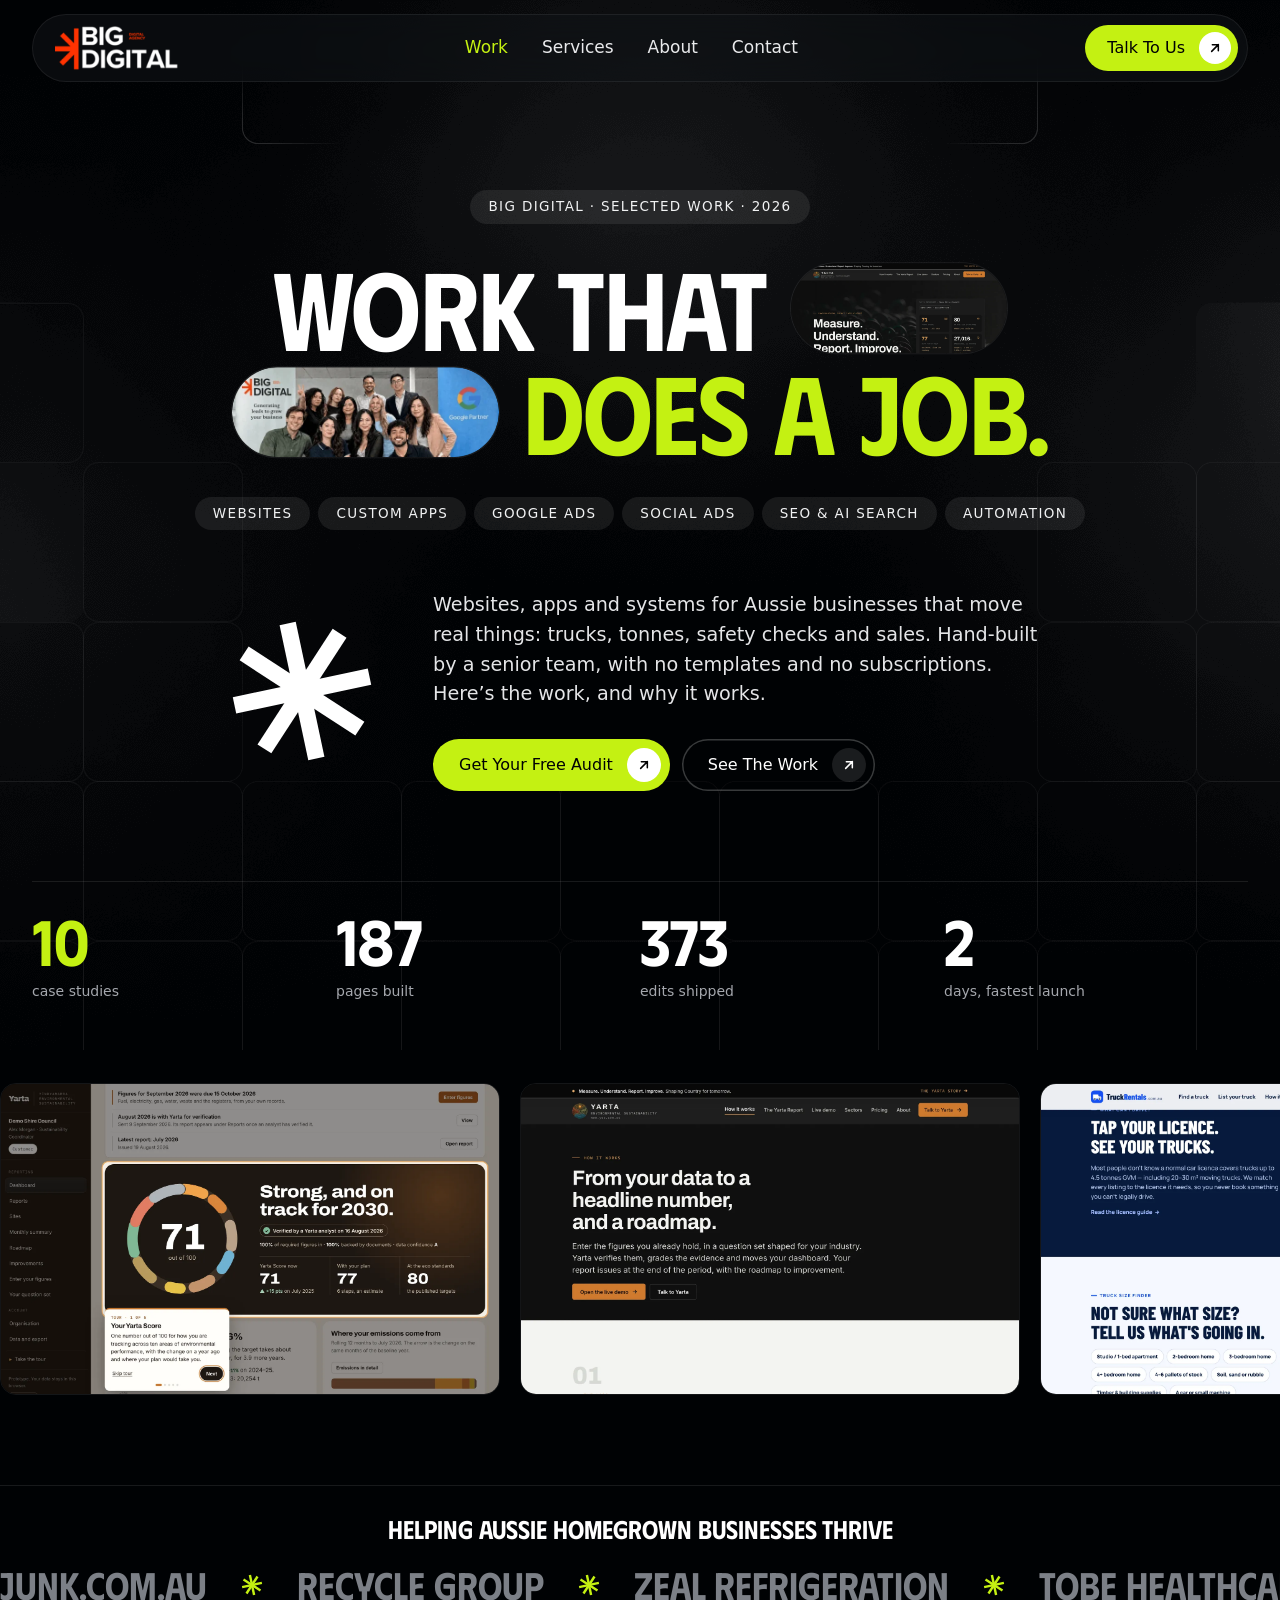
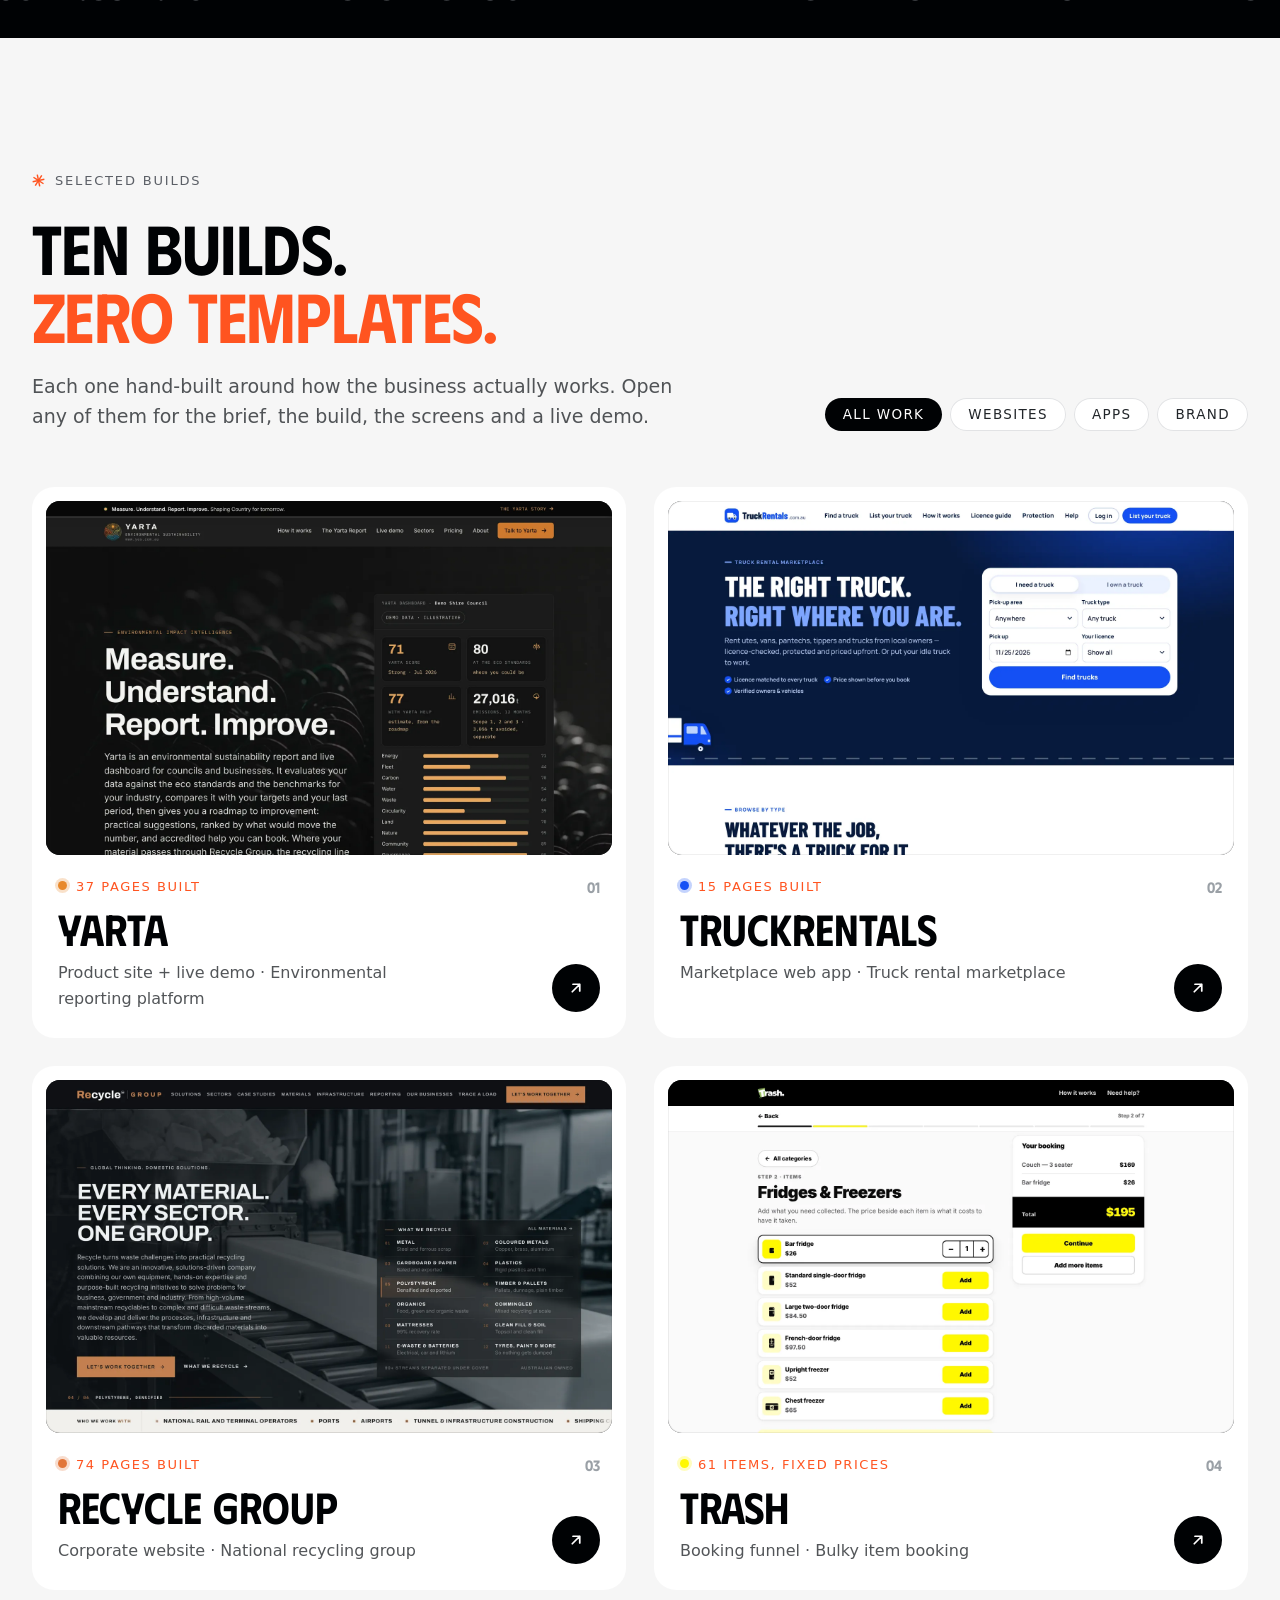
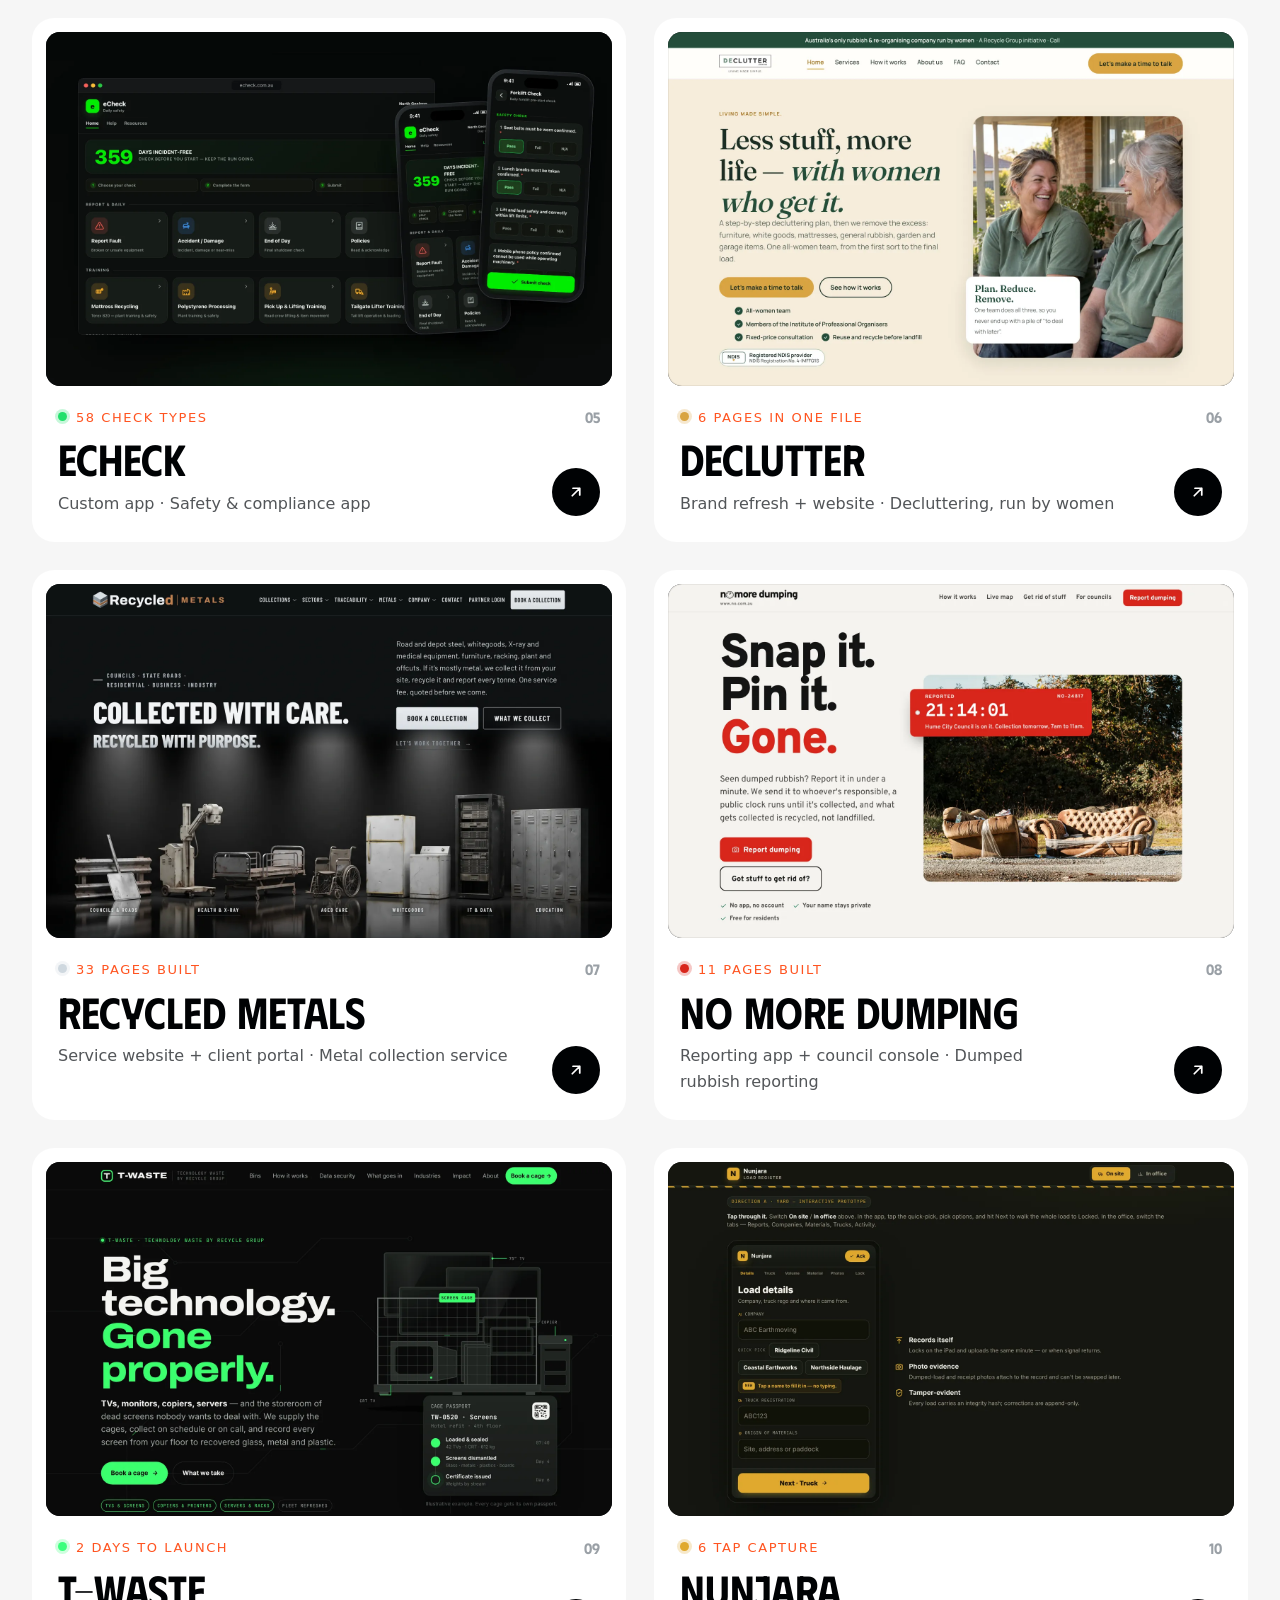
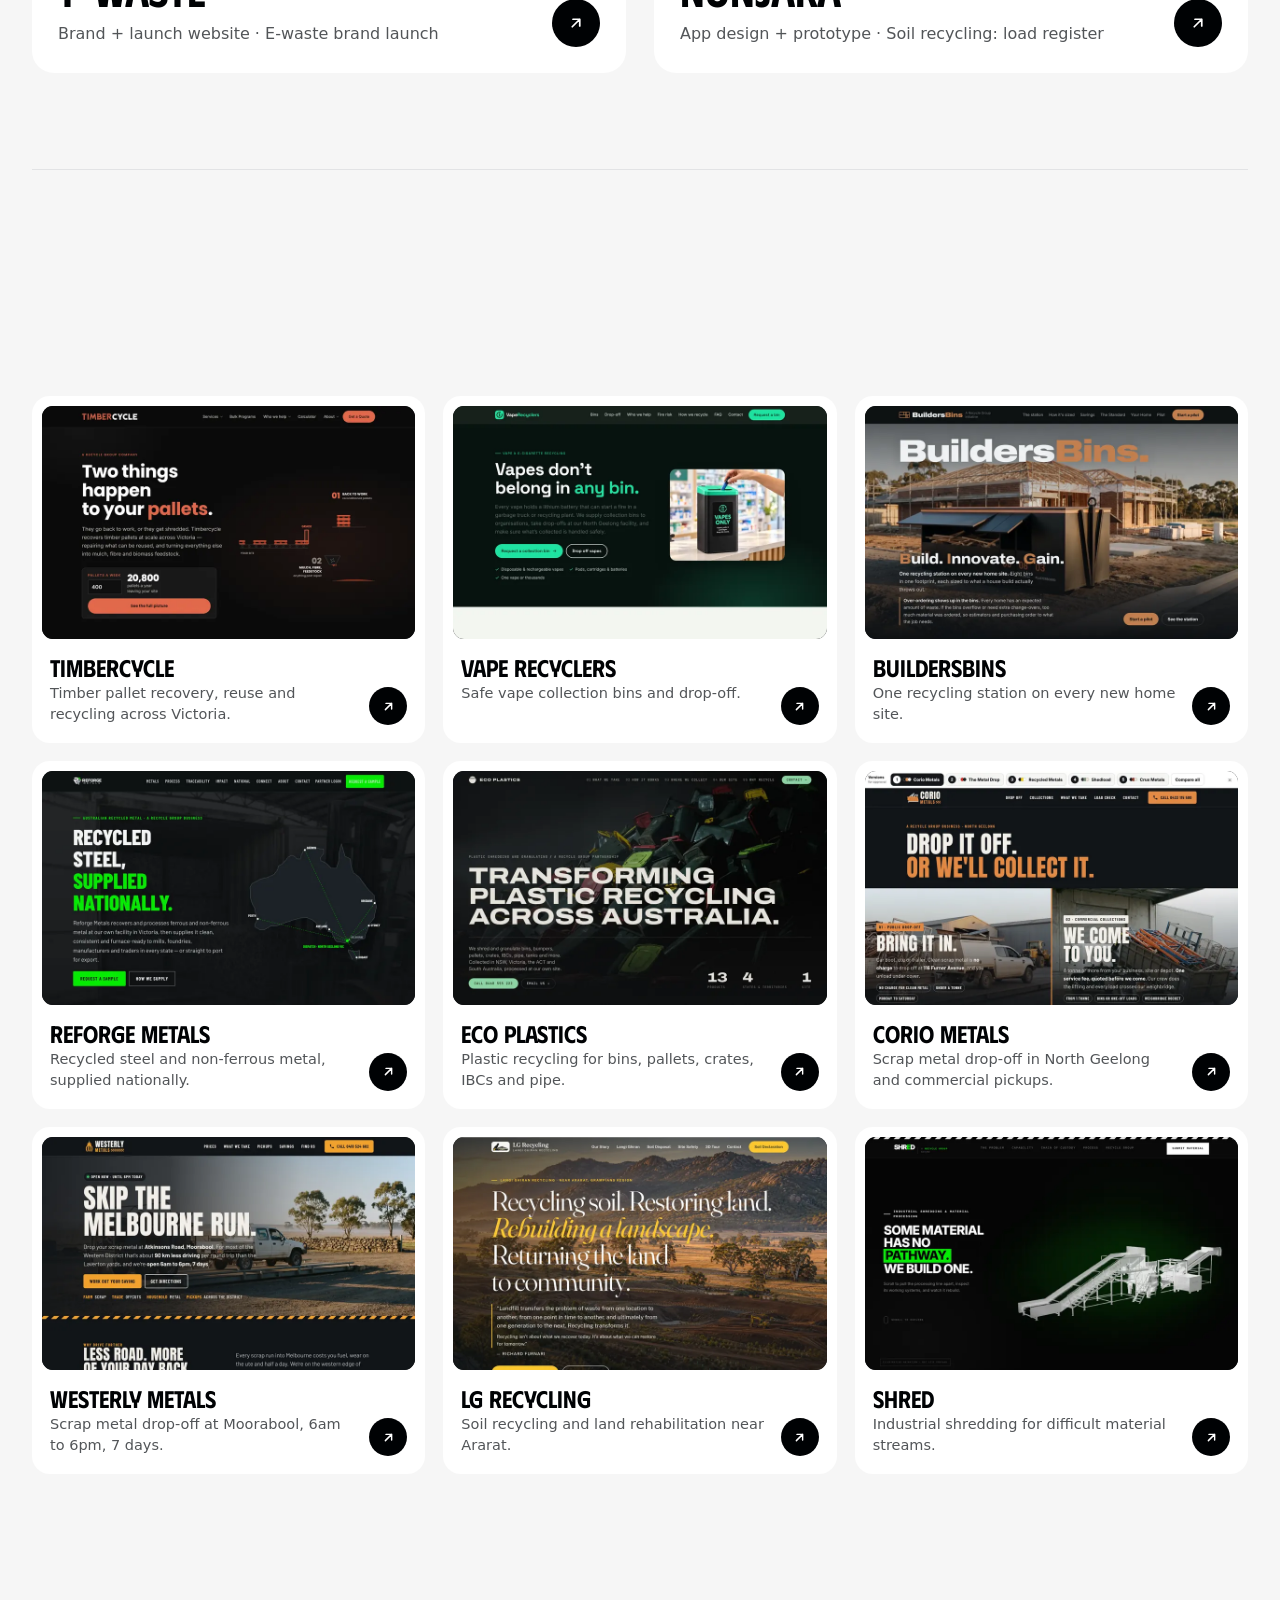
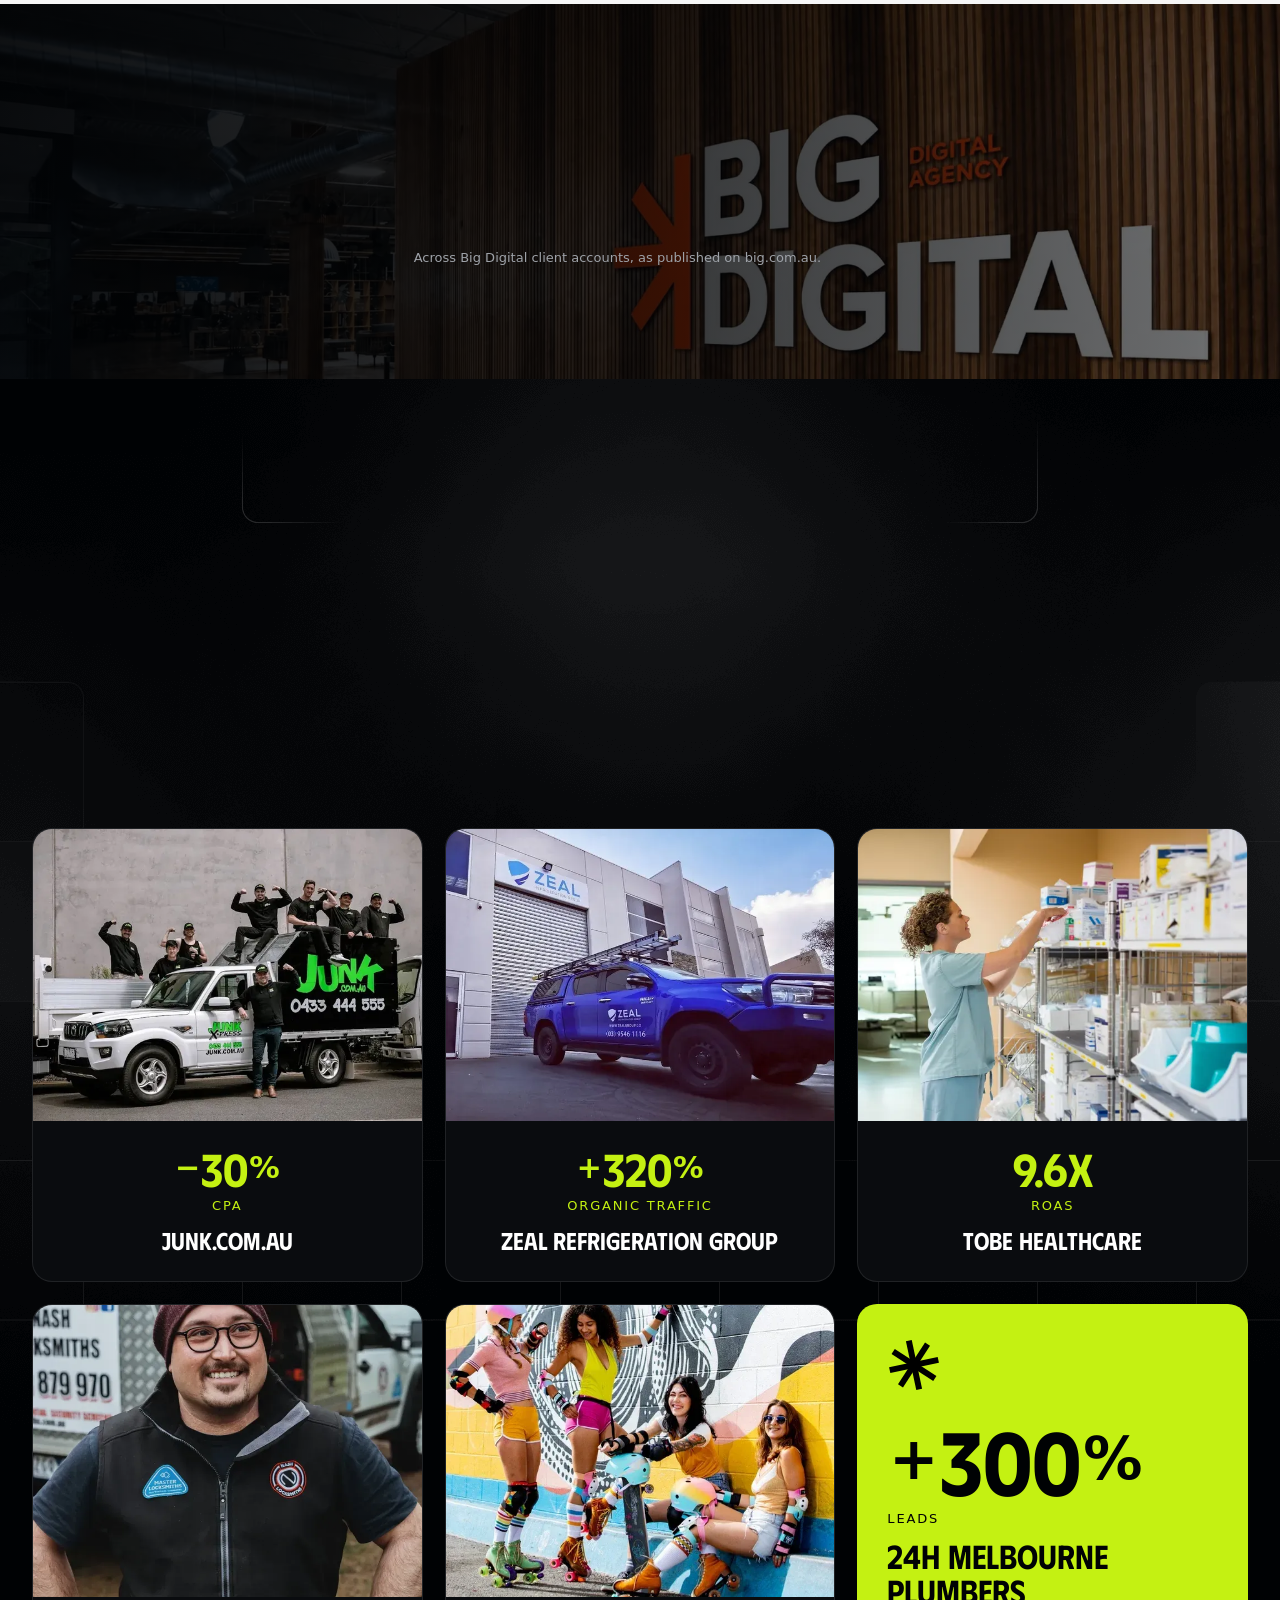
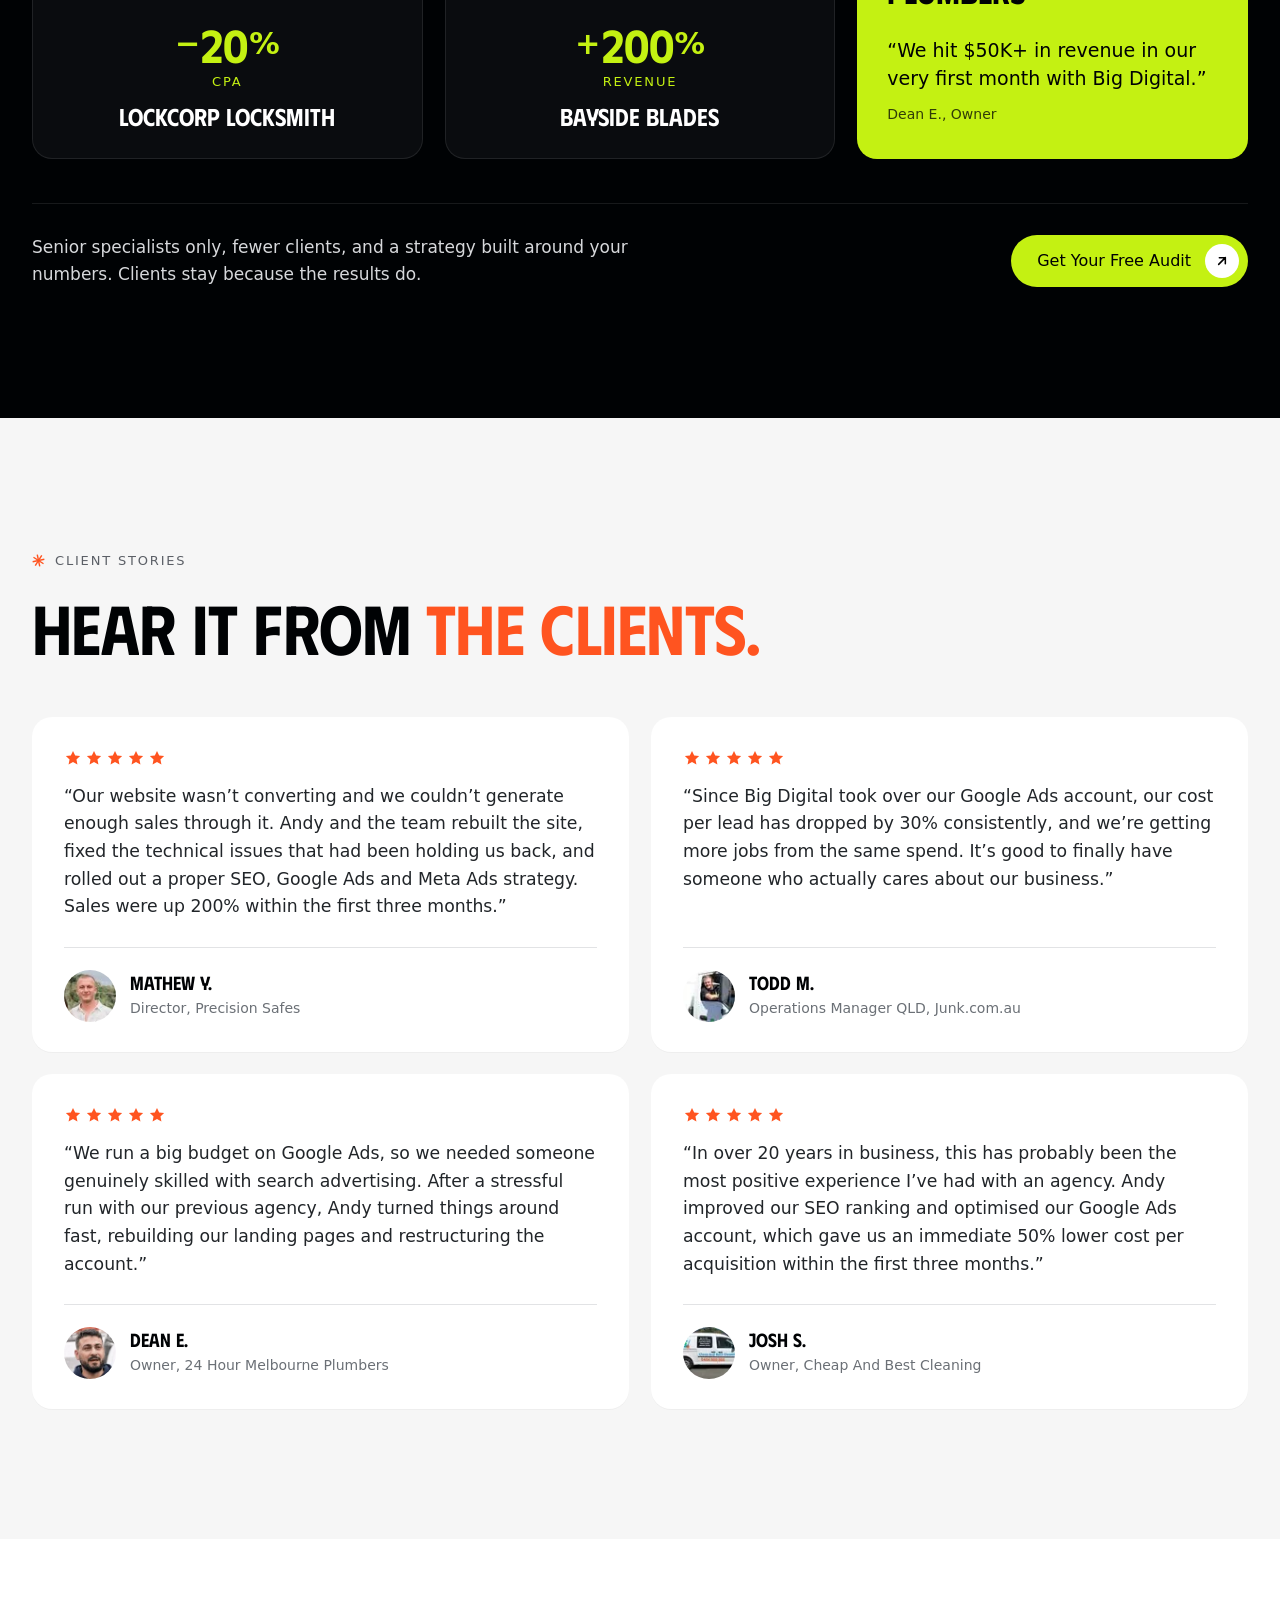
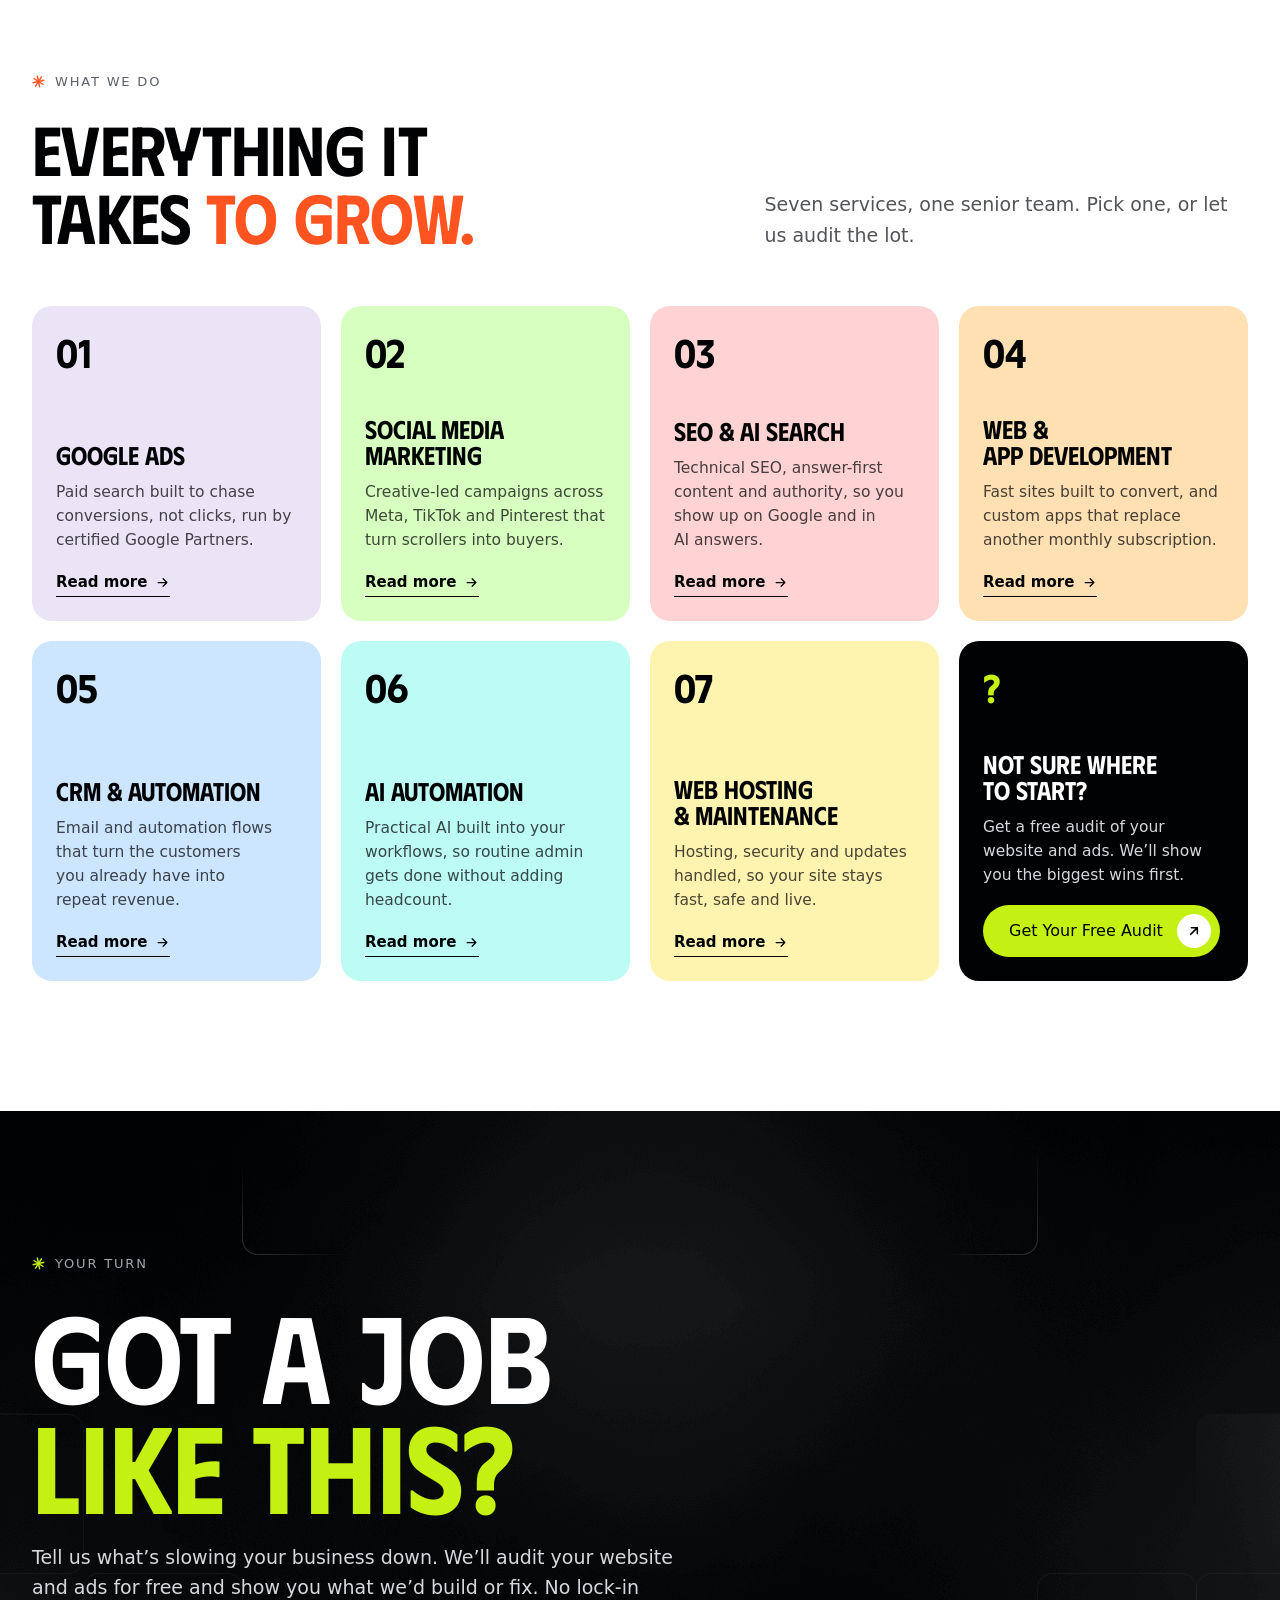
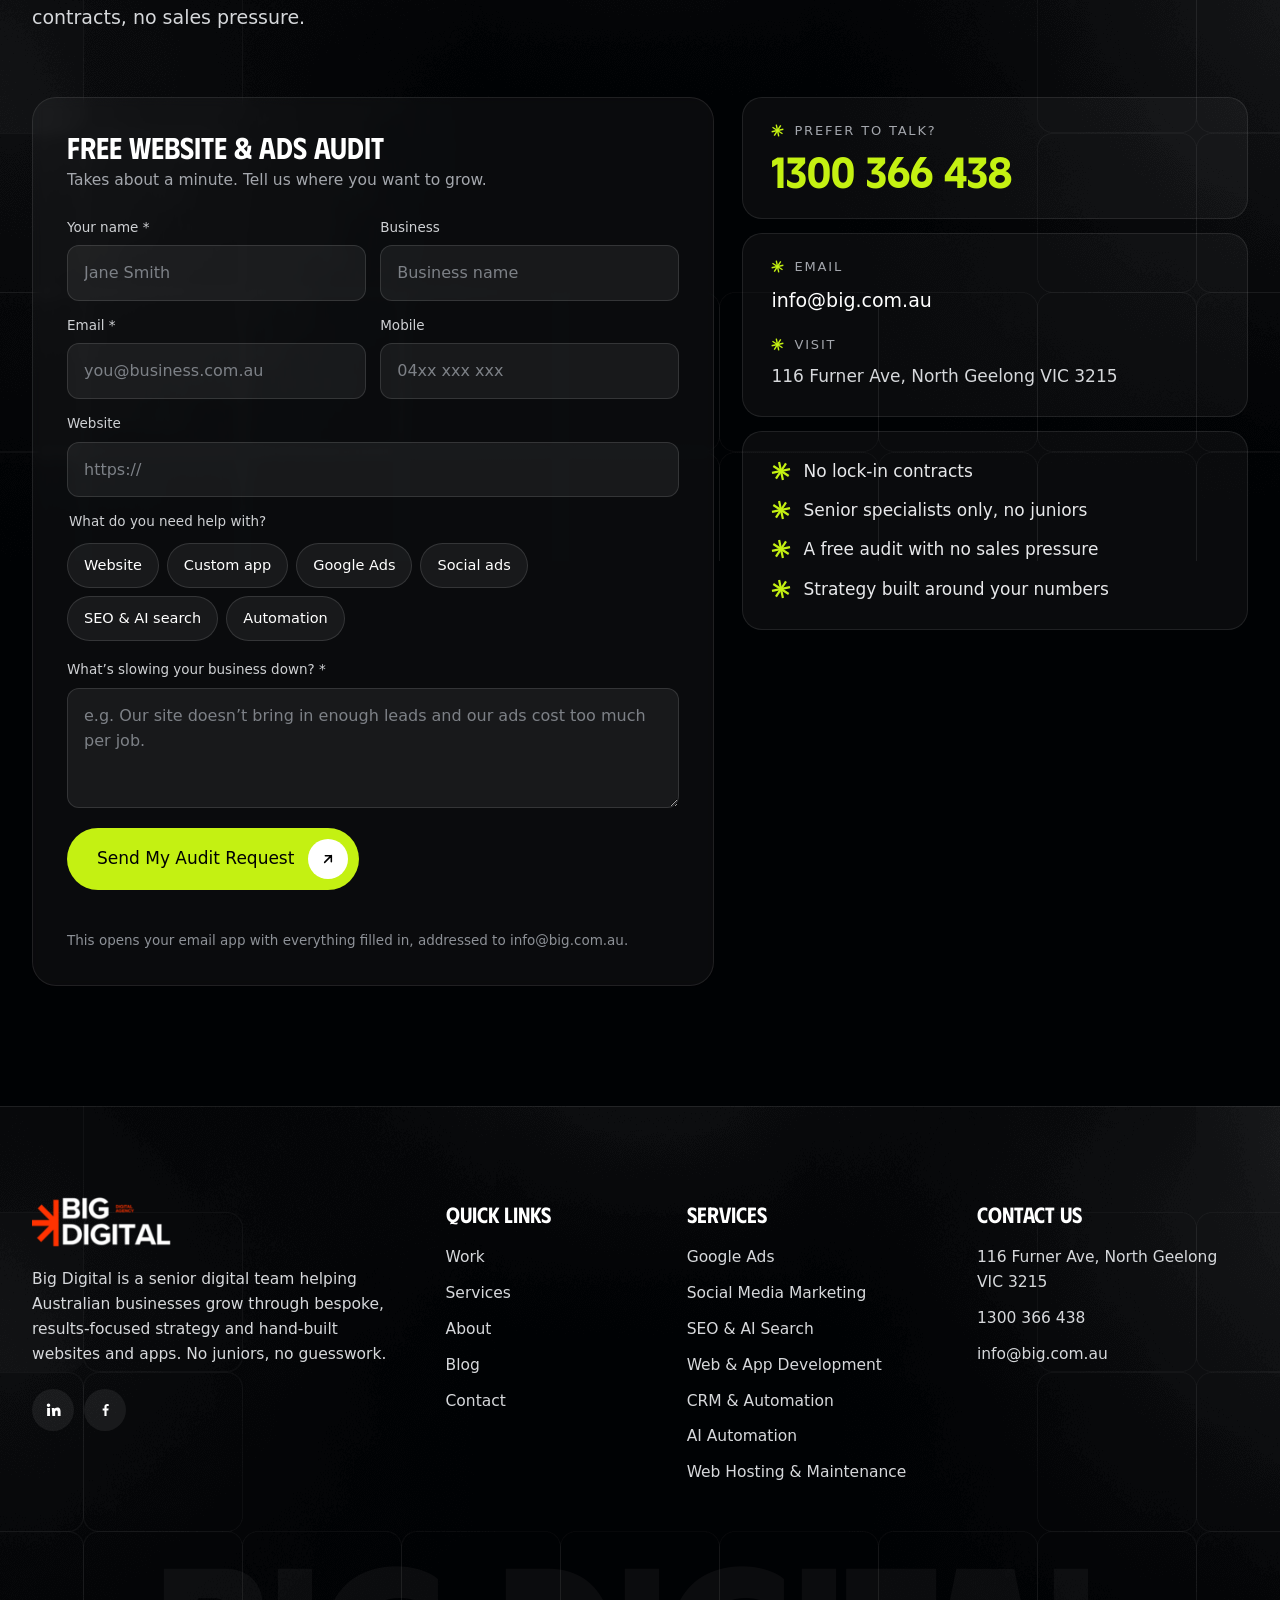
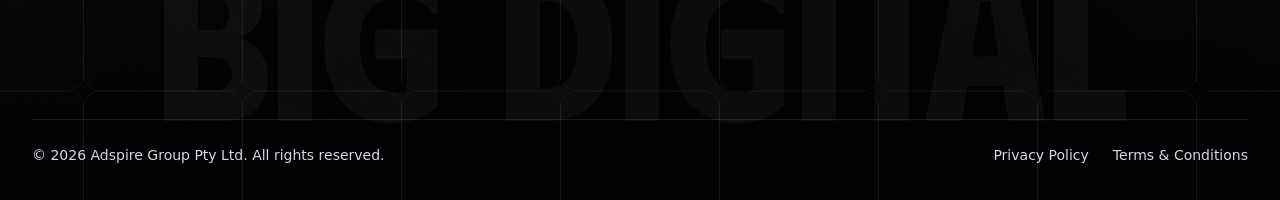
<file: index.html>
<!doctype html>
<html lang="en-AU"><head>
<meta charset="utf-8"><meta name="viewport" content="width=device-width,initial-scale=1">
<title>Our Work | Big Digital</title><meta name="description" content="Websites, apps and growth results from Big Digital: senior-led digital for Australian businesses. Get a free website and ads audit.">
<meta property="og:title" content="Our Work | Big Digital"><meta property="og:description" content="Websites, apps and growth results from Big Digital: senior-led digital for Australian businesses. Get a free website and ads audit."><meta property="og:type" content="website">
<meta property="og:image" content="https://rdodeployme.github.io/big-media-case-studies/img/bd-results.webp"><meta name="theme-color" content="#000204">
<link rel="icon" href="assets/favicon.svg" type="image/svg+xml">
<link rel="preconnect" href="https://fonts.googleapis.com"><link rel="preconnect" href="https://fonts.gstatic.com" crossorigin>
<link href="https://fonts.googleapis.com/css2?family=Google+Sans:wght@400;500;600;700&family=Phudu:wght@500;600;700&display=swap" rel="stylesheet">
<link rel="stylesheet" href="assets/site.css">
<style>:root{--a:#C4F112;--a-ink:#000204;--a-dark:#212529}</style>
</head><body class="">
<div class="prog" aria-hidden="true"></div>
<header class="top"><div class="wrap"><div class="bar">
  <a class="logo" href="./" aria-label="Big Digital: our work"><img src="img/bd-logo.png" alt="Big Digital" width="156" height="56"></a>
  <nav class="nav" aria-label="Main"><a class="on" href="#work">Work</a><a href="#services">Services</a><a href="https://big.com.au/about/" target="_blank" rel="noopener">About</a><a href="#contact">Contact</a></nav>
  <a class="btn " href="#contact">Talk To Us<span class="ic"><svg viewBox="0 0 24 24" fill="none" stroke="currentColor" stroke-width="2.3" stroke-linecap="round" stroke-linejoin="round"><path d="M7 17 17 7M8 7h9v9"/></svg></span></a>
</div></div></header>
<main>
<section class="hero pat">
  <div class="vert"><a href="https://www.linkedin.com/company/big-digital-aus/" target="_blank" rel="noopener">LinkedIn</a><a href="https://www.facebook.com/profile.php?id=61585934444174" target="_blank" rel="noopener">Facebook</a></div>
  <div class="wrap">
  <div class="tagline rv"><span class="chip">Big Digital · Selected work · 2026</span></div>
  <h1 class="rv d1"><span class="ln">Work that <span class="cap"><img src="img/yarta-hero.webp" alt=""></span></span><span class="ln"><span class="cap team"><img src="img/bd-team.webp" alt="The Big Digital team"></span><em>does a job.</em></span></h1>
  <div class="tags rv d2"><span class="chip">Websites</span><span class="chip">Custom apps</span><span class="chip">Google Ads</span><span class="chip">Social ads</span><span class="chip">SEO &amp; AI search</span><span class="chip">Automation</span></div>
  <div class="hero-sub"><img class="ast spin" src="img/bd-asterisk.svg" alt="" width="150" height="150">
    <div class="rv d3"><p>Websites, apps and systems for Aussie businesses that move real things: trucks, tonnes, safety checks and sales. Hand-built by a senior team, with no templates and no subscriptions. Here’s the work, and why it works.</p>
    <div class="ctas"><a class="btn " href="#contact">Get Your Free Audit<span class="ic"><svg viewBox="0 0 24 24" fill="none" stroke="currentColor" stroke-width="2.3" stroke-linecap="round" stroke-linejoin="round"><path d="M7 17 17 7M8 7h9v9"/></svg></span></a><a class="btn ghost" href="#work">See The Work<span class="ic"><svg viewBox="0 0 24 24" fill="none" stroke="currentColor" stroke-width="2.3" stroke-linecap="round" stroke-linejoin="round"><path d="M7 17 17 7M8 7h9v9"/></svg></span></a></div></div></div>
  <div class="agg countme rv"><div><b data-n="10">10</b><span>case studies</span></div><div><b data-n="187">187</b><span>pages built</span></div><div><b data-n="373">373</b><span>edits shipped</span></div><div><b data-n="2">2</b><span>days, fastest launch</span></div></div>
  </div>
  <div class="reel" aria-hidden="true"><div class="tr"><img src="img/yarta-demo.webp" alt="" loading="lazy"><img src="img/yarta-how.webp" alt="" loading="lazy"><img src="img/truck-licence.webp" alt="" loading="lazy"><img src="img/truck-list.webp" alt="" loading="lazy"><img src="img/recycle-materials.webp" alt="" loading="lazy"><img src="img/recycle-trace.webp" alt="" loading="lazy"><img src="img/trash-items.webp" alt="" loading="lazy"><img src="img/trash-hero.webp" alt="" loading="lazy"><img src="img/echeck-scene-checks.webp" alt="" loading="lazy"><img src="img/echeck-scene-desk.webp" alt="" loading="lazy"><img src="img/dec-personal.webp" alt="" loading="lazy"><img src="img/dec-space.webp" alt="" loading="lazy"><img src="img/steel-process.webp" alt="" loading="lazy"><img src="img/metals-book.webp" alt="" loading="lazy"><img src="img/nmd-taps.webp" alt="" loading="lazy"><img src="img/nmd-after.webp" alt="" loading="lazy"><img src="img/twaste-tv.webp" alt="" loading="lazy"><img src="img/twaste-what.webp" alt="" loading="lazy"><img src="img/nun-a-truck.webp" alt="" loading="lazy"><img src="img/nun-a-office.webp" alt="" loading="lazy"><img src="img/yarta-demo.webp" alt="" loading="lazy"><img src="img/yarta-how.webp" alt="" loading="lazy"><img src="img/truck-licence.webp" alt="" loading="lazy"><img src="img/truck-list.webp" alt="" loading="lazy"><img src="img/recycle-materials.webp" alt="" loading="lazy"><img src="img/recycle-trace.webp" alt="" loading="lazy"><img src="img/trash-items.webp" alt="" loading="lazy"><img src="img/trash-hero.webp" alt="" loading="lazy"><img src="img/echeck-scene-checks.webp" alt="" loading="lazy"><img src="img/echeck-scene-desk.webp" alt="" loading="lazy"><img src="img/dec-personal.webp" alt="" loading="lazy"><img src="img/dec-space.webp" alt="" loading="lazy"><img src="img/steel-process.webp" alt="" loading="lazy"><img src="img/metals-book.webp" alt="" loading="lazy"><img src="img/nmd-taps.webp" alt="" loading="lazy"><img src="img/nmd-after.webp" alt="" loading="lazy"><img src="img/twaste-tv.webp" alt="" loading="lazy"><img src="img/twaste-what.webp" alt="" loading="lazy"><img src="img/nun-a-truck.webp" alt="" loading="lazy"><img src="img/nun-a-office.webp" alt="" loading="lazy"></div></div>
  <div class="marq"><div class="lbl">Helping Aussie homegrown businesses thrive</div><div class="tr" aria-hidden="true"><span>Junk.com.au</span><span>Recycle Group</span><span>Zeal Refrigeration</span><span>Tobe Healthcare</span><span>24H Melbourne Plumbers</span><span>Lockcorp</span><span>Bayside Blades</span><span>Precision Safes</span><span>Cheap And Best Cleaning</span><span>The Mattress Recycling Company</span><span>Nunjara</span><span>Hektik Automotive</span><span>Junk.com.au</span><span>Recycle Group</span><span>Zeal Refrigeration</span><span>Tobe Healthcare</span><span>24H Melbourne Plumbers</span><span>Lockcorp</span><span>Bayside Blades</span><span>Precision Safes</span><span>Cheap And Best Cleaning</span><span>The Mattress Recycling Company</span><span>Nunjara</span><span>Hektik Automotive</span></div></div>
</section>

<section class="sec light" id="work"><div class="wrap">
  <div class="sec-head"><div><div class="k rv">Selected builds</div><h2 class="h2 rv d1">Ten builds. <em>Zero templates.</em></h2>
  <p class="lead rv d2">Each one hand-built around how the business actually works. Open any of them for the brief, the build, the screens and a live demo.</p></div>
  <div class="filters rv" role="group" aria-label="Filter the work"><button class="chip" data-f="all" aria-pressed="true">All work</button><button class="chip" data-f="web" aria-pressed="false">Websites</button><button class="chip" data-f="app" aria-pressed="false">Apps</button><button class="chip" data-f="brand" aria-pressed="false">Brand</button></div></div>
  <div class="cards"><a class="card rv" href="yarta/" data-f="web app" style="--c:#e8892c">
<span class="shot"><img src="img/yarta-hero.webp" alt="Yarta: Environmental reporting platform" loading="lazy" width="1600" height="1000"></span>
<span class="row1"><span class="metric"><span class="dot"></span>37 pages built</span><span class="n">01</span></span>
<h3>Yarta</h3><p>Product site + live demo · Environmental reporting platform</p><span class="go"><svg viewBox="0 0 24 24" fill="none" stroke="currentColor" stroke-width="2.3" stroke-linecap="round" stroke-linejoin="round"><path d="M7 17 17 7M8 7h9v9"/></svg></span></a><a class="card rv d1" href="truckrentals/" data-f="web app" style="--c:#1450F5">
<span class="shot"><img src="img/truck-hero.webp" alt="TruckRentals: Truck rental marketplace" loading="lazy" width="1600" height="1000"></span>
<span class="row1"><span class="metric"><span class="dot"></span>15 pages built</span><span class="n">02</span></span>
<h3>TruckRentals</h3><p>Marketplace web app · Truck rental marketplace</p><span class="go"><svg viewBox="0 0 24 24" fill="none" stroke="currentColor" stroke-width="2.3" stroke-linecap="round" stroke-linejoin="round"><path d="M7 17 17 7M8 7h9v9"/></svg></span></a><a class="card rv" href="recycle-group/" data-f="web" style="--c:#e2763a">
<span class="shot"><img src="img/recycle-hero.webp" alt="Recycle Group: National recycling group" loading="lazy" width="1600" height="1000"></span>
<span class="row1"><span class="metric"><span class="dot"></span>74 pages built</span><span class="n">03</span></span>
<h3>Recycle Group</h3><p>Corporate website · National recycling group</p><span class="go"><svg viewBox="0 0 24 24" fill="none" stroke="currentColor" stroke-width="2.3" stroke-linecap="round" stroke-linejoin="round"><path d="M7 17 17 7M8 7h9v9"/></svg></span></a><a class="card rv d1" href="trash/" data-f="web app" style="--c:#FFF800">
<span class="shot"><img src="img/trash-cart.webp" alt="Trash: Bulky item booking" loading="lazy" width="1600" height="1000"></span>
<span class="row1"><span class="metric"><span class="dot"></span>61 items, fixed prices</span><span class="n">04</span></span>
<h3>Trash</h3><p>Booking funnel · Bulky item booking</p><span class="go"><svg viewBox="0 0 24 24" fill="none" stroke="currentColor" stroke-width="2.3" stroke-linecap="round" stroke-linejoin="round"><path d="M7 17 17 7M8 7h9v9"/></svg></span></a><a class="card rv" href="echeck/" data-f="app" style="--c:#22e06b">
<span class="shot"><img src="img/echeck-scene-hero.webp" alt="eCheck: Safety &amp; compliance app" loading="lazy" width="1600" height="1000"></span>
<span class="row1"><span class="metric"><span class="dot"></span>58 check types</span><span class="n">05</span></span>
<h3>eCheck</h3><p>Custom app · Safety &amp; compliance app</p><span class="go"><svg viewBox="0 0 24 24" fill="none" stroke="currentColor" stroke-width="2.3" stroke-linecap="round" stroke-linejoin="round"><path d="M7 17 17 7M8 7h9v9"/></svg></span></a><a class="card rv d1" href="declutter/" data-f="web brand" style="--c:#D9A441">
<span class="shot"><img src="img/dec-hero.webp" alt="Declutter: Decluttering, run by women" loading="lazy" width="1600" height="1000"></span>
<span class="row1"><span class="metric"><span class="dot"></span>6 pages in one file</span><span class="n">06</span></span>
<h3>Declutter</h3><p>Brand refresh + website · Decluttering, run by women</p><span class="go"><svg viewBox="0 0 24 24" fill="none" stroke="currentColor" stroke-width="2.3" stroke-linecap="round" stroke-linejoin="round"><path d="M7 17 17 7M8 7h9v9"/></svg></span></a><a class="card rv" href="recycled-metals/" data-f="web" style="--c:#cfd8df">
<span class="shot"><img src="img/metals-hero.webp" alt="Recycled Metals: Metal collection service" loading="lazy" width="1600" height="1000"></span>
<span class="row1"><span class="metric"><span class="dot"></span>33 pages built</span><span class="n">07</span></span>
<h3>Recycled Metals</h3><p>Service website + client portal · Metal collection service</p><span class="go"><svg viewBox="0 0 24 24" fill="none" stroke="currentColor" stroke-width="2.3" stroke-linecap="round" stroke-linejoin="round"><path d="M7 17 17 7M8 7h9v9"/></svg></span></a><a class="card rv d1" href="no-more-dumping/" data-f="app web" style="--c:#D8261C">
<span class="shot"><img src="img/nmd-hero.webp" alt="No More Dumping: Dumped rubbish reporting" loading="lazy" width="1600" height="1000"></span>
<span class="row1"><span class="metric"><span class="dot"></span>11 pages built</span><span class="n">08</span></span>
<h3>No More Dumping</h3><p>Reporting app + council console · Dumped rubbish reporting</p><span class="go"><svg viewBox="0 0 24 24" fill="none" stroke="currentColor" stroke-width="2.3" stroke-linecap="round" stroke-linejoin="round"><path d="M7 17 17 7M8 7h9v9"/></svg></span></a><a class="card rv" href="t-waste/" data-f="web brand" style="--c:#3cff7d">
<span class="shot"><img src="img/twaste-hero.webp" alt="T-Waste: E-waste brand launch" loading="lazy" width="1600" height="1000"></span>
<span class="row1"><span class="metric"><span class="dot"></span>2 days to launch</span><span class="n">09</span></span>
<h3>T-Waste</h3><p>Brand + launch website · E-waste brand launch</p><span class="go"><svg viewBox="0 0 24 24" fill="none" stroke="currentColor" stroke-width="2.3" stroke-linecap="round" stroke-linejoin="round"><path d="M7 17 17 7M8 7h9v9"/></svg></span></a><a class="card rv d1" href="nunjara/" data-f="app" style="--c:#e0a92e">
<span class="shot"><img src="img/nun-a-field.webp" alt="Nunjara: Soil recycling: load register" loading="lazy" width="1600" height="1000"></span>
<span class="row1"><span class="metric"><span class="dot"></span>6 tap capture</span><span class="n">10</span></span>
<h3>Nunjara</h3><p>App design + prototype · Soil recycling: load register</p><span class="go"><svg viewBox="0 0 24 24" fill="none" stroke="currentColor" stroke-width="2.3" stroke-linecap="round" stroke-linejoin="round"><path d="M7 17 17 7M8 7h9v9"/></svg></span></a></div>
  <div class="more" id="more-sites"><div class="more-head"><div><div class="k rv">More sites, live now</div><h3 class="rv d1">Plus 9 more brand sites, <em>each one hand-built.</em></h3></div>
  <p class="rv d2">No templates here either. Tap any of them to open the live site.</p></div>
  <div class="mgrid"><a class="mt rv" href="https://rdodeployme.github.io/timbercycle-site/" target="_blank" rel="noopener">
<span class="mi"><img src="img/more-timbercycle.webp" alt="Timbercycle" loading="lazy" width="800" height="500"></span>
<span class="mx"><b>Timbercycle</b><span>Timber pallet recovery, reuse and recycling across Victoria.</span></span><span class="go"><svg viewBox="0 0 24 24" fill="none" stroke="currentColor" stroke-width="2.3" stroke-linecap="round" stroke-linejoin="round"><path d="M7 17 17 7M8 7h9v9"/></svg></span></a><a class="mt rv d1" href="https://rdodeployme.github.io/vaperecyclers-com-au/" target="_blank" rel="noopener">
<span class="mi"><img src="img/more-vape.webp" alt="Vape Recyclers" loading="lazy" width="800" height="500"></span>
<span class="mx"><b>Vape Recyclers</b><span>Safe vape collection bins and drop-off.</span></span><span class="go"><svg viewBox="0 0 24 24" fill="none" stroke="currentColor" stroke-width="2.3" stroke-linecap="round" stroke-linejoin="round"><path d="M7 17 17 7M8 7h9v9"/></svg></span></a><a class="mt rv d2" href="https://rdodeployme.github.io/buildbin-com-au/" target="_blank" rel="noopener">
<span class="mi"><img src="img/more-buildbin.webp" alt="BuildersBins" loading="lazy" width="800" height="500"></span>
<span class="mx"><b>BuildersBins</b><span>One recycling station on every new home site.</span></span><span class="go"><svg viewBox="0 0 24 24" fill="none" stroke="currentColor" stroke-width="2.3" stroke-linecap="round" stroke-linejoin="round"><path d="M7 17 17 7M8 7h9v9"/></svg></span></a><a class="mt rv" href="https://rdodeployme.github.io/reforge-metals/" target="_blank" rel="noopener">
<span class="mi"><img src="img/more-reforge.webp" alt="Reforge Metals" loading="lazy" width="800" height="500"></span>
<span class="mx"><b>Reforge Metals</b><span>Recycled steel and non-ferrous metal, supplied nationally.</span></span><span class="go"><svg viewBox="0 0 24 24" fill="none" stroke="currentColor" stroke-width="2.3" stroke-linecap="round" stroke-linejoin="round"><path d="M7 17 17 7M8 7h9v9"/></svg></span></a><a class="mt rv d1" href="https://rdodeployme.github.io/eco-plastics/" target="_blank" rel="noopener">
<span class="mi"><img src="img/more-ecoplastics.webp" alt="Eco Plastics" loading="lazy" width="800" height="500"></span>
<span class="mx"><b>Eco Plastics</b><span>Plastic recycling for bins, pallets, crates, IBCs and pipe.</span></span><span class="go"><svg viewBox="0 0 24 24" fill="none" stroke="currentColor" stroke-width="2.3" stroke-linecap="round" stroke-linejoin="round"><path d="M7 17 17 7M8 7h9v9"/></svg></span></a><a class="mt rv d2" href="https://rdodeployme.github.io/corio-metals/" target="_blank" rel="noopener">
<span class="mi"><img src="img/more-corio.webp" alt="Corio Metals" loading="lazy" width="800" height="500"></span>
<span class="mx"><b>Corio Metals</b><span>Scrap metal drop-off in North Geelong and commercial pickups.</span></span><span class="go"><svg viewBox="0 0 24 24" fill="none" stroke="currentColor" stroke-width="2.3" stroke-linecap="round" stroke-linejoin="round"><path d="M7 17 17 7M8 7h9v9"/></svg></span></a><a class="mt rv" href="https://rdodeployme.github.io/westerly-metals/" target="_blank" rel="noopener">
<span class="mi"><img src="img/more-westerly.webp" alt="Westerly Metals" loading="lazy" width="800" height="500"></span>
<span class="mx"><b>Westerly Metals</b><span>Scrap metal drop-off at Moorabool, 6am to 6pm, 7 days.</span></span><span class="go"><svg viewBox="0 0 24 24" fill="none" stroke="currentColor" stroke-width="2.3" stroke-linecap="round" stroke-linejoin="round"><path d="M7 17 17 7M8 7h9v9"/></svg></span></a><a class="mt rv d1" href="https://rdodeployme.github.io/Langi-Ghiran/" target="_blank" rel="noopener">
<span class="mi"><img src="img/more-lg.webp" alt="LG Recycling" loading="lazy" width="800" height="500"></span>
<span class="mx"><b>LG Recycling</b><span>Soil recycling and land rehabilitation near Ararat.</span></span><span class="go"><svg viewBox="0 0 24 24" fill="none" stroke="currentColor" stroke-width="2.3" stroke-linecap="round" stroke-linejoin="round"><path d="M7 17 17 7M8 7h9v9"/></svg></span></a><a class="mt rv d2" href="https://rdodeployme.github.io/shred-onepager/" target="_blank" rel="noopener">
<span class="mi"><img src="img/more-shred.webp" alt="SHRED" loading="lazy" width="800" height="500"></span>
<span class="mx"><b>SHRED</b><span>Industrial shredding for difficult material streams.</span></span><span class="go"><svg viewBox="0 0 24 24" fill="none" stroke="currentColor" stroke-width="2.3" stroke-linecap="round" stroke-linejoin="round"><path d="M7 17 17 7M8 7h9v9"/></svg></span></a></div></div>
</div></section>

<section class="results" style="background-image:url(img/bd-results.webp)"><div class="wrap">
  <h2 class="rv">Proven results<br>by the numbers</h2>
  <div class="nums countme"><div class="rv d0"><b><span data-n="7.2" data-d="1">7.2</span></b><span class="lbl">Average ROAS</span></div><div class="rv d1"><b><span data-n="500" data-d="0">500</span>K<i class="sy">+</i></b><span class="lbl">Sales orders</span></div><div class="rv d2"><b><span data-n="650" data-d="0">650</span>K<i class="sy">+</i></b><span class="lbl">Leads generated</span></div><div class="rv d3"><b><span data-n="200" data-d="0">200</span>M<i class="sy">+</i></b><span class="lbl">Revenue driven</span></div><small>Across Big Digital client accounts, as published on big.com.au.</small></div>
</div></section>

<section class="sec pat" id="growth"><div class="wrap">
  <div class="k rv">Grown by Big Digital</div><h2 class="h2 rv d1" style="max-width:16ch">Ads and SEO that <em>pay their way.</em></h2>
  <p class="lead rv d2">The same senior team runs Google Ads, social, SEO and email for homegrown Aussie brands. A few of the headline results:</p>
  <div class="grow"><article class="gcard rv"><div class="ph"><img src="img/grow-junk.webp" alt="Junk.com.au" loading="lazy"></div>
<div class="tx"><div class="m"><i class="sy">−</i>30<i class="sy">%</i></div><span class="ml">CPA</span><h3>Junk.com.au</h3></div></article><article class="gcard rv d1"><div class="ph"><img src="img/grow-zeal.webp" alt="Zeal Refrigeration Group" loading="lazy"></div>
<div class="tx"><div class="m"><i class="sy">+</i>320<i class="sy">%</i></div><span class="ml">Organic traffic</span><h3>Zeal Refrigeration Group</h3></div></article><article class="gcard rv d2"><div class="ph"><img src="img/grow-tobe.webp" alt="Tobe Healthcare" loading="lazy"></div>
<div class="tx"><div class="m">9.6x</div><span class="ml">ROAS</span><h3>Tobe Healthcare</h3></div></article><article class="gcard rv"><div class="ph"><img src="img/grow-lockcorp.webp" alt="Lockcorp Locksmith" loading="lazy"></div>
<div class="tx"><div class="m"><i class="sy">−</i>20<i class="sy">%</i></div><span class="ml">CPA</span><h3>Lockcorp Locksmith</h3></div></article><article class="gcard rv d1"><div class="ph"><img src="img/grow-bayside.webp" alt="Bayside Blades" loading="lazy"></div>
<div class="tx"><div class="m"><i class="sy">+</i>200<i class="sy">%</i></div><span class="ml">Revenue</span><h3>Bayside Blades</h3></div></article><article class="gcard feat2 rv d2"><img class="ast2" src="img/bd-asterisk.svg" alt="" width="54" height="54">
<div><div class="m"><i class="sy">+</i>300<i class="sy">%</i></div><span class="ml">Leads</span><h3>24H Melbourne Plumbers</h3>
<blockquote>“We hit $50K+ in revenue in our very first month with Big Digital.”<cite>Dean E., Owner</cite></blockquote></div></article></div>
  <div class="grow-foot rv"><p>Senior specialists only, fewer clients, and a strategy built around your numbers. Clients stay because the results do.</p><a class="btn " href="#contact">Get Your Free Audit<span class="ic"><svg viewBox="0 0 24 24" fill="none" stroke="currentColor" stroke-width="2.3" stroke-linecap="round" stroke-linejoin="round"><path d="M7 17 17 7M8 7h9v9"/></svg></span></a></div>
</div></section>

<section class="sec light" id="clients"><div class="wrap">
  <div class="k rv">Client stories</div><h2 class="h2 rv d1">Hear it from <em>the clients.</em></h2>
  <div class="quotes"><figure class="q rv"><div><div class="stars" aria-label="5 stars"><svg viewBox="0 0 24 24" fill="currentColor"><path d="M12 2.5l2.9 6.1 6.6.8-4.9 4.6 1.3 6.6L12 17.3l-5.9 3.3 1.3-6.6-4.9-4.6 6.6-.8z"/></svg><svg viewBox="0 0 24 24" fill="currentColor"><path d="M12 2.5l2.9 6.1 6.6.8-4.9 4.6 1.3 6.6L12 17.3l-5.9 3.3 1.3-6.6-4.9-4.6 6.6-.8z"/></svg><svg viewBox="0 0 24 24" fill="currentColor"><path d="M12 2.5l2.9 6.1 6.6.8-4.9 4.6 1.3 6.6L12 17.3l-5.9 3.3 1.3-6.6-4.9-4.6 6.6-.8z"/></svg><svg viewBox="0 0 24 24" fill="currentColor"><path d="M12 2.5l2.9 6.1 6.6.8-4.9 4.6 1.3 6.6L12 17.3l-5.9 3.3 1.3-6.6-4.9-4.6 6.6-.8z"/></svg><svg viewBox="0 0 24 24" fill="currentColor"><path d="M12 2.5l2.9 6.1 6.6.8-4.9 4.6 1.3 6.6L12 17.3l-5.9 3.3 1.3-6.6-4.9-4.6 6.6-.8z"/></svg></div><blockquote>“Our website wasn’t converting and we couldn’t generate enough sales through it. Andy and the team rebuilt the site, fixed the technical issues that had been holding us back, and rolled out a proper SEO, Google Ads and Meta Ads strategy. Sales were up 200% within the first three months.”</blockquote></div>
<figcaption class="who"><img src="img/t-mathew.webp" alt="" width="52" height="52" loading="lazy"><div><b>Mathew Y.</b><span>Director, Precision Safes</span></div></figcaption></figure><figure class="q rv d1"><div><div class="stars" aria-label="5 stars"><svg viewBox="0 0 24 24" fill="currentColor"><path d="M12 2.5l2.9 6.1 6.6.8-4.9 4.6 1.3 6.6L12 17.3l-5.9 3.3 1.3-6.6-4.9-4.6 6.6-.8z"/></svg><svg viewBox="0 0 24 24" fill="currentColor"><path d="M12 2.5l2.9 6.1 6.6.8-4.9 4.6 1.3 6.6L12 17.3l-5.9 3.3 1.3-6.6-4.9-4.6 6.6-.8z"/></svg><svg viewBox="0 0 24 24" fill="currentColor"><path d="M12 2.5l2.9 6.1 6.6.8-4.9 4.6 1.3 6.6L12 17.3l-5.9 3.3 1.3-6.6-4.9-4.6 6.6-.8z"/></svg><svg viewBox="0 0 24 24" fill="currentColor"><path d="M12 2.5l2.9 6.1 6.6.8-4.9 4.6 1.3 6.6L12 17.3l-5.9 3.3 1.3-6.6-4.9-4.6 6.6-.8z"/></svg><svg viewBox="0 0 24 24" fill="currentColor"><path d="M12 2.5l2.9 6.1 6.6.8-4.9 4.6 1.3 6.6L12 17.3l-5.9 3.3 1.3-6.6-4.9-4.6 6.6-.8z"/></svg></div><blockquote>“Since Big Digital took over our Google Ads account, our cost per lead has dropped by 30% consistently, and we’re getting more jobs from the same spend. It’s good to finally have someone who actually cares about our business.”</blockquote></div>
<figcaption class="who"><img src="img/t-todd.webp" alt="" width="52" height="52" loading="lazy"><div><b>Todd M.</b><span>Operations Manager QLD, Junk.com.au</span></div></figcaption></figure><figure class="q rv"><div><div class="stars" aria-label="5 stars"><svg viewBox="0 0 24 24" fill="currentColor"><path d="M12 2.5l2.9 6.1 6.6.8-4.9 4.6 1.3 6.6L12 17.3l-5.9 3.3 1.3-6.6-4.9-4.6 6.6-.8z"/></svg><svg viewBox="0 0 24 24" fill="currentColor"><path d="M12 2.5l2.9 6.1 6.6.8-4.9 4.6 1.3 6.6L12 17.3l-5.9 3.3 1.3-6.6-4.9-4.6 6.6-.8z"/></svg><svg viewBox="0 0 24 24" fill="currentColor"><path d="M12 2.5l2.9 6.1 6.6.8-4.9 4.6 1.3 6.6L12 17.3l-5.9 3.3 1.3-6.6-4.9-4.6 6.6-.8z"/></svg><svg viewBox="0 0 24 24" fill="currentColor"><path d="M12 2.5l2.9 6.1 6.6.8-4.9 4.6 1.3 6.6L12 17.3l-5.9 3.3 1.3-6.6-4.9-4.6 6.6-.8z"/></svg><svg viewBox="0 0 24 24" fill="currentColor"><path d="M12 2.5l2.9 6.1 6.6.8-4.9 4.6 1.3 6.6L12 17.3l-5.9 3.3 1.3-6.6-4.9-4.6 6.6-.8z"/></svg></div><blockquote>“We run a big budget on Google Ads, so we needed someone genuinely skilled with search advertising. After a stressful run with our previous agency, Andy turned things around fast, rebuilding our landing pages and restructuring the account.”</blockquote></div>
<figcaption class="who"><img src="img/t-dean.webp" alt="" width="52" height="52" loading="lazy"><div><b>Dean E.</b><span>Owner, 24 Hour Melbourne Plumbers</span></div></figcaption></figure><figure class="q rv d1"><div><div class="stars" aria-label="5 stars"><svg viewBox="0 0 24 24" fill="currentColor"><path d="M12 2.5l2.9 6.1 6.6.8-4.9 4.6 1.3 6.6L12 17.3l-5.9 3.3 1.3-6.6-4.9-4.6 6.6-.8z"/></svg><svg viewBox="0 0 24 24" fill="currentColor"><path d="M12 2.5l2.9 6.1 6.6.8-4.9 4.6 1.3 6.6L12 17.3l-5.9 3.3 1.3-6.6-4.9-4.6 6.6-.8z"/></svg><svg viewBox="0 0 24 24" fill="currentColor"><path d="M12 2.5l2.9 6.1 6.6.8-4.9 4.6 1.3 6.6L12 17.3l-5.9 3.3 1.3-6.6-4.9-4.6 6.6-.8z"/></svg><svg viewBox="0 0 24 24" fill="currentColor"><path d="M12 2.5l2.9 6.1 6.6.8-4.9 4.6 1.3 6.6L12 17.3l-5.9 3.3 1.3-6.6-4.9-4.6 6.6-.8z"/></svg><svg viewBox="0 0 24 24" fill="currentColor"><path d="M12 2.5l2.9 6.1 6.6.8-4.9 4.6 1.3 6.6L12 17.3l-5.9 3.3 1.3-6.6-4.9-4.6 6.6-.8z"/></svg></div><blockquote>“In over 20 years in business, this has probably been the most positive experience I’ve had with an agency. Andy improved our SEO ranking and optimised our Google Ads account, which gave us an immediate 50% lower cost per acquisition within the first three months.”</blockquote></div>
<figcaption class="who"><img src="img/t-josh.webp" alt="" width="52" height="52" loading="lazy"><div><b>Josh S.</b><span>Owner, Cheap And Best Cleaning</span></div></figcaption></figure></div>
</div></section>

<section class="sec white" id="services"><div class="wrap">
  <div class="sec-head"><div><div class="k rv">What we do</div><h2 class="h2 rv d1">Everything it takes <em>to grow.</em></h2></div>
  <p class="lead rv d2" style="max-width:40ch">Seven services, one senior team. Pick one, or let us audit the lot.</p></div>
  <div class="svc"><a class="s rv" href="https://big.com.au/services/google-ads/" target="_blank" rel="noopener" style="--t:#EBE4F7">
<span class="num">01</span><h3>Google Ads</h3><p>Paid search built to chase conversions, not clicks, run by certified Google Partners.</p><span class="txt">Read more <svg viewBox="0 0 24 24" fill="none" stroke="currentColor" stroke-width="2" stroke-linecap="round" stroke-linejoin="round"><path d="M5 12h14M13 6l6 6-6 6"/></svg></span></a><a class="s rv d1" href="https://big.com.au/services/social-media-marketing/" target="_blank" rel="noopener" style="--t:#D7FFBF">
<span class="num">02</span><h3>Social Media Marketing</h3><p>Creative-led campaigns across Meta, TikTok and Pinterest that turn scrollers into buyers.</p><span class="txt">Read more <svg viewBox="0 0 24 24" fill="none" stroke="currentColor" stroke-width="2" stroke-linecap="round" stroke-linejoin="round"><path d="M5 12h14M13 6l6 6-6 6"/></svg></span></a><a class="s rv d2" href="https://big.com.au/services/seo-aeo-geo/" target="_blank" rel="noopener" style="--t:#FFD3D3">
<span class="num">03</span><h3>SEO &amp; AI Search</h3><p>Technical SEO, answer-first content and authority, so you show up on Google and in AI answers.</p><span class="txt">Read more <svg viewBox="0 0 24 24" fill="none" stroke="currentColor" stroke-width="2" stroke-linecap="round" stroke-linejoin="round"><path d="M5 12h14M13 6l6 6-6 6"/></svg></span></a><a class="s rv d3" href="https://big.com.au/services/web-app-development/" target="_blank" rel="noopener" style="--t:#FFE0B3">
<span class="num">04</span><h3>Web &amp; App Development</h3><p>Fast sites built to convert, and custom apps that replace another monthly subscription.</p><span class="txt">Read more <svg viewBox="0 0 24 24" fill="none" stroke="currentColor" stroke-width="2" stroke-linecap="round" stroke-linejoin="round"><path d="M5 12h14M13 6l6 6-6 6"/></svg></span></a><a class="s rv" href="https://big.com.au/services/crm-automation/" target="_blank" rel="noopener" style="--t:#CDE6FF">
<span class="num">05</span><h3>CRM &amp; Automation</h3><p>Email and automation flows that turn the customers you already have into repeat revenue.</p><span class="txt">Read more <svg viewBox="0 0 24 24" fill="none" stroke="currentColor" stroke-width="2" stroke-linecap="round" stroke-linejoin="round"><path d="M5 12h14M13 6l6 6-6 6"/></svg></span></a><a class="s rv d1" href="https://big.com.au/services/ai-automation/" target="_blank" rel="noopener" style="--t:#BDFCF5">
<span class="num">06</span><h3>AI Automation</h3><p>Practical AI built into your workflows, so routine admin gets done without adding headcount.</p><span class="txt">Read more <svg viewBox="0 0 24 24" fill="none" stroke="currentColor" stroke-width="2" stroke-linecap="round" stroke-linejoin="round"><path d="M5 12h14M13 6l6 6-6 6"/></svg></span></a><a class="s rv d2" href="https://big.com.au/services/web-hosting-maintenance/" target="_blank" rel="noopener" style="--t:#FFF3B0">
<span class="num">07</span><h3>Web Hosting &amp; Maintenance</h3><p>Hosting, security and updates handled, so your site stays fast, safe and live.</p><span class="txt">Read more <svg viewBox="0 0 24 24" fill="none" stroke="currentColor" stroke-width="2" stroke-linecap="round" stroke-linejoin="round"><path d="M5 12h14M13 6l6 6-6 6"/></svg></span></a><div class="s cta-s rv d3"><span class="num" style="color:var(--lime)">?</span><h3>Not sure where to start?</h3><p>Get a free audit of your website and ads. We’ll show you the biggest wins first.</p><a class="btn " href="#contact">Get Your Free Audit<span class="ic"><svg viewBox="0 0 24 24" fill="none" stroke="currentColor" stroke-width="2.3" stroke-linecap="round" stroke-linejoin="round"><path d="M7 17 17 7M8 7h9v9"/></svg></span></a></div></div>
</div></section>

<section class="contact pat" id="contact"><div class="wrap">
  <div class="k rv">Your turn</div>
  <h2 class="rv d1">Got a job<br><em>like this?</em></h2>
  <p class="lead rv d2">Tell us what’s slowing your business down. We’ll audit your website and ads for free and show you what we’d build or fix. No lock-in contracts, no sales pressure.</p>
  <div class="ct-grid">
  <form class="ct-form rv" id="audit-form" novalidate data-to="info@big.com.au">
    <h3>Free website &amp; ads audit</h3><p class="sub">Takes about a minute. Tell us where you want to grow.</p>
    <div class="f2"><div class="fld"><label for="f-name">Your name *</label><input id="f-name" name="name" autocomplete="name" required placeholder="Jane Smith"></div>
    <div class="fld"><label for="f-biz">Business</label><input id="f-biz" name="business" autocomplete="organization" placeholder="Business name"></div></div>
    <div class="f2"><div class="fld"><label for="f-email">Email *</label><input id="f-email" name="email" type="email" autocomplete="email" required placeholder="you@business.com.au"></div>
    <div class="fld"><label for="f-phone">Mobile</label><input id="f-phone" name="phone" type="tel" autocomplete="tel" placeholder="04xx xxx xxx"></div></div>
    <div class="fld"><label for="f-site">Website</label><input id="f-site" name="website" type="url" inputmode="url" placeholder="https://"></div>
    <fieldset class="fs"><legend>What do you need help with?</legend><div class="opts"><label><input type="checkbox" name="need" value="Website"><span>Website</span></label><label><input type="checkbox" name="need" value="Custom app"><span>Custom app</span></label><label><input type="checkbox" name="need" value="Google Ads"><span>Google Ads</span></label><label><input type="checkbox" name="need" value="Social ads"><span>Social ads</span></label><label><input type="checkbox" name="need" value="SEO &amp; AI search"><span>SEO &amp; AI search</span></label><label><input type="checkbox" name="need" value="Automation"><span>Automation</span></label></div></fieldset>
    <div class="fld"><label for="f-msg">What’s slowing your business down? *</label><textarea id="f-msg" name="message" required placeholder="e.g. Our site doesn’t bring in enough leads and our ads cost too much per job."></textarea></div>
    <button class="btn big" type="submit">Send My Audit Request<span class="ic"><svg viewBox="0 0 24 24" fill="none" stroke="currentColor" stroke-width="2.3" stroke-linecap="round" stroke-linejoin="round"><path d="M7 17 17 7M8 7h9v9"/></svg></span></button>
    <p class="err" role="alert" aria-live="polite"></p>
    <p class="note">This opens your email app with everything filled in, addressed to info@big.com.au.</p>
  </form>
  <aside class="ct-side">
    <div class="box rv d1"><div class="k">Prefer to talk?</div><a class="big" href="tel:1300366438">1300 366 438</a></div>
    <div class="box rv d2"><div class="k">Email</div><a class="mid" href="mailto:info@big.com.au">info@big.com.au</a><div class="k" style="margin-top:22px">Visit</div><p>116 Furner Ave, North Geelong VIC 3215</p></div>
    <div class="box rv d3"><ul class="ticks"><li>No lock-in contracts</li><li>Senior specialists only, no juniors</li><li>A free audit with no sales pressure</li><li>Strategy built around your numbers</li></ul></div>
  </aside>
  </div>
</div></section>
</main><footer class="foot"><div class="wrap">
<div class="f-grid">
  <div><img src="img/bd-logo.png" alt="Big Digital" width="156" height="56" loading="lazy">
    <p>Big Digital is a senior digital team helping Australian businesses grow through bespoke, results-focused strategy and hand-built websites and apps. No juniors, no guesswork.</p>
    <div class="soc"><a href="https://www.linkedin.com/company/big-digital-aus/" target="_blank" rel="noopener" aria-label="LinkedIn"><svg viewBox="0 0 24 24" fill="currentColor"><path d="M4.98 3.5a2.5 2.5 0 1 1 0 5 2.5 2.5 0 0 1 0-5zM3 9.75h4V21H3zM9.5 9.75h3.83v1.54h.06c.53-1 1.84-2.06 3.79-2.06 4.05 0 4.8 2.67 4.8 6.14V21h-4v-5.02c0-1.2-.02-2.74-1.67-2.74-1.67 0-1.93 1.3-1.93 2.65V21h-4z"/></svg></a><a href="https://www.facebook.com/profile.php?id=61585934444174" target="_blank" rel="noopener" aria-label="Facebook"><svg viewBox="0 0 24 24" fill="currentColor"><path d="M13.5 21v-7.5h2.5l.4-3h-2.9V8.6c0-.87.25-1.46 1.5-1.46H16.6V4.45A20 20 0 0 0 14.3 4.3c-2.3 0-3.8 1.4-3.8 3.95v2.25H8v3h2.5V21z"/></svg></a></div></div>
  <div><h4>Quick links</h4><ul><li><a href="#work">Work</a></li><li><a href="#services">Services</a></li><li><a href="https://big.com.au/about/" target="_blank" rel="noopener">About</a></li><li><a href="https://big.com.au/blog/" target="_blank" rel="noopener">Blog</a></li><li><a href="#contact">Contact</a></li></ul></div>
  <div><h4>Services</h4><ul><li><a href="https://big.com.au/services/google-ads/" target="_blank" rel="noopener">Google Ads</a></li><li><a href="https://big.com.au/services/social-media-marketing/" target="_blank" rel="noopener">Social Media Marketing</a></li><li><a href="https://big.com.au/services/seo-aeo-geo/" target="_blank" rel="noopener">SEO &amp; AI Search</a></li><li><a href="https://big.com.au/services/web-app-development/" target="_blank" rel="noopener">Web &amp; App Development</a></li><li><a href="https://big.com.au/services/crm-automation/" target="_blank" rel="noopener">CRM &amp; Automation</a></li><li><a href="https://big.com.au/services/ai-automation/" target="_blank" rel="noopener">AI Automation</a></li><li><a href="https://big.com.au/services/web-hosting-maintenance/" target="_blank" rel="noopener">Web Hosting &amp; Maintenance</a></li></ul></div>
  <div><h4>Contact us</h4><ul><li>116 Furner Ave, North Geelong VIC 3215</li><li><a href="tel:1300366438">1300 366 438</a></li><li><a href="mailto:info@big.com.au">info@big.com.au</a></li></ul></div>
</div>
<div class="wm" aria-hidden="true">Big Digital</div>
<div class="f-bot"><span>© 2026 Adspire Group Pty Ltd. All rights reserved.</span><nav><a href="https://big.com.au/privacy-policy/" target="_blank" rel="noopener">Privacy Policy</a><a href="https://big.com.au/terms-and-conditions/" target="_blank" rel="noopener">Terms &amp; Conditions</a></nav></div>
</div></footer>
<a class="sticky" href="#contact"><svg viewBox="0 0 24 24" fill="none" stroke="currentColor" stroke-width="2" stroke-linecap="round" stroke-linejoin="round"><path d="M21 12a8 8 0 0 1-11.6 7.1L4 20l1-4.6A8 8 0 1 1 21 12z"/><path d="M8.5 11h7M8.5 14.5h4.5"/></svg>Free Audit</a>
<div class="lb" role="dialog" aria-modal="true" aria-label="Screenshot"><img alt=""><div class="cap"></div><button class="x" aria-label="Close"><svg viewBox="0 0 24 24" fill="none" stroke="currentColor" stroke-width="2" stroke-linecap="round"><path d="M6 6l12 12M18 6L6 18"/></svg></button><button class="pv" aria-label="Previous"><svg viewBox="0 0 24 24" fill="none" stroke="currentColor" stroke-width="2" stroke-linecap="round" stroke-linejoin="round"><path d="M19 12H5M11 6l-6 6 6 6"/></svg></button><button class="nx" aria-label="Next"><svg viewBox="0 0 24 24" fill="none" stroke="currentColor" stroke-width="2" stroke-linecap="round" stroke-linejoin="round"><path d="M5 12h14M13 6l6 6-6 6"/></svg></button></div>
<script src="assets/site.js" defer></script>
</body></html>
</file>
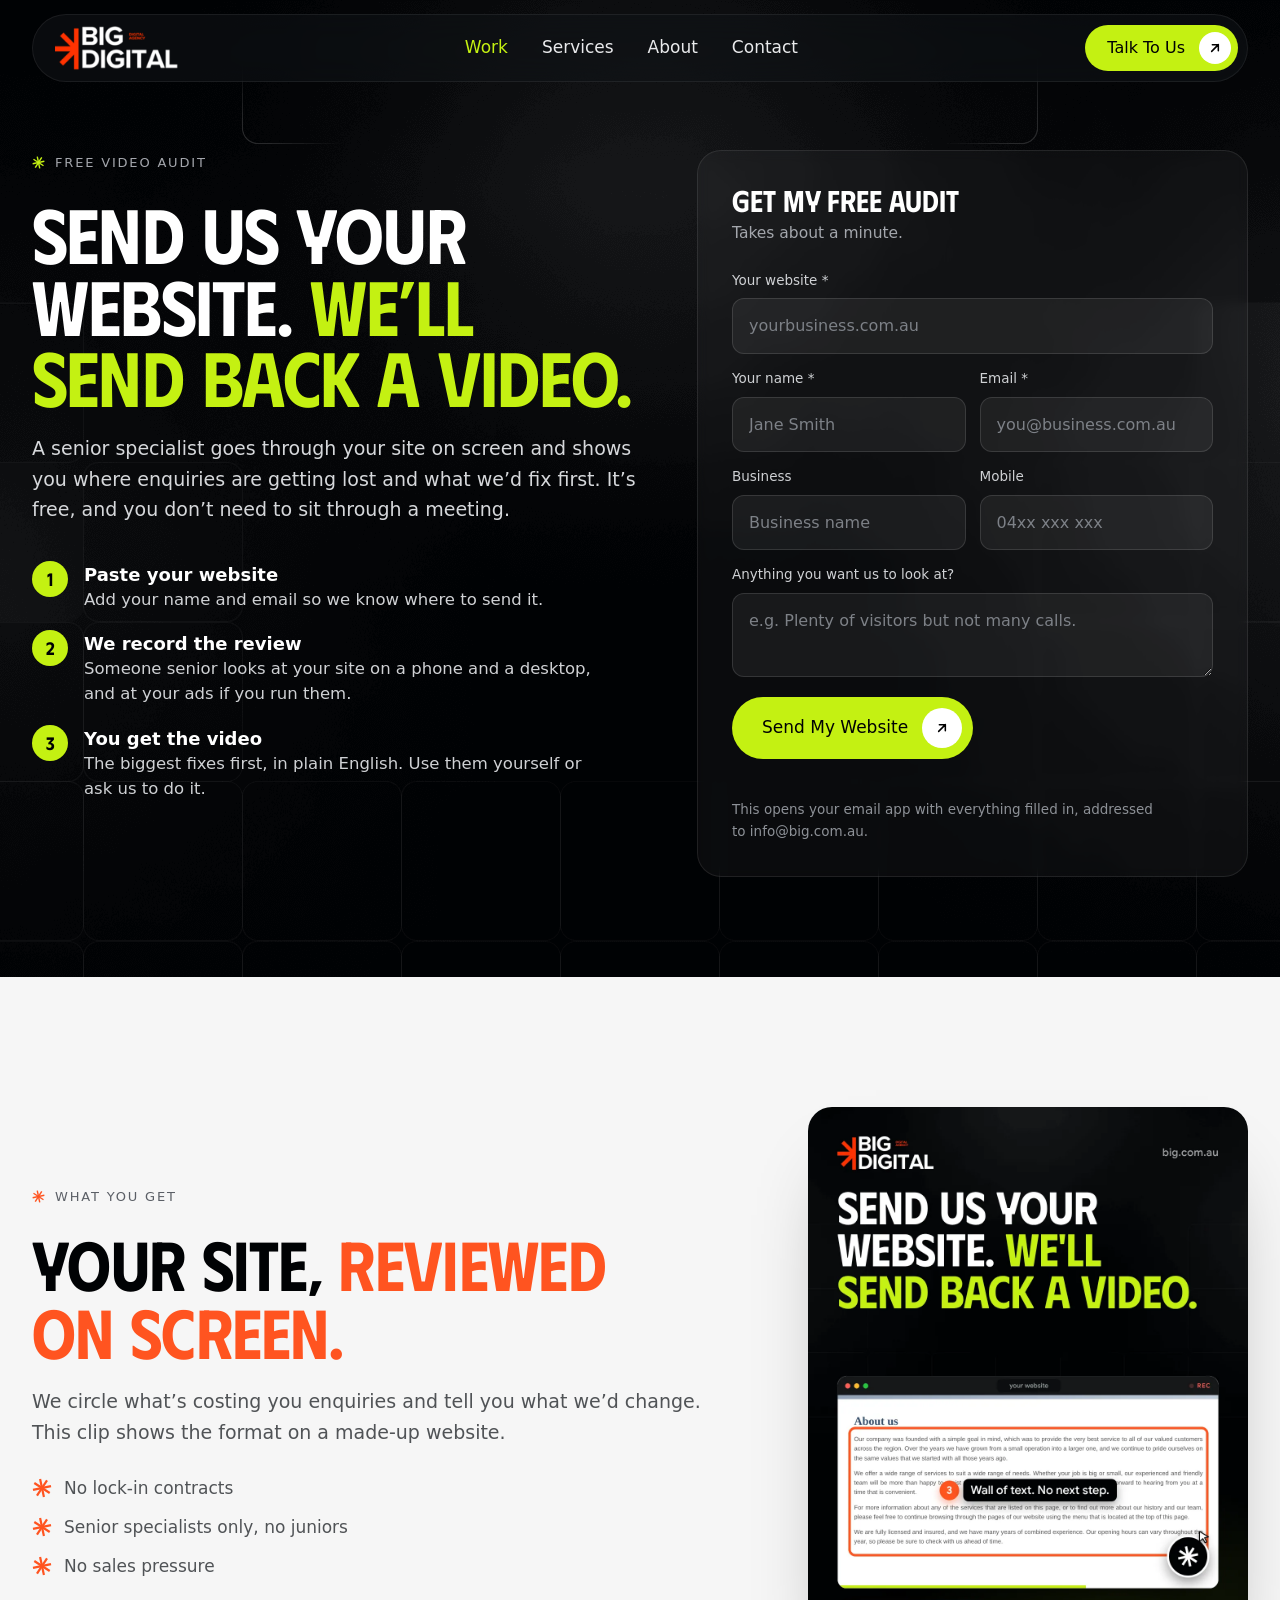
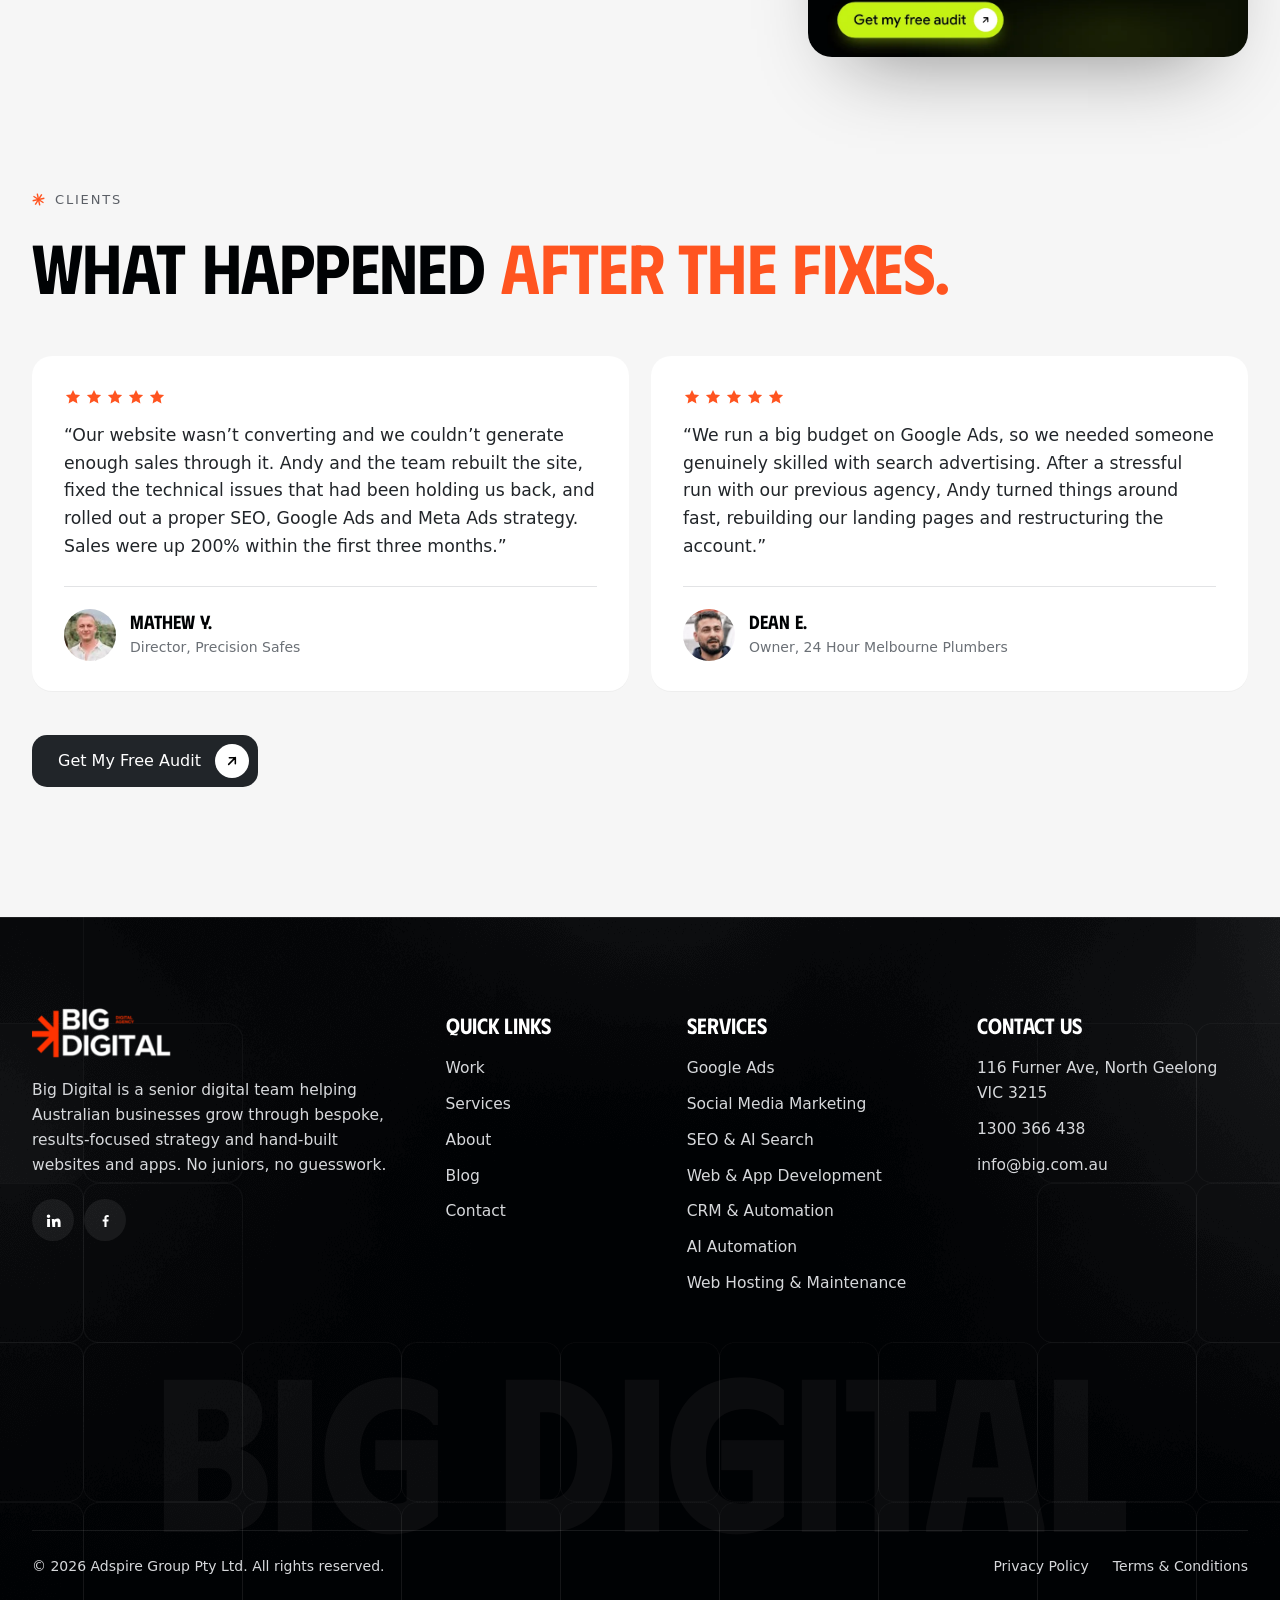
<file: audit/index.html>
<!doctype html>
<html lang="en-AU"><head>
<meta charset="utf-8"><meta name="viewport" content="width=device-width,initial-scale=1">
<title>Free Video Audit | Big Digital</title><meta name="description" content="Send Big Digital your website and get a free video review back: where enquiries are getting lost and what to fix first. No meeting needed.">
<meta property="og:title" content="Free Video Audit | Big Digital"><meta property="og:description" content="Send Big Digital your website and get a free video review back: where enquiries are getting lost and what to fix first. No meeting needed."><meta property="og:type" content="website">
<meta property="og:image" content="https://rdodeployme.github.io/big-media-case-studies/img/bd-results.webp"><meta name="theme-color" content="#000204">
<link rel="icon" href="../assets/favicon.svg" type="image/svg+xml">
<link rel="preconnect" href="https://fonts.googleapis.com"><link rel="preconnect" href="https://fonts.gstatic.com" crossorigin>
<link href="https://fonts.googleapis.com/css2?family=Google+Sans:wght@400;500;600;700&family=Phudu:wght@500;600;700&display=swap" rel="stylesheet">
<link rel="stylesheet" href="../assets/site.css">
<style>:root{--a:#C4F112;--a-ink:#000204;--a-dark:#212529}</style>
</head><body class="">
<div class="prog" aria-hidden="true"></div>
<header class="top"><div class="wrap"><div class="bar">
  <a class="logo" href="../" aria-label="Big Digital: our work"><img src="../img/bd-logo.png" alt="Big Digital" width="156" height="56"></a>
  <nav class="nav" aria-label="Main"><a class="on" href="../#work">Work</a><a href="../#services">Services</a><a href="https://big.com.au/about/" target="_blank" rel="noopener">About</a><a href="../#contact">Contact</a></nav>
  <a class="btn " href="../#contact">Talk To Us<span class="ic"><svg viewBox="0 0 24 24" fill="none" stroke="currentColor" stroke-width="2.3" stroke-linecap="round" stroke-linejoin="round"><path d="M7 17 17 7M8 7h9v9"/></svg></span></a>
</div></div></header><main>
<section class="au pat"><div class="wrap">
  <div class="au-grid">
  <div>
    <div class="k rv">Free video audit</div>
    <h1 class="rv d1">Send us your website. <em>We’ll send back a video.</em></h1>
    <p class="lead rv d2">A senior specialist goes through your site on screen and shows you where enquiries are getting lost and what we’d fix first. It’s free, and you don’t need to sit through a meeting.</p>
    <ol class="steps rv d3">
      <li><div><b>Paste your website</b>Add your name and email so we know where to send it.</div></li>
      <li><div><b>We record the review</b>Someone senior looks at your site on a phone and a desktop, and at your ads if you run them.</div></li>
      <li><div><b>You get the video</b>The biggest fixes first, in plain English. Use them yourself or ask us to do it.</div></li>
    </ol>
  </div>
  <form class="ct-form rv d1" id="audit-form" novalidate data-to="info@big.com.au" data-req="website">
    <h3>Get my free audit</h3><p class="sub">Takes about a minute.</p>
    <div class="fld"><label for="f-site">Your website *</label><input id="f-site" name="website" inputmode="url" autocomplete="url" required placeholder="yourbusiness.com.au"></div>
    <div class="f2"><div class="fld"><label for="f-name">Your name *</label><input id="f-name" name="name" autocomplete="name" required placeholder="Jane Smith"></div>
    <div class="fld"><label for="f-email">Email *</label><input id="f-email" name="email" type="email" autocomplete="email" required placeholder="you@business.com.au"></div></div>
    <div class="f2"><div class="fld"><label for="f-biz">Business</label><input id="f-biz" name="business" autocomplete="organization" placeholder="Business name"></div>
    <div class="fld"><label for="f-phone">Mobile</label><input id="f-phone" name="phone" type="tel" autocomplete="tel" placeholder="04xx xxx xxx"></div></div>
    <div class="fld"><label for="f-msg">Anything you want us to look at?</label><textarea id="f-msg" name="message" style="min-height:84px" placeholder="e.g. Plenty of visitors but not many calls."></textarea></div>
    <button class="btn big" type="submit">Send My Website<span class="ic"><svg viewBox="0 0 24 24" fill="none" stroke="currentColor" stroke-width="2.3" stroke-linecap="round" stroke-linejoin="round"><path d="M7 17 17 7M8 7h9v9"/></svg></span></button>
    <p class="err" role="alert" aria-live="polite"></p>
    <p class="note">This opens your email app with everything filled in, addressed to info@big.com.au.</p>
  </form>
  </div>
</div></section>
<section class="sec light"><div class="wrap">
  <div class="au-what">
    <div><div class="k rv">What you get</div><h2 class="h2 rv d1">Your site, <em>reviewed on screen.</em></h2>
    <p class="lead rv d2">We circle what’s costing you enquiries and tell you what we’d change. This clip shows the format on a made-up website.</p>
    <ul class="ticks au-ticks rv d3"><li>No lock-in contracts</li><li>Senior specialists only, no juniors</li><li>No sales pressure</li></ul></div>
    <video class="rv d1" src="../assets/audit-example.mp4" poster="../img/audit-poster.webp" autoplay muted loop playsinline preload="metadata" width="1080" height="1350" aria-label="Example of a video audit on a made-up website"></video>
  </div>
</div></section>
<section class="sec light" style="padding-top:0"><div class="wrap">
  <div class="k rv">Clients</div><h2 class="h2 rv d1">What happened <em>after the fixes.</em></h2>
  <div class="quotes"><figure class="q rv"><div><div class="stars" aria-label="5 stars"><svg viewBox="0 0 24 24" fill="currentColor"><path d="M12 2.5l2.9 6.1 6.6.8-4.9 4.6 1.3 6.6L12 17.3l-5.9 3.3 1.3-6.6-4.9-4.6 6.6-.8z"/></svg><svg viewBox="0 0 24 24" fill="currentColor"><path d="M12 2.5l2.9 6.1 6.6.8-4.9 4.6 1.3 6.6L12 17.3l-5.9 3.3 1.3-6.6-4.9-4.6 6.6-.8z"/></svg><svg viewBox="0 0 24 24" fill="currentColor"><path d="M12 2.5l2.9 6.1 6.6.8-4.9 4.6 1.3 6.6L12 17.3l-5.9 3.3 1.3-6.6-4.9-4.6 6.6-.8z"/></svg><svg viewBox="0 0 24 24" fill="currentColor"><path d="M12 2.5l2.9 6.1 6.6.8-4.9 4.6 1.3 6.6L12 17.3l-5.9 3.3 1.3-6.6-4.9-4.6 6.6-.8z"/></svg><svg viewBox="0 0 24 24" fill="currentColor"><path d="M12 2.5l2.9 6.1 6.6.8-4.9 4.6 1.3 6.6L12 17.3l-5.9 3.3 1.3-6.6-4.9-4.6 6.6-.8z"/></svg></div><blockquote>“Our website wasn’t converting and we couldn’t generate enough sales through it. Andy and the team rebuilt the site, fixed the technical issues that had been holding us back, and rolled out a proper SEO, Google Ads and Meta Ads strategy. Sales were up 200% within the first three months.”</blockquote></div>
<figcaption class="who"><img src="../img/t-mathew.webp" alt="" width="52" height="52" loading="lazy"><div><b>Mathew Y.</b><span>Director, Precision Safes</span></div></figcaption></figure><figure class="q rv d1"><div><div class="stars" aria-label="5 stars"><svg viewBox="0 0 24 24" fill="currentColor"><path d="M12 2.5l2.9 6.1 6.6.8-4.9 4.6 1.3 6.6L12 17.3l-5.9 3.3 1.3-6.6-4.9-4.6 6.6-.8z"/></svg><svg viewBox="0 0 24 24" fill="currentColor"><path d="M12 2.5l2.9 6.1 6.6.8-4.9 4.6 1.3 6.6L12 17.3l-5.9 3.3 1.3-6.6-4.9-4.6 6.6-.8z"/></svg><svg viewBox="0 0 24 24" fill="currentColor"><path d="M12 2.5l2.9 6.1 6.6.8-4.9 4.6 1.3 6.6L12 17.3l-5.9 3.3 1.3-6.6-4.9-4.6 6.6-.8z"/></svg><svg viewBox="0 0 24 24" fill="currentColor"><path d="M12 2.5l2.9 6.1 6.6.8-4.9 4.6 1.3 6.6L12 17.3l-5.9 3.3 1.3-6.6-4.9-4.6 6.6-.8z"/></svg><svg viewBox="0 0 24 24" fill="currentColor"><path d="M12 2.5l2.9 6.1 6.6.8-4.9 4.6 1.3 6.6L12 17.3l-5.9 3.3 1.3-6.6-4.9-4.6 6.6-.8z"/></svg></div><blockquote>“We run a big budget on Google Ads, so we needed someone genuinely skilled with search advertising. After a stressful run with our previous agency, Andy turned things around fast, rebuilding our landing pages and restructuring the account.”</blockquote></div>
<figcaption class="who"><img src="../img/t-dean.webp" alt="" width="52" height="52" loading="lazy"><div><b>Dean E.</b><span>Owner, 24 Hour Melbourne Plumbers</span></div></figcaption></figure></div>
  <div style="margin-top:44px" class="rv"><a class="btn dark" href="#audit-form">Get My Free Audit<span class="ic"><svg viewBox="0 0 24 24" fill="none" stroke="currentColor" stroke-width="2.3" stroke-linecap="round" stroke-linejoin="round"><path d="M7 17 17 7M8 7h9v9"/></svg></span></a></div>
</div></section>
</main><footer class="foot"><div class="wrap">
<div class="f-grid">
  <div><img src="../img/bd-logo.png" alt="Big Digital" width="156" height="56" loading="lazy">
    <p>Big Digital is a senior digital team helping Australian businesses grow through bespoke, results-focused strategy and hand-built websites and apps. No juniors, no guesswork.</p>
    <div class="soc"><a href="https://www.linkedin.com/company/big-digital-aus/" target="_blank" rel="noopener" aria-label="LinkedIn"><svg viewBox="0 0 24 24" fill="currentColor"><path d="M4.98 3.5a2.5 2.5 0 1 1 0 5 2.5 2.5 0 0 1 0-5zM3 9.75h4V21H3zM9.5 9.75h3.83v1.54h.06c.53-1 1.84-2.06 3.79-2.06 4.05 0 4.8 2.67 4.8 6.14V21h-4v-5.02c0-1.2-.02-2.74-1.67-2.74-1.67 0-1.93 1.3-1.93 2.65V21h-4z"/></svg></a><a href="https://www.facebook.com/profile.php?id=61585934444174" target="_blank" rel="noopener" aria-label="Facebook"><svg viewBox="0 0 24 24" fill="currentColor"><path d="M13.5 21v-7.5h2.5l.4-3h-2.9V8.6c0-.87.25-1.46 1.5-1.46H16.6V4.45A20 20 0 0 0 14.3 4.3c-2.3 0-3.8 1.4-3.8 3.95v2.25H8v3h2.5V21z"/></svg></a></div></div>
  <div><h4>Quick links</h4><ul><li><a href="../#work">Work</a></li><li><a href="../#services">Services</a></li><li><a href="https://big.com.au/about/" target="_blank" rel="noopener">About</a></li><li><a href="https://big.com.au/blog/" target="_blank" rel="noopener">Blog</a></li><li><a href="../#contact">Contact</a></li></ul></div>
  <div><h4>Services</h4><ul><li><a href="https://big.com.au/services/google-ads/" target="_blank" rel="noopener">Google Ads</a></li><li><a href="https://big.com.au/services/social-media-marketing/" target="_blank" rel="noopener">Social Media Marketing</a></li><li><a href="https://big.com.au/services/seo-aeo-geo/" target="_blank" rel="noopener">SEO &amp; AI Search</a></li><li><a href="https://big.com.au/services/web-app-development/" target="_blank" rel="noopener">Web &amp; App Development</a></li><li><a href="https://big.com.au/services/crm-automation/" target="_blank" rel="noopener">CRM &amp; Automation</a></li><li><a href="https://big.com.au/services/ai-automation/" target="_blank" rel="noopener">AI Automation</a></li><li><a href="https://big.com.au/services/web-hosting-maintenance/" target="_blank" rel="noopener">Web Hosting &amp; Maintenance</a></li></ul></div>
  <div><h4>Contact us</h4><ul><li>116 Furner Ave, North Geelong VIC 3215</li><li><a href="tel:1300366438">1300 366 438</a></li><li><a href="mailto:info@big.com.au">info@big.com.au</a></li></ul></div>
</div>
<div class="wm" aria-hidden="true">Big Digital</div>
<div class="f-bot"><span>© 2026 Adspire Group Pty Ltd. All rights reserved.</span><nav><a href="https://big.com.au/privacy-policy/" target="_blank" rel="noopener">Privacy Policy</a><a href="https://big.com.au/terms-and-conditions/" target="_blank" rel="noopener">Terms &amp; Conditions</a></nav></div>
</div></footer>
<a class="sticky" href="../#contact"><svg viewBox="0 0 24 24" fill="none" stroke="currentColor" stroke-width="2" stroke-linecap="round" stroke-linejoin="round"><path d="M21 12a8 8 0 0 1-11.6 7.1L4 20l1-4.6A8 8 0 1 1 21 12z"/><path d="M8.5 11h7M8.5 14.5h4.5"/></svg>Free Audit</a>
<div class="lb" role="dialog" aria-modal="true" aria-label="Screenshot"><img alt=""><div class="cap"></div><button class="x" aria-label="Close"><svg viewBox="0 0 24 24" fill="none" stroke="currentColor" stroke-width="2" stroke-linecap="round"><path d="M6 6l12 12M18 6L6 18"/></svg></button><button class="pv" aria-label="Previous"><svg viewBox="0 0 24 24" fill="none" stroke="currentColor" stroke-width="2" stroke-linecap="round" stroke-linejoin="round"><path d="M19 12H5M11 6l-6 6 6 6"/></svg></button><button class="nx" aria-label="Next"><svg viewBox="0 0 24 24" fill="none" stroke="currentColor" stroke-width="2" stroke-linecap="round" stroke-linejoin="round"><path d="M5 12h14M13 6l6 6-6 6"/></svg></button></div>
<script src="../assets/site.js" defer></script>
</body></html>
</file>
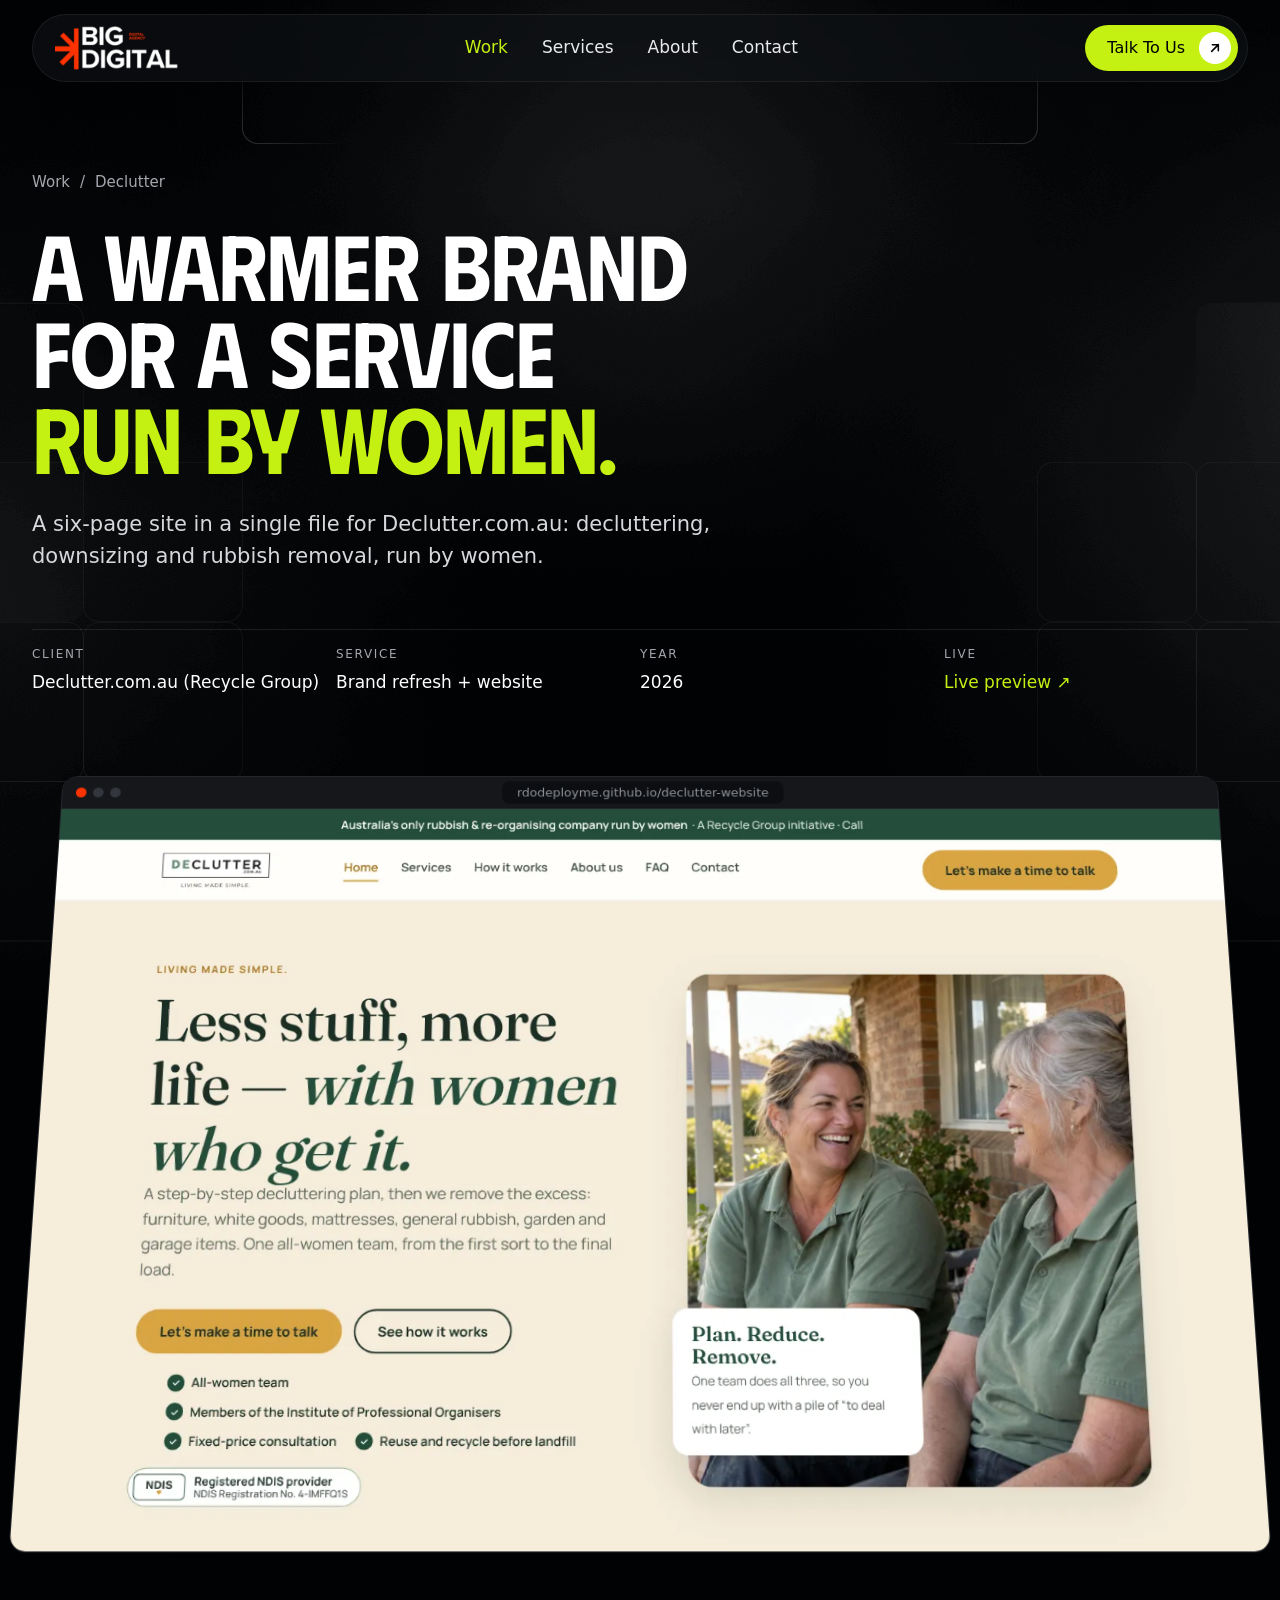
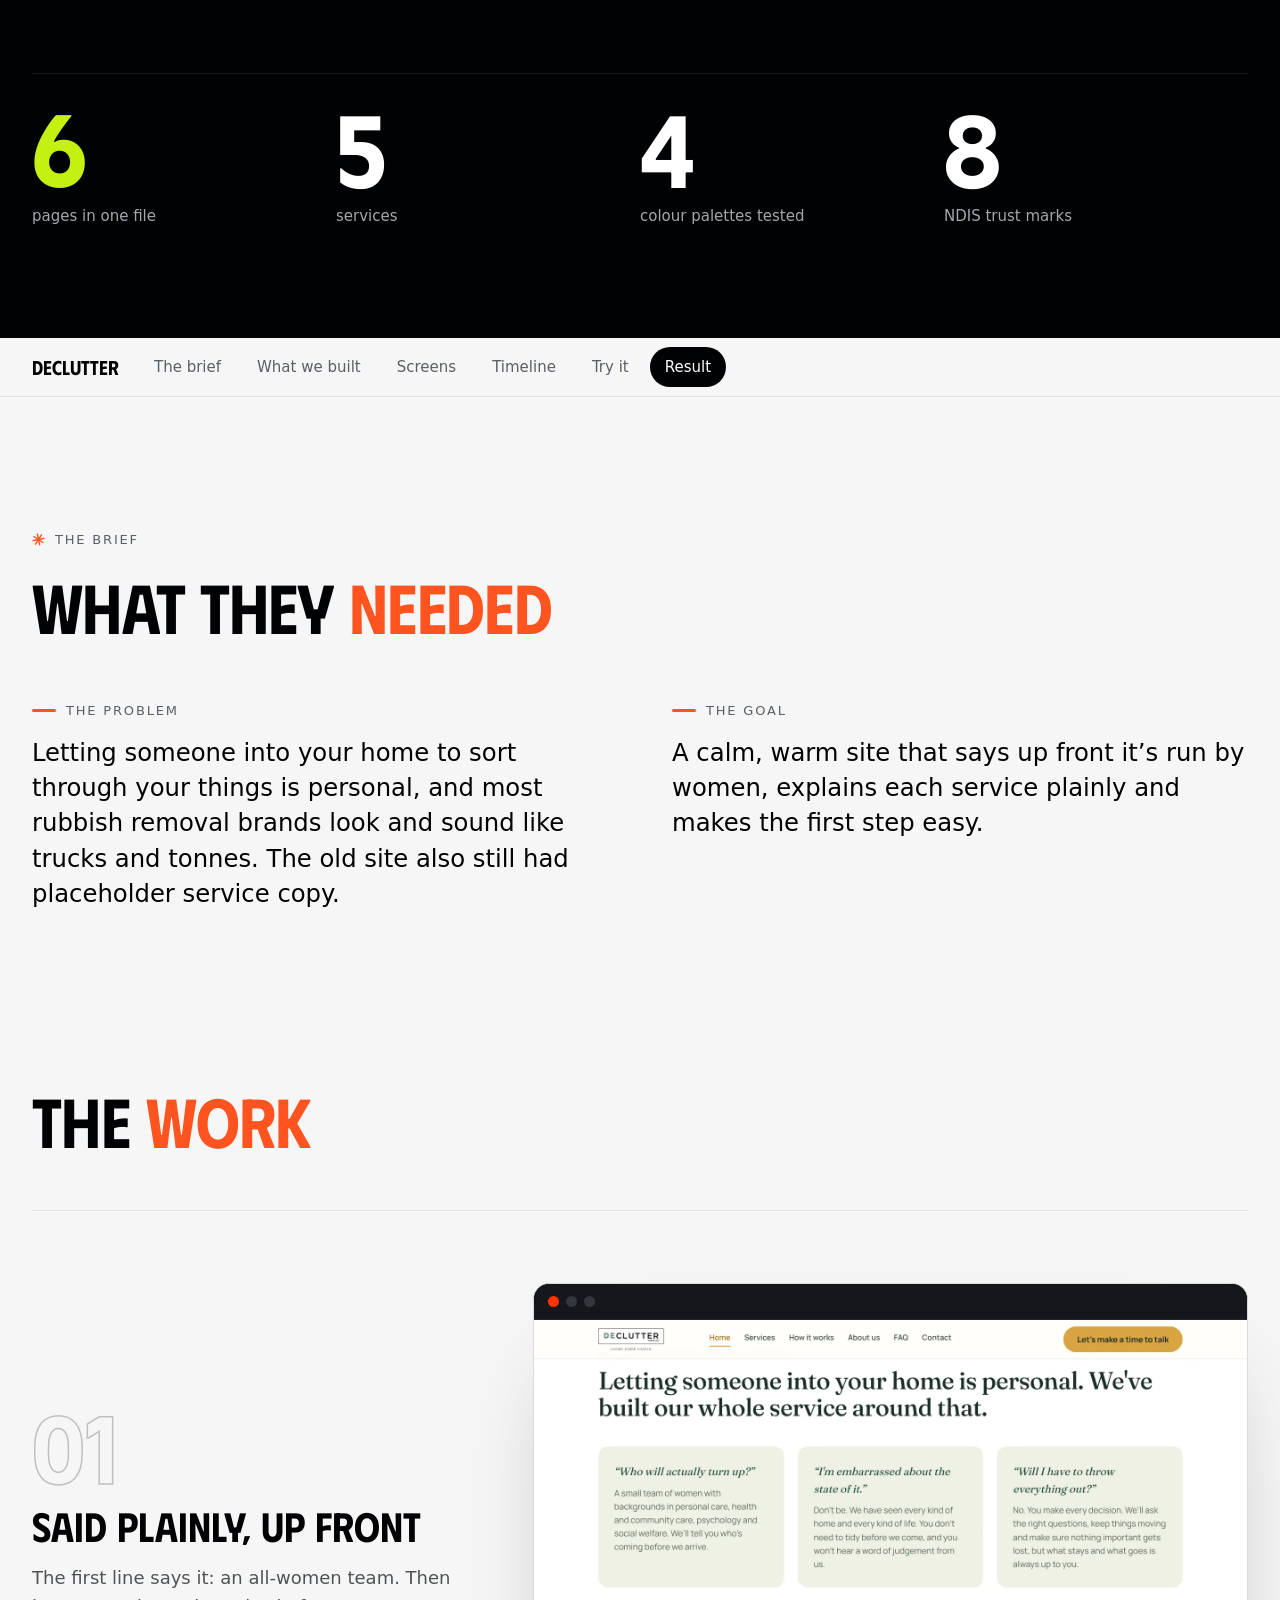
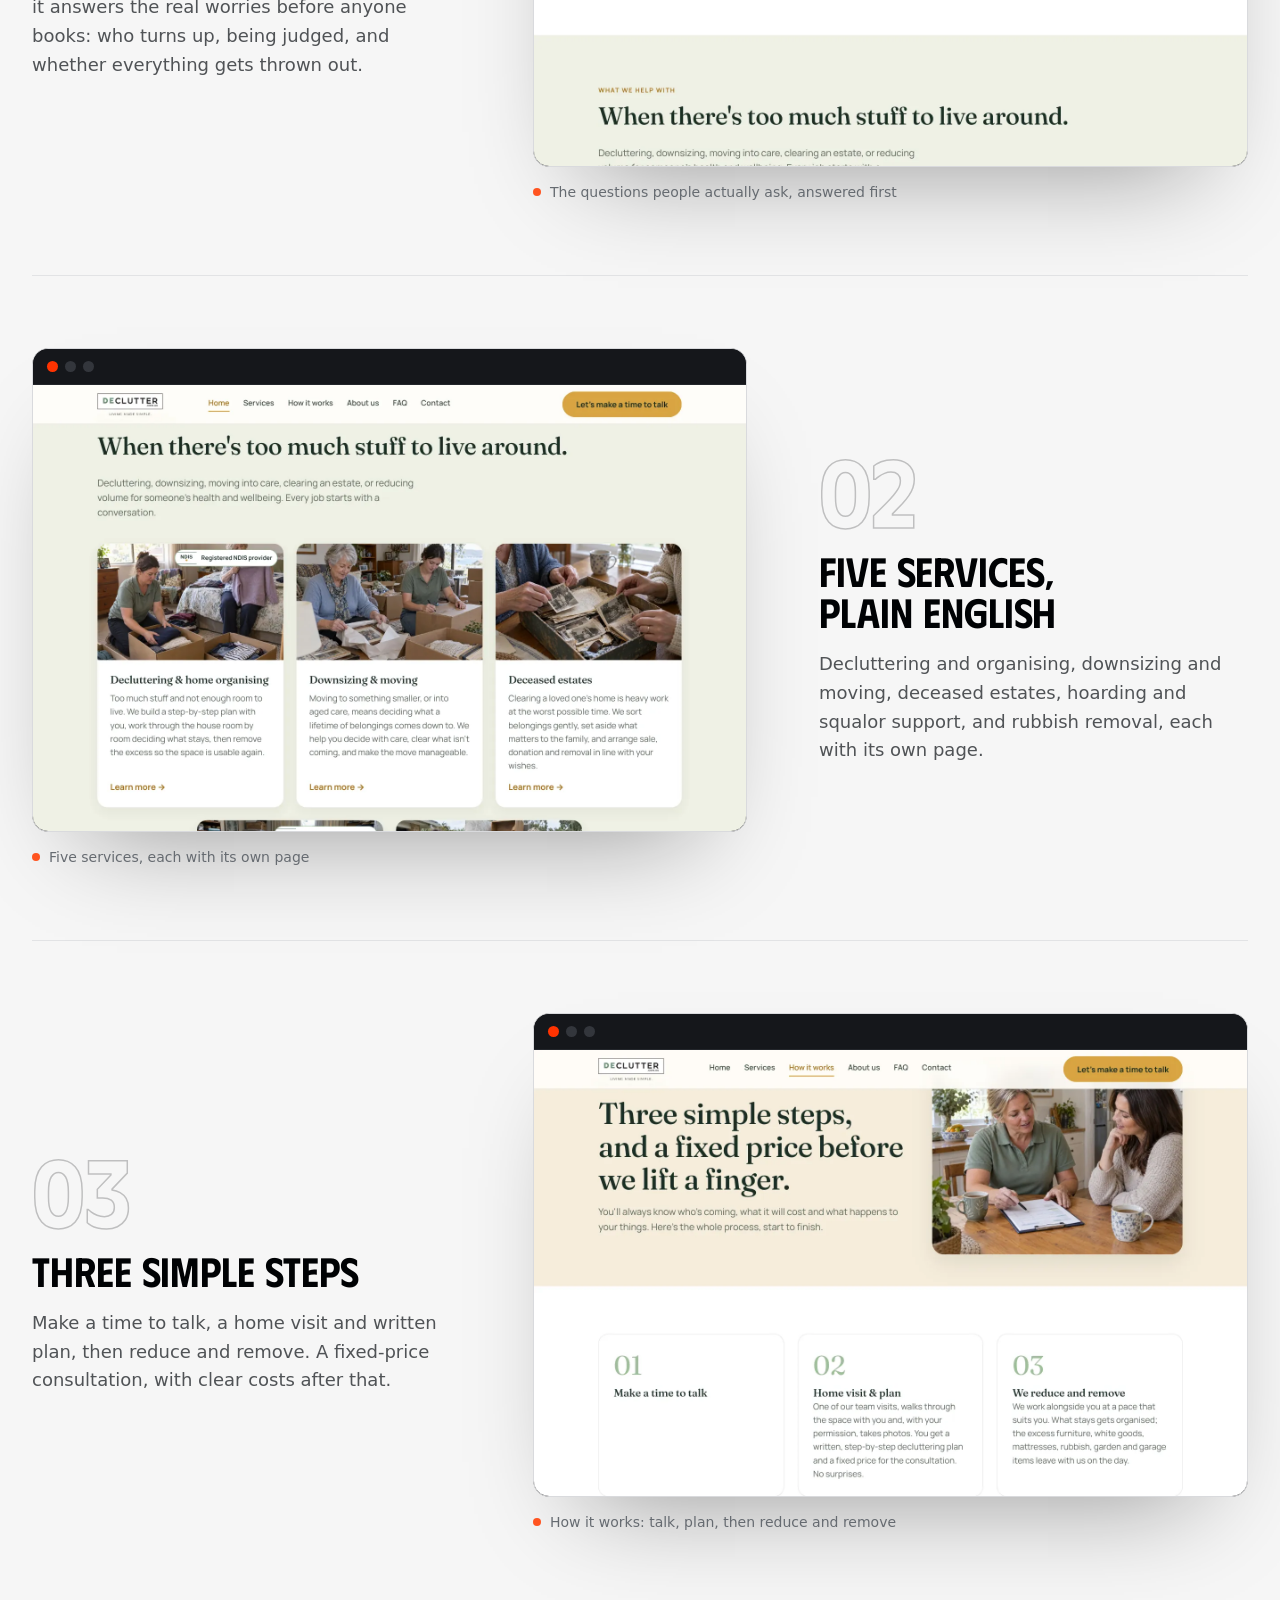
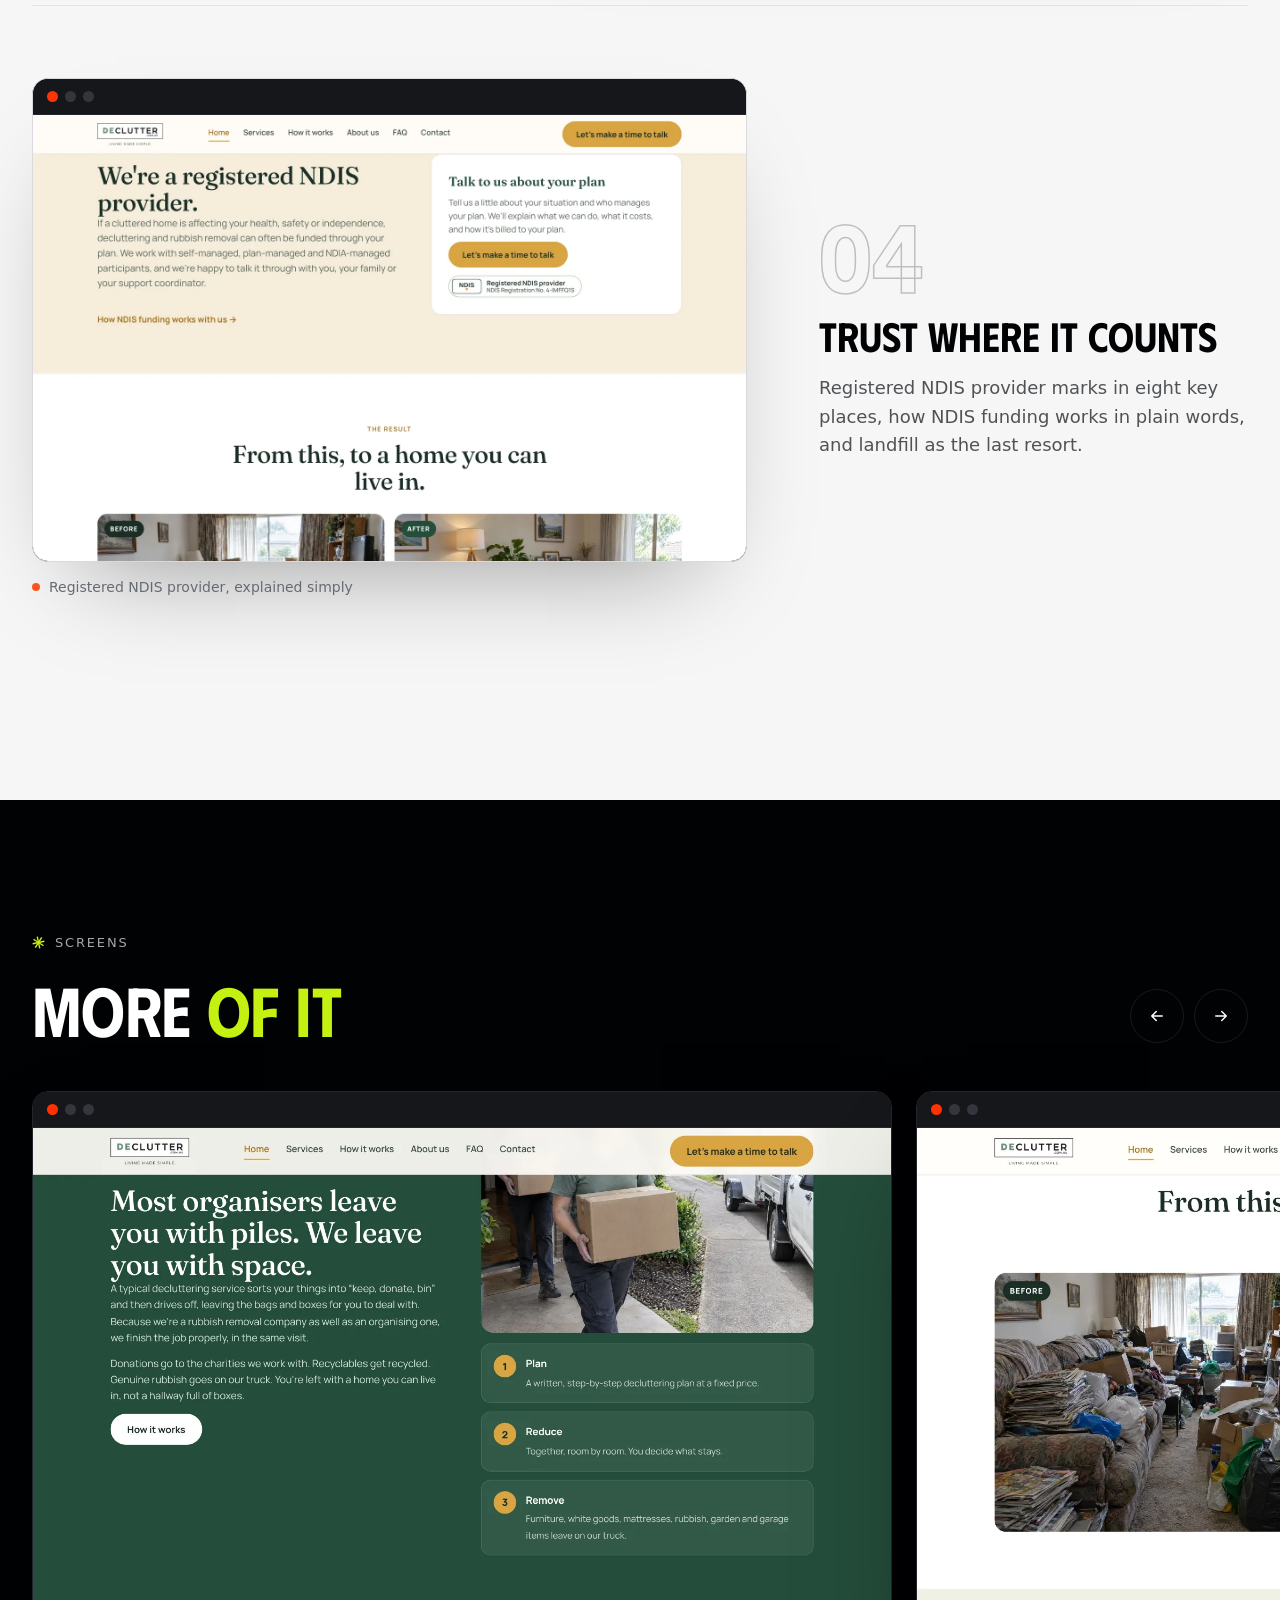
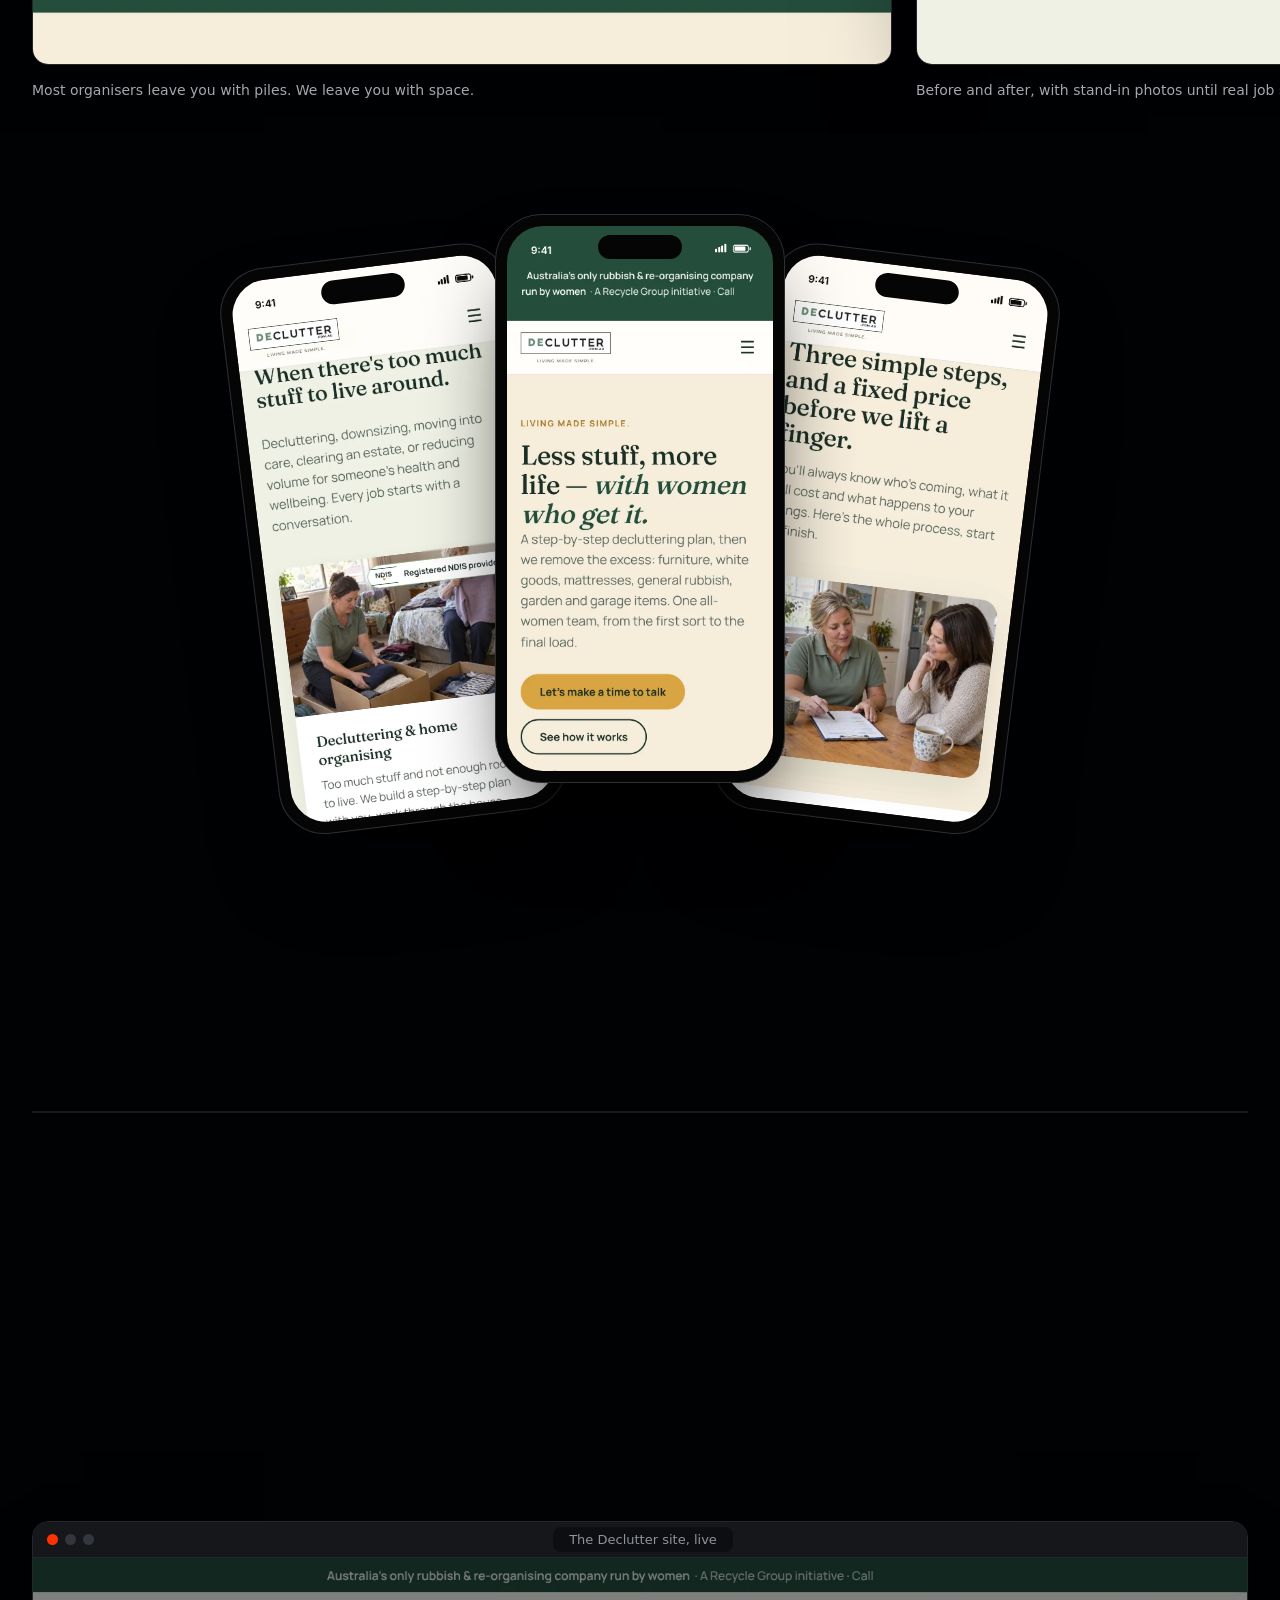
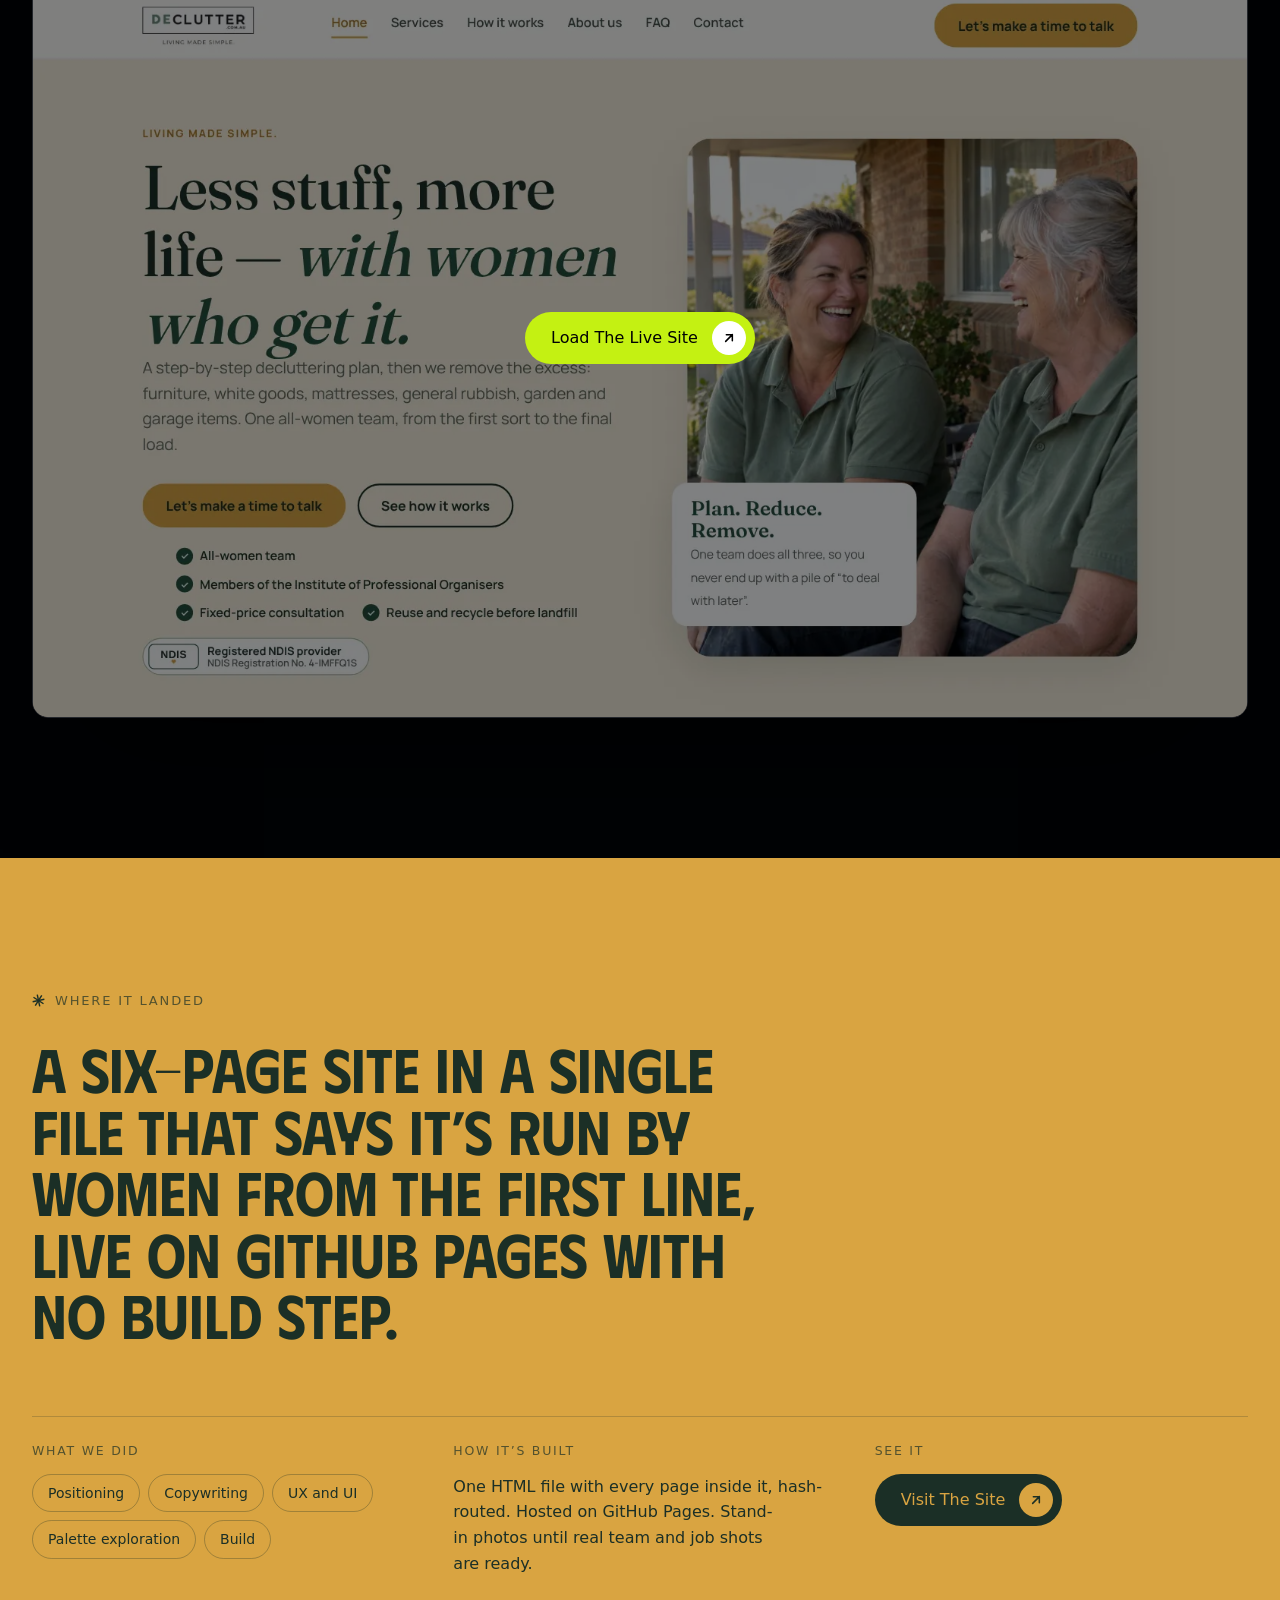
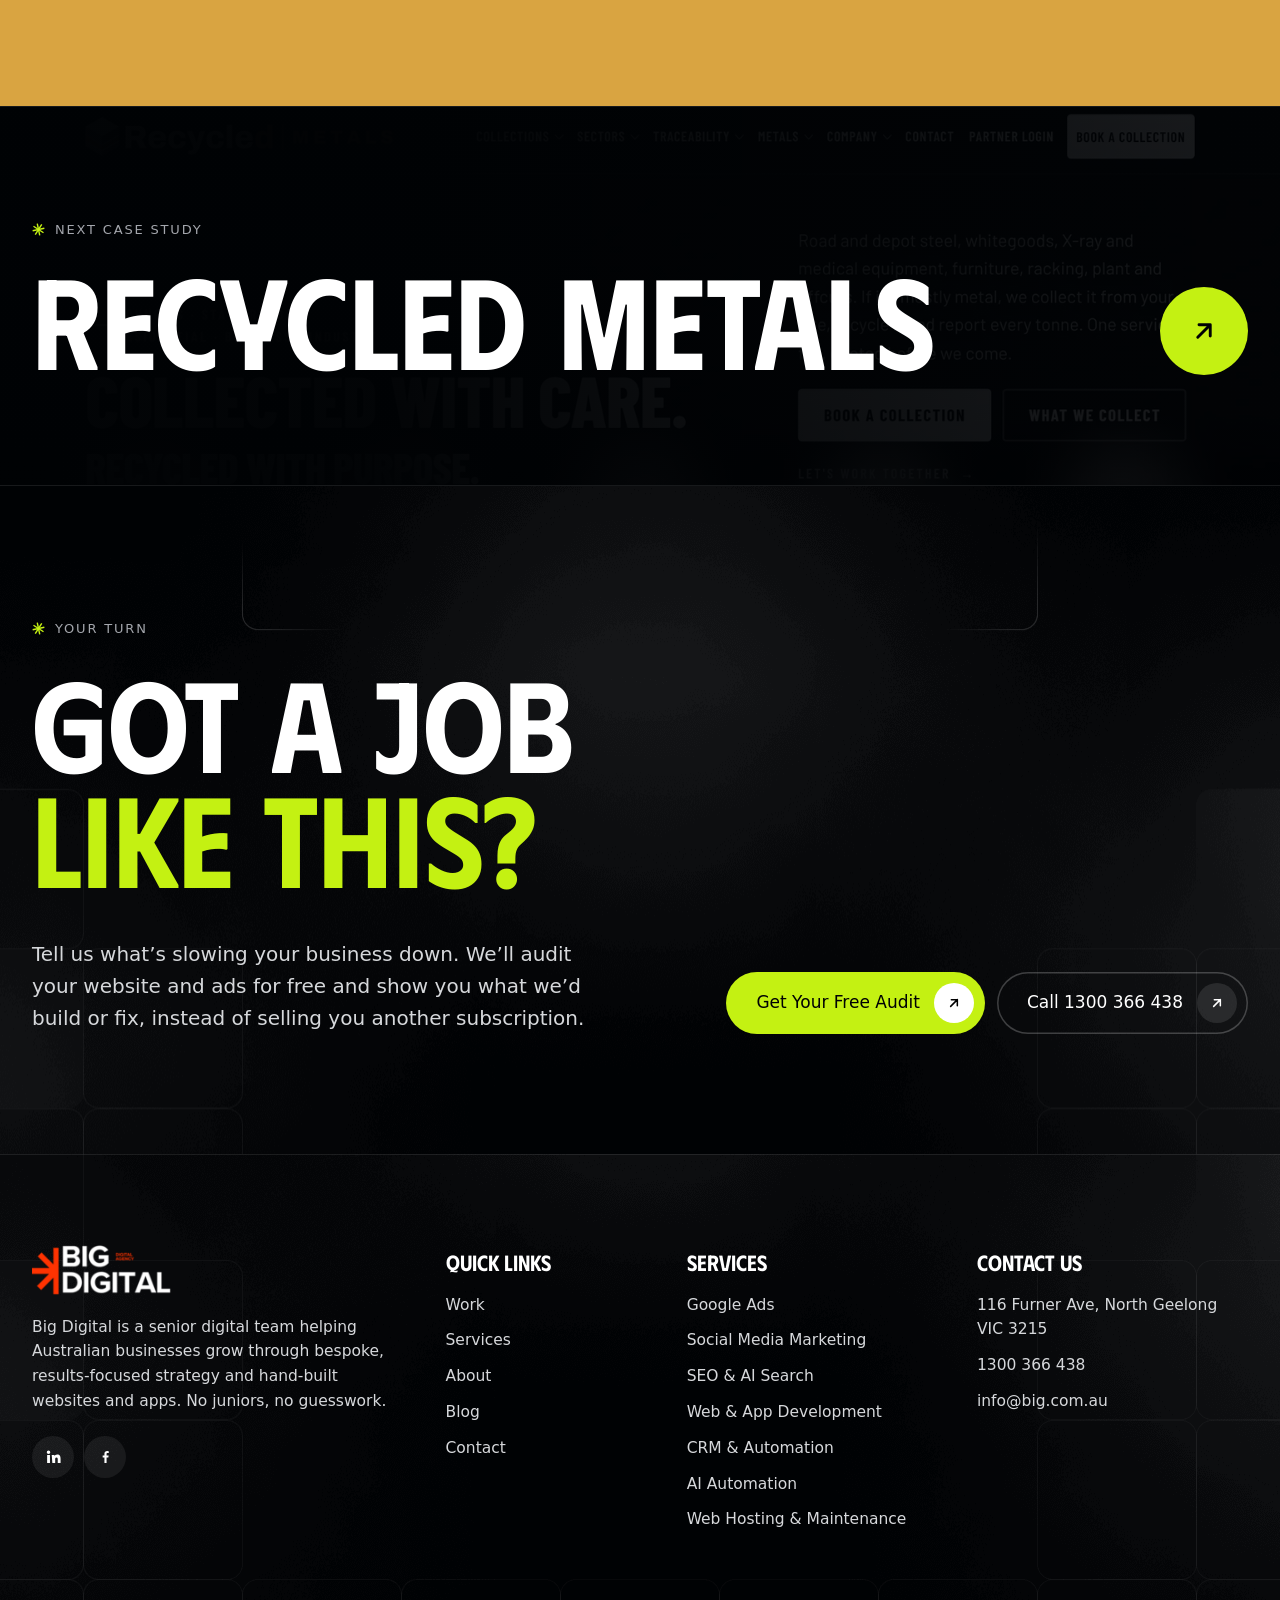
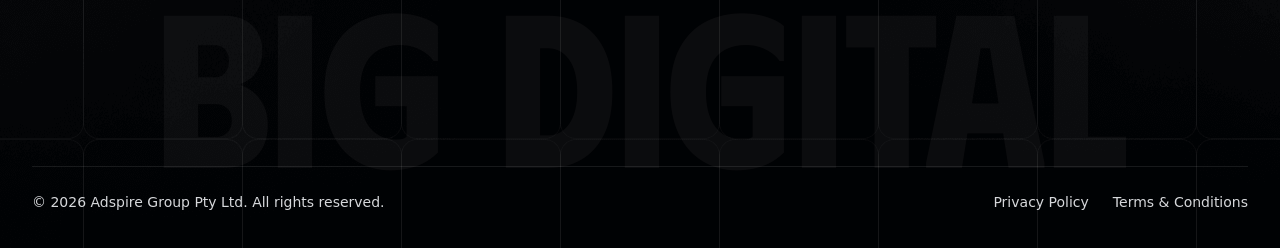
<file: declutter/index.html>
<!doctype html>
<html lang="en-AU"><head>
<meta charset="utf-8"><meta name="viewport" content="width=device-width,initial-scale=1">
<title>Declutter: Decluttering, run by women | Big Digital</title><meta name="description" content="A six-page site in a single file for Declutter.com.au: decluttering, downsizing and rubbish removal, run by women.">
<meta property="og:title" content="Declutter: Decluttering, run by women | Big Digital"><meta property="og:description" content="A six-page site in a single file for Declutter.com.au: decluttering, downsizing and rubbish removal, run by women."><meta property="og:type" content="website">
<meta property="og:image" content="https://rdodeployme.github.io/big-media-case-studies/img/bd-results.webp"><meta name="theme-color" content="#000204">
<link rel="icon" href="../assets/favicon.svg" type="image/svg+xml">
<link rel="preconnect" href="https://fonts.googleapis.com"><link rel="preconnect" href="https://fonts.gstatic.com" crossorigin>
<link href="https://fonts.googleapis.com/css2?family=Google+Sans:wght@400;500;600;700&family=Phudu:wght@500;600;700&display=swap" rel="stylesheet">
<link rel="stylesheet" href="../assets/site.css">
<style>:root{--a:#D9A441;--a-ink:#1B2F26;--a-dark:#234d3a}</style>
</head><body class="case">
<div class="prog" aria-hidden="true"></div>
<header class="top"><div class="wrap"><div class="bar">
  <a class="logo" href="../" aria-label="Big Digital: our work"><img src="../img/bd-logo.png" alt="Big Digital" width="156" height="56"></a>
  <nav class="nav" aria-label="Main"><a class="on" href="../#work">Work</a><a href="../#services">Services</a><a href="https://big.com.au/about/" target="_blank" rel="noopener">About</a><a href="../#contact">Contact</a></nav>
  <a class="btn " href="../#contact">Talk To Us<span class="ic"><svg viewBox="0 0 24 24" fill="none" stroke="currentColor" stroke-width="2.3" stroke-linecap="round" stroke-linejoin="round"><path d="M7 17 17 7M8 7h9v9"/></svg></span></a>
</div></div></header>
<main>
<section class="c-hero pat"><div class="wrap">
  <div class="crumb rv"><a href="../#work">Work</a><span>/</span><span>Declutter</span></div>
  <h1 class="rv d1">A warmer brand for a service <em>run by women.</em></h1>
  <p class="c-line rv d2">A six-page site in a single file for Declutter.com.au: decluttering, downsizing and rubbish removal, run by women.</p>
  <dl class="c-meta rv d3"><div><dt>Client</dt><dd>Declutter.com.au (Recycle Group)</dd></div><div><dt>Service</dt><dd>Brand refresh + website</dd></div><div><dt>Year</dt><dd>2026</dd></div><div><dt>Live</dt><dd><a href="https://rdodeployme.github.io/declutter-website/" target="_blank" rel="noopener">Live preview ↗</a></dd></div></dl>
  <div class="stagewrap"><div class="tilt"><div class="frame" data-zoom="../img/dec-hero.webp" data-cap="Declutter" role="button" tabindex="0"><div class="bar"><i></i><i></i><i></i><em>rdodeployme.github.io/declutter-website</em></div><img src="../img/dec-hero.webp" alt="Declutter" width="1600" height="1000"></div></div></div>
</div></section>
<section class="stats"><div class="wrap"><div class="g"><div class="rv"><b class="ac"><span data-n="6">6</span></b><span>pages in one file</span></div><div class="rv"><b class=""><span data-n="5">5</span></b><span>services</span></div><div class="rv"><b class=""><span data-n="4">4</span></b><span>colour palettes tested</span></div><div class="rv"><b class=""><span data-n="8">8</span></b><span>NDIS trust marks</span></div></div></div></section>
<nav class="subnav" aria-label="Sections"><div class="wrap"><span class="nm">Declutter</span><a href="#brief">The brief</a><a href="#build">What we built</a><a href="#screens">Screens</a><a href="#timeline">Timeline</a><a href="#live">Try it</a><a href="#result">Result</a></div></nav>
<div class="light">
<section class="sec" id="brief"><div class="wrap">
  <div class="k rv">The brief</div><h2 class="h2 rv d1">What they <em>needed</em></h2>
  <div class="pg"><div class="rv"><h3>The problem</h3><p>Letting someone into your home to sort through your things is personal, and most rubbish removal brands look and sound like trucks and tonnes. The old site also still had placeholder service copy.</p></div><div class="rv d1"><h3>The goal</h3><p>A calm, warm site that says up front it’s run by women, explains each service plainly and makes the first step easy.</p></div></div>
</div></section>
<section class="sec" id="build" style="padding-top:0"><div class="wrap">
  <div class="k rv">What we built</div><h2 class="h2 rv d1" style="margin-bottom:56px">The <em>work</em></h2>
  <article class="feat"><div class="ft rv"><div class="num">01</div><h3>Said plainly, up front</h3><p>The first line says it: an all-women team. Then it answers the real worries before anyone books: who turns up, being judged, and whether everything gets thrown out.</p></div>
<figure class="rv d1"><div class="frame" data-zoom="../img/dec-personal.webp" data-cap="The questions people actually ask, answered first" role="button" tabindex="0"><div class="bar"><i></i><i></i><i></i></div><img src="../img/dec-personal.webp" alt="The questions people actually ask, answered first" width="1600" height="1000" loading=lazy decoding=async></div><figcaption>The questions people actually ask, answered first</figcaption></figure></article><article class="feat"><div class="ft rv"><div class="num">02</div><h3>Five services, plain English</h3><p>Decluttering and organising, downsizing and moving, deceased estates, hoarding and squalor support, and rubbish removal, each with its own page.</p></div>
<figure class="rv d1"><div class="frame" data-zoom="../img/dec-services.webp" data-cap="Five services, each with its own page" role="button" tabindex="0"><div class="bar"><i></i><i></i><i></i></div><img src="../img/dec-services.webp" alt="Five services, each with its own page" width="1600" height="1000" loading=lazy decoding=async></div><figcaption>Five services, each with its own page</figcaption></figure></article><article class="feat"><div class="ft rv"><div class="num">03</div><h3>Three simple steps</h3><p>Make a time to talk, a home visit and written plan, then reduce and remove. A fixed-price consultation, with clear costs after that.</p></div>
<figure class="rv d1"><div class="frame" data-zoom="../img/dec-steps.webp" data-cap="How it works: talk, plan, then reduce and remove" role="button" tabindex="0"><div class="bar"><i></i><i></i><i></i></div><img src="../img/dec-steps.webp" alt="How it works: talk, plan, then reduce and remove" width="1600" height="1000" loading=lazy decoding=async></div><figcaption>How it works: talk, plan, then reduce and remove</figcaption></figure></article><article class="feat"><div class="ft rv"><div class="num">04</div><h3>Trust where it counts</h3><p>Registered NDIS provider marks in eight key places, how NDIS funding works in plain words, and landfill as the last resort.</p></div>
<figure class="rv d1"><div class="frame" data-zoom="../img/dec-ndis.webp" data-cap="Registered NDIS provider, explained simply" role="button" tabindex="0"><div class="bar"><i></i><i></i><i></i></div><img src="../img/dec-ndis.webp" alt="Registered NDIS provider, explained simply" width="1600" height="1000" loading=lazy decoding=async></div><figcaption>Registered NDIS provider, explained simply</figcaption></figure></article>
</div></section>
</div>
<section class="gal" id="screens"><div class="wrap galhead"><div><div class="k rv">Screens</div><h2 class="h2 rv d1">More <em>of it</em></h2></div>
<div class="arrows rv"><button type="button" data-d="-1" aria-label="Scroll back"><svg viewBox="0 0 24 24" fill="none" stroke="currentColor" stroke-width="2" stroke-linecap="round" stroke-linejoin="round"><path d="M19 12H5M11 6l-6 6 6 6"/></svg></button><button type="button" data-d="1" aria-label="Scroll forward"><svg viewBox="0 0 24 24" fill="none" stroke="currentColor" stroke-width="2" stroke-linecap="round" stroke-linejoin="round"><path d="M5 12h14M13 6l6 6-6 6"/></svg></button></div></div>
<div class="strip"><figure><div class="frame" data-zoom="../img/dec-space.webp" data-cap="Most organisers leave you with piles. We leave you with space." role="button" tabindex="0"><div class="bar"><i></i><i></i><i></i></div><img src="../img/dec-space.webp" alt="Most organisers leave you with piles. We leave you with space." width="1600" height="1000" loading=lazy decoding=async></div><figcaption>Most organisers leave you with piles. We leave you with space.</figcaption></figure><figure><div class="frame" data-zoom="../img/dec-before.webp" data-cap="Before and after, with stand-in photos until real job shots are ready" role="button" tabindex="0"><div class="bar"><i></i><i></i><i></i></div><img src="../img/dec-before.webp" alt="Before and after, with stand-in photos until real job shots are ready" width="1600" height="1000" loading=lazy decoding=async></div><figcaption>Before and after, with stand-in photos until real job shots are ready</figcaption></figure></div>
<div class="wrap"><div class="phones"><div class="phone rv d0"><img src="../img/dec-m2.webp" alt="Declutter on a phone" loading="lazy" width="390" height="800"></div><div class="phone rv d1"><img src="../img/dec-m1.webp" alt="Declutter on a phone" loading="lazy" width="390" height="800"></div><div class="phone rv d2"><img src="../img/dec-m3.webp" alt="Declutter on a phone" loading="lazy" width="390" height="800"></div></div></div></section>
<section class="tl" id="timeline"><div class="wrap"><div class="k rv">Timeline</div><h2 class="h2 rv d1">How it <em>came together</em></h2>
<ol><li class="rv d0"><b>11 Sep</b><span>Brief, copy and first build</span></li><li class="rv d1"><b>29 Sep</b><span>Forest-and-honey palette and NDIS marks, published</span></li></ol></div></section>
<section class="live" id="live"><div class="wrap">
<div class="row2"><div><div class="k rv">Try it</div><h2 class="h2 rv d1">Don’t take <em>our word</em> for it.</h2></div>
<span class="rv"><a class="btn ghost" href="https://rdodeployme.github.io/declutter-website/" target="_blank" rel="noopener">Open Full Screen<span class="ic"><svg viewBox="0 0 24 24" fill="none" stroke="currentColor" stroke-width="2.3" stroke-linecap="round" stroke-linejoin="round"><path d="M7 17 17 7M8 7h9v9"/></svg></span></a></span></div>
<div class="frame rv d1"><div class="bar"><i></i><i></i><i></i><em>The Declutter site, live</em></div>
<div class="vp" style="background-image:url(../img/dec-hero.webp)"><iframe title="The Declutter site, live" data-src="https://rdodeployme.github.io/declutter-website/" loading="lazy"></iframe>
<div class="cover"><button class="btn" type="button">Load The Live Site<span class="ic"><svg viewBox="0 0 24 24" fill="none" stroke="currentColor" stroke-width="2.3" stroke-linecap="round" stroke-linejoin="round"><path d="M7 17 17 7M8 7h9v9"/></svg></span></button></div></div></div>
</div></section>
<section class="result" id="result"><div class="wrap">
  <div class="k rv">Where it landed</div>
  <p class="big rv d1">A six-page site in a single file that says it’s run by women from the first line, live on GitHub Pages with no build step.</p>
  <div class="cols rv d2"><div><h4>What we did</h4><ul><li>Positioning</li><li>Copywriting</li><li>UX and UI</li><li>Palette exploration</li><li>Build</li></ul></div>
  <div><h4>How it’s built</h4><p>One HTML file with every page inside it, hash-routed. Hosted on GitHub Pages. Stand-in photos until real team and job shots are ready.</p></div><div><h4>See it</h4><a class="btn " href="https://rdodeployme.github.io/declutter-website/" target="_blank" rel="noopener">Visit The Site<span class="ic"><svg viewBox="0 0 24 24" fill="none" stroke="currentColor" stroke-width="2.3" stroke-linecap="round" stroke-linejoin="round"><path d="M7 17 17 7M8 7h9v9"/></svg></span></a></div></div>
</div></section>
<a class="next" href="../recycled-metals/"><img src="../img/metals-hero.webp" alt="" loading="lazy">
<div class="wrap"><div><div class="k">Next case study</div><strong>Recycled Metals</strong></div><span class="ar"><svg viewBox="0 0 24 24" fill="none" stroke="currentColor" stroke-width="2.3" stroke-linecap="round" stroke-linejoin="round"><path d="M7 17 17 7M8 7h9v9"/></svg></span></div></a>
<section class="cta pat"><div class="wrap">
  <div class="k rv">Your turn</div>
  <h2 class="rv d1">Got a job<br><em>like this?</em></h2>
  <div class="row3 rv d2"><p>Tell us what’s slowing your business down. We’ll audit your website and ads for free and show you what we’d build or fix, instead of selling you another subscription.</p>
  <div style="display:flex;gap:12px;flex-wrap:wrap"><a class="btn big" href="../#contact">Get Your Free Audit<span class="ic"><svg viewBox="0 0 24 24" fill="none" stroke="currentColor" stroke-width="2.3" stroke-linecap="round" stroke-linejoin="round"><path d="M7 17 17 7M8 7h9v9"/></svg></span></a><a class="btn ghost big" href="tel:1300366438">Call 1300 366 438<span class="ic"><svg viewBox="0 0 24 24" fill="none" stroke="currentColor" stroke-width="2.3" stroke-linecap="round" stroke-linejoin="round"><path d="M7 17 17 7M8 7h9v9"/></svg></span></a></div></div>
</div></section>
</main><footer class="foot"><div class="wrap">
<div class="f-grid">
  <div><img src="../img/bd-logo.png" alt="Big Digital" width="156" height="56" loading="lazy">
    <p>Big Digital is a senior digital team helping Australian businesses grow through bespoke, results-focused strategy and hand-built websites and apps. No juniors, no guesswork.</p>
    <div class="soc"><a href="https://www.linkedin.com/company/big-digital-aus/" target="_blank" rel="noopener" aria-label="LinkedIn"><svg viewBox="0 0 24 24" fill="currentColor"><path d="M4.98 3.5a2.5 2.5 0 1 1 0 5 2.5 2.5 0 0 1 0-5zM3 9.75h4V21H3zM9.5 9.75h3.83v1.54h.06c.53-1 1.84-2.06 3.79-2.06 4.05 0 4.8 2.67 4.8 6.14V21h-4v-5.02c0-1.2-.02-2.74-1.67-2.74-1.67 0-1.93 1.3-1.93 2.65V21h-4z"/></svg></a><a href="https://www.facebook.com/profile.php?id=61585934444174" target="_blank" rel="noopener" aria-label="Facebook"><svg viewBox="0 0 24 24" fill="currentColor"><path d="M13.5 21v-7.5h2.5l.4-3h-2.9V8.6c0-.87.25-1.46 1.5-1.46H16.6V4.45A20 20 0 0 0 14.3 4.3c-2.3 0-3.8 1.4-3.8 3.95v2.25H8v3h2.5V21z"/></svg></a></div></div>
  <div><h4>Quick links</h4><ul><li><a href="../#work">Work</a></li><li><a href="../#services">Services</a></li><li><a href="https://big.com.au/about/" target="_blank" rel="noopener">About</a></li><li><a href="https://big.com.au/blog/" target="_blank" rel="noopener">Blog</a></li><li><a href="../#contact">Contact</a></li></ul></div>
  <div><h4>Services</h4><ul><li><a href="https://big.com.au/services/google-ads/" target="_blank" rel="noopener">Google Ads</a></li><li><a href="https://big.com.au/services/social-media-marketing/" target="_blank" rel="noopener">Social Media Marketing</a></li><li><a href="https://big.com.au/services/seo-aeo-geo/" target="_blank" rel="noopener">SEO &amp; AI Search</a></li><li><a href="https://big.com.au/services/web-app-development/" target="_blank" rel="noopener">Web &amp; App Development</a></li><li><a href="https://big.com.au/services/crm-automation/" target="_blank" rel="noopener">CRM &amp; Automation</a></li><li><a href="https://big.com.au/services/ai-automation/" target="_blank" rel="noopener">AI Automation</a></li><li><a href="https://big.com.au/services/web-hosting-maintenance/" target="_blank" rel="noopener">Web Hosting &amp; Maintenance</a></li></ul></div>
  <div><h4>Contact us</h4><ul><li>116 Furner Ave, North Geelong VIC 3215</li><li><a href="tel:1300366438">1300 366 438</a></li><li><a href="mailto:info@big.com.au">info@big.com.au</a></li></ul></div>
</div>
<div class="wm" aria-hidden="true">Big Digital</div>
<div class="f-bot"><span>© 2026 Adspire Group Pty Ltd. All rights reserved.</span><nav><a href="https://big.com.au/privacy-policy/" target="_blank" rel="noopener">Privacy Policy</a><a href="https://big.com.au/terms-and-conditions/" target="_blank" rel="noopener">Terms &amp; Conditions</a></nav></div>
</div></footer>
<a class="sticky" href="../#contact"><svg viewBox="0 0 24 24" fill="none" stroke="currentColor" stroke-width="2" stroke-linecap="round" stroke-linejoin="round"><path d="M21 12a8 8 0 0 1-11.6 7.1L4 20l1-4.6A8 8 0 1 1 21 12z"/><path d="M8.5 11h7M8.5 14.5h4.5"/></svg>Free Audit</a>
<div class="lb" role="dialog" aria-modal="true" aria-label="Screenshot"><img alt=""><div class="cap"></div><button class="x" aria-label="Close"><svg viewBox="0 0 24 24" fill="none" stroke="currentColor" stroke-width="2" stroke-linecap="round"><path d="M6 6l12 12M18 6L6 18"/></svg></button><button class="pv" aria-label="Previous"><svg viewBox="0 0 24 24" fill="none" stroke="currentColor" stroke-width="2" stroke-linecap="round" stroke-linejoin="round"><path d="M19 12H5M11 6l-6 6 6 6"/></svg></button><button class="nx" aria-label="Next"><svg viewBox="0 0 24 24" fill="none" stroke="currentColor" stroke-width="2" stroke-linecap="round" stroke-linejoin="round"><path d="M5 12h14M13 6l6 6-6 6"/></svg></button></div>
<script src="../assets/site.js" defer></script>
</body></html>
</file>
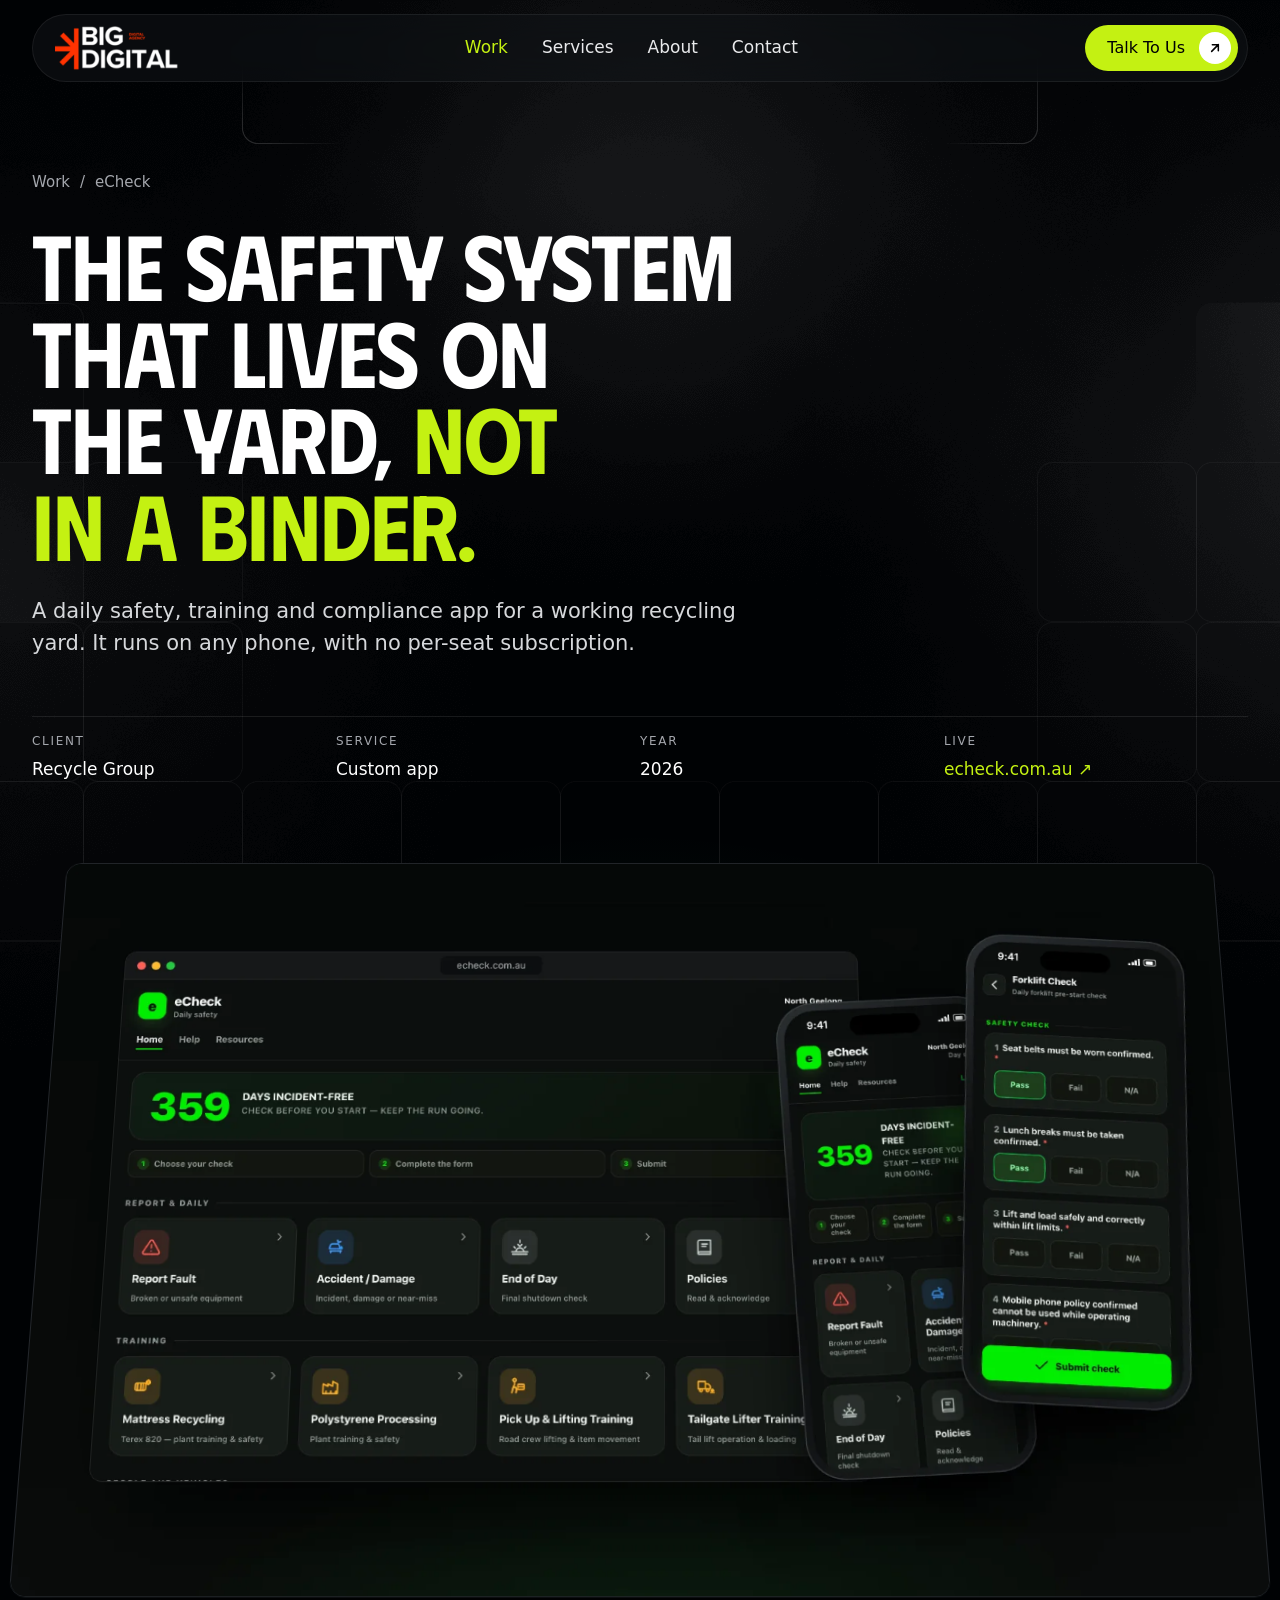
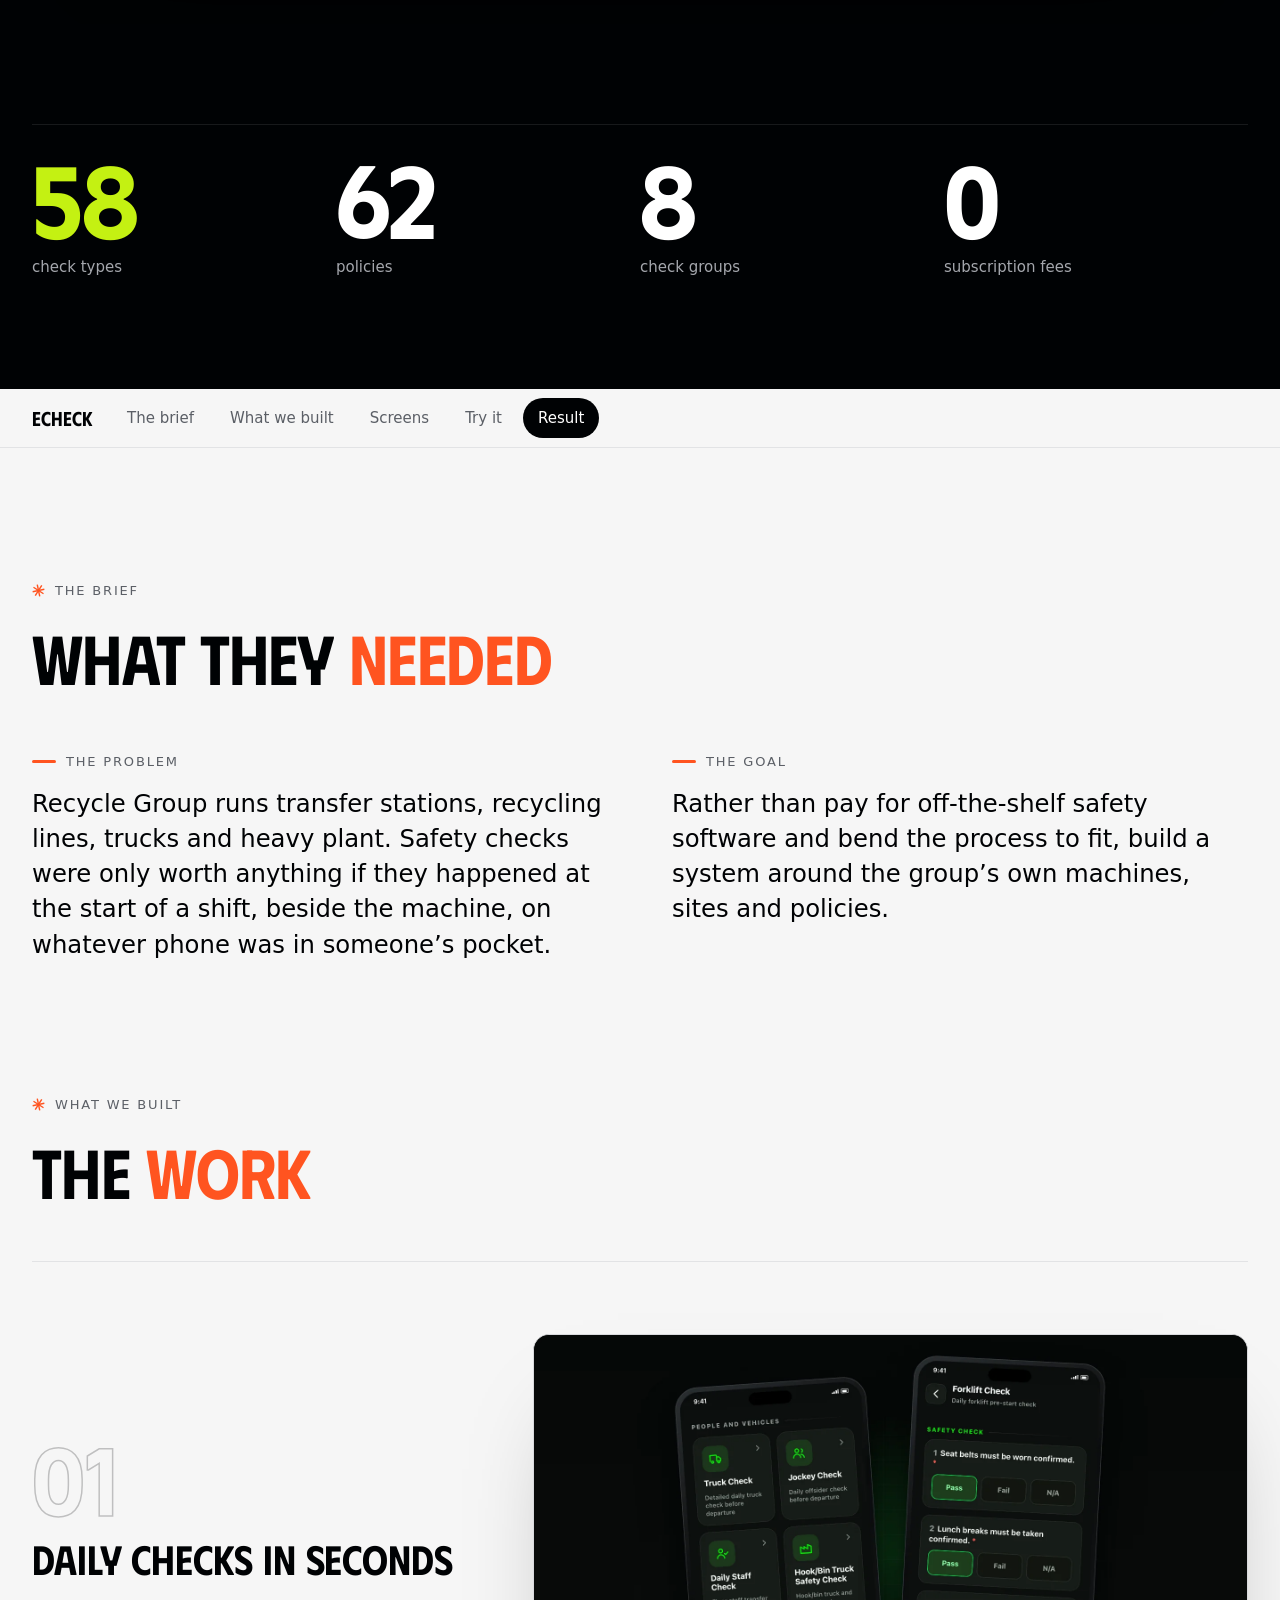
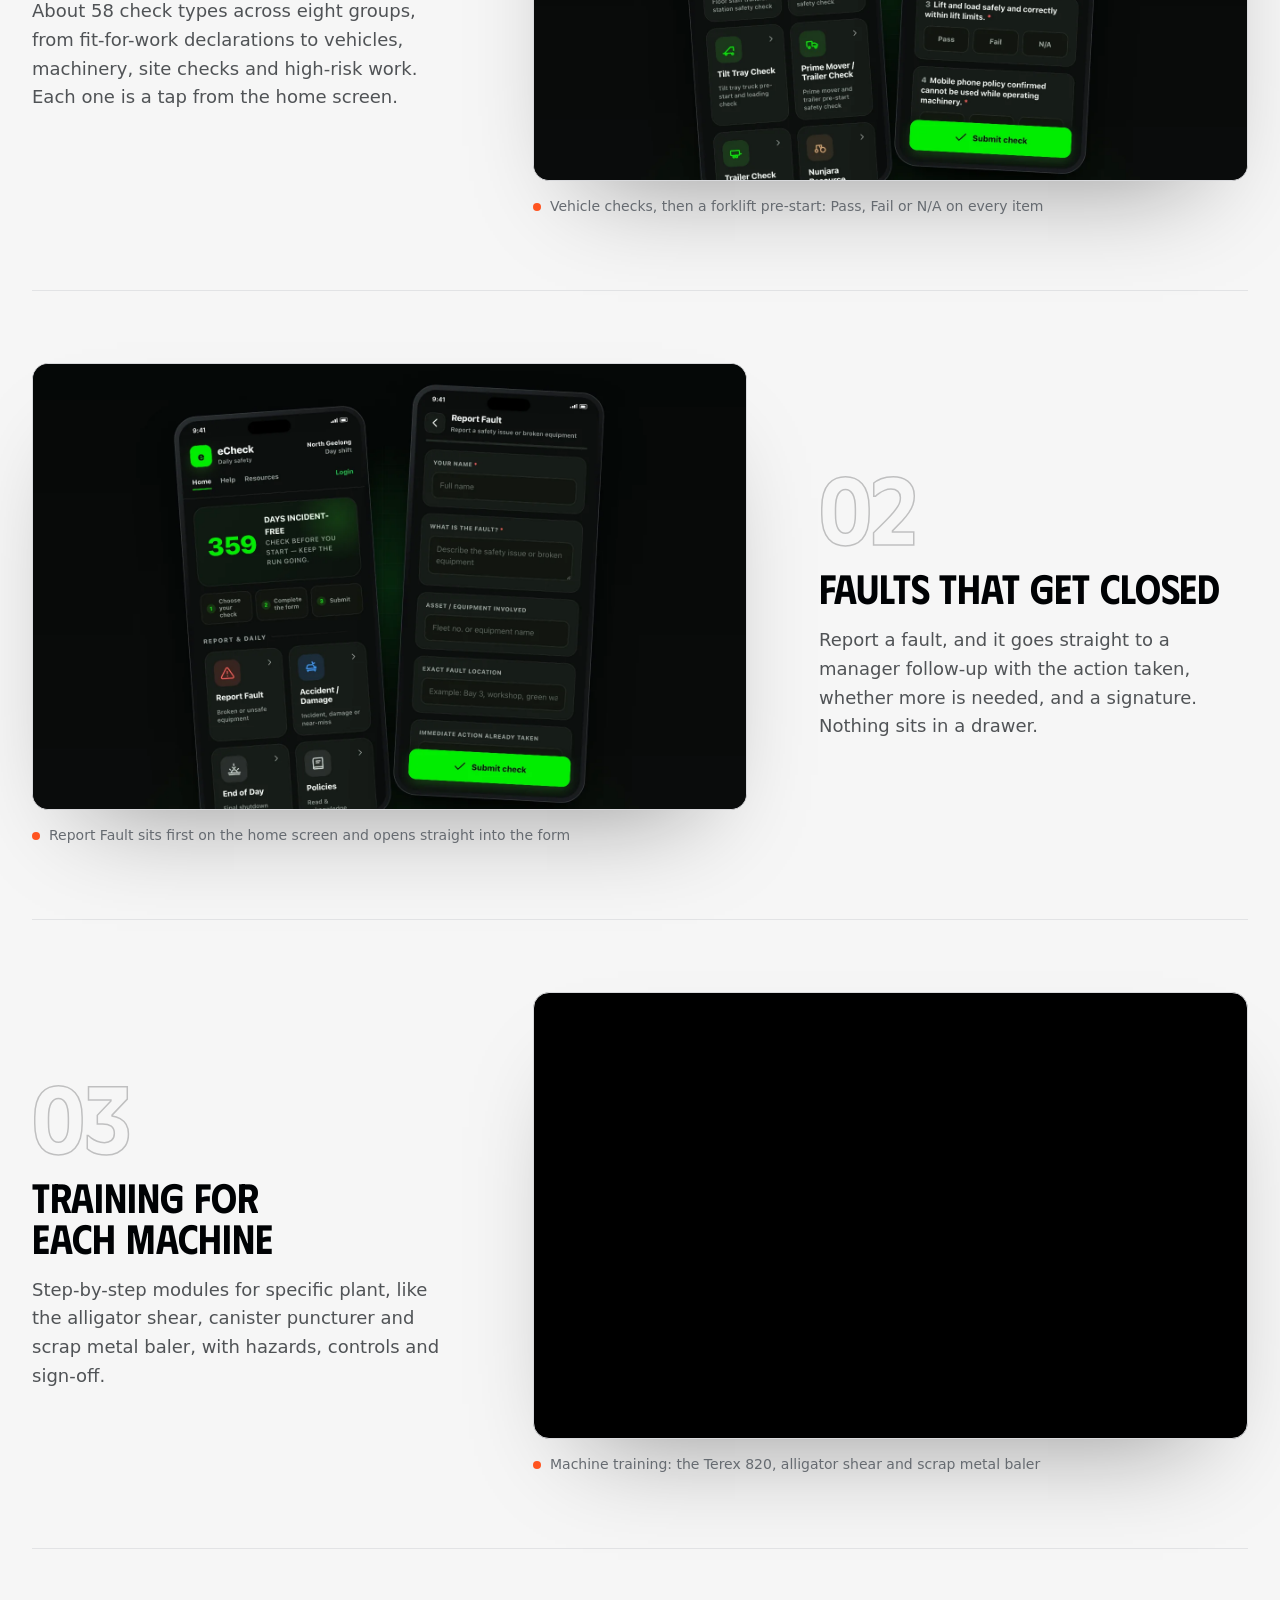
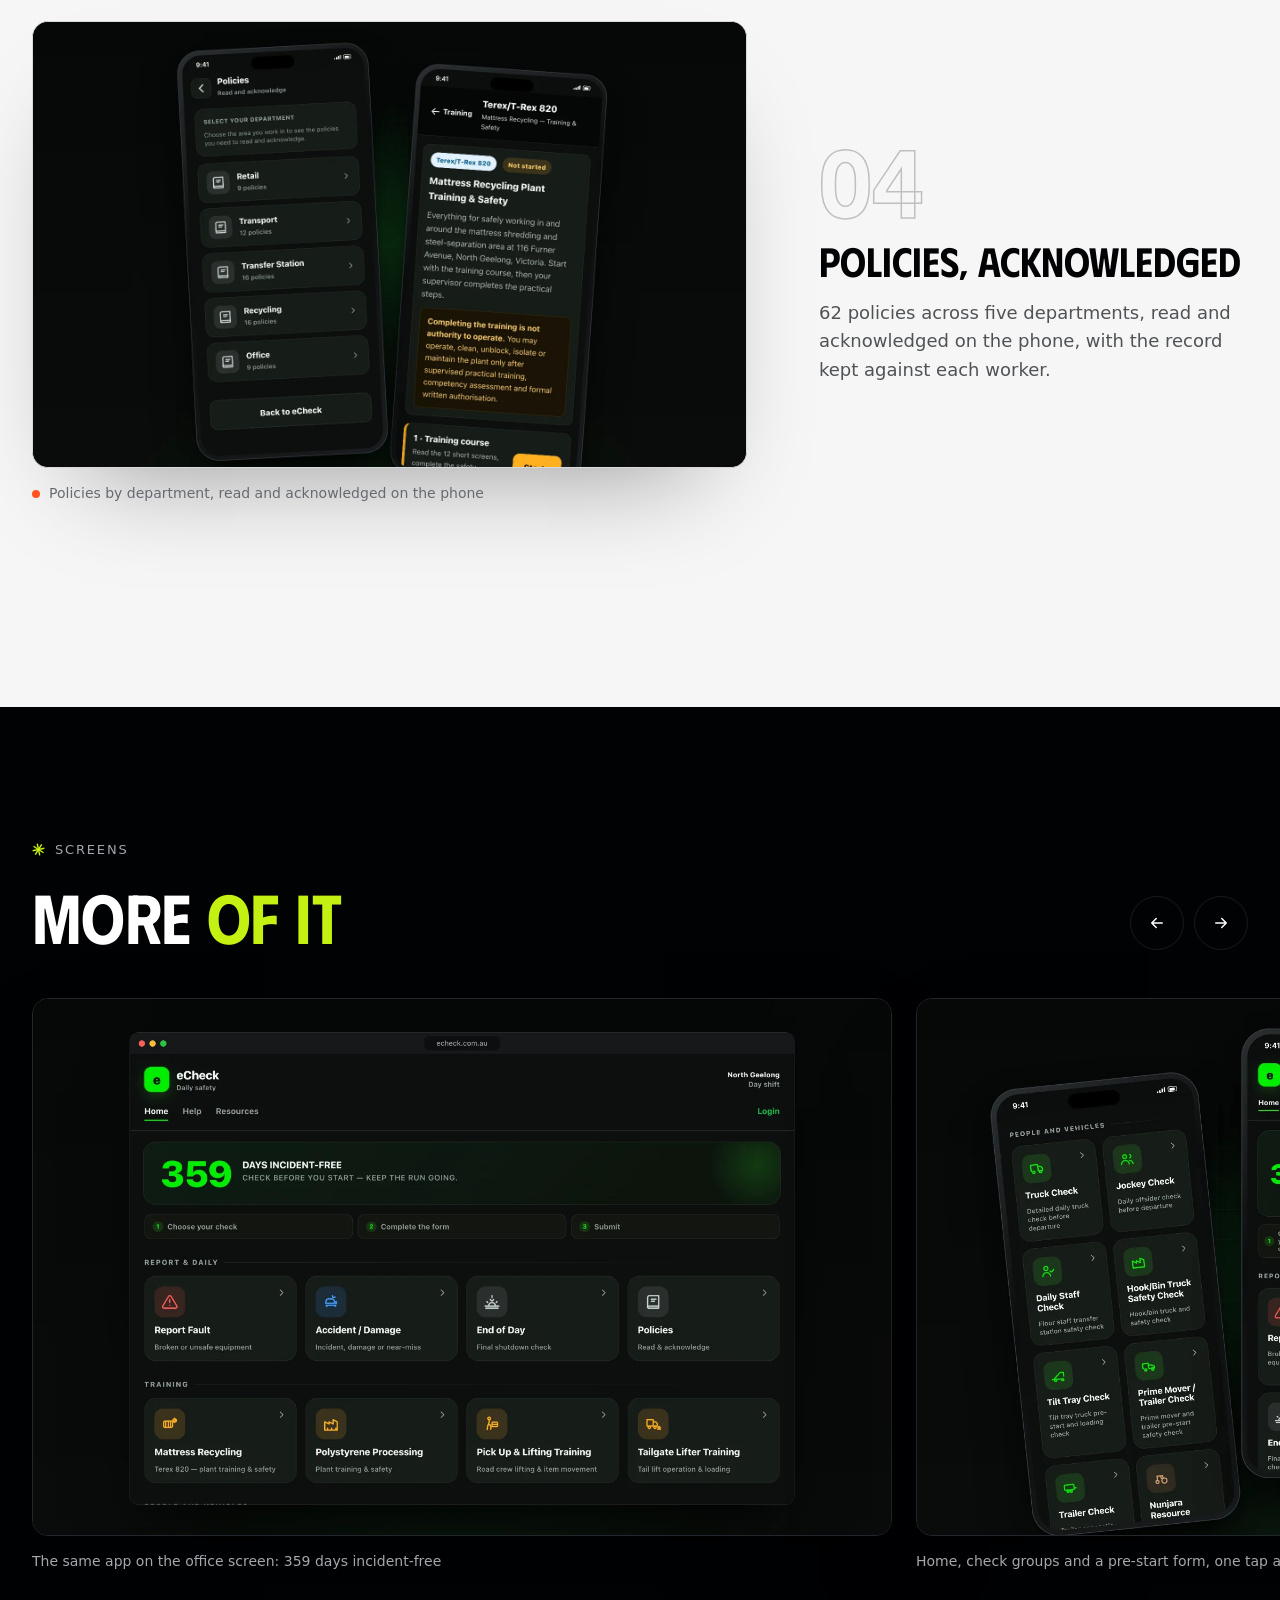
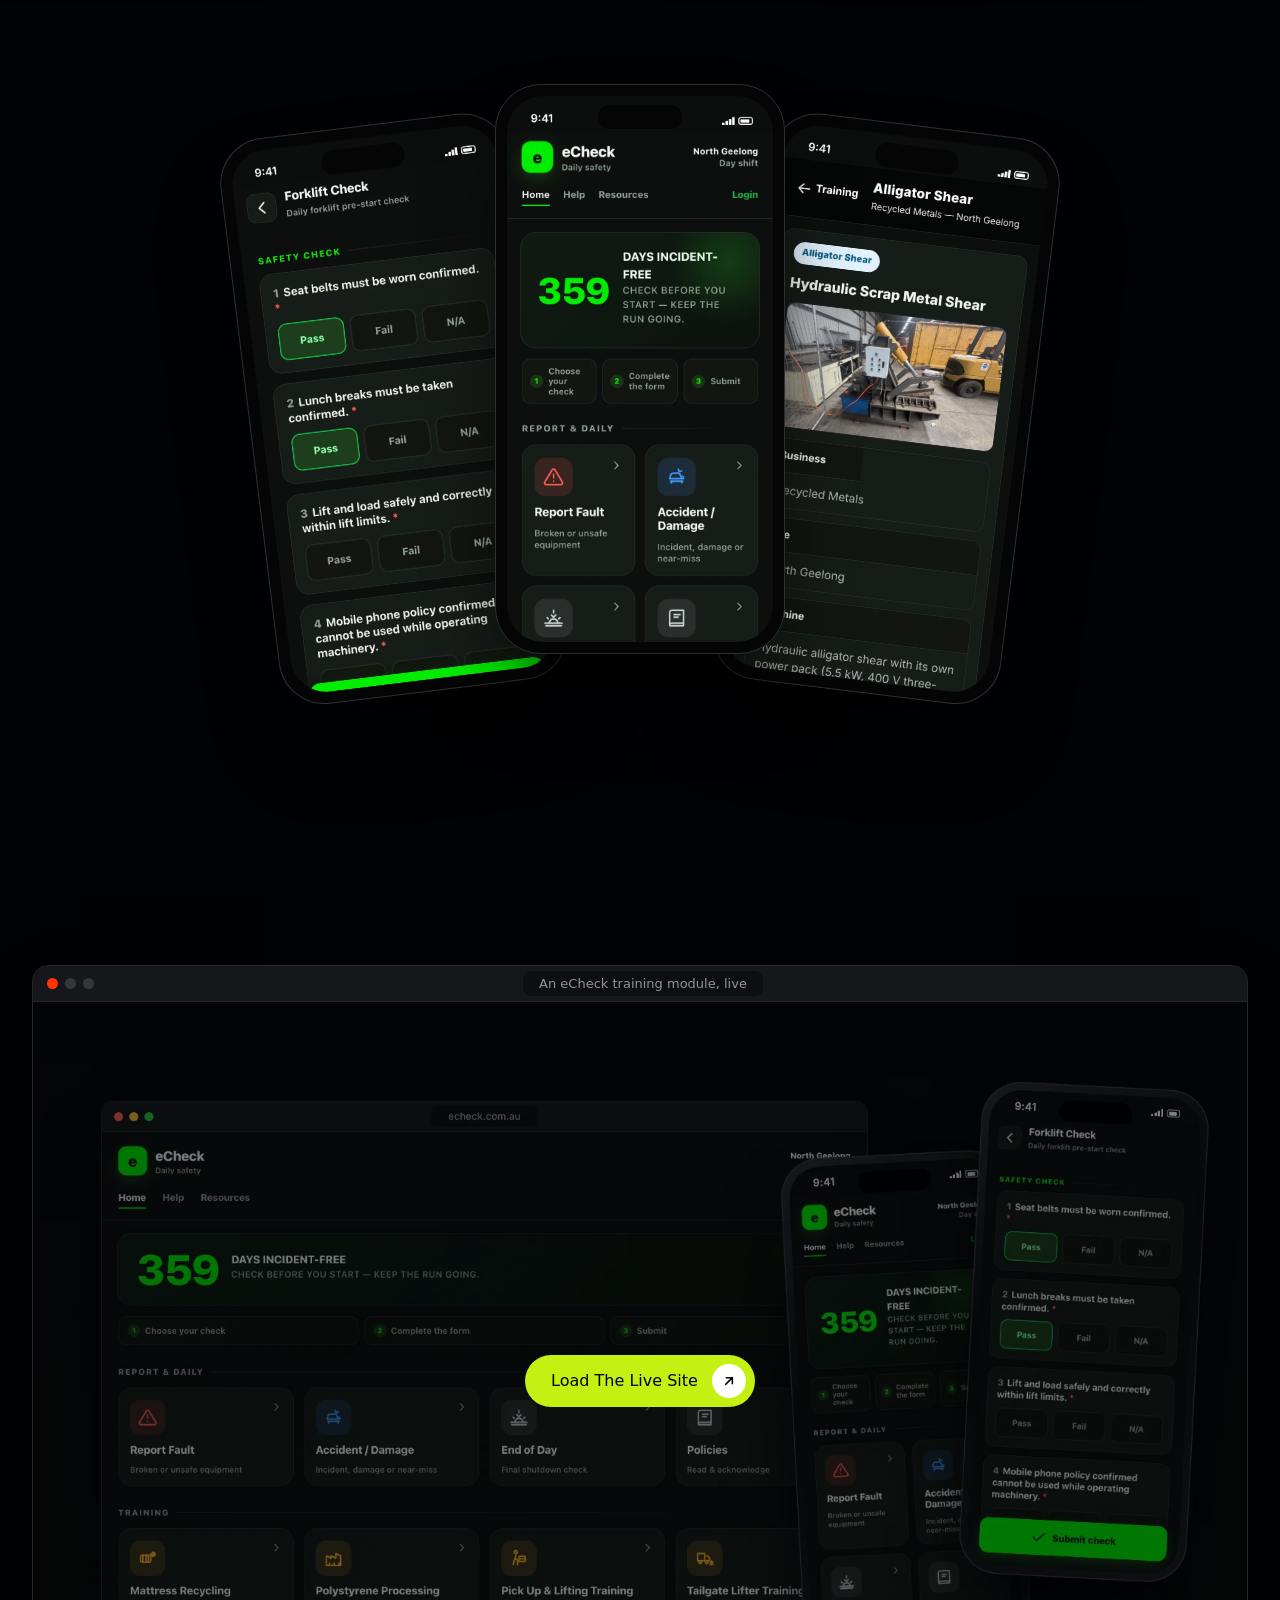
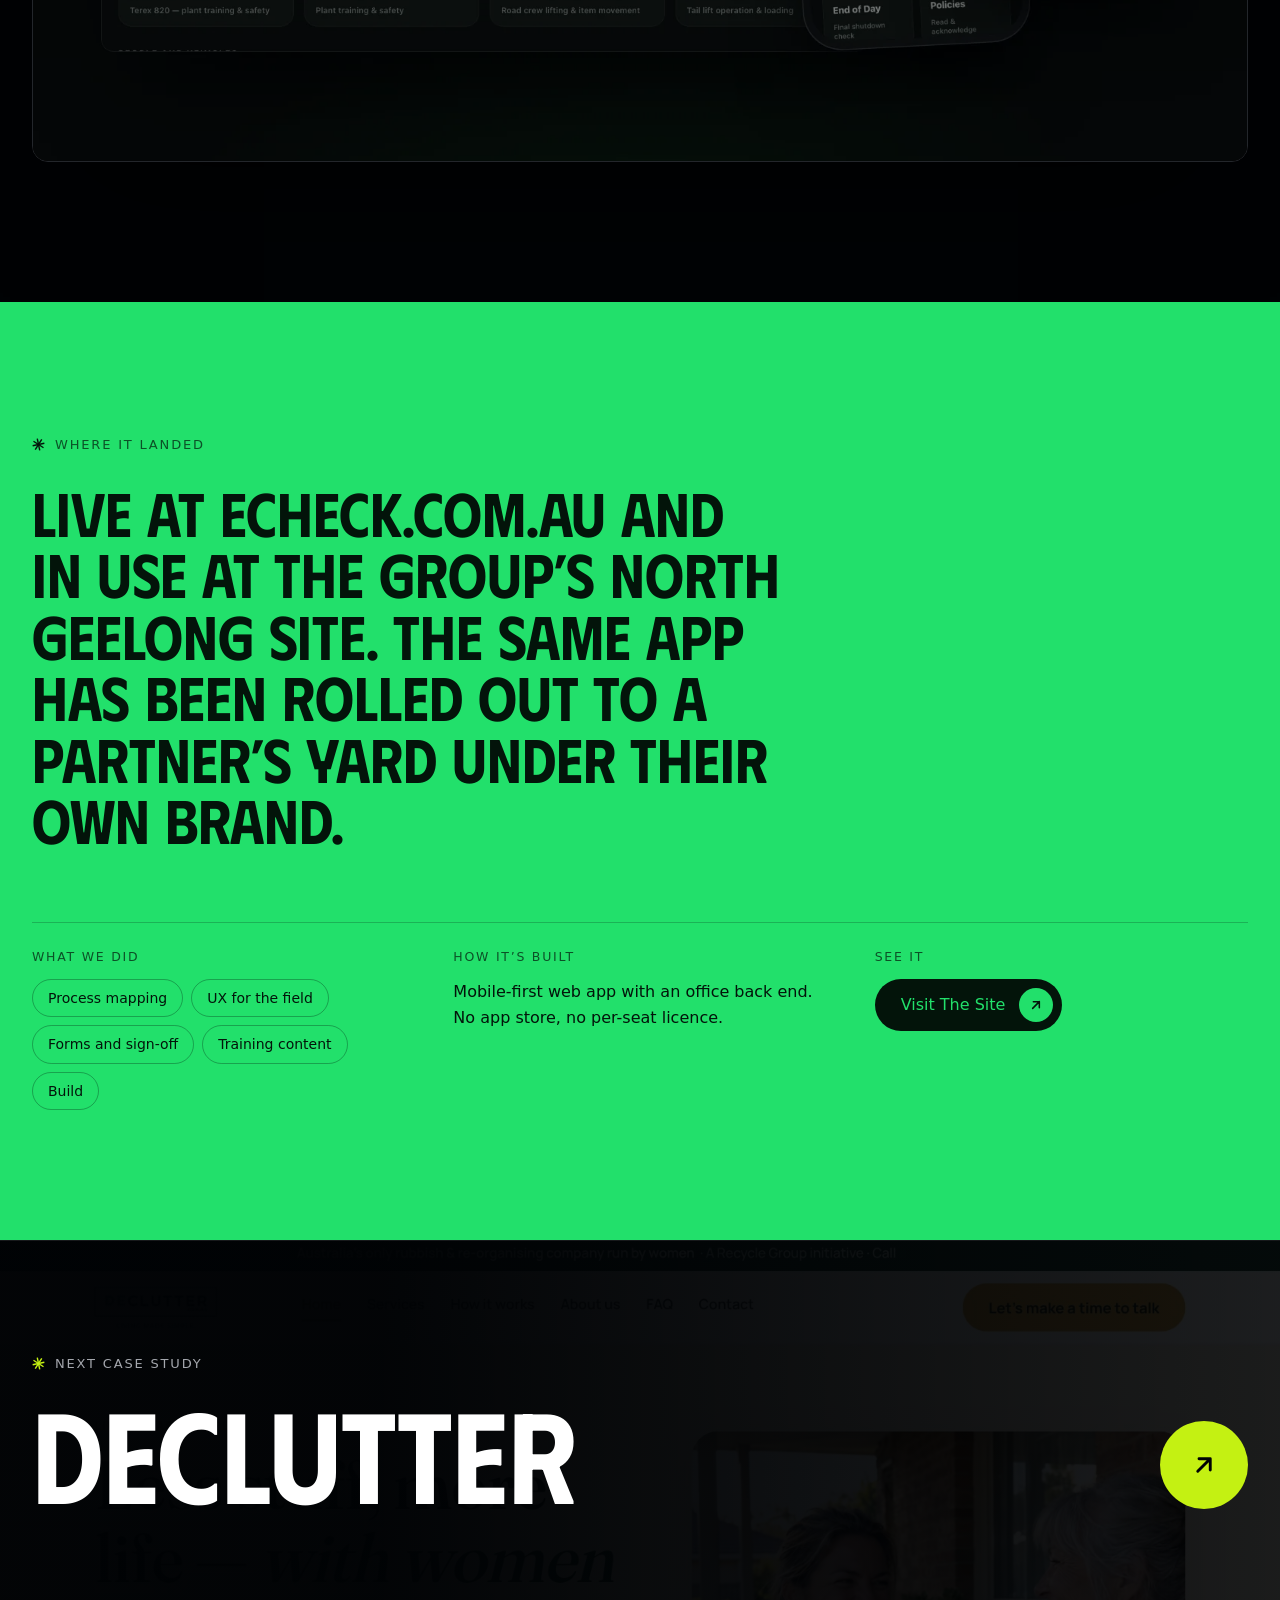
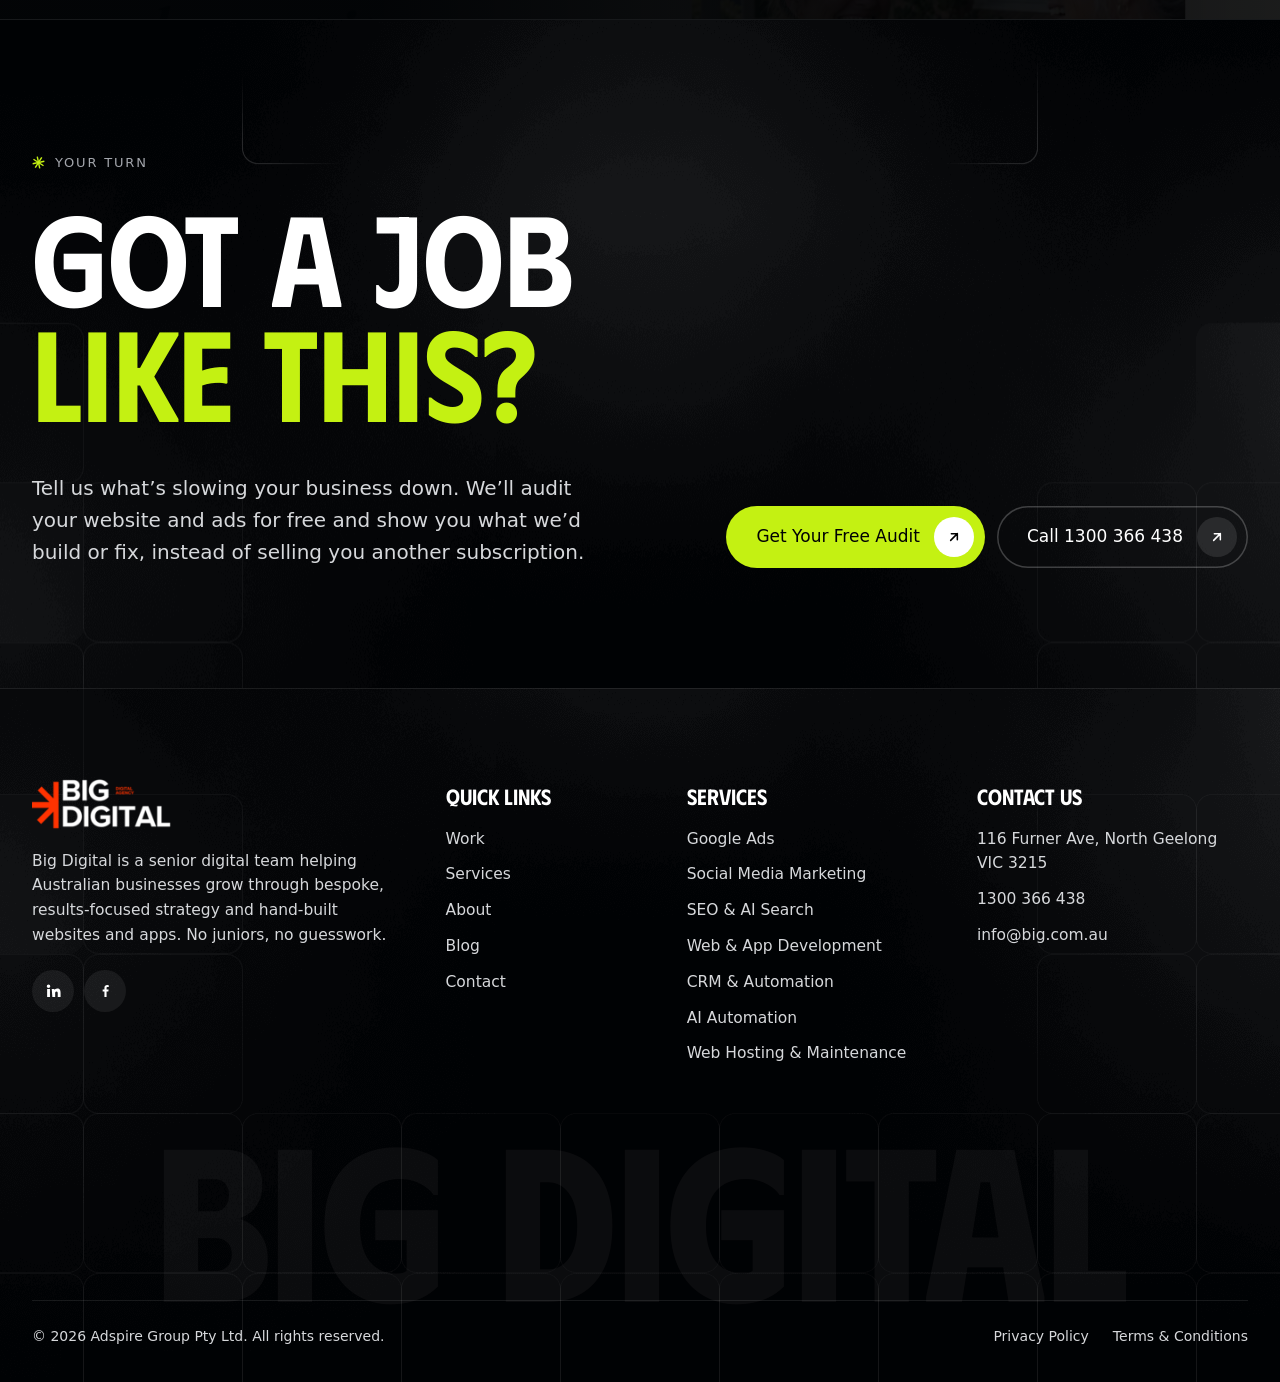
<file: echeck/index.html>
<!doctype html>
<html lang="en-AU"><head>
<meta charset="utf-8"><meta name="viewport" content="width=device-width,initial-scale=1">
<title>eCheck: Safety &amp; compliance app | Big Digital</title><meta name="description" content="A daily safety, training and compliance app for a working recycling yard. It runs on any phone, with no per-seat subscription.">
<meta property="og:title" content="eCheck: Safety &amp; compliance app | Big Digital"><meta property="og:description" content="A daily safety, training and compliance app for a working recycling yard. It runs on any phone, with no per-seat subscription."><meta property="og:type" content="website">
<meta property="og:image" content="https://rdodeployme.github.io/big-media-case-studies/img/bd-results.webp"><meta name="theme-color" content="#000204">
<link rel="icon" href="../assets/favicon.svg" type="image/svg+xml">
<link rel="preconnect" href="https://fonts.googleapis.com"><link rel="preconnect" href="https://fonts.gstatic.com" crossorigin>
<link href="https://fonts.googleapis.com/css2?family=Google+Sans:wght@400;500;600;700&family=Phudu:wght@500;600;700&display=swap" rel="stylesheet">
<link rel="stylesheet" href="../assets/site.css">
<style>:root{--a:#22e06b;--a-ink:#03140a;--a-dark:#0f9a49}</style>
</head><body class="case">
<div class="prog" aria-hidden="true"></div>
<header class="top"><div class="wrap"><div class="bar">
  <a class="logo" href="../" aria-label="Big Digital: our work"><img src="../img/bd-logo.png" alt="Big Digital" width="156" height="56"></a>
  <nav class="nav" aria-label="Main"><a class="on" href="../#work">Work</a><a href="../#services">Services</a><a href="https://big.com.au/about/" target="_blank" rel="noopener">About</a><a href="../#contact">Contact</a></nav>
  <a class="btn " href="../#contact">Talk To Us<span class="ic"><svg viewBox="0 0 24 24" fill="none" stroke="currentColor" stroke-width="2.3" stroke-linecap="round" stroke-linejoin="round"><path d="M7 17 17 7M8 7h9v9"/></svg></span></a>
</div></div></header>
<main>
<section class="c-hero pat"><div class="wrap">
  <div class="crumb rv"><a href="../#work">Work</a><span>/</span><span>eCheck</span></div>
  <h1 class="rv d1">The safety system that lives on the yard, <em>not in a binder.</em></h1>
  <p class="c-line rv d2">A daily safety, training and compliance app for a working recycling yard. It runs on any phone, with no per-seat subscription.</p>
  <dl class="c-meta rv d3"><div><dt>Client</dt><dd>Recycle Group</dd></div><div><dt>Service</dt><dd>Custom app</dd></div><div><dt>Year</dt><dd>2026</dd></div><div><dt>Live</dt><dd><a href="https://echeck.com.au/" target="_blank" rel="noopener">echeck.com.au ↗</a></dd></div></dl>
  <div class="stagewrap"><div class="tilt"><div class="frame" data-zoom="../img/echeck-scene-hero.webp" data-cap="eCheck" role="button" tabindex="0"><img src="../img/echeck-scene-hero.webp" alt="eCheck" width="1600" height="1000"></div></div></div>
</div></section>
<section class="stats"><div class="wrap"><div class="g"><div class="rv"><b class="ac"><span data-n="58">58</span></b><span>check types</span></div><div class="rv"><b class=""><span data-n="62">62</span></b><span>policies</span></div><div class="rv"><b class=""><span data-n="8">8</span></b><span>check groups</span></div><div class="rv"><b class=""><span data-n="0">0</span></b><span>subscription fees</span></div></div></div></section>
<nav class="subnav" aria-label="Sections"><div class="wrap"><span class="nm">eCheck</span><a href="#brief">The brief</a><a href="#build">What we built</a><a href="#screens">Screens</a><a href="#live">Try it</a><a href="#result">Result</a></div></nav>
<div class="light">
<section class="sec" id="brief"><div class="wrap">
  <div class="k rv">The brief</div><h2 class="h2 rv d1">What they <em>needed</em></h2>
  <div class="pg"><div class="rv"><h3>The problem</h3><p>Recycle Group runs transfer stations, recycling lines, trucks and heavy plant. Safety checks were only worth anything if they happened at the start of a shift, beside the machine, on whatever phone was in someone’s pocket.</p></div><div class="rv d1"><h3>The goal</h3><p>Rather than pay for off-the-shelf safety software and bend the process to fit, build a system around the group’s own machines, sites and policies.</p></div></div>
</div></section>
<section class="sec" id="build" style="padding-top:0"><div class="wrap">
  <div class="k rv">What we built</div><h2 class="h2 rv d1" style="margin-bottom:56px">The <em>work</em></h2>
  <article class="feat"><div class="ft rv"><div class="num">01</div><h3>Daily checks in seconds</h3><p>About 58 check types across eight groups, from fit-for-work declarations to vehicles, machinery, site checks and high-risk work. Each one is a tap from the home screen.</p></div>
<figure class="rv d1"><div class="frame" data-zoom="../img/echeck-scene-checks.webp" data-cap="Vehicle checks, then a forklift pre-start: Pass, Fail or N/A on every item" role="button" tabindex="0"><img src="../img/echeck-scene-checks.webp" alt="Vehicle checks, then a forklift pre-start: Pass, Fail or N/A on every item" width="1600" height="1000" loading=lazy decoding=async></div><figcaption>Vehicle checks, then a forklift pre-start: Pass, Fail or N/A on every item</figcaption></figure></article><article class="feat"><div class="ft rv"><div class="num">02</div><h3>Faults that get closed</h3><p>Report a fault, and it goes straight to a manager follow-up with the action taken, whether more is needed, and a signature. Nothing sits in a drawer.</p></div>
<figure class="rv d1"><div class="frame" data-zoom="../img/echeck-scene-fault.webp" data-cap="Report Fault sits first on the home screen and opens straight into the form" role="button" tabindex="0"><img src="../img/echeck-scene-fault.webp" alt="Report Fault sits first on the home screen and opens straight into the form" width="1600" height="1000" loading=lazy decoding=async></div><figcaption>Report Fault sits first on the home screen and opens straight into the form</figcaption></figure></article><article class="feat"><div class="ft rv"><div class="num">03</div><h3>Training for each machine</h3><p>Step-by-step modules for specific plant, like the alligator shear, canister puncturer and scrap metal baler, with hazards, controls and sign-off.</p></div>
<figure class="rv d1"><div class="frame" data-zoom="../img/echeck-scene-training.webp" data-cap="Machine training: the Terex 820, alligator shear and scrap metal baler" role="button" tabindex="0"><img src="../img/echeck-scene-training.webp" alt="Machine training: the Terex 820, alligator shear and scrap metal baler" width="1600" height="1000" loading=lazy decoding=async></div><figcaption>Machine training: the Terex 820, alligator shear and scrap metal baler</figcaption></figure></article><article class="feat"><div class="ft rv"><div class="num">04</div><h3>Policies, acknowledged</h3><p>62 policies across five departments, read and acknowledged on the phone, with the record kept against each worker.</p></div>
<figure class="rv d1"><div class="frame" data-zoom="../img/echeck-scene-policies.webp" data-cap="Policies by department, read and acknowledged on the phone" role="button" tabindex="0"><img src="../img/echeck-scene-policies.webp" alt="Policies by department, read and acknowledged on the phone" width="1600" height="1000" loading=lazy decoding=async></div><figcaption>Policies by department, read and acknowledged on the phone</figcaption></figure></article>
</div></section>
</div>
<section class="gal" id="screens"><div class="wrap galhead"><div><div class="k rv">Screens</div><h2 class="h2 rv d1">More <em>of it</em></h2></div>
<div class="arrows rv"><button type="button" data-d="-1" aria-label="Scroll back"><svg viewBox="0 0 24 24" fill="none" stroke="currentColor" stroke-width="2" stroke-linecap="round" stroke-linejoin="round"><path d="M19 12H5M11 6l-6 6 6 6"/></svg></button><button type="button" data-d="1" aria-label="Scroll forward"><svg viewBox="0 0 24 24" fill="none" stroke="currentColor" stroke-width="2" stroke-linecap="round" stroke-linejoin="round"><path d="M5 12h14M13 6l6 6-6 6"/></svg></button></div></div>
<div class="strip"><figure><div class="frame" data-zoom="../img/echeck-scene-desk.webp" data-cap="The same app on the office screen: 359 days incident-free" role="button" tabindex="0"><img src="../img/echeck-scene-desk.webp" alt="The same app on the office screen: 359 days incident-free" width="1600" height="1000" loading=lazy decoding=async></div><figcaption>The same app on the office screen: 359 days incident-free</figcaption></figure><figure><div class="frame" data-zoom="../img/echeck-scene-trio.webp" data-cap="Home, check groups and a pre-start form, one tap apart" role="button" tabindex="0"><img src="../img/echeck-scene-trio.webp" alt="Home, check groups and a pre-start form, one tap apart" width="1600" height="1000" loading=lazy decoding=async></div><figcaption>Home, check groups and a pre-start form, one tap apart</figcaption></figure></div>
<div class="wrap"><div class="phones"><div class="phone rv d0"><img src="../img/echeck-p1.webp" alt="eCheck on a phone" loading="lazy" width="390" height="800"></div><div class="phone rv d1"><img src="../img/echeck-p2.webp" alt="eCheck on a phone" loading="lazy" width="390" height="800"></div><div class="phone rv d2"><img src="../img/echeck-p3.webp" alt="eCheck on a phone" loading="lazy" width="390" height="800"></div></div></div></section>

<section class="live" id="live"><div class="wrap">
<div class="row2"><div><div class="k rv">Try it</div><h2 class="h2 rv d1">Don’t take <em>our word</em> for it.</h2></div>
<span class="rv"><a class="btn ghost" href="https://rm-echeck-shear-baler-2611.netlify.app/training/alligator-shear/" target="_blank" rel="noopener">Open Full Screen<span class="ic"><svg viewBox="0 0 24 24" fill="none" stroke="currentColor" stroke-width="2.3" stroke-linecap="round" stroke-linejoin="round"><path d="M7 17 17 7M8 7h9v9"/></svg></span></a></span></div>
<div class="frame rv d1"><div class="bar"><i></i><i></i><i></i><em>An eCheck training module, live</em></div>
<div class="vp" style="background-image:url(../img/echeck-scene-hero.webp)"><iframe title="An eCheck training module, live" data-src="https://rm-echeck-shear-baler-2611.netlify.app/training/alligator-shear/" loading="lazy"></iframe>
<div class="cover"><button class="btn" type="button">Load The Live Site<span class="ic"><svg viewBox="0 0 24 24" fill="none" stroke="currentColor" stroke-width="2.3" stroke-linecap="round" stroke-linejoin="round"><path d="M7 17 17 7M8 7h9v9"/></svg></span></button></div></div></div>
</div></section>
<section class="result" id="result"><div class="wrap">
  <div class="k rv">Where it landed</div>
  <p class="big rv d1">Live at echeck.com.au and in use at the group’s North Geelong site. The same app has been rolled out to a partner’s yard under their own brand.</p>
  <div class="cols rv d2"><div><h4>What we did</h4><ul><li>Process mapping</li><li>UX for the field</li><li>Forms and sign-off</li><li>Training content</li><li>Build</li></ul></div>
  <div><h4>How it’s built</h4><p>Mobile-first web app with an office back end. No app store, no per-seat licence.</p></div><div><h4>See it</h4><a class="btn " href="https://echeck.com.au/" target="_blank" rel="noopener">Visit The Site<span class="ic"><svg viewBox="0 0 24 24" fill="none" stroke="currentColor" stroke-width="2.3" stroke-linecap="round" stroke-linejoin="round"><path d="M7 17 17 7M8 7h9v9"/></svg></span></a></div></div>
</div></section>
<a class="next" href="../declutter/"><img src="../img/dec-hero.webp" alt="" loading="lazy">
<div class="wrap"><div><div class="k">Next case study</div><strong>Declutter</strong></div><span class="ar"><svg viewBox="0 0 24 24" fill="none" stroke="currentColor" stroke-width="2.3" stroke-linecap="round" stroke-linejoin="round"><path d="M7 17 17 7M8 7h9v9"/></svg></span></div></a>
<section class="cta pat"><div class="wrap">
  <div class="k rv">Your turn</div>
  <h2 class="rv d1">Got a job<br><em>like this?</em></h2>
  <div class="row3 rv d2"><p>Tell us what’s slowing your business down. We’ll audit your website and ads for free and show you what we’d build or fix, instead of selling you another subscription.</p>
  <div style="display:flex;gap:12px;flex-wrap:wrap"><a class="btn big" href="../#contact">Get Your Free Audit<span class="ic"><svg viewBox="0 0 24 24" fill="none" stroke="currentColor" stroke-width="2.3" stroke-linecap="round" stroke-linejoin="round"><path d="M7 17 17 7M8 7h9v9"/></svg></span></a><a class="btn ghost big" href="tel:1300366438">Call 1300 366 438<span class="ic"><svg viewBox="0 0 24 24" fill="none" stroke="currentColor" stroke-width="2.3" stroke-linecap="round" stroke-linejoin="round"><path d="M7 17 17 7M8 7h9v9"/></svg></span></a></div></div>
</div></section>
</main><footer class="foot"><div class="wrap">
<div class="f-grid">
  <div><img src="../img/bd-logo.png" alt="Big Digital" width="156" height="56" loading="lazy">
    <p>Big Digital is a senior digital team helping Australian businesses grow through bespoke, results-focused strategy and hand-built websites and apps. No juniors, no guesswork.</p>
    <div class="soc"><a href="https://www.linkedin.com/company/big-digital-aus/" target="_blank" rel="noopener" aria-label="LinkedIn"><svg viewBox="0 0 24 24" fill="currentColor"><path d="M4.98 3.5a2.5 2.5 0 1 1 0 5 2.5 2.5 0 0 1 0-5zM3 9.75h4V21H3zM9.5 9.75h3.83v1.54h.06c.53-1 1.84-2.06 3.79-2.06 4.05 0 4.8 2.67 4.8 6.14V21h-4v-5.02c0-1.2-.02-2.74-1.67-2.74-1.67 0-1.93 1.3-1.93 2.65V21h-4z"/></svg></a><a href="https://www.facebook.com/profile.php?id=61585934444174" target="_blank" rel="noopener" aria-label="Facebook"><svg viewBox="0 0 24 24" fill="currentColor"><path d="M13.5 21v-7.5h2.5l.4-3h-2.9V8.6c0-.87.25-1.46 1.5-1.46H16.6V4.45A20 20 0 0 0 14.3 4.3c-2.3 0-3.8 1.4-3.8 3.95v2.25H8v3h2.5V21z"/></svg></a></div></div>
  <div><h4>Quick links</h4><ul><li><a href="../#work">Work</a></li><li><a href="../#services">Services</a></li><li><a href="https://big.com.au/about/" target="_blank" rel="noopener">About</a></li><li><a href="https://big.com.au/blog/" target="_blank" rel="noopener">Blog</a></li><li><a href="../#contact">Contact</a></li></ul></div>
  <div><h4>Services</h4><ul><li><a href="https://big.com.au/services/google-ads/" target="_blank" rel="noopener">Google Ads</a></li><li><a href="https://big.com.au/services/social-media-marketing/" target="_blank" rel="noopener">Social Media Marketing</a></li><li><a href="https://big.com.au/services/seo-aeo-geo/" target="_blank" rel="noopener">SEO &amp; AI Search</a></li><li><a href="https://big.com.au/services/web-app-development/" target="_blank" rel="noopener">Web &amp; App Development</a></li><li><a href="https://big.com.au/services/crm-automation/" target="_blank" rel="noopener">CRM &amp; Automation</a></li><li><a href="https://big.com.au/services/ai-automation/" target="_blank" rel="noopener">AI Automation</a></li><li><a href="https://big.com.au/services/web-hosting-maintenance/" target="_blank" rel="noopener">Web Hosting &amp; Maintenance</a></li></ul></div>
  <div><h4>Contact us</h4><ul><li>116 Furner Ave, North Geelong VIC 3215</li><li><a href="tel:1300366438">1300 366 438</a></li><li><a href="mailto:info@big.com.au">info@big.com.au</a></li></ul></div>
</div>
<div class="wm" aria-hidden="true">Big Digital</div>
<div class="f-bot"><span>© 2026 Adspire Group Pty Ltd. All rights reserved.</span><nav><a href="https://big.com.au/privacy-policy/" target="_blank" rel="noopener">Privacy Policy</a><a href="https://big.com.au/terms-and-conditions/" target="_blank" rel="noopener">Terms &amp; Conditions</a></nav></div>
</div></footer>
<a class="sticky" href="../#contact"><svg viewBox="0 0 24 24" fill="none" stroke="currentColor" stroke-width="2" stroke-linecap="round" stroke-linejoin="round"><path d="M21 12a8 8 0 0 1-11.6 7.1L4 20l1-4.6A8 8 0 1 1 21 12z"/><path d="M8.5 11h7M8.5 14.5h4.5"/></svg>Free Audit</a>
<div class="lb" role="dialog" aria-modal="true" aria-label="Screenshot"><img alt=""><div class="cap"></div><button class="x" aria-label="Close"><svg viewBox="0 0 24 24" fill="none" stroke="currentColor" stroke-width="2" stroke-linecap="round"><path d="M6 6l12 12M18 6L6 18"/></svg></button><button class="pv" aria-label="Previous"><svg viewBox="0 0 24 24" fill="none" stroke="currentColor" stroke-width="2" stroke-linecap="round" stroke-linejoin="round"><path d="M19 12H5M11 6l-6 6 6 6"/></svg></button><button class="nx" aria-label="Next"><svg viewBox="0 0 24 24" fill="none" stroke="currentColor" stroke-width="2" stroke-linecap="round" stroke-linejoin="round"><path d="M5 12h14M13 6l6 6-6 6"/></svg></button></div>
<script src="../assets/site.js" defer></script>
</body></html>
</file>
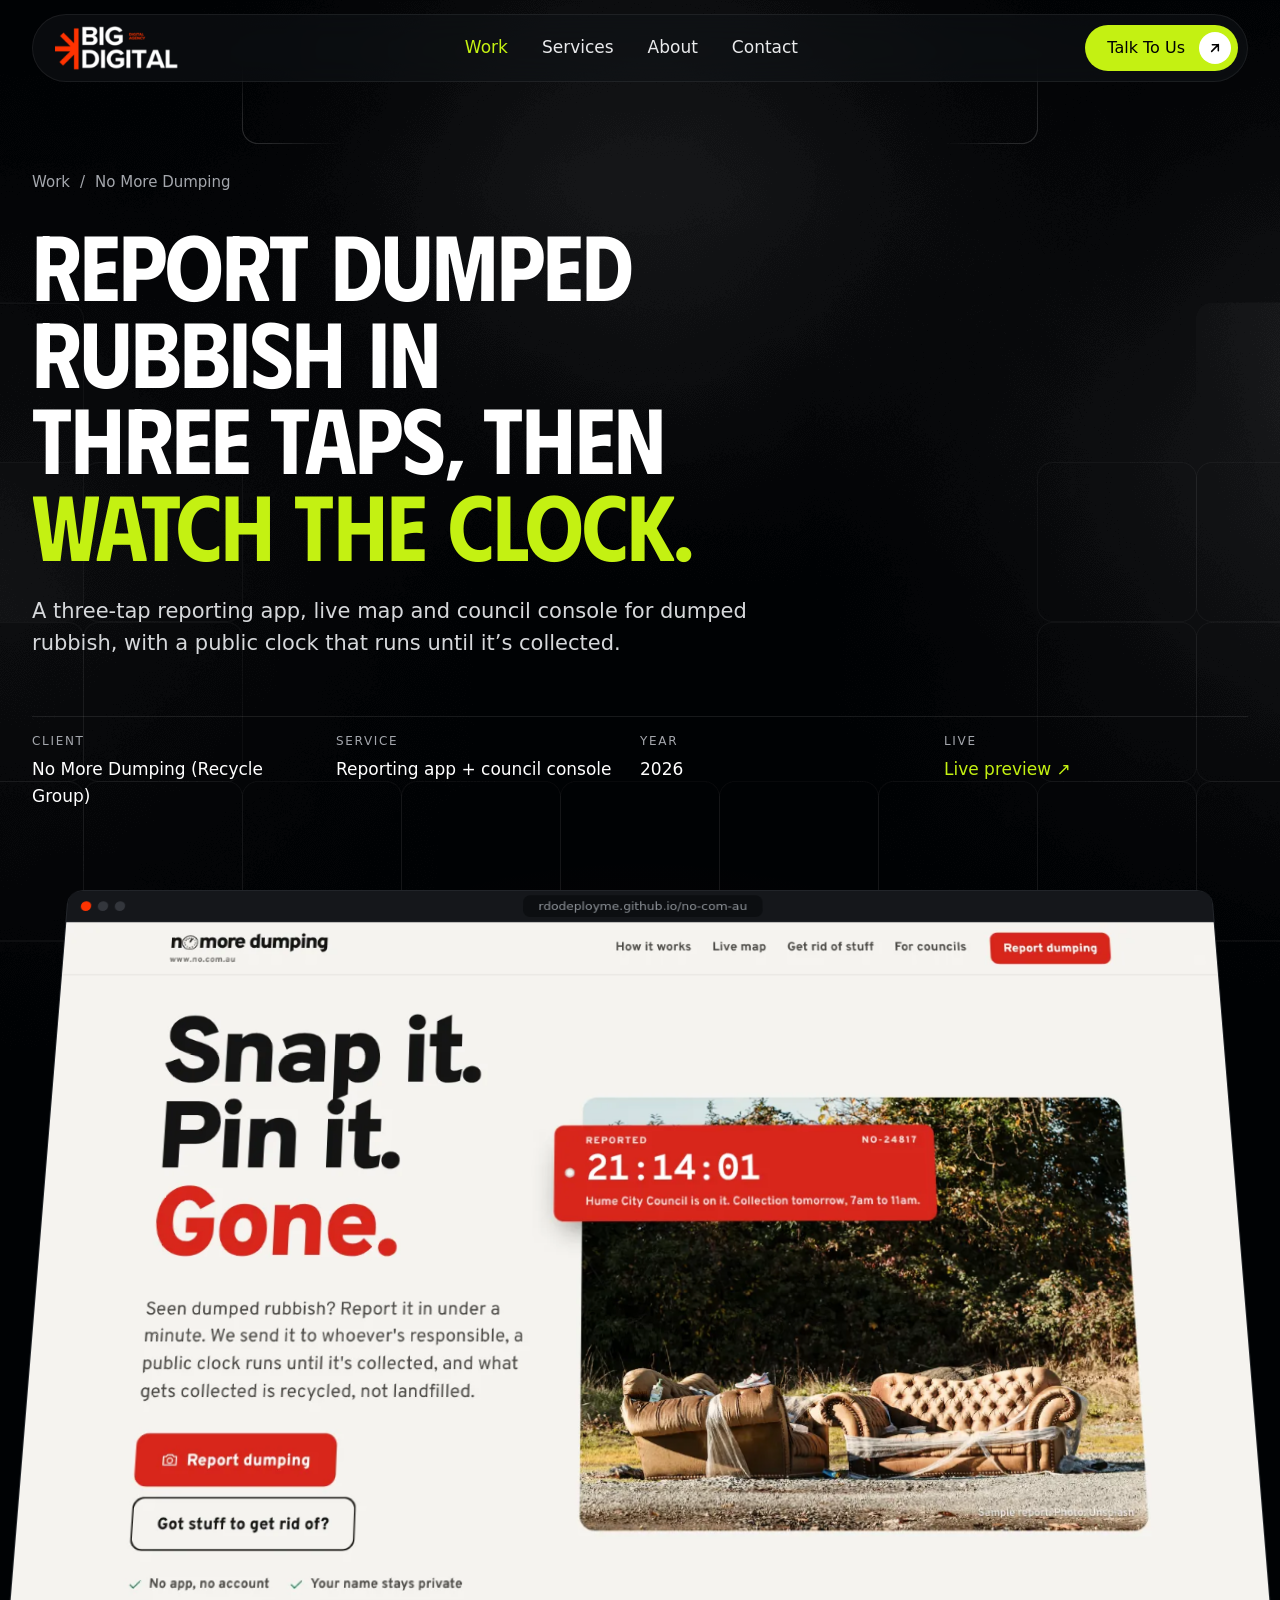
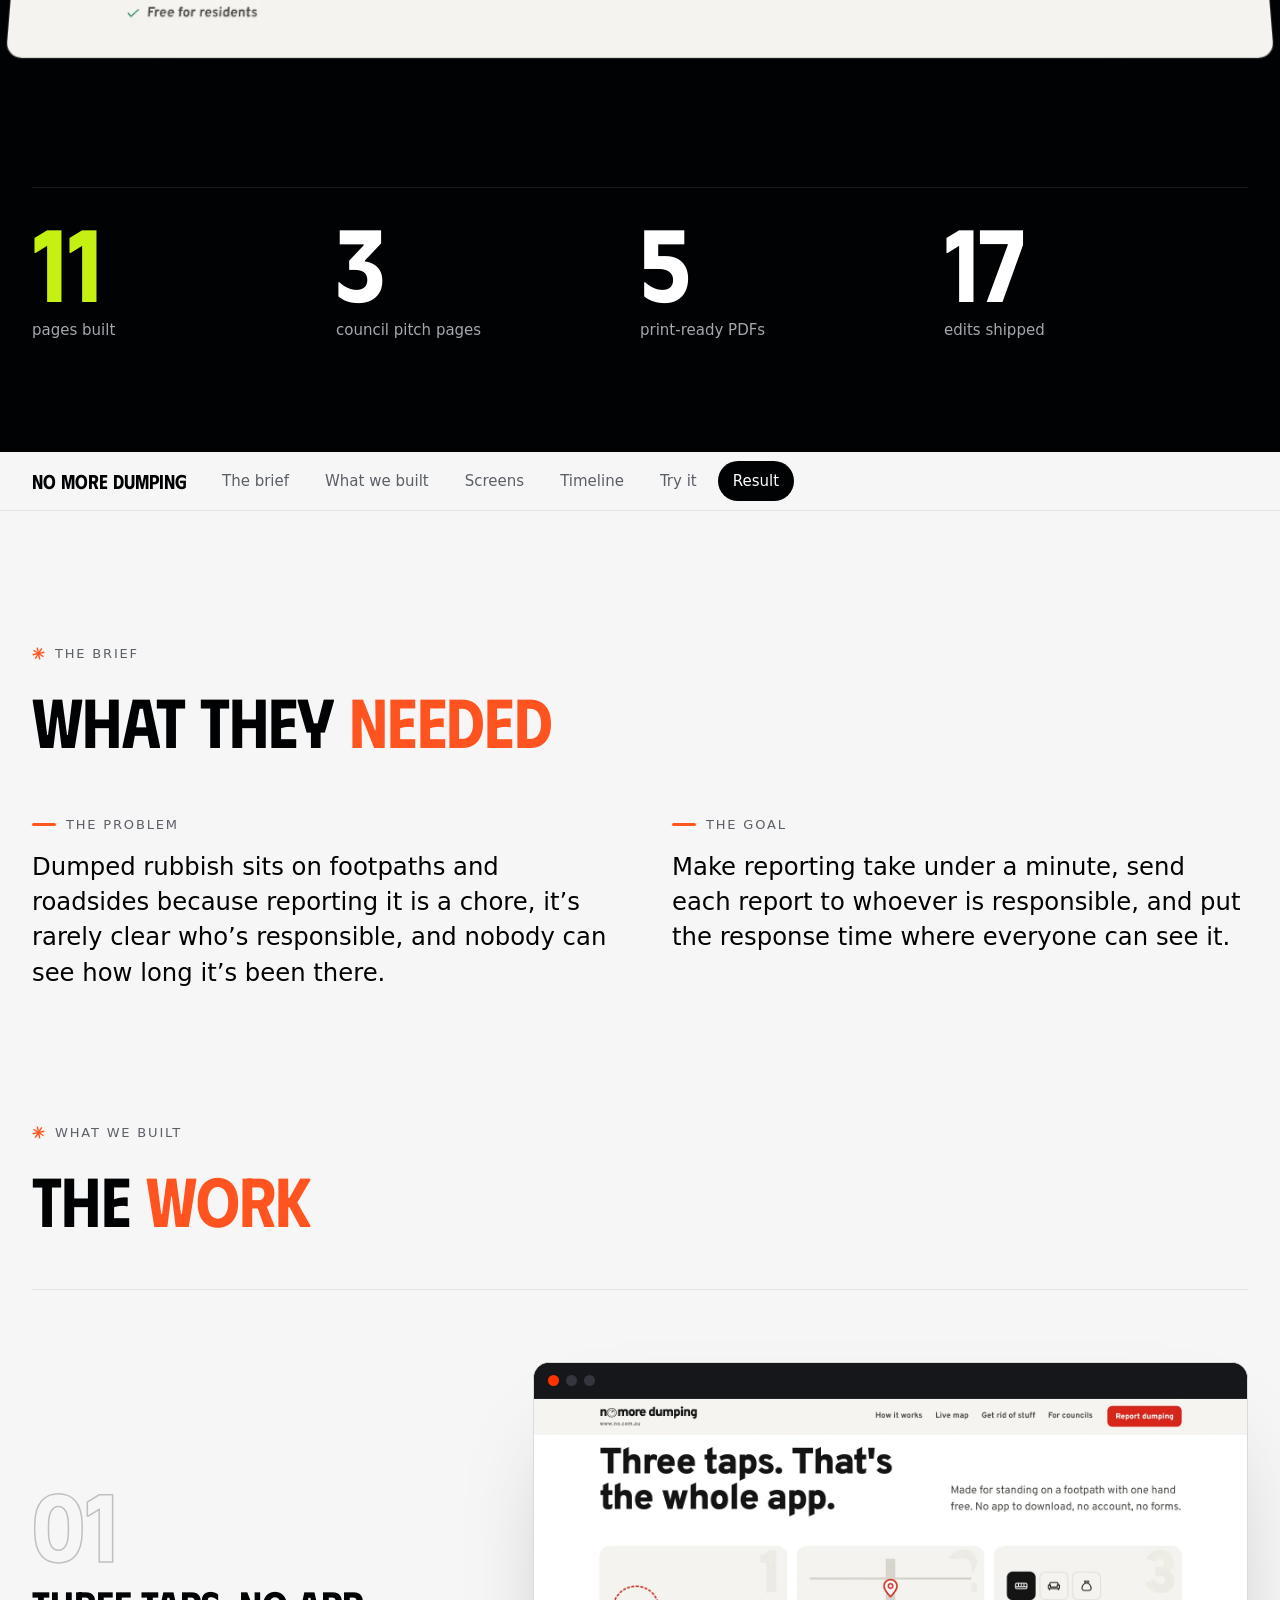
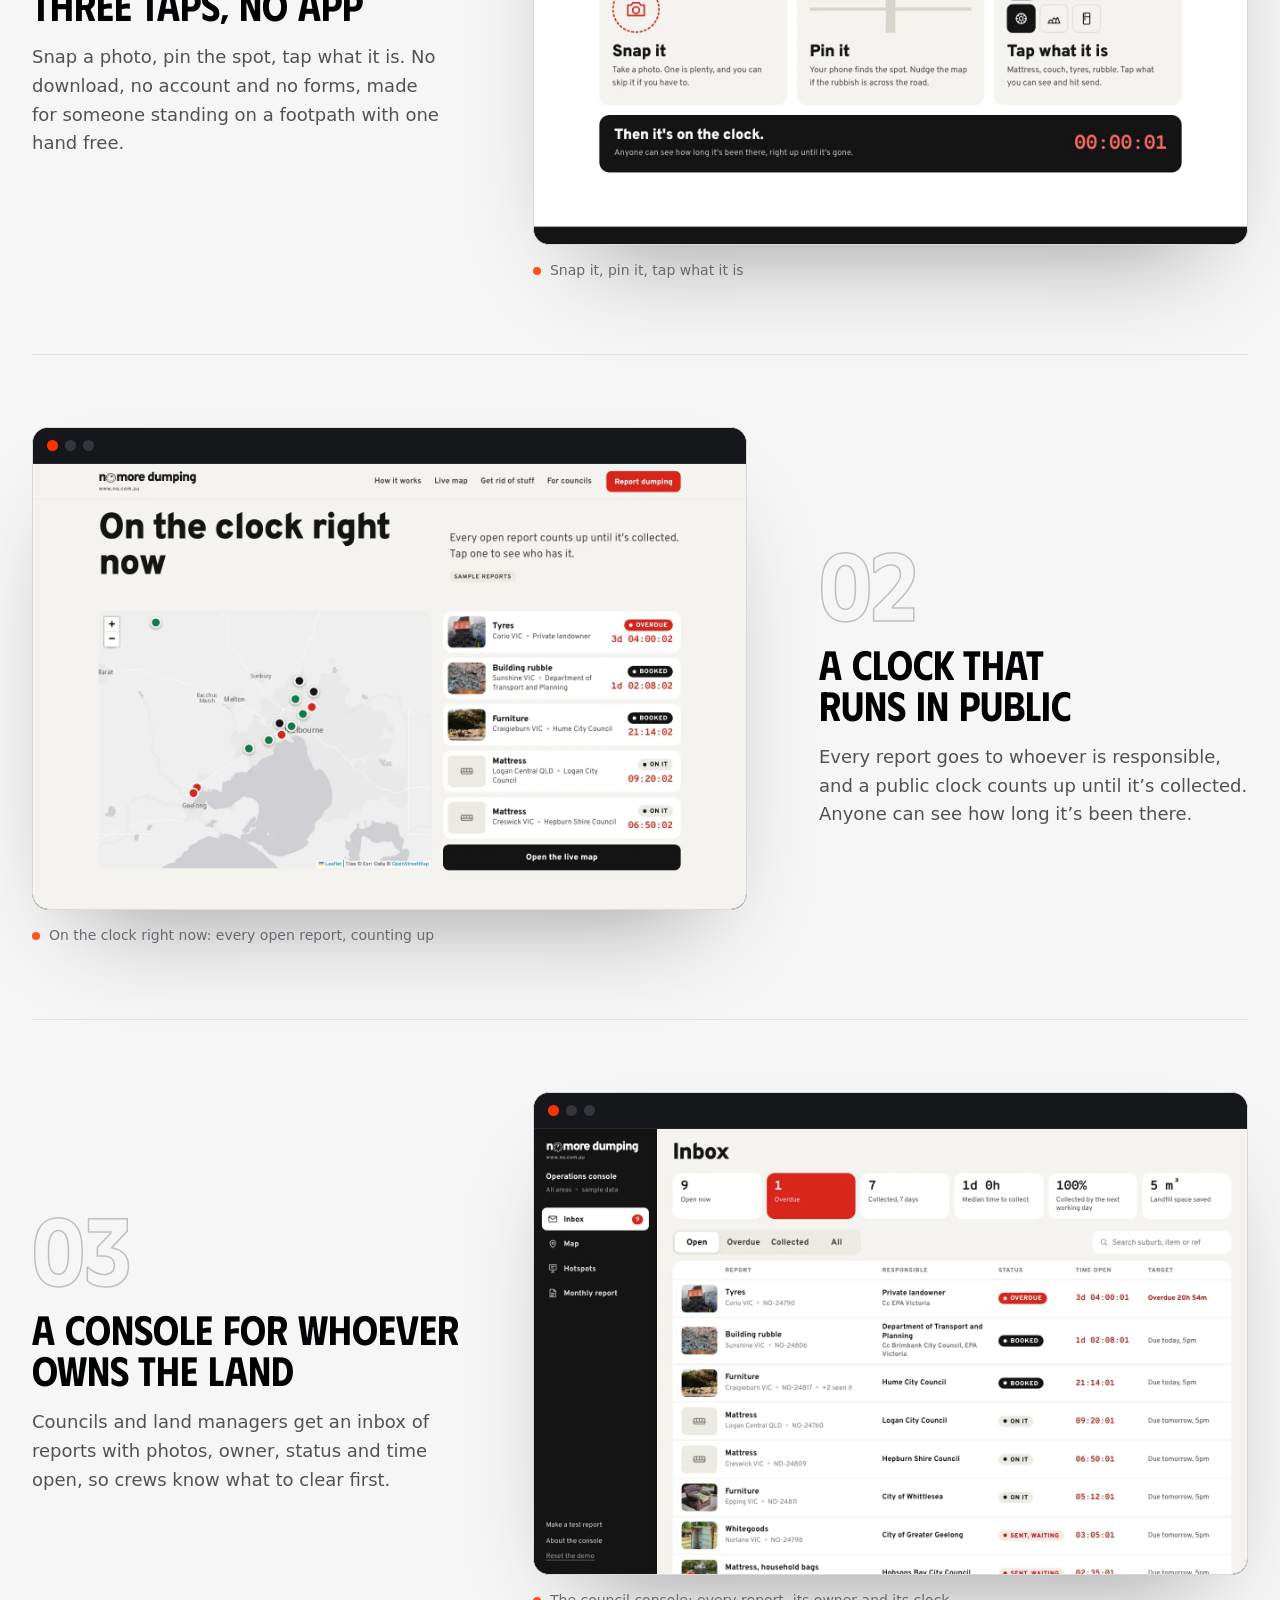
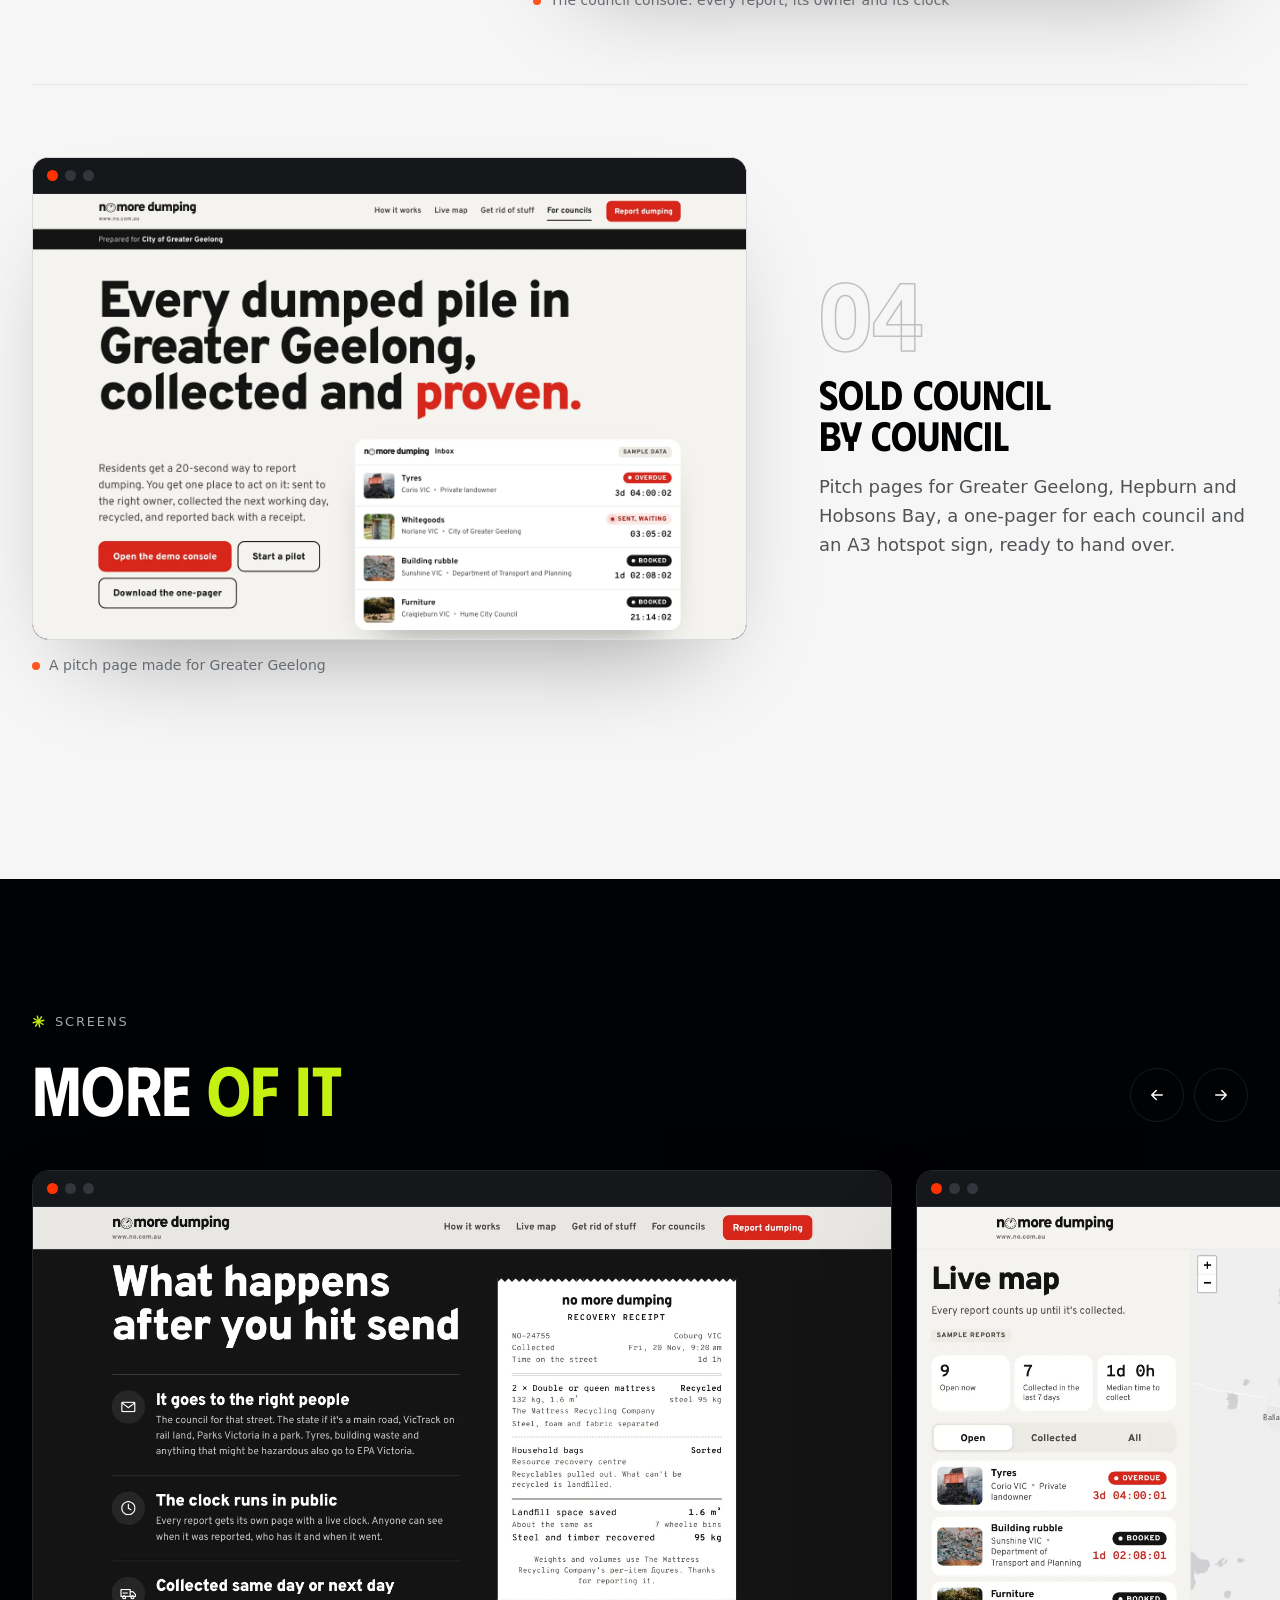
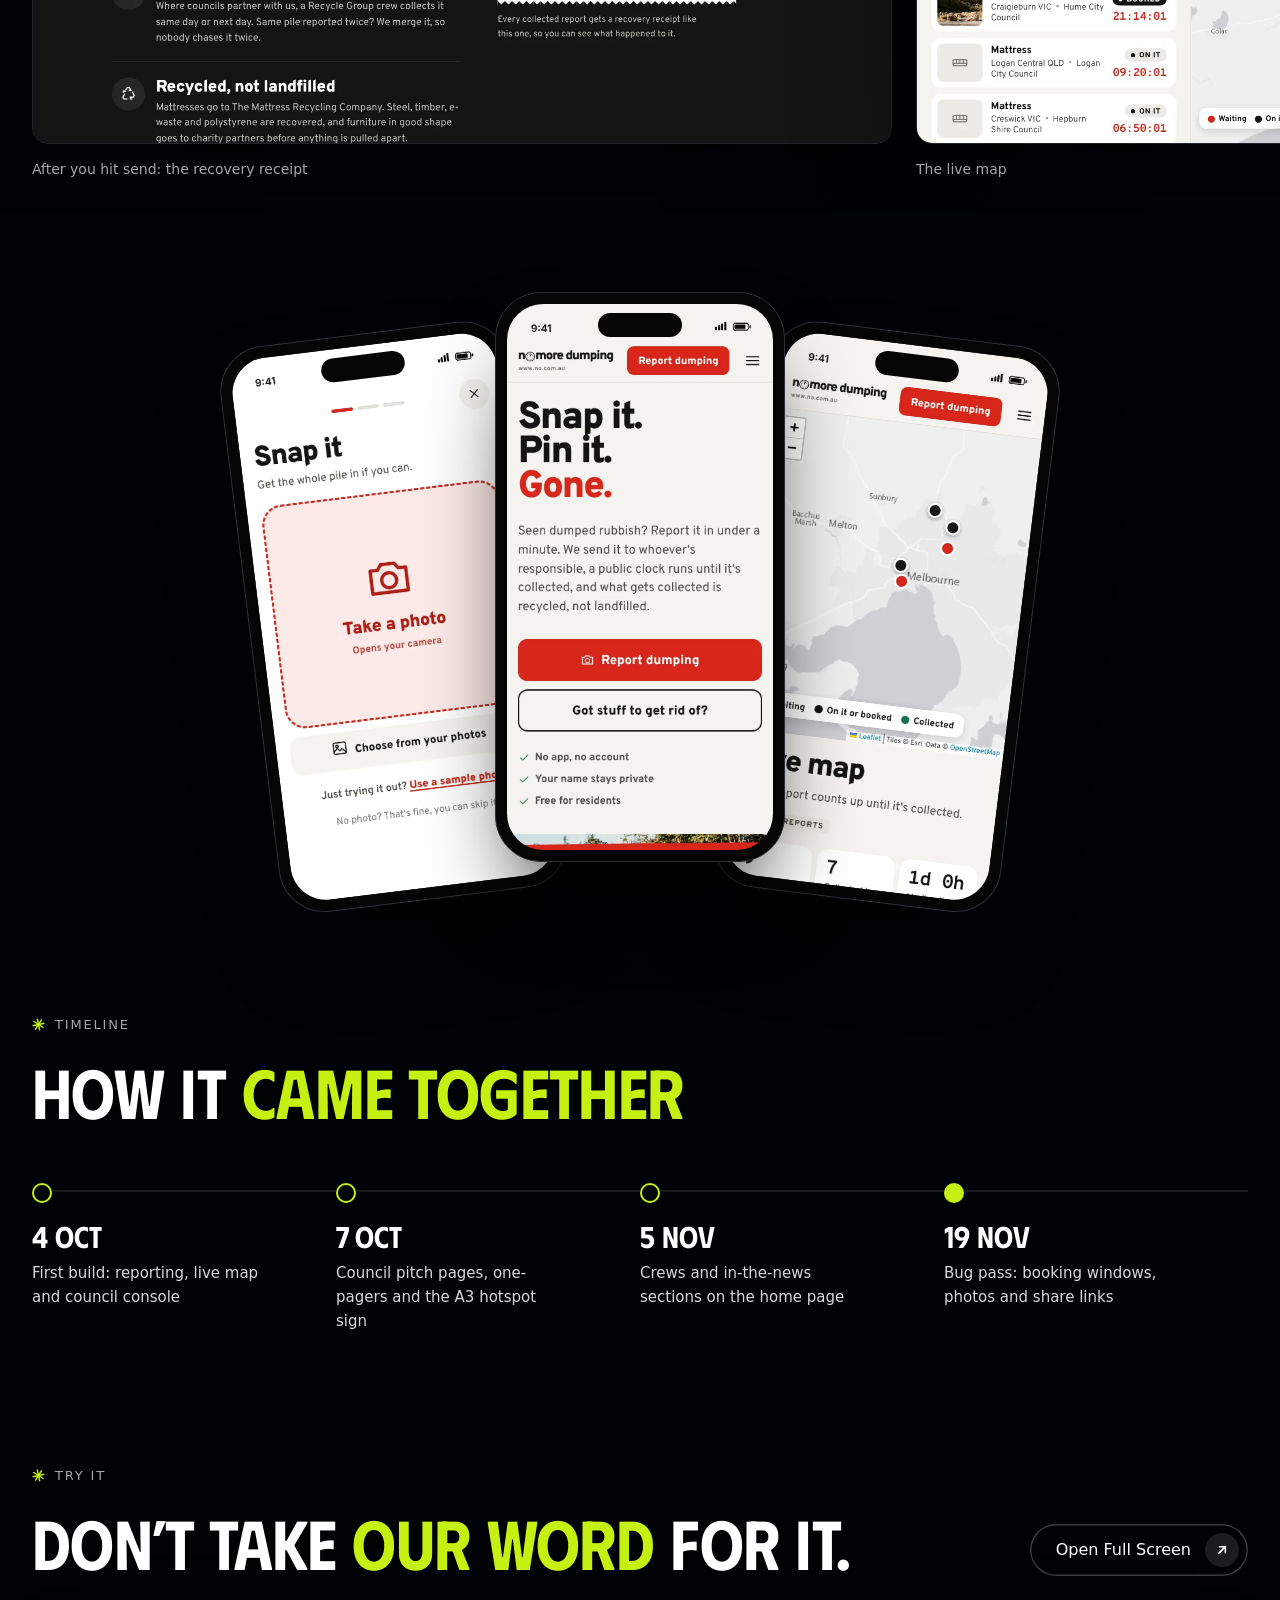
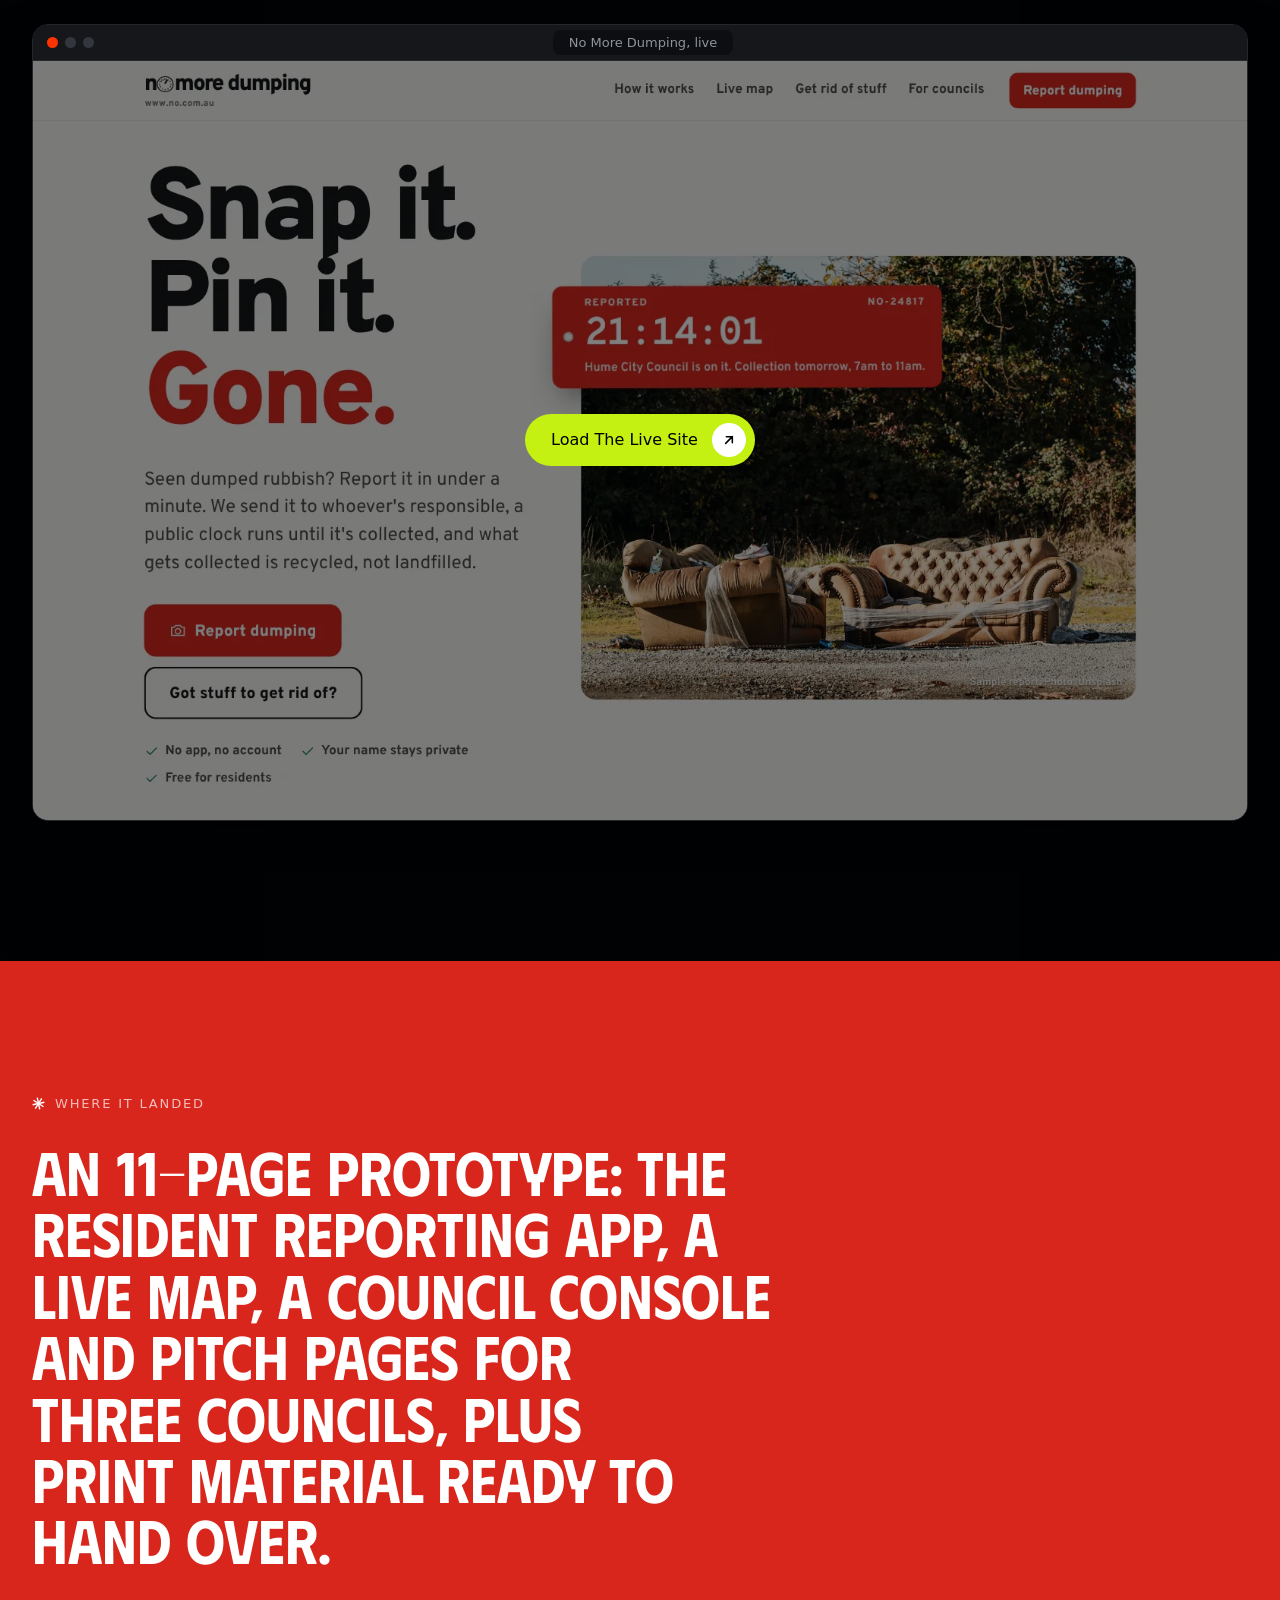
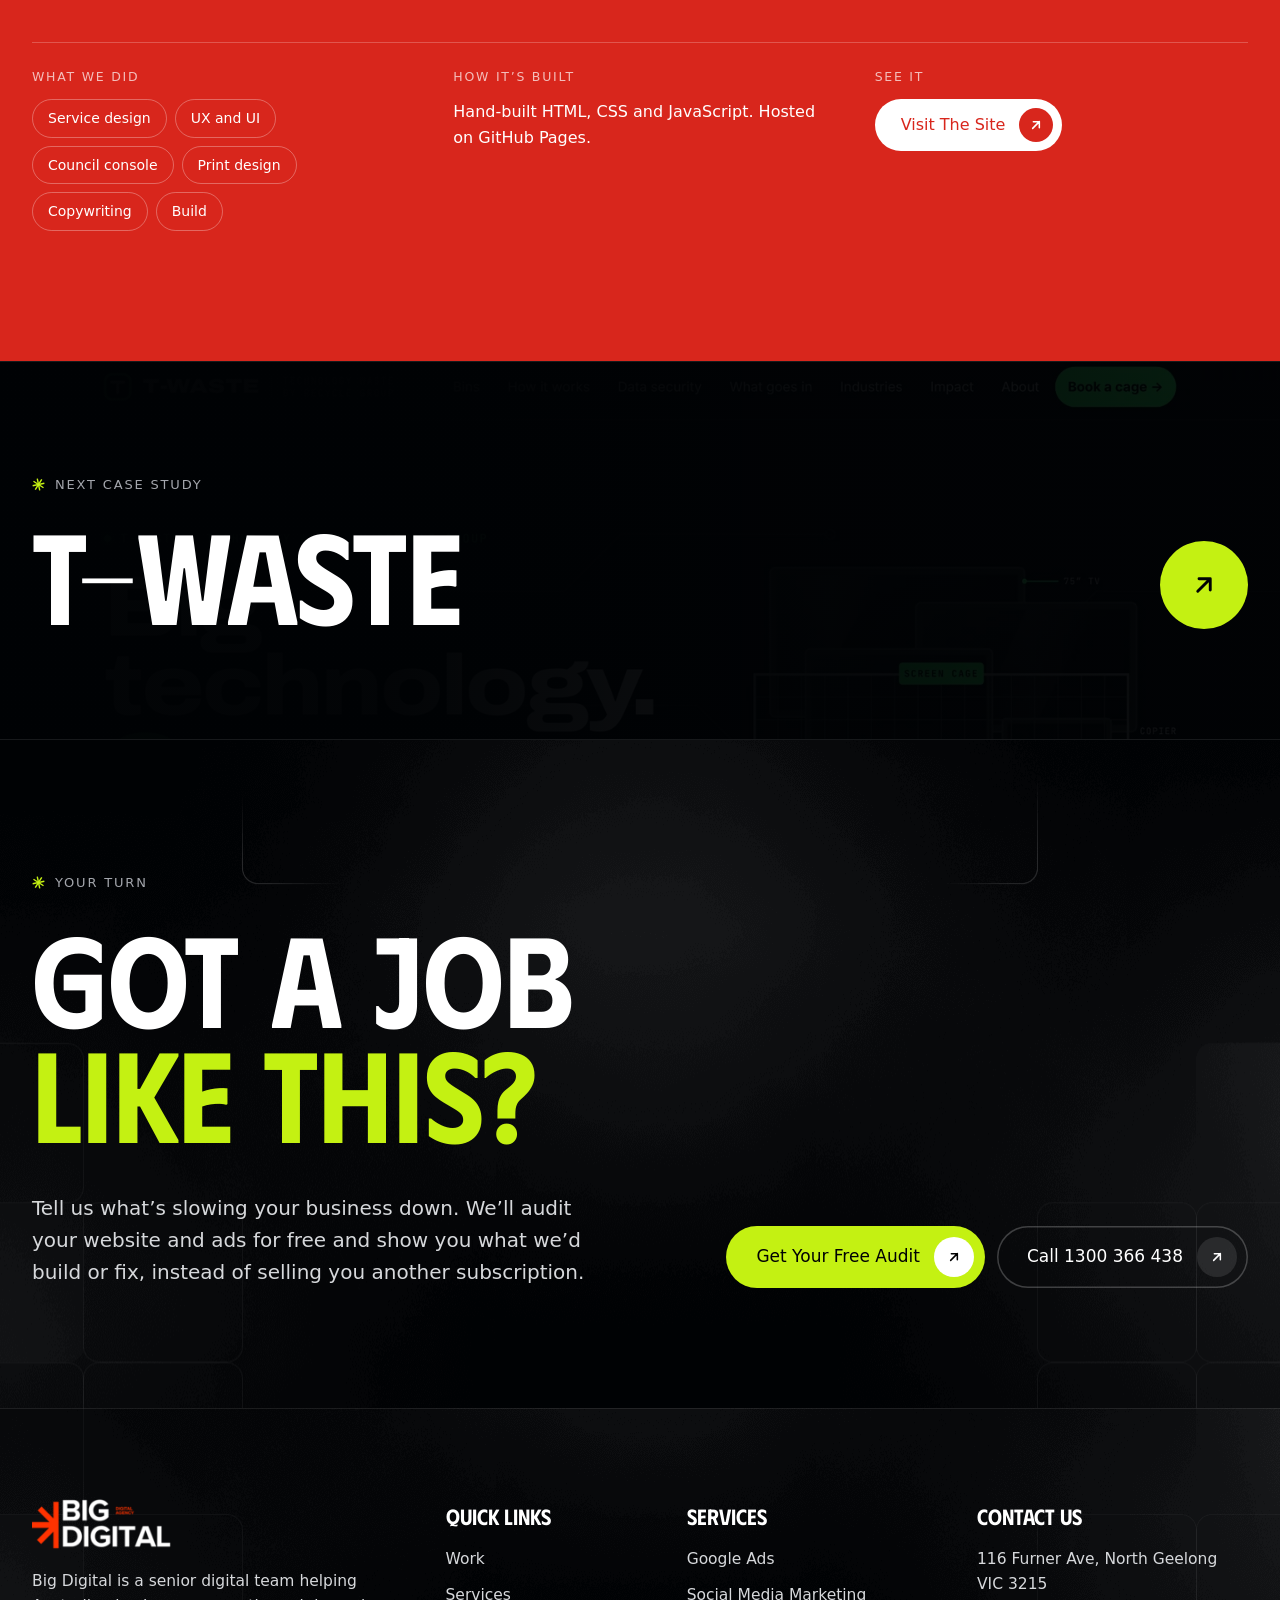
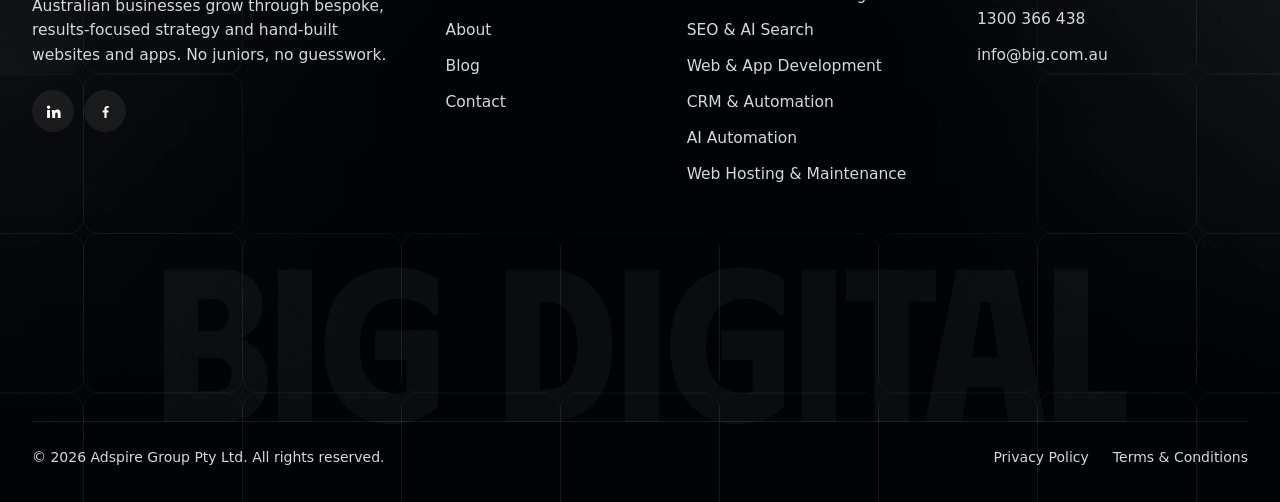
<file: no-more-dumping/index.html>
<!doctype html>
<html lang="en-AU"><head>
<meta charset="utf-8"><meta name="viewport" content="width=device-width,initial-scale=1">
<title>No More Dumping: Dumped rubbish reporting | Big Digital</title><meta name="description" content="A three-tap reporting app, live map and council console for dumped rubbish, with a public clock that runs until it’s collected.">
<meta property="og:title" content="No More Dumping: Dumped rubbish reporting | Big Digital"><meta property="og:description" content="A three-tap reporting app, live map and council console for dumped rubbish, with a public clock that runs until it’s collected."><meta property="og:type" content="website">
<meta property="og:image" content="https://rdodeployme.github.io/big-media-case-studies/img/bd-results.webp"><meta name="theme-color" content="#000204">
<link rel="icon" href="../assets/favicon.svg" type="image/svg+xml">
<link rel="preconnect" href="https://fonts.googleapis.com"><link rel="preconnect" href="https://fonts.gstatic.com" crossorigin>
<link href="https://fonts.googleapis.com/css2?family=Google+Sans:wght@400;500;600;700&family=Phudu:wght@500;600;700&display=swap" rel="stylesheet">
<link rel="stylesheet" href="../assets/site.css">
<style>:root{--a:#D8261C;--a-ink:#FFFFFF;--a-dark:#AF1D14}</style>
</head><body class="case">
<div class="prog" aria-hidden="true"></div>
<header class="top"><div class="wrap"><div class="bar">
  <a class="logo" href="../" aria-label="Big Digital: our work"><img src="../img/bd-logo.png" alt="Big Digital" width="156" height="56"></a>
  <nav class="nav" aria-label="Main"><a class="on" href="../#work">Work</a><a href="../#services">Services</a><a href="https://big.com.au/about/" target="_blank" rel="noopener">About</a><a href="../#contact">Contact</a></nav>
  <a class="btn " href="../#contact">Talk To Us<span class="ic"><svg viewBox="0 0 24 24" fill="none" stroke="currentColor" stroke-width="2.3" stroke-linecap="round" stroke-linejoin="round"><path d="M7 17 17 7M8 7h9v9"/></svg></span></a>
</div></div></header>
<main>
<section class="c-hero pat"><div class="wrap">
  <div class="crumb rv"><a href="../#work">Work</a><span>/</span><span>No More Dumping</span></div>
  <h1 class="rv d1">Report dumped rubbish in three taps, then <em>watch the clock.</em></h1>
  <p class="c-line rv d2">A three-tap reporting app, live map and council console for dumped rubbish, with a public clock that runs until it’s collected.</p>
  <dl class="c-meta rv d3"><div><dt>Client</dt><dd>No More Dumping (Recycle Group)</dd></div><div><dt>Service</dt><dd>Reporting app + council console</dd></div><div><dt>Year</dt><dd>2026</dd></div><div><dt>Live</dt><dd><a href="https://rdodeployme.github.io/no-com-au/" target="_blank" rel="noopener">Live preview ↗</a></dd></div></dl>
  <div class="stagewrap"><div class="tilt"><div class="frame" data-zoom="../img/nmd-hero.webp" data-cap="No More Dumping" role="button" tabindex="0"><div class="bar"><i></i><i></i><i></i><em>rdodeployme.github.io/no-com-au</em></div><img src="../img/nmd-hero.webp" alt="No More Dumping" width="1600" height="1000"></div></div></div>
</div></section>
<section class="stats"><div class="wrap"><div class="g"><div class="rv"><b class="ac"><span data-n="11">11</span></b><span>pages built</span></div><div class="rv"><b class=""><span data-n="3">3</span></b><span>council pitch pages</span></div><div class="rv"><b class=""><span data-n="5">5</span></b><span>print-ready PDFs</span></div><div class="rv"><b class=""><span data-n="17">17</span></b><span>edits shipped</span></div></div></div></section>
<nav class="subnav" aria-label="Sections"><div class="wrap"><span class="nm">No More Dumping</span><a href="#brief">The brief</a><a href="#build">What we built</a><a href="#screens">Screens</a><a href="#timeline">Timeline</a><a href="#live">Try it</a><a href="#result">Result</a></div></nav>
<div class="light">
<section class="sec" id="brief"><div class="wrap">
  <div class="k rv">The brief</div><h2 class="h2 rv d1">What they <em>needed</em></h2>
  <div class="pg"><div class="rv"><h3>The problem</h3><p>Dumped rubbish sits on footpaths and roadsides because reporting it is a chore, it’s rarely clear who’s responsible, and nobody can see how long it’s been there.</p></div><div class="rv d1"><h3>The goal</h3><p>Make reporting take under a minute, send each report to whoever is responsible, and put the response time where everyone can see it.</p></div></div>
</div></section>
<section class="sec" id="build" style="padding-top:0"><div class="wrap">
  <div class="k rv">What we built</div><h2 class="h2 rv d1" style="margin-bottom:56px">The <em>work</em></h2>
  <article class="feat"><div class="ft rv"><div class="num">01</div><h3>Three taps, no app</h3><p>Snap a photo, pin the spot, tap what it is. No download, no account and no forms, made for someone standing on a footpath with one hand free.</p></div>
<figure class="rv d1"><div class="frame" data-zoom="../img/nmd-taps.webp" data-cap="Snap it, pin it, tap what it is" role="button" tabindex="0"><div class="bar"><i></i><i></i><i></i></div><img src="../img/nmd-taps.webp" alt="Snap it, pin it, tap what it is" width="1600" height="1000" loading=lazy decoding=async></div><figcaption>Snap it, pin it, tap what it is</figcaption></figure></article><article class="feat"><div class="ft rv"><div class="num">02</div><h3>A clock that runs in public</h3><p>Every report goes to whoever is responsible, and a public clock counts up until it’s collected. Anyone can see how long it’s been there.</p></div>
<figure class="rv d1"><div class="frame" data-zoom="../img/nmd-clock.webp" data-cap="On the clock right now: every open report, counting up" role="button" tabindex="0"><div class="bar"><i></i><i></i><i></i></div><img src="../img/nmd-clock.webp" alt="On the clock right now: every open report, counting up" width="1600" height="1000" loading=lazy decoding=async></div><figcaption>On the clock right now: every open report, counting up</figcaption></figure></article><article class="feat"><div class="ft rv"><div class="num">03</div><h3>A console for whoever owns the land</h3><p>Councils and land managers get an inbox of reports with photos, owner, status and time open, so crews know what to clear first.</p></div>
<figure class="rv d1"><div class="frame" data-zoom="../img/nmd-console.webp" data-cap="The council console: every report, its owner and its clock" role="button" tabindex="0"><div class="bar"><i></i><i></i><i></i></div><img src="../img/nmd-console.webp" alt="The council console: every report, its owner and its clock" width="1600" height="1000" loading=lazy decoding=async></div><figcaption>The council console: every report, its owner and its clock</figcaption></figure></article><article class="feat"><div class="ft rv"><div class="num">04</div><h3>Sold council by council</h3><p>Pitch pages for Greater Geelong, Hepburn and Hobsons Bay, a one-pager for each council and an A3 hotspot sign, ready to hand over.</p></div>
<figure class="rv d1"><div class="frame" data-zoom="../img/nmd-geelong.webp" data-cap="A pitch page made for Greater Geelong" role="button" tabindex="0"><div class="bar"><i></i><i></i><i></i></div><img src="../img/nmd-geelong.webp" alt="A pitch page made for Greater Geelong" width="1600" height="1000" loading=lazy decoding=async></div><figcaption>A pitch page made for Greater Geelong</figcaption></figure></article>
</div></section>
</div>
<section class="gal" id="screens"><div class="wrap galhead"><div><div class="k rv">Screens</div><h2 class="h2 rv d1">More <em>of it</em></h2></div>
<div class="arrows rv"><button type="button" data-d="-1" aria-label="Scroll back"><svg viewBox="0 0 24 24" fill="none" stroke="currentColor" stroke-width="2" stroke-linecap="round" stroke-linejoin="round"><path d="M19 12H5M11 6l-6 6 6 6"/></svg></button><button type="button" data-d="1" aria-label="Scroll forward"><svg viewBox="0 0 24 24" fill="none" stroke="currentColor" stroke-width="2" stroke-linecap="round" stroke-linejoin="round"><path d="M5 12h14M13 6l6 6-6 6"/></svg></button></div></div>
<div class="strip"><figure><div class="frame" data-zoom="../img/nmd-after.webp" data-cap="After you hit send: the recovery receipt" role="button" tabindex="0"><div class="bar"><i></i><i></i><i></i></div><img src="../img/nmd-after.webp" alt="After you hit send: the recovery receipt" width="1600" height="1000" loading=lazy decoding=async></div><figcaption>After you hit send: the recovery receipt</figcaption></figure><figure><div class="frame" data-zoom="../img/nmd-map.webp" data-cap="The live map" role="button" tabindex="0"><div class="bar"><i></i><i></i><i></i></div><img src="../img/nmd-map.webp" alt="The live map" width="1600" height="1000" loading=lazy decoding=async></div><figcaption>The live map</figcaption></figure><figure><div class="frame" data-zoom="../img/nmd-councils.webp" data-cap="For councils and land managers" role="button" tabindex="0"><div class="bar"><i></i><i></i><i></i></div><img src="../img/nmd-councils.webp" alt="For councils and land managers" width="1600" height="1000" loading=lazy decoding=async></div><figcaption>For councils and land managers</figcaption></figure><figure><div class="frame" data-zoom="../img/nmd-rid.webp" data-cap="Get rid of stuff: the legal ways, best option first" role="button" tabindex="0"><div class="bar"><i></i><i></i><i></i></div><img src="../img/nmd-rid.webp" alt="Get rid of stuff: the legal ways, best option first" width="1600" height="1000" loading=lazy decoding=async></div><figcaption>Get rid of stuff: the legal ways, best option first</figcaption></figure></div>
<div class="wrap"><div class="phones"><div class="phone rv d0"><img src="../img/nmd-m2.webp" alt="No More Dumping on a phone" loading="lazy" width="390" height="800"></div><div class="phone rv d1"><img src="../img/nmd-m1.webp" alt="No More Dumping on a phone" loading="lazy" width="390" height="800"></div><div class="phone rv d2"><img src="../img/nmd-m3.webp" alt="No More Dumping on a phone" loading="lazy" width="390" height="800"></div></div></div></section>
<section class="tl" id="timeline"><div class="wrap"><div class="k rv">Timeline</div><h2 class="h2 rv d1">How it <em>came together</em></h2>
<ol><li class="rv d0"><b>4 Oct</b><span>First build: reporting, live map and council console</span></li><li class="rv d1"><b>7 Oct</b><span>Council pitch pages, one-pagers and the A3 hotspot sign</span></li><li class="rv d2"><b>5 Nov</b><span>Crews and in-the-news sections on the home page</span></li><li class="rv d3"><b>19 Nov</b><span>Bug pass: booking windows, photos and share links</span></li></ol></div></section>
<section class="live" id="live"><div class="wrap">
<div class="row2"><div><div class="k rv">Try it</div><h2 class="h2 rv d1">Don’t take <em>our word</em> for it.</h2></div>
<span class="rv"><a class="btn ghost" href="https://rdodeployme.github.io/no-com-au/" target="_blank" rel="noopener">Open Full Screen<span class="ic"><svg viewBox="0 0 24 24" fill="none" stroke="currentColor" stroke-width="2.3" stroke-linecap="round" stroke-linejoin="round"><path d="M7 17 17 7M8 7h9v9"/></svg></span></a></span></div>
<div class="frame rv d1"><div class="bar"><i></i><i></i><i></i><em>No More Dumping, live</em></div>
<div class="vp" style="background-image:url(../img/nmd-hero.webp)"><iframe title="No More Dumping, live" data-src="https://rdodeployme.github.io/no-com-au/" loading="lazy"></iframe>
<div class="cover"><button class="btn" type="button">Load The Live Site<span class="ic"><svg viewBox="0 0 24 24" fill="none" stroke="currentColor" stroke-width="2.3" stroke-linecap="round" stroke-linejoin="round"><path d="M7 17 17 7M8 7h9v9"/></svg></span></button></div></div></div>
</div></section>
<section class="result" id="result"><div class="wrap">
  <div class="k rv">Where it landed</div>
  <p class="big rv d1">An 11-page prototype: the resident reporting app, a live map, a council console and pitch pages for three councils, plus print material ready to hand over.</p>
  <div class="cols rv d2"><div><h4>What we did</h4><ul><li>Service design</li><li>UX and UI</li><li>Council console</li><li>Print design</li><li>Copywriting</li><li>Build</li></ul></div>
  <div><h4>How it’s built</h4><p>Hand-built HTML, CSS and JavaScript. Hosted on GitHub Pages.</p></div><div><h4>See it</h4><a class="btn " href="https://rdodeployme.github.io/no-com-au/" target="_blank" rel="noopener">Visit The Site<span class="ic"><svg viewBox="0 0 24 24" fill="none" stroke="currentColor" stroke-width="2.3" stroke-linecap="round" stroke-linejoin="round"><path d="M7 17 17 7M8 7h9v9"/></svg></span></a></div></div>
</div></section>
<a class="next" href="../t-waste/"><img src="../img/twaste-hero.webp" alt="" loading="lazy">
<div class="wrap"><div><div class="k">Next case study</div><strong>T-Waste</strong></div><span class="ar"><svg viewBox="0 0 24 24" fill="none" stroke="currentColor" stroke-width="2.3" stroke-linecap="round" stroke-linejoin="round"><path d="M7 17 17 7M8 7h9v9"/></svg></span></div></a>
<section class="cta pat"><div class="wrap">
  <div class="k rv">Your turn</div>
  <h2 class="rv d1">Got a job<br><em>like this?</em></h2>
  <div class="row3 rv d2"><p>Tell us what’s slowing your business down. We’ll audit your website and ads for free and show you what we’d build or fix, instead of selling you another subscription.</p>
  <div style="display:flex;gap:12px;flex-wrap:wrap"><a class="btn big" href="../#contact">Get Your Free Audit<span class="ic"><svg viewBox="0 0 24 24" fill="none" stroke="currentColor" stroke-width="2.3" stroke-linecap="round" stroke-linejoin="round"><path d="M7 17 17 7M8 7h9v9"/></svg></span></a><a class="btn ghost big" href="tel:1300366438">Call 1300 366 438<span class="ic"><svg viewBox="0 0 24 24" fill="none" stroke="currentColor" stroke-width="2.3" stroke-linecap="round" stroke-linejoin="round"><path d="M7 17 17 7M8 7h9v9"/></svg></span></a></div></div>
</div></section>
</main><footer class="foot"><div class="wrap">
<div class="f-grid">
  <div><img src="../img/bd-logo.png" alt="Big Digital" width="156" height="56" loading="lazy">
    <p>Big Digital is a senior digital team helping Australian businesses grow through bespoke, results-focused strategy and hand-built websites and apps. No juniors, no guesswork.</p>
    <div class="soc"><a href="https://www.linkedin.com/company/big-digital-aus/" target="_blank" rel="noopener" aria-label="LinkedIn"><svg viewBox="0 0 24 24" fill="currentColor"><path d="M4.98 3.5a2.5 2.5 0 1 1 0 5 2.5 2.5 0 0 1 0-5zM3 9.75h4V21H3zM9.5 9.75h3.83v1.54h.06c.53-1 1.84-2.06 3.79-2.06 4.05 0 4.8 2.67 4.8 6.14V21h-4v-5.02c0-1.2-.02-2.74-1.67-2.74-1.67 0-1.93 1.3-1.93 2.65V21h-4z"/></svg></a><a href="https://www.facebook.com/profile.php?id=61585934444174" target="_blank" rel="noopener" aria-label="Facebook"><svg viewBox="0 0 24 24" fill="currentColor"><path d="M13.5 21v-7.5h2.5l.4-3h-2.9V8.6c0-.87.25-1.46 1.5-1.46H16.6V4.45A20 20 0 0 0 14.3 4.3c-2.3 0-3.8 1.4-3.8 3.95v2.25H8v3h2.5V21z"/></svg></a></div></div>
  <div><h4>Quick links</h4><ul><li><a href="../#work">Work</a></li><li><a href="../#services">Services</a></li><li><a href="https://big.com.au/about/" target="_blank" rel="noopener">About</a></li><li><a href="https://big.com.au/blog/" target="_blank" rel="noopener">Blog</a></li><li><a href="../#contact">Contact</a></li></ul></div>
  <div><h4>Services</h4><ul><li><a href="https://big.com.au/services/google-ads/" target="_blank" rel="noopener">Google Ads</a></li><li><a href="https://big.com.au/services/social-media-marketing/" target="_blank" rel="noopener">Social Media Marketing</a></li><li><a href="https://big.com.au/services/seo-aeo-geo/" target="_blank" rel="noopener">SEO &amp; AI Search</a></li><li><a href="https://big.com.au/services/web-app-development/" target="_blank" rel="noopener">Web &amp; App Development</a></li><li><a href="https://big.com.au/services/crm-automation/" target="_blank" rel="noopener">CRM &amp; Automation</a></li><li><a href="https://big.com.au/services/ai-automation/" target="_blank" rel="noopener">AI Automation</a></li><li><a href="https://big.com.au/services/web-hosting-maintenance/" target="_blank" rel="noopener">Web Hosting &amp; Maintenance</a></li></ul></div>
  <div><h4>Contact us</h4><ul><li>116 Furner Ave, North Geelong VIC 3215</li><li><a href="tel:1300366438">1300 366 438</a></li><li><a href="mailto:info@big.com.au">info@big.com.au</a></li></ul></div>
</div>
<div class="wm" aria-hidden="true">Big Digital</div>
<div class="f-bot"><span>© 2026 Adspire Group Pty Ltd. All rights reserved.</span><nav><a href="https://big.com.au/privacy-policy/" target="_blank" rel="noopener">Privacy Policy</a><a href="https://big.com.au/terms-and-conditions/" target="_blank" rel="noopener">Terms &amp; Conditions</a></nav></div>
</div></footer>
<a class="sticky" href="../#contact"><svg viewBox="0 0 24 24" fill="none" stroke="currentColor" stroke-width="2" stroke-linecap="round" stroke-linejoin="round"><path d="M21 12a8 8 0 0 1-11.6 7.1L4 20l1-4.6A8 8 0 1 1 21 12z"/><path d="M8.5 11h7M8.5 14.5h4.5"/></svg>Free Audit</a>
<div class="lb" role="dialog" aria-modal="true" aria-label="Screenshot"><img alt=""><div class="cap"></div><button class="x" aria-label="Close"><svg viewBox="0 0 24 24" fill="none" stroke="currentColor" stroke-width="2" stroke-linecap="round"><path d="M6 6l12 12M18 6L6 18"/></svg></button><button class="pv" aria-label="Previous"><svg viewBox="0 0 24 24" fill="none" stroke="currentColor" stroke-width="2" stroke-linecap="round" stroke-linejoin="round"><path d="M19 12H5M11 6l-6 6 6 6"/></svg></button><button class="nx" aria-label="Next"><svg viewBox="0 0 24 24" fill="none" stroke="currentColor" stroke-width="2" stroke-linecap="round" stroke-linejoin="round"><path d="M5 12h14M13 6l6 6-6 6"/></svg></button></div>
<script src="../assets/site.js" defer></script>
</body></html>
</file>
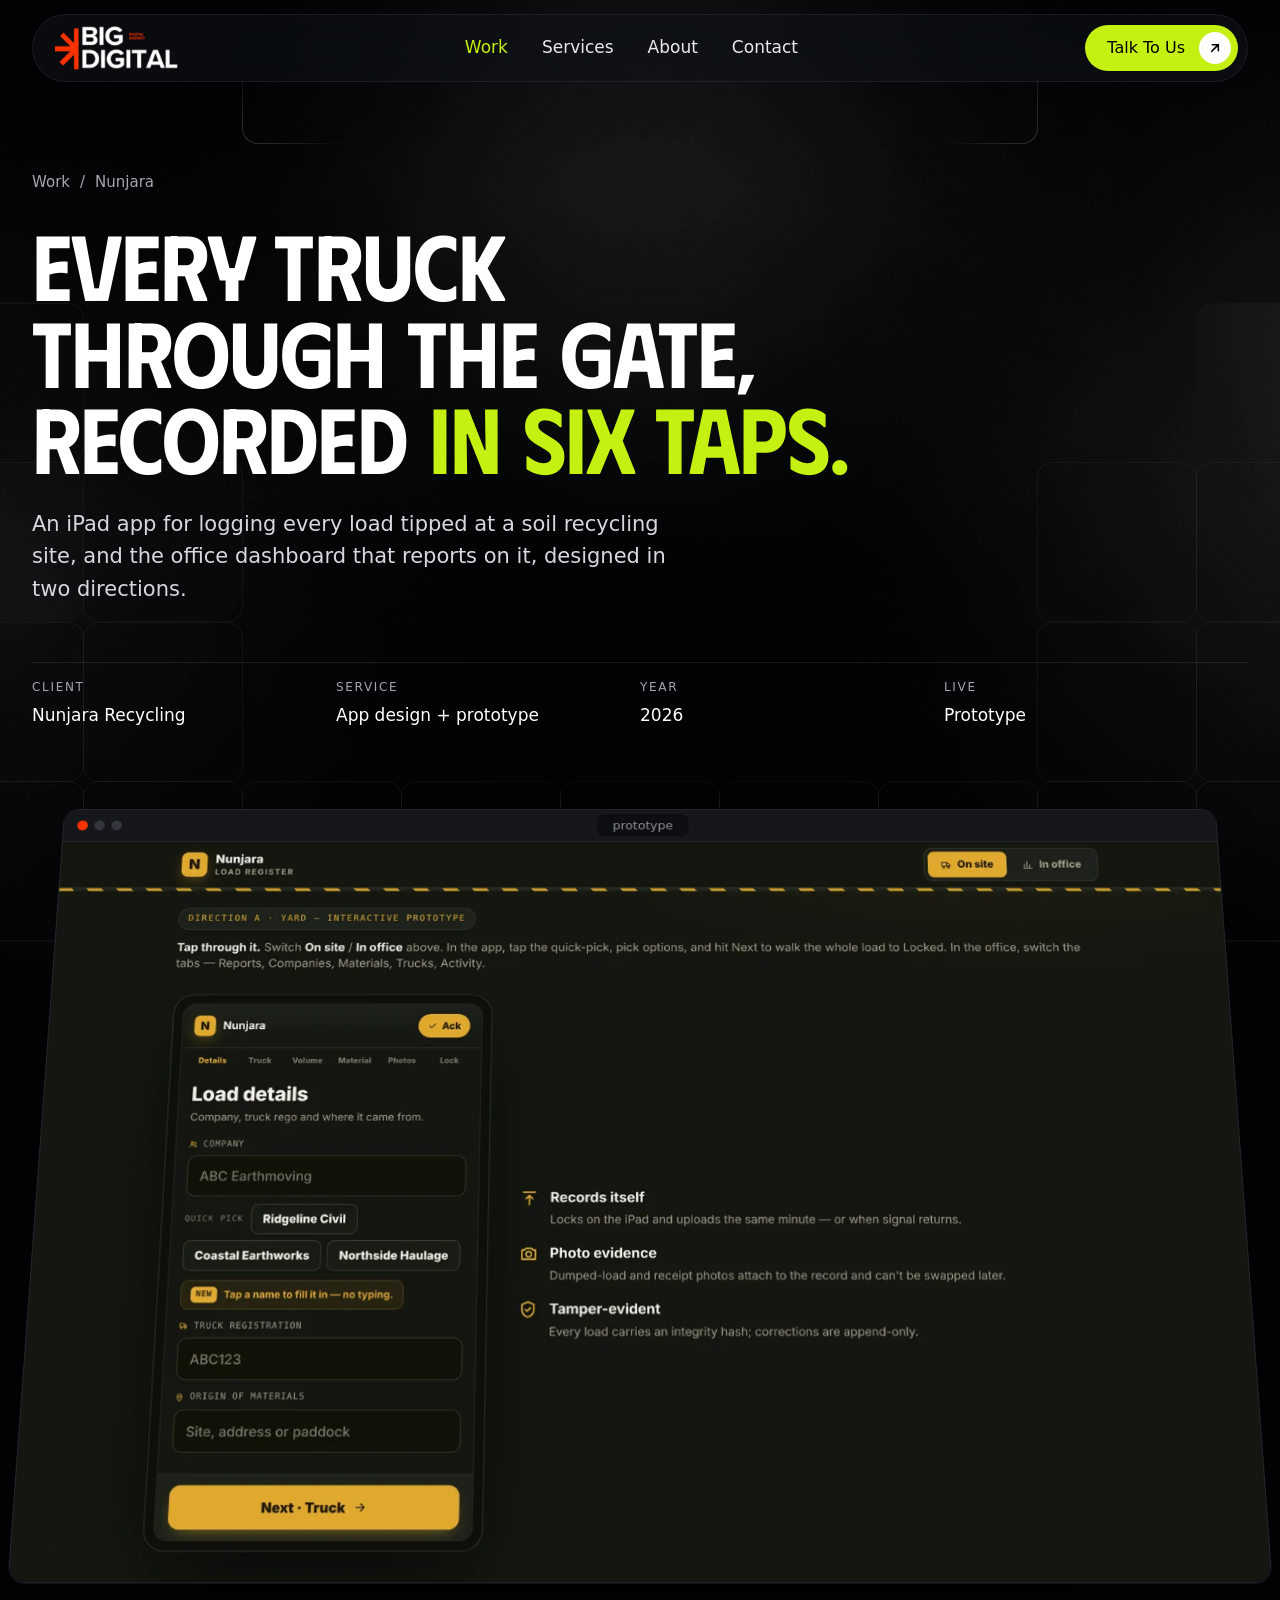
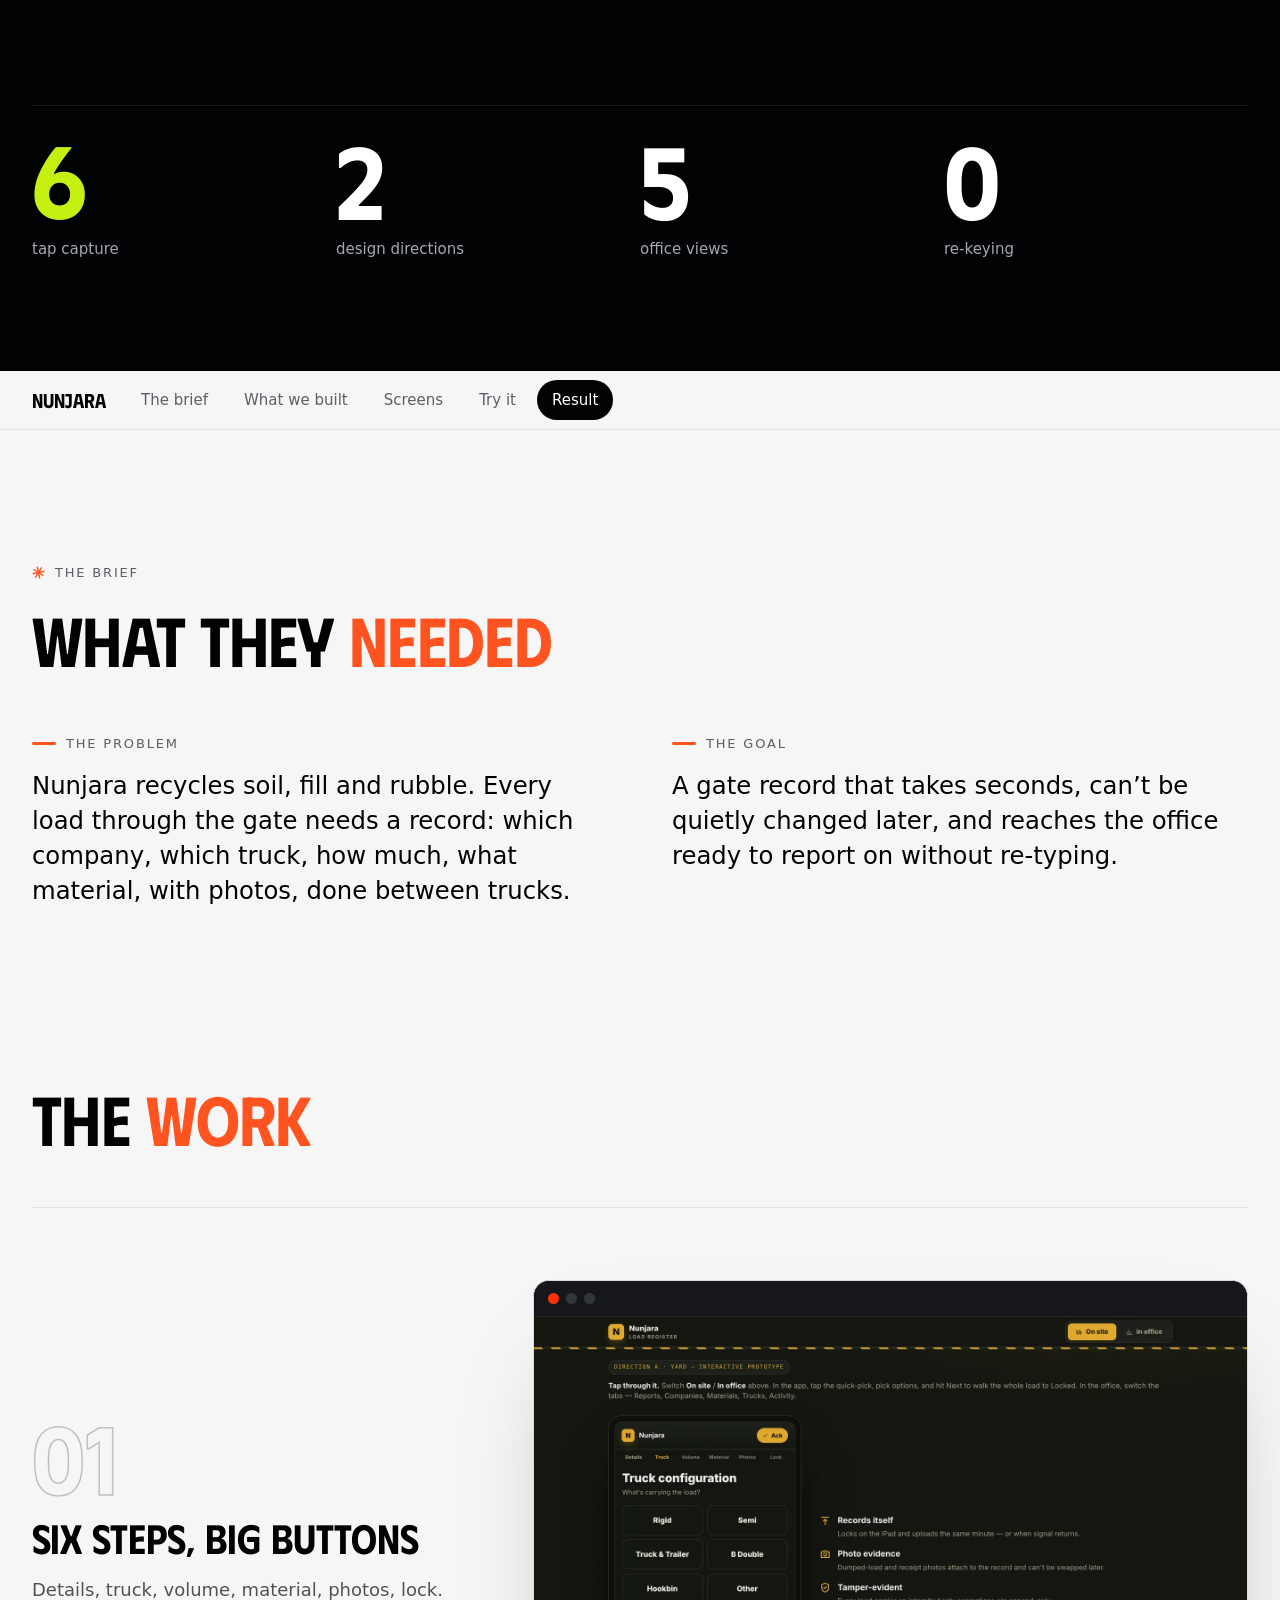
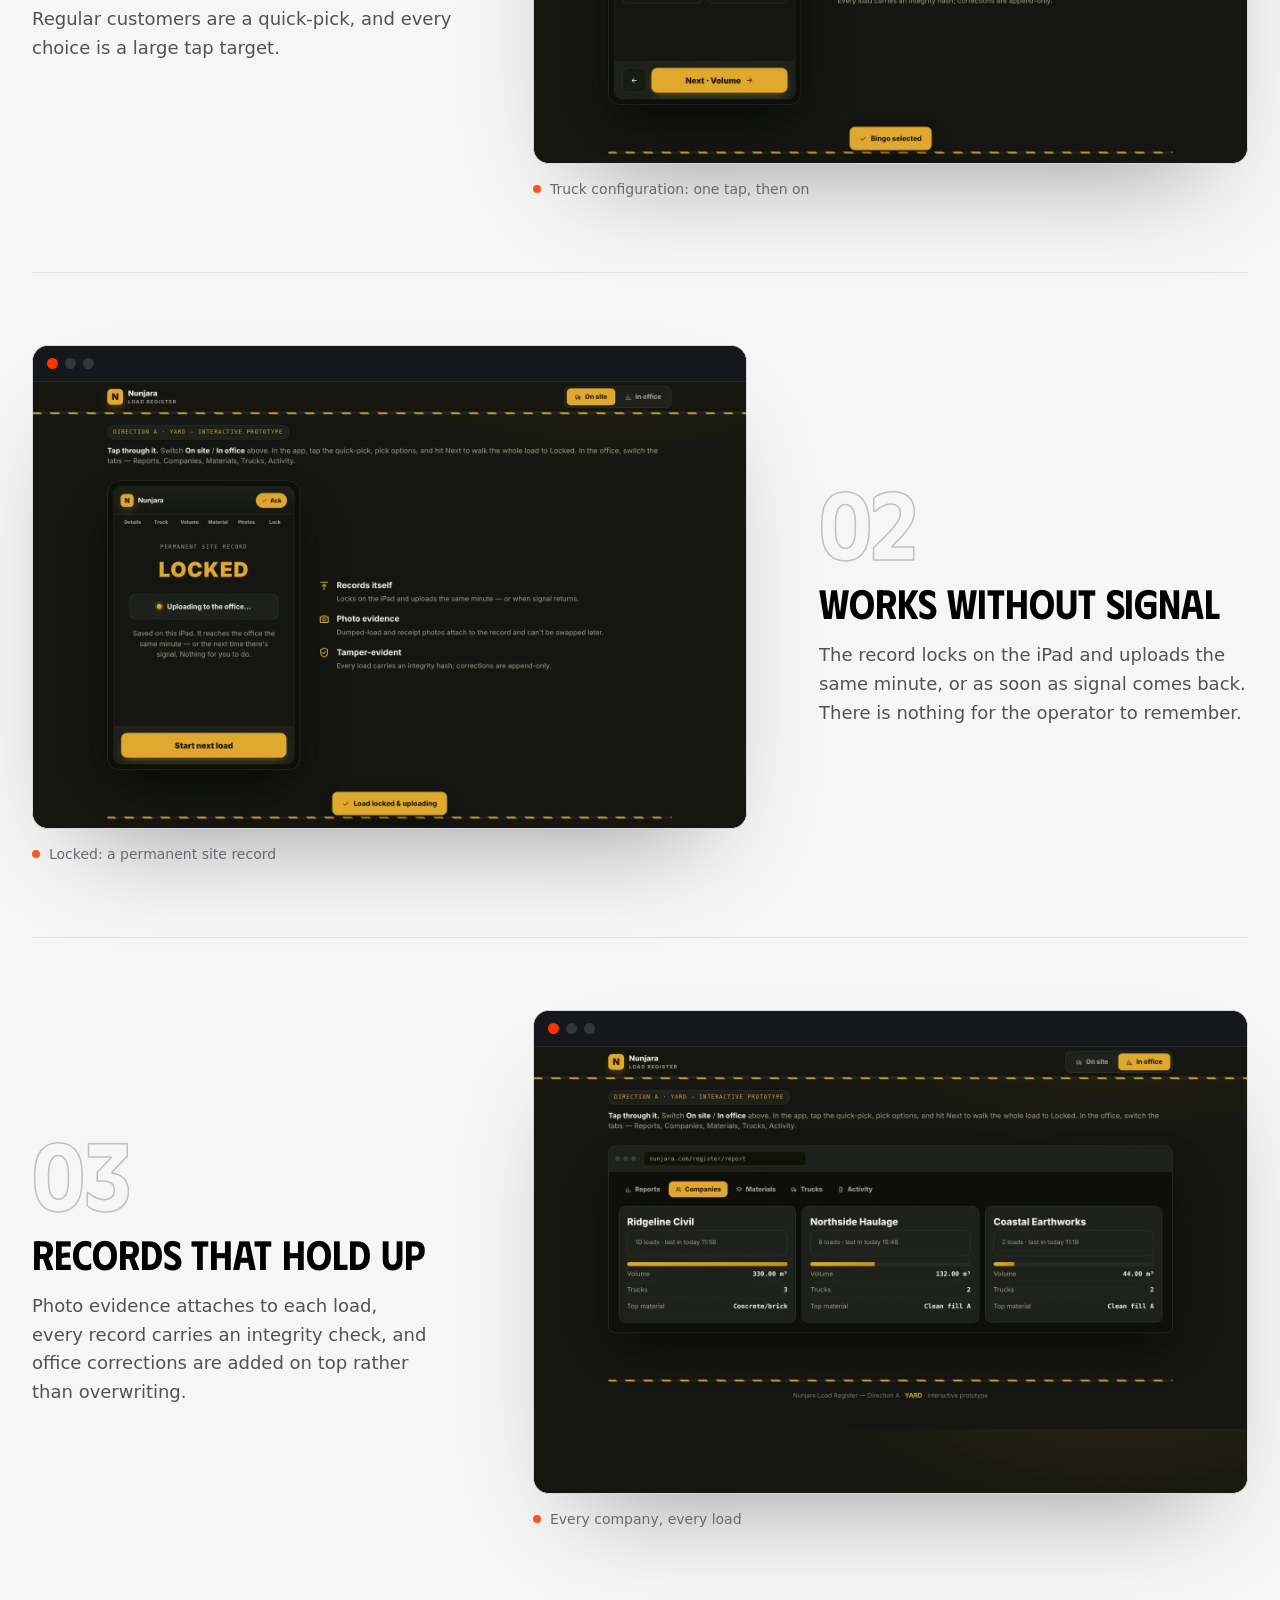
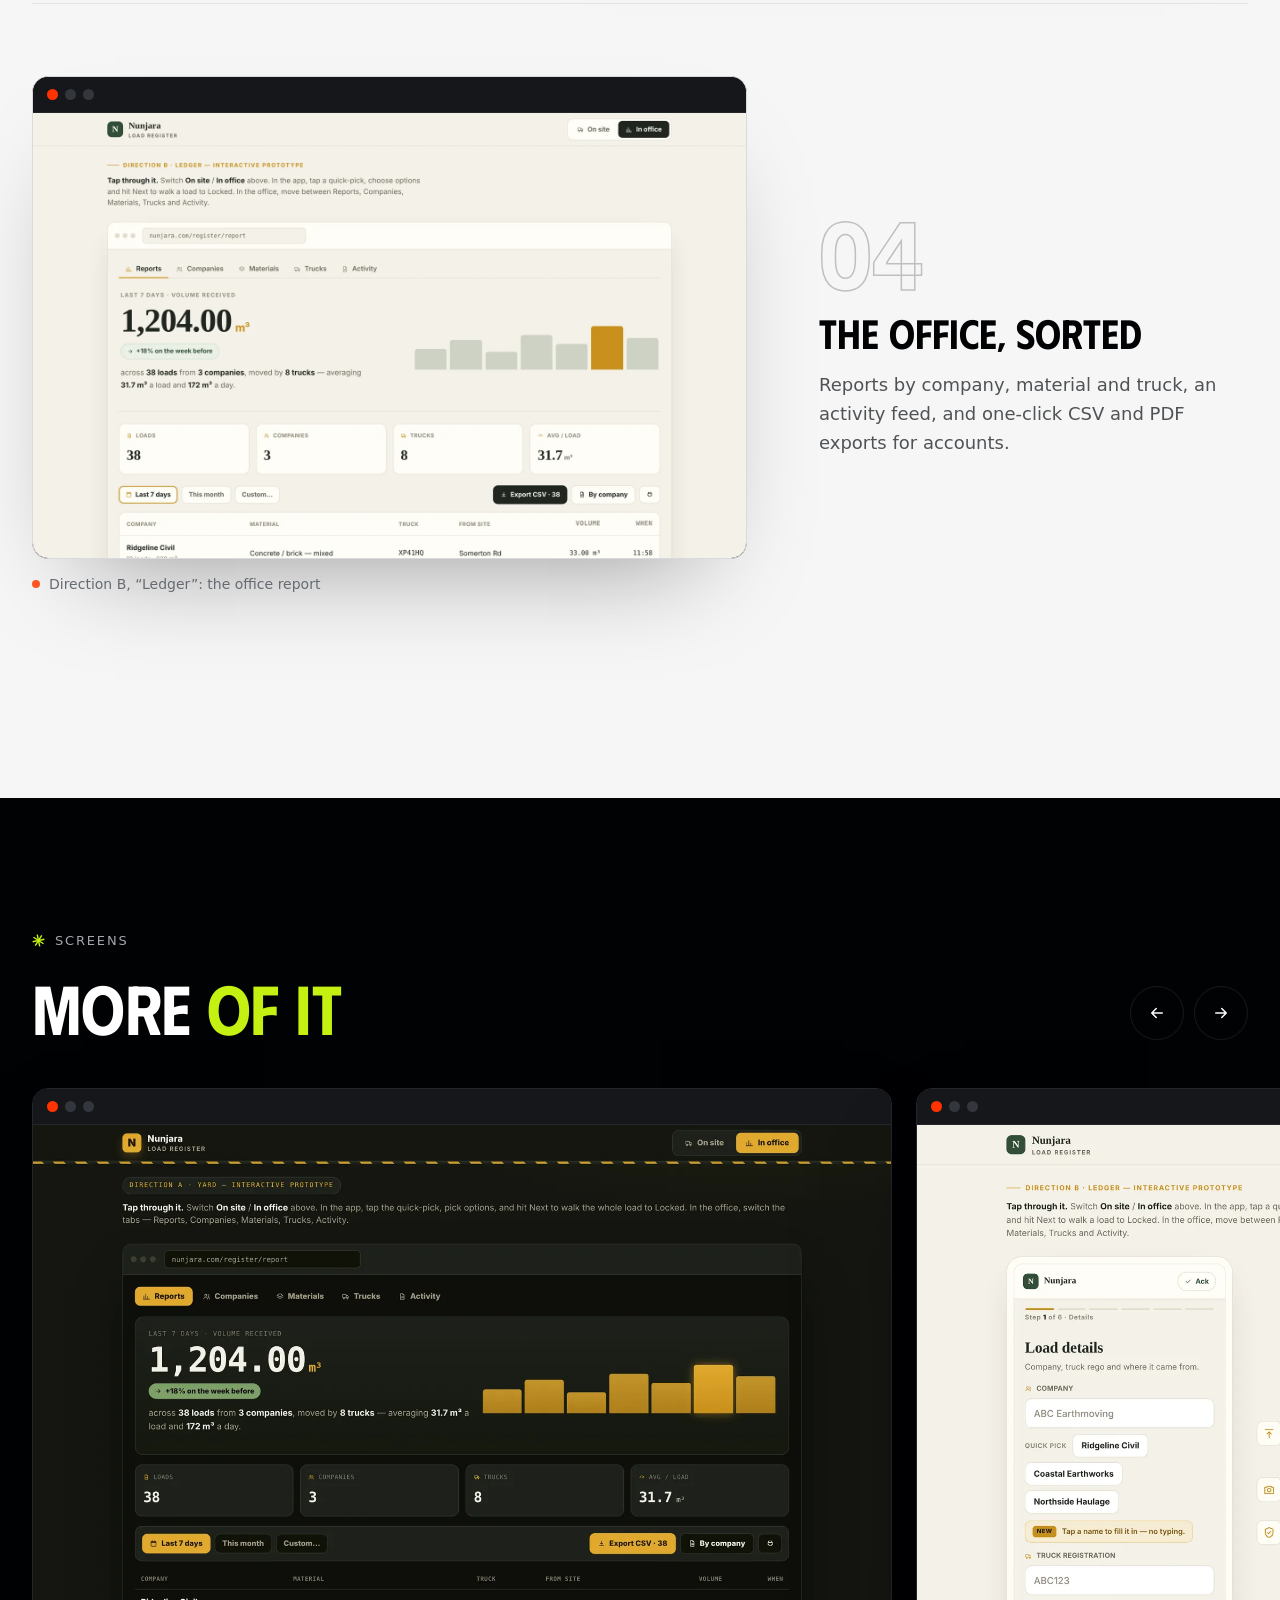
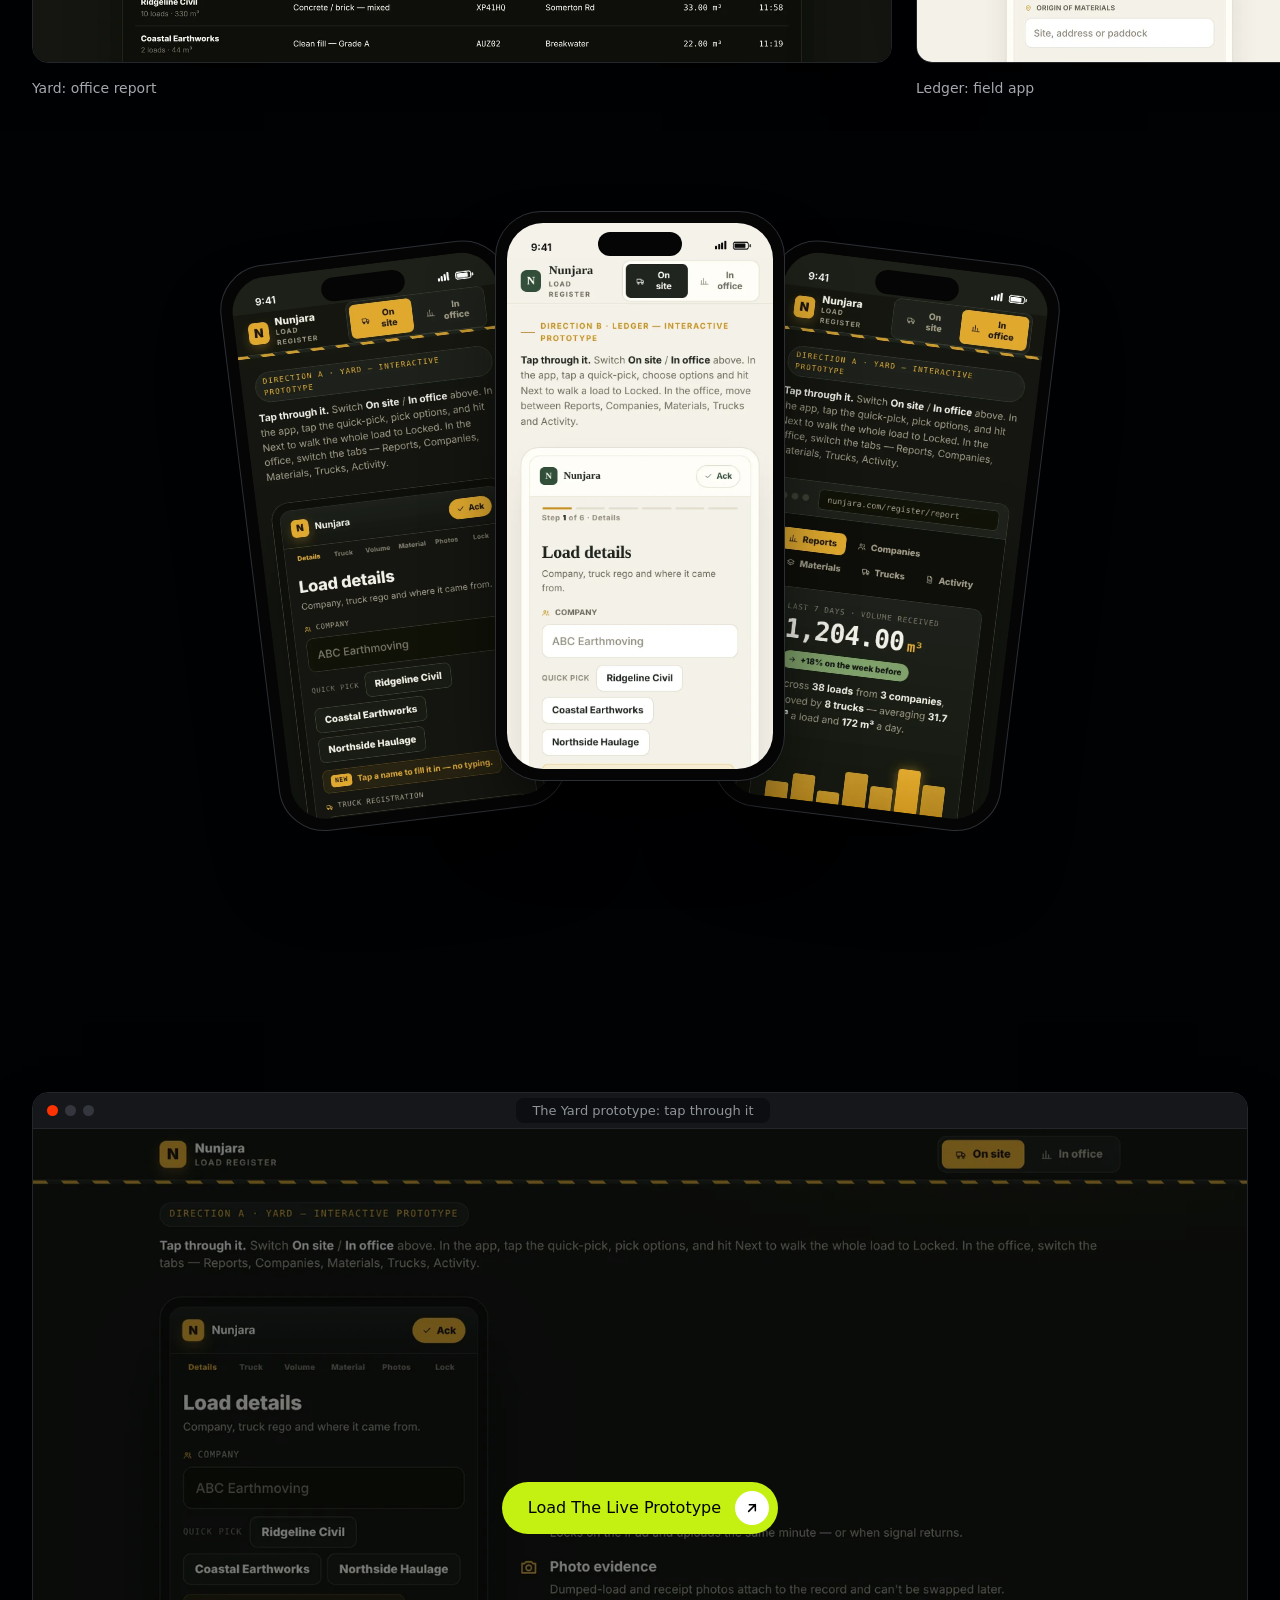
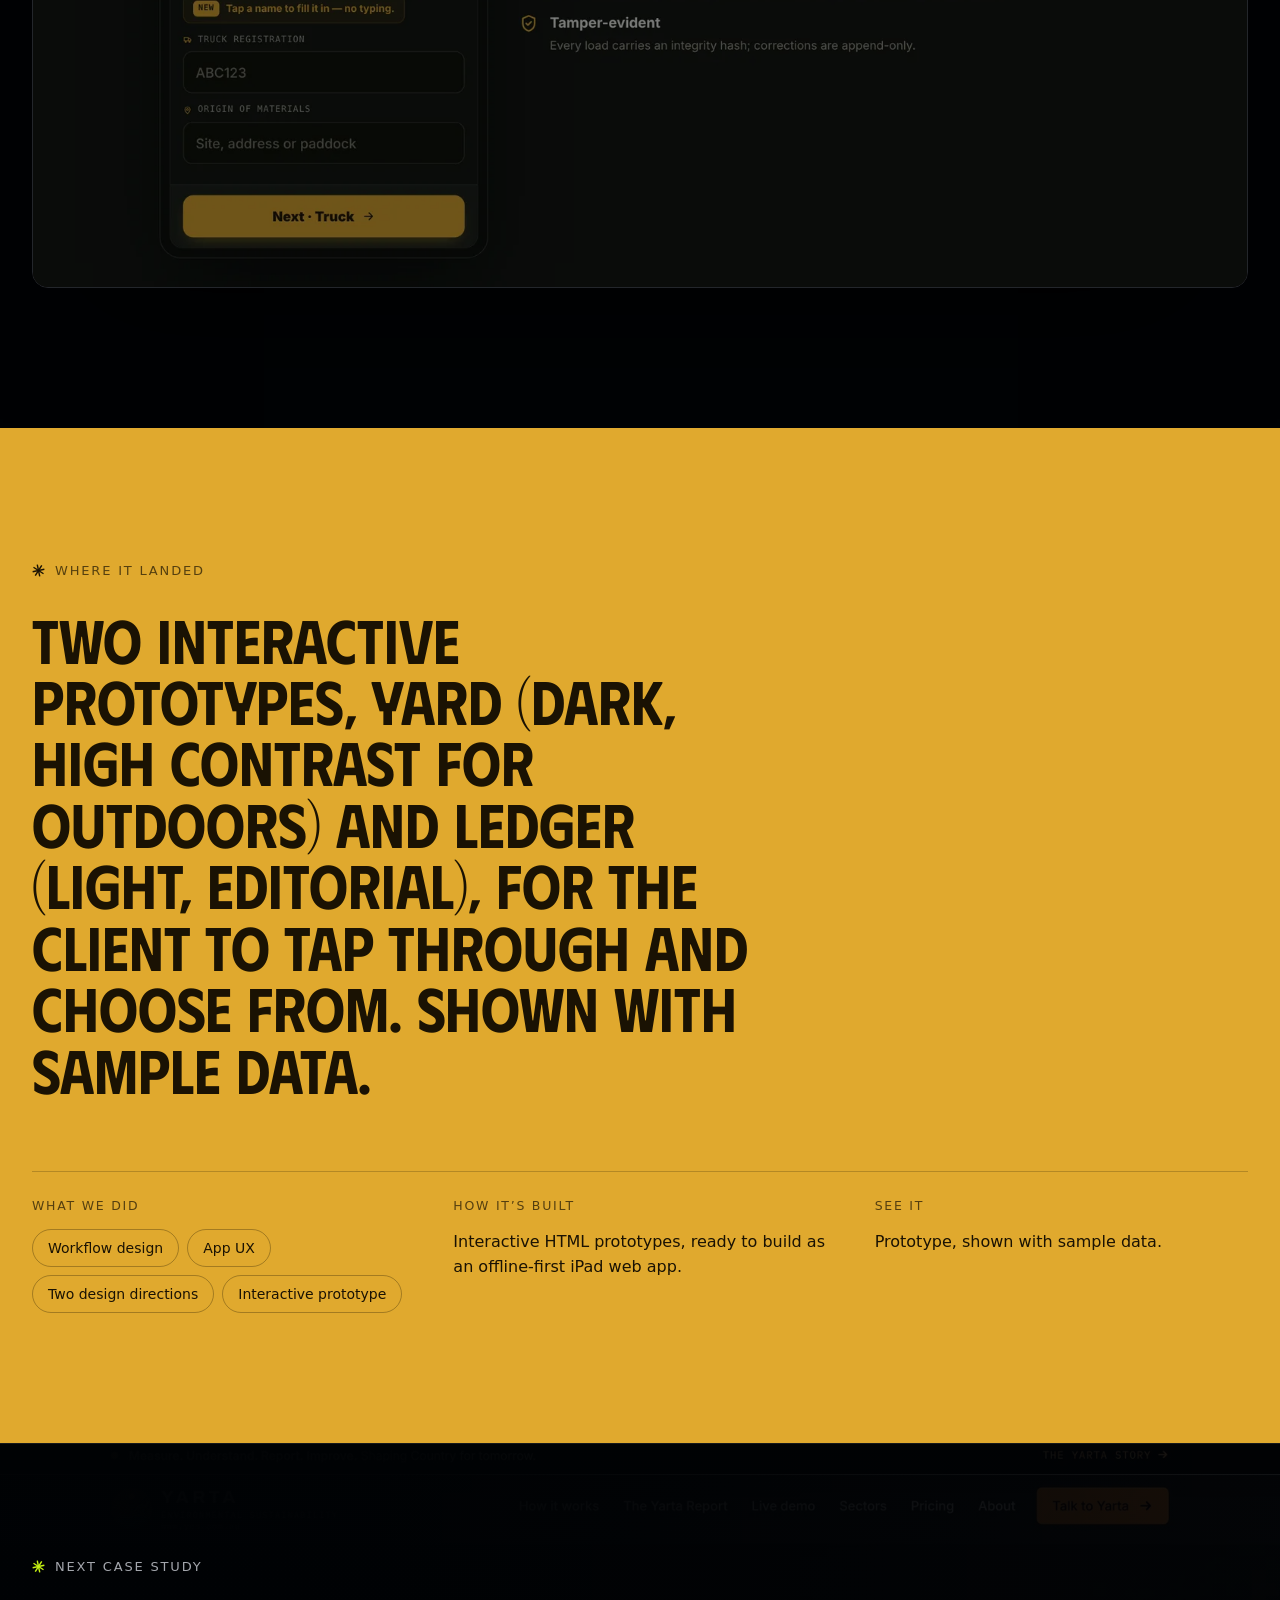
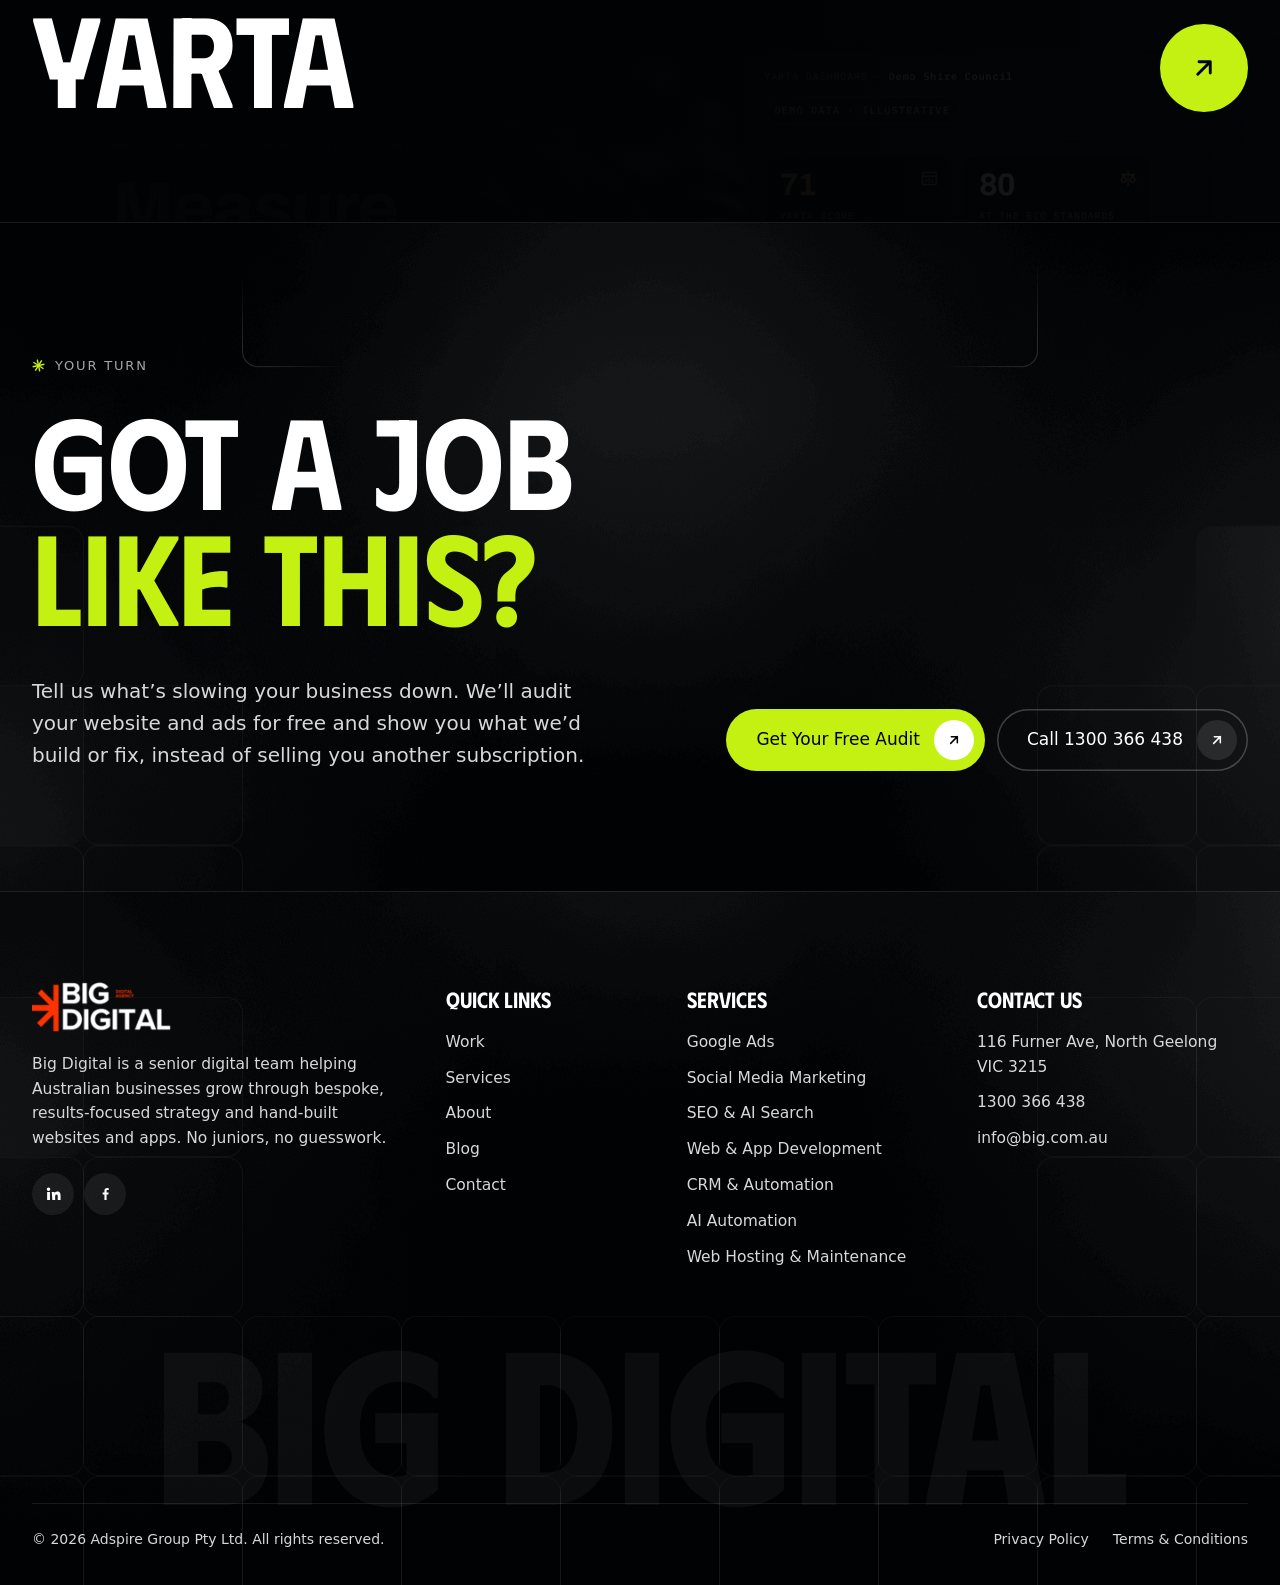
<file: nunjara/index.html>
<!doctype html>
<html lang="en-AU"><head>
<meta charset="utf-8"><meta name="viewport" content="width=device-width,initial-scale=1">
<title>Nunjara: Soil recycling: load register | Big Digital</title><meta name="description" content="An iPad app for logging every load tipped at a soil recycling site, and the office dashboard that reports on it, designed in two directions.">
<meta property="og:title" content="Nunjara: Soil recycling: load register | Big Digital"><meta property="og:description" content="An iPad app for logging every load tipped at a soil recycling site, and the office dashboard that reports on it, designed in two directions."><meta property="og:type" content="website">
<meta property="og:image" content="https://rdodeployme.github.io/big-media-case-studies/img/bd-results.webp"><meta name="theme-color" content="#000204">
<link rel="icon" href="../assets/favicon.svg" type="image/svg+xml">
<link rel="preconnect" href="https://fonts.googleapis.com"><link rel="preconnect" href="https://fonts.gstatic.com" crossorigin>
<link href="https://fonts.googleapis.com/css2?family=Google+Sans:wght@400;500;600;700&family=Phudu:wght@500;600;700&display=swap" rel="stylesheet">
<link rel="stylesheet" href="../assets/site.css">
<style>:root{--a:#e0a92e;--a-ink:#1a1203;--a-dark:#a87510}</style>
</head><body class="case">
<div class="prog" aria-hidden="true"></div>
<header class="top"><div class="wrap"><div class="bar">
  <a class="logo" href="../" aria-label="Big Digital: our work"><img src="../img/bd-logo.png" alt="Big Digital" width="156" height="56"></a>
  <nav class="nav" aria-label="Main"><a class="on" href="../#work">Work</a><a href="../#services">Services</a><a href="https://big.com.au/about/" target="_blank" rel="noopener">About</a><a href="../#contact">Contact</a></nav>
  <a class="btn " href="../#contact">Talk To Us<span class="ic"><svg viewBox="0 0 24 24" fill="none" stroke="currentColor" stroke-width="2.3" stroke-linecap="round" stroke-linejoin="round"><path d="M7 17 17 7M8 7h9v9"/></svg></span></a>
</div></div></header>
<main>
<section class="c-hero pat"><div class="wrap">
  <div class="crumb rv"><a href="../#work">Work</a><span>/</span><span>Nunjara</span></div>
  <h1 class="rv d1">Every truck through the gate, recorded <em>in six taps.</em></h1>
  <p class="c-line rv d2">An iPad app for logging every load tipped at a soil recycling site, and the office dashboard that reports on it, designed in two directions.</p>
  <dl class="c-meta rv d3"><div><dt>Client</dt><dd>Nunjara Recycling</dd></div><div><dt>Service</dt><dd>App design + prototype</dd></div><div><dt>Year</dt><dd>2026</dd></div><div><dt>Live</dt><dd>Prototype</dd></div></dl>
  <div class="stagewrap"><div class="tilt"><div class="frame" data-zoom="../img/nun-a-field.webp" data-cap="Nunjara" role="button" tabindex="0"><div class="bar"><i></i><i></i><i></i><em>prototype</em></div><img src="../img/nun-a-field.webp" alt="Nunjara" width="1600" height="1000"></div></div></div>
</div></section>
<section class="stats"><div class="wrap"><div class="g"><div class="rv"><b class="ac"><span data-n="6">6</span></b><span>tap capture</span></div><div class="rv"><b class=""><span data-n="2">2</span></b><span>design directions</span></div><div class="rv"><b class=""><span data-n="5">5</span></b><span>office views</span></div><div class="rv"><b class=""><span data-n="0">0</span></b><span>re-keying</span></div></div></div></section>
<nav class="subnav" aria-label="Sections"><div class="wrap"><span class="nm">Nunjara</span><a href="#brief">The brief</a><a href="#build">What we built</a><a href="#screens">Screens</a><a href="#live">Try it</a><a href="#result">Result</a></div></nav>
<div class="light">
<section class="sec" id="brief"><div class="wrap">
  <div class="k rv">The brief</div><h2 class="h2 rv d1">What they <em>needed</em></h2>
  <div class="pg"><div class="rv"><h3>The problem</h3><p>Nunjara recycles soil, fill and rubble. Every load through the gate needs a record: which company, which truck, how much, what material, with photos, done between trucks.</p></div><div class="rv d1"><h3>The goal</h3><p>A gate record that takes seconds, can’t be quietly changed later, and reaches the office ready to report on without re-typing.</p></div></div>
</div></section>
<section class="sec" id="build" style="padding-top:0"><div class="wrap">
  <div class="k rv">What we built</div><h2 class="h2 rv d1" style="margin-bottom:56px">The <em>work</em></h2>
  <article class="feat"><div class="ft rv"><div class="num">01</div><h3>Six steps, big buttons</h3><p>Details, truck, volume, material, photos, lock. Regular customers are a quick-pick, and every choice is a large tap target.</p></div>
<figure class="rv d1"><div class="frame" data-zoom="../img/nun-a-truck.webp" data-cap="Truck configuration: one tap, then on" role="button" tabindex="0"><div class="bar"><i></i><i></i><i></i></div><img src="../img/nun-a-truck.webp" alt="Truck configuration: one tap, then on" width="1600" height="1000" loading=lazy decoding=async></div><figcaption>Truck configuration: one tap, then on</figcaption></figure></article><article class="feat"><div class="ft rv"><div class="num">02</div><h3>Works without signal</h3><p>The record locks on the iPad and uploads the same minute, or as soon as signal comes back. There is nothing for the operator to remember.</p></div>
<figure class="rv d1"><div class="frame" data-zoom="../img/nun-a-lock.webp" data-cap="Locked: a permanent site record" role="button" tabindex="0"><div class="bar"><i></i><i></i><i></i></div><img src="../img/nun-a-lock.webp" alt="Locked: a permanent site record" width="1600" height="1000" loading=lazy decoding=async></div><figcaption>Locked: a permanent site record</figcaption></figure></article><article class="feat"><div class="ft rv"><div class="num">03</div><h3>Records that hold up</h3><p>Photo evidence attaches to each load, every record carries an integrity check, and office corrections are added on top rather than overwriting.</p></div>
<figure class="rv d1"><div class="frame" data-zoom="../img/nun-a-companies.webp" data-cap="Every company, every load" role="button" tabindex="0"><div class="bar"><i></i><i></i><i></i></div><img src="../img/nun-a-companies.webp" alt="Every company, every load" width="1600" height="1000" loading=lazy decoding=async></div><figcaption>Every company, every load</figcaption></figure></article><article class="feat"><div class="ft rv"><div class="num">04</div><h3>The office, sorted</h3><p>Reports by company, material and truck, an activity feed, and one-click CSV and PDF exports for accounts.</p></div>
<figure class="rv d1"><div class="frame" data-zoom="../img/nun-b-office.webp" data-cap="Direction B, “Ledger”: the office report" role="button" tabindex="0"><div class="bar"><i></i><i></i><i></i></div><img src="../img/nun-b-office.webp" alt="Direction B, “Ledger”: the office report" width="1600" height="1000" loading=lazy decoding=async></div><figcaption>Direction B, “Ledger”: the office report</figcaption></figure></article>
</div></section>
</div>
<section class="gal" id="screens"><div class="wrap galhead"><div><div class="k rv">Screens</div><h2 class="h2 rv d1">More <em>of it</em></h2></div>
<div class="arrows rv"><button type="button" data-d="-1" aria-label="Scroll back"><svg viewBox="0 0 24 24" fill="none" stroke="currentColor" stroke-width="2" stroke-linecap="round" stroke-linejoin="round"><path d="M19 12H5M11 6l-6 6 6 6"/></svg></button><button type="button" data-d="1" aria-label="Scroll forward"><svg viewBox="0 0 24 24" fill="none" stroke="currentColor" stroke-width="2" stroke-linecap="round" stroke-linejoin="round"><path d="M5 12h14M13 6l6 6-6 6"/></svg></button></div></div>
<div class="strip"><figure><div class="frame" data-zoom="../img/nun-a-office.webp" data-cap="Yard: office report" role="button" tabindex="0"><div class="bar"><i></i><i></i><i></i></div><img src="../img/nun-a-office.webp" alt="Yard: office report" width="1600" height="1000" loading=lazy decoding=async></div><figcaption>Yard: office report</figcaption></figure><figure><div class="frame" data-zoom="../img/nun-b-field.webp" data-cap="Ledger: field app" role="button" tabindex="0"><div class="bar"><i></i><i></i><i></i></div><img src="../img/nun-b-field.webp" alt="Ledger: field app" width="1600" height="1000" loading=lazy decoding=async></div><figcaption>Ledger: field app</figcaption></figure><figure><div class="frame" data-zoom="../img/nun-b-materials.webp" data-cap="Ledger: materials" role="button" tabindex="0"><div class="bar"><i></i><i></i><i></i></div><img src="../img/nun-b-materials.webp" alt="Ledger: materials" width="1600" height="1000" loading=lazy decoding=async></div><figcaption>Ledger: materials</figcaption></figure></div>
<div class="wrap"><div class="phones"><div class="phone rv d0"><img src="../img/nun-m1.webp" alt="Nunjara on a phone" loading="lazy" width="390" height="800"></div><div class="phone rv d1"><img src="../img/nun-m2.webp" alt="Nunjara on a phone" loading="lazy" width="390" height="800"></div><div class="phone rv d2"><img src="../img/nun-m3.webp" alt="Nunjara on a phone" loading="lazy" width="390" height="800"></div></div></div></section>

<section class="live" id="live"><div class="wrap">
<div class="row2"><div><div class="k rv">Try it</div><h2 class="h2 rv d1">Don’t take <em>our word</em> for it.</h2></div>
<span class="rv"><a class="btn ghost" href="../proto/nunjara-yard.html" target="_blank" rel="noopener">Open Full Screen<span class="ic"><svg viewBox="0 0 24 24" fill="none" stroke="currentColor" stroke-width="2.3" stroke-linecap="round" stroke-linejoin="round"><path d="M7 17 17 7M8 7h9v9"/></svg></span></a></span></div>
<div class="frame rv d1"><div class="bar"><i></i><i></i><i></i><em>The Yard prototype: tap through it</em></div>
<div class="vp" style="background-image:url(../img/nun-a-field.webp)"><iframe title="The Yard prototype: tap through it" data-src="../proto/nunjara-yard.html" loading="lazy"></iframe>
<div class="cover"><button class="btn" type="button">Load The Live Prototype<span class="ic"><svg viewBox="0 0 24 24" fill="none" stroke="currentColor" stroke-width="2.3" stroke-linecap="round" stroke-linejoin="round"><path d="M7 17 17 7M8 7h9v9"/></svg></span></button></div></div></div>
</div></section>
<section class="result" id="result"><div class="wrap">
  <div class="k rv">Where it landed</div>
  <p class="big rv d1">Two interactive prototypes, Yard (dark, high contrast for outdoors) and Ledger (light, editorial), for the client to tap through and choose from. Shown with sample data.</p>
  <div class="cols rv d2"><div><h4>What we did</h4><ul><li>Workflow design</li><li>App UX</li><li>Two design directions</li><li>Interactive prototype</li></ul></div>
  <div><h4>How it’s built</h4><p>Interactive HTML prototypes, ready to build as an offline-first iPad web app.</p></div><div><h4>See it</h4><p>Prototype, shown with sample data.</p></div></div>
</div></section>
<a class="next" href="../yarta/"><img src="../img/yarta-hero.webp" alt="" loading="lazy">
<div class="wrap"><div><div class="k">Next case study</div><strong>Yarta</strong></div><span class="ar"><svg viewBox="0 0 24 24" fill="none" stroke="currentColor" stroke-width="2.3" stroke-linecap="round" stroke-linejoin="round"><path d="M7 17 17 7M8 7h9v9"/></svg></span></div></a>
<section class="cta pat"><div class="wrap">
  <div class="k rv">Your turn</div>
  <h2 class="rv d1">Got a job<br><em>like this?</em></h2>
  <div class="row3 rv d2"><p>Tell us what’s slowing your business down. We’ll audit your website and ads for free and show you what we’d build or fix, instead of selling you another subscription.</p>
  <div style="display:flex;gap:12px;flex-wrap:wrap"><a class="btn big" href="../#contact">Get Your Free Audit<span class="ic"><svg viewBox="0 0 24 24" fill="none" stroke="currentColor" stroke-width="2.3" stroke-linecap="round" stroke-linejoin="round"><path d="M7 17 17 7M8 7h9v9"/></svg></span></a><a class="btn ghost big" href="tel:1300366438">Call 1300 366 438<span class="ic"><svg viewBox="0 0 24 24" fill="none" stroke="currentColor" stroke-width="2.3" stroke-linecap="round" stroke-linejoin="round"><path d="M7 17 17 7M8 7h9v9"/></svg></span></a></div></div>
</div></section>
</main><footer class="foot"><div class="wrap">
<div class="f-grid">
  <div><img src="../img/bd-logo.png" alt="Big Digital" width="156" height="56" loading="lazy">
    <p>Big Digital is a senior digital team helping Australian businesses grow through bespoke, results-focused strategy and hand-built websites and apps. No juniors, no guesswork.</p>
    <div class="soc"><a href="https://www.linkedin.com/company/big-digital-aus/" target="_blank" rel="noopener" aria-label="LinkedIn"><svg viewBox="0 0 24 24" fill="currentColor"><path d="M4.98 3.5a2.5 2.5 0 1 1 0 5 2.5 2.5 0 0 1 0-5zM3 9.75h4V21H3zM9.5 9.75h3.83v1.54h.06c.53-1 1.84-2.06 3.79-2.06 4.05 0 4.8 2.67 4.8 6.14V21h-4v-5.02c0-1.2-.02-2.74-1.67-2.74-1.67 0-1.93 1.3-1.93 2.65V21h-4z"/></svg></a><a href="https://www.facebook.com/profile.php?id=61585934444174" target="_blank" rel="noopener" aria-label="Facebook"><svg viewBox="0 0 24 24" fill="currentColor"><path d="M13.5 21v-7.5h2.5l.4-3h-2.9V8.6c0-.87.25-1.46 1.5-1.46H16.6V4.45A20 20 0 0 0 14.3 4.3c-2.3 0-3.8 1.4-3.8 3.95v2.25H8v3h2.5V21z"/></svg></a></div></div>
  <div><h4>Quick links</h4><ul><li><a href="../#work">Work</a></li><li><a href="../#services">Services</a></li><li><a href="https://big.com.au/about/" target="_blank" rel="noopener">About</a></li><li><a href="https://big.com.au/blog/" target="_blank" rel="noopener">Blog</a></li><li><a href="../#contact">Contact</a></li></ul></div>
  <div><h4>Services</h4><ul><li><a href="https://big.com.au/services/google-ads/" target="_blank" rel="noopener">Google Ads</a></li><li><a href="https://big.com.au/services/social-media-marketing/" target="_blank" rel="noopener">Social Media Marketing</a></li><li><a href="https://big.com.au/services/seo-aeo-geo/" target="_blank" rel="noopener">SEO &amp; AI Search</a></li><li><a href="https://big.com.au/services/web-app-development/" target="_blank" rel="noopener">Web &amp; App Development</a></li><li><a href="https://big.com.au/services/crm-automation/" target="_blank" rel="noopener">CRM &amp; Automation</a></li><li><a href="https://big.com.au/services/ai-automation/" target="_blank" rel="noopener">AI Automation</a></li><li><a href="https://big.com.au/services/web-hosting-maintenance/" target="_blank" rel="noopener">Web Hosting &amp; Maintenance</a></li></ul></div>
  <div><h4>Contact us</h4><ul><li>116 Furner Ave, North Geelong VIC 3215</li><li><a href="tel:1300366438">1300 366 438</a></li><li><a href="mailto:info@big.com.au">info@big.com.au</a></li></ul></div>
</div>
<div class="wm" aria-hidden="true">Big Digital</div>
<div class="f-bot"><span>© 2026 Adspire Group Pty Ltd. All rights reserved.</span><nav><a href="https://big.com.au/privacy-policy/" target="_blank" rel="noopener">Privacy Policy</a><a href="https://big.com.au/terms-and-conditions/" target="_blank" rel="noopener">Terms &amp; Conditions</a></nav></div>
</div></footer>
<a class="sticky" href="../#contact"><svg viewBox="0 0 24 24" fill="none" stroke="currentColor" stroke-width="2" stroke-linecap="round" stroke-linejoin="round"><path d="M21 12a8 8 0 0 1-11.6 7.1L4 20l1-4.6A8 8 0 1 1 21 12z"/><path d="M8.5 11h7M8.5 14.5h4.5"/></svg>Free Audit</a>
<div class="lb" role="dialog" aria-modal="true" aria-label="Screenshot"><img alt=""><div class="cap"></div><button class="x" aria-label="Close"><svg viewBox="0 0 24 24" fill="none" stroke="currentColor" stroke-width="2" stroke-linecap="round"><path d="M6 6l12 12M18 6L6 18"/></svg></button><button class="pv" aria-label="Previous"><svg viewBox="0 0 24 24" fill="none" stroke="currentColor" stroke-width="2" stroke-linecap="round" stroke-linejoin="round"><path d="M19 12H5M11 6l-6 6 6 6"/></svg></button><button class="nx" aria-label="Next"><svg viewBox="0 0 24 24" fill="none" stroke="currentColor" stroke-width="2" stroke-linecap="round" stroke-linejoin="round"><path d="M5 12h14M13 6l6 6-6 6"/></svg></button></div>
<script src="../assets/site.js" defer></script>
</body></html>
</file>
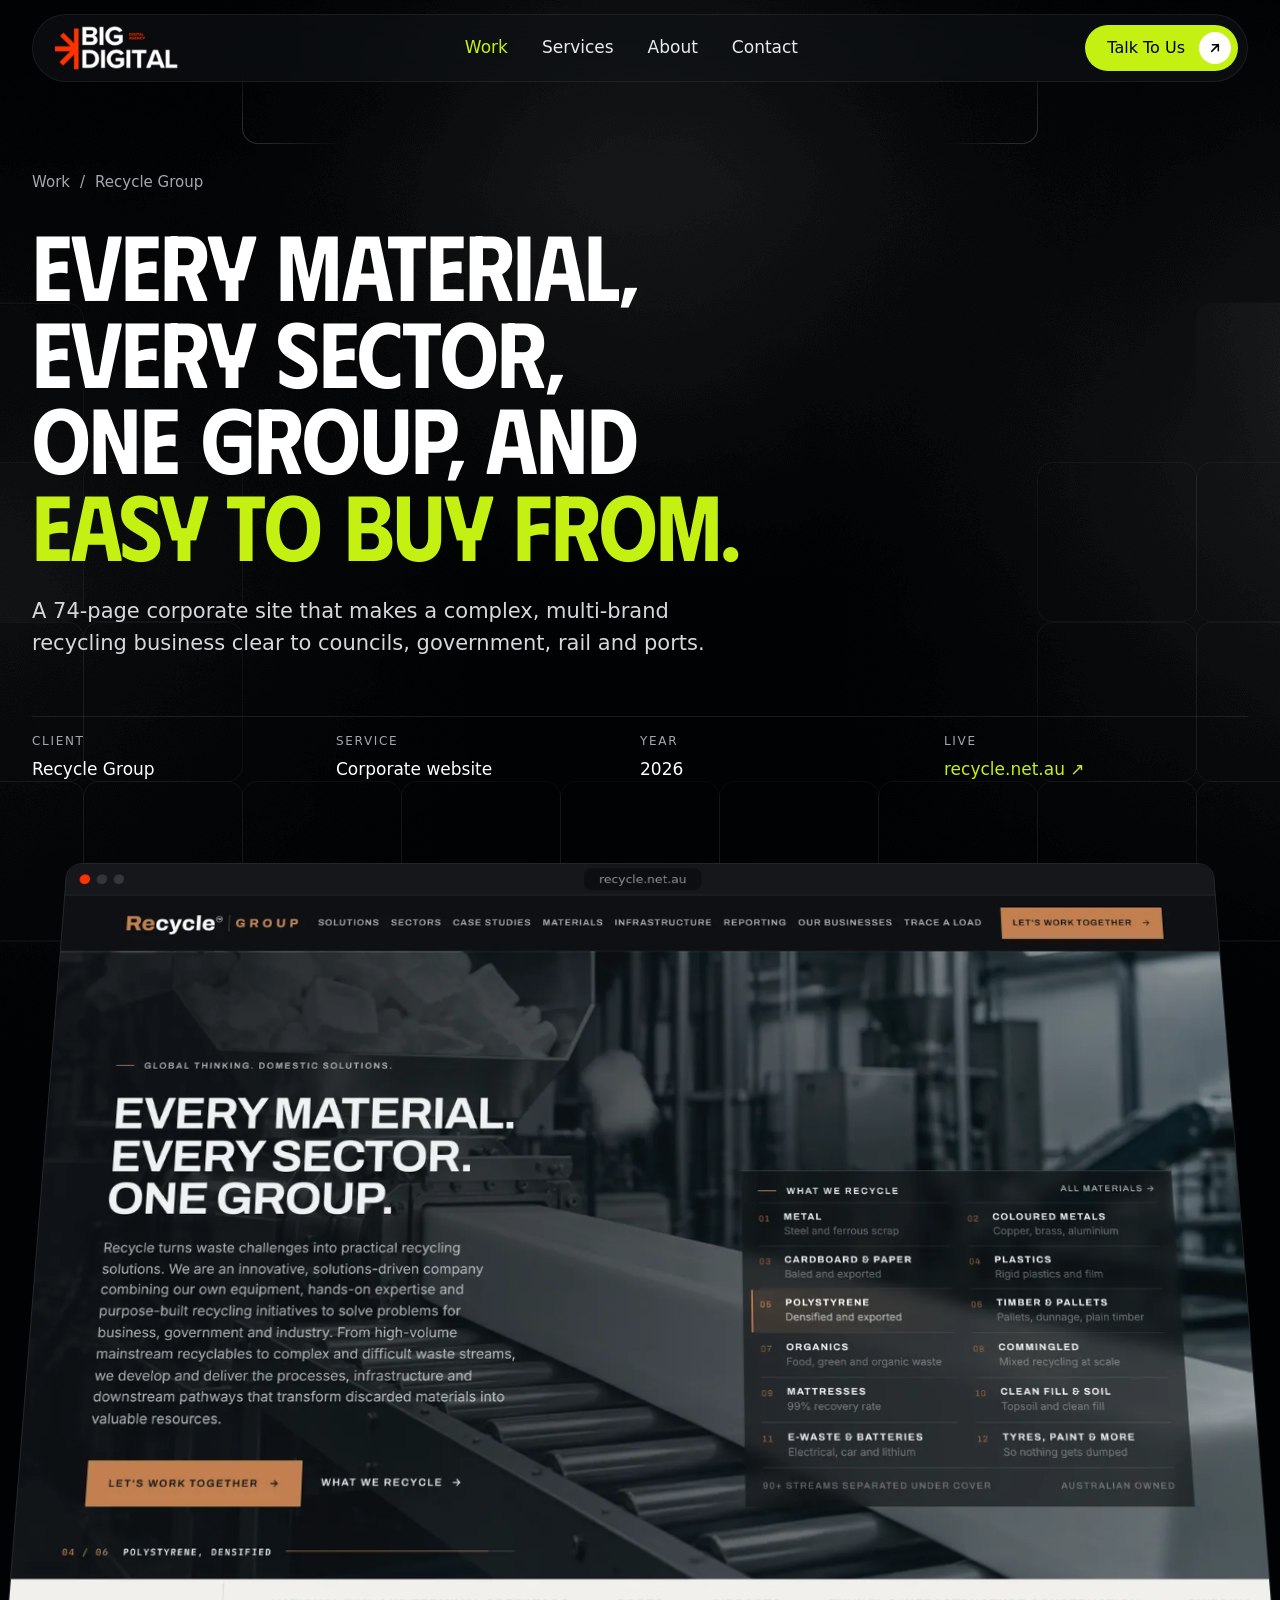
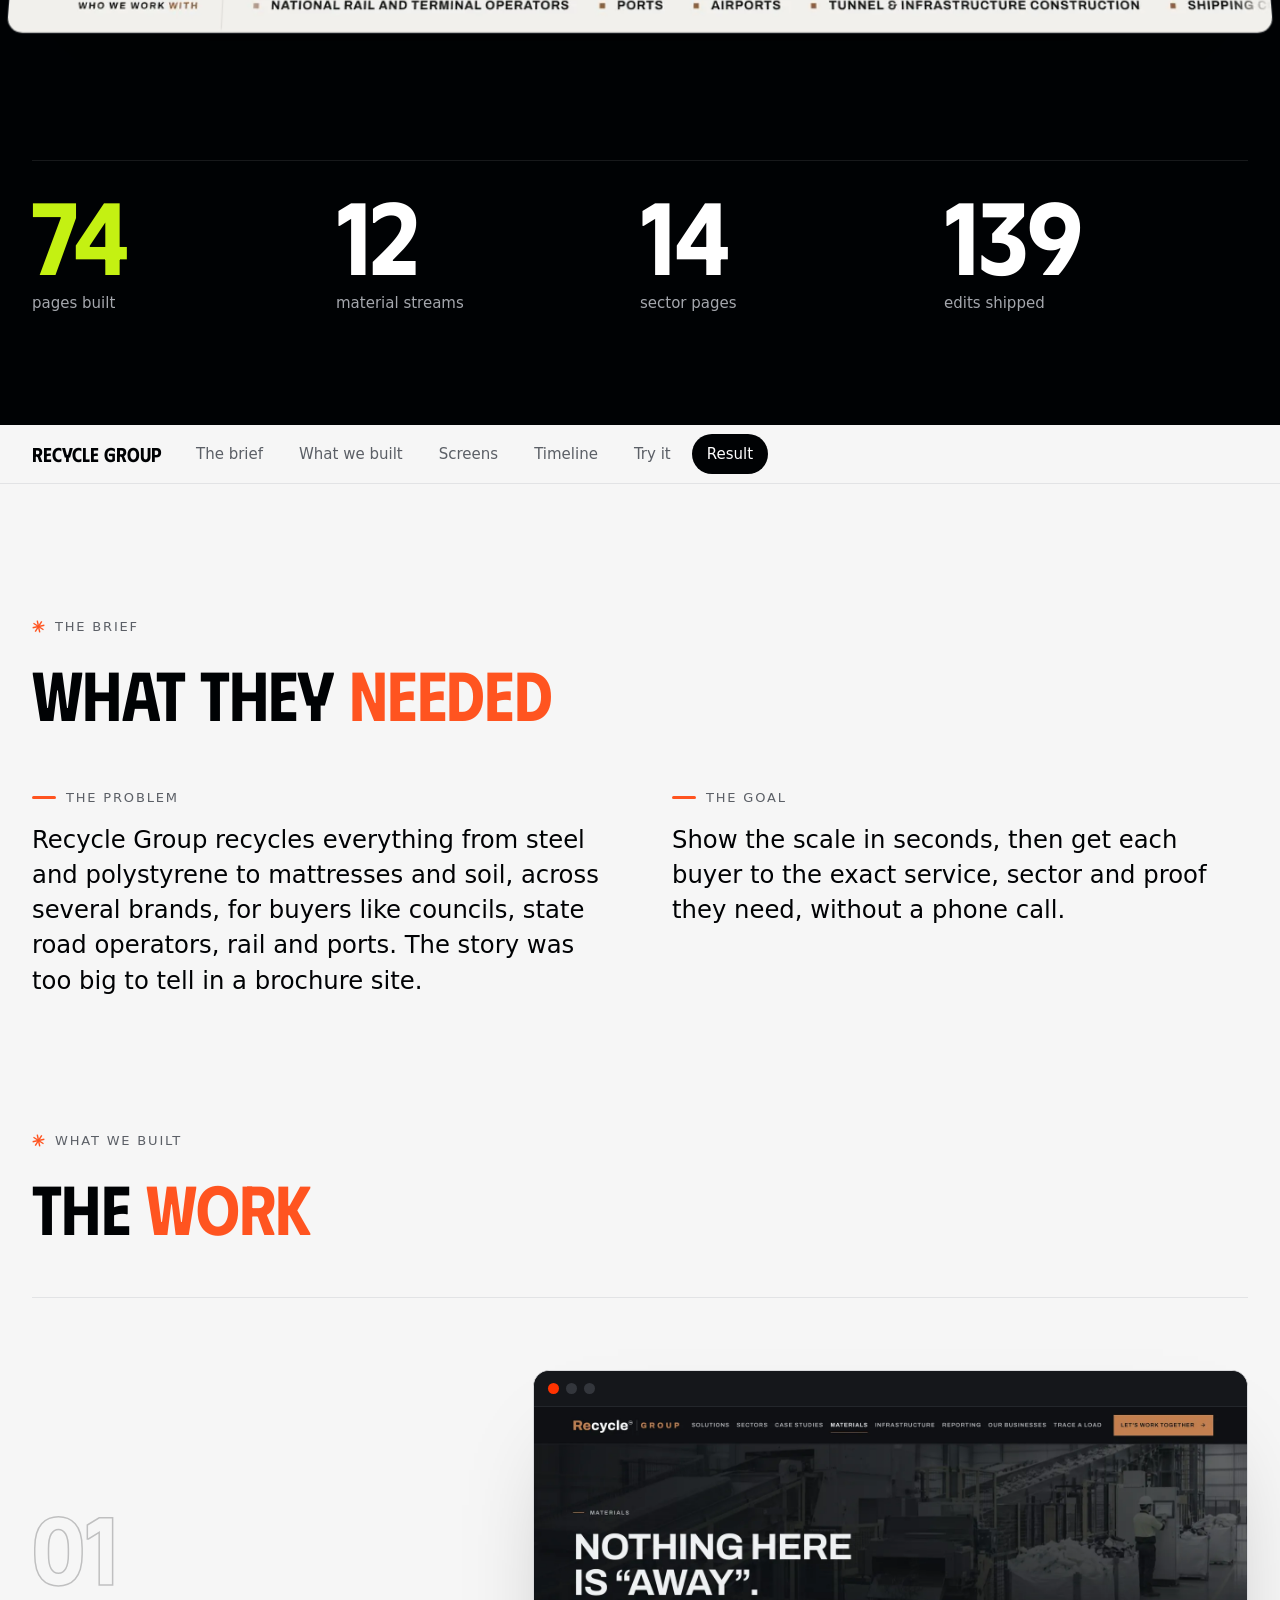
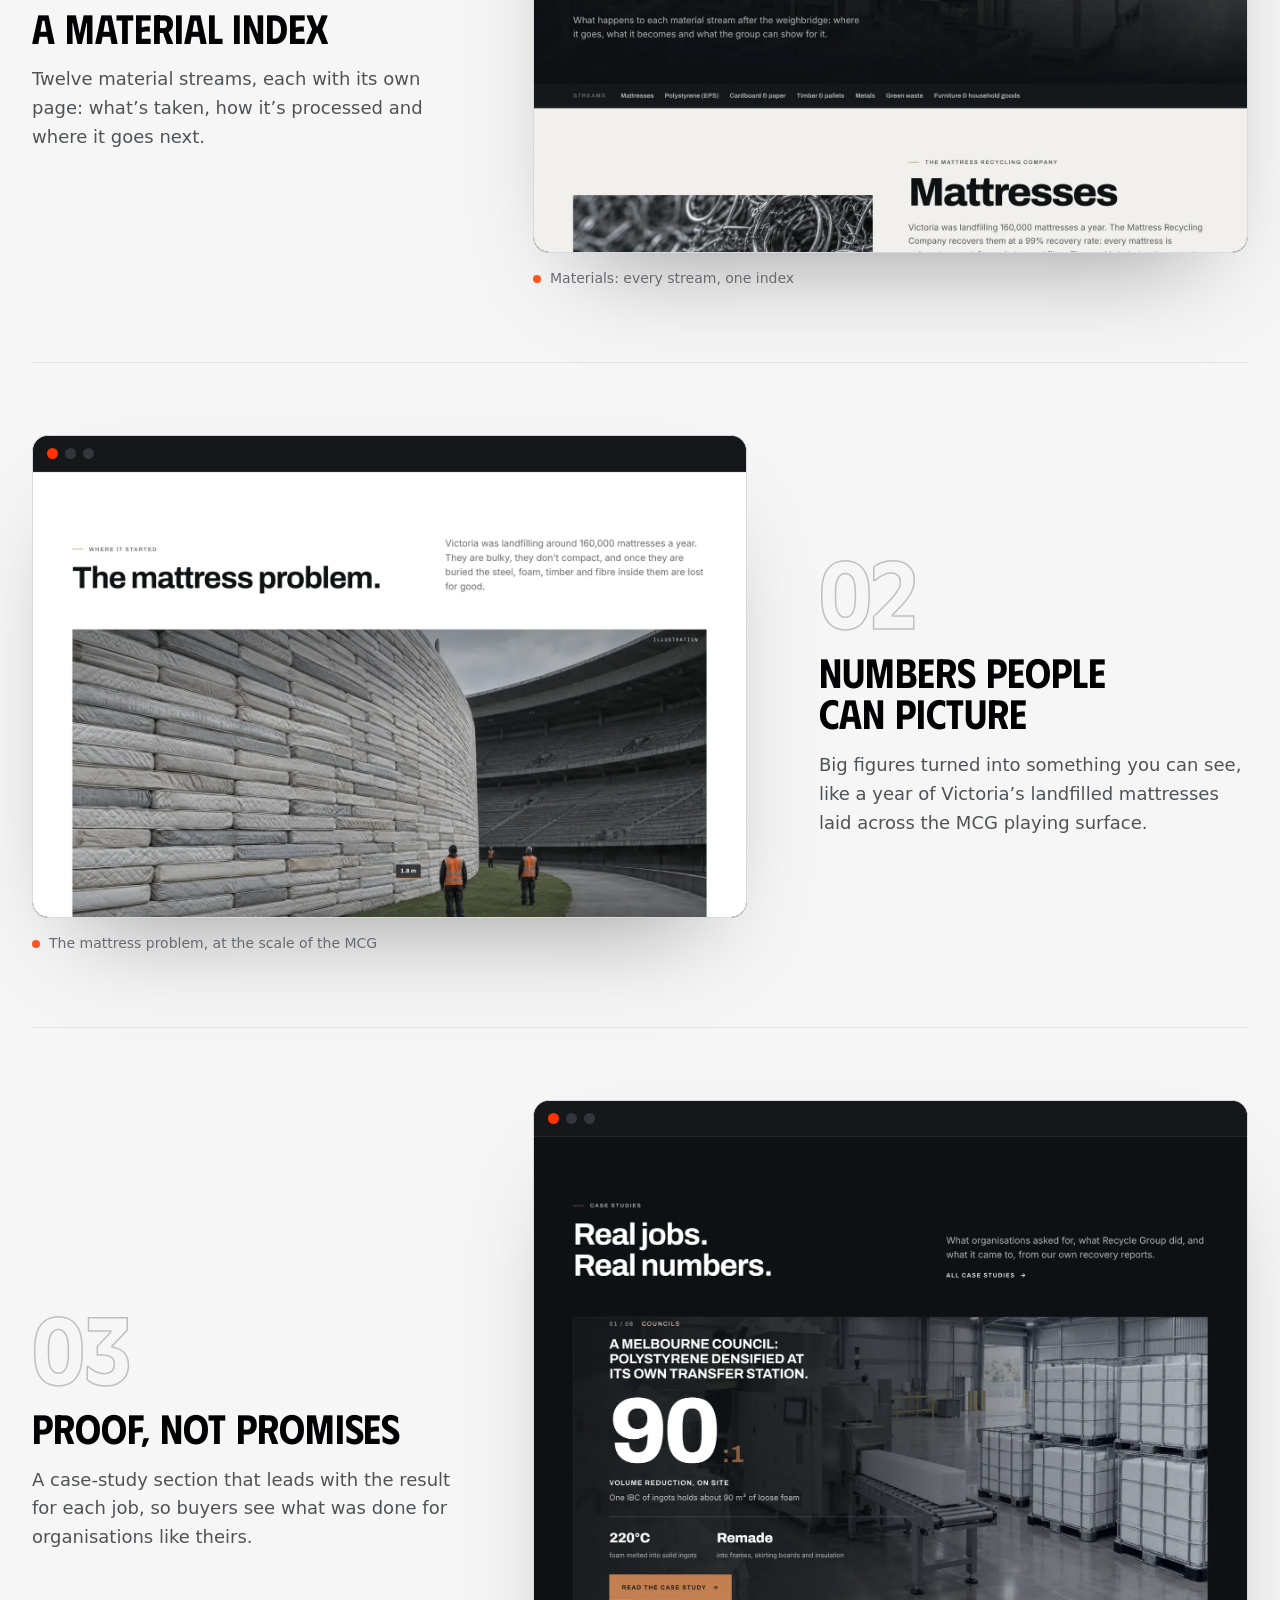
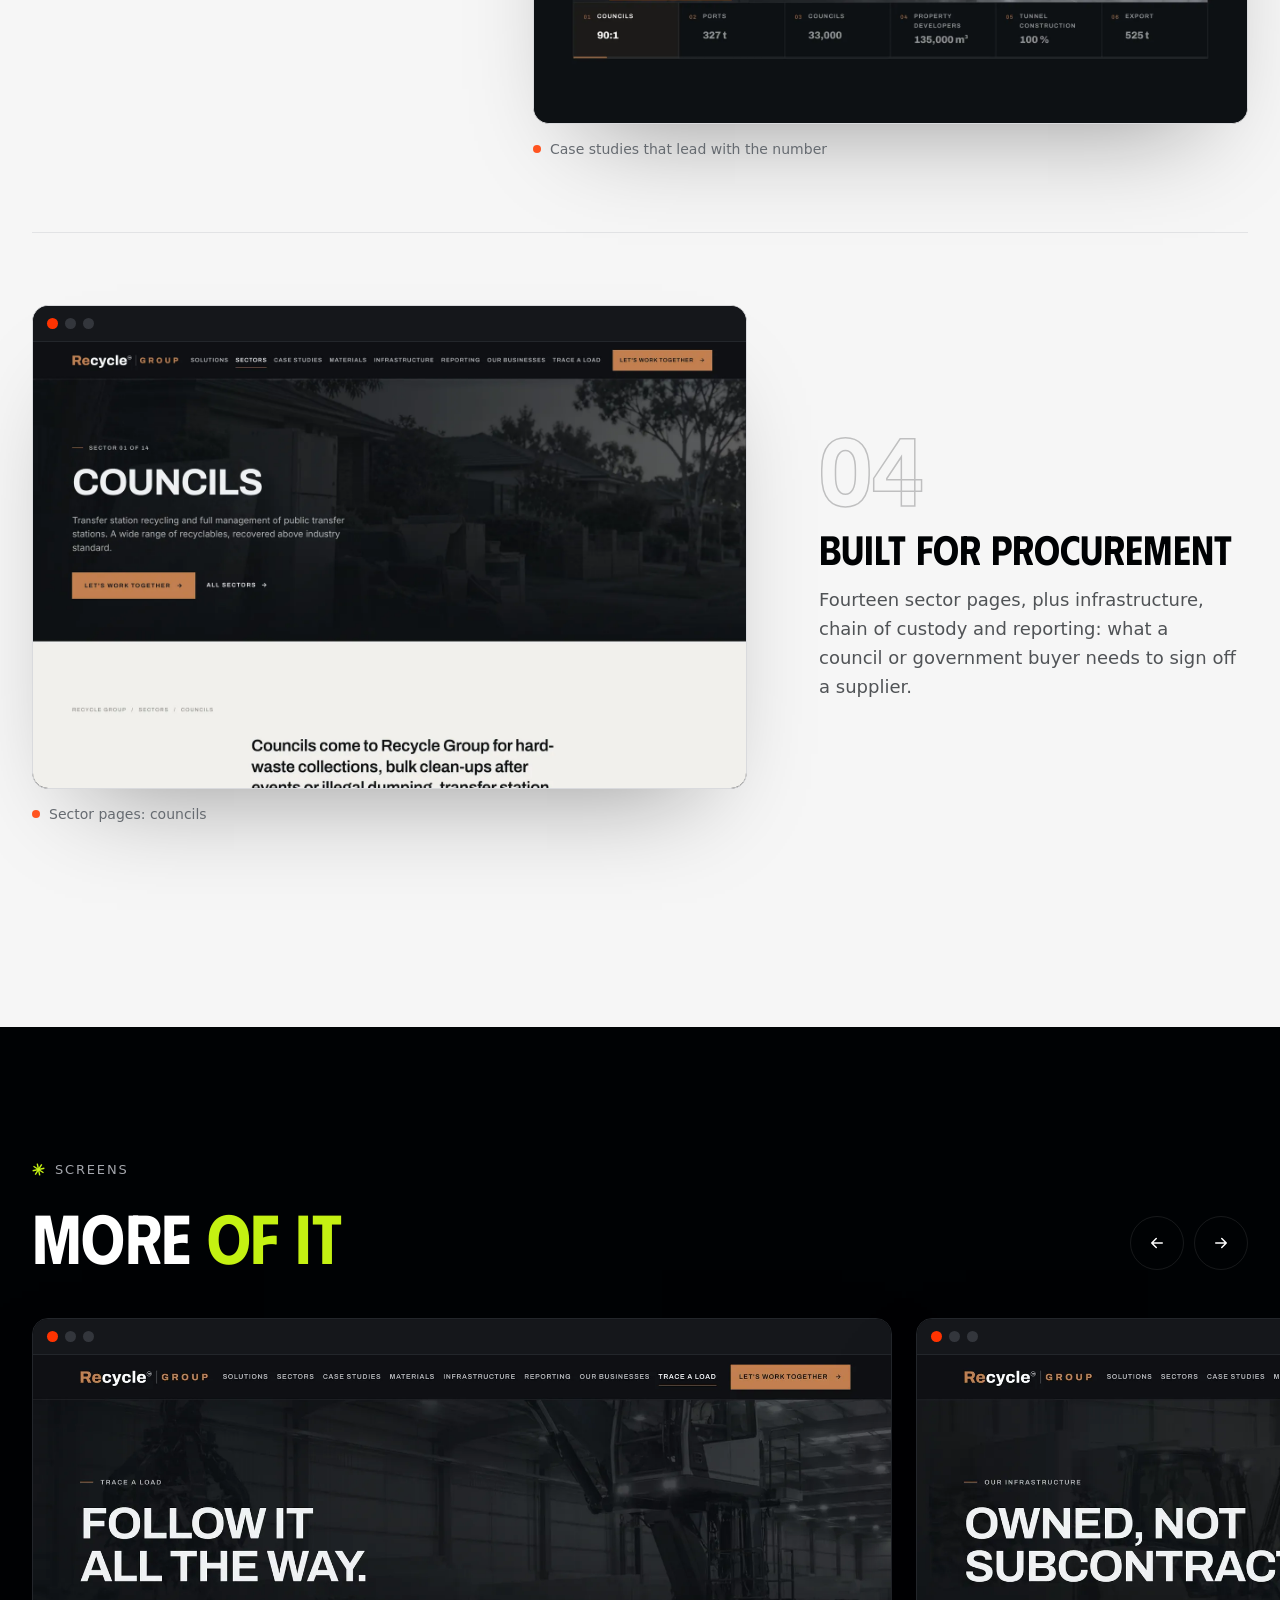
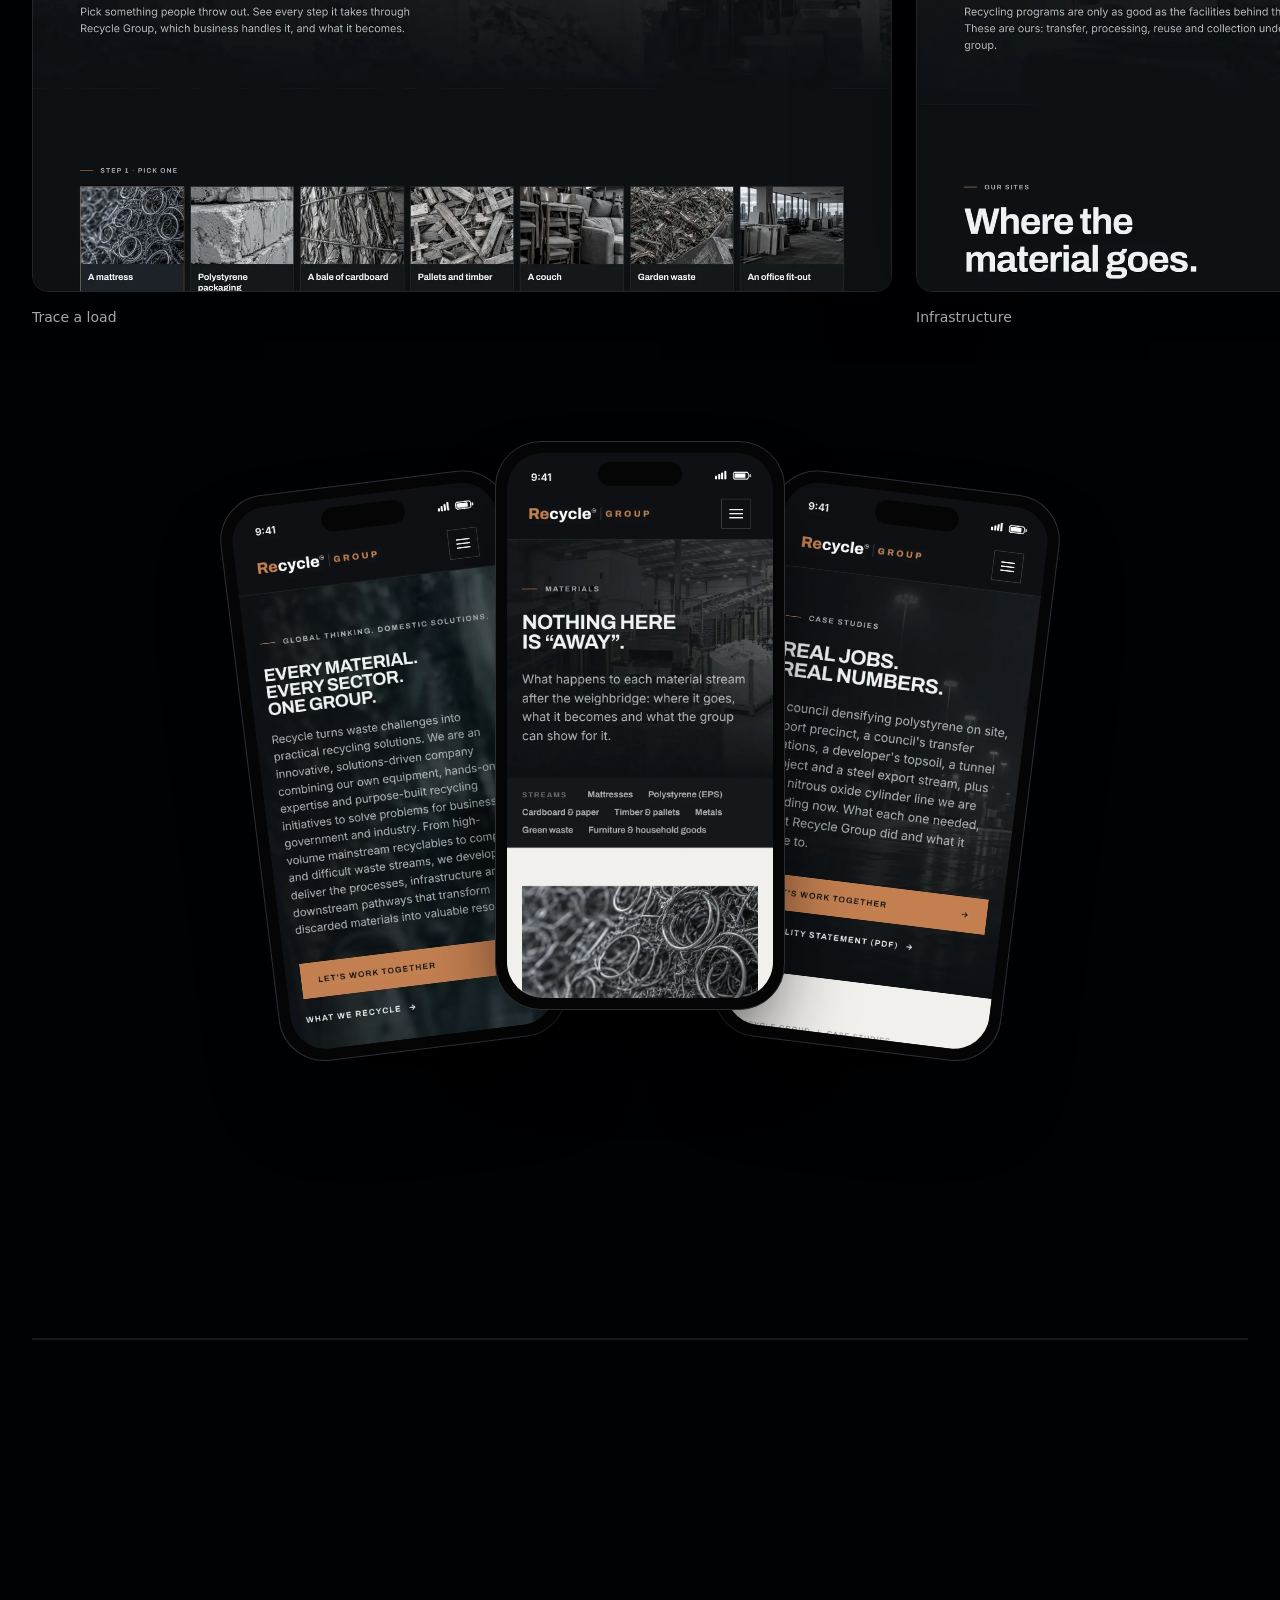
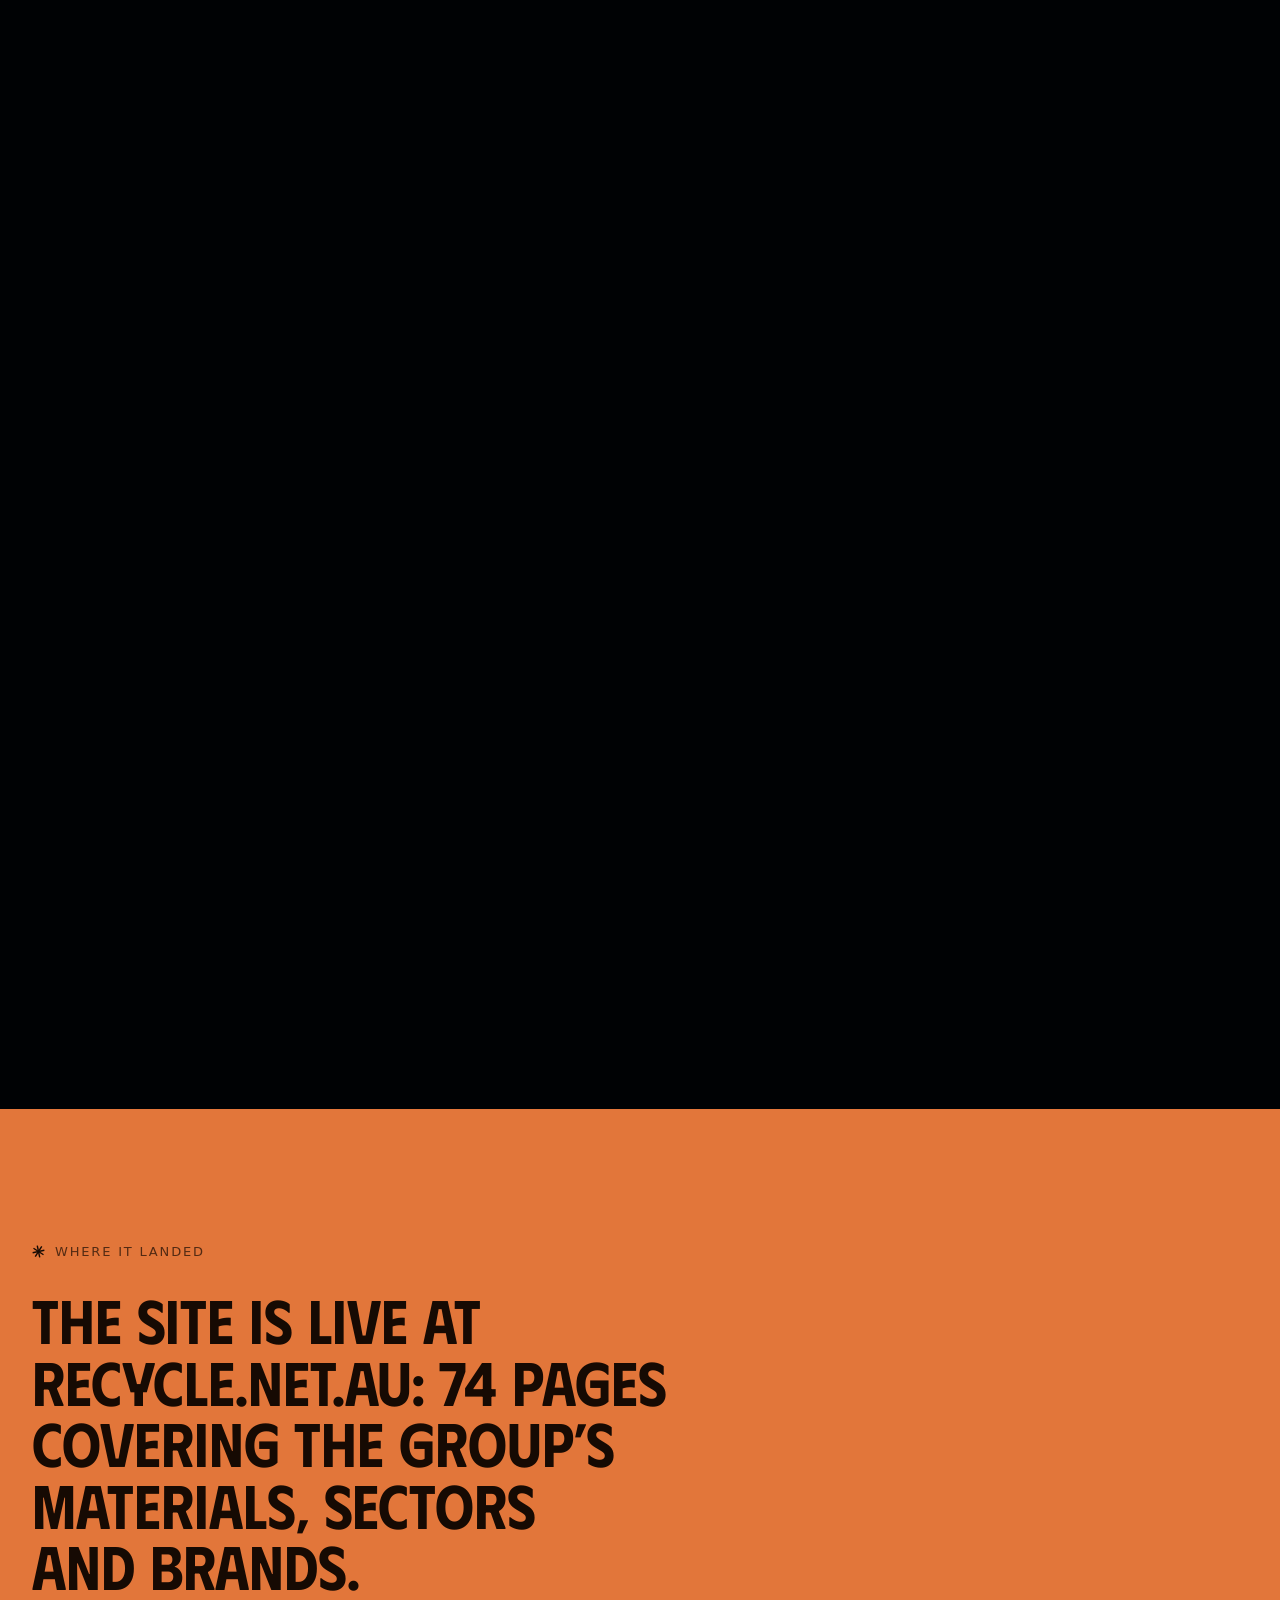
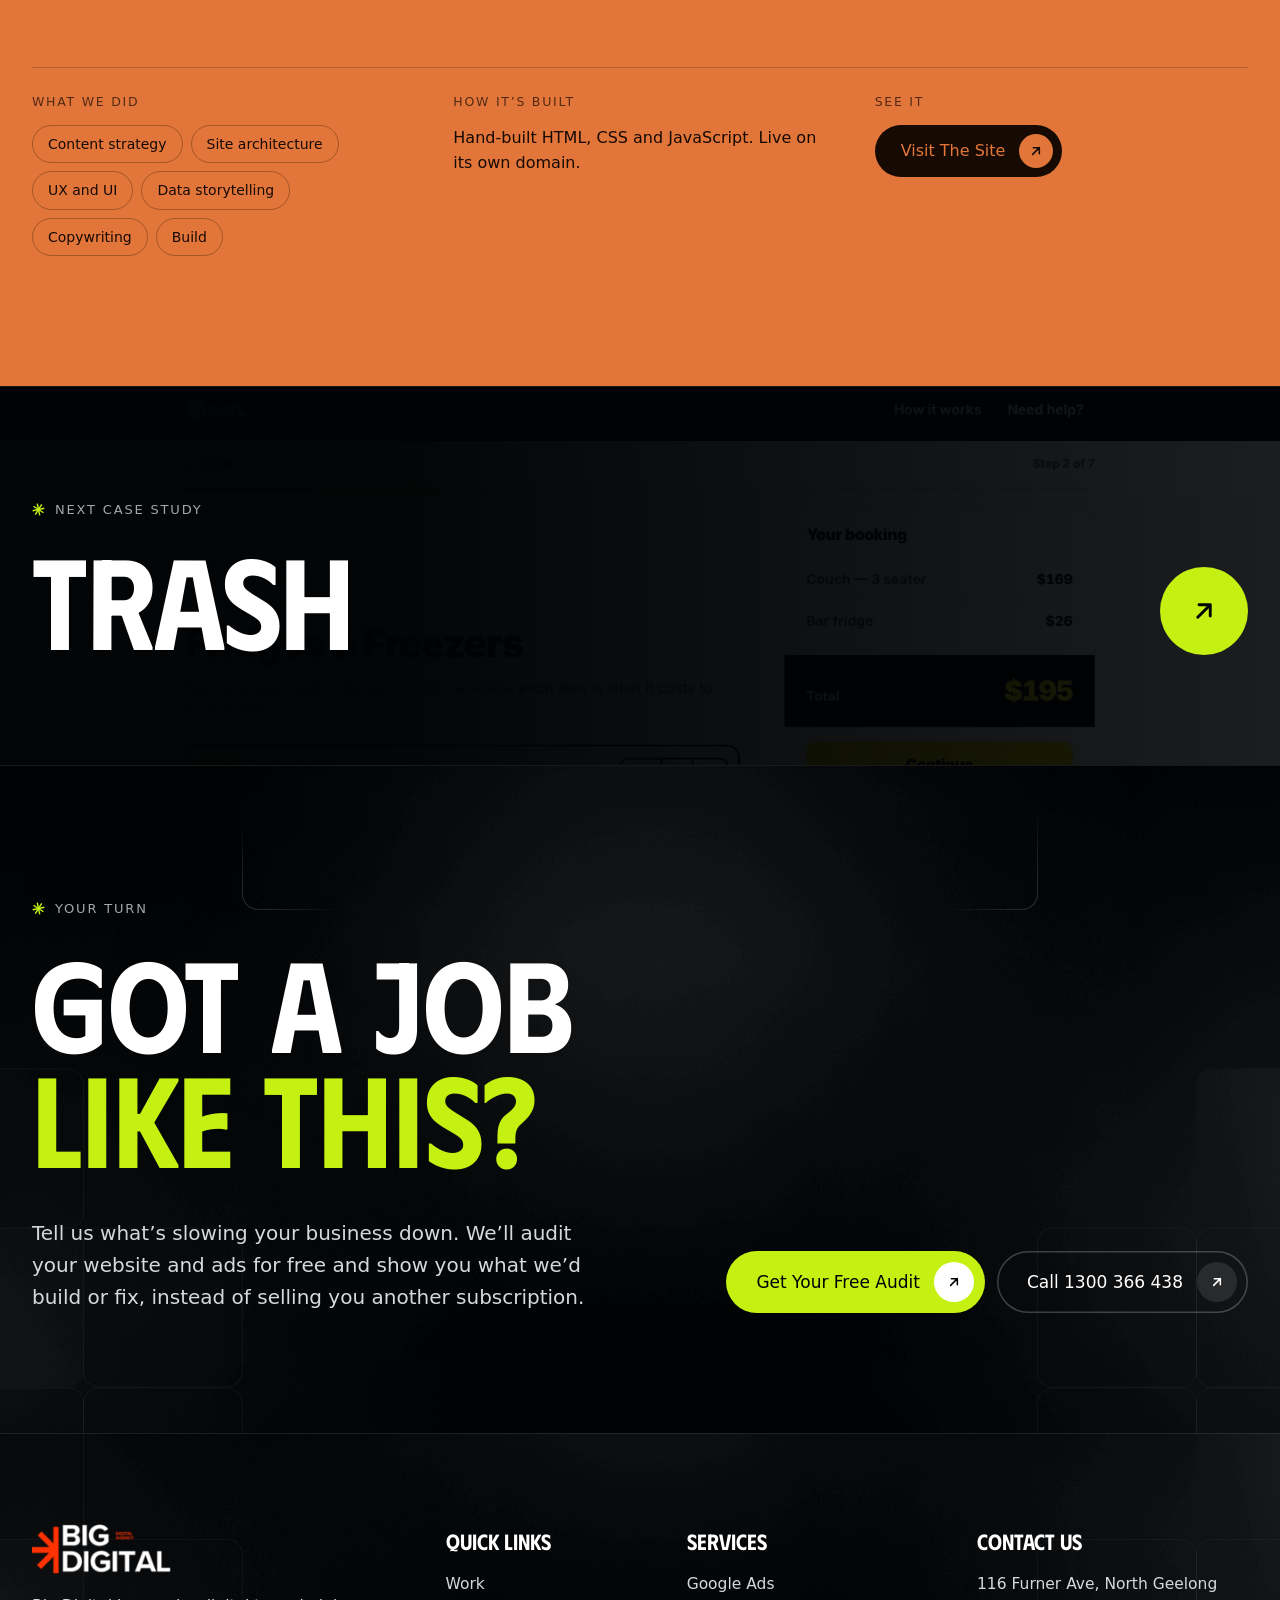
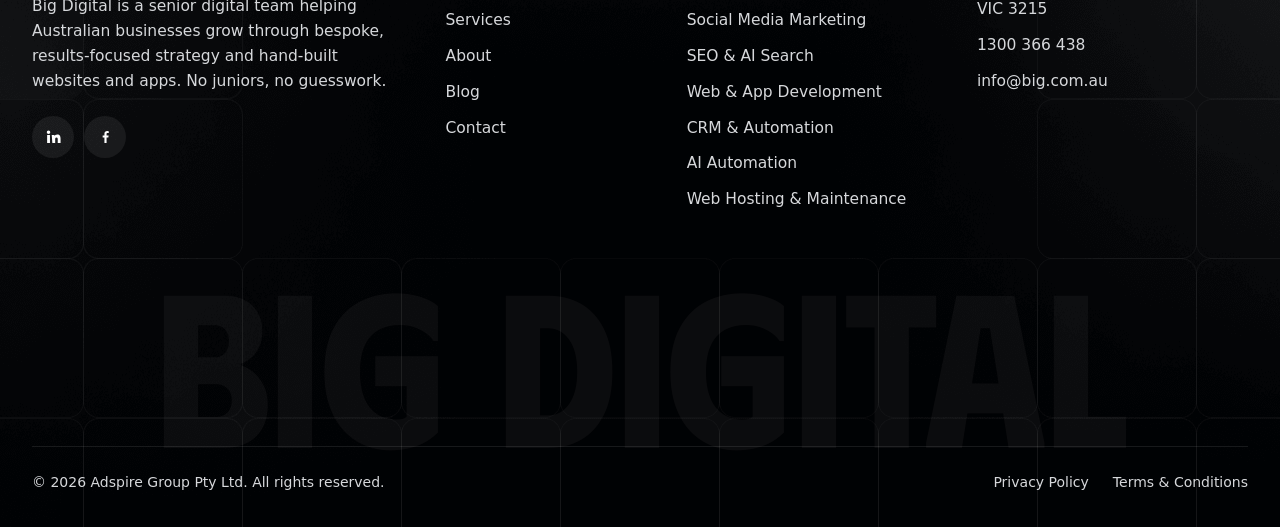
<file: recycle-group/index.html>
<!doctype html>
<html lang="en-AU"><head>
<meta charset="utf-8"><meta name="viewport" content="width=device-width,initial-scale=1">
<title>Recycle Group: National recycling group | Big Digital</title><meta name="description" content="A 74-page corporate site that makes a complex, multi-brand recycling business clear to councils, government, rail and ports.">
<meta property="og:title" content="Recycle Group: National recycling group | Big Digital"><meta property="og:description" content="A 74-page corporate site that makes a complex, multi-brand recycling business clear to councils, government, rail and ports."><meta property="og:type" content="website">
<meta property="og:image" content="https://rdodeployme.github.io/big-media-case-studies/img/bd-results.webp"><meta name="theme-color" content="#000204">
<link rel="icon" href="../assets/favicon.svg" type="image/svg+xml">
<link rel="preconnect" href="https://fonts.googleapis.com"><link rel="preconnect" href="https://fonts.gstatic.com" crossorigin>
<link href="https://fonts.googleapis.com/css2?family=Google+Sans:wght@400;500;600;700&family=Phudu:wght@500;600;700&display=swap" rel="stylesheet">
<link rel="stylesheet" href="../assets/site.css">
<style>:root{--a:#e2763a;--a-ink:#160a03;--a-dark:#c45a22}</style>
</head><body class="case">
<div class="prog" aria-hidden="true"></div>
<header class="top"><div class="wrap"><div class="bar">
  <a class="logo" href="../" aria-label="Big Digital: our work"><img src="../img/bd-logo.png" alt="Big Digital" width="156" height="56"></a>
  <nav class="nav" aria-label="Main"><a class="on" href="../#work">Work</a><a href="../#services">Services</a><a href="https://big.com.au/about/" target="_blank" rel="noopener">About</a><a href="../#contact">Contact</a></nav>
  <a class="btn " href="../#contact">Talk To Us<span class="ic"><svg viewBox="0 0 24 24" fill="none" stroke="currentColor" stroke-width="2.3" stroke-linecap="round" stroke-linejoin="round"><path d="M7 17 17 7M8 7h9v9"/></svg></span></a>
</div></div></header>
<main>
<section class="c-hero pat"><div class="wrap">
  <div class="crumb rv"><a href="../#work">Work</a><span>/</span><span>Recycle Group</span></div>
  <h1 class="rv d1">Every material, every sector, one group, and <em>easy to buy from.</em></h1>
  <p class="c-line rv d2">A 74-page corporate site that makes a complex, multi-brand recycling business clear to councils, government, rail and ports.</p>
  <dl class="c-meta rv d3"><div><dt>Client</dt><dd>Recycle Group</dd></div><div><dt>Service</dt><dd>Corporate website</dd></div><div><dt>Year</dt><dd>2026</dd></div><div><dt>Live</dt><dd><a href="https://recycle.net.au/" target="_blank" rel="noopener">recycle.net.au ↗</a></dd></div></dl>
  <div class="stagewrap"><div class="tilt"><div class="frame" data-zoom="../img/recycle-hero.webp" data-cap="Recycle Group" role="button" tabindex="0"><div class="bar"><i></i><i></i><i></i><em>recycle.net.au</em></div><img src="../img/recycle-hero.webp" alt="Recycle Group" width="1600" height="1000"></div></div></div>
</div></section>
<section class="stats"><div class="wrap"><div class="g"><div class="rv"><b class="ac"><span data-n="74">74</span></b><span>pages built</span></div><div class="rv"><b class=""><span data-n="12">12</span></b><span>material streams</span></div><div class="rv"><b class=""><span data-n="14">14</span></b><span>sector pages</span></div><div class="rv"><b class=""><span data-n="139">139</span></b><span>edits shipped</span></div></div></div></section>
<nav class="subnav" aria-label="Sections"><div class="wrap"><span class="nm">Recycle Group</span><a href="#brief">The brief</a><a href="#build">What we built</a><a href="#screens">Screens</a><a href="#timeline">Timeline</a><a href="#live">Try it</a><a href="#result">Result</a></div></nav>
<div class="light">
<section class="sec" id="brief"><div class="wrap">
  <div class="k rv">The brief</div><h2 class="h2 rv d1">What they <em>needed</em></h2>
  <div class="pg"><div class="rv"><h3>The problem</h3><p>Recycle Group recycles everything from steel and polystyrene to mattresses and soil, across several brands, for buyers like councils, state road operators, rail and ports. The story was too big to tell in a brochure site.</p></div><div class="rv d1"><h3>The goal</h3><p>Show the scale in seconds, then get each buyer to the exact service, sector and proof they need, without a phone call.</p></div></div>
</div></section>
<section class="sec" id="build" style="padding-top:0"><div class="wrap">
  <div class="k rv">What we built</div><h2 class="h2 rv d1" style="margin-bottom:56px">The <em>work</em></h2>
  <article class="feat"><div class="ft rv"><div class="num">01</div><h3>A material index</h3><p>Twelve material streams, each with its own page: what’s taken, how it’s processed and where it goes next.</p></div>
<figure class="rv d1"><div class="frame" data-zoom="../img/recycle-materials.webp" data-cap="Materials: every stream, one index" role="button" tabindex="0"><div class="bar"><i></i><i></i><i></i></div><img src="../img/recycle-materials.webp" alt="Materials: every stream, one index" width="1600" height="1000" loading=lazy decoding=async></div><figcaption>Materials: every stream, one index</figcaption></figure></article><article class="feat"><div class="ft rv"><div class="num">02</div><h3>Numbers people can picture</h3><p>Big figures turned into something you can see, like a year of Victoria’s landfilled mattresses laid across the MCG playing surface.</p></div>
<figure class="rv d1"><div class="frame" data-zoom="../img/recycle-mattress.webp" data-cap="The mattress problem, at the scale of the MCG" role="button" tabindex="0"><div class="bar"><i></i><i></i><i></i></div><img src="../img/recycle-mattress.webp" alt="The mattress problem, at the scale of the MCG" width="1600" height="1000" loading=lazy decoding=async></div><figcaption>The mattress problem, at the scale of the MCG</figcaption></figure></article><article class="feat"><div class="ft rv"><div class="num">03</div><h3>Proof, not promises</h3><p>A case-study section that leads with the result for each job, so buyers see what was done for organisations like theirs.</p></div>
<figure class="rv d1"><div class="frame" data-zoom="../img/recycle-jobs.webp" data-cap="Case studies that lead with the number" role="button" tabindex="0"><div class="bar"><i></i><i></i><i></i></div><img src="../img/recycle-jobs.webp" alt="Case studies that lead with the number" width="1600" height="1000" loading=lazy decoding=async></div><figcaption>Case studies that lead with the number</figcaption></figure></article><article class="feat"><div class="ft rv"><div class="num">04</div><h3>Built for procurement</h3><p>Fourteen sector pages, plus infrastructure, chain of custody and reporting: what a council or government buyer needs to sign off a supplier.</p></div>
<figure class="rv d1"><div class="frame" data-zoom="../img/recycle-councils.webp" data-cap="Sector pages: councils" role="button" tabindex="0"><div class="bar"><i></i><i></i><i></i></div><img src="../img/recycle-councils.webp" alt="Sector pages: councils" width="1600" height="1000" loading=lazy decoding=async></div><figcaption>Sector pages: councils</figcaption></figure></article>
</div></section>
</div>
<section class="gal" id="screens"><div class="wrap galhead"><div><div class="k rv">Screens</div><h2 class="h2 rv d1">More <em>of it</em></h2></div>
<div class="arrows rv"><button type="button" data-d="-1" aria-label="Scroll back"><svg viewBox="0 0 24 24" fill="none" stroke="currentColor" stroke-width="2" stroke-linecap="round" stroke-linejoin="round"><path d="M19 12H5M11 6l-6 6 6 6"/></svg></button><button type="button" data-d="1" aria-label="Scroll forward"><svg viewBox="0 0 24 24" fill="none" stroke="currentColor" stroke-width="2" stroke-linecap="round" stroke-linejoin="round"><path d="M5 12h14M13 6l6 6-6 6"/></svg></button></div></div>
<div class="strip"><figure><div class="frame" data-zoom="../img/recycle-trace.webp" data-cap="Trace a load" role="button" tabindex="0"><div class="bar"><i></i><i></i><i></i></div><img src="../img/recycle-trace.webp" alt="Trace a load" width="1600" height="1000" loading=lazy decoding=async></div><figcaption>Trace a load</figcaption></figure><figure><div class="frame" data-zoom="../img/recycle-infra.webp" data-cap="Infrastructure" role="button" tabindex="0"><div class="bar"><i></i><i></i><i></i></div><img src="../img/recycle-infra.webp" alt="Infrastructure" width="1600" height="1000" loading=lazy decoding=async></div><figcaption>Infrastructure</figcaption></figure><figure><div class="frame" data-zoom="../img/recycle-reporting.webp" data-cap="Reporting" role="button" tabindex="0"><div class="bar"><i></i><i></i><i></i></div><img src="../img/recycle-reporting.webp" alt="Reporting" width="1600" height="1000" loading=lazy decoding=async></div><figcaption>Reporting</figcaption></figure><figure><div class="frame" data-zoom="../img/recycle-cases.webp" data-cap="Case studies" role="button" tabindex="0"><div class="bar"><i></i><i></i><i></i></div><img src="../img/recycle-cases.webp" alt="Case studies" width="1600" height="1000" loading=lazy decoding=async></div><figcaption>Case studies</figcaption></figure></div>
<div class="wrap"><div class="phones"><div class="phone rv d0"><img src="../img/recycle-m1.webp" alt="Recycle Group on a phone" loading="lazy" width="390" height="800"></div><div class="phone rv d1"><img src="../img/recycle-m2.webp" alt="Recycle Group on a phone" loading="lazy" width="390" height="800"></div><div class="phone rv d2"><img src="../img/recycle-m3.webp" alt="Recycle Group on a phone" loading="lazy" width="390" height="800"></div></div></div></section>
<section class="tl" id="timeline"><div class="wrap"><div class="k rv">Timeline</div><h2 class="h2 rv d1">How it <em>came together</em></h2>
<ol><li class="rv d0"><b>23 Sep</b><span>First build: sectors, materials, chain of custody</span></li><li class="rv d1"><b>27 Sep</b><span>Imagery across every sector and role page</span></li><li class="rv d2"><b>30 Sep</b><span>New positioning: every material, every sector, one group</span></li><li class="rv d3"><b>2 Oct</b><span>Case studies added</span></li><li class="rv d3"><b>19 Oct</b><span>139 edits in, live at recycle.net.au</span></li></ol></div></section>
<section class="live" id="live"><div class="wrap">
<div class="row2"><div><div class="k rv">Try it</div><h2 class="h2 rv d1">Don’t take <em>our word</em> for it.</h2></div>
<span class="rv"><a class="btn ghost" href="https://rdodeployme.github.io/recycle-group/" target="_blank" rel="noopener">Open Full Screen<span class="ic"><svg viewBox="0 0 24 24" fill="none" stroke="currentColor" stroke-width="2.3" stroke-linecap="round" stroke-linejoin="round"><path d="M7 17 17 7M8 7h9v9"/></svg></span></a></span></div>
<div class="frame rv d1"><div class="bar"><i></i><i></i><i></i><em>The Recycle Group site, live</em></div>
<div class="vp" style="background-image:url(../img/recycle-hero.webp)"><iframe title="The Recycle Group site, live" data-src="https://rdodeployme.github.io/recycle-group/" loading="lazy"></iframe>
<div class="cover"><button class="btn" type="button">Load The Live Site<span class="ic"><svg viewBox="0 0 24 24" fill="none" stroke="currentColor" stroke-width="2.3" stroke-linecap="round" stroke-linejoin="round"><path d="M7 17 17 7M8 7h9v9"/></svg></span></button></div></div></div>
</div></section>
<section class="result" id="result"><div class="wrap">
  <div class="k rv">Where it landed</div>
  <p class="big rv d1">The site is live at recycle.net.au: 74 pages covering the group’s materials, sectors and brands.</p>
  <div class="cols rv d2"><div><h4>What we did</h4><ul><li>Content strategy</li><li>Site architecture</li><li>UX and UI</li><li>Data storytelling</li><li>Copywriting</li><li>Build</li></ul></div>
  <div><h4>How it’s built</h4><p>Hand-built HTML, CSS and JavaScript. Live on its own domain.</p></div><div><h4>See it</h4><a class="btn " href="https://recycle.net.au/" target="_blank" rel="noopener">Visit The Site<span class="ic"><svg viewBox="0 0 24 24" fill="none" stroke="currentColor" stroke-width="2.3" stroke-linecap="round" stroke-linejoin="round"><path d="M7 17 17 7M8 7h9v9"/></svg></span></a></div></div>
</div></section>
<a class="next" href="../trash/"><img src="../img/trash-cart.webp" alt="" loading="lazy">
<div class="wrap"><div><div class="k">Next case study</div><strong>Trash</strong></div><span class="ar"><svg viewBox="0 0 24 24" fill="none" stroke="currentColor" stroke-width="2.3" stroke-linecap="round" stroke-linejoin="round"><path d="M7 17 17 7M8 7h9v9"/></svg></span></div></a>
<section class="cta pat"><div class="wrap">
  <div class="k rv">Your turn</div>
  <h2 class="rv d1">Got a job<br><em>like this?</em></h2>
  <div class="row3 rv d2"><p>Tell us what’s slowing your business down. We’ll audit your website and ads for free and show you what we’d build or fix, instead of selling you another subscription.</p>
  <div style="display:flex;gap:12px;flex-wrap:wrap"><a class="btn big" href="../#contact">Get Your Free Audit<span class="ic"><svg viewBox="0 0 24 24" fill="none" stroke="currentColor" stroke-width="2.3" stroke-linecap="round" stroke-linejoin="round"><path d="M7 17 17 7M8 7h9v9"/></svg></span></a><a class="btn ghost big" href="tel:1300366438">Call 1300 366 438<span class="ic"><svg viewBox="0 0 24 24" fill="none" stroke="currentColor" stroke-width="2.3" stroke-linecap="round" stroke-linejoin="round"><path d="M7 17 17 7M8 7h9v9"/></svg></span></a></div></div>
</div></section>
</main><footer class="foot"><div class="wrap">
<div class="f-grid">
  <div><img src="../img/bd-logo.png" alt="Big Digital" width="156" height="56" loading="lazy">
    <p>Big Digital is a senior digital team helping Australian businesses grow through bespoke, results-focused strategy and hand-built websites and apps. No juniors, no guesswork.</p>
    <div class="soc"><a href="https://www.linkedin.com/company/big-digital-aus/" target="_blank" rel="noopener" aria-label="LinkedIn"><svg viewBox="0 0 24 24" fill="currentColor"><path d="M4.98 3.5a2.5 2.5 0 1 1 0 5 2.5 2.5 0 0 1 0-5zM3 9.75h4V21H3zM9.5 9.75h3.83v1.54h.06c.53-1 1.84-2.06 3.79-2.06 4.05 0 4.8 2.67 4.8 6.14V21h-4v-5.02c0-1.2-.02-2.74-1.67-2.74-1.67 0-1.93 1.3-1.93 2.65V21h-4z"/></svg></a><a href="https://www.facebook.com/profile.php?id=61585934444174" target="_blank" rel="noopener" aria-label="Facebook"><svg viewBox="0 0 24 24" fill="currentColor"><path d="M13.5 21v-7.5h2.5l.4-3h-2.9V8.6c0-.87.25-1.46 1.5-1.46H16.6V4.45A20 20 0 0 0 14.3 4.3c-2.3 0-3.8 1.4-3.8 3.95v2.25H8v3h2.5V21z"/></svg></a></div></div>
  <div><h4>Quick links</h4><ul><li><a href="../#work">Work</a></li><li><a href="../#services">Services</a></li><li><a href="https://big.com.au/about/" target="_blank" rel="noopener">About</a></li><li><a href="https://big.com.au/blog/" target="_blank" rel="noopener">Blog</a></li><li><a href="../#contact">Contact</a></li></ul></div>
  <div><h4>Services</h4><ul><li><a href="https://big.com.au/services/google-ads/" target="_blank" rel="noopener">Google Ads</a></li><li><a href="https://big.com.au/services/social-media-marketing/" target="_blank" rel="noopener">Social Media Marketing</a></li><li><a href="https://big.com.au/services/seo-aeo-geo/" target="_blank" rel="noopener">SEO &amp; AI Search</a></li><li><a href="https://big.com.au/services/web-app-development/" target="_blank" rel="noopener">Web &amp; App Development</a></li><li><a href="https://big.com.au/services/crm-automation/" target="_blank" rel="noopener">CRM &amp; Automation</a></li><li><a href="https://big.com.au/services/ai-automation/" target="_blank" rel="noopener">AI Automation</a></li><li><a href="https://big.com.au/services/web-hosting-maintenance/" target="_blank" rel="noopener">Web Hosting &amp; Maintenance</a></li></ul></div>
  <div><h4>Contact us</h4><ul><li>116 Furner Ave, North Geelong VIC 3215</li><li><a href="tel:1300366438">1300 366 438</a></li><li><a href="mailto:info@big.com.au">info@big.com.au</a></li></ul></div>
</div>
<div class="wm" aria-hidden="true">Big Digital</div>
<div class="f-bot"><span>© 2026 Adspire Group Pty Ltd. All rights reserved.</span><nav><a href="https://big.com.au/privacy-policy/" target="_blank" rel="noopener">Privacy Policy</a><a href="https://big.com.au/terms-and-conditions/" target="_blank" rel="noopener">Terms &amp; Conditions</a></nav></div>
</div></footer>
<a class="sticky" href="../#contact"><svg viewBox="0 0 24 24" fill="none" stroke="currentColor" stroke-width="2" stroke-linecap="round" stroke-linejoin="round"><path d="M21 12a8 8 0 0 1-11.6 7.1L4 20l1-4.6A8 8 0 1 1 21 12z"/><path d="M8.5 11h7M8.5 14.5h4.5"/></svg>Free Audit</a>
<div class="lb" role="dialog" aria-modal="true" aria-label="Screenshot"><img alt=""><div class="cap"></div><button class="x" aria-label="Close"><svg viewBox="0 0 24 24" fill="none" stroke="currentColor" stroke-width="2" stroke-linecap="round"><path d="M6 6l12 12M18 6L6 18"/></svg></button><button class="pv" aria-label="Previous"><svg viewBox="0 0 24 24" fill="none" stroke="currentColor" stroke-width="2" stroke-linecap="round" stroke-linejoin="round"><path d="M19 12H5M11 6l-6 6 6 6"/></svg></button><button class="nx" aria-label="Next"><svg viewBox="0 0 24 24" fill="none" stroke="currentColor" stroke-width="2" stroke-linecap="round" stroke-linejoin="round"><path d="M5 12h14M13 6l6 6-6 6"/></svg></button></div>
<script src="../assets/site.js" defer></script>
</body></html>
</file>
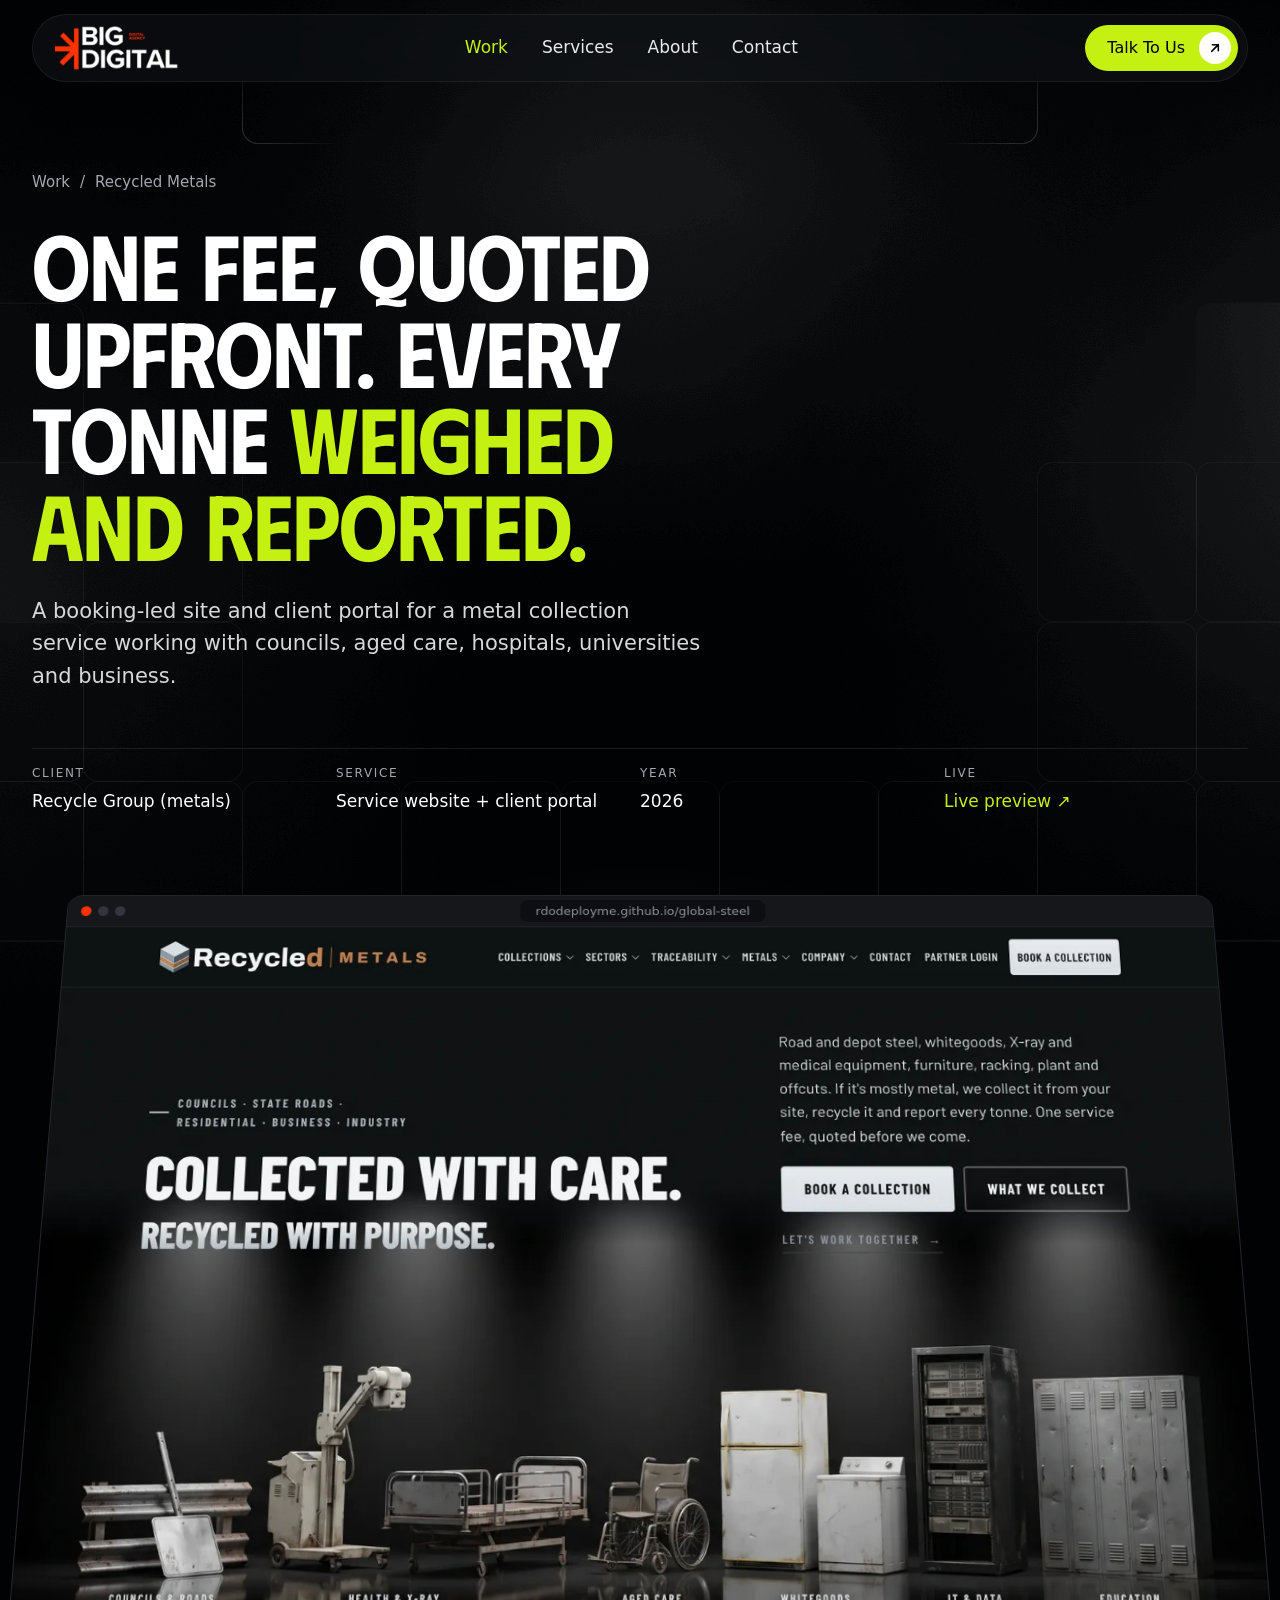
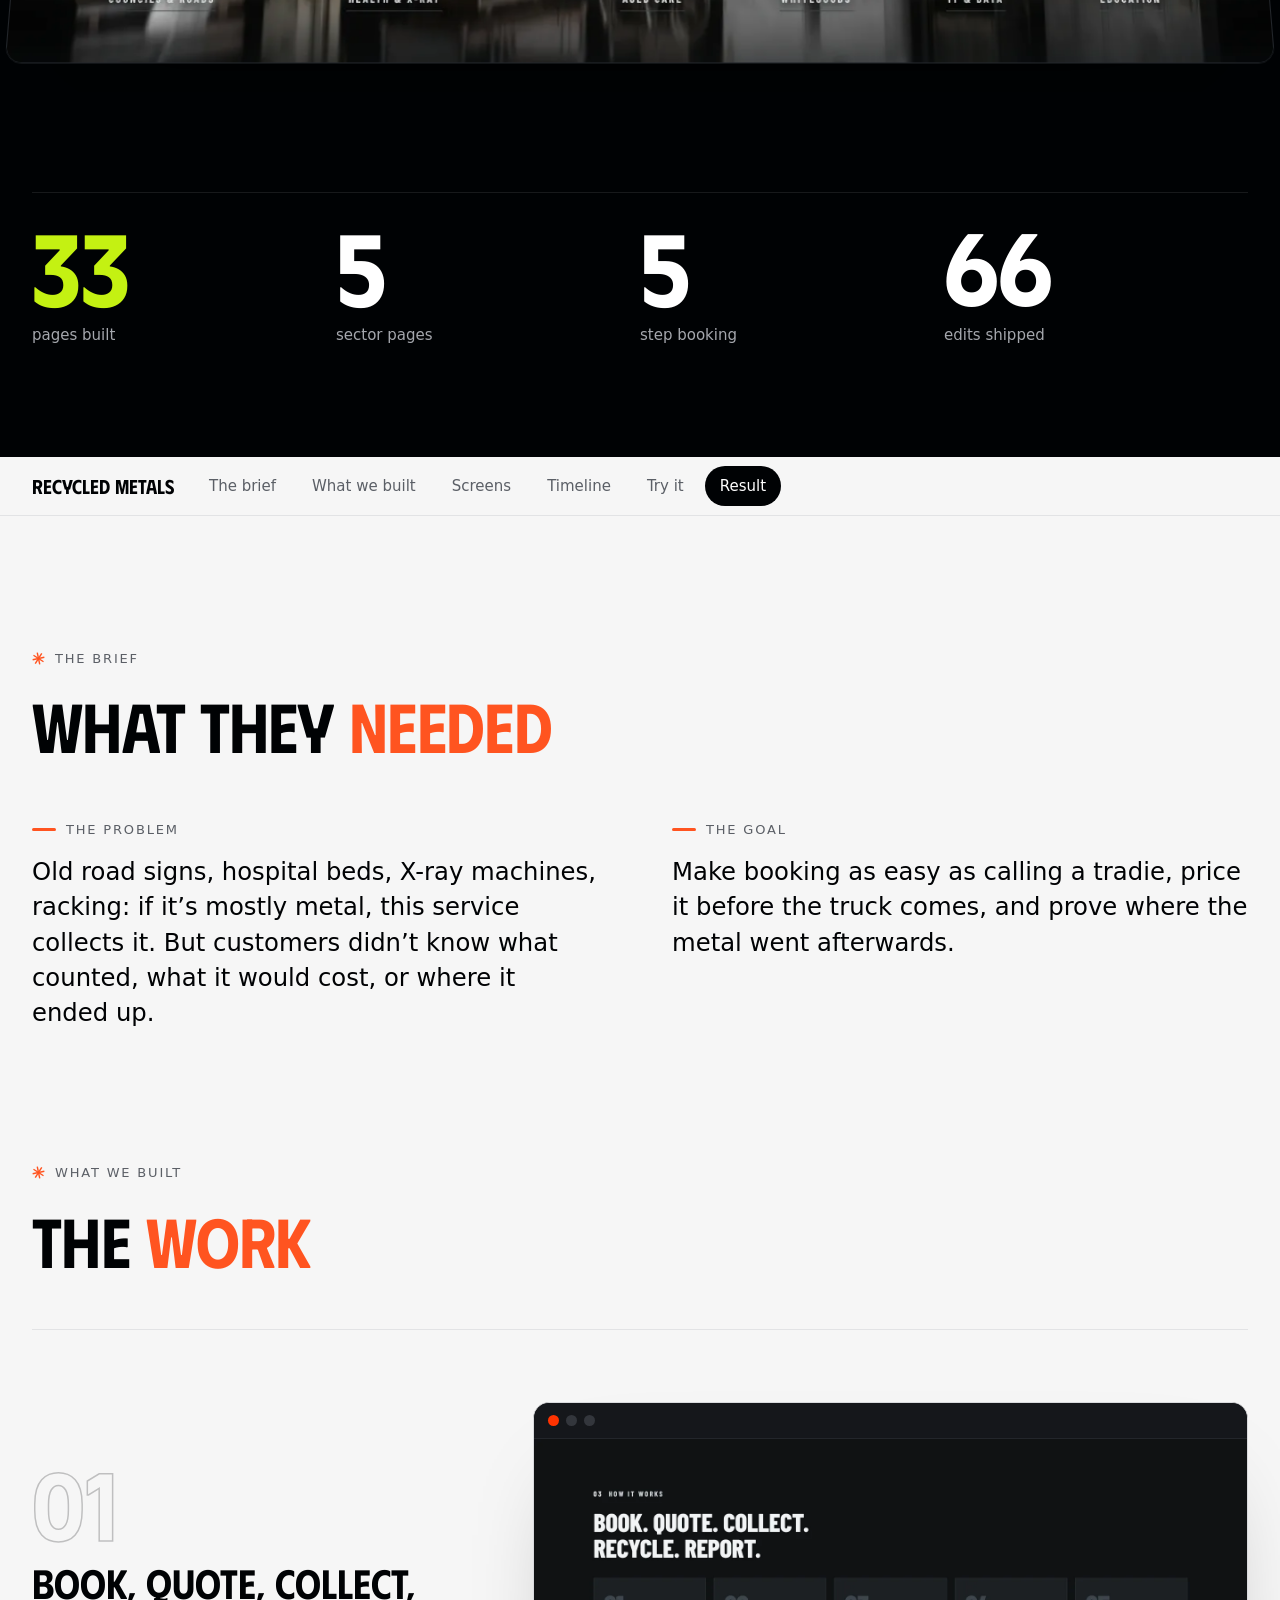
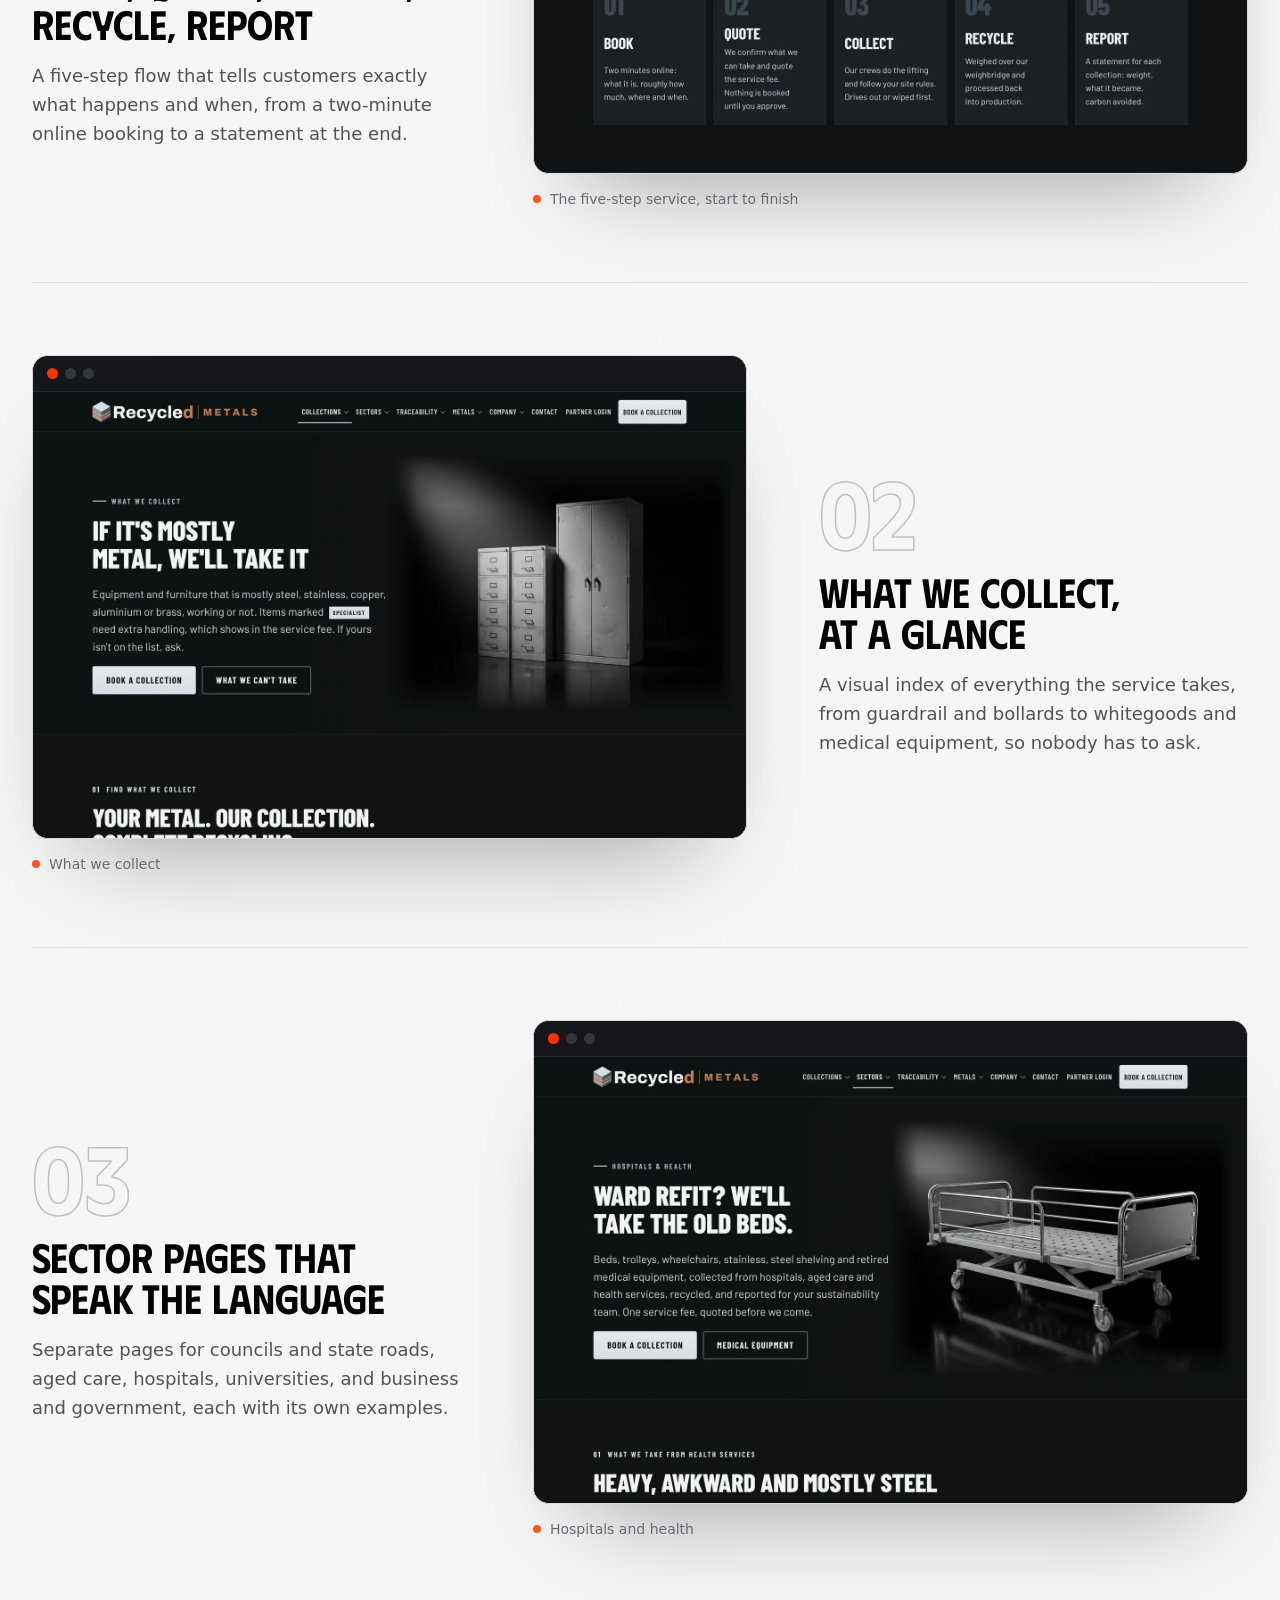
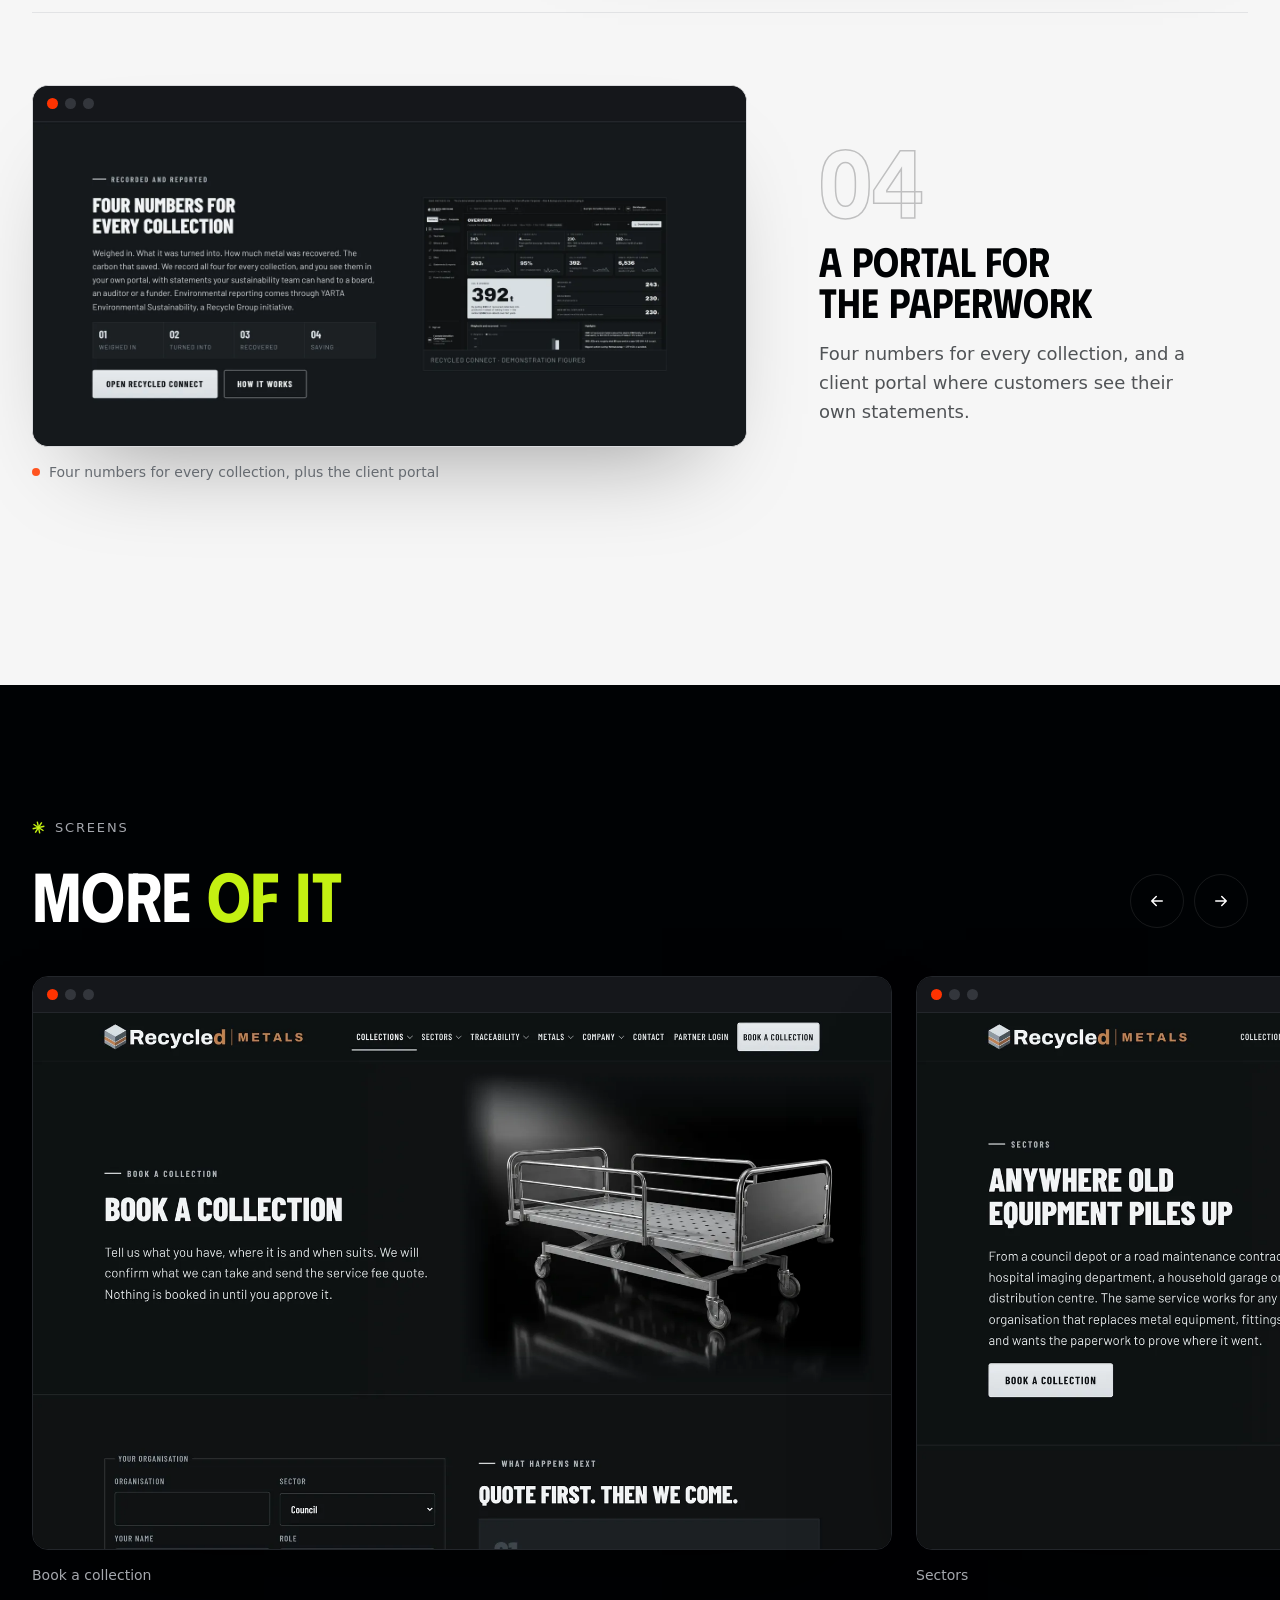
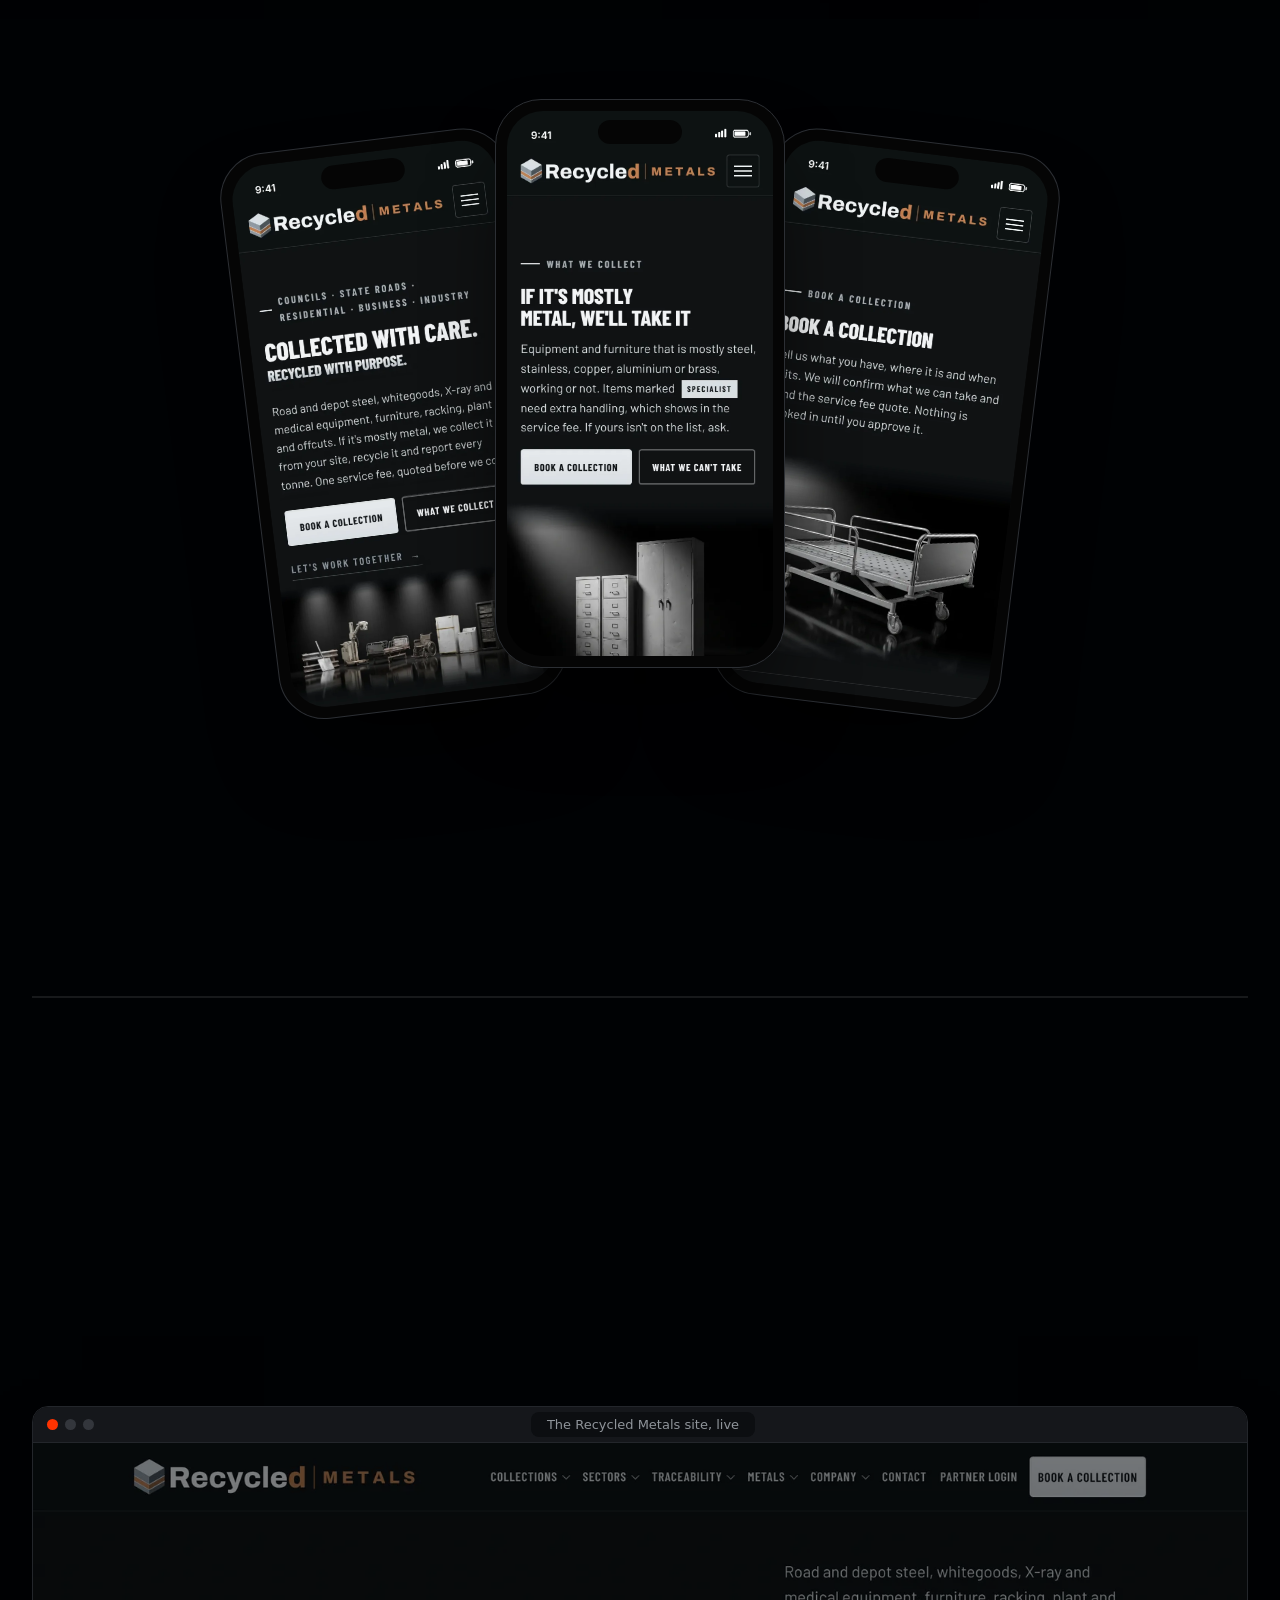
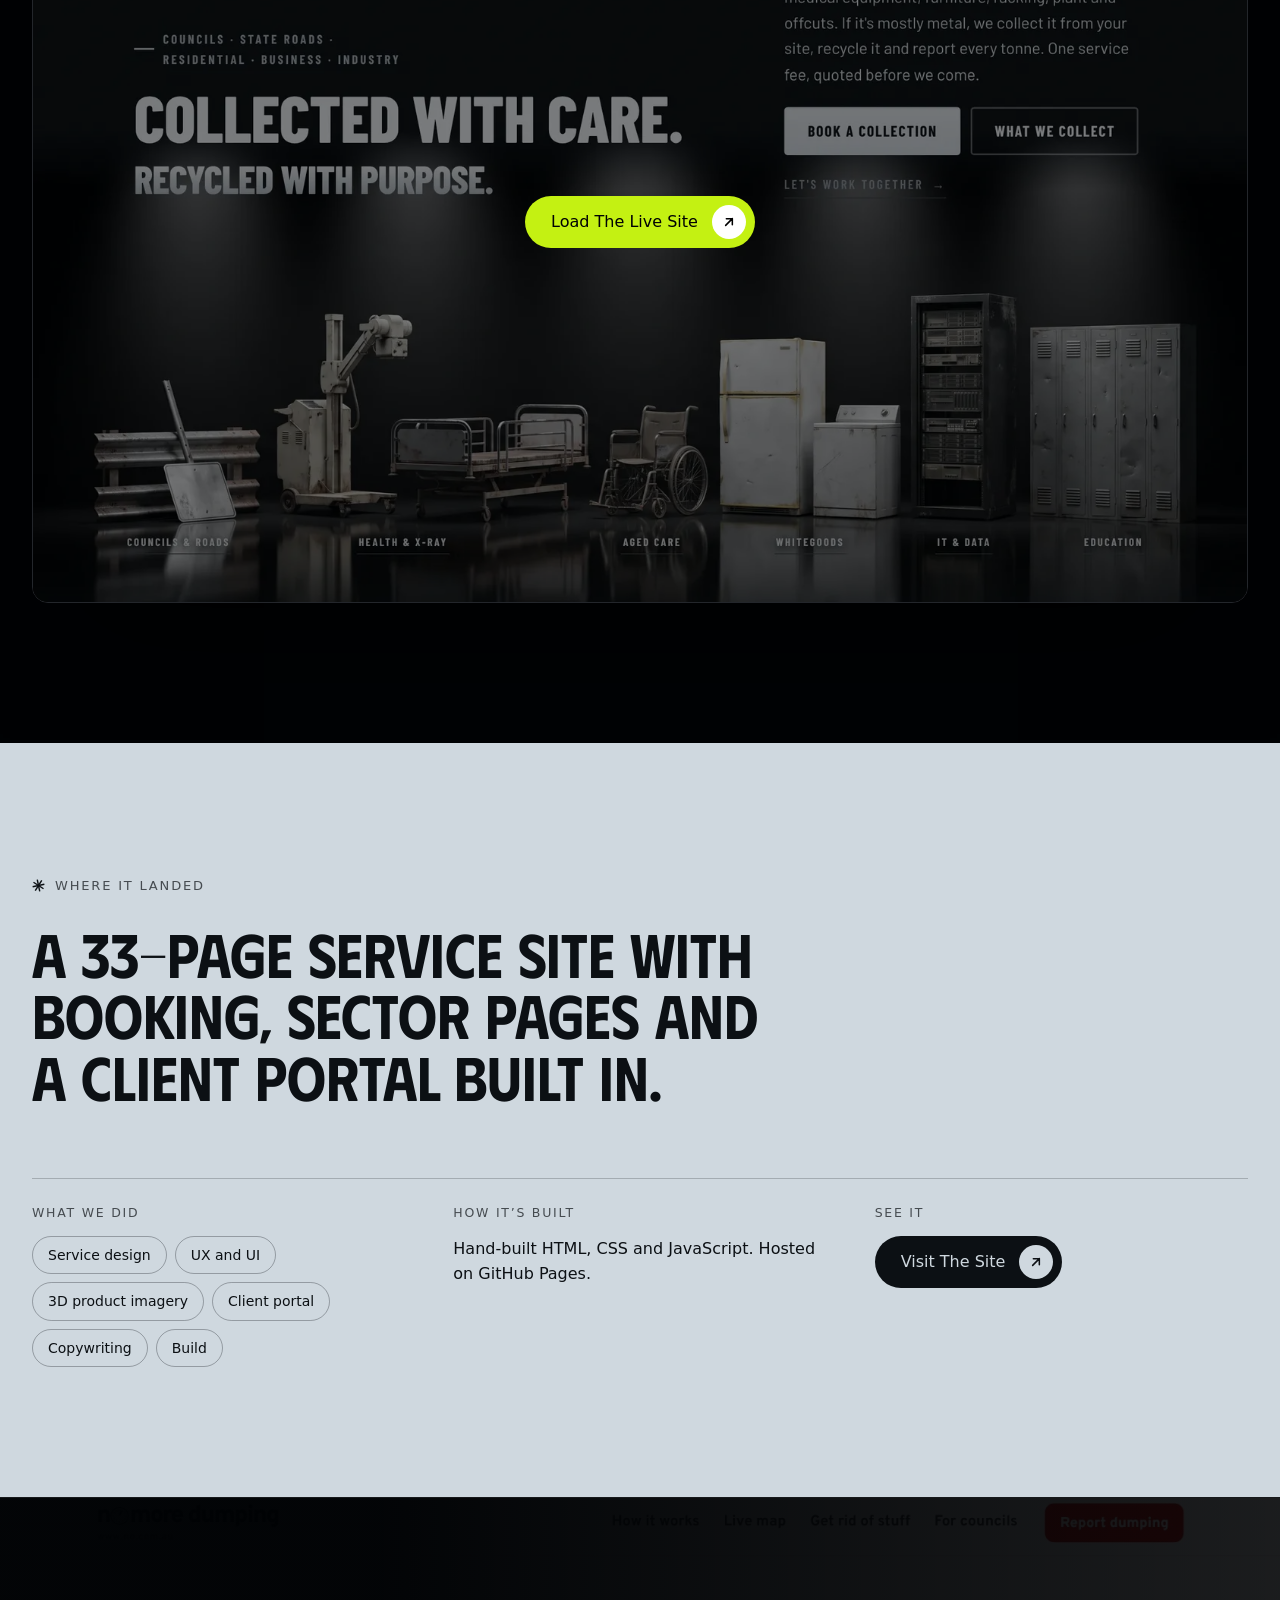
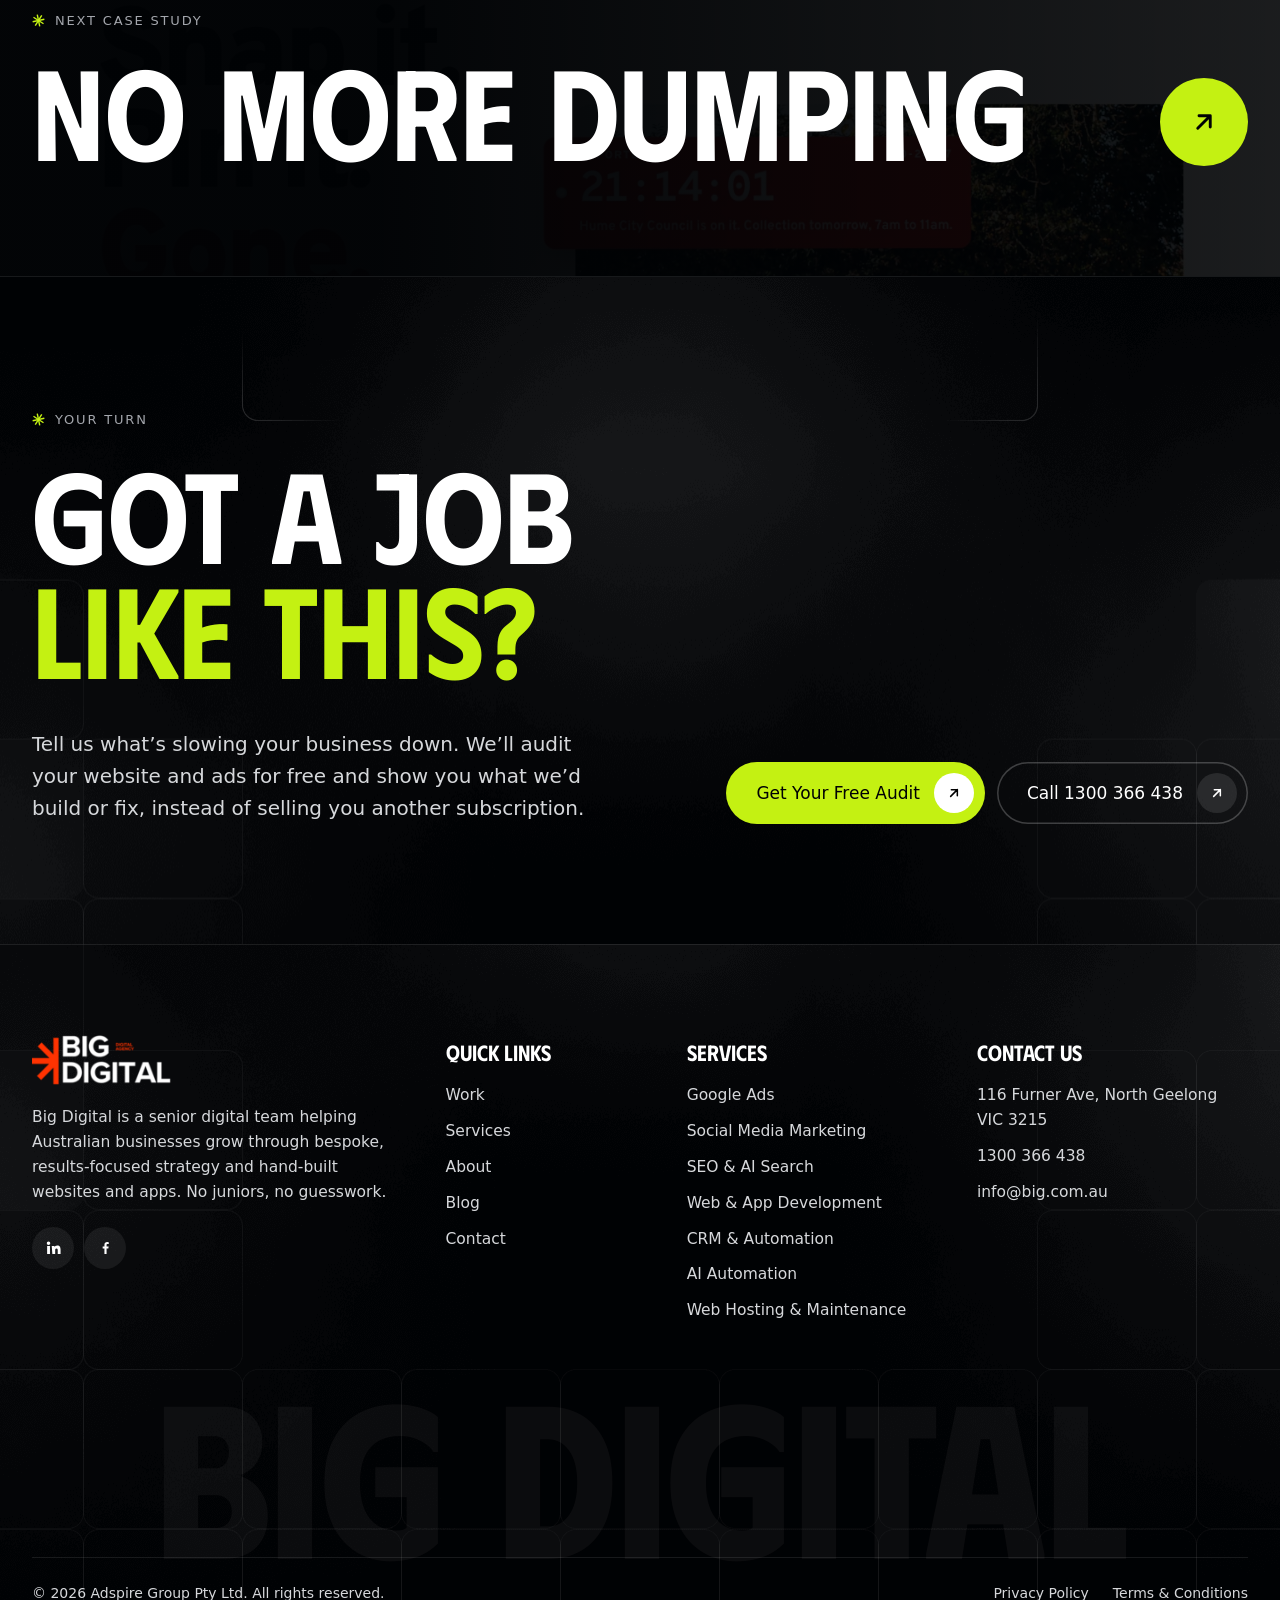
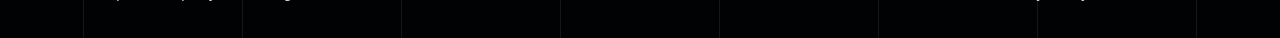
<file: recycled-metals/index.html>
<!doctype html>
<html lang="en-AU"><head>
<meta charset="utf-8"><meta name="viewport" content="width=device-width,initial-scale=1">
<title>Recycled Metals: Metal collection service | Big Digital</title><meta name="description" content="A booking-led site and client portal for a metal collection service working with councils, aged care, hospitals, universities and business.">
<meta property="og:title" content="Recycled Metals: Metal collection service | Big Digital"><meta property="og:description" content="A booking-led site and client portal for a metal collection service working with councils, aged care, hospitals, universities and business."><meta property="og:type" content="website">
<meta property="og:image" content="https://rdodeployme.github.io/big-media-case-studies/img/bd-results.webp"><meta name="theme-color" content="#000204">
<link rel="icon" href="../assets/favicon.svg" type="image/svg+xml">
<link rel="preconnect" href="https://fonts.googleapis.com"><link rel="preconnect" href="https://fonts.gstatic.com" crossorigin>
<link href="https://fonts.googleapis.com/css2?family=Google+Sans:wght@400;500;600;700&family=Phudu:wght@500;600;700&display=swap" rel="stylesheet">
<link rel="stylesheet" href="../assets/site.css">
<style>:root{--a:#cfd8df;--a-ink:#0c1014;--a-dark:#4f5f6c}</style>
</head><body class="case">
<div class="prog" aria-hidden="true"></div>
<header class="top"><div class="wrap"><div class="bar">
  <a class="logo" href="../" aria-label="Big Digital: our work"><img src="../img/bd-logo.png" alt="Big Digital" width="156" height="56"></a>
  <nav class="nav" aria-label="Main"><a class="on" href="../#work">Work</a><a href="../#services">Services</a><a href="https://big.com.au/about/" target="_blank" rel="noopener">About</a><a href="../#contact">Contact</a></nav>
  <a class="btn " href="../#contact">Talk To Us<span class="ic"><svg viewBox="0 0 24 24" fill="none" stroke="currentColor" stroke-width="2.3" stroke-linecap="round" stroke-linejoin="round"><path d="M7 17 17 7M8 7h9v9"/></svg></span></a>
</div></div></header>
<main>
<section class="c-hero pat"><div class="wrap">
  <div class="crumb rv"><a href="../#work">Work</a><span>/</span><span>Recycled Metals</span></div>
  <h1 class="rv d1">One fee, quoted upfront. Every tonne <em>weighed and reported.</em></h1>
  <p class="c-line rv d2">A booking-led site and client portal for a metal collection service working with councils, aged care, hospitals, universities and business.</p>
  <dl class="c-meta rv d3"><div><dt>Client</dt><dd>Recycle Group (metals)</dd></div><div><dt>Service</dt><dd>Service website + client portal</dd></div><div><dt>Year</dt><dd>2026</dd></div><div><dt>Live</dt><dd><a href="https://rdodeployme.github.io/global-steel/" target="_blank" rel="noopener">Live preview ↗</a></dd></div></dl>
  <div class="stagewrap"><div class="tilt"><div class="frame" data-zoom="../img/metals-hero.webp" data-cap="Recycled Metals" role="button" tabindex="0"><div class="bar"><i></i><i></i><i></i><em>rdodeployme.github.io/global-steel</em></div><img src="../img/metals-hero.webp" alt="Recycled Metals" width="1600" height="1000"></div></div></div>
</div></section>
<section class="stats"><div class="wrap"><div class="g"><div class="rv"><b class="ac"><span data-n="33">33</span></b><span>pages built</span></div><div class="rv"><b class=""><span data-n="5">5</span></b><span>sector pages</span></div><div class="rv"><b class=""><span data-n="5">5</span></b><span>step booking</span></div><div class="rv"><b class=""><span data-n="66">66</span></b><span>edits shipped</span></div></div></div></section>
<nav class="subnav" aria-label="Sections"><div class="wrap"><span class="nm">Recycled Metals</span><a href="#brief">The brief</a><a href="#build">What we built</a><a href="#screens">Screens</a><a href="#timeline">Timeline</a><a href="#live">Try it</a><a href="#result">Result</a></div></nav>
<div class="light">
<section class="sec" id="brief"><div class="wrap">
  <div class="k rv">The brief</div><h2 class="h2 rv d1">What they <em>needed</em></h2>
  <div class="pg"><div class="rv"><h3>The problem</h3><p>Old road signs, hospital beds, X-ray machines, racking: if it’s mostly metal, this service collects it. But customers didn’t know what counted, what it would cost, or where it ended up.</p></div><div class="rv d1"><h3>The goal</h3><p>Make booking as easy as calling a tradie, price it before the truck comes, and prove where the metal went afterwards.</p></div></div>
</div></section>
<section class="sec" id="build" style="padding-top:0"><div class="wrap">
  <div class="k rv">What we built</div><h2 class="h2 rv d1" style="margin-bottom:56px">The <em>work</em></h2>
  <article class="feat"><div class="ft rv"><div class="num">01</div><h3>Book, quote, collect, recycle, report</h3><p>A five-step flow that tells customers exactly what happens and when, from a two-minute online booking to a statement at the end.</p></div>
<figure class="rv d1"><div class="frame" data-zoom="../img/steel-process.webp" data-cap="The five-step service, start to finish" role="button" tabindex="0"><div class="bar"><i></i><i></i><i></i></div><img src="../img/steel-process.webp" alt="The five-step service, start to finish" width="1600" height="1000" loading=lazy decoding=async></div><figcaption>The five-step service, start to finish</figcaption></figure></article><article class="feat"><div class="ft rv"><div class="num">02</div><h3>What we collect, at a glance</h3><p>A visual index of everything the service takes, from guardrail and bollards to whitegoods and medical equipment, so nobody has to ask.</p></div>
<figure class="rv d1"><div class="frame" data-zoom="../img/metals-collect.webp" data-cap="What we collect" role="button" tabindex="0"><div class="bar"><i></i><i></i><i></i></div><img src="../img/metals-collect.webp" alt="What we collect" width="1600" height="1000" loading=lazy decoding=async></div><figcaption>What we collect</figcaption></figure></article><article class="feat"><div class="ft rv"><div class="num">03</div><h3>Sector pages that speak the language</h3><p>Separate pages for councils and state roads, aged care, hospitals, universities, and business and government, each with its own examples.</p></div>
<figure class="rv d1"><div class="frame" data-zoom="../img/metals-hospitals.webp" data-cap="Hospitals and health" role="button" tabindex="0"><div class="bar"><i></i><i></i><i></i></div><img src="../img/metals-hospitals.webp" alt="Hospitals and health" width="1600" height="1000" loading=lazy decoding=async></div><figcaption>Hospitals and health</figcaption></figure></article><article class="feat"><div class="ft rv"><div class="num">04</div><h3>A portal for the paperwork</h3><p>Four numbers for every collection, and a client portal where customers see their own statements.</p></div>
<figure class="rv d1"><div class="frame" data-zoom="../img/steel-numbers.webp" data-cap="Four numbers for every collection, plus the client portal" role="button" tabindex="0"><div class="bar"><i></i><i></i><i></i></div><img src="../img/steel-numbers.webp" alt="Four numbers for every collection, plus the client portal" width="1600" height="1000" loading=lazy decoding=async></div><figcaption>Four numbers for every collection, plus the client portal</figcaption></figure></article>
</div></section>
</div>
<section class="gal" id="screens"><div class="wrap galhead"><div><div class="k rv">Screens</div><h2 class="h2 rv d1">More <em>of it</em></h2></div>
<div class="arrows rv"><button type="button" data-d="-1" aria-label="Scroll back"><svg viewBox="0 0 24 24" fill="none" stroke="currentColor" stroke-width="2" stroke-linecap="round" stroke-linejoin="round"><path d="M19 12H5M11 6l-6 6 6 6"/></svg></button><button type="button" data-d="1" aria-label="Scroll forward"><svg viewBox="0 0 24 24" fill="none" stroke="currentColor" stroke-width="2" stroke-linecap="round" stroke-linejoin="round"><path d="M5 12h14M13 6l6 6-6 6"/></svg></button></div></div>
<div class="strip"><figure><div class="frame" data-zoom="../img/metals-book.webp" data-cap="Book a collection" role="button" tabindex="0"><div class="bar"><i></i><i></i><i></i></div><img src="../img/metals-book.webp" alt="Book a collection" width="1600" height="1000" loading=lazy decoding=async></div><figcaption>Book a collection</figcaption></figure><figure><div class="frame" data-zoom="../img/metals-sectors.webp" data-cap="Sectors" role="button" tabindex="0"><div class="bar"><i></i><i></i><i></i></div><img src="../img/metals-sectors.webp" alt="Sectors" width="1600" height="1000" loading=lazy decoding=async></div><figcaption>Sectors</figcaption></figure><figure><div class="frame" data-zoom="../img/metals-trace.webp" data-cap="Traceability" role="button" tabindex="0"><div class="bar"><i></i><i></i><i></i></div><img src="../img/metals-trace.webp" alt="Traceability" width="1600" height="1000" loading=lazy decoding=async></div><figcaption>Traceability</figcaption></figure><figure><div class="frame" data-zoom="../img/metals-connect.webp" data-cap="Client portal sign-in" role="button" tabindex="0"><div class="bar"><i></i><i></i><i></i></div><img src="../img/metals-connect.webp" alt="Client portal sign-in" width="1600" height="1000" loading=lazy decoding=async></div><figcaption>Client portal sign-in</figcaption></figure></div>
<div class="wrap"><div class="phones"><div class="phone rv d0"><img src="../img/metals-m1.webp" alt="Recycled Metals on a phone" loading="lazy" width="390" height="800"></div><div class="phone rv d1"><img src="../img/metals-m2.webp" alt="Recycled Metals on a phone" loading="lazy" width="390" height="800"></div><div class="phone rv d2"><img src="../img/metals-m3.webp" alt="Recycled Metals on a phone" loading="lazy" width="390" height="800"></div></div></div></section>
<section class="tl" id="timeline"><div class="wrap"><div class="k rv">Timeline</div><h2 class="h2 rv d1">How it <em>came together</em></h2>
<ol><li class="rv d0"><b>23 Sep</b><span>Site and client portal built</span></li><li class="rv d1"><b>7 Oct</b><span>3D product renders across the site</span></li><li class="rv d2"><b>12 Oct</b><span>Online booking form</span></li><li class="rv d3"><b>14 Oct</b><span>Rebrand to Recycled</span></li></ol></div></section>
<section class="live" id="live"><div class="wrap">
<div class="row2"><div><div class="k rv">Try it</div><h2 class="h2 rv d1">Don’t take <em>our word</em> for it.</h2></div>
<span class="rv"><a class="btn ghost" href="https://rdodeployme.github.io/global-steel/" target="_blank" rel="noopener">Open Full Screen<span class="ic"><svg viewBox="0 0 24 24" fill="none" stroke="currentColor" stroke-width="2.3" stroke-linecap="round" stroke-linejoin="round"><path d="M7 17 17 7M8 7h9v9"/></svg></span></a></span></div>
<div class="frame rv d1"><div class="bar"><i></i><i></i><i></i><em>The Recycled Metals site, live</em></div>
<div class="vp" style="background-image:url(../img/metals-hero.webp)"><iframe title="The Recycled Metals site, live" data-src="https://rdodeployme.github.io/global-steel/" loading="lazy"></iframe>
<div class="cover"><button class="btn" type="button">Load The Live Site<span class="ic"><svg viewBox="0 0 24 24" fill="none" stroke="currentColor" stroke-width="2.3" stroke-linecap="round" stroke-linejoin="round"><path d="M7 17 17 7M8 7h9v9"/></svg></span></button></div></div></div>
</div></section>
<section class="result" id="result"><div class="wrap">
  <div class="k rv">Where it landed</div>
  <p class="big rv d1">A 33-page service site with booking, sector pages and a client portal built in.</p>
  <div class="cols rv d2"><div><h4>What we did</h4><ul><li>Service design</li><li>UX and UI</li><li>3D product imagery</li><li>Client portal</li><li>Copywriting</li><li>Build</li></ul></div>
  <div><h4>How it’s built</h4><p>Hand-built HTML, CSS and JavaScript. Hosted on GitHub Pages.</p></div><div><h4>See it</h4><a class="btn " href="https://rdodeployme.github.io/global-steel/" target="_blank" rel="noopener">Visit The Site<span class="ic"><svg viewBox="0 0 24 24" fill="none" stroke="currentColor" stroke-width="2.3" stroke-linecap="round" stroke-linejoin="round"><path d="M7 17 17 7M8 7h9v9"/></svg></span></a></div></div>
</div></section>
<a class="next" href="../no-more-dumping/"><img src="../img/nmd-hero.webp" alt="" loading="lazy">
<div class="wrap"><div><div class="k">Next case study</div><strong>No More Dumping</strong></div><span class="ar"><svg viewBox="0 0 24 24" fill="none" stroke="currentColor" stroke-width="2.3" stroke-linecap="round" stroke-linejoin="round"><path d="M7 17 17 7M8 7h9v9"/></svg></span></div></a>
<section class="cta pat"><div class="wrap">
  <div class="k rv">Your turn</div>
  <h2 class="rv d1">Got a job<br><em>like this?</em></h2>
  <div class="row3 rv d2"><p>Tell us what’s slowing your business down. We’ll audit your website and ads for free and show you what we’d build or fix, instead of selling you another subscription.</p>
  <div style="display:flex;gap:12px;flex-wrap:wrap"><a class="btn big" href="../#contact">Get Your Free Audit<span class="ic"><svg viewBox="0 0 24 24" fill="none" stroke="currentColor" stroke-width="2.3" stroke-linecap="round" stroke-linejoin="round"><path d="M7 17 17 7M8 7h9v9"/></svg></span></a><a class="btn ghost big" href="tel:1300366438">Call 1300 366 438<span class="ic"><svg viewBox="0 0 24 24" fill="none" stroke="currentColor" stroke-width="2.3" stroke-linecap="round" stroke-linejoin="round"><path d="M7 17 17 7M8 7h9v9"/></svg></span></a></div></div>
</div></section>
</main><footer class="foot"><div class="wrap">
<div class="f-grid">
  <div><img src="../img/bd-logo.png" alt="Big Digital" width="156" height="56" loading="lazy">
    <p>Big Digital is a senior digital team helping Australian businesses grow through bespoke, results-focused strategy and hand-built websites and apps. No juniors, no guesswork.</p>
    <div class="soc"><a href="https://www.linkedin.com/company/big-digital-aus/" target="_blank" rel="noopener" aria-label="LinkedIn"><svg viewBox="0 0 24 24" fill="currentColor"><path d="M4.98 3.5a2.5 2.5 0 1 1 0 5 2.5 2.5 0 0 1 0-5zM3 9.75h4V21H3zM9.5 9.75h3.83v1.54h.06c.53-1 1.84-2.06 3.79-2.06 4.05 0 4.8 2.67 4.8 6.14V21h-4v-5.02c0-1.2-.02-2.74-1.67-2.74-1.67 0-1.93 1.3-1.93 2.65V21h-4z"/></svg></a><a href="https://www.facebook.com/profile.php?id=61585934444174" target="_blank" rel="noopener" aria-label="Facebook"><svg viewBox="0 0 24 24" fill="currentColor"><path d="M13.5 21v-7.5h2.5l.4-3h-2.9V8.6c0-.87.25-1.46 1.5-1.46H16.6V4.45A20 20 0 0 0 14.3 4.3c-2.3 0-3.8 1.4-3.8 3.95v2.25H8v3h2.5V21z"/></svg></a></div></div>
  <div><h4>Quick links</h4><ul><li><a href="../#work">Work</a></li><li><a href="../#services">Services</a></li><li><a href="https://big.com.au/about/" target="_blank" rel="noopener">About</a></li><li><a href="https://big.com.au/blog/" target="_blank" rel="noopener">Blog</a></li><li><a href="../#contact">Contact</a></li></ul></div>
  <div><h4>Services</h4><ul><li><a href="https://big.com.au/services/google-ads/" target="_blank" rel="noopener">Google Ads</a></li><li><a href="https://big.com.au/services/social-media-marketing/" target="_blank" rel="noopener">Social Media Marketing</a></li><li><a href="https://big.com.au/services/seo-aeo-geo/" target="_blank" rel="noopener">SEO &amp; AI Search</a></li><li><a href="https://big.com.au/services/web-app-development/" target="_blank" rel="noopener">Web &amp; App Development</a></li><li><a href="https://big.com.au/services/crm-automation/" target="_blank" rel="noopener">CRM &amp; Automation</a></li><li><a href="https://big.com.au/services/ai-automation/" target="_blank" rel="noopener">AI Automation</a></li><li><a href="https://big.com.au/services/web-hosting-maintenance/" target="_blank" rel="noopener">Web Hosting &amp; Maintenance</a></li></ul></div>
  <div><h4>Contact us</h4><ul><li>116 Furner Ave, North Geelong VIC 3215</li><li><a href="tel:1300366438">1300 366 438</a></li><li><a href="mailto:info@big.com.au">info@big.com.au</a></li></ul></div>
</div>
<div class="wm" aria-hidden="true">Big Digital</div>
<div class="f-bot"><span>© 2026 Adspire Group Pty Ltd. All rights reserved.</span><nav><a href="https://big.com.au/privacy-policy/" target="_blank" rel="noopener">Privacy Policy</a><a href="https://big.com.au/terms-and-conditions/" target="_blank" rel="noopener">Terms &amp; Conditions</a></nav></div>
</div></footer>
<a class="sticky" href="../#contact"><svg viewBox="0 0 24 24" fill="none" stroke="currentColor" stroke-width="2" stroke-linecap="round" stroke-linejoin="round"><path d="M21 12a8 8 0 0 1-11.6 7.1L4 20l1-4.6A8 8 0 1 1 21 12z"/><path d="M8.5 11h7M8.5 14.5h4.5"/></svg>Free Audit</a>
<div class="lb" role="dialog" aria-modal="true" aria-label="Screenshot"><img alt=""><div class="cap"></div><button class="x" aria-label="Close"><svg viewBox="0 0 24 24" fill="none" stroke="currentColor" stroke-width="2" stroke-linecap="round"><path d="M6 6l12 12M18 6L6 18"/></svg></button><button class="pv" aria-label="Previous"><svg viewBox="0 0 24 24" fill="none" stroke="currentColor" stroke-width="2" stroke-linecap="round" stroke-linejoin="round"><path d="M19 12H5M11 6l-6 6 6 6"/></svg></button><button class="nx" aria-label="Next"><svg viewBox="0 0 24 24" fill="none" stroke="currentColor" stroke-width="2" stroke-linecap="round" stroke-linejoin="round"><path d="M5 12h14M13 6l6 6-6 6"/></svg></button></div>
<script src="../assets/site.js" defer></script>
</body></html>
</file>
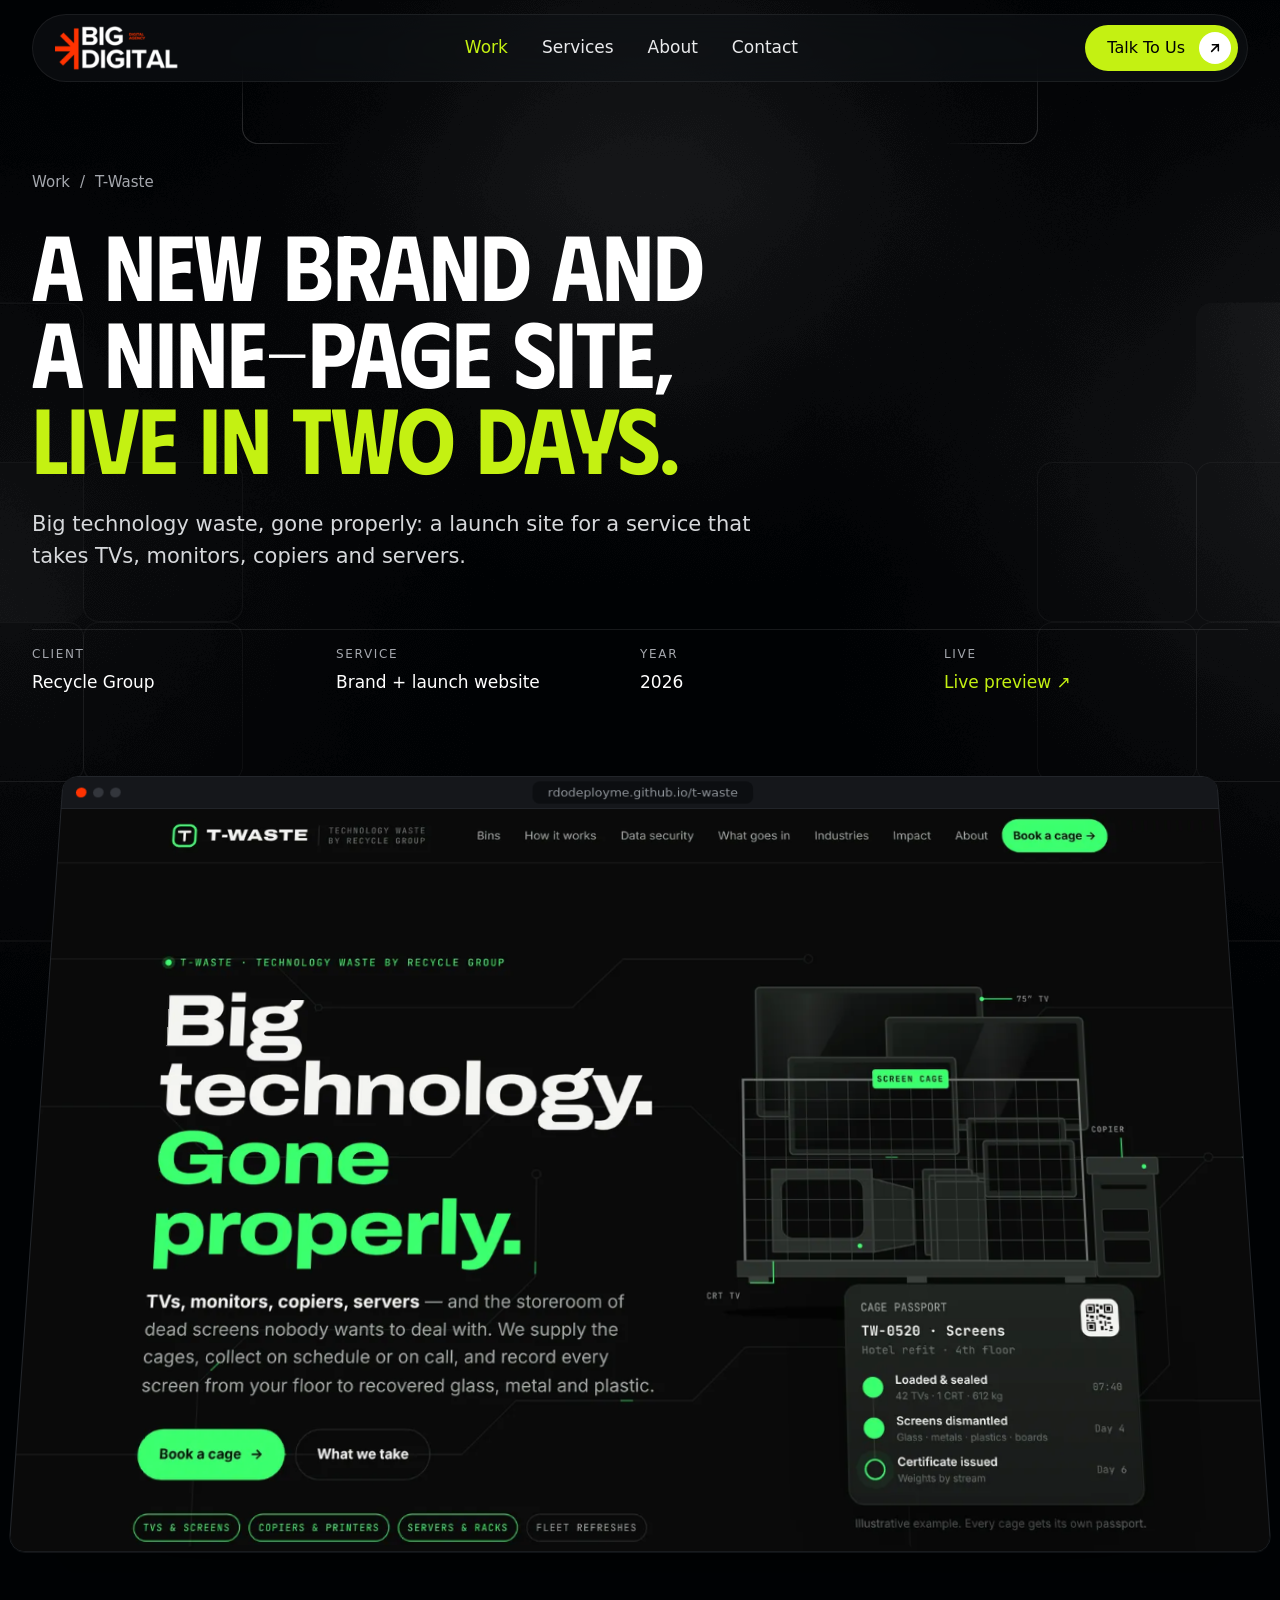
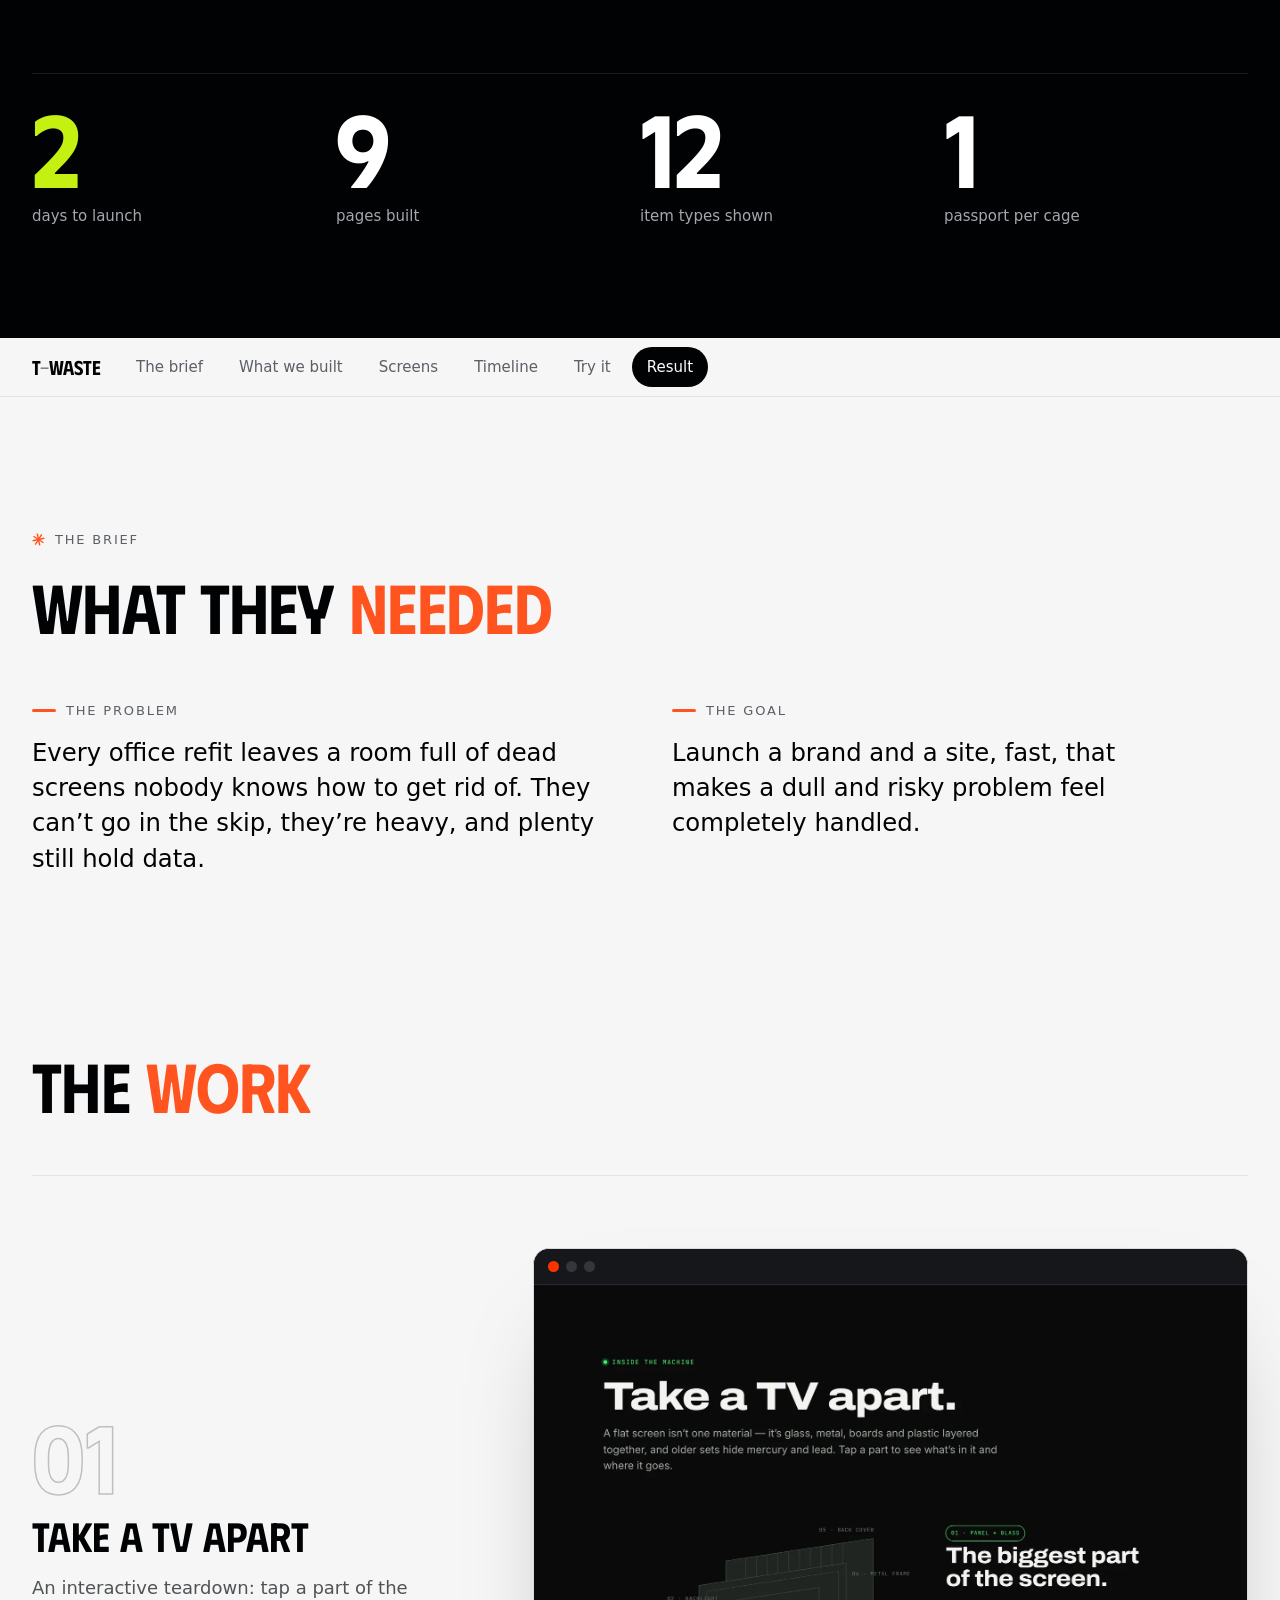
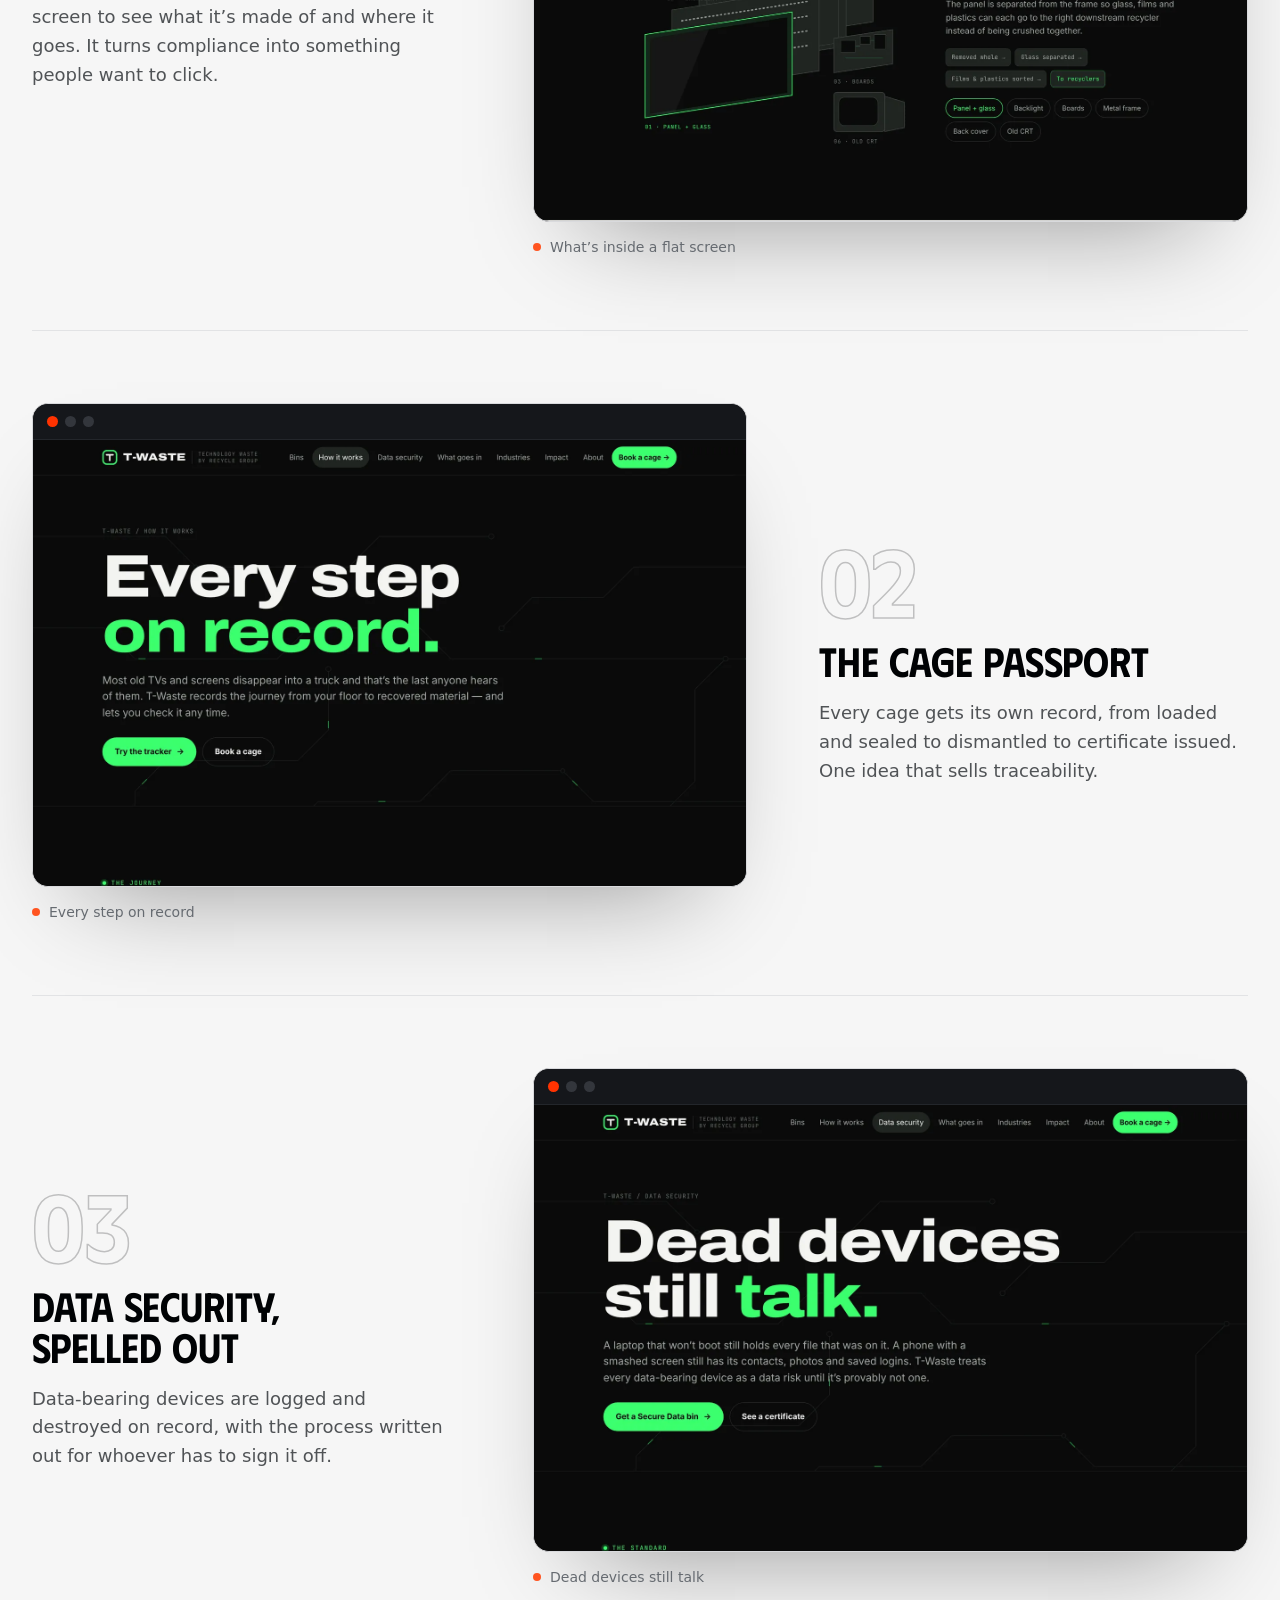
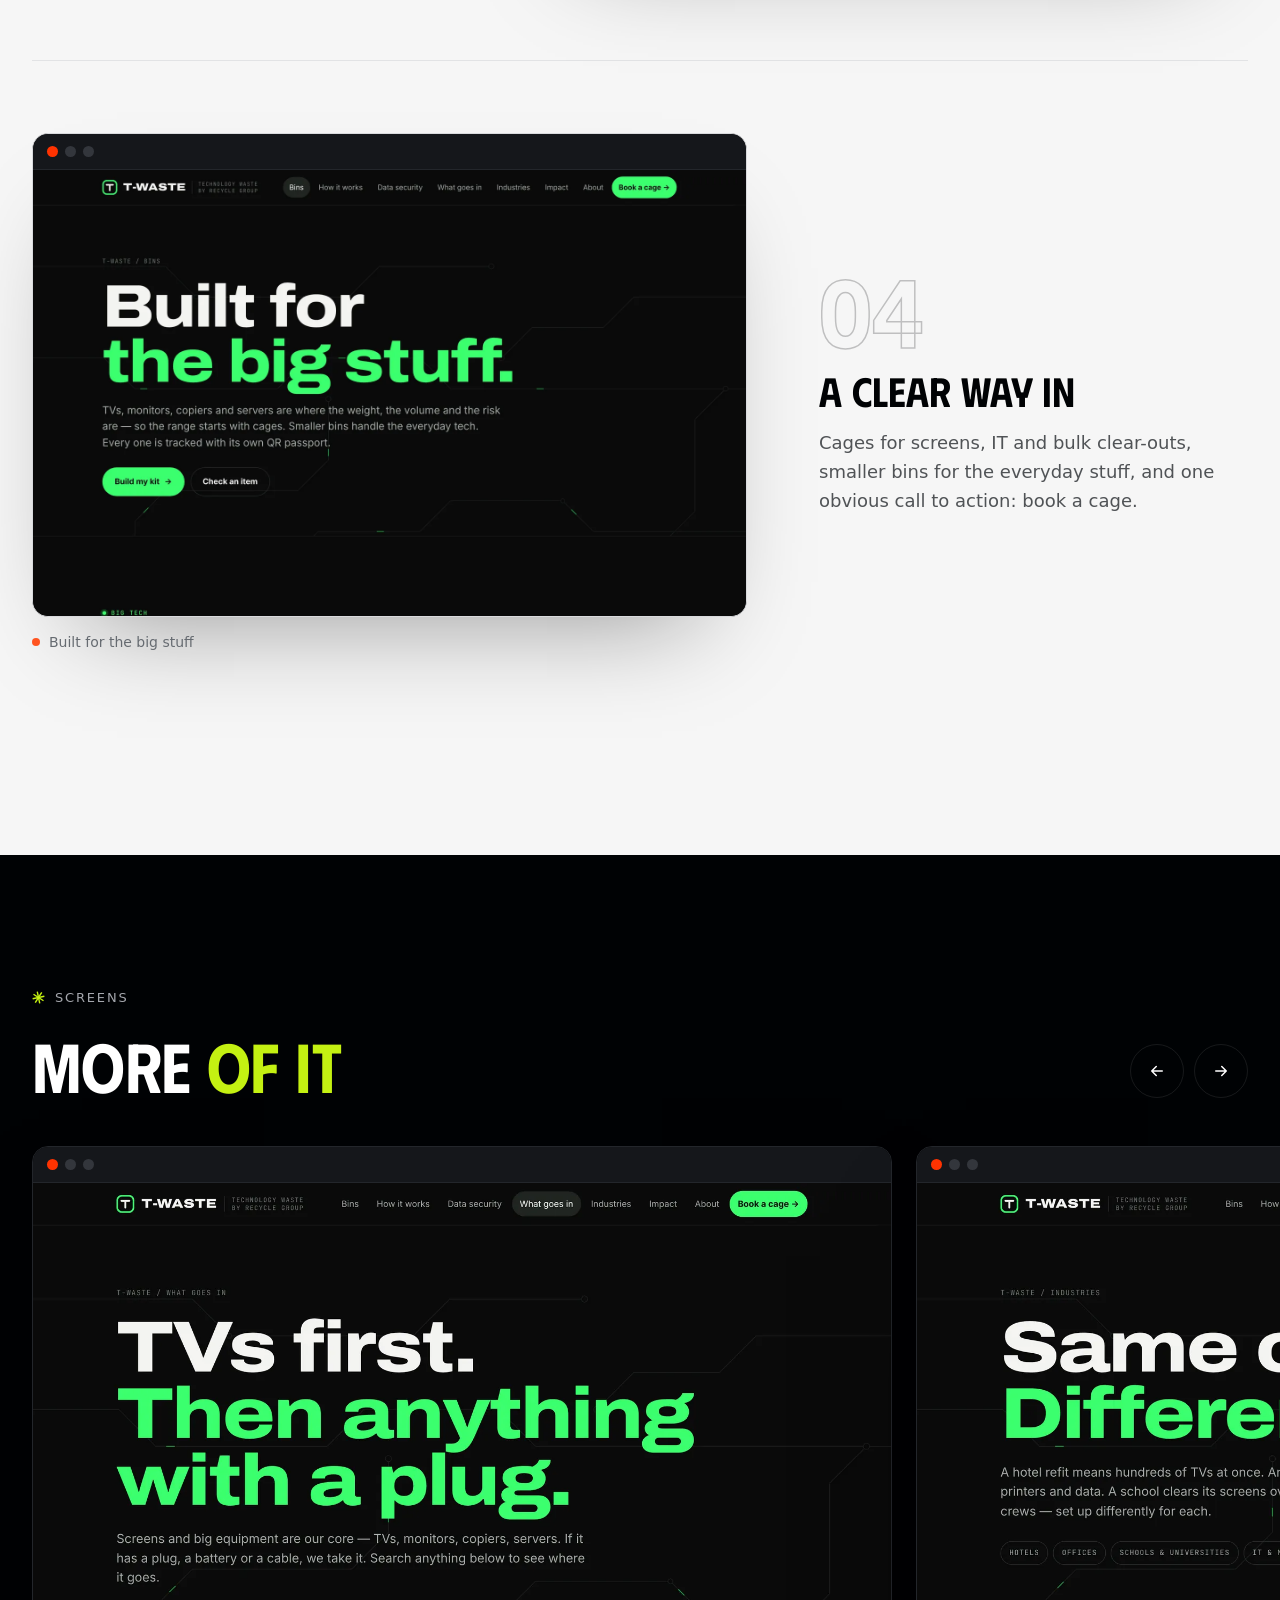
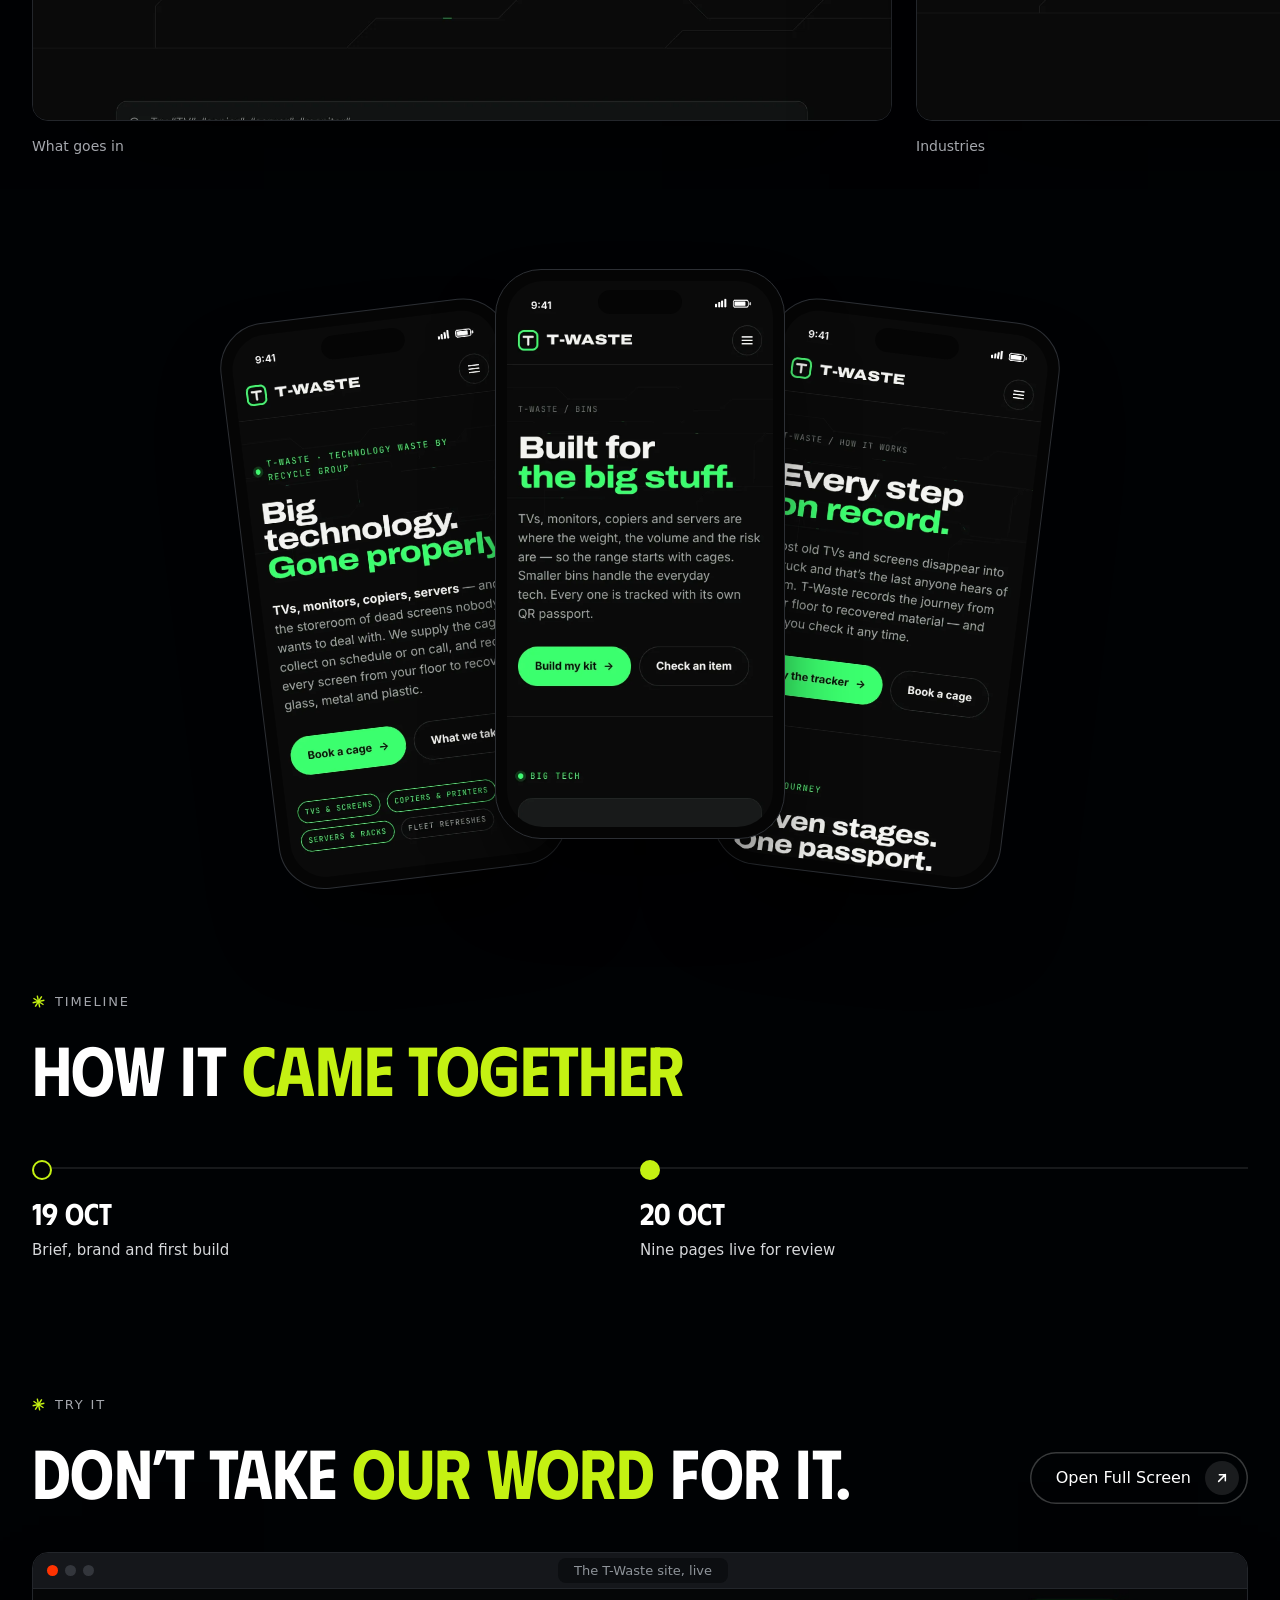
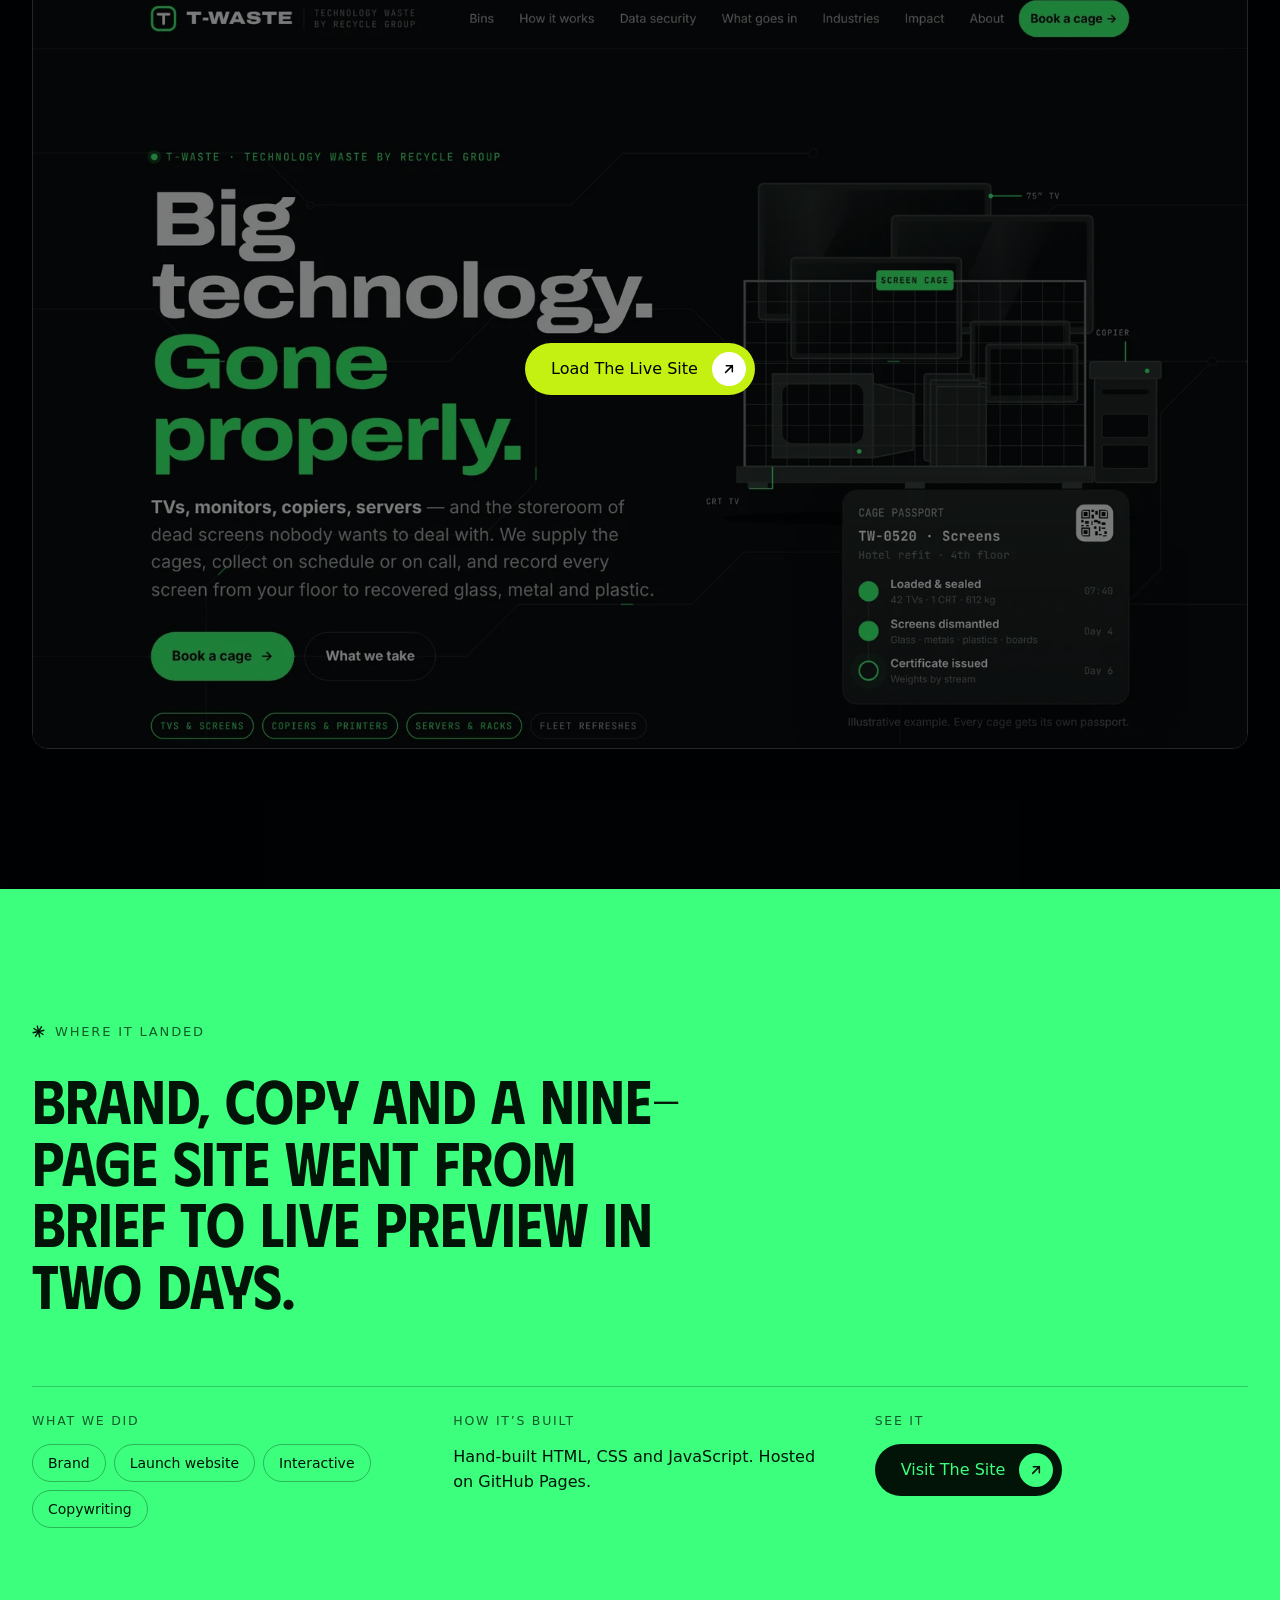
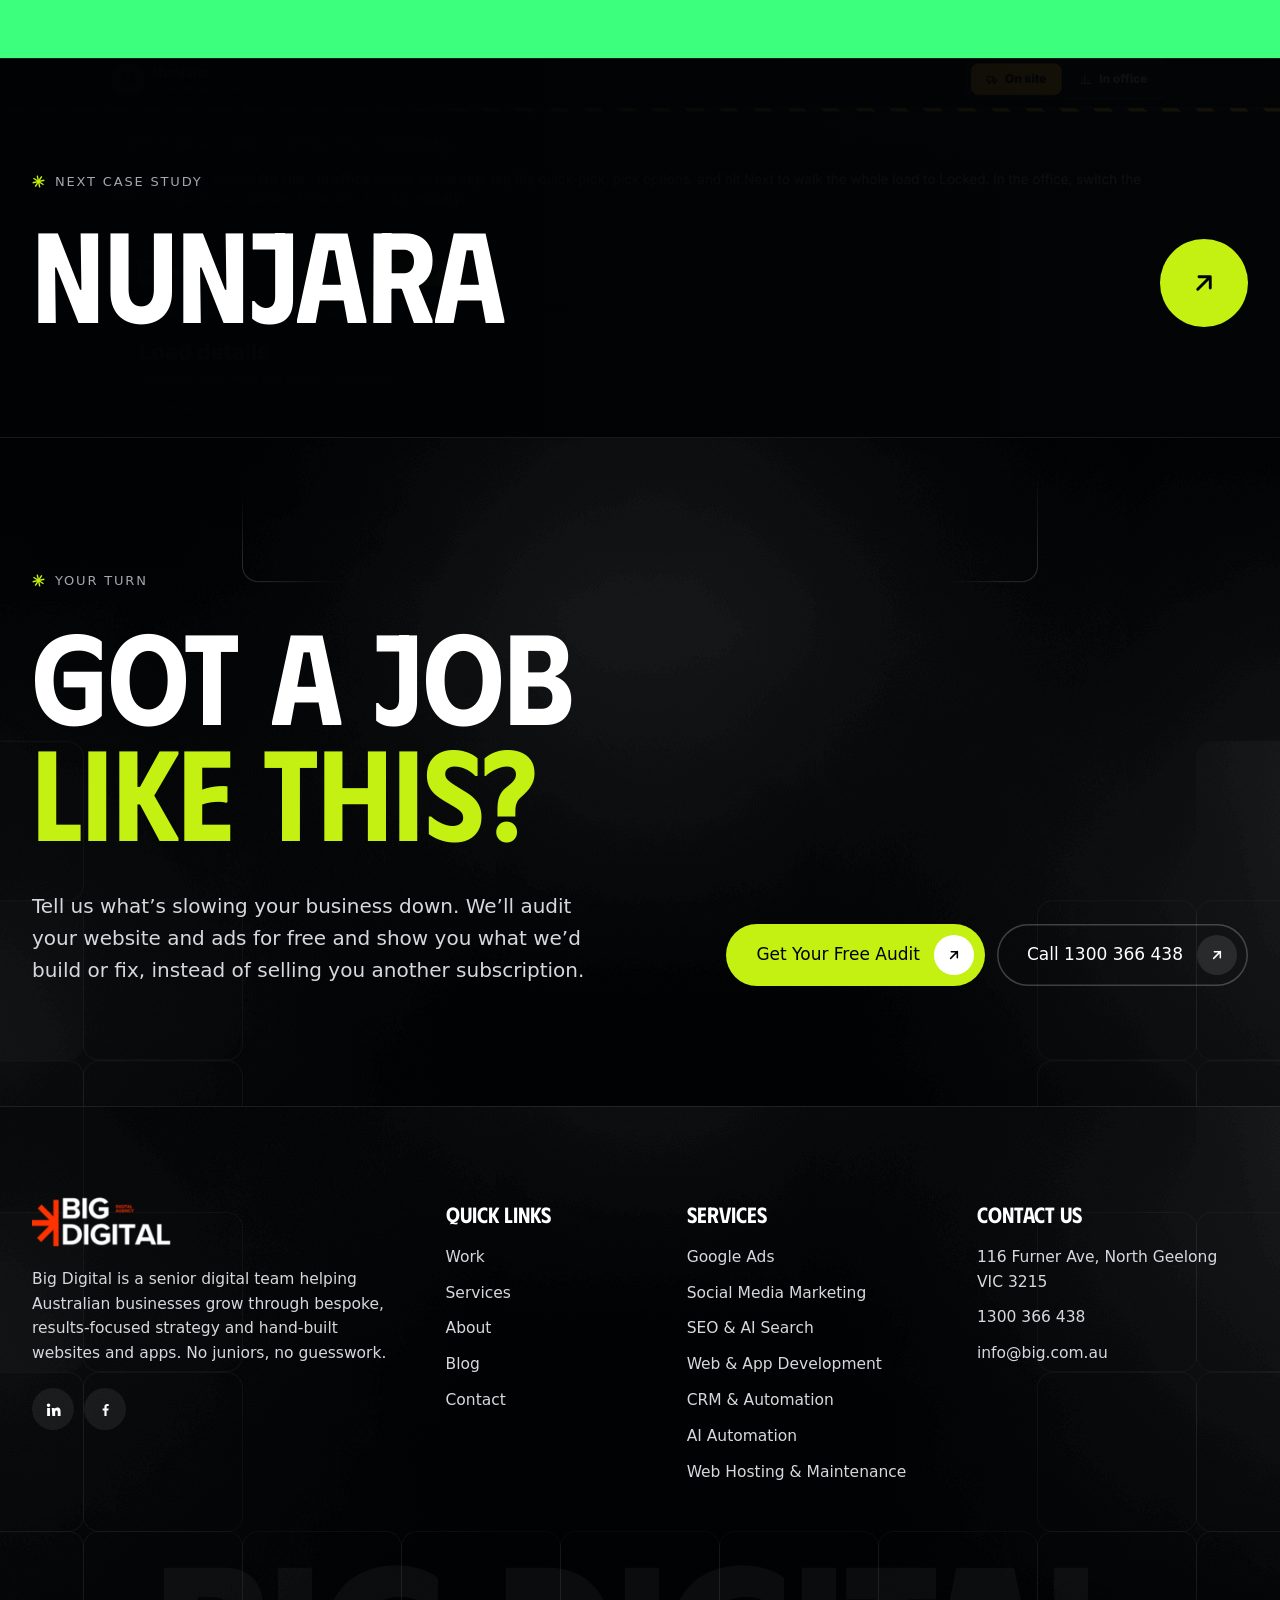
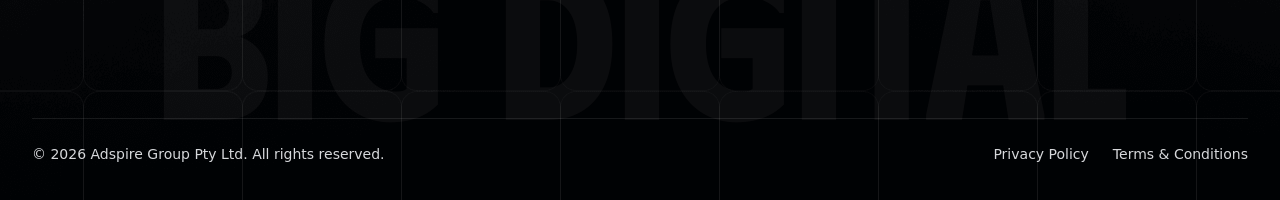
<file: t-waste/index.html>
<!doctype html>
<html lang="en-AU"><head>
<meta charset="utf-8"><meta name="viewport" content="width=device-width,initial-scale=1">
<title>T-Waste: E-waste brand launch | Big Digital</title><meta name="description" content="Big technology waste, gone properly: a launch site for a service that takes TVs, monitors, copiers and servers.">
<meta property="og:title" content="T-Waste: E-waste brand launch | Big Digital"><meta property="og:description" content="Big technology waste, gone properly: a launch site for a service that takes TVs, monitors, copiers and servers."><meta property="og:type" content="website">
<meta property="og:image" content="https://rdodeployme.github.io/big-media-case-studies/img/bd-results.webp"><meta name="theme-color" content="#000204">
<link rel="icon" href="../assets/favicon.svg" type="image/svg+xml">
<link rel="preconnect" href="https://fonts.googleapis.com"><link rel="preconnect" href="https://fonts.gstatic.com" crossorigin>
<link href="https://fonts.googleapis.com/css2?family=Google+Sans:wght@400;500;600;700&family=Phudu:wght@500;600;700&display=swap" rel="stylesheet">
<link rel="stylesheet" href="../assets/site.css">
<style>:root{--a:#3cff7d;--a-ink:#021407;--a-dark:#10a845}</style>
</head><body class="case">
<div class="prog" aria-hidden="true"></div>
<header class="top"><div class="wrap"><div class="bar">
  <a class="logo" href="../" aria-label="Big Digital: our work"><img src="../img/bd-logo.png" alt="Big Digital" width="156" height="56"></a>
  <nav class="nav" aria-label="Main"><a class="on" href="../#work">Work</a><a href="../#services">Services</a><a href="https://big.com.au/about/" target="_blank" rel="noopener">About</a><a href="../#contact">Contact</a></nav>
  <a class="btn " href="../#contact">Talk To Us<span class="ic"><svg viewBox="0 0 24 24" fill="none" stroke="currentColor" stroke-width="2.3" stroke-linecap="round" stroke-linejoin="round"><path d="M7 17 17 7M8 7h9v9"/></svg></span></a>
</div></div></header>
<main>
<section class="c-hero pat"><div class="wrap">
  <div class="crumb rv"><a href="../#work">Work</a><span>/</span><span>T-Waste</span></div>
  <h1 class="rv d1">A new brand and a nine-page site, <em>live in two days.</em></h1>
  <p class="c-line rv d2">Big technology waste, gone properly: a launch site for a service that takes TVs, monitors, copiers and servers.</p>
  <dl class="c-meta rv d3"><div><dt>Client</dt><dd>Recycle Group</dd></div><div><dt>Service</dt><dd>Brand + launch website</dd></div><div><dt>Year</dt><dd>2026</dd></div><div><dt>Live</dt><dd><a href="https://rdodeployme.github.io/t-waste/" target="_blank" rel="noopener">Live preview ↗</a></dd></div></dl>
  <div class="stagewrap"><div class="tilt"><div class="frame" data-zoom="../img/twaste-hero.webp" data-cap="T-Waste" role="button" tabindex="0"><div class="bar"><i></i><i></i><i></i><em>rdodeployme.github.io/t-waste</em></div><img src="../img/twaste-hero.webp" alt="T-Waste" width="1600" height="1000"></div></div></div>
</div></section>
<section class="stats"><div class="wrap"><div class="g"><div class="rv"><b class="ac"><span data-n="2">2</span></b><span>days to launch</span></div><div class="rv"><b class=""><span data-n="9">9</span></b><span>pages built</span></div><div class="rv"><b class=""><span data-n="12">12</span></b><span>item types shown</span></div><div class="rv"><b class=""><span data-n="1">1</span></b><span>passport per cage</span></div></div></div></section>
<nav class="subnav" aria-label="Sections"><div class="wrap"><span class="nm">T-Waste</span><a href="#brief">The brief</a><a href="#build">What we built</a><a href="#screens">Screens</a><a href="#timeline">Timeline</a><a href="#live">Try it</a><a href="#result">Result</a></div></nav>
<div class="light">
<section class="sec" id="brief"><div class="wrap">
  <div class="k rv">The brief</div><h2 class="h2 rv d1">What they <em>needed</em></h2>
  <div class="pg"><div class="rv"><h3>The problem</h3><p>Every office refit leaves a room full of dead screens nobody knows how to get rid of. They can’t go in the skip, they’re heavy, and plenty still hold data.</p></div><div class="rv d1"><h3>The goal</h3><p>Launch a brand and a site, fast, that makes a dull and risky problem feel completely handled.</p></div></div>
</div></section>
<section class="sec" id="build" style="padding-top:0"><div class="wrap">
  <div class="k rv">What we built</div><h2 class="h2 rv d1" style="margin-bottom:56px">The <em>work</em></h2>
  <article class="feat"><div class="ft rv"><div class="num">01</div><h3>Take a TV apart</h3><p>An interactive teardown: tap a part of the screen to see what it’s made of and where it goes. It turns compliance into something people want to click.</p></div>
<figure class="rv d1"><div class="frame" data-zoom="../img/twaste-tv.webp" data-cap="What’s inside a flat screen" role="button" tabindex="0"><div class="bar"><i></i><i></i><i></i></div><img src="../img/twaste-tv.webp" alt="What’s inside a flat screen" width="1600" height="1000" loading=lazy decoding=async></div><figcaption>What’s inside a flat screen</figcaption></figure></article><article class="feat"><div class="ft rv"><div class="num">02</div><h3>The cage passport</h3><p>Every cage gets its own record, from loaded and sealed to dismantled to certificate issued. One idea that sells traceability.</p></div>
<figure class="rv d1"><div class="frame" data-zoom="../img/twaste-how.webp" data-cap="Every step on record" role="button" tabindex="0"><div class="bar"><i></i><i></i><i></i></div><img src="../img/twaste-how.webp" alt="Every step on record" width="1600" height="1000" loading=lazy decoding=async></div><figcaption>Every step on record</figcaption></figure></article><article class="feat"><div class="ft rv"><div class="num">03</div><h3>Data security, spelled out</h3><p>Data-bearing devices are logged and destroyed on record, with the process written out for whoever has to sign it off.</p></div>
<figure class="rv d1"><div class="frame" data-zoom="../img/twaste-data.webp" data-cap="Dead devices still talk" role="button" tabindex="0"><div class="bar"><i></i><i></i><i></i></div><img src="../img/twaste-data.webp" alt="Dead devices still talk" width="1600" height="1000" loading=lazy decoding=async></div><figcaption>Dead devices still talk</figcaption></figure></article><article class="feat"><div class="ft rv"><div class="num">04</div><h3>A clear way in</h3><p>Cages for screens, IT and bulk clear-outs, smaller bins for the everyday stuff, and one obvious call to action: book a cage.</p></div>
<figure class="rv d1"><div class="frame" data-zoom="../img/twaste-bins.webp" data-cap="Built for the big stuff" role="button" tabindex="0"><div class="bar"><i></i><i></i><i></i></div><img src="../img/twaste-bins.webp" alt="Built for the big stuff" width="1600" height="1000" loading=lazy decoding=async></div><figcaption>Built for the big stuff</figcaption></figure></article>
</div></section>
</div>
<section class="gal" id="screens"><div class="wrap galhead"><div><div class="k rv">Screens</div><h2 class="h2 rv d1">More <em>of it</em></h2></div>
<div class="arrows rv"><button type="button" data-d="-1" aria-label="Scroll back"><svg viewBox="0 0 24 24" fill="none" stroke="currentColor" stroke-width="2" stroke-linecap="round" stroke-linejoin="round"><path d="M19 12H5M11 6l-6 6 6 6"/></svg></button><button type="button" data-d="1" aria-label="Scroll forward"><svg viewBox="0 0 24 24" fill="none" stroke="currentColor" stroke-width="2" stroke-linecap="round" stroke-linejoin="round"><path d="M5 12h14M13 6l6 6-6 6"/></svg></button></div></div>
<div class="strip"><figure><div class="frame" data-zoom="../img/twaste-what.webp" data-cap="What goes in" role="button" tabindex="0"><div class="bar"><i></i><i></i><i></i></div><img src="../img/twaste-what.webp" alt="What goes in" width="1600" height="1000" loading=lazy decoding=async></div><figcaption>What goes in</figcaption></figure><figure><div class="frame" data-zoom="../img/twaste-industries.webp" data-cap="Industries" role="button" tabindex="0"><div class="bar"><i></i><i></i><i></i></div><img src="../img/twaste-industries.webp" alt="Industries" width="1600" height="1000" loading=lazy decoding=async></div><figcaption>Industries</figcaption></figure><figure><div class="frame" data-zoom="../img/twaste-impact.webp" data-cap="Impact" role="button" tabindex="0"><div class="bar"><i></i><i></i><i></i></div><img src="../img/twaste-impact.webp" alt="Impact" width="1600" height="1000" loading=lazy decoding=async></div><figcaption>Impact</figcaption></figure></div>
<div class="wrap"><div class="phones"><div class="phone rv d0"><img src="../img/twaste-m1.webp" alt="T-Waste on a phone" loading="lazy" width="390" height="800"></div><div class="phone rv d1"><img src="../img/twaste-m2.webp" alt="T-Waste on a phone" loading="lazy" width="390" height="800"></div><div class="phone rv d2"><img src="../img/twaste-m3.webp" alt="T-Waste on a phone" loading="lazy" width="390" height="800"></div></div></div></section>
<section class="tl" id="timeline"><div class="wrap"><div class="k rv">Timeline</div><h2 class="h2 rv d1">How it <em>came together</em></h2>
<ol><li class="rv d0"><b>19 Oct</b><span>Brief, brand and first build</span></li><li class="rv d1"><b>20 Oct</b><span>Nine pages live for review</span></li></ol></div></section>
<section class="live" id="live"><div class="wrap">
<div class="row2"><div><div class="k rv">Try it</div><h2 class="h2 rv d1">Don’t take <em>our word</em> for it.</h2></div>
<span class="rv"><a class="btn ghost" href="https://rdodeployme.github.io/t-waste/" target="_blank" rel="noopener">Open Full Screen<span class="ic"><svg viewBox="0 0 24 24" fill="none" stroke="currentColor" stroke-width="2.3" stroke-linecap="round" stroke-linejoin="round"><path d="M7 17 17 7M8 7h9v9"/></svg></span></a></span></div>
<div class="frame rv d1"><div class="bar"><i></i><i></i><i></i><em>The T-Waste site, live</em></div>
<div class="vp" style="background-image:url(../img/twaste-hero.webp)"><iframe title="The T-Waste site, live" data-src="https://rdodeployme.github.io/t-waste/" loading="lazy"></iframe>
<div class="cover"><button class="btn" type="button">Load The Live Site<span class="ic"><svg viewBox="0 0 24 24" fill="none" stroke="currentColor" stroke-width="2.3" stroke-linecap="round" stroke-linejoin="round"><path d="M7 17 17 7M8 7h9v9"/></svg></span></button></div></div></div>
</div></section>
<section class="result" id="result"><div class="wrap">
  <div class="k rv">Where it landed</div>
  <p class="big rv d1">Brand, copy and a nine-page site went from brief to live preview in two days.</p>
  <div class="cols rv d2"><div><h4>What we did</h4><ul><li>Brand</li><li>Launch website</li><li>Interactive</li><li>Copywriting</li></ul></div>
  <div><h4>How it’s built</h4><p>Hand-built HTML, CSS and JavaScript. Hosted on GitHub Pages.</p></div><div><h4>See it</h4><a class="btn " href="https://rdodeployme.github.io/t-waste/" target="_blank" rel="noopener">Visit The Site<span class="ic"><svg viewBox="0 0 24 24" fill="none" stroke="currentColor" stroke-width="2.3" stroke-linecap="round" stroke-linejoin="round"><path d="M7 17 17 7M8 7h9v9"/></svg></span></a></div></div>
</div></section>
<a class="next" href="../nunjara/"><img src="../img/nun-a-field.webp" alt="" loading="lazy">
<div class="wrap"><div><div class="k">Next case study</div><strong>Nunjara</strong></div><span class="ar"><svg viewBox="0 0 24 24" fill="none" stroke="currentColor" stroke-width="2.3" stroke-linecap="round" stroke-linejoin="round"><path d="M7 17 17 7M8 7h9v9"/></svg></span></div></a>
<section class="cta pat"><div class="wrap">
  <div class="k rv">Your turn</div>
  <h2 class="rv d1">Got a job<br><em>like this?</em></h2>
  <div class="row3 rv d2"><p>Tell us what’s slowing your business down. We’ll audit your website and ads for free and show you what we’d build or fix, instead of selling you another subscription.</p>
  <div style="display:flex;gap:12px;flex-wrap:wrap"><a class="btn big" href="../#contact">Get Your Free Audit<span class="ic"><svg viewBox="0 0 24 24" fill="none" stroke="currentColor" stroke-width="2.3" stroke-linecap="round" stroke-linejoin="round"><path d="M7 17 17 7M8 7h9v9"/></svg></span></a><a class="btn ghost big" href="tel:1300366438">Call 1300 366 438<span class="ic"><svg viewBox="0 0 24 24" fill="none" stroke="currentColor" stroke-width="2.3" stroke-linecap="round" stroke-linejoin="round"><path d="M7 17 17 7M8 7h9v9"/></svg></span></a></div></div>
</div></section>
</main><footer class="foot"><div class="wrap">
<div class="f-grid">
  <div><img src="../img/bd-logo.png" alt="Big Digital" width="156" height="56" loading="lazy">
    <p>Big Digital is a senior digital team helping Australian businesses grow through bespoke, results-focused strategy and hand-built websites and apps. No juniors, no guesswork.</p>
    <div class="soc"><a href="https://www.linkedin.com/company/big-digital-aus/" target="_blank" rel="noopener" aria-label="LinkedIn"><svg viewBox="0 0 24 24" fill="currentColor"><path d="M4.98 3.5a2.5 2.5 0 1 1 0 5 2.5 2.5 0 0 1 0-5zM3 9.75h4V21H3zM9.5 9.75h3.83v1.54h.06c.53-1 1.84-2.06 3.79-2.06 4.05 0 4.8 2.67 4.8 6.14V21h-4v-5.02c0-1.2-.02-2.74-1.67-2.74-1.67 0-1.93 1.3-1.93 2.65V21h-4z"/></svg></a><a href="https://www.facebook.com/profile.php?id=61585934444174" target="_blank" rel="noopener" aria-label="Facebook"><svg viewBox="0 0 24 24" fill="currentColor"><path d="M13.5 21v-7.5h2.5l.4-3h-2.9V8.6c0-.87.25-1.46 1.5-1.46H16.6V4.45A20 20 0 0 0 14.3 4.3c-2.3 0-3.8 1.4-3.8 3.95v2.25H8v3h2.5V21z"/></svg></a></div></div>
  <div><h4>Quick links</h4><ul><li><a href="../#work">Work</a></li><li><a href="../#services">Services</a></li><li><a href="https://big.com.au/about/" target="_blank" rel="noopener">About</a></li><li><a href="https://big.com.au/blog/" target="_blank" rel="noopener">Blog</a></li><li><a href="../#contact">Contact</a></li></ul></div>
  <div><h4>Services</h4><ul><li><a href="https://big.com.au/services/google-ads/" target="_blank" rel="noopener">Google Ads</a></li><li><a href="https://big.com.au/services/social-media-marketing/" target="_blank" rel="noopener">Social Media Marketing</a></li><li><a href="https://big.com.au/services/seo-aeo-geo/" target="_blank" rel="noopener">SEO &amp; AI Search</a></li><li><a href="https://big.com.au/services/web-app-development/" target="_blank" rel="noopener">Web &amp; App Development</a></li><li><a href="https://big.com.au/services/crm-automation/" target="_blank" rel="noopener">CRM &amp; Automation</a></li><li><a href="https://big.com.au/services/ai-automation/" target="_blank" rel="noopener">AI Automation</a></li><li><a href="https://big.com.au/services/web-hosting-maintenance/" target="_blank" rel="noopener">Web Hosting &amp; Maintenance</a></li></ul></div>
  <div><h4>Contact us</h4><ul><li>116 Furner Ave, North Geelong VIC 3215</li><li><a href="tel:1300366438">1300 366 438</a></li><li><a href="mailto:info@big.com.au">info@big.com.au</a></li></ul></div>
</div>
<div class="wm" aria-hidden="true">Big Digital</div>
<div class="f-bot"><span>© 2026 Adspire Group Pty Ltd. All rights reserved.</span><nav><a href="https://big.com.au/privacy-policy/" target="_blank" rel="noopener">Privacy Policy</a><a href="https://big.com.au/terms-and-conditions/" target="_blank" rel="noopener">Terms &amp; Conditions</a></nav></div>
</div></footer>
<a class="sticky" href="../#contact"><svg viewBox="0 0 24 24" fill="none" stroke="currentColor" stroke-width="2" stroke-linecap="round" stroke-linejoin="round"><path d="M21 12a8 8 0 0 1-11.6 7.1L4 20l1-4.6A8 8 0 1 1 21 12z"/><path d="M8.5 11h7M8.5 14.5h4.5"/></svg>Free Audit</a>
<div class="lb" role="dialog" aria-modal="true" aria-label="Screenshot"><img alt=""><div class="cap"></div><button class="x" aria-label="Close"><svg viewBox="0 0 24 24" fill="none" stroke="currentColor" stroke-width="2" stroke-linecap="round"><path d="M6 6l12 12M18 6L6 18"/></svg></button><button class="pv" aria-label="Previous"><svg viewBox="0 0 24 24" fill="none" stroke="currentColor" stroke-width="2" stroke-linecap="round" stroke-linejoin="round"><path d="M19 12H5M11 6l-6 6 6 6"/></svg></button><button class="nx" aria-label="Next"><svg viewBox="0 0 24 24" fill="none" stroke="currentColor" stroke-width="2" stroke-linecap="round" stroke-linejoin="round"><path d="M5 12h14M13 6l6 6-6 6"/></svg></button></div>
<script src="../assets/site.js" defer></script>
</body></html>
</file>
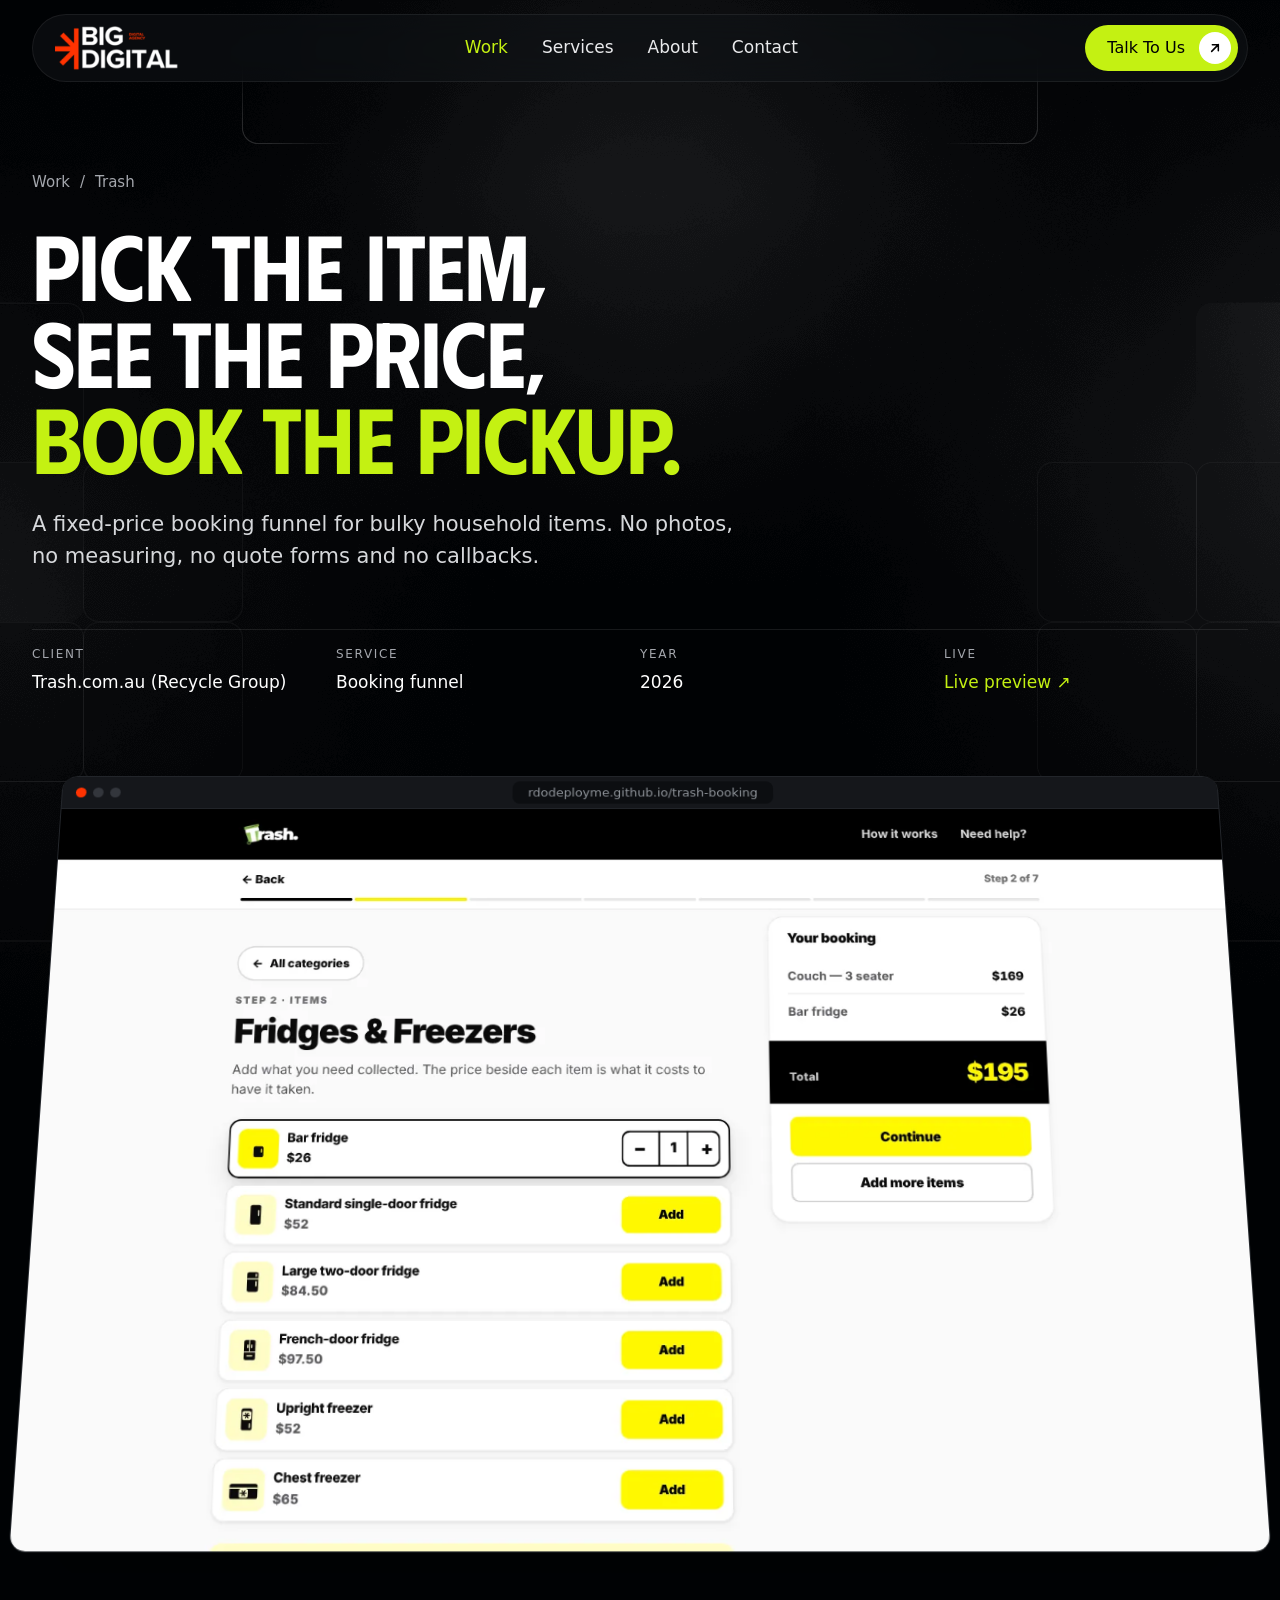
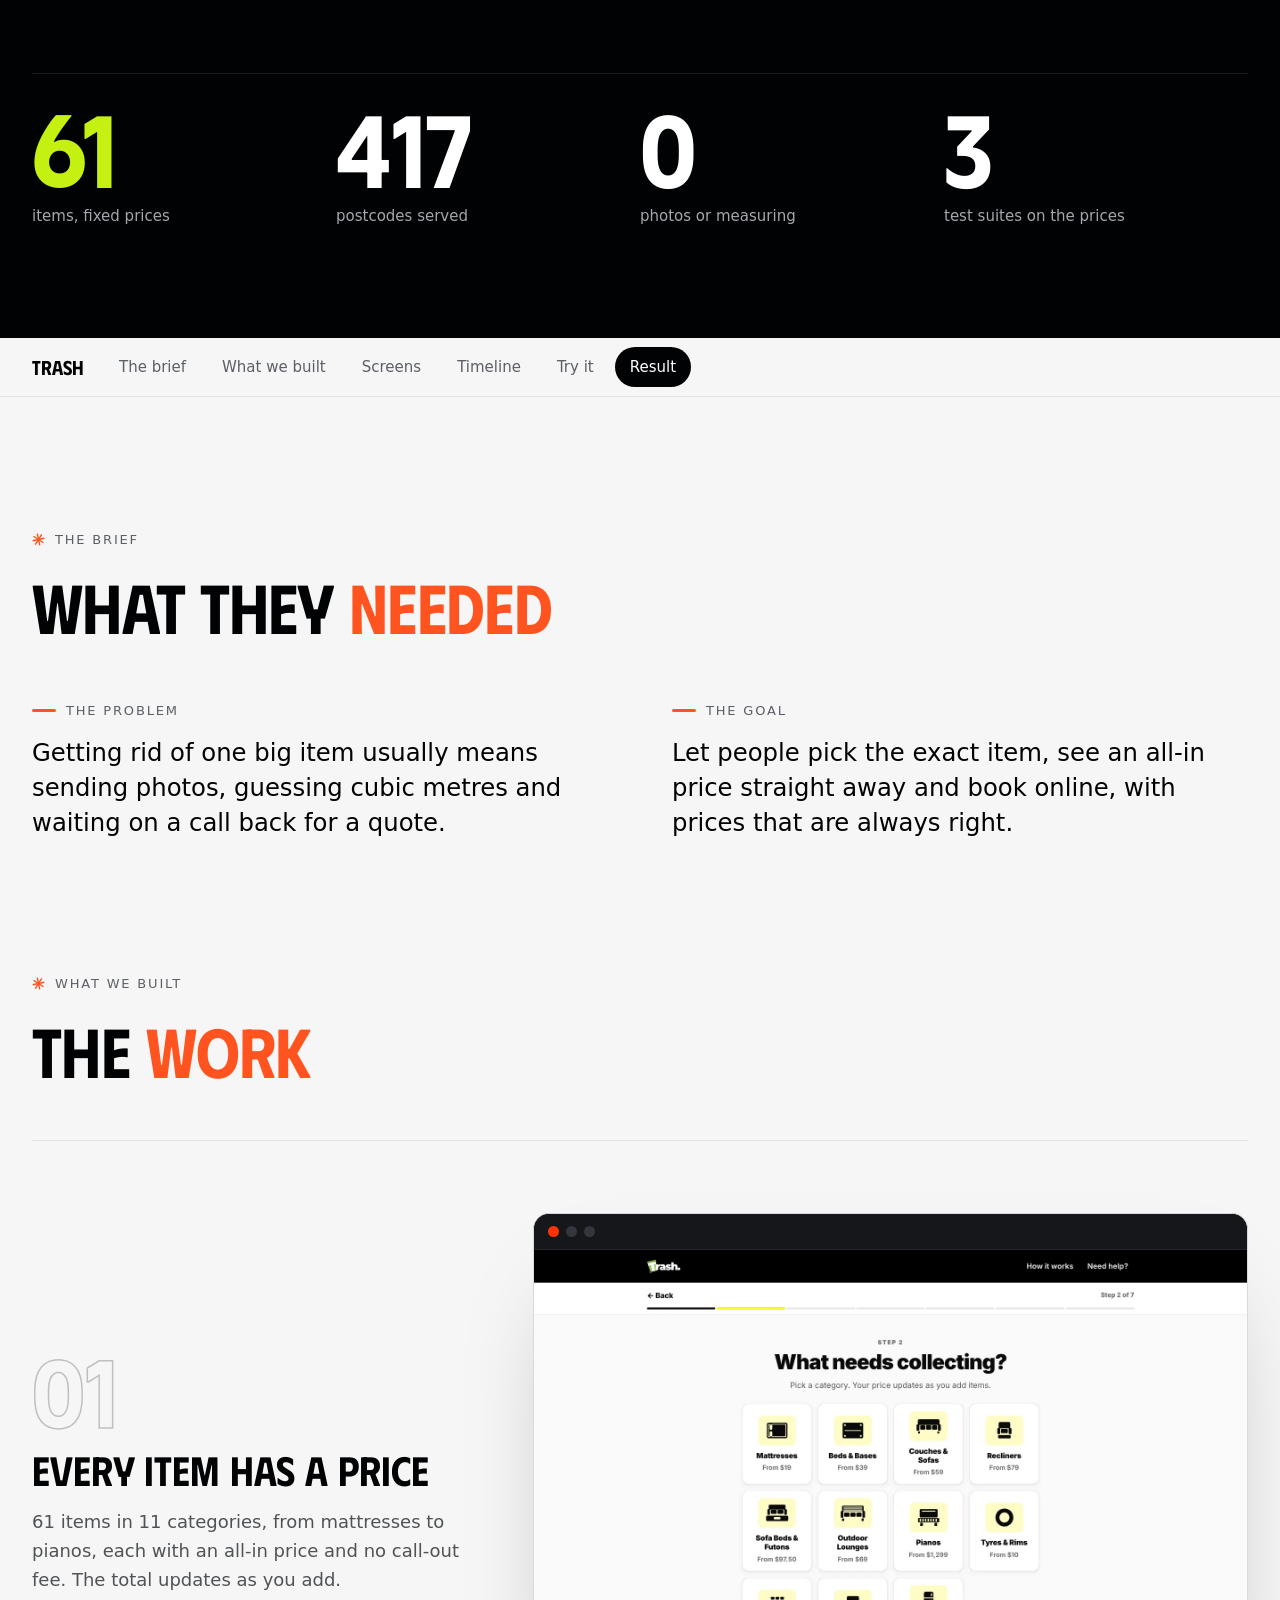
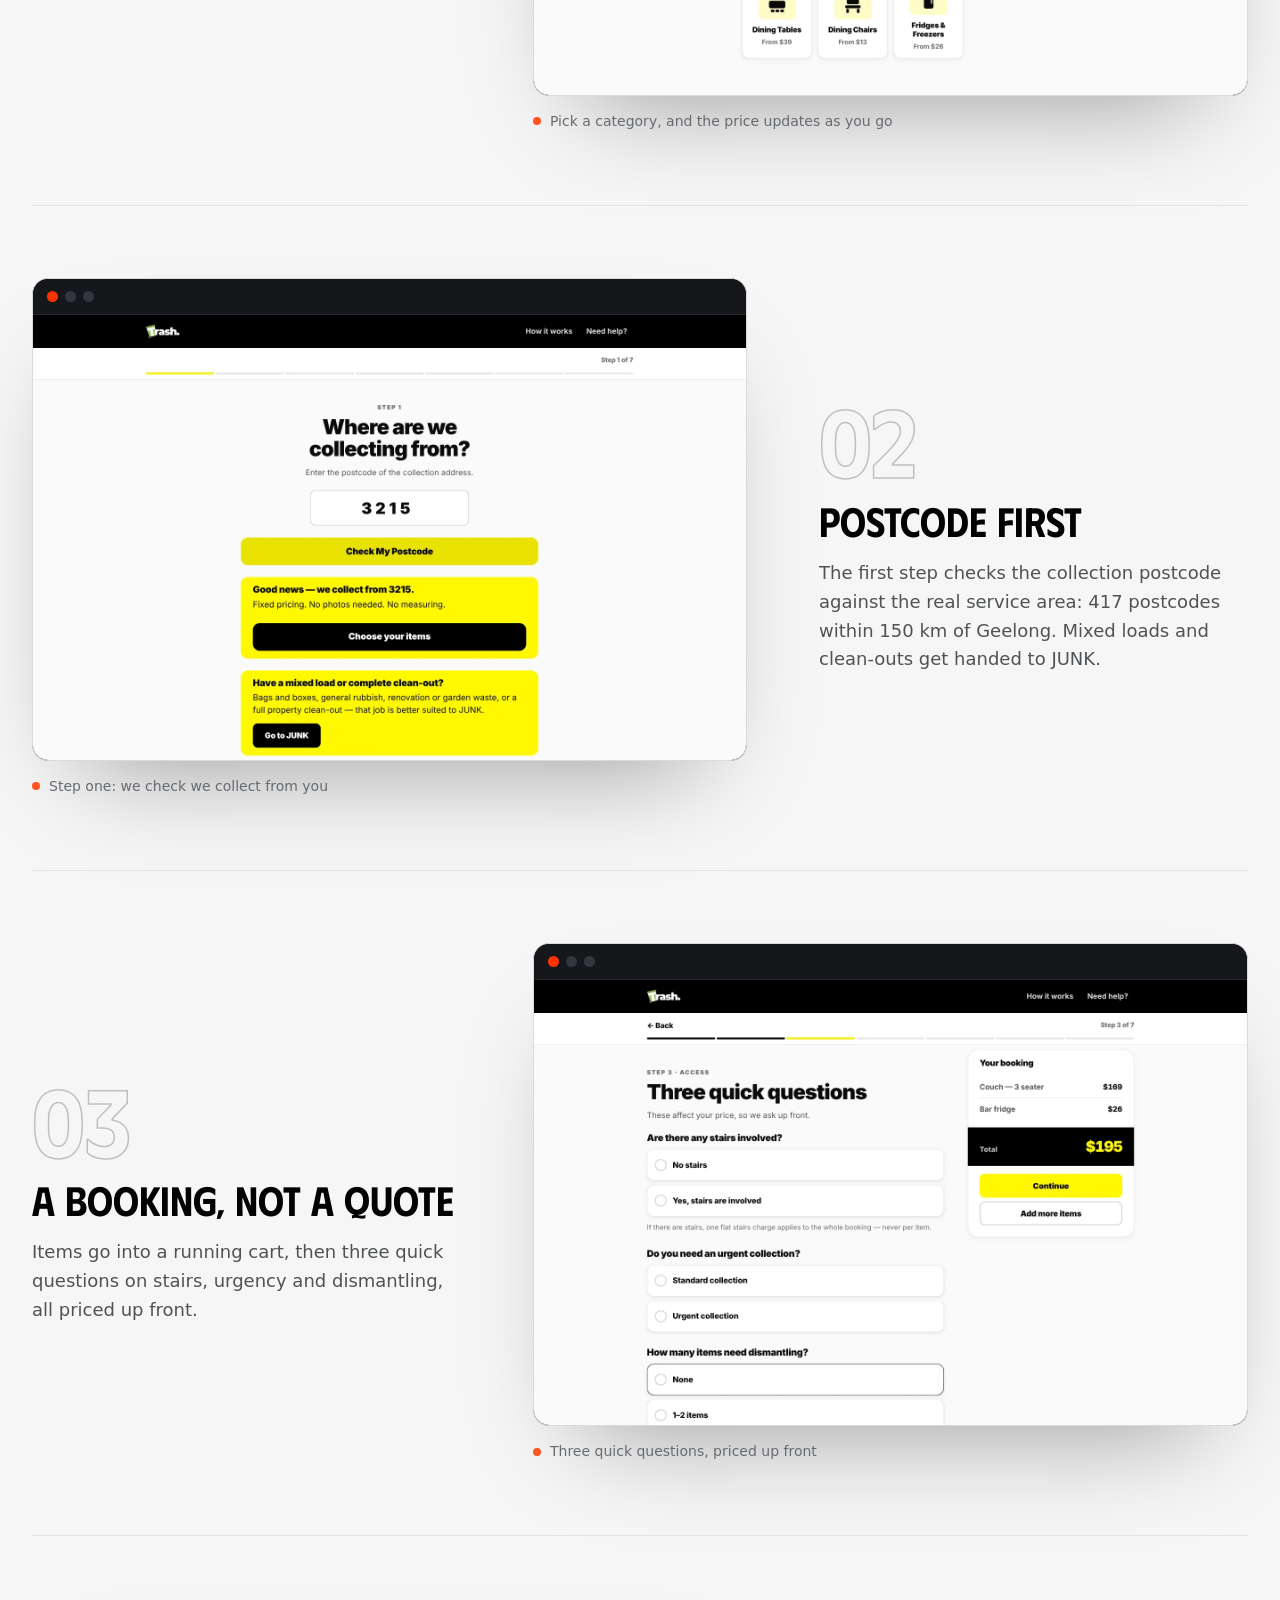
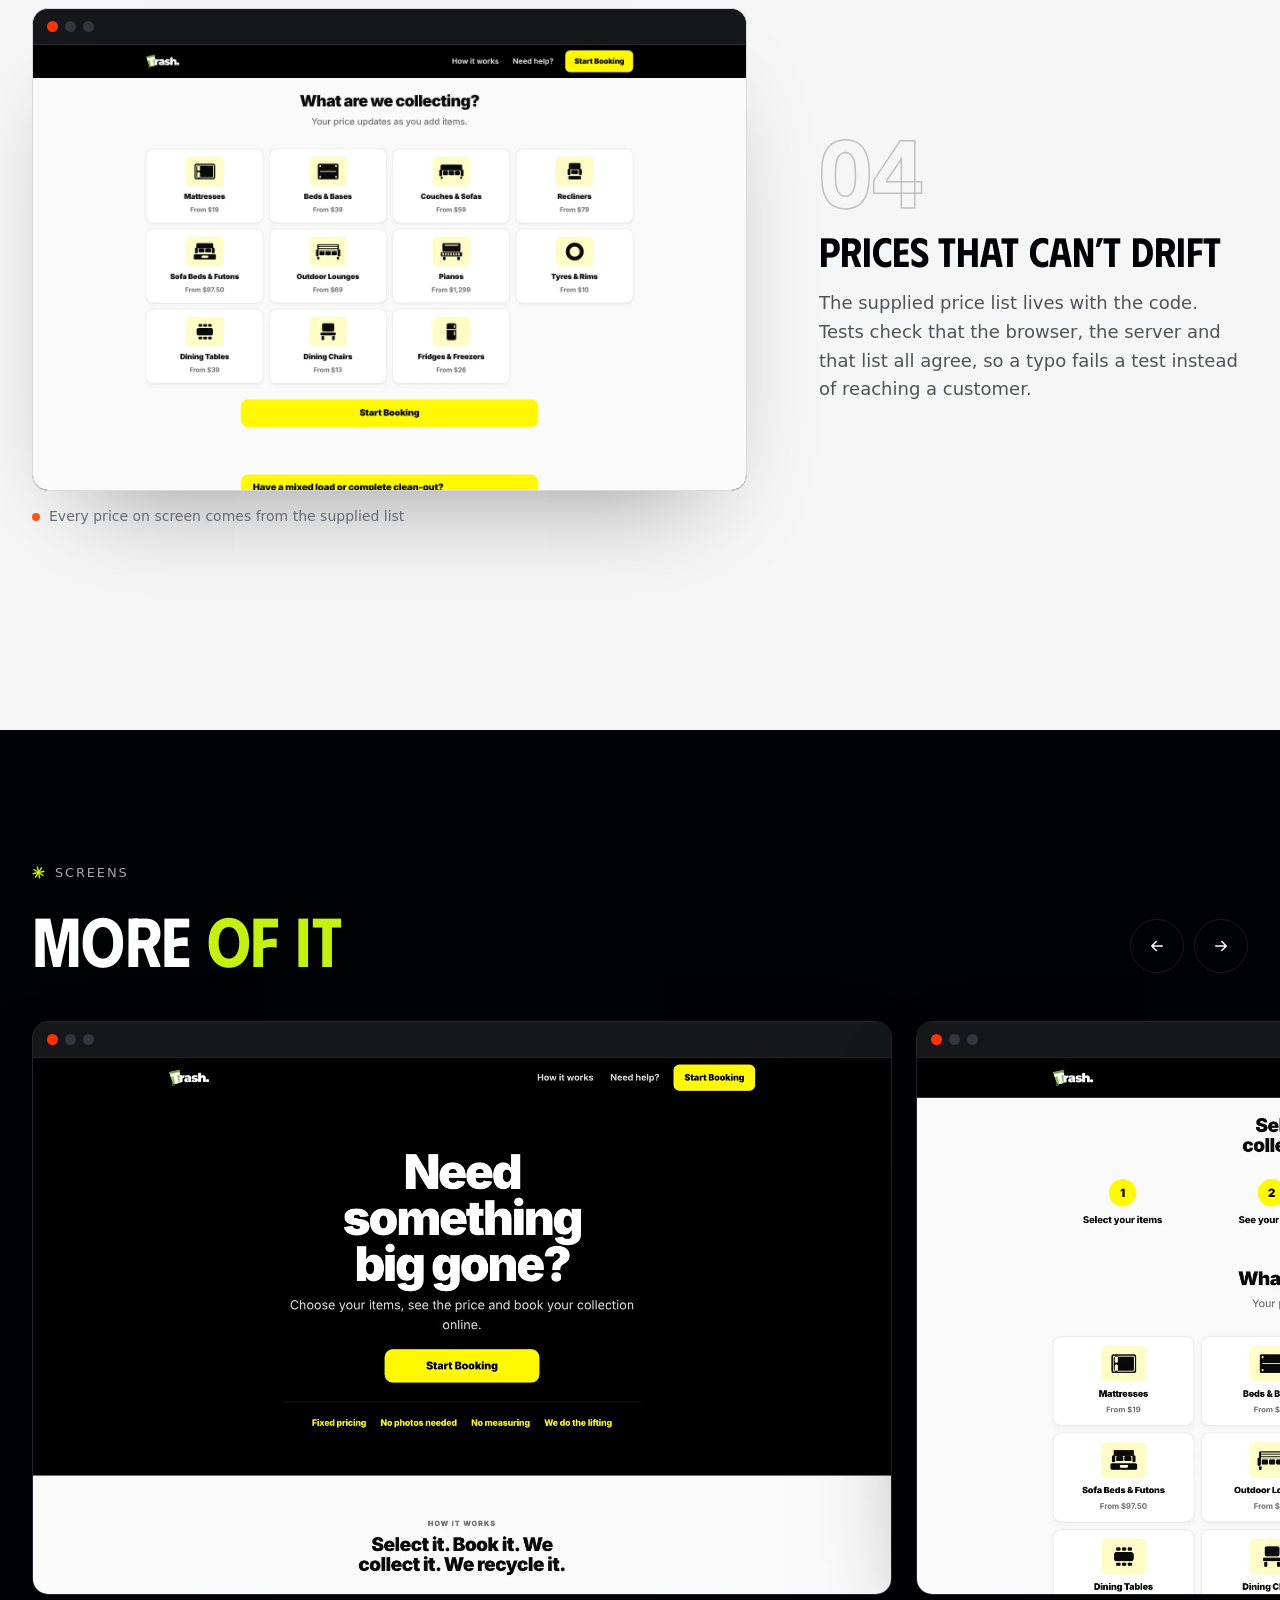
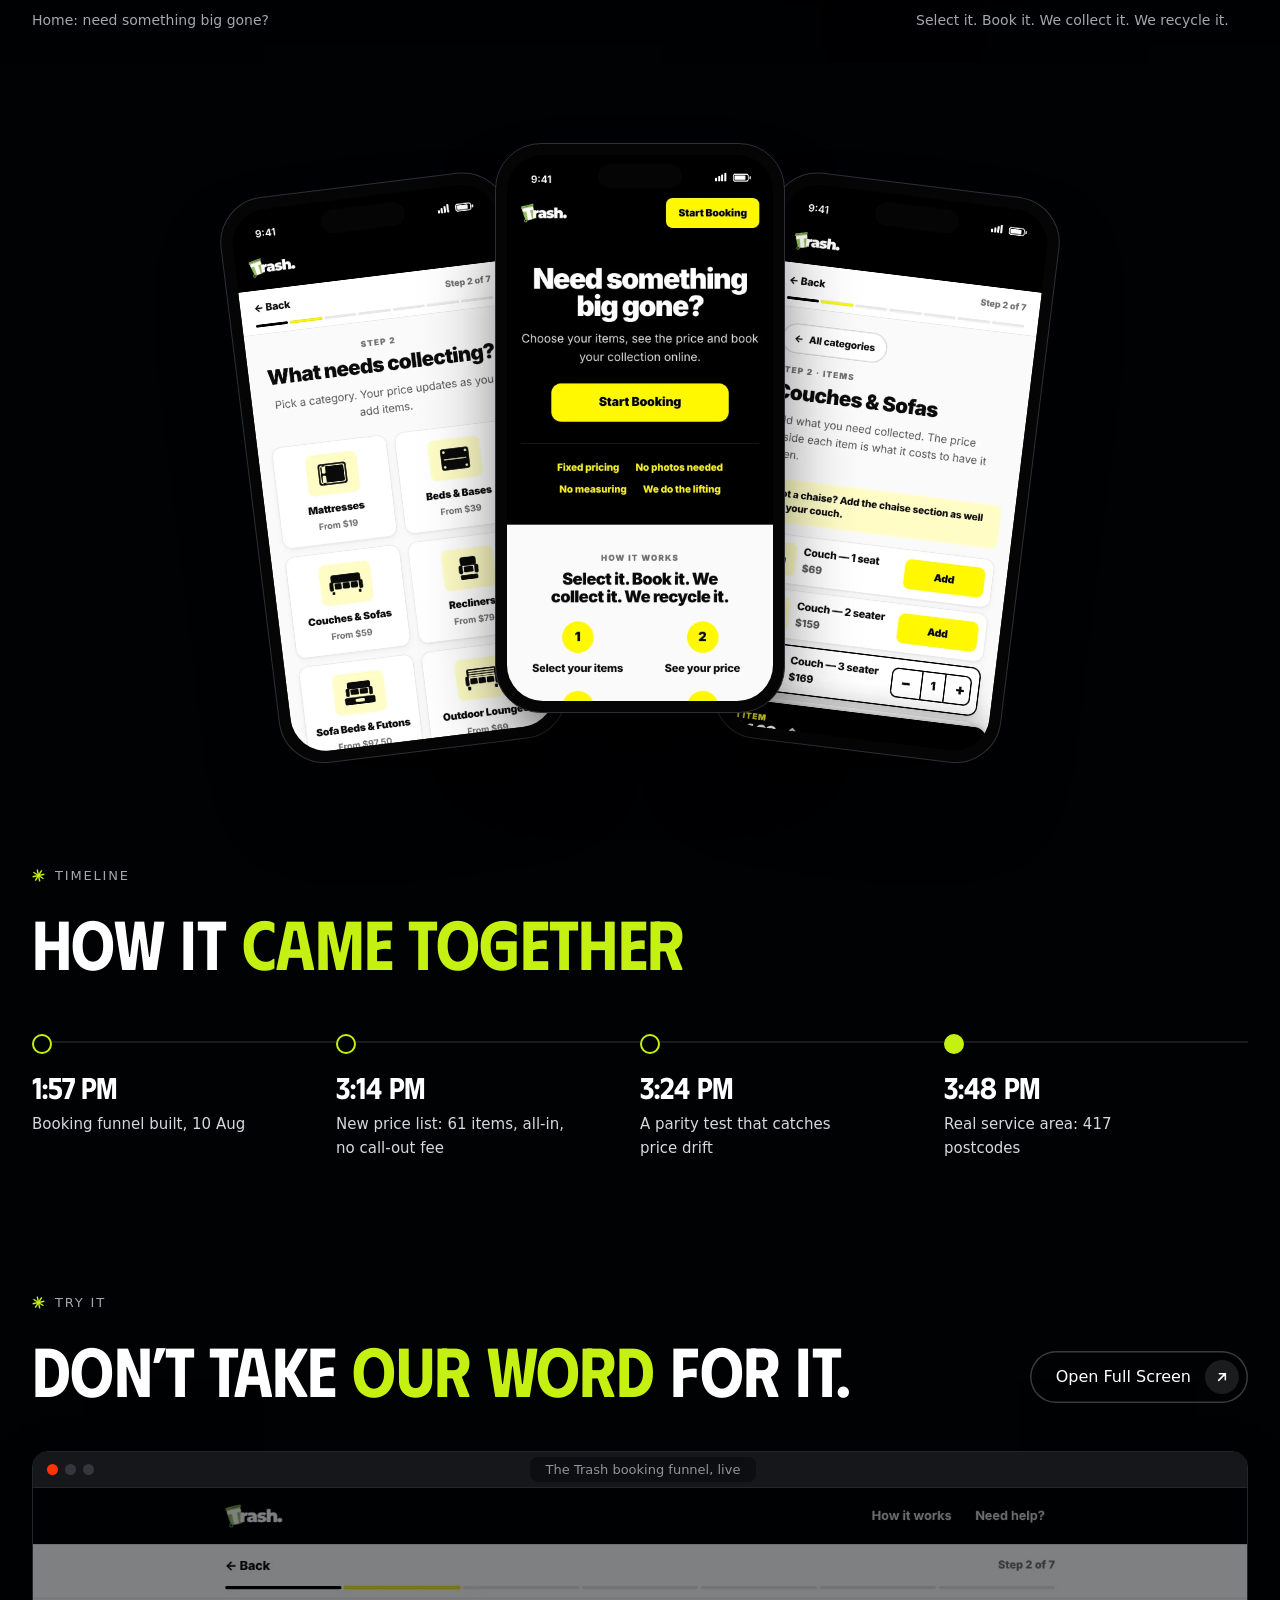
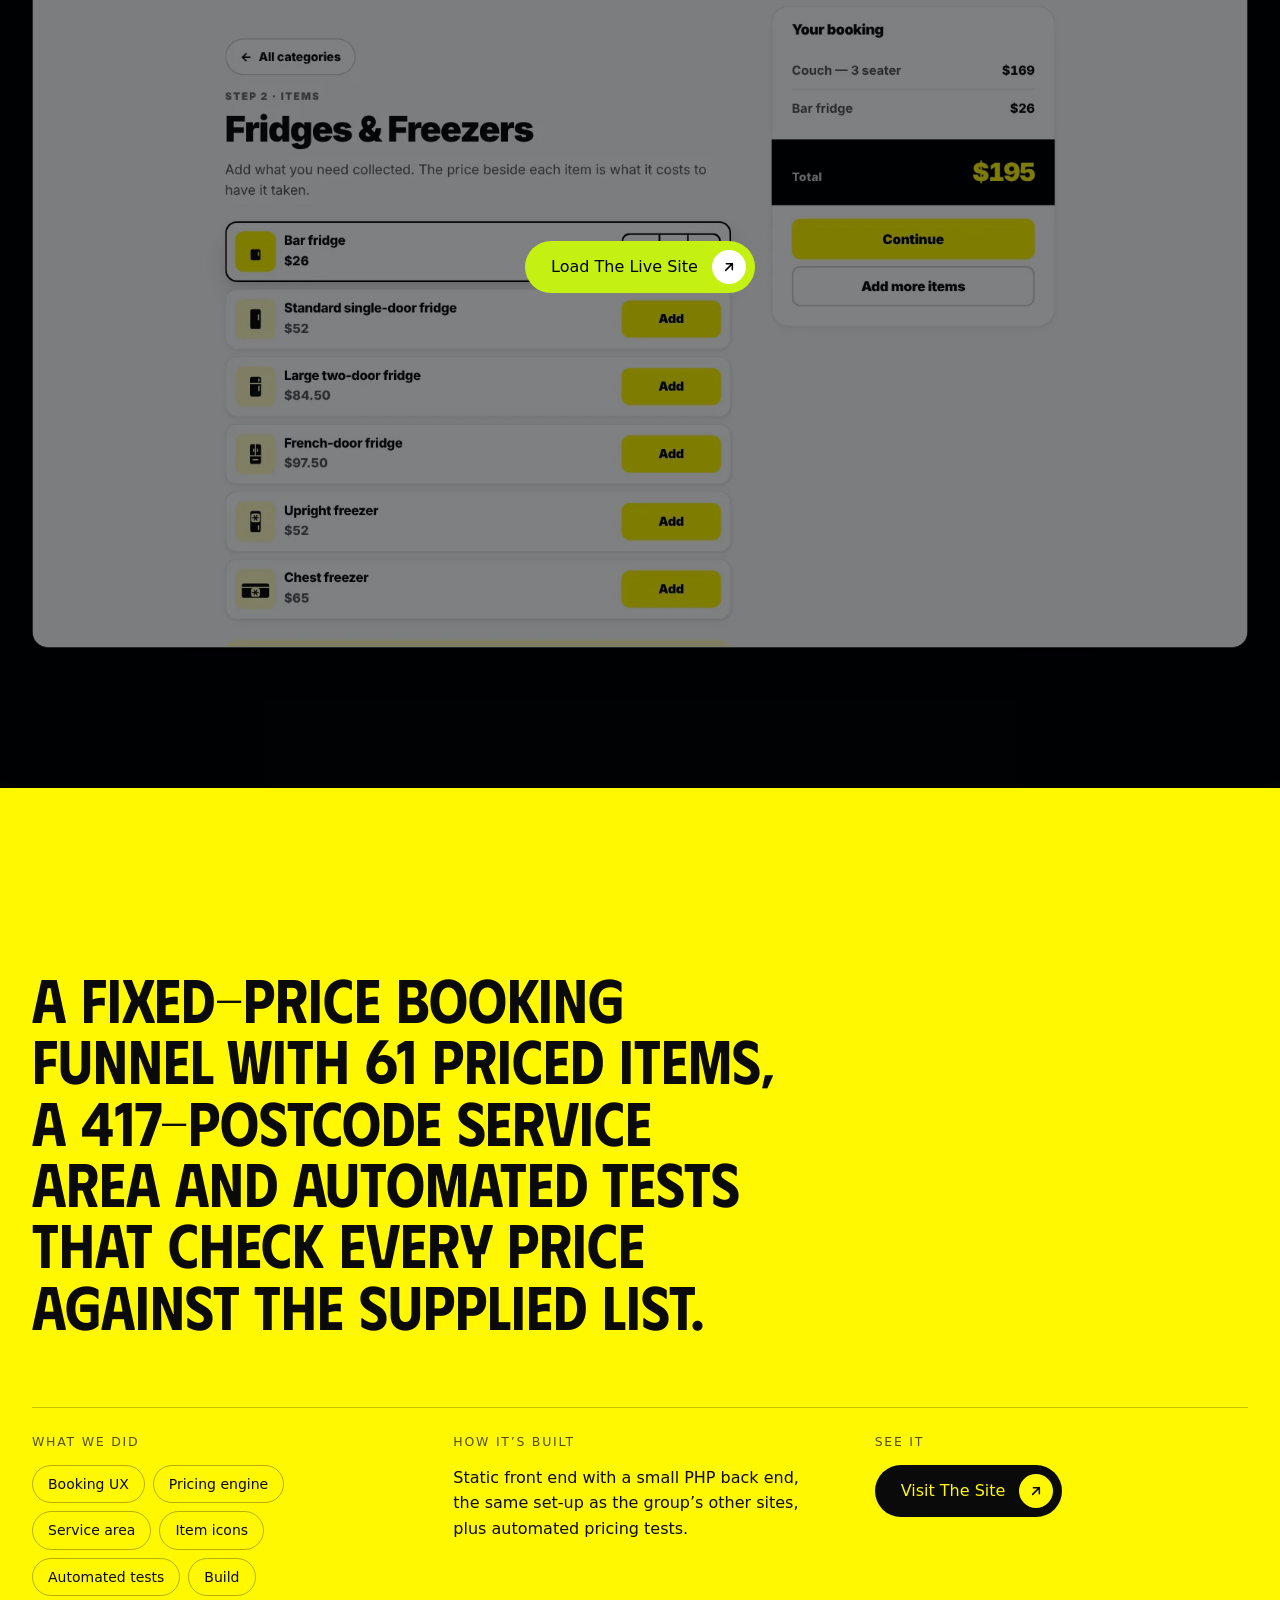
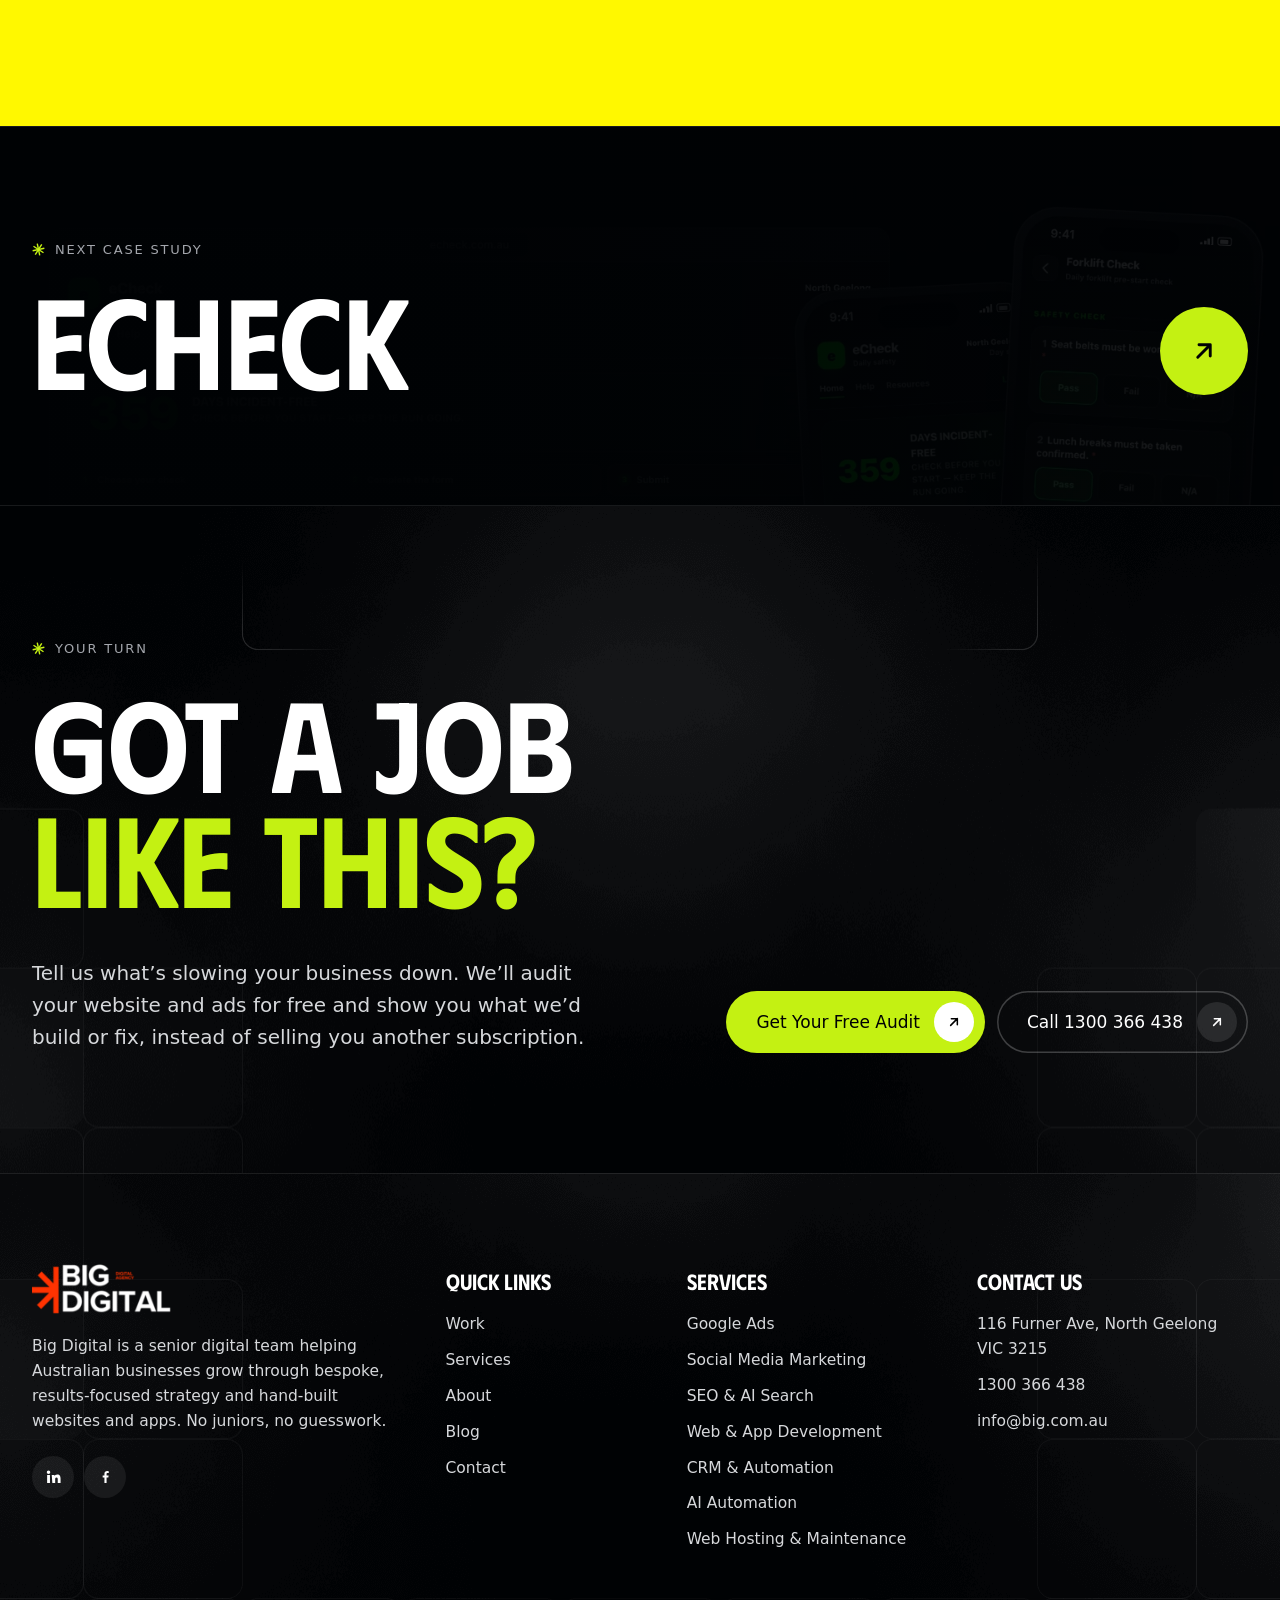
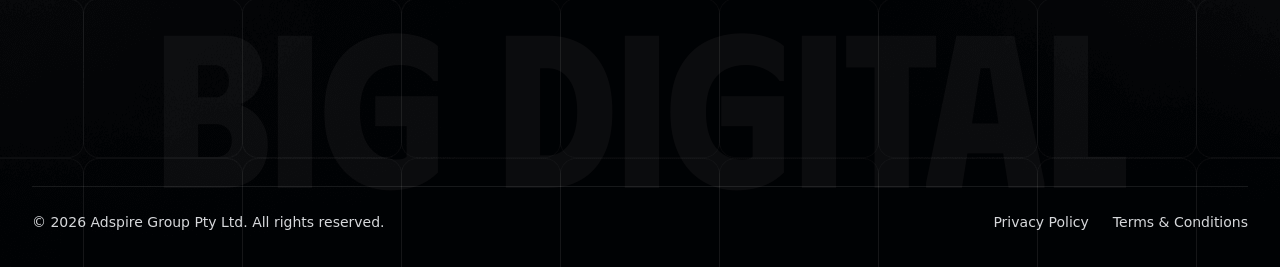
<file: trash/index.html>
<!doctype html>
<html lang="en-AU"><head>
<meta charset="utf-8"><meta name="viewport" content="width=device-width,initial-scale=1">
<title>Trash: Bulky item booking | Big Digital</title><meta name="description" content="A fixed-price booking funnel for bulky household items. No photos, no measuring, no quote forms and no callbacks.">
<meta property="og:title" content="Trash: Bulky item booking | Big Digital"><meta property="og:description" content="A fixed-price booking funnel for bulky household items. No photos, no measuring, no quote forms and no callbacks."><meta property="og:type" content="website">
<meta property="og:image" content="https://rdodeployme.github.io/big-media-case-studies/img/bd-results.webp"><meta name="theme-color" content="#000204">
<link rel="icon" href="../assets/favicon.svg" type="image/svg+xml">
<link rel="preconnect" href="https://fonts.googleapis.com"><link rel="preconnect" href="https://fonts.gstatic.com" crossorigin>
<link href="https://fonts.googleapis.com/css2?family=Google+Sans:wght@400;500;600;700&family=Phudu:wght@500;600;700&display=swap" rel="stylesheet">
<link rel="stylesheet" href="../assets/site.css">
<style>:root{--a:#FFF800;--a-ink:#0A0A0A;--a-dark:#E8E200}</style>
</head><body class="case">
<div class="prog" aria-hidden="true"></div>
<header class="top"><div class="wrap"><div class="bar">
  <a class="logo" href="../" aria-label="Big Digital: our work"><img src="../img/bd-logo.png" alt="Big Digital" width="156" height="56"></a>
  <nav class="nav" aria-label="Main"><a class="on" href="../#work">Work</a><a href="../#services">Services</a><a href="https://big.com.au/about/" target="_blank" rel="noopener">About</a><a href="../#contact">Contact</a></nav>
  <a class="btn " href="../#contact">Talk To Us<span class="ic"><svg viewBox="0 0 24 24" fill="none" stroke="currentColor" stroke-width="2.3" stroke-linecap="round" stroke-linejoin="round"><path d="M7 17 17 7M8 7h9v9"/></svg></span></a>
</div></div></header>
<main>
<section class="c-hero pat"><div class="wrap">
  <div class="crumb rv"><a href="../#work">Work</a><span>/</span><span>Trash</span></div>
  <h1 class="rv d1">Pick the item, see the price, <em>book the pickup.</em></h1>
  <p class="c-line rv d2">A fixed-price booking funnel for bulky household items. No photos, no measuring, no quote forms and no callbacks.</p>
  <dl class="c-meta rv d3"><div><dt>Client</dt><dd>Trash.com.au (Recycle Group)</dd></div><div><dt>Service</dt><dd>Booking funnel</dd></div><div><dt>Year</dt><dd>2026</dd></div><div><dt>Live</dt><dd><a href="https://rdodeployme.github.io/trash-booking/" target="_blank" rel="noopener">Live preview ↗</a></dd></div></dl>
  <div class="stagewrap"><div class="tilt"><div class="frame" data-zoom="../img/trash-cart.webp" data-cap="Trash" role="button" tabindex="0"><div class="bar"><i></i><i></i><i></i><em>rdodeployme.github.io/trash-booking</em></div><img src="../img/trash-cart.webp" alt="Trash" width="1600" height="1000"></div></div></div>
</div></section>
<section class="stats"><div class="wrap"><div class="g"><div class="rv"><b class="ac"><span data-n="61">61</span></b><span>items, fixed prices</span></div><div class="rv"><b class=""><span data-n="417">417</span></b><span>postcodes served</span></div><div class="rv"><b class=""><span data-n="0">0</span></b><span>photos or measuring</span></div><div class="rv"><b class=""><span data-n="3">3</span></b><span>test suites on the prices</span></div></div></div></section>
<nav class="subnav" aria-label="Sections"><div class="wrap"><span class="nm">Trash</span><a href="#brief">The brief</a><a href="#build">What we built</a><a href="#screens">Screens</a><a href="#timeline">Timeline</a><a href="#live">Try it</a><a href="#result">Result</a></div></nav>
<div class="light">
<section class="sec" id="brief"><div class="wrap">
  <div class="k rv">The brief</div><h2 class="h2 rv d1">What they <em>needed</em></h2>
  <div class="pg"><div class="rv"><h3>The problem</h3><p>Getting rid of one big item usually means sending photos, guessing cubic metres and waiting on a call back for a quote.</p></div><div class="rv d1"><h3>The goal</h3><p>Let people pick the exact item, see an all-in price straight away and book online, with prices that are always right.</p></div></div>
</div></section>
<section class="sec" id="build" style="padding-top:0"><div class="wrap">
  <div class="k rv">What we built</div><h2 class="h2 rv d1" style="margin-bottom:56px">The <em>work</em></h2>
  <article class="feat"><div class="ft rv"><div class="num">01</div><h3>Every item has a price</h3><p>61 items in 11 categories, from mattresses to pianos, each with an all-in price and no call-out fee. The total updates as you add.</p></div>
<figure class="rv d1"><div class="frame" data-zoom="../img/trash-items.webp" data-cap="Pick a category, and the price updates as you go" role="button" tabindex="0"><div class="bar"><i></i><i></i><i></i></div><img src="../img/trash-items.webp" alt="Pick a category, and the price updates as you go" width="1600" height="1000" loading=lazy decoding=async></div><figcaption>Pick a category, and the price updates as you go</figcaption></figure></article><article class="feat"><div class="ft rv"><div class="num">02</div><h3>Postcode first</h3><p>The first step checks the collection postcode against the real service area: 417 postcodes within 150 km of Geelong. Mixed loads and clean-outs get handed to JUNK.</p></div>
<figure class="rv d1"><div class="frame" data-zoom="../img/trash-postcode.webp" data-cap="Step one: we check we collect from you" role="button" tabindex="0"><div class="bar"><i></i><i></i><i></i></div><img src="../img/trash-postcode.webp" alt="Step one: we check we collect from you" width="1600" height="1000" loading=lazy decoding=async></div><figcaption>Step one: we check we collect from you</figcaption></figure></article><article class="feat"><div class="ft rv"><div class="num">03</div><h3>A booking, not a quote</h3><p>Items go into a running cart, then three quick questions on stairs, urgency and dismantling, all priced up front.</p></div>
<figure class="rv d1"><div class="frame" data-zoom="../img/trash-questions.webp" data-cap="Three quick questions, priced up front" role="button" tabindex="0"><div class="bar"><i></i><i></i><i></i></div><img src="../img/trash-questions.webp" alt="Three quick questions, priced up front" width="1600" height="1000" loading=lazy decoding=async></div><figcaption>Three quick questions, priced up front</figcaption></figure></article><article class="feat"><div class="ft rv"><div class="num">04</div><h3>Prices that can’t drift</h3><p>The supplied price list lives with the code. Tests check that the browser, the server and that list all agree, so a typo fails a test instead of reaching a customer.</p></div>
<figure class="rv d1"><div class="frame" data-zoom="../img/trash-cats.webp" data-cap="Every price on screen comes from the supplied list" role="button" tabindex="0"><div class="bar"><i></i><i></i><i></i></div><img src="../img/trash-cats.webp" alt="Every price on screen comes from the supplied list" width="1600" height="1000" loading=lazy decoding=async></div><figcaption>Every price on screen comes from the supplied list</figcaption></figure></article>
</div></section>
</div>
<section class="gal" id="screens"><div class="wrap galhead"><div><div class="k rv">Screens</div><h2 class="h2 rv d1">More <em>of it</em></h2></div>
<div class="arrows rv"><button type="button" data-d="-1" aria-label="Scroll back"><svg viewBox="0 0 24 24" fill="none" stroke="currentColor" stroke-width="2" stroke-linecap="round" stroke-linejoin="round"><path d="M19 12H5M11 6l-6 6 6 6"/></svg></button><button type="button" data-d="1" aria-label="Scroll forward"><svg viewBox="0 0 24 24" fill="none" stroke="currentColor" stroke-width="2" stroke-linecap="round" stroke-linejoin="round"><path d="M5 12h14M13 6l6 6-6 6"/></svg></button></div></div>
<div class="strip"><figure><div class="frame" data-zoom="../img/trash-hero.webp" data-cap="Home: need something big gone?" role="button" tabindex="0"><div class="bar"><i></i><i></i><i></i></div><img src="../img/trash-hero.webp" alt="Home: need something big gone?" width="1600" height="1000" loading=lazy decoding=async></div><figcaption>Home: need something big gone?</figcaption></figure><figure><div class="frame" data-zoom="../img/trash-steps.webp" data-cap="Select it. Book it. We collect it. We recycle it." role="button" tabindex="0"><div class="bar"><i></i><i></i><i></i></div><img src="../img/trash-steps.webp" alt="Select it. Book it. We collect it. We recycle it." width="1600" height="1000" loading=lazy decoding=async></div><figcaption>Select it. Book it. We collect it. We recycle it.</figcaption></figure></div>
<div class="wrap"><div class="phones"><div class="phone rv d0"><img src="../img/trash-m2.webp" alt="Trash on a phone" loading="lazy" width="390" height="800"></div><div class="phone rv d1"><img src="../img/trash-m1.webp" alt="Trash on a phone" loading="lazy" width="390" height="800"></div><div class="phone rv d2"><img src="../img/trash-m3.webp" alt="Trash on a phone" loading="lazy" width="390" height="800"></div></div></div></section>
<section class="tl" id="timeline"><div class="wrap"><div class="k rv">Timeline</div><h2 class="h2 rv d1">How it <em>came together</em></h2>
<ol><li class="rv d0"><b>1:57 pm</b><span>Booking funnel built, 10 Aug</span></li><li class="rv d1"><b>3:14 pm</b><span>New price list: 61 items, all-in, no call-out fee</span></li><li class="rv d2"><b>3:24 pm</b><span>A parity test that catches price drift</span></li><li class="rv d3"><b>3:48 pm</b><span>Real service area: 417 postcodes</span></li></ol></div></section>
<section class="live" id="live"><div class="wrap">
<div class="row2"><div><div class="k rv">Try it</div><h2 class="h2 rv d1">Don’t take <em>our word</em> for it.</h2></div>
<span class="rv"><a class="btn ghost" href="https://rdodeployme.github.io/trash-booking/" target="_blank" rel="noopener">Open Full Screen<span class="ic"><svg viewBox="0 0 24 24" fill="none" stroke="currentColor" stroke-width="2.3" stroke-linecap="round" stroke-linejoin="round"><path d="M7 17 17 7M8 7h9v9"/></svg></span></a></span></div>
<div class="frame rv d1"><div class="bar"><i></i><i></i><i></i><em>The Trash booking funnel, live</em></div>
<div class="vp" style="background-image:url(../img/trash-cart.webp)"><iframe title="The Trash booking funnel, live" data-src="https://rdodeployme.github.io/trash-booking/" loading="lazy"></iframe>
<div class="cover"><button class="btn" type="button">Load The Live Site<span class="ic"><svg viewBox="0 0 24 24" fill="none" stroke="currentColor" stroke-width="2.3" stroke-linecap="round" stroke-linejoin="round"><path d="M7 17 17 7M8 7h9v9"/></svg></span></button></div></div></div>
</div></section>
<section class="result" id="result"><div class="wrap">
  <div class="k rv">Where it landed</div>
  <p class="big rv d1">A fixed-price booking funnel with 61 priced items, a 417-postcode service area and automated tests that check every price against the supplied list.</p>
  <div class="cols rv d2"><div><h4>What we did</h4><ul><li>Booking UX</li><li>Pricing engine</li><li>Service area</li><li>Item icons</li><li>Automated tests</li><li>Build</li></ul></div>
  <div><h4>How it’s built</h4><p>Static front end with a small PHP back end, the same set-up as the group’s other sites, plus automated pricing tests.</p></div><div><h4>See it</h4><a class="btn " href="https://rdodeployme.github.io/trash-booking/" target="_blank" rel="noopener">Visit The Site<span class="ic"><svg viewBox="0 0 24 24" fill="none" stroke="currentColor" stroke-width="2.3" stroke-linecap="round" stroke-linejoin="round"><path d="M7 17 17 7M8 7h9v9"/></svg></span></a></div></div>
</div></section>
<a class="next" href="../echeck/"><img src="../img/echeck-scene-hero.webp" alt="" loading="lazy">
<div class="wrap"><div><div class="k">Next case study</div><strong>eCheck</strong></div><span class="ar"><svg viewBox="0 0 24 24" fill="none" stroke="currentColor" stroke-width="2.3" stroke-linecap="round" stroke-linejoin="round"><path d="M7 17 17 7M8 7h9v9"/></svg></span></div></a>
<section class="cta pat"><div class="wrap">
  <div class="k rv">Your turn</div>
  <h2 class="rv d1">Got a job<br><em>like this?</em></h2>
  <div class="row3 rv d2"><p>Tell us what’s slowing your business down. We’ll audit your website and ads for free and show you what we’d build or fix, instead of selling you another subscription.</p>
  <div style="display:flex;gap:12px;flex-wrap:wrap"><a class="btn big" href="../#contact">Get Your Free Audit<span class="ic"><svg viewBox="0 0 24 24" fill="none" stroke="currentColor" stroke-width="2.3" stroke-linecap="round" stroke-linejoin="round"><path d="M7 17 17 7M8 7h9v9"/></svg></span></a><a class="btn ghost big" href="tel:1300366438">Call 1300 366 438<span class="ic"><svg viewBox="0 0 24 24" fill="none" stroke="currentColor" stroke-width="2.3" stroke-linecap="round" stroke-linejoin="round"><path d="M7 17 17 7M8 7h9v9"/></svg></span></a></div></div>
</div></section>
</main><footer class="foot"><div class="wrap">
<div class="f-grid">
  <div><img src="../img/bd-logo.png" alt="Big Digital" width="156" height="56" loading="lazy">
    <p>Big Digital is a senior digital team helping Australian businesses grow through bespoke, results-focused strategy and hand-built websites and apps. No juniors, no guesswork.</p>
    <div class="soc"><a href="https://www.linkedin.com/company/big-digital-aus/" target="_blank" rel="noopener" aria-label="LinkedIn"><svg viewBox="0 0 24 24" fill="currentColor"><path d="M4.98 3.5a2.5 2.5 0 1 1 0 5 2.5 2.5 0 0 1 0-5zM3 9.75h4V21H3zM9.5 9.75h3.83v1.54h.06c.53-1 1.84-2.06 3.79-2.06 4.05 0 4.8 2.67 4.8 6.14V21h-4v-5.02c0-1.2-.02-2.74-1.67-2.74-1.67 0-1.93 1.3-1.93 2.65V21h-4z"/></svg></a><a href="https://www.facebook.com/profile.php?id=61585934444174" target="_blank" rel="noopener" aria-label="Facebook"><svg viewBox="0 0 24 24" fill="currentColor"><path d="M13.5 21v-7.5h2.5l.4-3h-2.9V8.6c0-.87.25-1.46 1.5-1.46H16.6V4.45A20 20 0 0 0 14.3 4.3c-2.3 0-3.8 1.4-3.8 3.95v2.25H8v3h2.5V21z"/></svg></a></div></div>
  <div><h4>Quick links</h4><ul><li><a href="../#work">Work</a></li><li><a href="../#services">Services</a></li><li><a href="https://big.com.au/about/" target="_blank" rel="noopener">About</a></li><li><a href="https://big.com.au/blog/" target="_blank" rel="noopener">Blog</a></li><li><a href="../#contact">Contact</a></li></ul></div>
  <div><h4>Services</h4><ul><li><a href="https://big.com.au/services/google-ads/" target="_blank" rel="noopener">Google Ads</a></li><li><a href="https://big.com.au/services/social-media-marketing/" target="_blank" rel="noopener">Social Media Marketing</a></li><li><a href="https://big.com.au/services/seo-aeo-geo/" target="_blank" rel="noopener">SEO &amp; AI Search</a></li><li><a href="https://big.com.au/services/web-app-development/" target="_blank" rel="noopener">Web &amp; App Development</a></li><li><a href="https://big.com.au/services/crm-automation/" target="_blank" rel="noopener">CRM &amp; Automation</a></li><li><a href="https://big.com.au/services/ai-automation/" target="_blank" rel="noopener">AI Automation</a></li><li><a href="https://big.com.au/services/web-hosting-maintenance/" target="_blank" rel="noopener">Web Hosting &amp; Maintenance</a></li></ul></div>
  <div><h4>Contact us</h4><ul><li>116 Furner Ave, North Geelong VIC 3215</li><li><a href="tel:1300366438">1300 366 438</a></li><li><a href="mailto:info@big.com.au">info@big.com.au</a></li></ul></div>
</div>
<div class="wm" aria-hidden="true">Big Digital</div>
<div class="f-bot"><span>© 2026 Adspire Group Pty Ltd. All rights reserved.</span><nav><a href="https://big.com.au/privacy-policy/" target="_blank" rel="noopener">Privacy Policy</a><a href="https://big.com.au/terms-and-conditions/" target="_blank" rel="noopener">Terms &amp; Conditions</a></nav></div>
</div></footer>
<a class="sticky" href="../#contact"><svg viewBox="0 0 24 24" fill="none" stroke="currentColor" stroke-width="2" stroke-linecap="round" stroke-linejoin="round"><path d="M21 12a8 8 0 0 1-11.6 7.1L4 20l1-4.6A8 8 0 1 1 21 12z"/><path d="M8.5 11h7M8.5 14.5h4.5"/></svg>Free Audit</a>
<div class="lb" role="dialog" aria-modal="true" aria-label="Screenshot"><img alt=""><div class="cap"></div><button class="x" aria-label="Close"><svg viewBox="0 0 24 24" fill="none" stroke="currentColor" stroke-width="2" stroke-linecap="round"><path d="M6 6l12 12M18 6L6 18"/></svg></button><button class="pv" aria-label="Previous"><svg viewBox="0 0 24 24" fill="none" stroke="currentColor" stroke-width="2" stroke-linecap="round" stroke-linejoin="round"><path d="M19 12H5M11 6l-6 6 6 6"/></svg></button><button class="nx" aria-label="Next"><svg viewBox="0 0 24 24" fill="none" stroke="currentColor" stroke-width="2" stroke-linecap="round" stroke-linejoin="round"><path d="M5 12h14M13 6l6 6-6 6"/></svg></button></div>
<script src="../assets/site.js" defer></script>
</body></html>
</file>
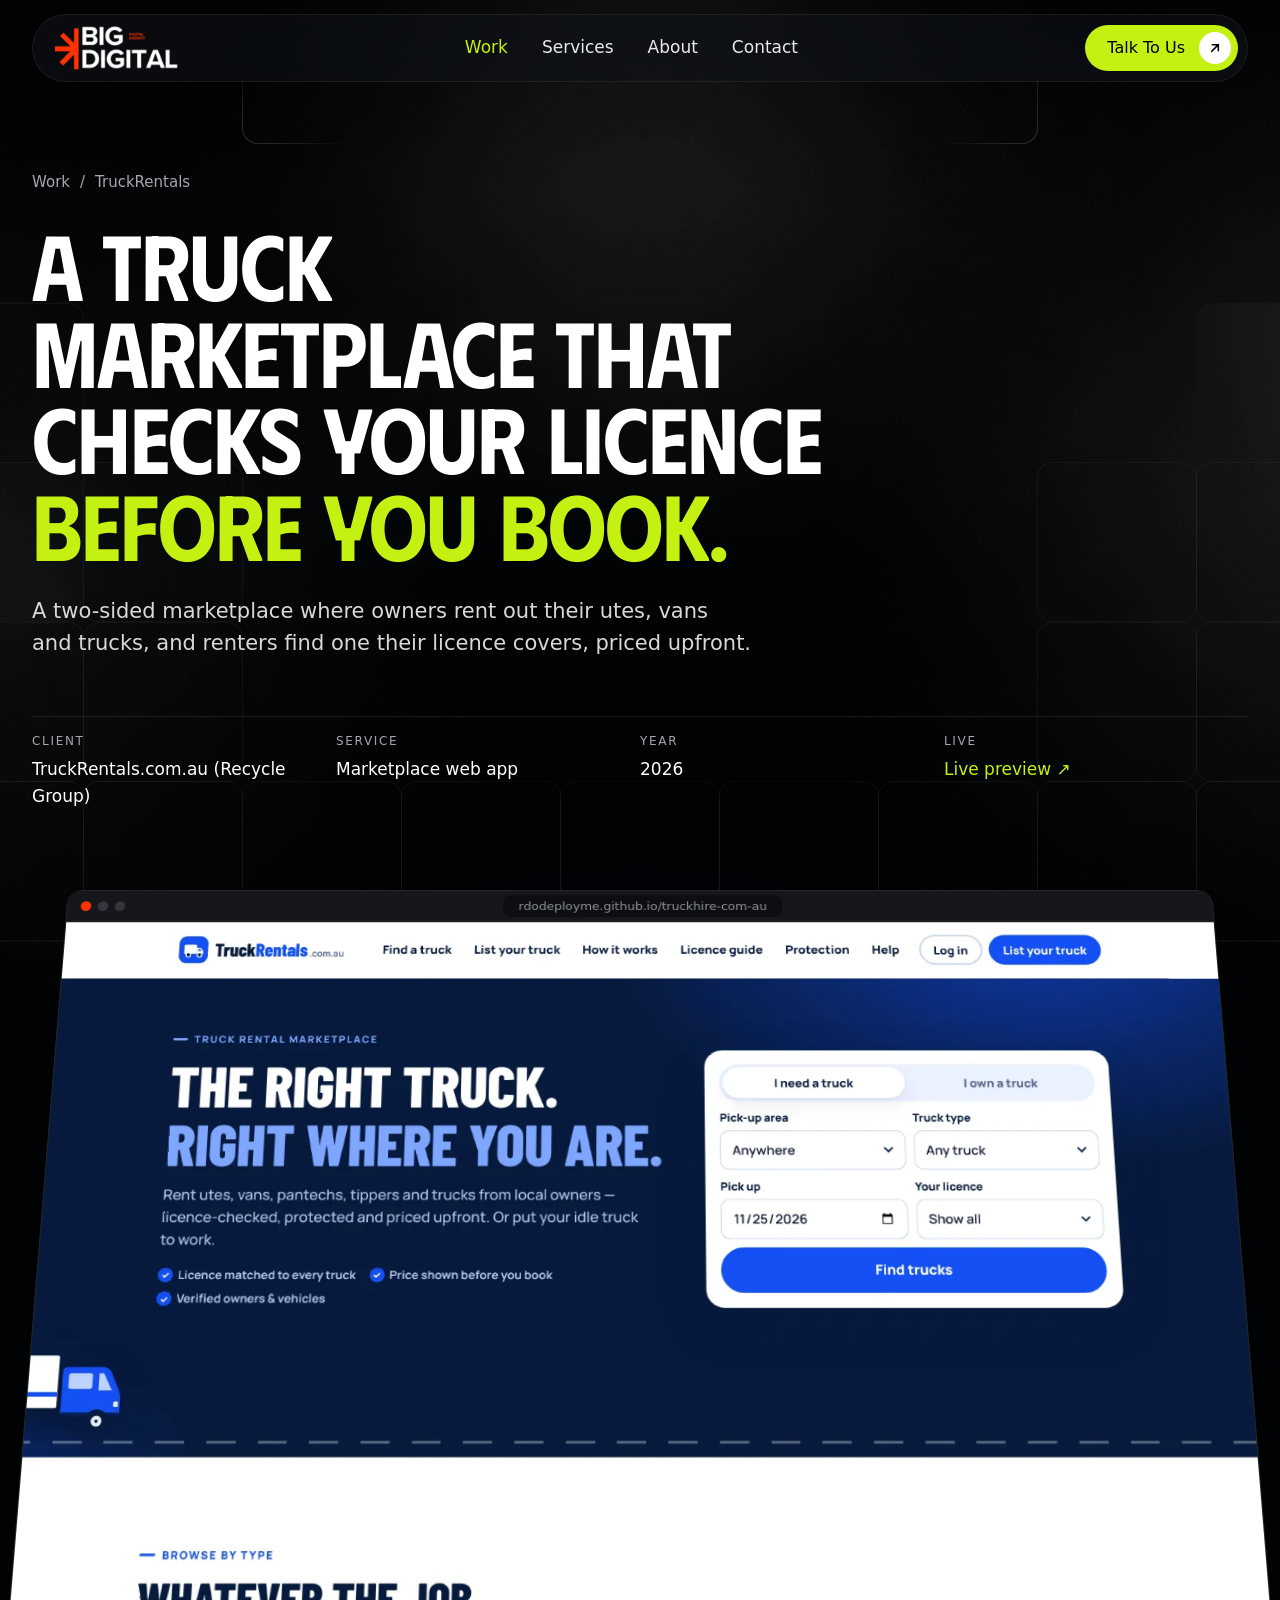
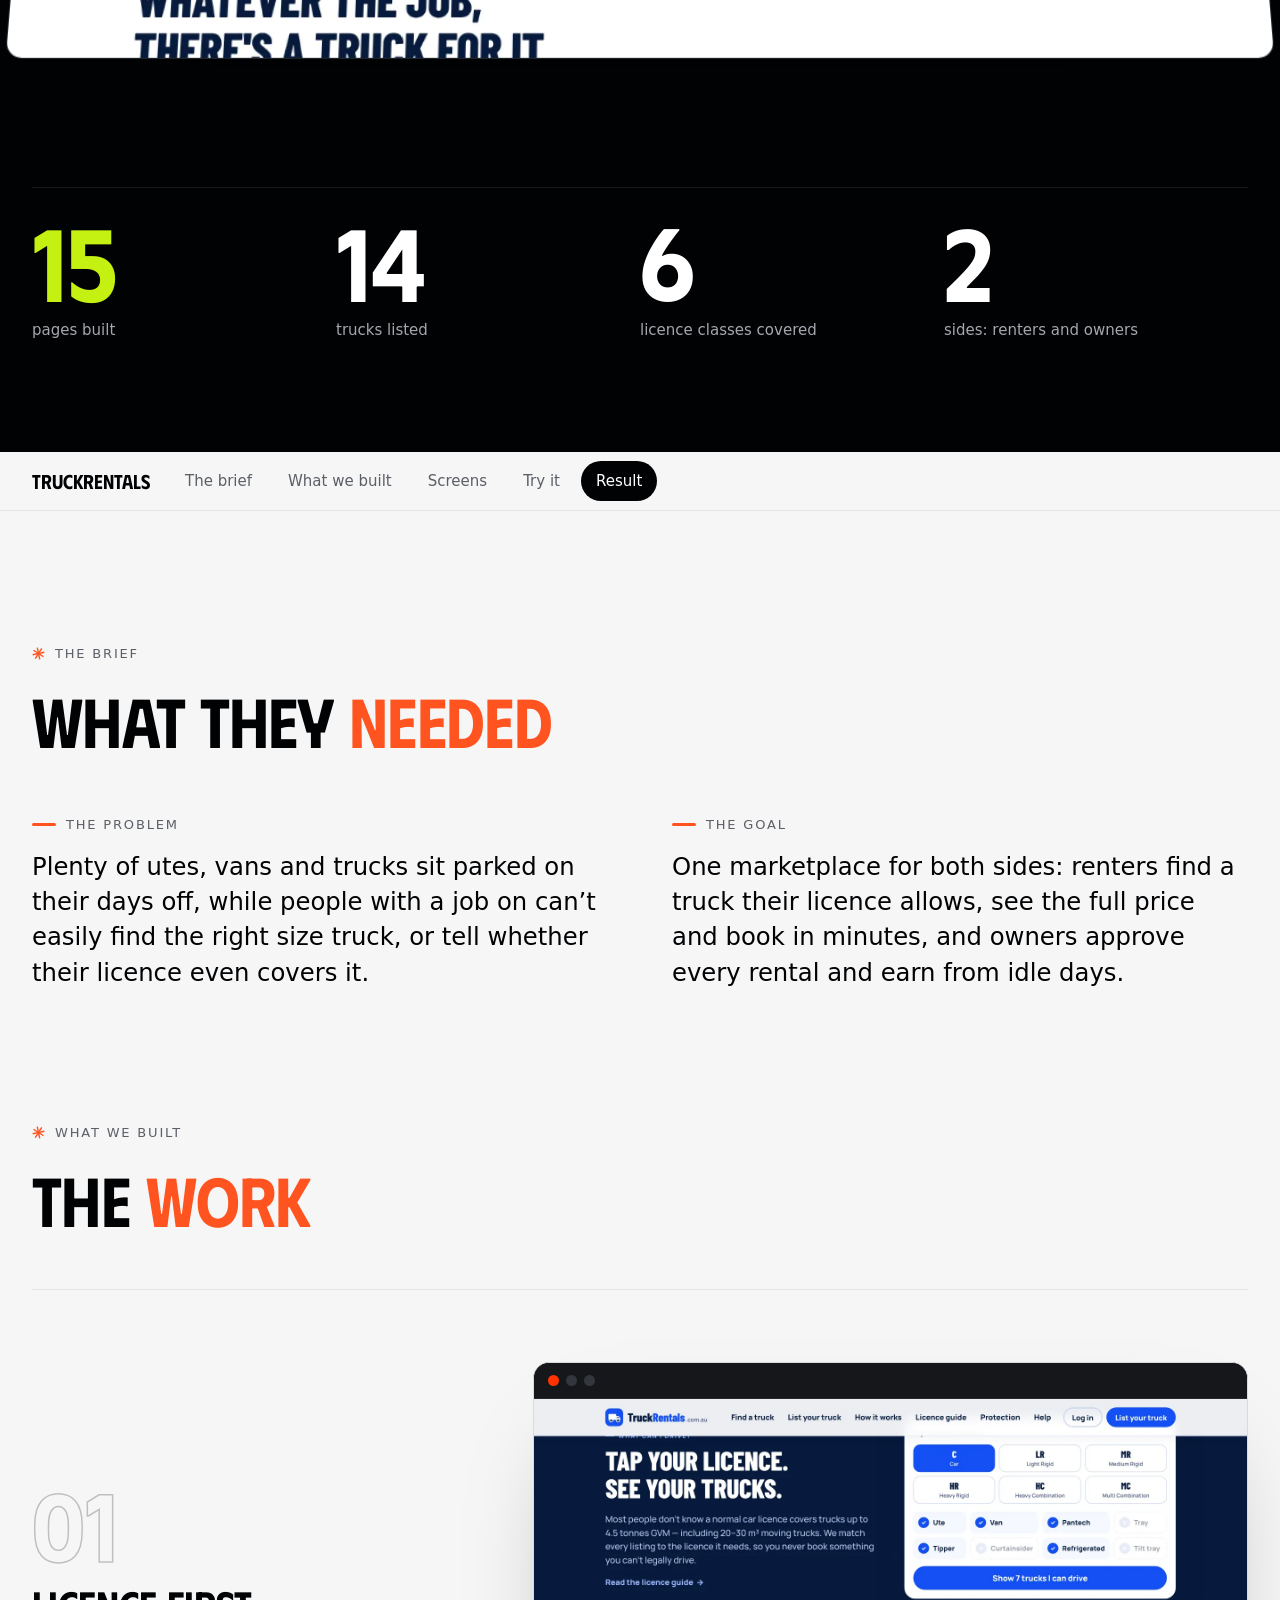
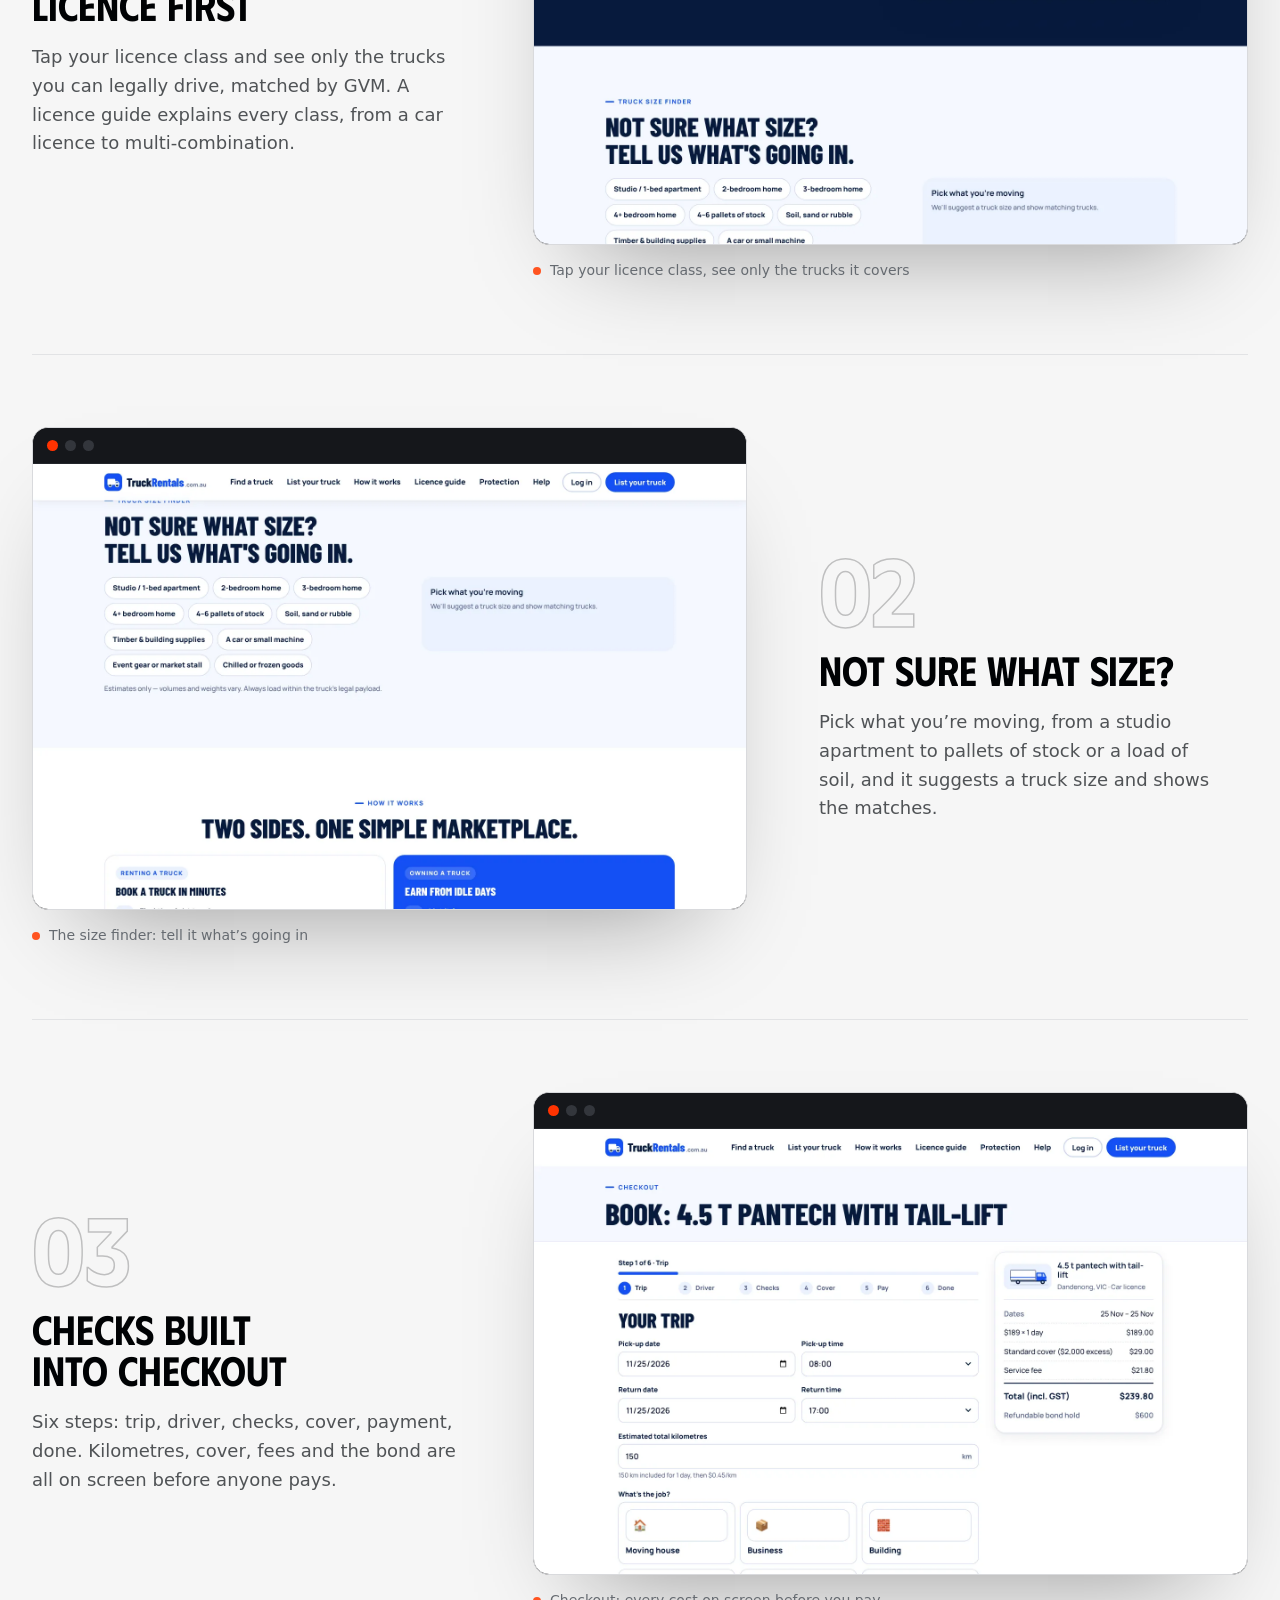
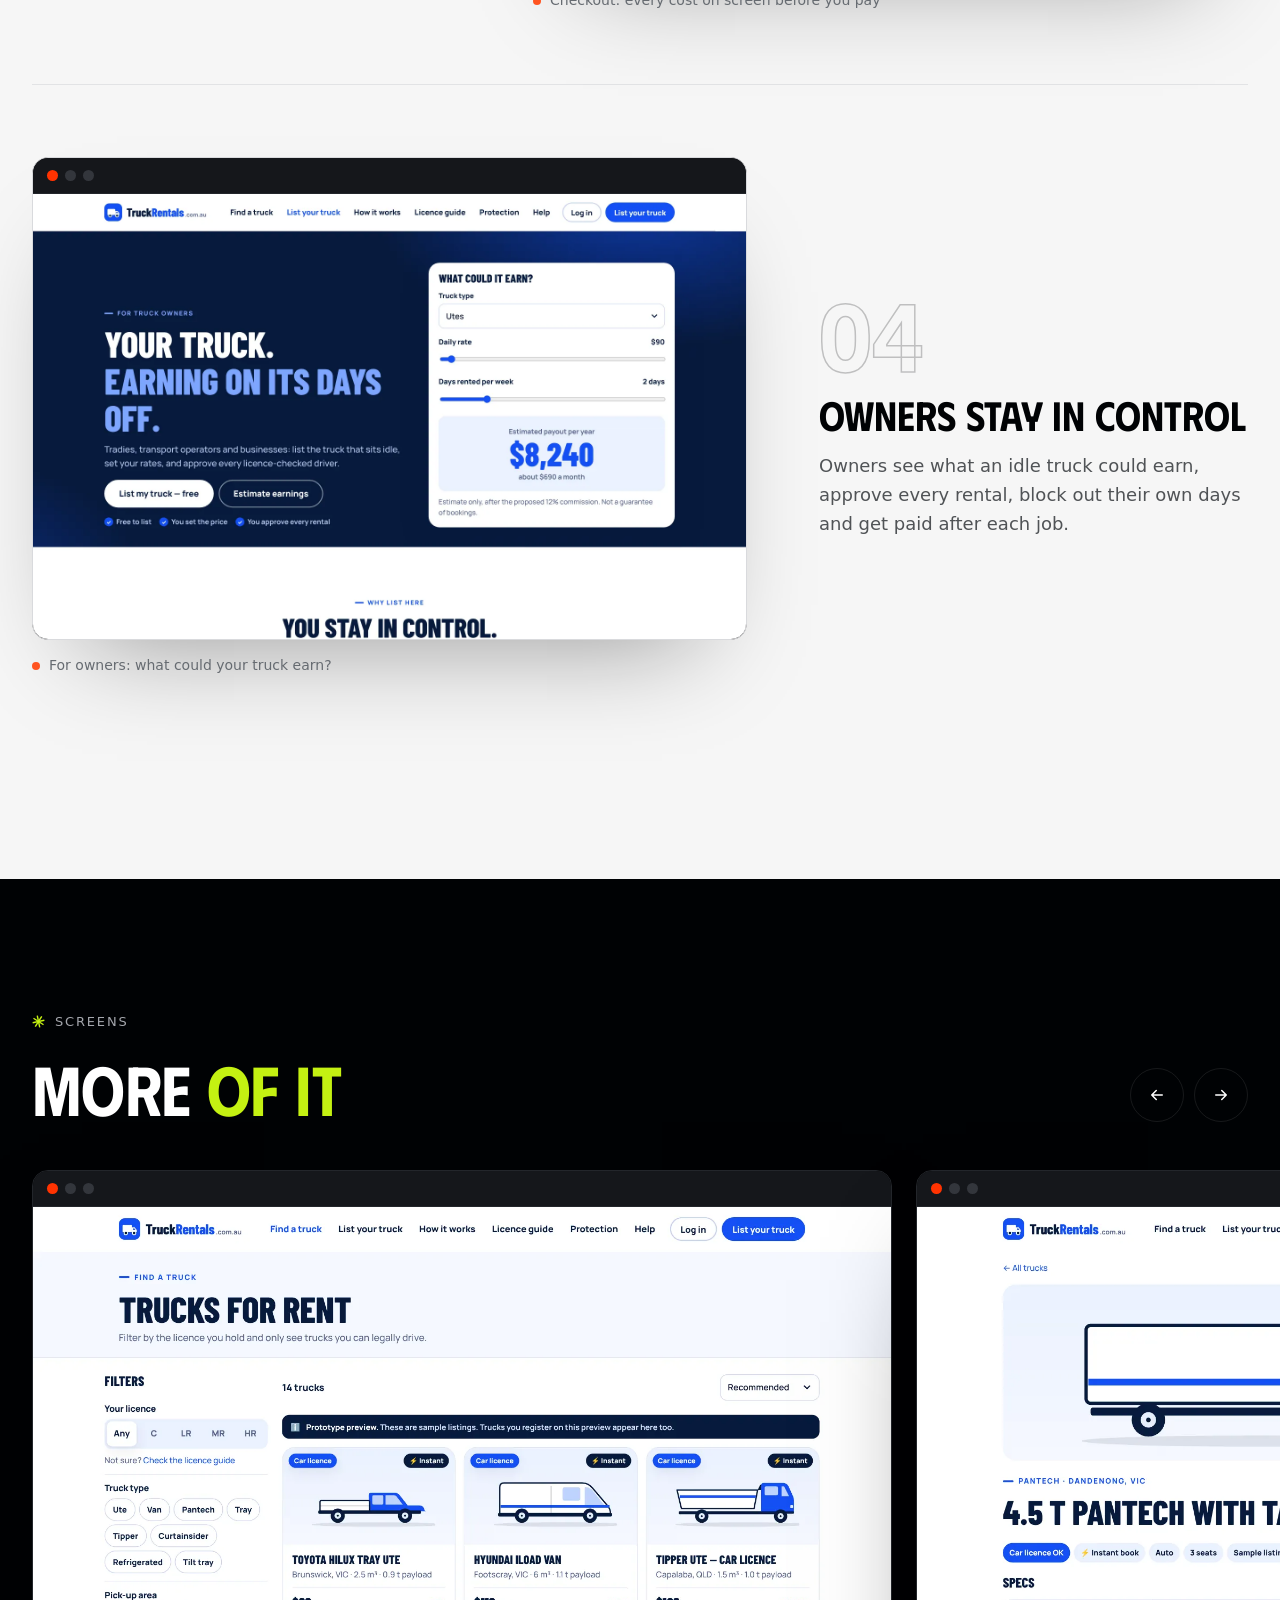
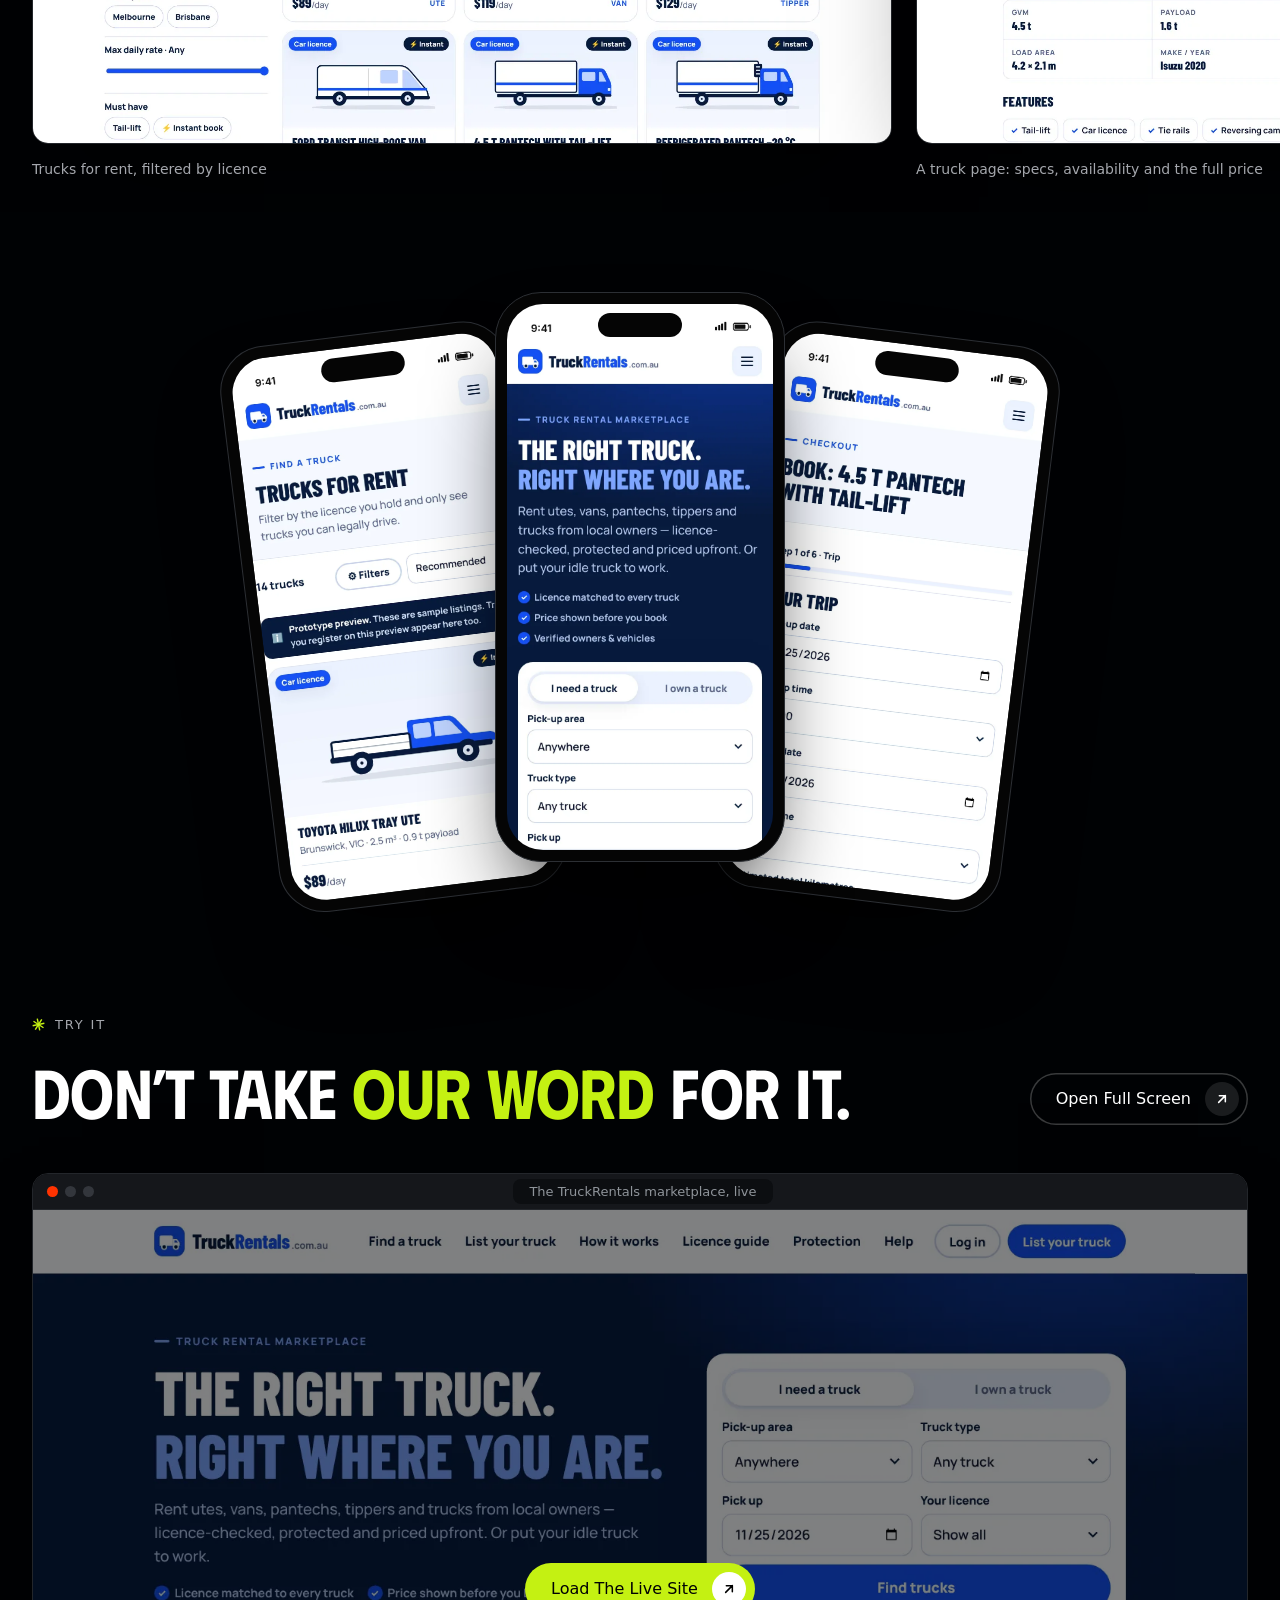
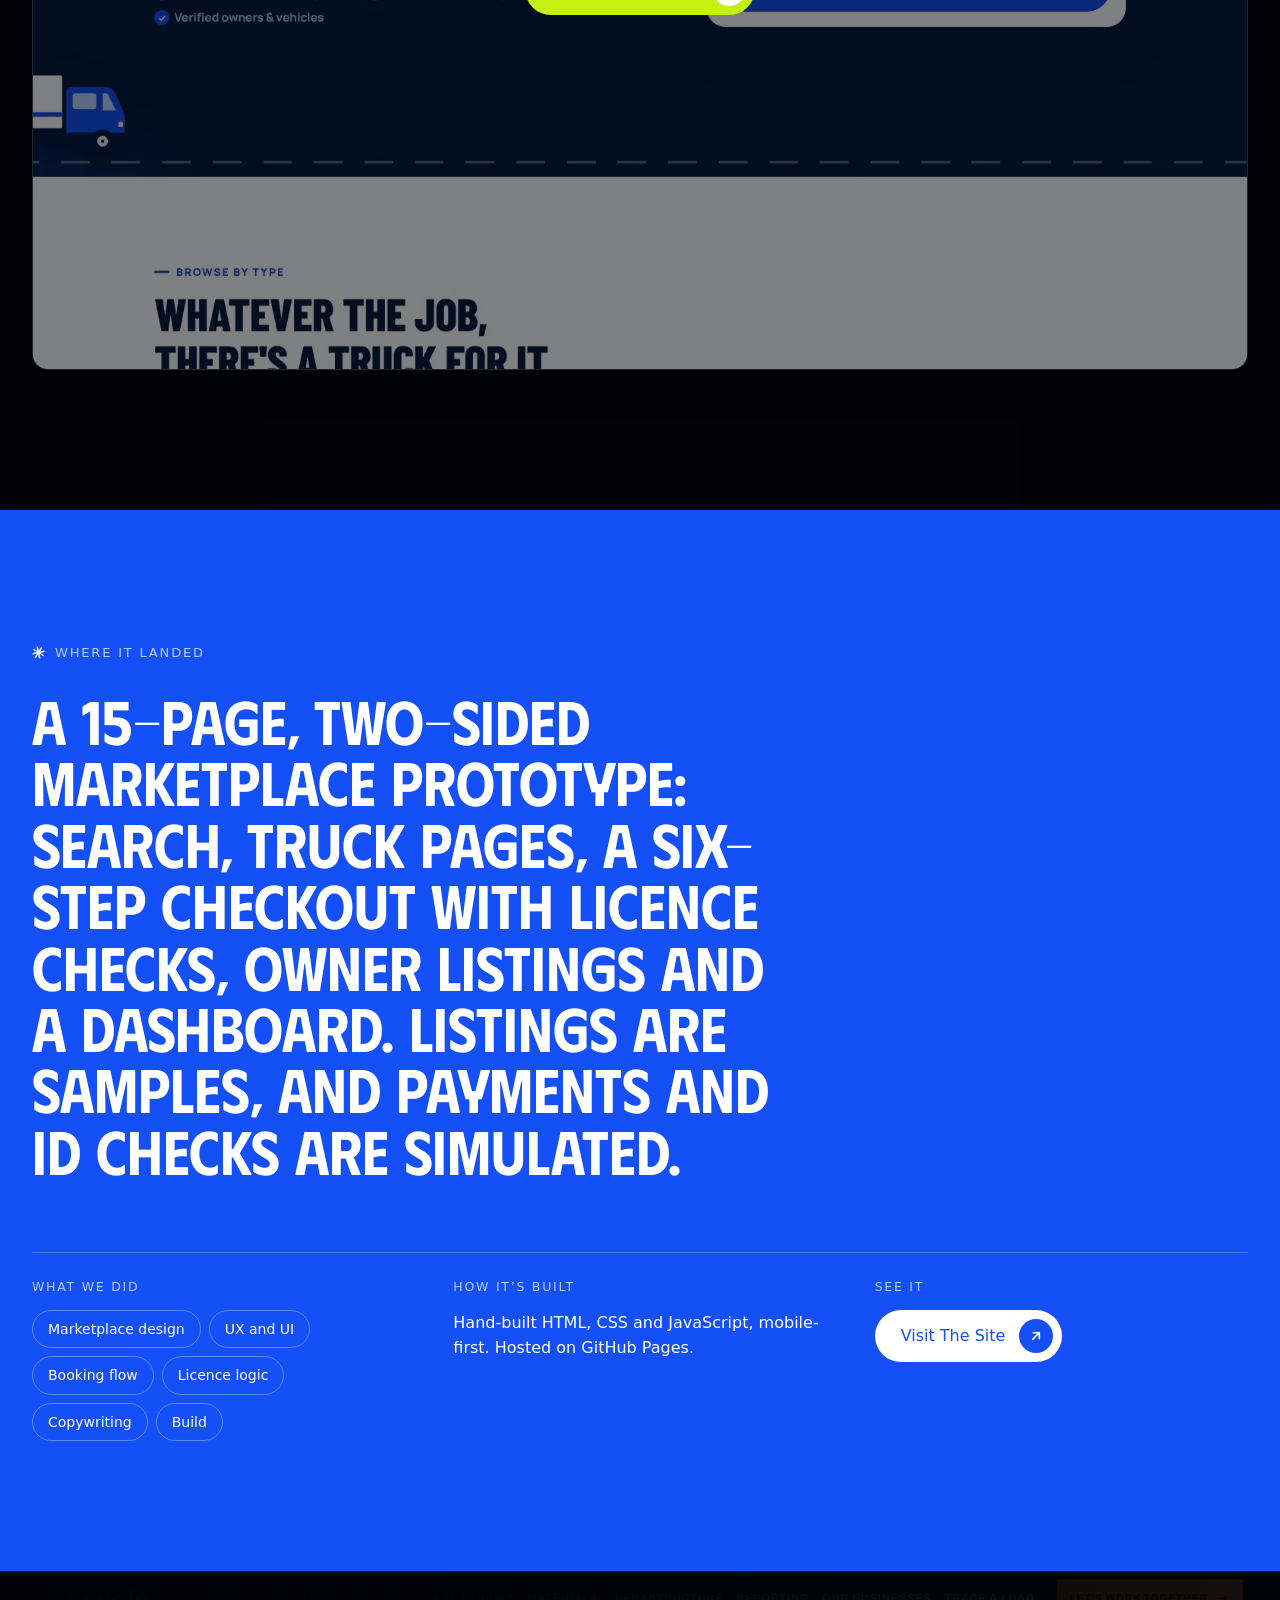
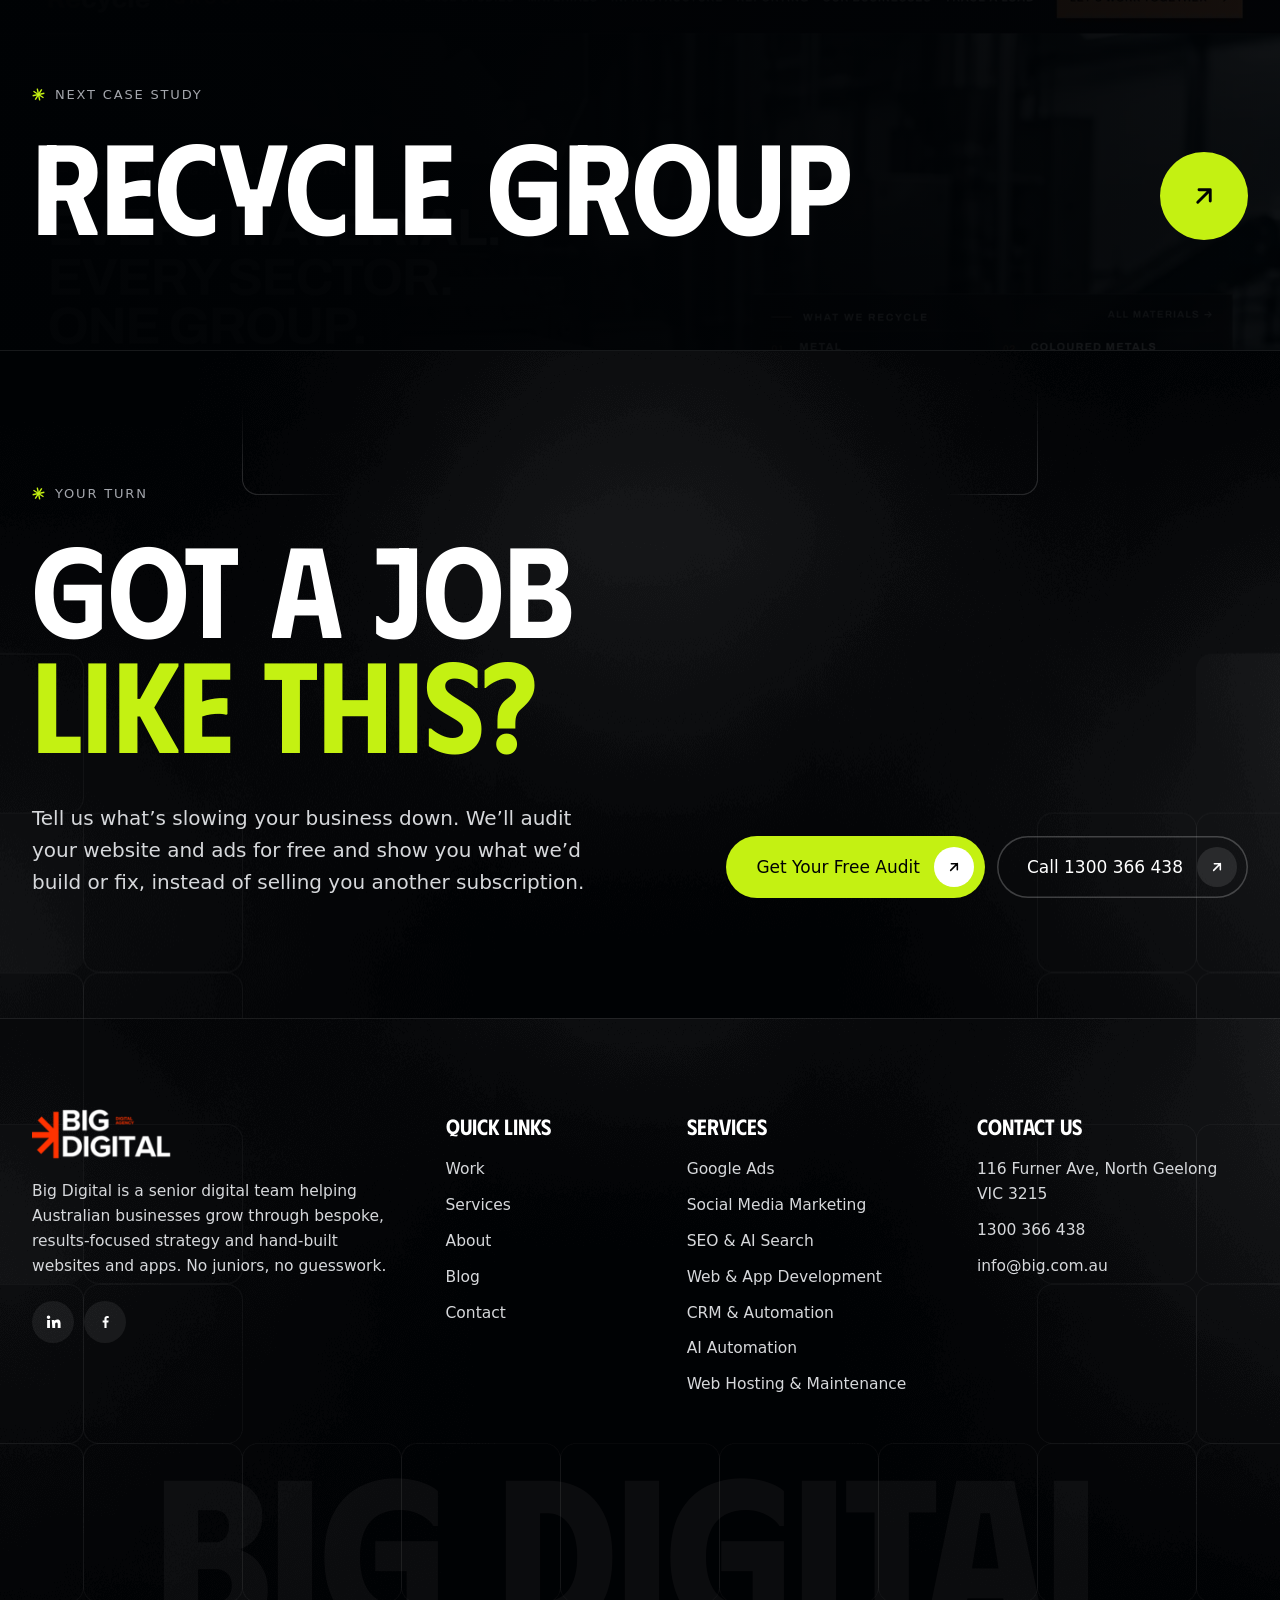
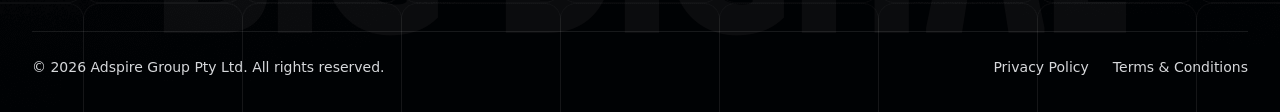
<file: truckrentals/index.html>
<!doctype html>
<html lang="en-AU"><head>
<meta charset="utf-8"><meta name="viewport" content="width=device-width,initial-scale=1">
<title>TruckRentals: Truck rental marketplace | Big Digital</title><meta name="description" content="A two-sided marketplace where owners rent out their utes, vans and trucks, and renters find one their licence covers, priced upfront.">
<meta property="og:title" content="TruckRentals: Truck rental marketplace | Big Digital"><meta property="og:description" content="A two-sided marketplace where owners rent out their utes, vans and trucks, and renters find one their licence covers, priced upfront."><meta property="og:type" content="website">
<meta property="og:image" content="https://rdodeployme.github.io/big-media-case-studies/img/bd-results.webp"><meta name="theme-color" content="#000204">
<link rel="icon" href="../assets/favicon.svg" type="image/svg+xml">
<link rel="preconnect" href="https://fonts.googleapis.com"><link rel="preconnect" href="https://fonts.gstatic.com" crossorigin>
<link href="https://fonts.googleapis.com/css2?family=Google+Sans:wght@400;500;600;700&family=Phudu:wght@500;600;700&display=swap" rel="stylesheet">
<link rel="stylesheet" href="../assets/site.css">
<style>:root{--a:#1450F5;--a-ink:#FFFFFF;--a-dark:#0B3BC4}</style>
</head><body class="case">
<div class="prog" aria-hidden="true"></div>
<header class="top"><div class="wrap"><div class="bar">
  <a class="logo" href="../" aria-label="Big Digital: our work"><img src="../img/bd-logo.png" alt="Big Digital" width="156" height="56"></a>
  <nav class="nav" aria-label="Main"><a class="on" href="../#work">Work</a><a href="../#services">Services</a><a href="https://big.com.au/about/" target="_blank" rel="noopener">About</a><a href="../#contact">Contact</a></nav>
  <a class="btn " href="../#contact">Talk To Us<span class="ic"><svg viewBox="0 0 24 24" fill="none" stroke="currentColor" stroke-width="2.3" stroke-linecap="round" stroke-linejoin="round"><path d="M7 17 17 7M8 7h9v9"/></svg></span></a>
</div></div></header>
<main>
<section class="c-hero pat"><div class="wrap">
  <div class="crumb rv"><a href="../#work">Work</a><span>/</span><span>TruckRentals</span></div>
  <h1 class="rv d1">A truck marketplace that checks your licence <em>before you book.</em></h1>
  <p class="c-line rv d2">A two-sided marketplace where owners rent out their utes, vans and trucks, and renters find one their licence covers, priced upfront.</p>
  <dl class="c-meta rv d3"><div><dt>Client</dt><dd>TruckRentals.com.au (Recycle Group)</dd></div><div><dt>Service</dt><dd>Marketplace web app</dd></div><div><dt>Year</dt><dd>2026</dd></div><div><dt>Live</dt><dd><a href="https://rdodeployme.github.io/truckhire-com-au/" target="_blank" rel="noopener">Live preview ↗</a></dd></div></dl>
  <div class="stagewrap"><div class="tilt"><div class="frame" data-zoom="../img/truck-hero.webp" data-cap="TruckRentals" role="button" tabindex="0"><div class="bar"><i></i><i></i><i></i><em>rdodeployme.github.io/truckhire-com-au</em></div><img src="../img/truck-hero.webp" alt="TruckRentals" width="1600" height="1000"></div></div></div>
</div></section>
<section class="stats"><div class="wrap"><div class="g"><div class="rv"><b class="ac"><span data-n="15">15</span></b><span>pages built</span></div><div class="rv"><b class=""><span data-n="14">14</span></b><span>trucks listed</span></div><div class="rv"><b class=""><span data-n="6">6</span></b><span>licence classes covered</span></div><div class="rv"><b class=""><span data-n="2">2</span></b><span>sides: renters and owners</span></div></div></div></section>
<nav class="subnav" aria-label="Sections"><div class="wrap"><span class="nm">TruckRentals</span><a href="#brief">The brief</a><a href="#build">What we built</a><a href="#screens">Screens</a><a href="#live">Try it</a><a href="#result">Result</a></div></nav>
<div class="light">
<section class="sec" id="brief"><div class="wrap">
  <div class="k rv">The brief</div><h2 class="h2 rv d1">What they <em>needed</em></h2>
  <div class="pg"><div class="rv"><h3>The problem</h3><p>Plenty of utes, vans and trucks sit parked on their days off, while people with a job on can’t easily find the right size truck, or tell whether their licence even covers it.</p></div><div class="rv d1"><h3>The goal</h3><p>One marketplace for both sides: renters find a truck their licence allows, see the full price and book in minutes, and owners approve every rental and earn from idle days.</p></div></div>
</div></section>
<section class="sec" id="build" style="padding-top:0"><div class="wrap">
  <div class="k rv">What we built</div><h2 class="h2 rv d1" style="margin-bottom:56px">The <em>work</em></h2>
  <article class="feat"><div class="ft rv"><div class="num">01</div><h3>Licence first</h3><p>Tap your licence class and see only the trucks you can legally drive, matched by GVM. A licence guide explains every class, from a car licence to multi-combination.</p></div>
<figure class="rv d1"><div class="frame" data-zoom="../img/truck-licence.webp" data-cap="Tap your licence class, see only the trucks it covers" role="button" tabindex="0"><div class="bar"><i></i><i></i><i></i></div><img src="../img/truck-licence.webp" alt="Tap your licence class, see only the trucks it covers" width="1600" height="1000" loading=lazy decoding=async></div><figcaption>Tap your licence class, see only the trucks it covers</figcaption></figure></article><article class="feat"><div class="ft rv"><div class="num">02</div><h3>Not sure what size?</h3><p>Pick what you’re moving, from a studio apartment to pallets of stock or a load of soil, and it suggests a truck size and shows the matches.</p></div>
<figure class="rv d1"><div class="frame" data-zoom="../img/truck-size.webp" data-cap="The size finder: tell it what’s going in" role="button" tabindex="0"><div class="bar"><i></i><i></i><i></i></div><img src="../img/truck-size.webp" alt="The size finder: tell it what’s going in" width="1600" height="1000" loading=lazy decoding=async></div><figcaption>The size finder: tell it what’s going in</figcaption></figure></article><article class="feat"><div class="ft rv"><div class="num">03</div><h3>Checks built into checkout</h3><p>Six steps: trip, driver, checks, cover, payment, done. Kilometres, cover, fees and the bond are all on screen before anyone pays.</p></div>
<figure class="rv d1"><div class="frame" data-zoom="../img/truck-book.webp" data-cap="Checkout: every cost on screen before you pay" role="button" tabindex="0"><div class="bar"><i></i><i></i><i></i></div><img src="../img/truck-book.webp" alt="Checkout: every cost on screen before you pay" width="1600" height="1000" loading=lazy decoding=async></div><figcaption>Checkout: every cost on screen before you pay</figcaption></figure></article><article class="feat"><div class="ft rv"><div class="num">04</div><h3>Owners stay in control</h3><p>Owners see what an idle truck could earn, approve every rental, block out their own days and get paid after each job.</p></div>
<figure class="rv d1"><div class="frame" data-zoom="../img/truck-owner.webp" data-cap="For owners: what could your truck earn?" role="button" tabindex="0"><div class="bar"><i></i><i></i><i></i></div><img src="../img/truck-owner.webp" alt="For owners: what could your truck earn?" width="1600" height="1000" loading=lazy decoding=async></div><figcaption>For owners: what could your truck earn?</figcaption></figure></article>
</div></section>
</div>
<section class="gal" id="screens"><div class="wrap galhead"><div><div class="k rv">Screens</div><h2 class="h2 rv d1">More <em>of it</em></h2></div>
<div class="arrows rv"><button type="button" data-d="-1" aria-label="Scroll back"><svg viewBox="0 0 24 24" fill="none" stroke="currentColor" stroke-width="2" stroke-linecap="round" stroke-linejoin="round"><path d="M19 12H5M11 6l-6 6 6 6"/></svg></button><button type="button" data-d="1" aria-label="Scroll forward"><svg viewBox="0 0 24 24" fill="none" stroke="currentColor" stroke-width="2" stroke-linecap="round" stroke-linejoin="round"><path d="M5 12h14M13 6l6 6-6 6"/></svg></button></div></div>
<div class="strip"><figure><div class="frame" data-zoom="../img/truck-list.webp" data-cap="Trucks for rent, filtered by licence" role="button" tabindex="0"><div class="bar"><i></i><i></i><i></i></div><img src="../img/truck-list.webp" alt="Trucks for rent, filtered by licence" width="1600" height="1000" loading=lazy decoding=async></div><figcaption>Trucks for rent, filtered by licence</figcaption></figure><figure><div class="frame" data-zoom="../img/truck-detail.webp" data-cap="A truck page: specs, availability and the full price" role="button" tabindex="0"><div class="bar"><i></i><i></i><i></i></div><img src="../img/truck-detail.webp" alt="A truck page: specs, availability and the full price" width="1600" height="1000" loading=lazy decoding=async></div><figcaption>A truck page: specs, availability and the full price</figcaption></figure><figure><div class="frame" data-zoom="../img/truck-guide.webp" data-cap="The licence guide: what can I drive?" role="button" tabindex="0"><div class="bar"><i></i><i></i><i></i></div><img src="../img/truck-guide.webp" alt="The licence guide: what can I drive?" width="1600" height="1000" loading=lazy decoding=async></div><figcaption>The licence guide: what can I drive?</figcaption></figure><figure><div class="frame" data-zoom="../img/truck-checked.webp" data-cap="Checked on both sides: drivers, trucks and owners" role="button" tabindex="0"><div class="bar"><i></i><i></i><i></i></div><img src="../img/truck-checked.webp" alt="Checked on both sides: drivers, trucks and owners" width="1600" height="1000" loading=lazy decoding=async></div><figcaption>Checked on both sides: drivers, trucks and owners</figcaption></figure></div>
<div class="wrap"><div class="phones"><div class="phone rv d0"><img src="../img/truck-m2.webp" alt="TruckRentals on a phone" loading="lazy" width="390" height="800"></div><div class="phone rv d1"><img src="../img/truck-m1.webp" alt="TruckRentals on a phone" loading="lazy" width="390" height="800"></div><div class="phone rv d2"><img src="../img/truck-m3.webp" alt="TruckRentals on a phone" loading="lazy" width="390" height="800"></div></div></div></section>

<section class="live" id="live"><div class="wrap">
<div class="row2"><div><div class="k rv">Try it</div><h2 class="h2 rv d1">Don’t take <em>our word</em> for it.</h2></div>
<span class="rv"><a class="btn ghost" href="https://rdodeployme.github.io/truckhire-com-au/" target="_blank" rel="noopener">Open Full Screen<span class="ic"><svg viewBox="0 0 24 24" fill="none" stroke="currentColor" stroke-width="2.3" stroke-linecap="round" stroke-linejoin="round"><path d="M7 17 17 7M8 7h9v9"/></svg></span></a></span></div>
<div class="frame rv d1"><div class="bar"><i></i><i></i><i></i><em>The TruckRentals marketplace, live</em></div>
<div class="vp" style="background-image:url(../img/truck-hero.webp)"><iframe title="The TruckRentals marketplace, live" data-src="https://rdodeployme.github.io/truckhire-com-au/" loading="lazy"></iframe>
<div class="cover"><button class="btn" type="button">Load The Live Site<span class="ic"><svg viewBox="0 0 24 24" fill="none" stroke="currentColor" stroke-width="2.3" stroke-linecap="round" stroke-linejoin="round"><path d="M7 17 17 7M8 7h9v9"/></svg></span></button></div></div></div>
</div></section>
<section class="result" id="result"><div class="wrap">
  <div class="k rv">Where it landed</div>
  <p class="big rv d1">A 15-page, two-sided marketplace prototype: search, truck pages, a six-step checkout with licence checks, owner listings and a dashboard. Listings are samples, and payments and ID checks are simulated.</p>
  <div class="cols rv d2"><div><h4>What we did</h4><ul><li>Marketplace design</li><li>UX and UI</li><li>Booking flow</li><li>Licence logic</li><li>Copywriting</li><li>Build</li></ul></div>
  <div><h4>How it’s built</h4><p>Hand-built HTML, CSS and JavaScript, mobile-first. Hosted on GitHub Pages.</p></div><div><h4>See it</h4><a class="btn " href="https://rdodeployme.github.io/truckhire-com-au/" target="_blank" rel="noopener">Visit The Site<span class="ic"><svg viewBox="0 0 24 24" fill="none" stroke="currentColor" stroke-width="2.3" stroke-linecap="round" stroke-linejoin="round"><path d="M7 17 17 7M8 7h9v9"/></svg></span></a></div></div>
</div></section>
<a class="next" href="../recycle-group/"><img src="../img/recycle-hero.webp" alt="" loading="lazy">
<div class="wrap"><div><div class="k">Next case study</div><strong>Recycle Group</strong></div><span class="ar"><svg viewBox="0 0 24 24" fill="none" stroke="currentColor" stroke-width="2.3" stroke-linecap="round" stroke-linejoin="round"><path d="M7 17 17 7M8 7h9v9"/></svg></span></div></a>
<section class="cta pat"><div class="wrap">
  <div class="k rv">Your turn</div>
  <h2 class="rv d1">Got a job<br><em>like this?</em></h2>
  <div class="row3 rv d2"><p>Tell us what’s slowing your business down. We’ll audit your website and ads for free and show you what we’d build or fix, instead of selling you another subscription.</p>
  <div style="display:flex;gap:12px;flex-wrap:wrap"><a class="btn big" href="../#contact">Get Your Free Audit<span class="ic"><svg viewBox="0 0 24 24" fill="none" stroke="currentColor" stroke-width="2.3" stroke-linecap="round" stroke-linejoin="round"><path d="M7 17 17 7M8 7h9v9"/></svg></span></a><a class="btn ghost big" href="tel:1300366438">Call 1300 366 438<span class="ic"><svg viewBox="0 0 24 24" fill="none" stroke="currentColor" stroke-width="2.3" stroke-linecap="round" stroke-linejoin="round"><path d="M7 17 17 7M8 7h9v9"/></svg></span></a></div></div>
</div></section>
</main><footer class="foot"><div class="wrap">
<div class="f-grid">
  <div><img src="../img/bd-logo.png" alt="Big Digital" width="156" height="56" loading="lazy">
    <p>Big Digital is a senior digital team helping Australian businesses grow through bespoke, results-focused strategy and hand-built websites and apps. No juniors, no guesswork.</p>
    <div class="soc"><a href="https://www.linkedin.com/company/big-digital-aus/" target="_blank" rel="noopener" aria-label="LinkedIn"><svg viewBox="0 0 24 24" fill="currentColor"><path d="M4.98 3.5a2.5 2.5 0 1 1 0 5 2.5 2.5 0 0 1 0-5zM3 9.75h4V21H3zM9.5 9.75h3.83v1.54h.06c.53-1 1.84-2.06 3.79-2.06 4.05 0 4.8 2.67 4.8 6.14V21h-4v-5.02c0-1.2-.02-2.74-1.67-2.74-1.67 0-1.93 1.3-1.93 2.65V21h-4z"/></svg></a><a href="https://www.facebook.com/profile.php?id=61585934444174" target="_blank" rel="noopener" aria-label="Facebook"><svg viewBox="0 0 24 24" fill="currentColor"><path d="M13.5 21v-7.5h2.5l.4-3h-2.9V8.6c0-.87.25-1.46 1.5-1.46H16.6V4.45A20 20 0 0 0 14.3 4.3c-2.3 0-3.8 1.4-3.8 3.95v2.25H8v3h2.5V21z"/></svg></a></div></div>
  <div><h4>Quick links</h4><ul><li><a href="../#work">Work</a></li><li><a href="../#services">Services</a></li><li><a href="https://big.com.au/about/" target="_blank" rel="noopener">About</a></li><li><a href="https://big.com.au/blog/" target="_blank" rel="noopener">Blog</a></li><li><a href="../#contact">Contact</a></li></ul></div>
  <div><h4>Services</h4><ul><li><a href="https://big.com.au/services/google-ads/" target="_blank" rel="noopener">Google Ads</a></li><li><a href="https://big.com.au/services/social-media-marketing/" target="_blank" rel="noopener">Social Media Marketing</a></li><li><a href="https://big.com.au/services/seo-aeo-geo/" target="_blank" rel="noopener">SEO &amp; AI Search</a></li><li><a href="https://big.com.au/services/web-app-development/" target="_blank" rel="noopener">Web &amp; App Development</a></li><li><a href="https://big.com.au/services/crm-automation/" target="_blank" rel="noopener">CRM &amp; Automation</a></li><li><a href="https://big.com.au/services/ai-automation/" target="_blank" rel="noopener">AI Automation</a></li><li><a href="https://big.com.au/services/web-hosting-maintenance/" target="_blank" rel="noopener">Web Hosting &amp; Maintenance</a></li></ul></div>
  <div><h4>Contact us</h4><ul><li>116 Furner Ave, North Geelong VIC 3215</li><li><a href="tel:1300366438">1300 366 438</a></li><li><a href="mailto:info@big.com.au">info@big.com.au</a></li></ul></div>
</div>
<div class="wm" aria-hidden="true">Big Digital</div>
<div class="f-bot"><span>© 2026 Adspire Group Pty Ltd. All rights reserved.</span><nav><a href="https://big.com.au/privacy-policy/" target="_blank" rel="noopener">Privacy Policy</a><a href="https://big.com.au/terms-and-conditions/" target="_blank" rel="noopener">Terms &amp; Conditions</a></nav></div>
</div></footer>
<a class="sticky" href="../#contact"><svg viewBox="0 0 24 24" fill="none" stroke="currentColor" stroke-width="2" stroke-linecap="round" stroke-linejoin="round"><path d="M21 12a8 8 0 0 1-11.6 7.1L4 20l1-4.6A8 8 0 1 1 21 12z"/><path d="M8.5 11h7M8.5 14.5h4.5"/></svg>Free Audit</a>
<div class="lb" role="dialog" aria-modal="true" aria-label="Screenshot"><img alt=""><div class="cap"></div><button class="x" aria-label="Close"><svg viewBox="0 0 24 24" fill="none" stroke="currentColor" stroke-width="2" stroke-linecap="round"><path d="M6 6l12 12M18 6L6 18"/></svg></button><button class="pv" aria-label="Previous"><svg viewBox="0 0 24 24" fill="none" stroke="currentColor" stroke-width="2" stroke-linecap="round" stroke-linejoin="round"><path d="M19 12H5M11 6l-6 6 6 6"/></svg></button><button class="nx" aria-label="Next"><svg viewBox="0 0 24 24" fill="none" stroke="currentColor" stroke-width="2" stroke-linecap="round" stroke-linejoin="round"><path d="M5 12h14M13 6l6 6-6 6"/></svg></button></div>
<script src="../assets/site.js" defer></script>
</body></html>
</file>
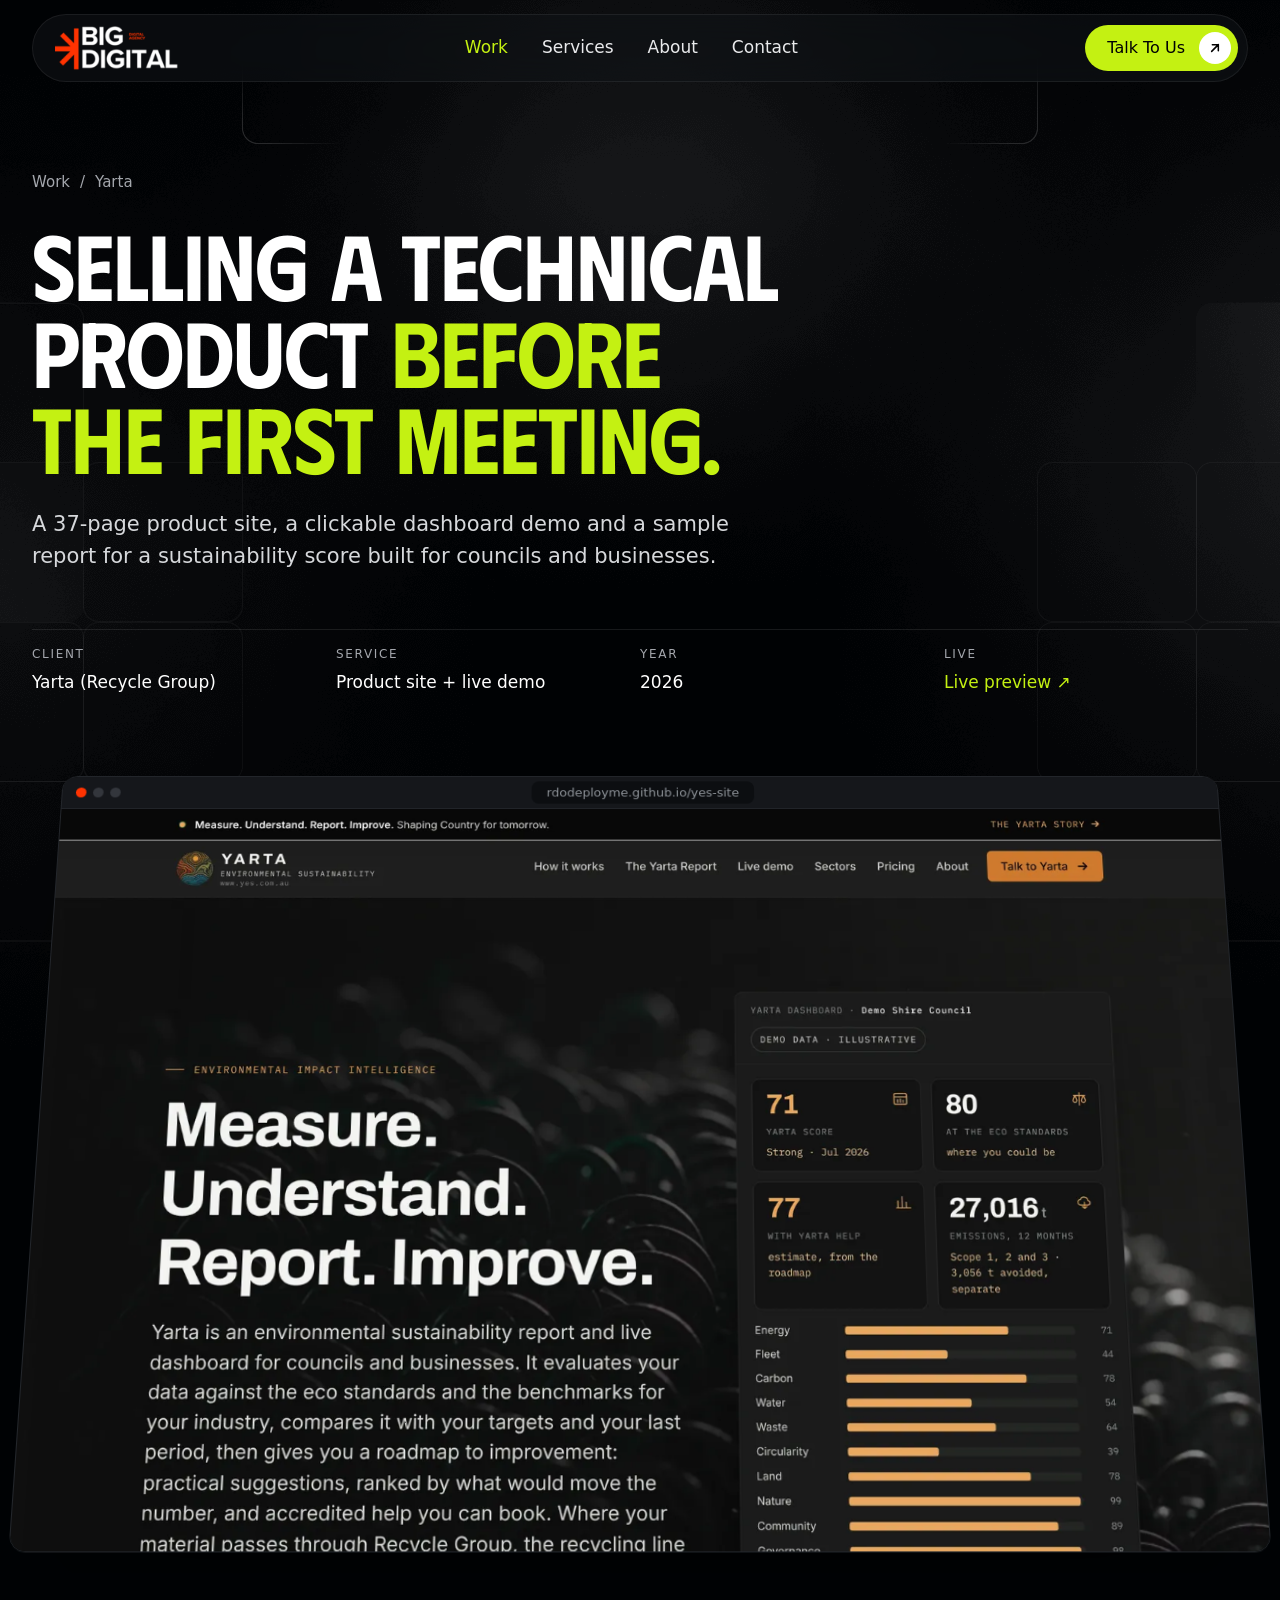
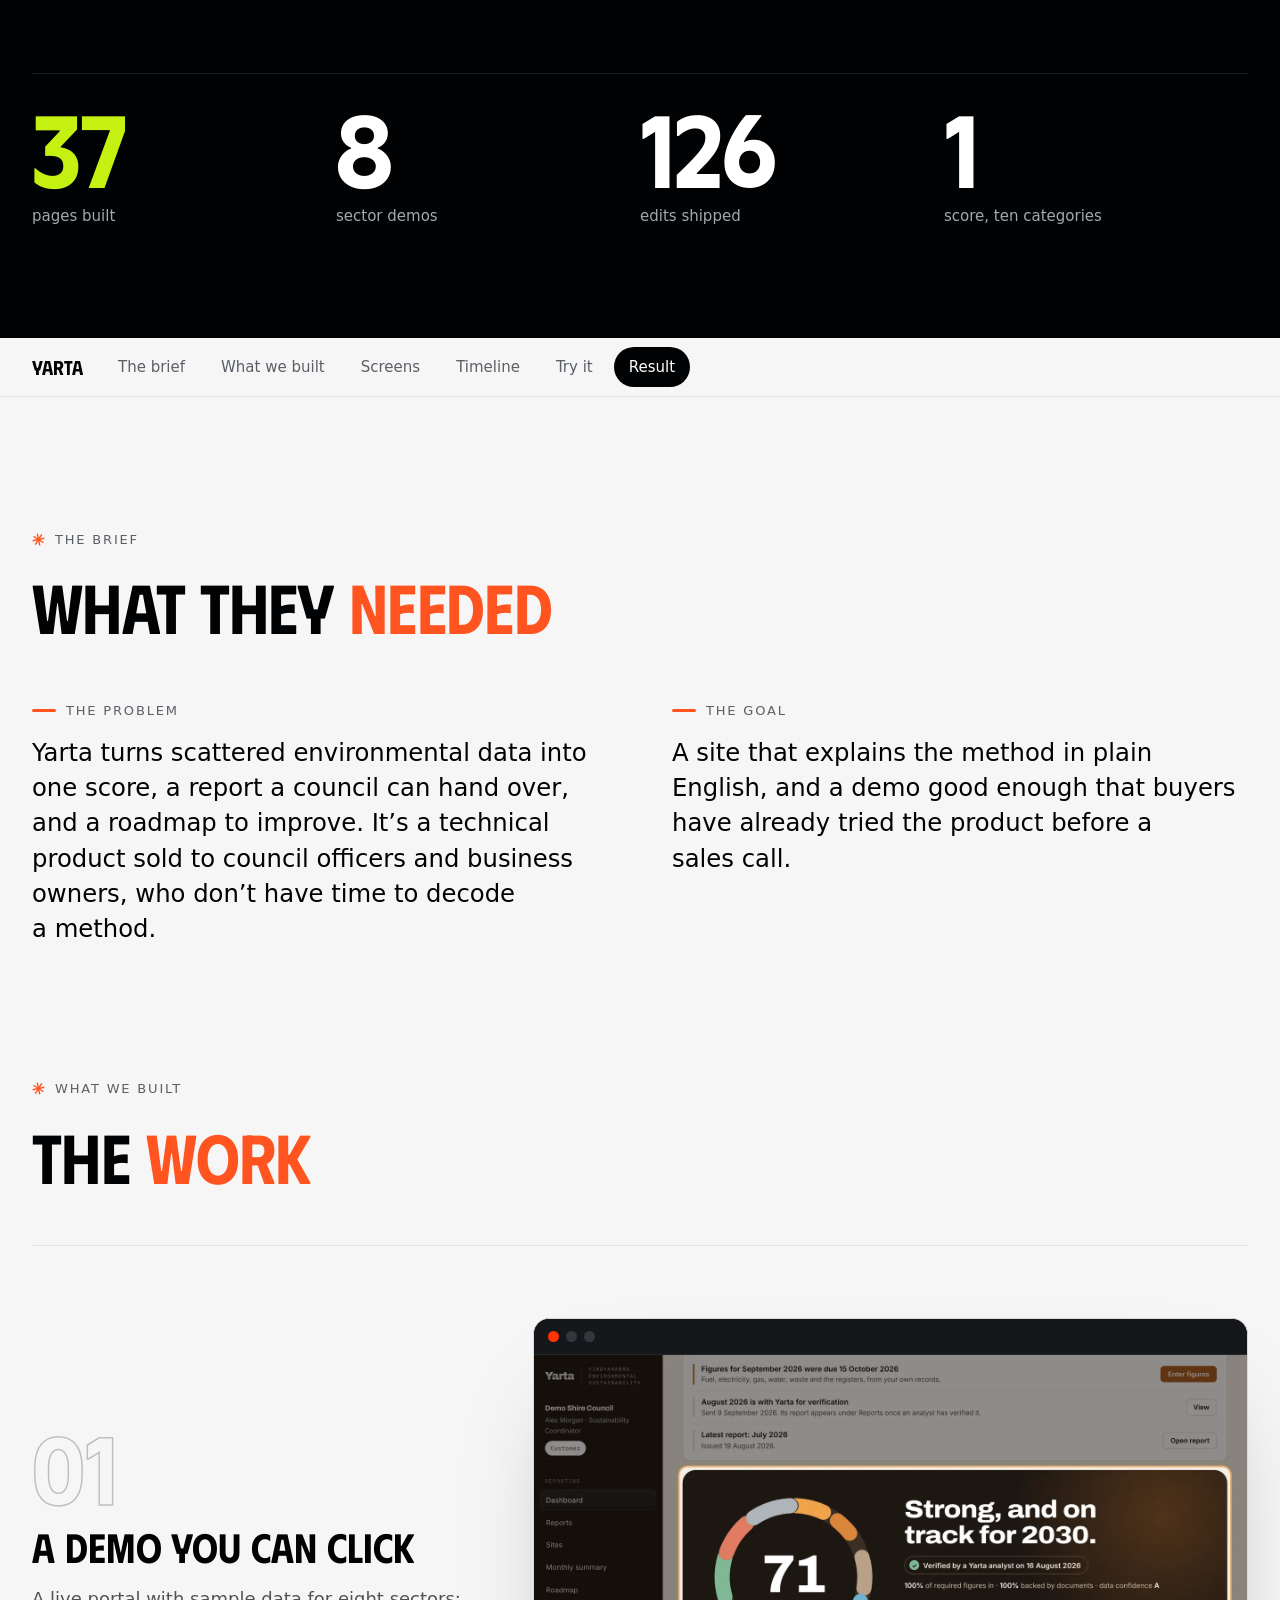
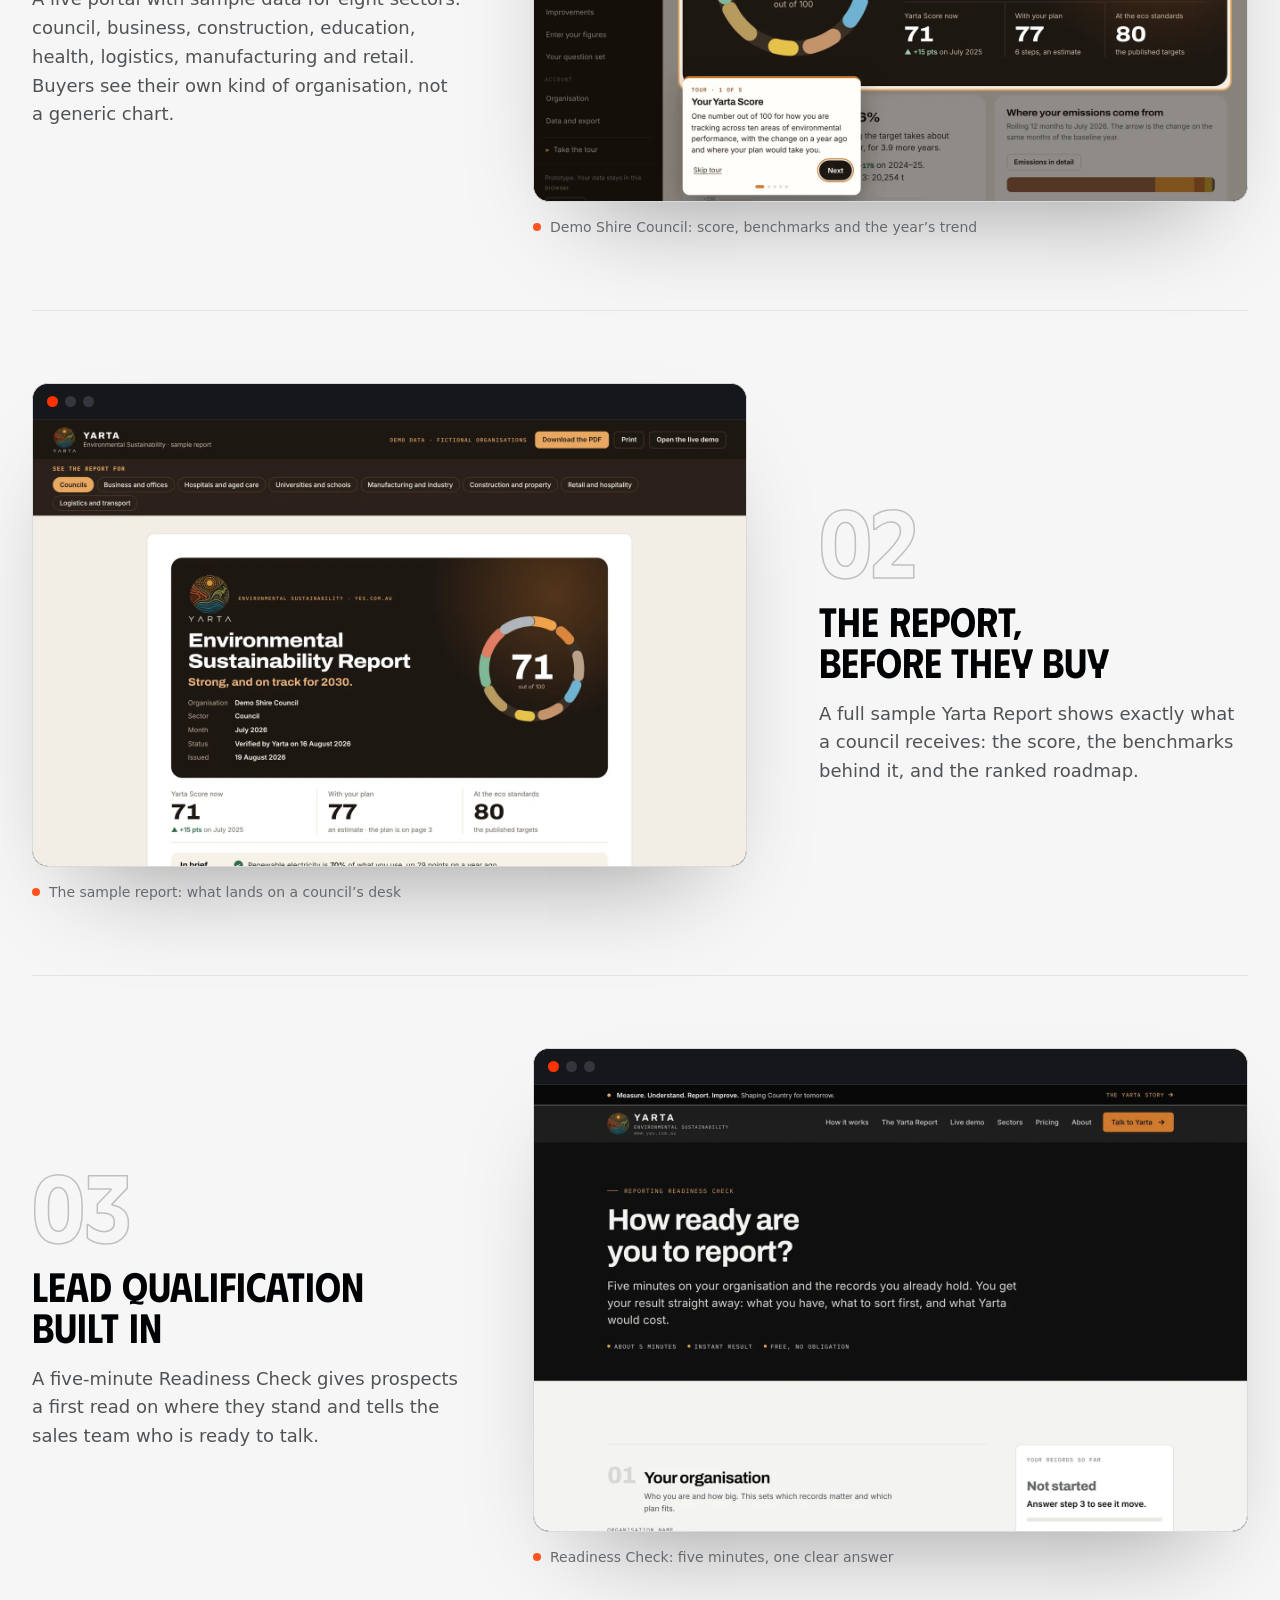
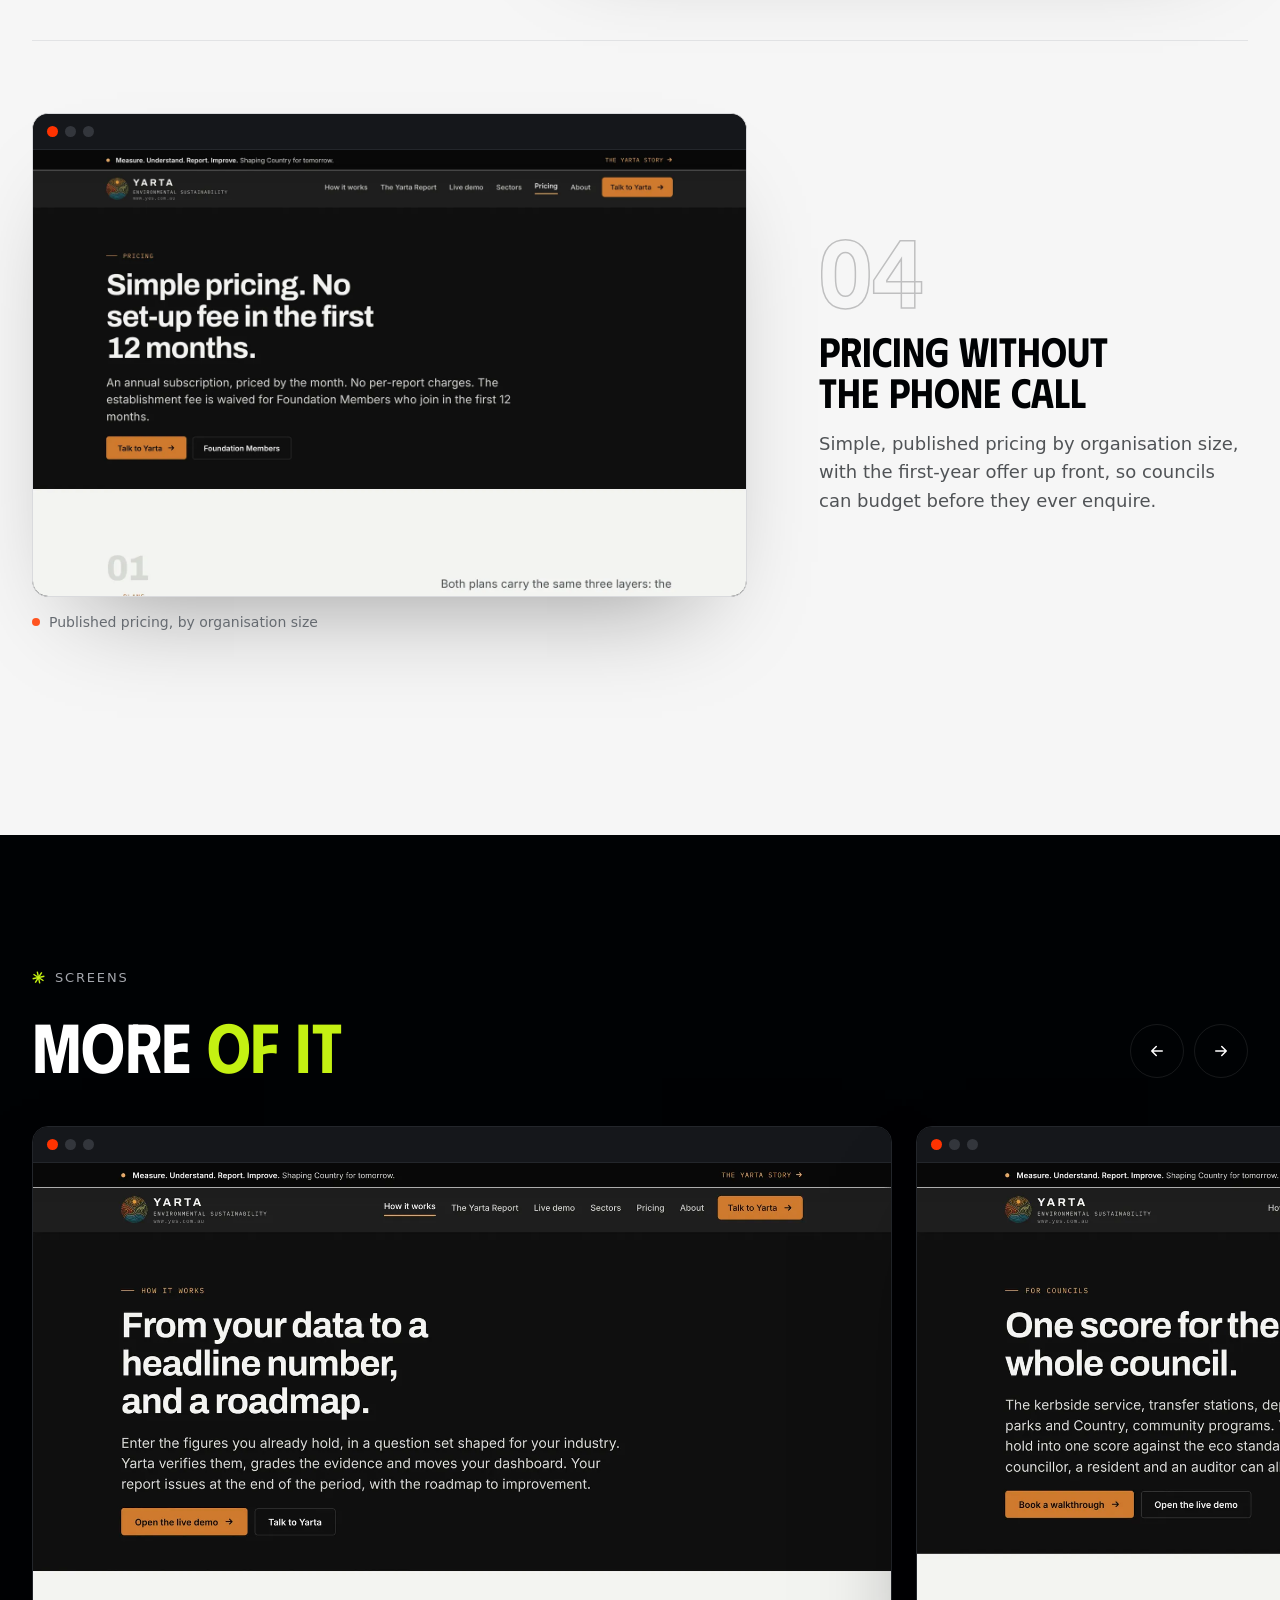
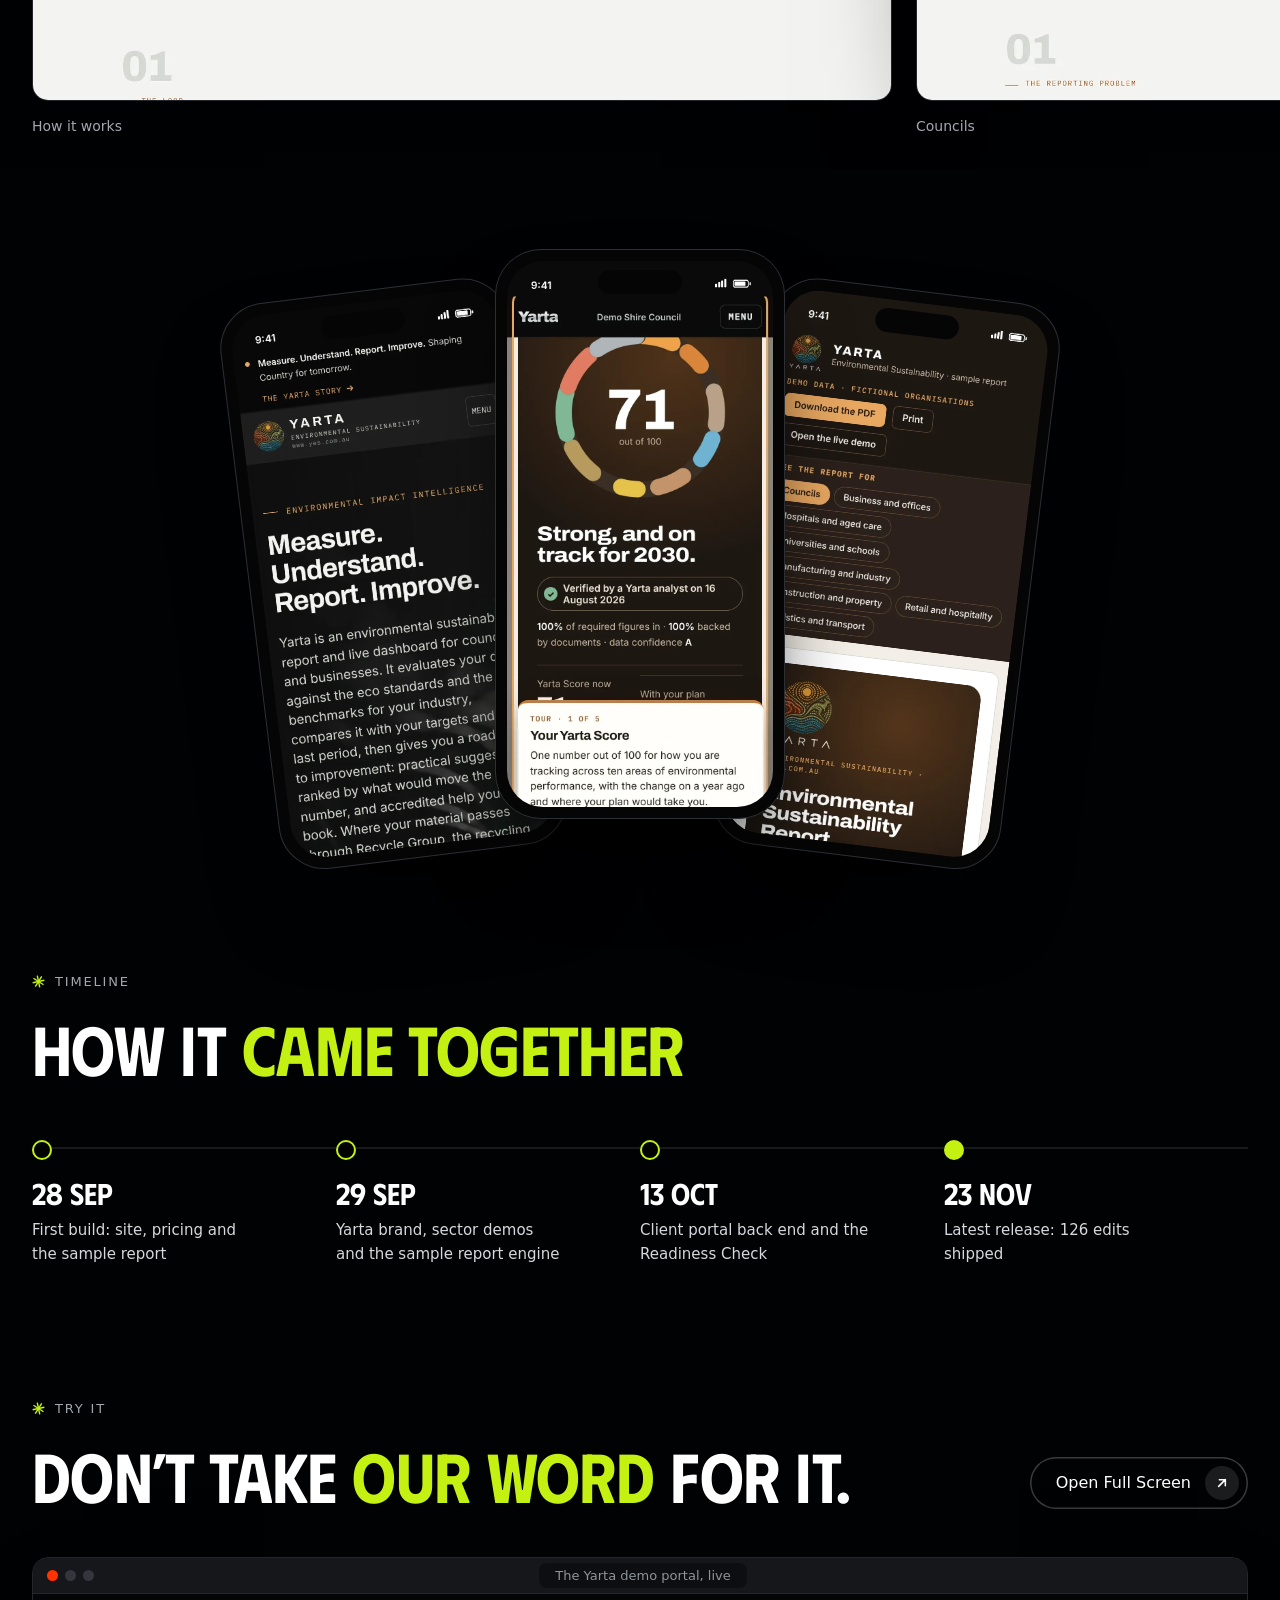
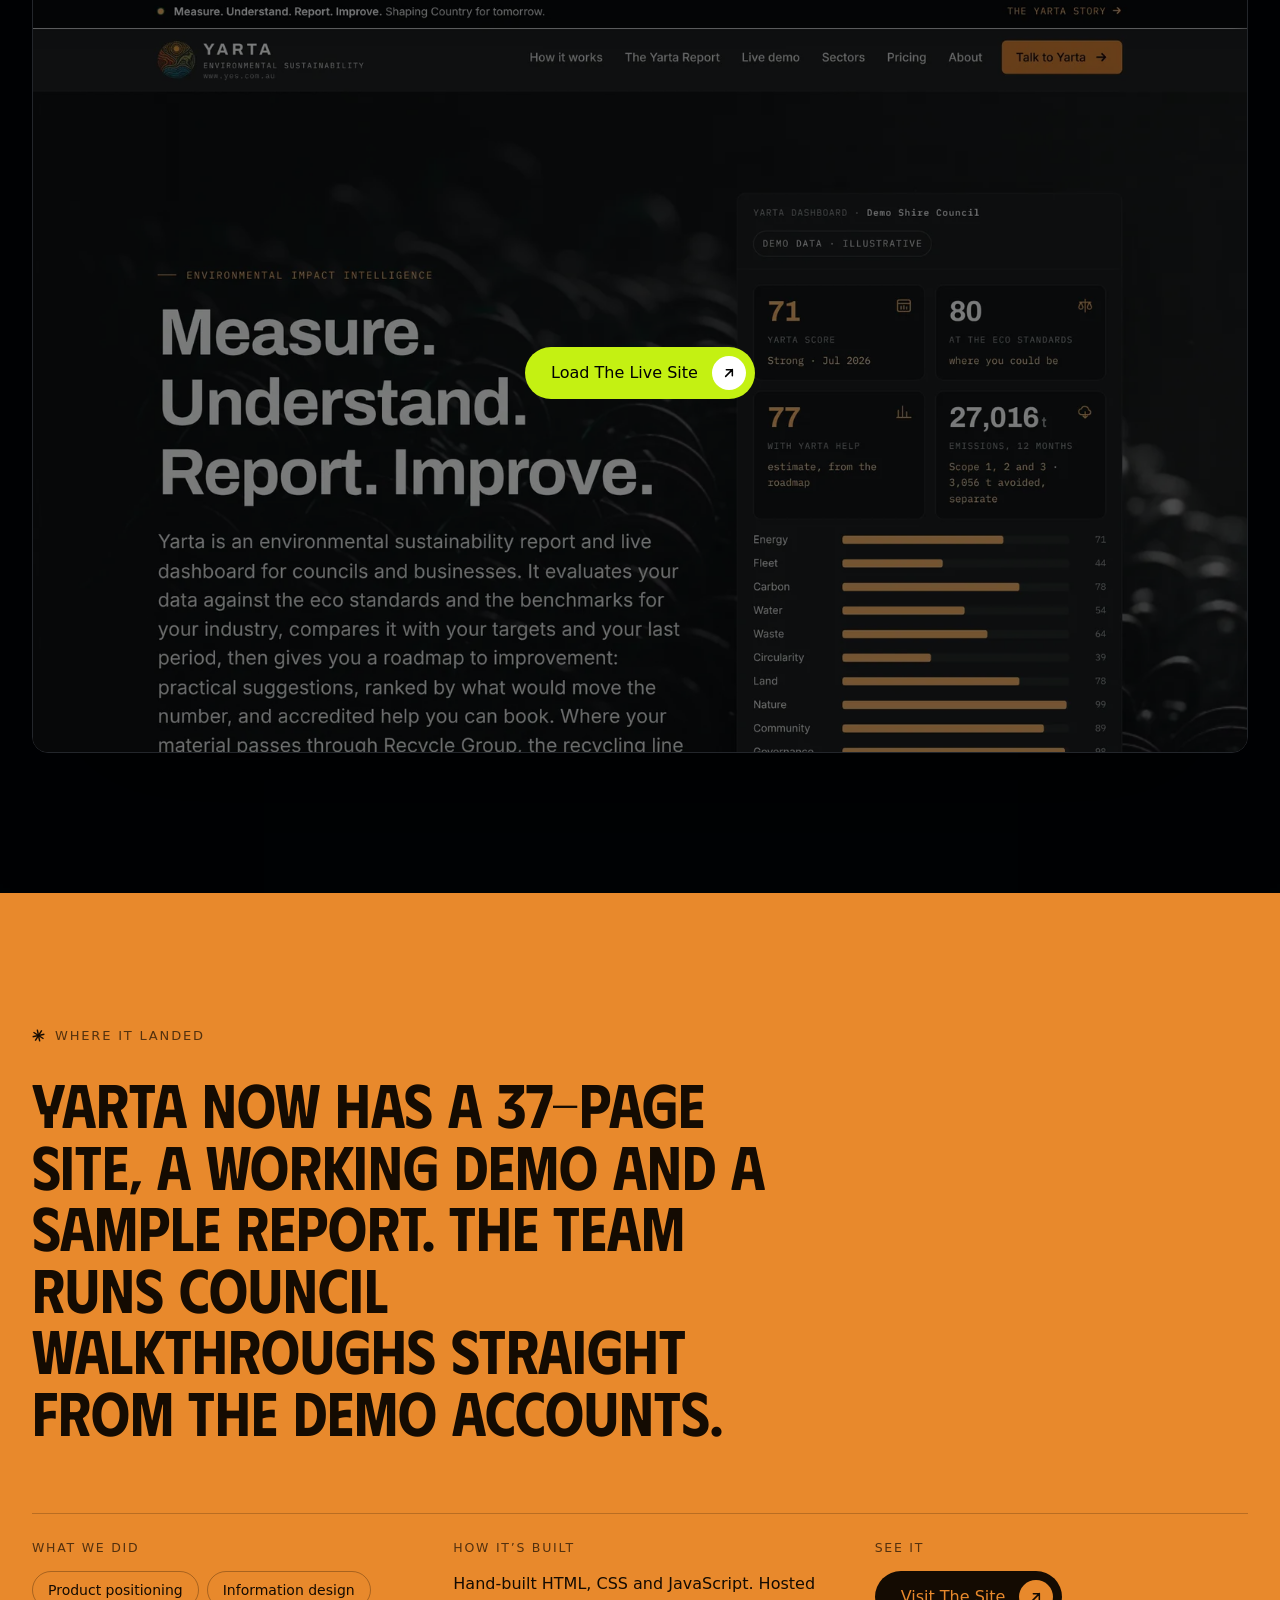
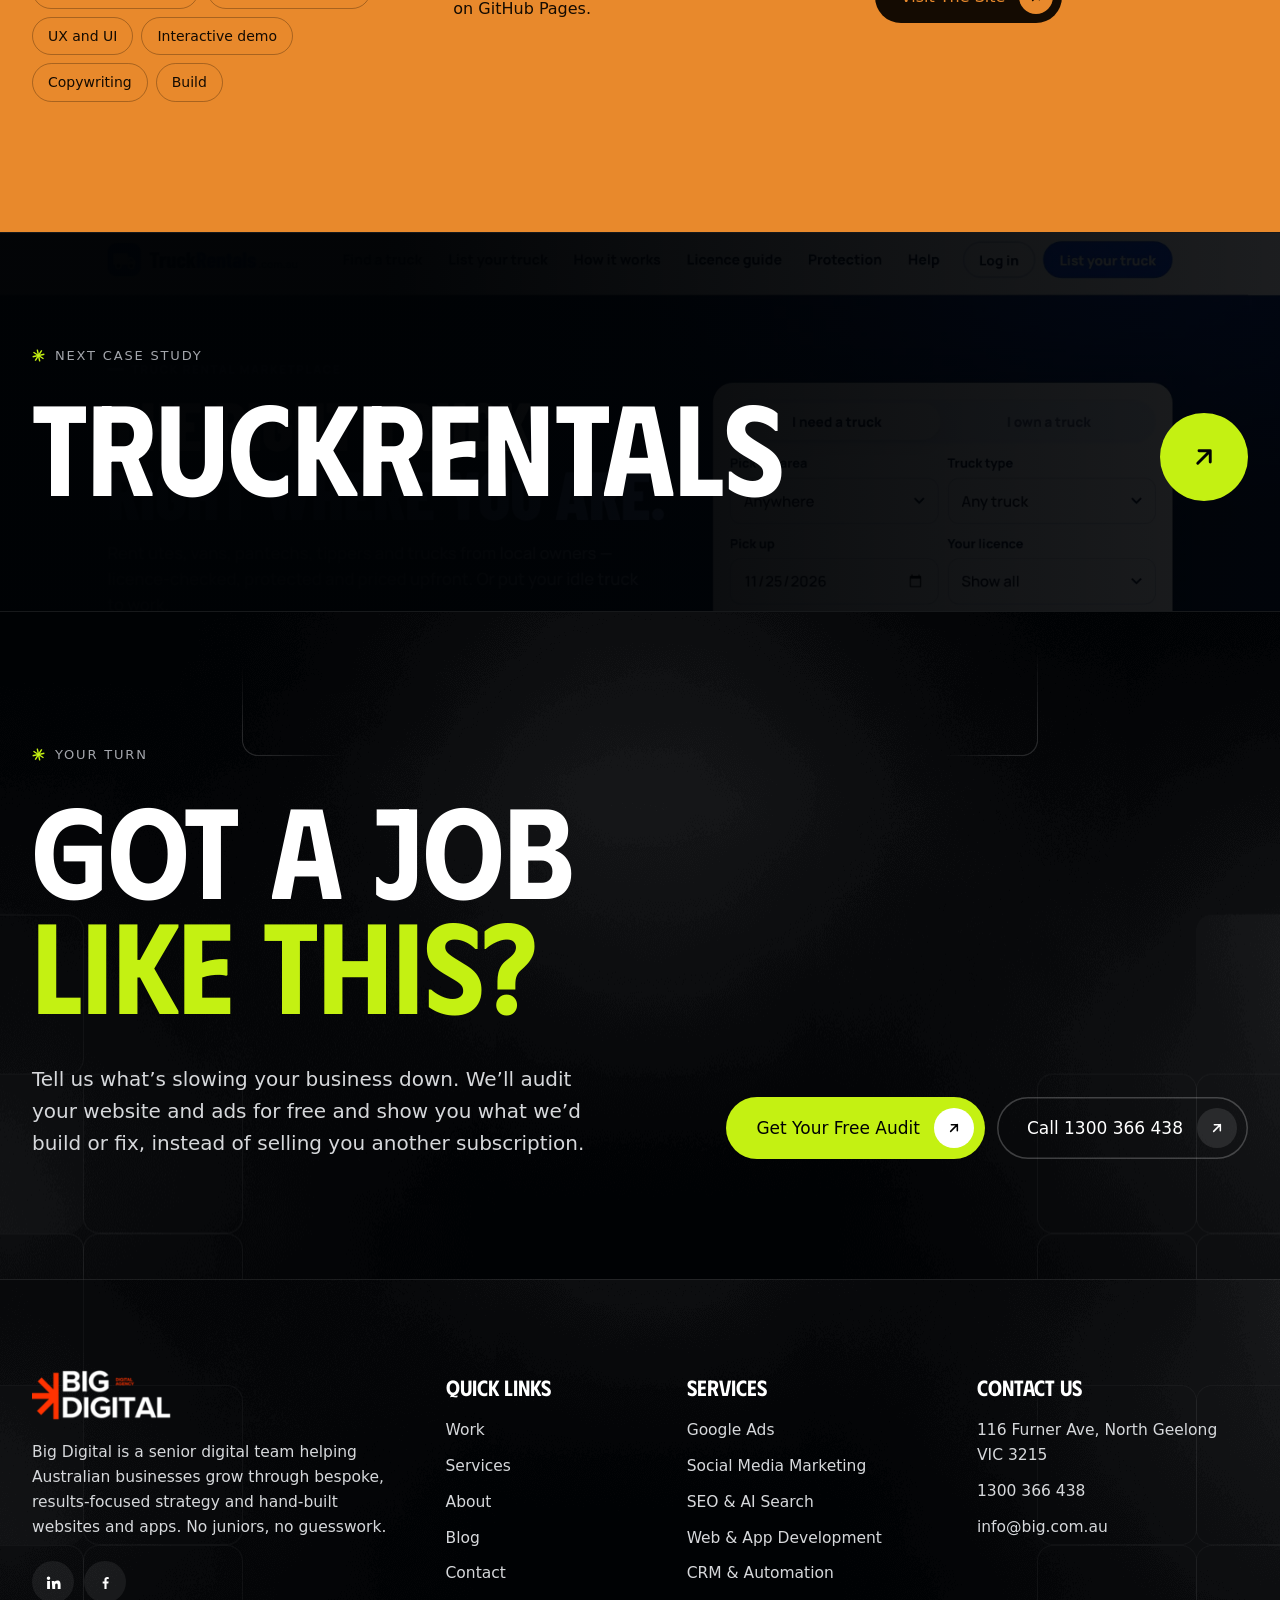
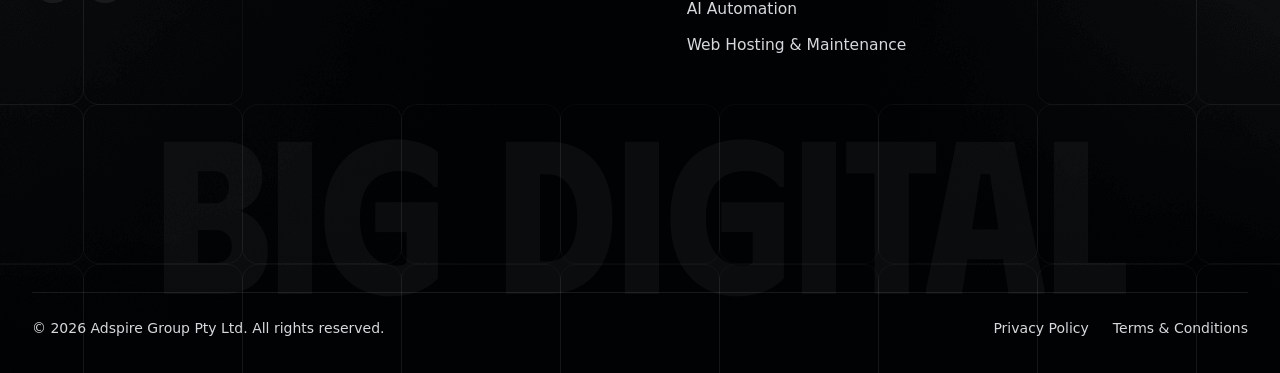
<file: yarta/index.html>
<!doctype html>
<html lang="en-AU"><head>
<meta charset="utf-8"><meta name="viewport" content="width=device-width,initial-scale=1">
<title>Yarta: Environmental reporting platform | Big Digital</title><meta name="description" content="A 37-page product site, a clickable dashboard demo and a sample report for a sustainability score built for councils and businesses.">
<meta property="og:title" content="Yarta: Environmental reporting platform | Big Digital"><meta property="og:description" content="A 37-page product site, a clickable dashboard demo and a sample report for a sustainability score built for councils and businesses."><meta property="og:type" content="website">
<meta property="og:image" content="https://rdodeployme.github.io/big-media-case-studies/img/bd-results.webp"><meta name="theme-color" content="#000204">
<link rel="icon" href="../assets/favicon.svg" type="image/svg+xml">
<link rel="preconnect" href="https://fonts.googleapis.com"><link rel="preconnect" href="https://fonts.gstatic.com" crossorigin>
<link href="https://fonts.googleapis.com/css2?family=Google+Sans:wght@400;500;600;700&family=Phudu:wght@500;600;700&display=swap" rel="stylesheet">
<link rel="stylesheet" href="../assets/site.css">
<style>:root{--a:#e8892c;--a-ink:#140b02;--a-dark:#b5631a}</style>
</head><body class="case">
<div class="prog" aria-hidden="true"></div>
<header class="top"><div class="wrap"><div class="bar">
  <a class="logo" href="../" aria-label="Big Digital: our work"><img src="../img/bd-logo.png" alt="Big Digital" width="156" height="56"></a>
  <nav class="nav" aria-label="Main"><a class="on" href="../#work">Work</a><a href="../#services">Services</a><a href="https://big.com.au/about/" target="_blank" rel="noopener">About</a><a href="../#contact">Contact</a></nav>
  <a class="btn " href="../#contact">Talk To Us<span class="ic"><svg viewBox="0 0 24 24" fill="none" stroke="currentColor" stroke-width="2.3" stroke-linecap="round" stroke-linejoin="round"><path d="M7 17 17 7M8 7h9v9"/></svg></span></a>
</div></div></header>
<main>
<section class="c-hero pat"><div class="wrap">
  <div class="crumb rv"><a href="../#work">Work</a><span>/</span><span>Yarta</span></div>
  <h1 class="rv d1">Selling a technical product <em>before the first meeting.</em></h1>
  <p class="c-line rv d2">A 37-page product site, a clickable dashboard demo and a sample report for a sustainability score built for councils and businesses.</p>
  <dl class="c-meta rv d3"><div><dt>Client</dt><dd>Yarta (Recycle Group)</dd></div><div><dt>Service</dt><dd>Product site + live demo</dd></div><div><dt>Year</dt><dd>2026</dd></div><div><dt>Live</dt><dd><a href="https://rdodeployme.github.io/yes-site/" target="_blank" rel="noopener">Live preview ↗</a></dd></div></dl>
  <div class="stagewrap"><div class="tilt"><div class="frame" data-zoom="../img/yarta-hero.webp" data-cap="Yarta" role="button" tabindex="0"><div class="bar"><i></i><i></i><i></i><em>rdodeployme.github.io/yes-site</em></div><img src="../img/yarta-hero.webp" alt="Yarta" width="1600" height="1000"></div></div></div>
</div></section>
<section class="stats"><div class="wrap"><div class="g"><div class="rv"><b class="ac"><span data-n="37">37</span></b><span>pages built</span></div><div class="rv"><b class=""><span data-n="8">8</span></b><span>sector demos</span></div><div class="rv"><b class=""><span data-n="126">126</span></b><span>edits shipped</span></div><div class="rv"><b class=""><span data-n="1">1</span></b><span>score, ten categories</span></div></div></div></section>
<nav class="subnav" aria-label="Sections"><div class="wrap"><span class="nm">Yarta</span><a href="#brief">The brief</a><a href="#build">What we built</a><a href="#screens">Screens</a><a href="#timeline">Timeline</a><a href="#live">Try it</a><a href="#result">Result</a></div></nav>
<div class="light">
<section class="sec" id="brief"><div class="wrap">
  <div class="k rv">The brief</div><h2 class="h2 rv d1">What they <em>needed</em></h2>
  <div class="pg"><div class="rv"><h3>The problem</h3><p>Yarta turns scattered environmental data into one score, a report a council can hand over, and a roadmap to improve. It’s a technical product sold to council officers and business owners, who don’t have time to decode a method.</p></div><div class="rv d1"><h3>The goal</h3><p>A site that explains the method in plain English, and a demo good enough that buyers have already tried the product before a sales call.</p></div></div>
</div></section>
<section class="sec" id="build" style="padding-top:0"><div class="wrap">
  <div class="k rv">What we built</div><h2 class="h2 rv d1" style="margin-bottom:56px">The <em>work</em></h2>
  <article class="feat"><div class="ft rv"><div class="num">01</div><h3>A demo you can click</h3><p>A live portal with sample data for eight sectors: council, business, construction, education, health, logistics, manufacturing and retail. Buyers see their own kind of organisation, not a generic chart.</p></div>
<figure class="rv d1"><div class="frame" data-zoom="../img/yarta-demo.webp" data-cap="Demo Shire Council: score, benchmarks and the year’s trend" role="button" tabindex="0"><div class="bar"><i></i><i></i><i></i></div><img src="../img/yarta-demo.webp" alt="Demo Shire Council: score, benchmarks and the year’s trend" width="1600" height="1000" loading=lazy decoding=async></div><figcaption>Demo Shire Council: score, benchmarks and the year’s trend</figcaption></figure></article><article class="feat"><div class="ft rv"><div class="num">02</div><h3>The report, before they buy</h3><p>A full sample Yarta Report shows exactly what a council receives: the score, the benchmarks behind it, and the ranked roadmap.</p></div>
<figure class="rv d1"><div class="frame" data-zoom="../img/yarta-report.webp" data-cap="The sample report: what lands on a council’s desk" role="button" tabindex="0"><div class="bar"><i></i><i></i><i></i></div><img src="../img/yarta-report.webp" alt="The sample report: what lands on a council’s desk" width="1600" height="1000" loading=lazy decoding=async></div><figcaption>The sample report: what lands on a council’s desk</figcaption></figure></article><article class="feat"><div class="ft rv"><div class="num">03</div><h3>Lead qualification built in</h3><p>A five-minute Readiness Check gives prospects a first read on where they stand and tells the sales team who is ready to talk.</p></div>
<figure class="rv d1"><div class="frame" data-zoom="../img/yarta-readiness.webp" data-cap="Readiness Check: five minutes, one clear answer" role="button" tabindex="0"><div class="bar"><i></i><i></i><i></i></div><img src="../img/yarta-readiness.webp" alt="Readiness Check: five minutes, one clear answer" width="1600" height="1000" loading=lazy decoding=async></div><figcaption>Readiness Check: five minutes, one clear answer</figcaption></figure></article><article class="feat"><div class="ft rv"><div class="num">04</div><h3>Pricing without the phone call</h3><p>Simple, published pricing by organisation size, with the first-year offer up front, so councils can budget before they ever enquire.</p></div>
<figure class="rv d1"><div class="frame" data-zoom="../img/yarta-pricing.webp" data-cap="Published pricing, by organisation size" role="button" tabindex="0"><div class="bar"><i></i><i></i><i></i></div><img src="../img/yarta-pricing.webp" alt="Published pricing, by organisation size" width="1600" height="1000" loading=lazy decoding=async></div><figcaption>Published pricing, by organisation size</figcaption></figure></article>
</div></section>
</div>
<section class="gal" id="screens"><div class="wrap galhead"><div><div class="k rv">Screens</div><h2 class="h2 rv d1">More <em>of it</em></h2></div>
<div class="arrows rv"><button type="button" data-d="-1" aria-label="Scroll back"><svg viewBox="0 0 24 24" fill="none" stroke="currentColor" stroke-width="2" stroke-linecap="round" stroke-linejoin="round"><path d="M19 12H5M11 6l-6 6 6 6"/></svg></button><button type="button" data-d="1" aria-label="Scroll forward"><svg viewBox="0 0 24 24" fill="none" stroke="currentColor" stroke-width="2" stroke-linecap="round" stroke-linejoin="round"><path d="M5 12h14M13 6l6 6-6 6"/></svg></button></div></div>
<div class="strip"><figure><div class="frame" data-zoom="../img/yarta-how.webp" data-cap="How it works" role="button" tabindex="0"><div class="bar"><i></i><i></i><i></i></div><img src="../img/yarta-how.webp" alt="How it works" width="1600" height="1000" loading=lazy decoding=async></div><figcaption>How it works</figcaption></figure><figure><div class="frame" data-zoom="../img/yarta-councils.webp" data-cap="Councils" role="button" tabindex="0"><div class="bar"><i></i><i></i><i></i></div><img src="../img/yarta-councils.webp" alt="Councils" width="1600" height="1000" loading=lazy decoding=async></div><figcaption>Councils</figcaption></figure><figure><div class="frame" data-zoom="../img/yarta-demo-health.webp" data-cap="Demo: health sector" role="button" tabindex="0"><div class="bar"><i></i><i></i><i></i></div><img src="../img/yarta-demo-health.webp" alt="Demo: health sector" width="1600" height="1000" loading=lazy decoding=async></div><figcaption>Demo: health sector</figcaption></figure><figure><div class="frame" data-zoom="../img/yarta-hero.webp" data-cap="Home" role="button" tabindex="0"><div class="bar"><i></i><i></i><i></i></div><img src="../img/yarta-hero.webp" alt="Home" width="1600" height="1000" loading=lazy decoding=async></div><figcaption>Home</figcaption></figure></div>
<div class="wrap"><div class="phones"><div class="phone rv d0"><img src="../img/yarta-m1.webp" alt="Yarta on a phone" loading="lazy" width="390" height="800"></div><div class="phone rv d1"><img src="../img/yarta-m2.webp" alt="Yarta on a phone" loading="lazy" width="390" height="800"></div><div class="phone rv d2"><img src="../img/yarta-m3.webp" alt="Yarta on a phone" loading="lazy" width="390" height="800"></div></div></div></section>
<section class="tl" id="timeline"><div class="wrap"><div class="k rv">Timeline</div><h2 class="h2 rv d1">How it <em>came together</em></h2>
<ol><li class="rv d0"><b>28 Sep</b><span>First build: site, pricing and the sample report</span></li><li class="rv d1"><b>29 Sep</b><span>Yarta brand, sector demos and the sample report engine</span></li><li class="rv d2"><b>13 Oct</b><span>Client portal back end and the Readiness Check</span></li><li class="rv d3"><b>23 Nov</b><span>Latest release: 126 edits shipped</span></li></ol></div></section>
<section class="live" id="live"><div class="wrap">
<div class="row2"><div><div class="k rv">Try it</div><h2 class="h2 rv d1">Don’t take <em>our word</em> for it.</h2></div>
<span class="rv"><a class="btn ghost" href="https://rdodeployme.github.io/yes-site/demo/?sector=council" target="_blank" rel="noopener">Open Full Screen<span class="ic"><svg viewBox="0 0 24 24" fill="none" stroke="currentColor" stroke-width="2.3" stroke-linecap="round" stroke-linejoin="round"><path d="M7 17 17 7M8 7h9v9"/></svg></span></a></span></div>
<div class="frame rv d1"><div class="bar"><i></i><i></i><i></i><em>The Yarta demo portal, live</em></div>
<div class="vp" style="background-image:url(../img/yarta-hero.webp)"><iframe title="The Yarta demo portal, live" data-src="https://rdodeployme.github.io/yes-site/demo/?sector=council" loading="lazy"></iframe>
<div class="cover"><button class="btn" type="button">Load The Live Site<span class="ic"><svg viewBox="0 0 24 24" fill="none" stroke="currentColor" stroke-width="2.3" stroke-linecap="round" stroke-linejoin="round"><path d="M7 17 17 7M8 7h9v9"/></svg></span></button></div></div></div>
</div></section>
<section class="result" id="result"><div class="wrap">
  <div class="k rv">Where it landed</div>
  <p class="big rv d1">Yarta now has a 37-page site, a working demo and a sample report. The team runs council walkthroughs straight from the demo accounts.</p>
  <div class="cols rv d2"><div><h4>What we did</h4><ul><li>Product positioning</li><li>Information design</li><li>UX and UI</li><li>Interactive demo</li><li>Copywriting</li><li>Build</li></ul></div>
  <div><h4>How it’s built</h4><p>Hand-built HTML, CSS and JavaScript. Hosted on GitHub Pages.</p></div><div><h4>See it</h4><a class="btn " href="https://rdodeployme.github.io/yes-site/" target="_blank" rel="noopener">Visit The Site<span class="ic"><svg viewBox="0 0 24 24" fill="none" stroke="currentColor" stroke-width="2.3" stroke-linecap="round" stroke-linejoin="round"><path d="M7 17 17 7M8 7h9v9"/></svg></span></a></div></div>
</div></section>
<a class="next" href="../truckrentals/"><img src="../img/truck-hero.webp" alt="" loading="lazy">
<div class="wrap"><div><div class="k">Next case study</div><strong>TruckRentals</strong></div><span class="ar"><svg viewBox="0 0 24 24" fill="none" stroke="currentColor" stroke-width="2.3" stroke-linecap="round" stroke-linejoin="round"><path d="M7 17 17 7M8 7h9v9"/></svg></span></div></a>
<section class="cta pat"><div class="wrap">
  <div class="k rv">Your turn</div>
  <h2 class="rv d1">Got a job<br><em>like this?</em></h2>
  <div class="row3 rv d2"><p>Tell us what’s slowing your business down. We’ll audit your website and ads for free and show you what we’d build or fix, instead of selling you another subscription.</p>
  <div style="display:flex;gap:12px;flex-wrap:wrap"><a class="btn big" href="../#contact">Get Your Free Audit<span class="ic"><svg viewBox="0 0 24 24" fill="none" stroke="currentColor" stroke-width="2.3" stroke-linecap="round" stroke-linejoin="round"><path d="M7 17 17 7M8 7h9v9"/></svg></span></a><a class="btn ghost big" href="tel:1300366438">Call 1300 366 438<span class="ic"><svg viewBox="0 0 24 24" fill="none" stroke="currentColor" stroke-width="2.3" stroke-linecap="round" stroke-linejoin="round"><path d="M7 17 17 7M8 7h9v9"/></svg></span></a></div></div>
</div></section>
</main><footer class="foot"><div class="wrap">
<div class="f-grid">
  <div><img src="../img/bd-logo.png" alt="Big Digital" width="156" height="56" loading="lazy">
    <p>Big Digital is a senior digital team helping Australian businesses grow through bespoke, results-focused strategy and hand-built websites and apps. No juniors, no guesswork.</p>
    <div class="soc"><a href="https://www.linkedin.com/company/big-digital-aus/" target="_blank" rel="noopener" aria-label="LinkedIn"><svg viewBox="0 0 24 24" fill="currentColor"><path d="M4.98 3.5a2.5 2.5 0 1 1 0 5 2.5 2.5 0 0 1 0-5zM3 9.75h4V21H3zM9.5 9.75h3.83v1.54h.06c.53-1 1.84-2.06 3.79-2.06 4.05 0 4.8 2.67 4.8 6.14V21h-4v-5.02c0-1.2-.02-2.74-1.67-2.74-1.67 0-1.93 1.3-1.93 2.65V21h-4z"/></svg></a><a href="https://www.facebook.com/profile.php?id=61585934444174" target="_blank" rel="noopener" aria-label="Facebook"><svg viewBox="0 0 24 24" fill="currentColor"><path d="M13.5 21v-7.5h2.5l.4-3h-2.9V8.6c0-.87.25-1.46 1.5-1.46H16.6V4.45A20 20 0 0 0 14.3 4.3c-2.3 0-3.8 1.4-3.8 3.95v2.25H8v3h2.5V21z"/></svg></a></div></div>
  <div><h4>Quick links</h4><ul><li><a href="../#work">Work</a></li><li><a href="../#services">Services</a></li><li><a href="https://big.com.au/about/" target="_blank" rel="noopener">About</a></li><li><a href="https://big.com.au/blog/" target="_blank" rel="noopener">Blog</a></li><li><a href="../#contact">Contact</a></li></ul></div>
  <div><h4>Services</h4><ul><li><a href="https://big.com.au/services/google-ads/" target="_blank" rel="noopener">Google Ads</a></li><li><a href="https://big.com.au/services/social-media-marketing/" target="_blank" rel="noopener">Social Media Marketing</a></li><li><a href="https://big.com.au/services/seo-aeo-geo/" target="_blank" rel="noopener">SEO &amp; AI Search</a></li><li><a href="https://big.com.au/services/web-app-development/" target="_blank" rel="noopener">Web &amp; App Development</a></li><li><a href="https://big.com.au/services/crm-automation/" target="_blank" rel="noopener">CRM &amp; Automation</a></li><li><a href="https://big.com.au/services/ai-automation/" target="_blank" rel="noopener">AI Automation</a></li><li><a href="https://big.com.au/services/web-hosting-maintenance/" target="_blank" rel="noopener">Web Hosting &amp; Maintenance</a></li></ul></div>
  <div><h4>Contact us</h4><ul><li>116 Furner Ave, North Geelong VIC 3215</li><li><a href="tel:1300366438">1300 366 438</a></li><li><a href="mailto:info@big.com.au">info@big.com.au</a></li></ul></div>
</div>
<div class="wm" aria-hidden="true">Big Digital</div>
<div class="f-bot"><span>© 2026 Adspire Group Pty Ltd. All rights reserved.</span><nav><a href="https://big.com.au/privacy-policy/" target="_blank" rel="noopener">Privacy Policy</a><a href="https://big.com.au/terms-and-conditions/" target="_blank" rel="noopener">Terms &amp; Conditions</a></nav></div>
</div></footer>
<a class="sticky" href="../#contact"><svg viewBox="0 0 24 24" fill="none" stroke="currentColor" stroke-width="2" stroke-linecap="round" stroke-linejoin="round"><path d="M21 12a8 8 0 0 1-11.6 7.1L4 20l1-4.6A8 8 0 1 1 21 12z"/><path d="M8.5 11h7M8.5 14.5h4.5"/></svg>Free Audit</a>
<div class="lb" role="dialog" aria-modal="true" aria-label="Screenshot"><img alt=""><div class="cap"></div><button class="x" aria-label="Close"><svg viewBox="0 0 24 24" fill="none" stroke="currentColor" stroke-width="2" stroke-linecap="round"><path d="M6 6l12 12M18 6L6 18"/></svg></button><button class="pv" aria-label="Previous"><svg viewBox="0 0 24 24" fill="none" stroke="currentColor" stroke-width="2" stroke-linecap="round" stroke-linejoin="round"><path d="M19 12H5M11 6l-6 6 6 6"/></svg></button><button class="nx" aria-label="Next"><svg viewBox="0 0 24 24" fill="none" stroke="currentColor" stroke-width="2" stroke-linecap="round" stroke-linejoin="round"><path d="M5 12h14M13 6l6 6-6 6"/></svg></button></div>
<script src="../assets/site.js" defer></script>
</body></html>
</file>
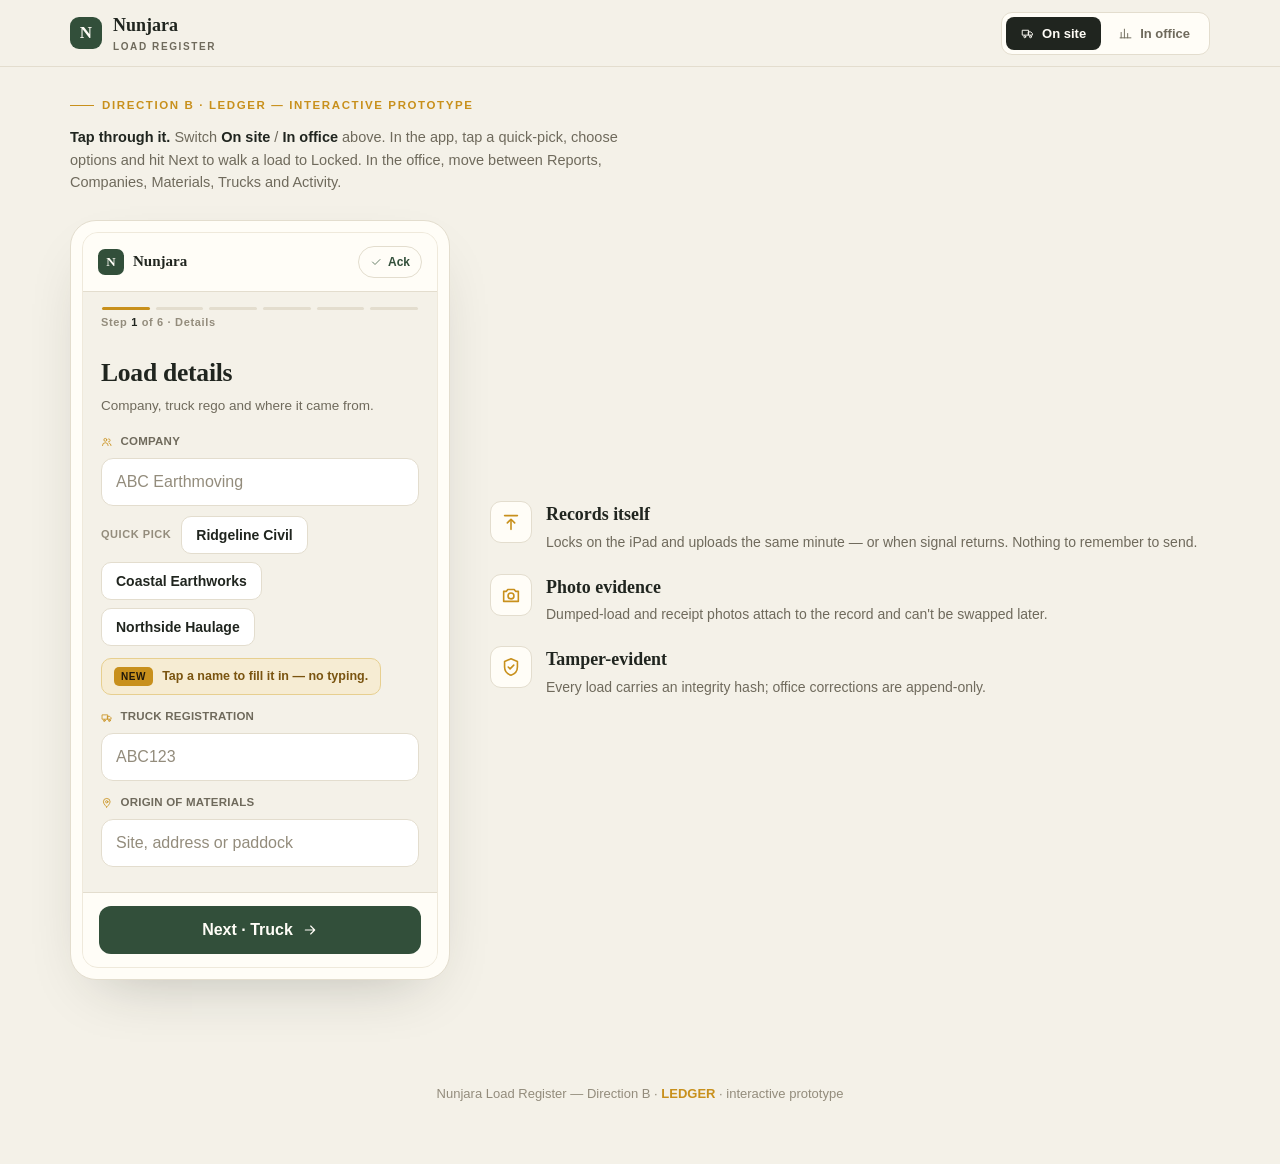
<file: proto/nunjara-ledger.html>
<!doctype html><html><head><meta charset=utf8><meta name=viewport content="width=device-width,initial-scale=1"><style>:root{color-scheme:light}body{margin:0;padding:0;font:14px -apple-system,BlinkMacSystemFont,sans-serif;background:#faf9f5;color:#141413}img{max-width:100%}</style></head><body>
<style>
  :root{
    --ink:#20251f; --ink2:#3a4037; --muted:#6f6a5c; --muted2:#938c7c;
    --paper:#f4f1e8; --panel:#fffdf7; --card:#ffffff; --line:#e3ddce; --line2:#efe9db;
    --gold:#c8901c; --gold-soft:#f6ecd3; --green:#324f3a; --green2:#557057; --red:#a43f32;
    --serif:"Iowan Old Style","Palatino Linotype",Palatino,Georgia,"Times New Roman",serif;
    --sans:-apple-system,BlinkMacSystemFont,"Segoe UI",Roboto,Helvetica,Arial,sans-serif;
    --mono:ui-monospace,"SF Mono",Menlo,monospace;
    --sh:0 24px 60px -30px rgba(32,37,31,.30);
  }
  *{box-sizing:border-box}
  body{margin:0;font-family:var(--sans);color:var(--ink);background:var(--paper);-webkit-font-smoothing:antialiased;line-height:1.55}
  .wrap{max-width:1180px;margin:0 auto;padding:0 20px}
  .serif{font-family:var(--serif)} .mono{font-family:var(--mono)}
  svg.ic{width:1em;height:1em;stroke:currentColor;stroke-width:1.75;fill:none;stroke-linecap:round;stroke-linejoin:round;flex:none}
  button{font-family:inherit;cursor:pointer}
  :focus-visible{outline:2px solid var(--gold);outline-offset:2px}

  header.top{position:sticky;top:0;z-index:20;background:rgba(244,241,232,.86);backdrop-filter:blur(10px);border-bottom:1px solid var(--line)}
  .top .wrap{display:flex;align-items:center;gap:14px;height:66px}
  .logo{display:flex;align-items:center;gap:11px}
  .mark{width:32px;height:32px;border-radius:9px;background:var(--green);color:var(--panel);display:grid;place-items:center;font-weight:700;font-size:17px;font-family:var(--serif)}
  .brand-name{font-family:var(--serif);font-size:18px;font-weight:600}
  .brand-sub{font-size:10px;color:var(--muted);font-weight:700;letter-spacing:.16em;text-transform:uppercase;margin-top:-1px}
  .seg{margin-left:auto;display:flex;background:var(--panel);border:1px solid var(--line);border-radius:11px;padding:4px;gap:3px}
  .seg button{border:0;background:transparent;color:var(--muted);font-weight:700;font-size:13px;padding:9px 15px;border-radius:8px;display:inline-flex;align-items:center;gap:8px}
  .seg button.on{background:var(--ink);color:var(--panel)}

  .intro{padding:24px 0 4px}
  .kick{display:inline-flex;align-items:center;gap:8px;font-size:11.5px;letter-spacing:.14em;text-transform:uppercase;color:var(--gold);font-weight:700}
  .kick .ln{width:24px;height:1px;background:var(--gold)}
  .intro p{color:var(--muted);margin:12px 0 0;font-size:14.5px;max-width:70ch}.intro p b{color:var(--ink)}

  .surface{display:none;padding:22px 0 60px}
  .surface.on{display:block}

  .stage{display:grid;grid-template-columns:minmax(320px,380px) 1fr;gap:40px;align-items:start}
  @media(max-width:880px){.stage{grid-template-columns:1fr;gap:26px}}
  .tablet{background:var(--panel);border:1px solid var(--line);border-radius:26px;padding:11px;box-shadow:var(--sh)}
  .screen{background:var(--paper);border-radius:16px;overflow:hidden;border:1px solid var(--line2);display:flex;flex-direction:column;min-height:566px}
  .apphead{display:flex;align-items:center;gap:9px;padding:13px 15px;background:var(--panel);border-bottom:1px solid var(--line)}
  .apphead .mark{width:26px;height:26px;font-size:13px;border-radius:7px}
  .apphead b{font-family:var(--serif);font-size:15px;font-weight:600}
  .op{margin-left:auto;display:inline-flex;align-items:center;gap:6px;font-size:12px;font-weight:700;color:var(--green);background:var(--panel);border:1px solid var(--line);padding:6px 11px;border-radius:999px}
  .op svg{color:var(--green2)}
  .steps{display:flex;gap:0;padding:15px 16px 4px;align-items:center}
  .steps .sg{flex:1;height:3px;background:var(--line);border-radius:2px;margin:0 3px;transition:background .2s}
  .steps .sg.done{background:var(--green2)} .steps .sg.now{background:var(--gold)}
  .stepnum{font-size:11px;color:var(--muted2);font-weight:700;letter-spacing:.06em;padding:0 18px 8px}.stepnum b{color:var(--ink)}
  .body{padding:6px 18px 12px;flex:1}
  .pane{display:none;animation:fade .25s ease}.pane.on{display:block}
  @keyframes fade{from{opacity:0;transform:translateY(4px)}to{opacity:1;transform:none}}
  @media(prefers-reduced-motion:reduce){.pane,.view{animation:none}}
  h3.q{font-family:var(--serif);font-weight:600;font-size:1.6rem;margin:8px 0 3px;letter-spacing:-.01em}
  .qh{color:var(--muted);font-size:13.5px;margin:0 0 16px}
  .fld{margin-bottom:13px}
  .fld label{display:flex;align-items:center;gap:8px;font-size:11.5px;font-weight:700;letter-spacing:.02em;text-transform:uppercase;color:var(--muted);margin-bottom:7px}
  .fld label svg{color:var(--gold)}
  .inp{width:100%;background:var(--card);border:1px solid var(--line);border-radius:12px;padding:14px;color:var(--ink);font-size:16px;font-weight:600;font-family:var(--sans)}
  .inp::placeholder{color:var(--muted2);font-weight:500}
  .inp:focus{border-color:var(--gold);box-shadow:0 0 0 3px var(--gold-soft);outline:none}
  .qp{display:flex;flex-wrap:wrap;gap:8px;margin-top:10px;align-items:center}
  .qp .l{font-size:11px;letter-spacing:.05em;text-transform:uppercase;color:var(--muted2);font-weight:700;margin-right:2px}
  .chip{background:var(--card);border:1px solid var(--line);color:var(--ink);border-radius:10px;padding:10px 14px;font-weight:700;font-size:14px}
  .chip.pick{border-color:var(--gold);color:var(--gold);background:var(--gold-soft)}
  .newtip{display:inline-flex;align-items:center;gap:9px;margin-top:12px;font-size:12.5px;font-weight:600;color:#7a5410;background:var(--gold-soft);border:1px solid #e7cf8f;border-radius:10px;padding:8px 12px}
  .newtip .b{font-size:10px;letter-spacing:.06em;background:var(--gold);color:#20180a;padding:2px 7px;border-radius:5px;font-weight:800}
  .grid2{display:grid;grid-template-columns:1fr 1fr;gap:10px}.grid3{display:grid;grid-template-columns:1fr 1fr 1fr;gap:10px}
  .opt{background:var(--card);border:1px solid var(--line);color:var(--ink);border-radius:12px;padding:16px 12px;font-weight:700;font-size:15px;text-align:center;min-height:60px;display:flex;align-items:center;justify-content:center}
  .opt.sel{border-color:var(--gold);background:var(--gold-soft);color:#7a5410;box-shadow:inset 0 0 0 1px var(--gold)}
  .mtile{background:var(--card);border:1px solid var(--line);border-radius:12px;padding:14px;text-align:left;min-height:76px}
  .mtile b{display:block;font-size:15px;font-family:var(--serif);font-weight:600}.mtile small{color:var(--muted);font-size:12px}
  .mtile.sel{border-color:var(--gold);background:var(--gold-soft);box-shadow:inset 0 0 0 1px var(--gold)}.mtile.sel b{color:#7a5410}
  .photorow{display:flex;gap:9px;flex-wrap:wrap;margin-top:12px}
  .thumb{width:66px;height:66px;border-radius:10px;background:linear-gradient(135deg,#efe9db,#fff);border:1px solid var(--line);display:grid;place-items:center;color:var(--muted)}
  .addphoto{width:100%;border:1px dashed #d4b978;background:var(--gold-soft);color:#7a5410;border-radius:12px;padding:16px;font-weight:700;font-size:15px;display:flex;align-items:center;justify-content:center;gap:9px}
  .review{display:grid;gap:1px;background:var(--line);border:1px solid var(--line);border-radius:12px;overflow:hidden}
  .review .r{display:flex;justify-content:space-between;gap:12px;background:var(--card);padding:13px 15px;font-size:14px}
  .review .r span{color:var(--muted);font-size:11px;letter-spacing:.05em;text-transform:uppercase;align-self:center;font-weight:700}
  .review .r b{font-weight:700;text-align:right}
  .locked{text-align:center;padding:26px 16px}
  .locked .kk{font-size:11px;letter-spacing:.16em;text-transform:uppercase;color:var(--muted)}
  .locked .big{font-family:var(--serif);font-size:2.6rem;font-weight:600;letter-spacing:.02em;color:var(--green);margin:6px 0}
  .statusbox{display:flex;align-items:center;gap:11px;justify-content:center;background:var(--panel);border:1px solid var(--line);border-radius:12px;padding:14px;margin:18px 0;font-weight:700}
  .statusbox .dot{width:10px;height:10px;border-radius:50%;background:var(--gold);box-shadow:0 0 0 4px var(--gold-soft)}
  .appfoot{border-top:1px solid var(--line);padding:13px 16px;background:var(--panel);display:flex;gap:10px}
  .ghost{background:var(--card);border:1px solid var(--line);color:var(--ink);border-radius:12px;padding:15px 16px;font-weight:700;font-size:15px;display:inline-flex;align-items:center;gap:8px}
  .cta{flex:1;border:0;border-radius:12px;padding:15px;background:var(--green);color:var(--panel);font-weight:700;font-size:16px;display:flex;align-items:center;justify-content:center;gap:9px}
  .notes{align-self:center;display:grid;gap:20px}
  .note{display:flex;gap:14px}.note .i{width:42px;height:42px;flex:none;border-radius:11px;background:var(--panel);border:1px solid var(--line);display:grid;place-items:center;color:var(--gold);font-size:20px}
  .note b{font-family:var(--serif);font-size:1.12rem;font-weight:600}.note p{color:var(--muted);font-size:14px;margin:3px 0 0}

  .browser{background:var(--panel);border:1px solid var(--line);border-radius:15px;overflow:hidden;box-shadow:var(--sh)}
  .bbar{display:flex;align-items:center;gap:8px;padding:11px 14px;border-bottom:1px solid var(--line);background:var(--panel)}
  .dot3{display:flex;gap:6px}.dot3 i{width:10px;height:10px;border-radius:50%;background:var(--line)}
  .url{margin-left:6px;font-family:var(--mono);font-size:12px;color:var(--muted);background:var(--paper);border:1px solid var(--line);border-radius:7px;padding:6px 13px;flex:1;max-width:330px}
  .dash{padding:22px;background:var(--paper)}
  .dnav{display:flex;gap:2px;margin-bottom:20px;flex-wrap:wrap;border-bottom:1px solid var(--line);padding-bottom:3px}
  .dnav button{font-size:13.5px;font-weight:600;color:var(--muted);background:none;border:0;padding:9px 14px;display:inline-flex;align-items:center;gap:8px;border-bottom:2px solid transparent;margin-bottom:-4px}
  .dnav button svg{color:var(--muted2)}
  .dnav button.on{color:var(--ink);border-bottom-color:var(--gold)}.dnav button.on svg{color:var(--gold)}
  .view{display:none}.view.on{display:block;animation:fade .25s ease}
  .heroband{display:grid;grid-template-columns:1.15fr 1fr;gap:28px;align-items:center;padding:6px 4px 26px;border-bottom:1px solid var(--line);margin-bottom:24px}
  @media(max-width:640px){.heroband{grid-template-columns:1fr;gap:18px}}
  .eb{font-size:11.5px;letter-spacing:.12em;text-transform:uppercase;color:var(--muted2);font-weight:700}
  .bignum{font-family:var(--serif);font-weight:600;font-size:clamp(2.8rem,7vw,4.2rem);line-height:1;letter-spacing:-.02em;margin-top:8px}
  .bignum u{text-decoration:none;color:var(--gold);font-size:1.4rem;margin-left:7px;font-family:var(--sans);font-weight:700}
  .delta{display:inline-flex;align-items:center;gap:6px;font-size:12.5px;font-weight:700;color:var(--green);background:#eaf0e6;border:1px solid #cfdcc6;border-radius:999px;padding:5px 12px;margin-top:13px}
  .sentence{color:var(--muted);font-size:15px;line-height:1.65;margin-top:15px;max-width:52ch}.sentence b{color:var(--ink);font-weight:700}
  .spark{display:flex;align-items:flex-end;gap:7px;height:100px}
  .spark i{flex:1;background:var(--green2);border-radius:5px 5px 0 0;opacity:.24}.spark i.hi{background:var(--gold);opacity:1}
  .kpis{display:grid;grid-template-columns:repeat(4,1fr);gap:13px;margin-bottom:22px}
  @media(max-width:640px){.kpis{grid-template-columns:repeat(2,1fr)}}
  .kpi{background:var(--panel);border:1px solid var(--line);border-radius:13px;padding:15px}
  .kpi .k{display:flex;align-items:center;gap:8px;font-size:11px;letter-spacing:.05em;text-transform:uppercase;color:var(--muted2);font-weight:700;margin-bottom:9px}.kpi .k svg{color:var(--gold)}
  .kpi .v{font-family:var(--serif);font-size:1.8rem;font-weight:600}.kpi .v small{font-family:var(--sans);color:var(--muted);font-size:.78rem;font-weight:600}
  .controls{display:flex;align-items:center;gap:8px;flex-wrap:wrap;margin-bottom:16px}
  .pill{font-size:13px;font-weight:700;color:var(--muted);background:var(--panel);border:1px solid var(--line);border-radius:10px;padding:9px 13px;display:inline-flex;align-items:center;gap:7px}
  .pill.on{color:var(--ink);border-color:var(--gold);box-shadow:inset 0 0 0 1px var(--gold)}.pill.on svg{color:var(--gold)}
  .sp{flex:1}
  .btn{display:inline-flex;align-items:center;gap:7px;font-size:13px;font-weight:700;border-radius:10px;padding:10px 14px;border:1px solid var(--line);background:var(--panel);color:var(--ink)}
  .btn.solid{background:var(--ink);color:var(--panel);border-color:var(--ink)}
  .tablecard{background:var(--panel);border:1px solid var(--line);border-radius:14px;overflow:hidden}
  table{width:100%;border-collapse:collapse;font-size:14px}
  thead th{text-align:left;font-size:11px;letter-spacing:.04em;text-transform:uppercase;color:var(--muted2);padding:13px 15px;border-bottom:1px solid var(--line);font-weight:700}
  tbody td{padding:14px 15px;border-bottom:1px solid var(--line2)}tbody tr:last-child td{border-bottom:0}tbody tr:hover{background:var(--card)}
  td .co{font-weight:700}td .sub{color:var(--muted2);font-size:12.5px;margin-top:2px}
  .num{font-family:var(--mono);text-align:right;font-size:13px}
  .cards{display:grid;grid-template-columns:repeat(3,1fr);gap:13px}@media(max-width:640px){.cards{grid-template-columns:1fr}}
  .cocard{border:1px solid var(--line);border-radius:14px;padding:17px;background:var(--panel)}
  .cocard .nm{font-family:var(--serif);font-size:1.25rem;font-weight:600}.cocard .mt{color:var(--muted);font-size:12.5px;margin:2px 0 12px}
  .cocard .row{display:flex;justify-content:space-between;font-size:13px;padding:7px 0;border-top:1px solid var(--line2)}.cocard .row span{color:var(--muted)}.cocard .row b{font-family:var(--mono)}
  .bar{height:8px;border-radius:5px;background:var(--line2);overflow:hidden;margin-top:6px}.bar i{display:block;height:100%;background:var(--gold)}
  .mtiles{display:grid;grid-template-columns:repeat(3,1fr);gap:13px}@media(max-width:640px){.mtiles{grid-template-columns:1fr}}
  .mt{border:1px solid var(--line);border-radius:14px;padding:17px;background:var(--panel)}
  .mt .h{display:flex;align-items:center;gap:9px;font-family:var(--serif);font-weight:600;font-size:1.1rem}.mt .h svg{color:var(--gold)}
  .mt .big{font-family:var(--serif);font-size:1.7rem;font-weight:600;margin:10px 0 2px}.mt .sub{color:var(--muted);font-size:12.5px}
  .feed{display:grid;gap:1px;background:var(--line);border:1px solid var(--line);border-radius:13px;overflow:hidden}
  .fe{background:var(--panel);padding:14px 16px;display:flex;gap:12px;align-items:center;font-size:13.5px}
  .fe .t{margin-left:auto;font-family:var(--mono);font-size:11px;color:var(--muted2)}
  .fe .ico{width:30px;height:30px;border-radius:8px;background:var(--paper);border:1px solid var(--line);display:grid;place-items:center;color:var(--gold);font-size:15px}
  .toast{position:fixed;left:50%;bottom:26px;transform:translateX(-50%) translateY(20px);background:var(--ink);color:var(--panel);font-weight:700;padding:13px 20px;border-radius:11px;box-shadow:0 16px 40px -12px rgba(0,0,0,.4);opacity:0;pointer-events:none;transition:.25s;z-index:50;display:flex;align-items:center;gap:9px}
  .toast.show{opacity:1;transform:translateX(-50%) translateY(0)}.toast svg{color:var(--gold)}
  .foot{padding:44px 0 60px;text-align:center;color:var(--muted2);font-size:13px}.foot b{color:var(--gold)}
</style>

<svg width="0" height="0" style="position:absolute" aria-hidden="true"><defs>
  <symbol id="i-truck" viewBox="0 0 24 24"><path d="M3 6h11v9H3z"/><path d="M14 9h4l3 3v3h-7z"/><circle cx="7" cy="18" r="1.8"/><circle cx="17.5" cy="18" r="1.8"/></symbol>
  <symbol id="i-layers" viewBox="0 0 24 24"><path d="M12 3l9 5-9 5-9-5z"/><path d="M3 13l9 5 9-5"/></symbol>
  <symbol id="i-gauge" viewBox="0 0 24 24"><path d="M4 15a8 8 0 1 1 16 0"/><path d="M12 15l4-4"/></symbol>
  <symbol id="i-pin" viewBox="0 0 24 24"><path d="M12 21s7-6.3 7-11a7 7 0 1 0-14 0c0 4.7 7 11 7 11z"/><circle cx="12" cy="10" r="2.4"/></symbol>
  <symbol id="i-cam" viewBox="0 0 24 24"><path d="M4 8h3l1.5-2h7L17 8h3v11H4z"/><circle cx="12" cy="13" r="3.2"/></symbol>
  <symbol id="i-download" viewBox="0 0 24 24"><path d="M12 4v10"/><path d="M8 11l4 4 4-4"/><path d="M5 19h14"/></symbol>
  <symbol id="i-doc" viewBox="0 0 24 24"><path d="M7 3h7l4 4v14H7z"/><path d="M14 3v4h4"/><path d="M10 13h6M10 16h6"/></symbol>
  <symbol id="i-printer" viewBox="0 0 24 24"><path d="M7 9V4h10v5"/><path d="M5 9h14v7h-3v3H8v-3H5z"/></symbol>
  <symbol id="i-cal" viewBox="0 0 24 24"><rect x="4" y="5" width="16" height="16" rx="2"/><path d="M4 9h16M8 3v4M16 3v4"/></symbol>
  <symbol id="i-chev" viewBox="0 0 24 24"><path d="M9 6l6 6-6 6"/></symbol>
  <symbol id="i-check" viewBox="0 0 24 24"><path d="M5 12l5 5L20 7"/></symbol>
  <symbol id="i-upload" viewBox="0 0 24 24"><path d="M12 20V10"/><path d="M8 13l4-4 4 4"/><path d="M5 5h14"/></symbol>
  <symbol id="i-chart" viewBox="0 0 24 24"><path d="M4 20V10M10 20V4M16 20v-8M22 20H2"/></symbol>
  <symbol id="i-arrow" viewBox="0 0 24 24"><path d="M5 12h14M13 6l6 6-6 6"/></symbol>
  <symbol id="i-back" viewBox="0 0 24 24"><path d="M19 12H5M11 6l-6 6 6 6"/></symbol>
  <symbol id="i-users" viewBox="0 0 24 24"><circle cx="9" cy="8" r="3"/><path d="M3 20a6 6 0 0 1 12 0"/><path d="M16 6a3 3 0 0 1 0 6M21 20a6 6 0 0 0-4-5.6"/></symbol>
  <symbol id="i-shield" viewBox="0 0 24 24"><path d="M12 3l7 3v6c0 4.4-3 7.6-7 9-4-1.4-7-4.6-7-9V6z"/><path d="M9 12l2 2 4-4"/></symbol>
  <symbol id="i-edit" viewBox="0 0 24 24"><path d="M4 20h4L18 10l-4-4L4 16z"/><path d="M13 7l4 4"/></symbol>
</defs></svg>

<header class="top">
  <div class="wrap">
    <div class="logo"><span class="mark">N</span><span><div class="brand-name">Nunjara</div><div class="brand-sub">Load Register</div></span></div>
    <div class="seg" role="tablist" aria-label="Surface">
      <button id="tab-site" class="on" onclick="showSurface('site')"><svg class="ic"><use href="#i-truck"/></svg>On site</button>
      <button id="tab-office" onclick="showSurface('office')"><svg class="ic"><use href="#i-chart"/></svg>In office</button>
    </div>
  </div>
</header>

<main class="wrap">
  <div class="intro">
    <span class="kick"><span class="ln"></span>Direction B · Ledger — interactive prototype</span>
    <p><b>Tap through it.</b> Switch <b>On site</b> / <b>In office</b> above. In the app, tap a quick-pick, choose options and hit Next to walk a load to Locked. In the office, move between Reports, Companies, Materials, Trucks and Activity.</p>
  </div>

  <section id="surface-site" class="surface on">
    <div class="stage">
      <div class="tablet"><div class="screen">
        <div class="apphead"><span class="mark">N</span><b>Nunjara</b><span class="op"><svg class="ic"><use href="#i-check"/></svg>Ack</span></div>
        <div class="steps" id="steps"></div>
        <div class="stepnum" id="stepnum">Step <b>1</b> of 6 · Details</div>
        <div class="body" id="wizbody">

          <div class="pane on" data-step="0">
            <h3 class="q">Load details</h3><p class="qh">Company, truck rego and where it came from.</p>
            <div class="fld"><label><svg class="ic"><use href="#i-users"/></svg>Company</label>
              <input class="inp" id="companyInput" placeholder="ABC Earthmoving">
              <div class="qp"><span class="l">Quick pick</span>
                <button class="chip" onclick="pick('Ridgeline Civil')">Ridgeline Civil</button>
                <button class="chip" onclick="pick('Coastal Earthworks')">Coastal Earthworks</button>
                <button class="chip" onclick="pick('Northside Haulage')">Northside Haulage</button>
              </div>
              <div class="newtip" id="newtip"><span class="b">NEW</span>Tap a name to fill it in — no typing.</div>
            </div>
            <div class="fld"><label><svg class="ic"><use href="#i-truck"/></svg>Truck registration</label><input class="inp mono" placeholder="ABC123"></div>
            <div class="fld"><label><svg class="ic"><use href="#i-pin"/></svg>Origin of materials</label><input class="inp" placeholder="Site, address or paddock"></div>
          </div>

          <div class="pane" data-step="1">
            <h3 class="q">Truck configuration</h3><p class="qh">What's carrying the load?</p>
            <div class="grid2" data-choice="truck">
              <button class="opt" onclick="choose(this,'truck')">Rigid</button>
              <button class="opt" onclick="choose(this,'truck')">Semi</button>
              <button class="opt" onclick="choose(this,'truck')">Truck &amp; Trailer</button>
              <button class="opt" onclick="choose(this,'truck')">B&nbsp;Double</button>
              <button class="opt" onclick="choose(this,'truck')">Hookbin</button>
              <button class="opt" onclick="choose(this,'truck')">Other</button>
            </div>
          </div>

          <div class="pane" data-step="2">
            <h3 class="q">Volume</h3><p class="qh">How much, in cubic metres?</p>
            <div class="grid3" data-choice="volume">
              <button class="opt" onclick="choose(this,'volume')">6 m³</button>
              <button class="opt" onclick="choose(this,'volume')">8 m³</button>
              <button class="opt" onclick="choose(this,'volume')">10 m³</button>
              <button class="opt" onclick="choose(this,'volume')">11 m³</button>
              <button class="opt" onclick="choose(this,'volume')">22 m³</button>
              <button class="opt" onclick="choose(this,'volume')">Custom</button>
            </div>
          </div>

          <div class="pane" data-step="3">
            <h3 class="q">Material</h3><p class="qh">What's being tipped?</p>
            <div class="grid2" data-choice="material">
              <button class="mtile" onclick="chooseM(this)"><b>Clean fill</b><small>Grade A</small></button>
              <button class="mtile" onclick="chooseM(this)"><b>Clean fill</b><small>Grade B (rock)</small></button>
              <button class="mtile" onclick="chooseM(this)"><b>Top soil</b><small>Recycled pile</small></button>
              <button class="mtile" onclick="chooseM(this)"><b>Concrete / brick</b><small>Mixed rubble</small></button>
            </div>
          </div>

          <div class="pane" data-step="4">
            <h3 class="q">Dumped-load photos</h3><p class="qh">Add photos now, or attach them later from History.</p>
            <button class="addphoto" onclick="addPhoto()"><svg class="ic"><use href="#i-cam"/></svg>Add photo</button>
            <div class="newtip"><span class="b">TIP</span>They save one at a time — nothing already added is lost.</div>
            <div class="photorow" id="photorow"></div>
          </div>

          <div class="pane" data-step="5">
            <h3 class="q">Review &amp; lock</h3><p class="qh">Once locked, the record can't be quietly changed.</p>
            <div class="review">
              <div class="r"><span>Company</span><b id="rv-co">Ridgeline Civil</b></div>
              <div class="r"><span>Truck</span><b id="rv-truck">Semi</b></div>
              <div class="r"><span>Volume</span><b id="rv-vol">11 m³</b></div>
              <div class="r"><span>Material</span><b id="rv-mat">Clean fill — Grade A</b></div>
              <div class="r"><span>Operator</span><b>Ack</b></div>
            </div>
          </div>

          <div class="pane" data-step="6">
            <div class="locked">
              <div class="kk">Permanent site record</div>
              <div class="big">Locked</div>
              <div class="statusbox"><span class="dot"></span>Uploading to the office…</div>
              <p style="color:var(--muted);font-size:14px;margin:0">Saved on this iPad. It reaches the office the same minute — or the next time there's signal. Nothing for you to do.</p>
            </div>
          </div>

        </div>
        <div class="appfoot" id="appfoot">
          <button class="ghost" id="backBtn" onclick="prevStep()" style="display:none"><svg class="ic"><use href="#i-back"/></svg></button>
          <button class="cta" id="nextBtn" onclick="nextStep()">Next · Truck <svg class="ic"><use href="#i-arrow"/></svg></button>
        </div>
      </div></div>

      <div class="notes">
        <div class="note"><span class="i"><svg class="ic" style="width:22px;height:22px"><use href="#i-upload"/></svg></span><div><b>Records itself</b><p>Locks on the iPad and uploads the same minute — or when signal returns. Nothing to remember to send.</p></div></div>
        <div class="note"><span class="i"><svg class="ic" style="width:22px;height:22px"><use href="#i-cam"/></svg></span><div><b>Photo evidence</b><p>Dumped-load and receipt photos attach to the record and can't be swapped later.</p></div></div>
        <div class="note"><span class="i"><svg class="ic" style="width:22px;height:22px"><use href="#i-shield"/></svg></span><div><b>Tamper-evident</b><p>Every load carries an integrity hash; office corrections are append-only.</p></div></div>
      </div>
    </div>
  </section>

  <section id="surface-office" class="surface">
    <div class="browser">
      <div class="bbar"><span class="dot3"><i></i><i></i><i></i></span><span class="url">nunjara.com/register/report</span></div>
      <div class="dash">
        <div class="dnav">
          <button class="on" onclick="showView('reports',this)"><svg class="ic"><use href="#i-chart"/></svg>Reports</button>
          <button onclick="showView('companies',this)"><svg class="ic"><use href="#i-users"/></svg>Companies</button>
          <button onclick="showView('materials',this)"><svg class="ic"><use href="#i-layers"/></svg>Materials</button>
          <button onclick="showView('trucks',this)"><svg class="ic"><use href="#i-truck"/></svg>Trucks</button>
          <button onclick="showView('activity',this)"><svg class="ic"><use href="#i-doc"/></svg>Activity</button>
        </div>

        <div class="view on" id="v-reports">
          <div class="heroband">
            <div><div class="eb">Last 7 days · volume received</div>
              <div class="bignum">1,204.00<u>m³</u></div>
              <div class="delta"><svg class="ic"><use href="#i-arrow"/></svg>+18% on the week before</div>
              <p class="sentence">across <b>38 loads</b> from <b>3 companies</b>, moved by <b>8 trucks</b> — averaging <b>31.7&nbsp;m³</b> a load and <b>172&nbsp;m³</b> a day.</p>
            </div>
            <div class="spark"><i style="height:42%"></i><i style="height:60%"></i><i style="height:36%"></i><i style="height:70%"></i><i style="height:52%"></i><i class="hi" style="height:88%"></i><i style="height:64%"></i></div>
          </div>
          <div class="kpis">
            <div class="kpi"><div class="k"><svg class="ic"><use href="#i-doc"/></svg>Loads</div><div class="v">38</div></div>
            <div class="kpi"><div class="k"><svg class="ic"><use href="#i-users"/></svg>Companies</div><div class="v">3</div></div>
            <div class="kpi"><div class="k"><svg class="ic"><use href="#i-truck"/></svg>Trucks</div><div class="v">8</div></div>
            <div class="kpi"><div class="k"><svg class="ic"><use href="#i-gauge"/></svg>Avg / load</div><div class="v">31.7<small> m³</small></div></div>
          </div>
          <div class="controls">
            <button class="pill on" onclick="range(this)"><svg class="ic"><use href="#i-cal"/></svg>Last 7 days</button>
            <button class="pill" onclick="range(this)">This month</button>
            <button class="pill" onclick="range(this)">Custom…</button>
            <span class="sp"></span>
            <button class="btn solid" onclick="toast('Exporting 38 records — grouped by company')"><svg class="ic"><use href="#i-download"/></svg>Export CSV · 38</button>
            <button class="btn" onclick="toast('Building the grouped PDF…')"><svg class="ic"><use href="#i-doc"/></svg>By company</button>
            <button class="btn" onclick="toast('Opening print view…')"><svg class="ic"><use href="#i-printer"/></svg></button>
          </div>
          <div class="tablecard"><table>
            <thead><tr><th>Company</th><th>Material</th><th>Truck</th><th>From site</th><th class="num">Volume</th><th class="num">When</th></tr></thead>
            <tbody>
              <tr><td><div class="co">Ridgeline Civil</div><div class="sub">10 loads · 330 m³</div></td><td>Concrete / brick — mixed</td><td class="mono">XP41HQ</td><td>Somerton Rd</td><td class="num">33.00 m³</td><td class="num">11:58</td></tr>
              <tr><td><div class="co">Coastal Earthworks</div><div class="sub">2 loads · 44 m³</div></td><td>Clean fill — Grade A</td><td class="mono">AUZ02</td><td>Breakwater</td><td class="num">22.00 m³</td><td class="num">11:19</td></tr>
              <tr><td><div class="co">Northside Haulage</div><div class="sub">6 loads · 132 m³</div></td><td>Clean fill — Grade A</td><td class="mono">XW12ZV</td><td>Epping</td><td class="num">22.00 m³</td><td class="num">15:48</td></tr>
              <tr><td><div class="co">Ridgeline Civil</div><div class="sub">Top soil</div></td><td>Top soil — recycled</td><td class="mono">XP40HQ</td><td>Somerton Rd</td><td class="num">33.00 m³</td><td class="num">08:05</td></tr>
            </tbody>
          </table></div>
        </div>

        <div class="view" id="v-companies">
          <div class="cards">
            <div class="cocard"><div class="nm">Ridgeline Civil</div><div class="mt">10 loads · last in today 11:58</div><div class="bar"><i style="width:100%"></i></div>
              <div class="row"><span>Volume</span><b>330.00 m³</b></div><div class="row"><span>Trucks</span><b>3</b></div><div class="row"><span>Top material</span><b>Concrete/brick</b></div></div>
            <div class="cocard"><div class="nm">Northside Haulage</div><div class="mt">6 loads · last in today 15:48</div><div class="bar"><i style="width:40%"></i></div>
              <div class="row"><span>Volume</span><b>132.00 m³</b></div><div class="row"><span>Trucks</span><b>2</b></div><div class="row"><span>Top material</span><b>Clean fill A</b></div></div>
            <div class="cocard"><div class="nm">Coastal Earthworks</div><div class="mt">2 loads · last in today 11:19</div><div class="bar"><i style="width:13%"></i></div>
              <div class="row"><span>Volume</span><b>44.00 m³</b></div><div class="row"><span>Trucks</span><b>2</b></div><div class="row"><span>Top material</span><b>Clean fill A</b></div></div>
          </div>
        </div>

        <div class="view" id="v-materials">
          <div class="mtiles">
            <div class="mt"><div class="h"><svg class="ic"><use href="#i-layers"/></svg>Clean fill — A</div><div class="big">616.00 <span style="font-size:1rem;color:var(--muted)">m³</span></div><div class="sub">18 loads · 51% of volume</div><div class="bar"><i style="width:51%"></i></div></div>
            <div class="mt"><div class="h"><svg class="ic"><use href="#i-layers"/></svg>Concrete / brick</div><div class="big">396.00 <span style="font-size:1rem;color:var(--muted)">m³</span></div><div class="sub">12 loads · 33% of volume</div><div class="bar"><i style="width:33%"></i></div></div>
            <div class="mt"><div class="h"><svg class="ic"><use href="#i-layers"/></svg>Top soil</div><div class="big">192.00 <span style="font-size:1rem;color:var(--muted)">m³</span></div><div class="sub">8 loads · 16% of volume</div><div class="bar"><i style="width:16%"></i></div></div>
          </div>
        </div>

        <div class="view" id="v-trucks">
          <div class="tablecard"><table>
            <thead><tr><th>Rego</th><th>Company</th><th class="num">Loads</th><th class="num">Volume</th><th class="num">Last seen</th></tr></thead>
            <tbody>
              <tr><td class="mono co">XP41HQ</td><td>Ridgeline Civil</td><td class="num">4</td><td class="num">132 m³</td><td class="num">11:58</td></tr>
              <tr><td class="mono co">XW12ZV</td><td>Northside Haulage</td><td class="num">4</td><td class="num">88 m³</td><td class="num">15:48</td></tr>
              <tr><td class="mono co">XP40HQ</td><td>Ridgeline Civil</td><td class="num">3</td><td class="num">99 m³</td><td class="num">11:36</td></tr>
              <tr><td class="mono co">AUZ02</td><td>Coastal Earthworks</td><td class="num">1</td><td class="num">22 m³</td><td class="num">11:19</td></tr>
            </tbody>
          </table></div>
        </div>

        <div class="view" id="v-activity">
          <div class="feed">
            <div class="fe"><span class="ico"><svg class="ic"><use href="#i-check"/></svg></span><div><b>Load synced</b> — Ridgeline Civil · XP41HQ · 33 m³</div><span class="t">2m ago</span></div>
            <div class="fe"><span class="ico"><svg class="ic"><use href="#i-cam"/></svg></span><div><b>Photo attached</b> — Northside Haulage · XW12ZV</div><span class="t">14m ago</span></div>
            <div class="fe"><span class="ico"><svg class="ic"><use href="#i-edit"/></svg></span><div><b>Correction</b> — material fixed on load #7f71 <span style="color:var(--muted)">· reason kept</span></div><span class="t">1h ago</span></div>
            <div class="fe"><span class="ico"><svg class="ic"><use href="#i-download"/></svg></span><div><b>Daily CSV emailed</b> — accounts@nunjara.com</div><span class="t">6:00am</span></div>
          </div>
        </div>

      </div>
    </div>
  </section>
</main>

<div class="toast" id="toast"><svg class="ic"><use href="#i-check"/></svg><span id="toastmsg"></span></div>
<footer class="foot"><div class="wrap">Nunjara Load Register — Direction B · <b>LEDGER</b> · interactive prototype</div></footer>

<script>
  var STEPS=["Details","Truck","Volume","Material","Photos","Lock"];
  var LABELS=["Truck","Volume","Material","Photos","Review","Lock record"];
  var step=0, photos=0, maxReached=0;
  function buildSteps(){
    var s=document.getElementById('steps'); s.innerHTML='';
    for(var i=0;i<6;i++){ var sg=document.createElement('span'); sg.className='sg'+(i<step?' done':'')+(i===step?' now':''); s.appendChild(sg); }
    var sn=document.getElementById('stepnum');
    sn.innerHTML = step>=6 ? 'Record <b>locked</b>' : 'Step <b>'+(step+1)+'</b> of 6 · '+STEPS[step];
  }
  function showPane(){ document.querySelectorAll('#wizbody .pane').forEach(function(p){p.classList.toggle('on',+p.dataset.step===step);});
    var back=document.getElementById('backBtn'), next=document.getElementById('nextBtn');
    back.style.display= step>0 && step<6 ? 'inline-flex':'none';
    if(step>=6){ next.innerHTML='Start next load'; next.onclick=resetWiz; }
    else if(step===5){ next.innerHTML='Lock record <svg class="ic"><use href="#i-check"/></svg>'; next.onclick=nextStep; }
    else { next.innerHTML='Next · '+LABELS[step]+' <svg class="ic"><use href="#i-arrow"/></svg>'; next.onclick=nextStep; }
  }
  function nextStep(){ if(step<6){ step++; maxReached=Math.max(maxReached,step); if(step===6) toast('Load locked & uploading'); buildSteps(); showPane(); } }
  function prevStep(){ if(step>0){ step--; buildSteps(); showPane(); } }
  function resetWiz(){ step=0; maxReached=0; photos=0; document.getElementById('photorow').innerHTML=''; buildSteps(); showPane(); }
  function pick(name){ document.getElementById('companyInput').value=name; document.getElementById('rv-co').textContent=name; document.getElementById('newtip').style.display='none'; toast(name+' selected'); }
  function choose(el,grp){ el.parentNode.querySelectorAll('.opt').forEach(function(o){o.classList.remove('sel');}); el.classList.add('sel');
    if(grp==='truck') document.getElementById('rv-truck').textContent=el.textContent.trim();
    if(grp==='volume') document.getElementById('rv-vol').textContent=el.textContent.trim(); setTimeout(nextStep,180); }
  function chooseM(el){ el.parentNode.querySelectorAll('.mtile').forEach(function(o){o.classList.remove('sel');}); el.classList.add('sel');
    document.getElementById('rv-mat').textContent=el.querySelector('b').textContent+' — '+el.querySelector('small').textContent; setTimeout(nextStep,180); }
  function addPhoto(){ if(photos>=4){toast('That’s plenty');return;} photos++;
    var t=document.createElement('div'); t.className='thumb'; t.innerHTML='<svg class="ic" style="width:22px;height:22px"><use href="#i-cam"/></svg>';
    document.getElementById('photorow').appendChild(t); toast('Photo '+photos+' saved'); }
  function showSurface(s){ document.getElementById('surface-site').classList.toggle('on',s==='site');
    document.getElementById('surface-office').classList.toggle('on',s==='office');
    document.getElementById('tab-site').classList.toggle('on',s==='site');
    document.getElementById('tab-office').classList.toggle('on',s==='office'); window.scrollTo({top:0,behavior:'smooth'}); }
  function showView(v,btn){ document.querySelectorAll('.view').forEach(function(x){x.classList.remove('on');});
    document.getElementById('v-'+v).classList.add('on');
    btn.parentNode.querySelectorAll('button').forEach(function(b){b.classList.remove('on');}); btn.classList.add('on'); }
  function range(btn){ btn.parentNode.querySelectorAll('.pill').forEach(function(b){b.classList.remove('on');}); btn.classList.add('on'); toast('Range: '+btn.textContent.trim()); }
  var tmo; function toast(msg){ var t=document.getElementById('toast'); document.getElementById('toastmsg').textContent=msg; t.classList.add('show'); clearTimeout(tmo); tmo=setTimeout(function(){t.classList.remove('show');},1900); }
  buildSteps(); showPane();
</script>

</body></html>
</file>
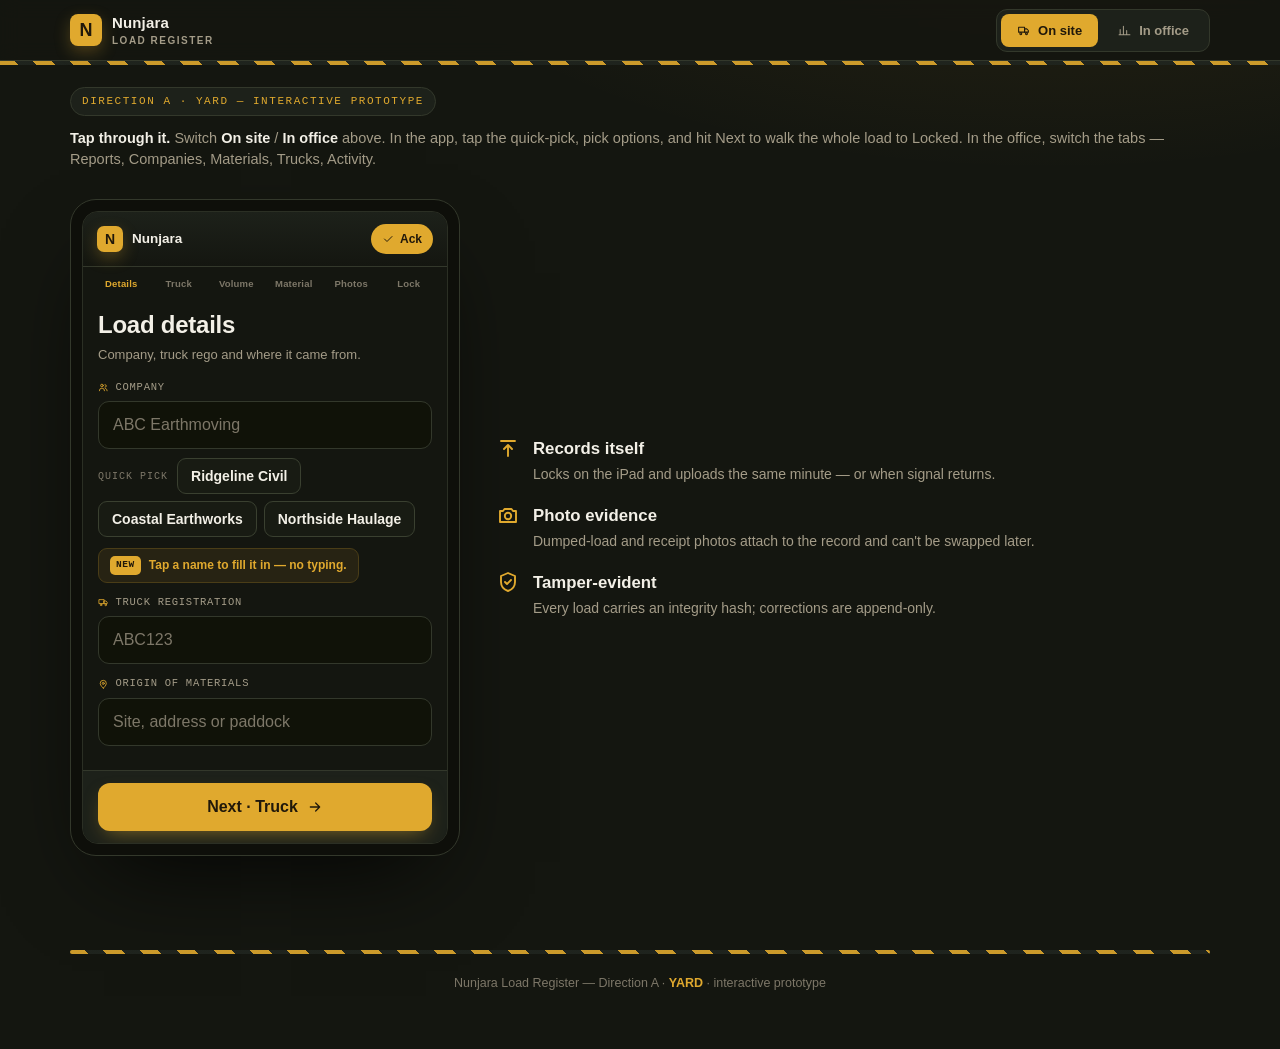
<file: proto/nunjara-yard.html>
<!doctype html><html><head><meta charset=utf8><meta name=viewport content="width=device-width,initial-scale=1"><style>:root{color-scheme:light}body{margin:0;padding:0;font:14px -apple-system,BlinkMacSystemFont,sans-serif;background:#faf9f5;color:#141413}img{max-width:100%}</style></head><body>
<style>
  :root{
    --ink:#20251f; --char:#141610; --char2:#1d211a; --char3:#252a20; --line:#33382b; --line2:#3f4636;
    --paper:#f3f0e7; --muted:#a49c88; --muted2:#7d7768;
    --gold:#e0a92e; --gold-deep:#c8901c; --green:#7fa06a; --green-deep:#2f4a38; --red:#d0603f;
    --mono:ui-monospace,"SF Mono",Menlo,"Cascadia Mono",monospace;
    --sans:-apple-system,BlinkMacSystemFont,"Segoe UI",Roboto,Helvetica,Arial,sans-serif;
  }
  *{box-sizing:border-box}
  body{margin:0;font-family:var(--sans);color:var(--paper);background:var(--char);
    background-image:radial-gradient(1100px 480px at 82% -12%,rgba(224,169,46,.10),transparent 62%);
    -webkit-font-smoothing:antialiased;line-height:1.5}
  .wrap{max-width:1180px;margin:0 auto;padding:0 20px}
  .mono{font-family:var(--mono)}
  svg.ic{width:1em;height:1em;stroke:currentColor;stroke-width:1.9;fill:none;stroke-linecap:round;stroke-linejoin:round;flex:none}
  button{font-family:inherit;cursor:pointer}
  :focus-visible{outline:2px solid var(--gold);outline-offset:2px}

  header.top{position:sticky;top:0;z-index:20;background:rgba(20,22,16,.9);backdrop-filter:blur(10px);border-bottom:1px solid var(--line)}
  .top .wrap{display:flex;align-items:center;gap:14px;height:60px}
  .logo{display:flex;align-items:center;gap:10px}
  .mark{width:32px;height:32px;border-radius:8px;background:var(--gold);color:#20180a;display:grid;place-items:center;font-weight:900;font-size:18px;box-shadow:0 6px 16px rgba(224,169,46,.28)}
  .brand-name{font-size:15px;font-weight:800;letter-spacing:.01em}
  .brand-sub{font-size:10px;color:var(--muted);font-weight:700;letter-spacing:.15em;text-transform:uppercase;margin-top:-2px}
  .seg{margin-left:auto;display:flex;background:var(--char2);border:1px solid var(--line);border-radius:11px;padding:4px;gap:4px}
  .seg button{border:0;background:transparent;color:var(--muted);font-weight:800;font-size:13px;padding:9px 16px;border-radius:8px;display:inline-flex;align-items:center;gap:8px}
  .seg button.on{background:var(--gold);color:#20180a}
  .hazard{height:4px;background:repeating-linear-gradient(45deg,var(--gold) 0 13px,var(--ink) 13px 26px);opacity:.9}

  .intro{padding:22px 0 6px}
  .kick{display:inline-flex;align-items:center;gap:8px;font-family:var(--mono);font-size:11px;letter-spacing:.14em;text-transform:uppercase;color:var(--gold);border:1px solid var(--line);padding:5px 11px;border-radius:999px;background:var(--char2)}
  .intro p{color:var(--muted);margin:12px 0 0;font-size:14.5px}
  .intro p b{color:var(--paper)}

  .surface{display:none;padding:22px 0 60px}
  .surface.on{display:block}

  /* ===== FIELD APP ===== */
  .stage{display:grid;grid-template-columns:minmax(320px,390px) 1fr;gap:36px;align-items:start}
  @media(max-width:880px){.stage{grid-template-columns:1fr;gap:24px}}
  .tablet{background:#0e0f0a;border:1px solid var(--line);border-radius:26px;padding:11px;box-shadow:0 40px 90px -34px rgba(0,0,0,.85)}
  .screen{background:var(--char);border-radius:16px;overflow:hidden;border:1px solid #2b2f24;display:flex;flex-direction:column;min-height:560px}
  .apphead{display:flex;align-items:center;gap:9px;padding:12px 14px;border-bottom:1px solid var(--line);background:linear-gradient(180deg,var(--char2),var(--char))}
  .apphead .mark{width:26px;height:26px;font-size:14px;border-radius:7px}
  .apphead b{font-size:13.5px}
  .op{margin-left:auto;display:inline-flex;align-items:center;gap:6px;font-size:12px;font-weight:800;color:#20180a;background:var(--gold);padding:6px 11px;border-radius:999px}
  .steps{display:flex;gap:5px;padding:11px 12px 4px}
  .stp{flex:1;text-align:center;font-size:9.5px;font-weight:800;color:var(--muted2);letter-spacing:.02em;background:none;border:0;padding:0}
  .stp .d{width:100%;height:5px;border-radius:3px;background:#2c3024;margin-bottom:6px;transition:background .2s}
  .stp.done .d{background:var(--green)} .stp.done{color:var(--muted)}
  .stp.now .d{background:var(--gold)} .stp.now{color:var(--gold)}
  .body{padding:6px 15px 12px;flex:1}
  .pane{display:none;animation:fade .25s ease}
  .pane.on{display:block}
  @keyframes fade{from{opacity:0;transform:translateY(4px)}to{opacity:1;transform:none}}
  @media(prefers-reduced-motion:reduce){.pane{animation:none}}
  h3.q{font-size:1.5rem;margin:8px 0 2px;letter-spacing:-.01em;font-weight:850}
  .qh{color:var(--muted);font-size:13px;margin:0 0 15px}
  .fld{margin-bottom:12px}
  .fld label{display:flex;align-items:center;gap:7px;font-family:var(--mono);font-size:10.5px;letter-spacing:.07em;text-transform:uppercase;color:var(--muted);margin-bottom:6px}
  .fld label svg{color:var(--gold)}
  .inp{width:100%;background:#101208;border:1px solid #33382b;border-radius:11px;padding:14px;color:var(--paper);font-size:16px;font-weight:600;font-family:var(--sans)}
  .inp::placeholder{color:var(--muted2);font-weight:500}
  .inp:focus{border-color:var(--gold);box-shadow:0 0 0 3px rgba(224,169,46,.18);outline:none}
  .qp{display:flex;flex-wrap:wrap;gap:7px;margin-top:9px;align-items:center}
  .qp .l{font-family:var(--mono);font-size:10px;letter-spacing:.1em;text-transform:uppercase;color:var(--muted2);margin-right:2px}
  .chip{background:#181b13;border:1px solid #3a4030;color:var(--paper);border-radius:9px;padding:9px 13px;font-weight:800;font-size:14px}
  .chip.pick{border-color:var(--gold);color:var(--gold);background:rgba(224,169,46,.10)}
  .newtip{display:inline-flex;align-items:center;gap:8px;margin-top:11px;font-size:12px;font-weight:700;color:var(--gold);background:rgba(224,169,46,.09);border:1px solid #4a3d17;border-radius:9px;padding:7px 11px}
  .newtip .b{font-family:var(--mono);font-size:9.5px;letter-spacing:.06em;background:var(--gold);color:#20180a;padding:2px 6px;border-radius:5px;font-weight:900}
  .grid2{display:grid;grid-template-columns:1fr 1fr;gap:9px}
  .grid3{display:grid;grid-template-columns:1fr 1fr 1fr;gap:9px}
  .opt{background:#141710;border:1px solid #33382b;color:var(--paper);border-radius:11px;padding:16px 12px;font-weight:800;font-size:15px;text-align:center;min-height:60px;display:flex;align-items:center;justify-content:center}
  .opt.sel{border-color:var(--gold);background:rgba(224,169,46,.12);color:var(--gold);box-shadow:inset 0 0 0 1px var(--gold)}
  .mtile{background:#141710;border:1px solid #33382b;border-radius:11px;padding:14px 12px;text-align:left;min-height:74px;color:var(--paper)}
  .mtile b{display:block;font-size:15px}.mtile small{color:var(--muted);font-size:12px}
  .mtile.sel{border-color:var(--gold);background:rgba(224,169,46,.12);box-shadow:inset 0 0 0 1px var(--gold)}
  .mtile.sel b{color:var(--gold)}
  .photorow{display:flex;gap:9px;flex-wrap:wrap;margin-top:12px}
  .thumb{width:66px;height:66px;border-radius:10px;background:linear-gradient(135deg,#2a2f22,#171a12);border:1px solid var(--line);display:grid;place-items:center;color:var(--muted)}
  .addphoto{width:100%;border:1px dashed #4a5038;background:#12140d;color:var(--gold);border-radius:12px;padding:16px;font-weight:800;font-size:15px;display:flex;align-items:center;justify-content:center;gap:9px}
  .review{display:grid;gap:1px;background:var(--line);border:1px solid var(--line);border-radius:12px;overflow:hidden}
  .review .r{display:flex;justify-content:space-between;gap:12px;background:var(--char2);padding:12px 14px;font-size:14px}
  .review .r span{color:var(--muted);font-family:var(--mono);font-size:11px;letter-spacing:.06em;text-transform:uppercase;align-self:center}
  .review .r b{font-weight:800;text-align:right}
  .locked{text-align:center;padding:26px 16px}
  .locked .big{font-size:2.6rem;font-weight:900;letter-spacing:.04em;color:var(--gold);margin:6px 0}
  .locked .kk{font-family:var(--mono);font-size:11px;letter-spacing:.16em;text-transform:uppercase;color:var(--muted)}
  .statusbox{display:flex;align-items:center;gap:11px;justify-content:center;background:var(--char2);border:1px solid var(--line);border-radius:12px;padding:14px;margin:18px 0;font-weight:700}
  .statusbox .dot{width:10px;height:10px;border-radius:50%;background:var(--gold);box-shadow:0 0 0 4px rgba(224,169,46,.2)}
  .appfoot{border-top:1px solid var(--line);padding:12px 15px;background:var(--char2);display:flex;gap:10px}
  .ghost{background:#181b13;border:1px solid var(--line);color:var(--paper);border-radius:12px;padding:15px 16px;font-weight:800;font-size:15px;display:inline-flex;align-items:center;gap:8px}
  .cta{flex:1;border:0;border-radius:12px;padding:15px;background:var(--gold);color:#20180a;font-weight:900;font-size:16px;display:flex;align-items:center;justify-content:center;gap:9px;box-shadow:0 8px 20px -8px rgba(224,169,46,.55)}
  .notes{align-self:center;display:grid;gap:18px}
  .note{display:flex;gap:13px}.note .i{color:var(--gold);font-size:22px}
  .note b{font-size:1.05rem}.note p{color:var(--muted);font-size:14px;margin:3px 0 0}

  /* ===== DASHBOARD ===== */
  .browser{background:#0e0f0a;border:1px solid var(--line);border-radius:15px;overflow:hidden;box-shadow:0 40px 90px -34px rgba(0,0,0,.85)}
  .bbar{display:flex;align-items:center;gap:8px;padding:10px 13px;border-bottom:1px solid var(--line);background:var(--char2)}
  .dot3{display:flex;gap:6px}.dot3 i{width:10px;height:10px;border-radius:50%;background:#3a4030}
  .url{margin-left:6px;font-family:var(--mono);font-size:12px;color:var(--muted);background:#101208;border:1px solid var(--line);border-radius:7px;padding:5px 12px;flex:1;max-width:330px}
  .dash{padding:20px}
  .dnav{display:flex;gap:4px;margin-bottom:18px;flex-wrap:wrap}
  .dnav button{font-size:13px;font-weight:800;color:var(--muted);background:none;border:0;padding:8px 13px;border-radius:9px;display:inline-flex;align-items:center;gap:7px}
  .dnav button.on{color:#20180a;background:var(--gold)}
  .view{display:none}.view.on{display:block;animation:fade .25s ease}
  .heroband{display:grid;grid-template-columns:1.1fr 1fr;gap:20px;align-items:center;padding:20px 22px;border:1px solid var(--line);border-radius:14px;background:linear-gradient(180deg,var(--char2),#14170e);margin-bottom:16px}
  @media(max-width:640px){.heroband{grid-template-columns:1fr}}
  .eb{font-family:var(--mono);font-size:11px;letter-spacing:.1em;text-transform:uppercase;color:var(--muted2)}
  .bignum{font-family:var(--mono);font-weight:800;font-size:clamp(2.4rem,6vw,3.6rem);line-height:1;letter-spacing:-.03em;margin-top:6px}
  .bignum u{text-decoration:none;color:var(--gold);font-size:1.3rem;margin-left:5px}
  .delta{display:inline-flex;align-items:center;gap:6px;font-size:12px;font-weight:800;color:#111;background:var(--green);border-radius:999px;padding:4px 10px;margin-top:11px}
  .sentence{color:var(--muted);font-size:14.5px;line-height:1.6;margin-top:12px}.sentence b{color:var(--paper)}
  .spark{display:flex;align-items:flex-end;gap:5px;height:92px}
  .spark i{flex:1;background:linear-gradient(180deg,var(--gold),var(--gold-deep));border-radius:4px 4px 0 0;opacity:.85}
  .spark i.hi{opacity:1;box-shadow:0 0 16px rgba(224,169,46,.5)}
  .kpis{display:grid;grid-template-columns:repeat(4,1fr);gap:11px;margin-bottom:16px}
  @media(max-width:640px){.kpis{grid-template-columns:repeat(2,1fr)}}
  .kpi{border:1px solid var(--line);border-radius:12px;padding:13px;background:var(--char2)}
  .kpi .k{display:flex;align-items:center;gap:7px;font-family:var(--mono);font-size:10px;letter-spacing:.07em;text-transform:uppercase;color:var(--muted2);margin-bottom:8px}
  .kpi .k svg{color:var(--gold)} .kpi .v{font-family:var(--mono);font-size:1.5rem;font-weight:800;letter-spacing:-.02em} .kpi .v small{color:var(--muted);font-size:.78rem}
  .controls{display:flex;align-items:center;gap:7px;flex-wrap:wrap;padding:11px;border:1px solid var(--line);border-radius:12px;background:var(--char2);margin-bottom:14px}
  .pill{font-size:12.5px;font-weight:800;color:var(--muted);background:#101208;border:1px solid var(--line);border-radius:9px;padding:8px 12px;display:inline-flex;align-items:center;gap:7px}
  .pill.on{color:#20180a;background:var(--gold);border-color:var(--gold)}
  .sp{flex:1}
  .btn{display:inline-flex;align-items:center;gap:7px;font-size:12.5px;font-weight:800;border-radius:9px;padding:9px 13px;border:1px solid var(--line);background:#101208;color:var(--paper)}
  .btn.gold{background:var(--gold);color:#20180a;border-color:var(--gold)}
  table{width:100%;border-collapse:collapse;font-size:13.5px}
  thead th{text-align:left;font-family:var(--mono);font-size:10px;letter-spacing:.05em;text-transform:uppercase;color:var(--muted2);padding:9px 10px;border-bottom:1px solid var(--line);font-weight:700}
  tbody td{padding:11px 10px;border-bottom:1px solid #262a1f}
  tbody tr:hover{background:#15180f}
  td .co{font-weight:800}.td .sub,td .sub{color:var(--muted2);font-size:12px}
  .num{font-family:var(--mono);text-align:right}
  .cards{display:grid;grid-template-columns:repeat(3,1fr);gap:12px}
  @media(max-width:640px){.cards{grid-template-columns:1fr}}
  .cocard{border:1px solid var(--line);border-radius:13px;padding:16px;background:var(--char2)}
  .cocard .nm{font-size:1.2rem;font-weight:850}.cocard .mt{color:var(--muted);font-size:12.5px;margin:2px 0 12px}
  .cocard .row{display:flex;justify-content:space-between;font-size:13px;padding:6px 0;border-top:1px solid #262a1f}
  .cocard .row span{color:var(--muted)}.cocard .row b{font-family:var(--mono)}
  .bar{height:8px;border-radius:5px;background:#262a1f;overflow:hidden;margin-top:6px}.bar i{display:block;height:100%;background:linear-gradient(90deg,var(--gold),var(--gold-deep))}
  .mtiles{display:grid;grid-template-columns:repeat(3,1fr);gap:12px}
  @media(max-width:640px){.mtiles{grid-template-columns:1fr}}
  .mt{border:1px solid var(--line);border-radius:13px;padding:16px;background:var(--char2)}
  .mt .h{display:flex;align-items:center;gap:9px;font-weight:850;font-size:1.05rem}.mt .h svg{color:var(--gold)}
  .mt .big{font-family:var(--mono);font-size:1.7rem;font-weight:800;margin:10px 0 2px}
  .mt .sub{color:var(--muted);font-size:12.5px}
  .feed{display:grid;gap:1px;background:var(--line);border:1px solid var(--line);border-radius:12px;overflow:hidden}
  .fe{background:var(--char2);padding:13px 15px;display:flex;gap:12px;align-items:center;font-size:13.5px}
  .fe .t{margin-left:auto;font-family:var(--mono);font-size:11px;color:var(--muted2)}
  .fe .ico{width:30px;height:30px;border-radius:8px;background:#101208;border:1px solid var(--line);display:grid;place-items:center;color:var(--gold);font-size:15px}

  .toast{position:fixed;left:50%;bottom:26px;transform:translateX(-50%) translateY(20px);background:var(--gold);color:#20180a;font-weight:800;padding:13px 20px;border-radius:11px;box-shadow:0 16px 40px -10px rgba(0,0,0,.6);opacity:0;pointer-events:none;transition:.25s;z-index:50;display:flex;align-items:center;gap:9px}
  .toast.show{opacity:1;transform:translateX(-50%) translateY(0)}
  .foot{padding:34px 0 56px;color:var(--muted2);font-size:12.5px;text-align:center}
  .foot .hazard{margin:0 0 20px;border-radius:2px}
</style>

<svg width="0" height="0" style="position:absolute" aria-hidden="true"><defs>
  <symbol id="i-truck" viewBox="0 0 24 24"><path d="M3 6h11v9H3z"/><path d="M14 9h4l3 3v3h-7z"/><circle cx="7" cy="18" r="1.8"/><circle cx="17.5" cy="18" r="1.8"/></symbol>
  <symbol id="i-layers" viewBox="0 0 24 24"><path d="M12 3l9 5-9 5-9-5z"/><path d="M3 13l9 5 9-5"/></symbol>
  <symbol id="i-gauge" viewBox="0 0 24 24"><path d="M4 15a8 8 0 1 1 16 0"/><path d="M12 15l4-4"/></symbol>
  <symbol id="i-pin" viewBox="0 0 24 24"><path d="M12 21s7-6.3 7-11a7 7 0 1 0-14 0c0 4.7 7 11 7 11z"/><circle cx="12" cy="10" r="2.4"/></symbol>
  <symbol id="i-cam" viewBox="0 0 24 24"><path d="M4 8h3l1.5-2h7L17 8h3v11H4z"/><circle cx="12" cy="13" r="3.2"/></symbol>
  <symbol id="i-download" viewBox="0 0 24 24"><path d="M12 4v10"/><path d="M8 11l4 4 4-4"/><path d="M5 19h14"/></symbol>
  <symbol id="i-doc" viewBox="0 0 24 24"><path d="M7 3h7l4 4v14H7z"/><path d="M14 3v4h4"/><path d="M10 13h6M10 16h6"/></symbol>
  <symbol id="i-printer" viewBox="0 0 24 24"><path d="M7 9V4h10v5"/><path d="M5 9h14v7h-3v3H8v-3H5z"/></symbol>
  <symbol id="i-cal" viewBox="0 0 24 24"><rect x="4" y="5" width="16" height="16" rx="2"/><path d="M4 9h16M8 3v4M16 3v4"/></symbol>
  <symbol id="i-chev" viewBox="0 0 24 24"><path d="M9 6l6 6-6 6"/></symbol>
  <symbol id="i-check" viewBox="0 0 24 24"><path d="M5 12l5 5L20 7"/></symbol>
  <symbol id="i-upload" viewBox="0 0 24 24"><path d="M12 20V10"/><path d="M8 13l4-4 4 4"/><path d="M5 5h14"/></symbol>
  <symbol id="i-chart" viewBox="0 0 24 24"><path d="M4 20V10M10 20V4M16 20v-8M22 20H2"/></symbol>
  <symbol id="i-arrow" viewBox="0 0 24 24"><path d="M5 12h14M13 6l6 6-6 6"/></symbol>
  <symbol id="i-back" viewBox="0 0 24 24"><path d="M19 12H5M11 6l-6 6 6 6"/></symbol>
  <symbol id="i-hash" viewBox="0 0 24 24"><path d="M9 4L7 20M17 4l-2 16M5 9h15M4 15h15"/></symbol>
  <symbol id="i-users" viewBox="0 0 24 24"><circle cx="9" cy="8" r="3"/><path d="M3 20a6 6 0 0 1 12 0"/><path d="M16 6a3 3 0 0 1 0 6M21 20a6 6 0 0 0-4-5.6"/></symbol>
  <symbol id="i-shield" viewBox="0 0 24 24"><path d="M12 3l7 3v6c0 4.4-3 7.6-7 9-4-1.4-7-4.6-7-9V6z"/><path d="M9 12l2 2 4-4"/></symbol>
  <symbol id="i-edit" viewBox="0 0 24 24"><path d="M4 20h4L18 10l-4-4L4 16z"/><path d="M13 7l4 4"/></symbol>
</defs></svg>

<header class="top">
  <div class="wrap">
    <div class="logo"><span class="mark">N</span><span><div class="brand-name">Nunjara</div><div class="brand-sub">Load Register</div></span></div>
    <div class="seg" role="tablist" aria-label="Surface">
      <button id="tab-site" class="on" onclick="showSurface('site')"><svg class="ic"><use href="#i-truck"/></svg>On site</button>
      <button id="tab-office" onclick="showSurface('office')"><svg class="ic"><use href="#i-chart"/></svg>In office</button>
    </div>
  </div>
</header>
<div class="hazard"></div>

<main class="wrap">
  <div class="intro">
    <span class="kick">Direction A · YARD — interactive prototype</span>
    <p><b>Tap through it.</b> Switch <b>On site</b> / <b>In office</b> above. In the app, tap the quick-pick, pick options, and hit Next to walk the whole load to Locked. In the office, switch the tabs — Reports, Companies, Materials, Trucks, Activity.</p>
  </div>

  <!-- ============ ON SITE ============ -->
  <section id="surface-site" class="surface on">
    <div class="stage">
      <div class="tablet"><div class="screen">
        <div class="apphead"><span class="mark">N</span><b>Nunjara</b><span class="op"><svg class="ic"><use href="#i-check"/></svg>Ack</span></div>
        <div class="steps" id="steps"></div>
        <div class="body" id="wizbody">

          <div class="pane on" data-step="0">
            <h3 class="q">Load details</h3><p class="qh">Company, truck rego and where it came from.</p>
            <div class="fld"><label><svg class="ic"><use href="#i-users"/></svg>Company</label>
              <input class="inp" id="companyInput" placeholder="ABC Earthmoving">
              <div class="qp"><span class="l">Quick pick</span>
                <button class="chip" onclick="pick('Ridgeline Civil')">Ridgeline Civil</button>
                <button class="chip" onclick="pick('Coastal Earthworks')">Coastal Earthworks</button>
                <button class="chip" onclick="pick('Northside Haulage')">Northside Haulage</button>
              </div>
              <div class="newtip" id="newtip"><span class="b">NEW</span>Tap a name to fill it in — no typing.</div>
            </div>
            <div class="fld"><label><svg class="ic"><use href="#i-truck"/></svg>Truck registration</label><input class="inp mono" placeholder="ABC123"></div>
            <div class="fld"><label><svg class="ic"><use href="#i-pin"/></svg>Origin of materials</label><input class="inp" placeholder="Site, address or paddock"></div>
          </div>

          <div class="pane" data-step="1">
            <h3 class="q">Truck configuration</h3><p class="qh">What's carrying the load?</p>
            <div class="grid2" data-choice="truck">
              <button class="opt" onclick="choose(this,'truck')">Rigid</button>
              <button class="opt" onclick="choose(this,'truck')">Semi</button>
              <button class="opt" onclick="choose(this,'truck')">Truck &amp; Trailer</button>
              <button class="opt" onclick="choose(this,'truck')">B&nbsp;Double</button>
              <button class="opt" onclick="choose(this,'truck')">Hookbin</button>
              <button class="opt" onclick="choose(this,'truck')">Other</button>
            </div>
          </div>

          <div class="pane" data-step="2">
            <h3 class="q">Volume</h3><p class="qh">How much, in cubic metres?</p>
            <div class="grid3" data-choice="volume">
              <button class="opt" onclick="choose(this,'volume')">6 m³</button>
              <button class="opt" onclick="choose(this,'volume')">8 m³</button>
              <button class="opt" onclick="choose(this,'volume')">10 m³</button>
              <button class="opt" onclick="choose(this,'volume')">11 m³</button>
              <button class="opt" onclick="choose(this,'volume')">22 m³</button>
              <button class="opt" onclick="choose(this,'volume')">Custom</button>
            </div>
          </div>

          <div class="pane" data-step="3">
            <h3 class="q">Material</h3><p class="qh">What's being tipped?</p>
            <div class="grid2" data-choice="material">
              <button class="mtile" onclick="chooseM(this)"><b>Clean fill</b><small>Grade A</small></button>
              <button class="mtile" onclick="chooseM(this)"><b>Clean fill</b><small>Grade B (rock)</small></button>
              <button class="mtile" onclick="chooseM(this)"><b>Top soil</b><small>Recycled pile</small></button>
              <button class="mtile" onclick="chooseM(this)"><b>Concrete / brick</b><small>Mixed rubble</small></button>
            </div>
          </div>

          <div class="pane" data-step="4">
            <h3 class="q">Dumped-load photos</h3><p class="qh">Add photos now, or attach them later from History.</p>
            <button class="addphoto" onclick="addPhoto()"><svg class="ic"><use href="#i-cam"/></svg>Add photo</button>
            <div class="newtip"><span class="b">TIP</span>They save one at a time — nothing already added is lost.</div>
            <div class="photorow" id="photorow"></div>
          </div>

          <div class="pane" data-step="5">
            <h3 class="q">Review &amp; lock</h3><p class="qh">Once locked, the record can't be quietly changed.</p>
            <div class="review">
              <div class="r"><span>Company</span><b id="rv-co">Ridgeline Civil</b></div>
              <div class="r"><span>Truck</span><b id="rv-truck">Semi</b></div>
              <div class="r"><span>Volume</span><b id="rv-vol">11 m³</b></div>
              <div class="r"><span>Material</span><b id="rv-mat">Clean fill — Grade A</b></div>
              <div class="r"><span>Operator</span><b>Ack</b></div>
            </div>
          </div>

          <div class="pane" data-step="6">
            <div class="locked">
              <div class="kk">Permanent site record</div>
              <div class="big">LOCKED</div>
              <div class="statusbox"><span class="dot"></span>Uploading to the office…</div>
              <p style="color:var(--muted);font-size:14px;margin:0">Saved on this iPad. It reaches the office the same minute — or the next time there's signal. Nothing for you to do.</p>
            </div>
          </div>

        </div>
        <div class="appfoot" id="appfoot">
          <button class="ghost" id="backBtn" onclick="prevStep()" style="display:none"><svg class="ic"><use href="#i-back"/></svg></button>
          <button class="cta" id="nextBtn" onclick="nextStep()">Next · Truck <svg class="ic"><use href="#i-arrow"/></svg></button>
        </div>
      </div></div>

      <div class="notes">
        <div class="note"><span class="i"><svg class="ic" style="width:24px;height:24px"><use href="#i-upload"/></svg></span><div><b>Records itself</b><p>Locks on the iPad and uploads the same minute — or when signal returns.</p></div></div>
        <div class="note"><span class="i"><svg class="ic" style="width:24px;height:24px"><use href="#i-cam"/></svg></span><div><b>Photo evidence</b><p>Dumped-load and receipt photos attach to the record and can't be swapped later.</p></div></div>
        <div class="note"><span class="i"><svg class="ic" style="width:24px;height:24px"><use href="#i-shield"/></svg></span><div><b>Tamper-evident</b><p>Every load carries an integrity hash; corrections are append-only.</p></div></div>
      </div>
    </div>
  </section>

  <!-- ============ IN OFFICE ============ -->
  <section id="surface-office" class="surface">
    <div class="browser">
      <div class="bbar"><span class="dot3"><i></i><i></i><i></i></span><span class="url">nunjara.com/register/report</span></div>
      <div class="dash">
        <div class="dnav">
          <button class="on" onclick="showView('reports',this)"><svg class="ic"><use href="#i-chart"/></svg>Reports</button>
          <button onclick="showView('companies',this)"><svg class="ic"><use href="#i-users"/></svg>Companies</button>
          <button onclick="showView('materials',this)"><svg class="ic"><use href="#i-layers"/></svg>Materials</button>
          <button onclick="showView('trucks',this)"><svg class="ic"><use href="#i-truck"/></svg>Trucks</button>
          <button onclick="showView('activity',this)"><svg class="ic"><use href="#i-doc"/></svg>Activity</button>
        </div>

        <div class="view on" id="v-reports">
          <div class="heroband">
            <div><div class="eb">Last 7 days · volume received</div>
              <div class="bignum">1,204.00<u>m³</u></div>
              <div class="delta"><svg class="ic"><use href="#i-arrow"/></svg>+18% on the week before</div>
              <p class="sentence">across <b>38 loads</b> from <b>3 companies</b>, moved by <b>8 trucks</b> — averaging <b>31.7 m³</b> a load and <b>172 m³</b> a day.</p>
            </div>
            <div class="spark"><i style="height:44%"></i><i style="height:61%"></i><i style="height:38%"></i><i style="height:72%"></i><i style="height:55%"></i><i class="hi" style="height:88%"></i><i style="height:67%"></i></div>
          </div>
          <div class="kpis">
            <div class="kpi"><div class="k"><svg class="ic"><use href="#i-doc"/></svg>Loads</div><div class="v">38</div></div>
            <div class="kpi"><div class="k"><svg class="ic"><use href="#i-users"/></svg>Companies</div><div class="v">3</div></div>
            <div class="kpi"><div class="k"><svg class="ic"><use href="#i-truck"/></svg>Trucks</div><div class="v">8</div></div>
            <div class="kpi"><div class="k"><svg class="ic"><use href="#i-gauge"/></svg>Avg / load</div><div class="v">31.7<small> m³</small></div></div>
          </div>
          <div class="controls">
            <button class="pill on" onclick="range(this)"><svg class="ic"><use href="#i-cal"/></svg>Last 7 days</button>
            <button class="pill" onclick="range(this)">This month</button>
            <button class="pill" onclick="range(this)">Custom…</button>
            <span class="sp"></span>
            <button class="btn gold" onclick="toast('Exporting 38 records — grouped by company')"><svg class="ic"><use href="#i-download"/></svg>Export CSV · 38</button>
            <button class="btn" onclick="toast('Building the grouped PDF…')"><svg class="ic"><use href="#i-doc"/></svg>By company</button>
            <button class="btn" onclick="toast('Opening print view…')"><svg class="ic"><use href="#i-printer"/></svg></button>
          </div>
          <table>
            <thead><tr><th>Company</th><th>Material</th><th>Truck</th><th>From site</th><th class="num">Volume</th><th class="num">When</th></tr></thead>
            <tbody>
              <tr><td><div class="co">Ridgeline Civil</div><div class="sub">10 loads · 330 m³</div></td><td>Concrete / brick — mixed</td><td class="mono">XP41HQ</td><td>Somerton Rd</td><td class="num">33.00 m³</td><td class="num sub">11:58</td></tr>
              <tr><td><div class="co">Coastal Earthworks</div><div class="sub">2 loads · 44 m³</div></td><td>Clean fill — Grade A</td><td class="mono">AUZ02</td><td>Breakwater</td><td class="num">22.00 m³</td><td class="num sub">11:19</td></tr>
              <tr><td><div class="co">Northside Haulage</div><div class="sub">6 loads · 132 m³</div></td><td>Clean fill — Grade A</td><td class="mono">XW12ZV</td><td>Epping</td><td class="num">22.00 m³</td><td class="num sub">15:48</td></tr>
              <tr><td><div class="co">Ridgeline Civil</div><div class="sub">Top soil</div></td><td>Top soil — recycled</td><td class="mono">XP40HQ</td><td>Somerton Rd</td><td class="num">33.00 m³</td><td class="num sub">08:05</td></tr>
            </tbody>
          </table>
        </div>

        <div class="view" id="v-companies">
          <div class="cards">
            <div class="cocard"><div class="nm">Ridgeline Civil</div><div class="mt">10 loads · last in today 11:58</div>
              <div class="bar"><i style="width:100%"></i></div>
              <div class="row"><span>Volume</span><b>330.00 m³</b></div><div class="row"><span>Trucks</span><b>3</b></div><div class="row"><span>Top material</span><b>Concrete/brick</b></div></div>
            <div class="cocard"><div class="nm">Northside Haulage</div><div class="mt">6 loads · last in today 15:48</div>
              <div class="bar"><i style="width:40%"></i></div>
              <div class="row"><span>Volume</span><b>132.00 m³</b></div><div class="row"><span>Trucks</span><b>2</b></div><div class="row"><span>Top material</span><b>Clean fill A</b></div></div>
            <div class="cocard"><div class="nm">Coastal Earthworks</div><div class="mt">2 loads · last in today 11:19</div>
              <div class="bar"><i style="width:13%"></i></div>
              <div class="row"><span>Volume</span><b>44.00 m³</b></div><div class="row"><span>Trucks</span><b>2</b></div><div class="row"><span>Top material</span><b>Clean fill A</b></div></div>
          </div>
        </div>

        <div class="view" id="v-materials">
          <div class="mtiles">
            <div class="mt"><div class="h"><svg class="ic"><use href="#i-layers"/></svg>Clean fill — A</div><div class="big">616.00 <span style="font-size:1rem;color:var(--muted)">m³</span></div><div class="sub">18 loads · 51% of volume</div><div class="bar"><i style="width:51%"></i></div></div>
            <div class="mt"><div class="h"><svg class="ic"><use href="#i-layers"/></svg>Concrete / brick</div><div class="big">396.00 <span style="font-size:1rem;color:var(--muted)">m³</span></div><div class="sub">12 loads · 33% of volume</div><div class="bar"><i style="width:33%"></i></div></div>
            <div class="mt"><div class="h"><svg class="ic"><use href="#i-layers"/></svg>Top soil</div><div class="big">192.00 <span style="font-size:1rem;color:var(--muted)">m³</span></div><div class="sub">8 loads · 16% of volume</div><div class="bar"><i style="width:16%"></i></div></div>
          </div>
        </div>

        <div class="view" id="v-trucks">
          <table>
            <thead><tr><th>Rego</th><th>Company</th><th class="num">Loads</th><th class="num">Volume</th><th class="num">Last seen</th></tr></thead>
            <tbody>
              <tr><td class="mono co">XP41HQ</td><td>Ridgeline Civil</td><td class="num">4</td><td class="num">132 m³</td><td class="num sub">11:58</td></tr>
              <tr><td class="mono co">XW12ZV</td><td>Northside Haulage</td><td class="num">4</td><td class="num">88 m³</td><td class="num sub">15:48</td></tr>
              <tr><td class="mono co">XP40HQ</td><td>Ridgeline Civil</td><td class="num">3</td><td class="num">99 m³</td><td class="num sub">11:36</td></tr>
              <tr><td class="mono co">AUZ02</td><td>Coastal Earthworks</td><td class="num">1</td><td class="num">22 m³</td><td class="num sub">11:19</td></tr>
            </tbody>
          </table>
        </div>

        <div class="view" id="v-activity">
          <div class="feed">
            <div class="fe"><span class="ico"><svg class="ic"><use href="#i-check"/></svg></span><div><b>Load synced</b> — Ridgeline Civil · XP41HQ · 33 m³</div><span class="t">2m ago</span></div>
            <div class="fe"><span class="ico"><svg class="ic"><use href="#i-cam"/></svg></span><div><b>Photo attached</b> — Northside Haulage · XW12ZV</div><span class="t">14m ago</span></div>
            <div class="fe"><span class="ico"><svg class="ic"><use href="#i-edit"/></svg></span><div><b>Correction</b> — material fixed on load #7f71 <span style="color:var(--muted)">· reason kept</span></div><span class="t">1h ago</span></div>
            <div class="fe"><span class="ico"><svg class="ic"><use href="#i-download"/></svg></span><div><b>Daily CSV emailed</b> — accounts@nunjara.com</div><span class="t">6:00am</span></div>
          </div>
        </div>

      </div>
    </div>
  </section>
</main>

<div class="toast" id="toast"><svg class="ic"><use href="#i-check"/></svg><span id="toastmsg"></span></div>

<footer class="foot"><div class="wrap"><div class="hazard"></div>Nunjara Load Register — Direction A · <b style="color:var(--gold)">YARD</b> · interactive prototype</div></footer>

<script>
  var STEPS=["Details","Truck","Volume","Material","Photos","Lock","Done"];
  var LABELS=["Truck","Volume","Material","Photos","Review","Lock record",""];
  var step=0, photos=0;
  function buildSteps(){
    var s=document.getElementById('steps'); s.innerHTML='';
    STEPS.slice(0,6).forEach(function(name,i){
      var b=document.createElement('button'); b.className='stp'+(i<step?' done':'')+(i===step?' now':'');
      b.innerHTML='<span class="d"></span>'+name;
      b.onclick=function(){ if(i<=Math.max(step,maxReached)) goStep(i); };
      s.appendChild(b);
    });
  }
  var maxReached=0;
  function showPane(){ document.querySelectorAll('#wizbody .pane').forEach(function(p){p.classList.toggle('on',+p.dataset.step===step);});
    var back=document.getElementById('backBtn'), next=document.getElementById('nextBtn');
    back.style.display= step>0 && step<6 ? 'inline-flex':'none';
    if(step>=6){ next.innerHTML='Start next load'; next.onclick=resetWiz; }
    else if(step===5){ next.innerHTML='Lock record <svg class="ic"><use href="#i-check"/></svg>'; next.onclick=nextStep; }
    else { next.innerHTML='Next · '+LABELS[step]+' <svg class="ic"><use href="#i-arrow"/></svg>'; next.onclick=nextStep; }
  }
  function goStep(i){ step=i; maxReached=Math.max(maxReached,step); buildSteps(); showPane(); }
  function nextStep(){ if(step<6){ step++; maxReached=Math.max(maxReached,step); if(step===6) toast('Load locked & uploading'); buildSteps(); showPane(); } }
  function prevStep(){ if(step>0){ step--; buildSteps(); showPane(); } }
  function resetWiz(){ step=0; maxReached=0; photos=0; document.getElementById('photorow').innerHTML=''; buildSteps(); showPane(); }
  function pick(name){ document.getElementById('companyInput').value=name; document.getElementById('rv-co').textContent=name; document.getElementById('newtip').style.display='none'; toast(name+' selected'); }
  function choose(el,grp){ el.parentNode.querySelectorAll('.opt').forEach(function(o){o.classList.remove('sel');}); el.classList.add('sel');
    if(grp==='truck') document.getElementById('rv-truck').textContent=el.textContent.trim();
    if(grp==='volume') document.getElementById('rv-vol').textContent=el.textContent.trim();
    setTimeout(nextStep,180); }
  function chooseM(el){ el.parentNode.querySelectorAll('.mtile').forEach(function(o){o.classList.remove('sel');}); el.classList.add('sel');
    var b=el.querySelector('b').textContent, s=el.querySelector('small').textContent;
    document.getElementById('rv-mat').textContent=b+' — '+s; setTimeout(nextStep,180); }
  function addPhoto(){ if(photos>=4){toast('That’s plenty');return;} photos++;
    var t=document.createElement('div'); t.className='thumb'; t.innerHTML='<svg class="ic" style="width:22px;height:22px"><use href="#i-cam"/></svg>';
    document.getElementById('photorow').appendChild(t); toast('Photo '+photos+' saved'); }

  function showSurface(s){ document.getElementById('surface-site').classList.toggle('on',s==='site');
    document.getElementById('surface-office').classList.toggle('on',s==='office');
    document.getElementById('tab-site').classList.toggle('on',s==='site');
    document.getElementById('tab-office').classList.toggle('on',s==='office');
    window.scrollTo({top:0,behavior:'smooth'}); }
  function showView(v,btn){ document.querySelectorAll('.view').forEach(function(x){x.classList.remove('on');});
    document.getElementById('v-'+v).classList.add('on');
    btn.parentNode.querySelectorAll('button').forEach(function(b){b.classList.remove('on');}); btn.classList.add('on'); }
  function range(btn){ btn.parentNode.querySelectorAll('.pill').forEach(function(b){b.classList.remove('on');}); btn.classList.add('on'); toast('Range: '+btn.textContent.trim()); }
  var tmo; function toast(msg){ var t=document.getElementById('toast'); document.getElementById('toastmsg').textContent=msg; t.classList.add('show'); clearTimeout(tmo); tmo=setTimeout(function(){t.classList.remove('show');},1900); }

  buildSteps(); showPane();
</script>

</body></html>
</file>
<file: assets/site.css>
/* Big Digital: work. Brand tokens are taken from big.com.au.
   Rule of thumb: lime highlights on dark, orange highlights on light.
   Each case study also sets --a / --a-ink / --a-dark from the client's own brand (used for its result band). */
:root{
  --black:#000204; --card:#0a0c0f; --card2:#111317; --line-d:rgba(255,255,255,.09); --white:#fff; --muted-d:#a4a7ad; --soft-d:#d6d8db;
  --off:#F6F6F6; --ink:#000204; --char:#212529; --body-l:rgba(33,37,41,.78); --line:#e2e3e5;
  --lime:#C4F112; --orange:#FF5420; --red:#FF3301;
  --a:#C4F112; --a-ink:#000204; --a-dark:#212529;
  --display:"Phudu","Arial Narrow",system-ui,sans-serif; --body:"Google Sans",system-ui,-apple-system,"Segoe UI",sans-serif;
  --wrap:1320px; --r:16px; --ease:cubic-bezier(.2,.7,.1,1);
}
*{box-sizing:border-box}
html{-webkit-text-size-adjust:100%;scroll-behavior:smooth;scroll-padding-top:96px}
p{text-wrap:pretty}
body{margin:0;background:var(--black);color:var(--white);font:17px/1.6 var(--body);-webkit-font-smoothing:antialiased;overflow-x:hidden}
img{display:block;max-width:100%;height:auto}
a{color:inherit}
button,input,textarea{font:inherit;color:inherit}
button{cursor:pointer}
::selection{background:var(--lime);color:var(--black)}
:focus-visible{outline:2px solid var(--lime);outline-offset:3px;border-radius:6px}
.light :focus-visible{outline-color:var(--orange)}
.wrap{max-width:var(--wrap);margin:0 auto;padding:0 32px}
@media(max-width:700px){.wrap{padding:0 18px}}
h1,h2,h3,h4{text-wrap:balance}
.disp{font-family:var(--display);font-weight:600;text-transform:uppercase;letter-spacing:-.005em}
.k{display:inline-flex;align-items:center;gap:10px;font:500 13px/1 var(--body);letter-spacing:.14em;text-transform:uppercase;color:var(--muted-d)}
.k::before{content:"";width:13px;height:13px;flex:none;background:var(--lime);-webkit-mask:url(../img/bd-asterisk.svg) center/contain no-repeat;mask:url(../img/bd-asterisk.svg) center/contain no-repeat}
.light .k,.white .k{color:#5b5f66}
.light .k::before,.white .k::before{background:var(--orange)}
.light{background:var(--off);color:var(--ink)}
.white{background:#fff;color:var(--ink)}
.pat{background:var(--black) url(../img/bd-pattern.webp) center top/max(1920px,100%) auto no-repeat}
em{font-style:normal}
.sy{font-family:var(--body);font-style:normal;font-weight:600;font-size:.66em;vertical-align:.28em;margin:0 .03em}
.h2{font:600 clamp(40px,5.4vw,78px)/.98 var(--display);text-transform:uppercase;margin:18px 0 0;letter-spacing:-.01em}
.h2 em,.dark-em em{color:var(--lime)}
.light .h2 em,.white .h2 em{color:var(--orange)}
.lead{font-size:clamp(17px,1.5vw,19px);line-height:1.6;color:var(--soft-d);max-width:56ch;margin:22px 0 0}
.light .lead,.white .lead{color:var(--body-l)}

/* reveal */
.rv{opacity:0;transform:translateY(26px);transition:opacity .9s var(--ease),transform .9s var(--ease)}
.rv.in{opacity:1;transform:none}
.rv.d1{transition-delay:.08s}.rv.d2{transition-delay:.16s}.rv.d3{transition-delay:.24s}
@media(prefers-reduced-motion:reduce){.rv{opacity:1;transform:none;transition:none}html{scroll-behavior:auto}}

/* buttons: Big Digital's lime pill with the white arrow disc */
.btn{display:inline-flex;align-items:center;gap:14px;background:var(--lime);color:var(--black)!important;text-decoration:none;font:500 16px/1 var(--body);padding:9px 9px 9px 26px;border-radius:100px;white-space:nowrap;border:0;transition:transform .25s var(--ease),box-shadow .25s,background .25s}
.btn .ic{width:34px;height:34px;border-radius:50%;background:#fff;color:#000;display:grid;place-items:center;flex:none;transition:transform .35s var(--ease)}
.btn .ic svg{width:16px;height:16px}
.btn:hover{transform:translateY(-2px);box-shadow:0 14px 30px -12px rgba(196,241,18,.55)}
.btn:hover .ic{transform:rotate(45deg)}
.btn.dark{background:var(--char);color:#fff!important;border-radius:15px}
.btn.dark:hover{box-shadow:0 14px 30px -14px rgba(0,0,0,.6)}
.btn.ghost{background:transparent;color:#fff!important;box-shadow:inset 0 0 0 1.5px rgba(255,255,255,.22)}
.btn.ghost:hover{box-shadow:inset 0 0 0 1.5px rgba(255,255,255,.6)}
.btn.ghost .ic{background:rgba(255,255,255,.1);color:#fff}
.light .btn.ghost,.white .btn.ghost{color:var(--ink)!important;box-shadow:inset 0 0 0 1.5px rgba(0,2,4,.2)}
.light .btn.ghost .ic,.white .btn.ghost .ic{background:var(--ink);color:#fff}
.btn.big{font-size:17px;padding:11px 11px 11px 30px}
.btn.big .ic{width:40px;height:40px}
.txt{display:inline-flex;align-items:center;gap:8px;font-weight:600;text-decoration:none;border-bottom:1px solid currentColor;padding-bottom:2px;white-space:nowrap}
.txt svg{width:15px;height:15px;transition:transform .25s var(--ease)}
.txt:hover svg{transform:translateX(3px)}

/* header */
.prog{position:fixed;left:0;top:0;height:3px;width:0;background:var(--lime);z-index:60}
.top{position:fixed;inset:14px 0 auto 0;z-index:50}
.top .bar{display:flex;align-items:center;gap:28px;height:68px;padding:0 9px 0 22px;border-radius:100px;background:rgba(18,20,24,.55);backdrop-filter:blur(16px);-webkit-backdrop-filter:blur(16px);border:1px solid rgba(255,255,255,.07);transition:background .3s}
.top.solid .bar{background:rgba(6,8,10,.86)}
.logo{display:block;flex:none}
.logo img{height:44px;width:auto}
.nav{margin:0 auto;display:flex;gap:34px;align-items:center;font-size:17px}
.nav a{text-decoration:none;color:#e9eaec;transition:color .2s;position:relative}
.nav a:hover,.nav a.on{color:var(--lime)}
.top .btn{padding:7px 7px 7px 22px}
.top .btn .ic{width:32px;height:32px}
@media(max-width:900px){.nav{display:none}.top .btn{margin-left:auto}}
@media(max-width:480px){.top{inset:10px 0 auto 0}.top .bar{height:60px;padding-left:16px}.logo img{height:38px}.top .btn{font-size:15px;padding:6px 6px 6px 16px;gap:10px}.top .btn .ic{width:30px;height:30px}}

/* sticky audit button (Big Digital's orange contact pill) */
.sticky{position:fixed;right:22px;bottom:22px;z-index:45;display:inline-flex;align-items:center;gap:10px;background:var(--orange);color:#fff;text-decoration:none;font:500 16px/1 var(--body);padding:15px 22px;border-radius:100px;box-shadow:0 16px 34px -12px rgba(255,84,32,.6);transition:transform .25s var(--ease),opacity .3s;opacity:0;transform:translateY(16px);pointer-events:none}
.sticky.on{opacity:1;transform:none;pointer-events:auto}
.sticky:hover{transform:translateY(-2px)}
.sticky svg{width:19px;height:19px}
@media(max-width:600px){.sticky{right:14px;bottom:14px;padding:13px 18px;font-size:15px}}

/* chips */
.chip{display:inline-flex;align-items:center;background:rgba(255,255,255,.08);color:#f1f2f3;border:0;border-radius:100px;padding:10px 18px;font:500 13.5px/1 var(--body);letter-spacing:.1em;text-transform:uppercase;white-space:nowrap}
.light .chip,.white .chip{background:#fff;color:var(--char);box-shadow:inset 0 0 0 1px var(--line)}
button.chip{cursor:pointer;transition:background .2s,color .2s}
button.chip[aria-pressed=true]{background:var(--ink);color:#fff;box-shadow:none}
.light button.chip:hover{box-shadow:inset 0 0 0 1px #b9bcc1}

/* ================= INDEX ================= */
.hero{position:relative;padding:190px 0 0;overflow:hidden}
.vert{position:absolute;left:30px;top:340px;display:flex;flex-direction:column;gap:120px;z-index:2}
.vert a{writing-mode:vertical-rl;transform:rotate(180deg);font:500 12px/1 var(--body);letter-spacing:.18em;text-transform:uppercase;text-decoration:none;color:#c9cbcf}
.vert a:hover{color:var(--lime)}
@media(max-width:1500px){.vert{display:none}}
.hero .tagline{display:flex;justify-content:center}
.hero h1{font:600 clamp(50px,8.6vw,140px)/.95 var(--display);text-transform:uppercase;text-align:center;margin:30px 0 0;letter-spacing:-.012em}
.hero h1 .ln{display:flex;align-items:center;justify-content:center;gap:.22em;flex-wrap:wrap}
.hero h1 em{color:var(--lime)}
.cap{display:inline-block;height:.82em;aspect-ratio:2.4/1;border-radius:999px;overflow:hidden;flex:none;box-shadow:0 0 0 1px rgba(255,255,255,.08);transform:translateY(.02em)}
.cap img{width:100%;height:100%;object-fit:cover;object-position:top}
.cap.team{aspect-ratio:2.96/1}
.cap.team img{object-position:center}
@media(max-width:700px){.hero h1 .cap{display:none}}
.tags{display:flex;gap:8px;flex-wrap:wrap;justify-content:center;margin-top:34px}
.hero-sub{display:grid;grid-template-columns:auto minmax(0,620px);gap:56px;justify-content:center;align-items:center;margin-top:60px}
.hero-sub p{font-size:clamp(17px,1.5vw,20px);line-height:1.55;color:#e4e5e7;margin:0}
.hero-sub .ctas{display:flex;gap:12px;flex-wrap:wrap;margin-top:30px}
.ast{width:150px;height:150px}
.spin{animation:spin 26s linear infinite}
@keyframes spin{to{transform:rotate(360deg)}}
@media(prefers-reduced-motion:reduce){.spin{animation:none}}
@media(max-width:800px){.hero{padding-top:140px}.hero-sub{grid-template-columns:1fr;gap:28px;text-align:center}.hero-sub .ctas{justify-content:center}.ast{width:84px;height:84px;margin:0 auto}}
.agg{display:grid;grid-template-columns:repeat(4,1fr);margin-top:90px;border-top:1px solid var(--line-d)}
.agg div{padding:26px 20px 0 0}
.agg b{display:block;font:600 clamp(44px,5vw,72px)/1 var(--display);color:#fff}
.agg div:first-child b{color:var(--lime)}
.agg span{display:block;font-size:14px;color:var(--muted-d);margin-top:8px}
@media(max-width:800px){.agg{grid-template-columns:1fr 1fr;margin-top:60px}.agg div{padding-bottom:22px}}

.reel{overflow:hidden;padding:80px 0 0}
.reel .tr{display:flex;gap:20px;width:max-content;animation:mq 80s linear infinite}
.reel img{width:500px;aspect-ratio:16/10;object-fit:cover;object-position:top;border-radius:var(--r);border:1px solid rgba(255,255,255,.08)}
@media(max-width:700px){.reel img{width:290px}}
@keyframes mq{to{transform:translateX(-50%)}}
@media(prefers-reduced-motion:reduce){.reel .tr,.marq .tr{animation:none}}

.marq{background:var(--black);border-top:1px solid var(--line-d);padding:30px 0 34px;overflow:hidden;margin-top:90px}
.marq .lbl{text-align:center;font:600 clamp(20px,2vw,28px)/1 var(--display);text-transform:uppercase;margin-bottom:24px}
.marq .tr{display:flex;width:max-content;animation:mq 48s linear infinite}
.marq span{font:600 clamp(26px,3vw,42px)/1 var(--display);text-transform:uppercase;color:#7c8087;white-space:nowrap;display:flex;align-items:center}
.marq span::after{content:"";width:22px;height:22px;margin:0 34px;background:var(--lime);-webkit-mask:url(../img/bd-asterisk.svg) center/contain no-repeat;mask:url(../img/bd-asterisk.svg) center/contain no-repeat}

/* section rhythm */
.sec{padding:130px 0}
@media(max-width:760px){.sec{padding:84px 0}}
.sec-head{display:flex;justify-content:space-between;align-items:flex-end;gap:32px;flex-wrap:wrap}
.sec-head .h2{max-width:15ch}

/* build cards */
.filters{display:flex;gap:8px;flex-wrap:wrap}
.cards{display:grid;grid-template-columns:repeat(2,1fr);gap:28px;margin-top:56px}
.card{display:flex;flex-direction:column;background:#fff;border-radius:22px;padding:14px 14px 26px;text-decoration:none;color:var(--ink);position:relative;transition:transform .45s var(--ease),box-shadow .45s var(--ease)}
.card:hover{transform:translateY(-6px);box-shadow:0 40px 70px -40px rgba(0,2,4,.35)}
.card .shot{border-radius:14px;overflow:hidden;aspect-ratio:16/10;background:#0b0d10;position:relative}
.card .shot img{width:100%;height:100%;object-fit:cover;object-position:top;transition:transform 1s var(--ease)}
.card:hover .shot img{transform:scale(1.045)}
.card .shot::after{content:"";position:absolute;inset:0;border-radius:inherit;box-shadow:inset 0 0 0 1px rgba(0,0,0,.06)}
.card .row1{display:flex;justify-content:space-between;align-items:center;gap:12px;margin:24px 12px 0}
.card .metric{font:500 13px/1.2 var(--body);letter-spacing:.12em;text-transform:uppercase;color:var(--orange)}
.card .n{font:600 15px/1 var(--display);color:#9aa0a6}
.card h3{font:600 clamp(34px,3.4vw,50px)/1 var(--display);text-transform:uppercase;margin:12px 12px 0}
.card p{margin:10px 12px 0;color:var(--body-l);font-size:16px;max-width:46ch}
.card .go{position:absolute;right:26px;bottom:26px;width:48px;height:48px;border-radius:50%;background:var(--ink);color:#fff;display:grid;place-items:center;transition:transform .4s var(--ease),background .3s,color .3s}
.card .go svg{width:18px;height:18px}
.card:hover .go{background:var(--lime);color:var(--ink);transform:rotate(45deg)}
.card .dot{display:inline-block;width:9px;height:9px;border-radius:50%;background:var(--c);margin-right:9px;vertical-align:1px;box-shadow:0 0 0 3px color-mix(in srgb,var(--c) 25%,transparent)}
.card.hide{display:none}
@media(max-width:860px){.cards{grid-template-columns:1fr;gap:20px}.card .go{width:42px;height:42px;right:22px;bottom:22px}.card p{padding-right:50px}}

/* more sites strip */
.more{margin-top:96px;padding-top:56px;border-top:1px solid var(--line)}
.more-head{display:flex;justify-content:space-between;align-items:flex-end;gap:24px;flex-wrap:wrap}
.more-head h3{font:600 clamp(30px,3.4vw,50px)/1 var(--display);text-transform:uppercase;margin:16px 0 0;max-width:22ch}
.more-head h3 em{color:var(--orange)}
.more-head p{margin:0;color:var(--body-l);max-width:36ch}
.mgrid{display:grid;grid-template-columns:repeat(3,1fr);gap:18px;margin-top:40px}
.mt{display:flex;flex-direction:column;background:#fff;border-radius:18px;padding:10px 10px 18px;text-decoration:none;color:var(--ink);position:relative;transition:transform .4s var(--ease),box-shadow .4s var(--ease)}
.mt:hover{transform:translateY(-5px);box-shadow:0 30px 60px -36px rgba(0,2,4,.35)}
.mt .mi{border-radius:11px;overflow:hidden;aspect-ratio:16/10;background:#0b0d10}
.mt .mi img{width:100%;height:100%;object-fit:cover;object-position:top;transition:transform .9s var(--ease)}
.mt:hover .mi img{transform:scale(1.05)}
.mt .mx{display:flex;flex-direction:column;gap:4px;margin:16px 58px 0 8px}
.mt b{font:600 24px/1 var(--display);text-transform:uppercase}
.mt .mx span{font-size:14.5px;color:var(--body-l);line-height:1.45}
.mt .go{position:absolute;right:18px;bottom:18px;width:38px;height:38px;border-radius:50%;background:var(--ink);color:#fff;display:grid;place-items:center;transition:transform .4s var(--ease),background .3s,color .3s}
.mt .go svg{width:15px;height:15px}
.mt:hover .go{background:var(--lime);color:var(--ink);transform:rotate(45deg)}
@media(max-width:980px){.mgrid{grid-template-columns:1fr 1fr}}
@media(max-width:560px){.mgrid{grid-template-columns:1fr}.more{margin-top:64px}}

/* results band */
.results{position:relative;overflow:hidden;background:#111 center/cover no-repeat}
.results::before{content:"";position:absolute;inset:0;background:linear-gradient(90deg,rgba(0,2,4,.94) 0%,rgba(0,2,4,.82) 45%,rgba(0,2,4,.55) 100%)}
.results .wrap{position:relative;display:grid;grid-template-columns:.8fr 2fr;gap:48px;align-items:center;padding-top:110px;padding-bottom:110px}
.results h2{font:600 clamp(28px,2.6vw,40px)/1.02 var(--display);text-transform:uppercase;margin:0}
.results .nums{display:grid;grid-template-columns:repeat(4,1fr);gap:36px}
.results b{display:block;font:600 clamp(44px,4.4vw,74px)/1 var(--display);color:var(--lime);white-space:nowrap}
.results .lbl{display:block;color:#eceef0;font-size:16px;margin-top:10px}
.results small{display:block;grid-column:1/-1;color:#9ea2a8;font-size:13px;margin-top:6px}
@media(max-width:980px){.results .wrap{grid-template-columns:1fr;padding-top:80px;padding-bottom:80px}.results .nums{grid-template-columns:1fr 1fr;row-gap:34px}}

/* growth cases */
.grow{display:grid;grid-template-columns:repeat(3,1fr);gap:22px;margin-top:56px}
.gcard{background:var(--card);border:1px solid var(--line-d);border-radius:20px;overflow:hidden;display:flex;flex-direction:column;transition:transform .45s var(--ease),border-color .3s}
.gcard:hover{transform:translateY(-6px);border-color:rgba(196,241,18,.35)}
.gcard .ph{aspect-ratio:4/3;overflow:hidden;background:#15171b}
.gcard .ph img{width:100%;height:100%;object-fit:cover;transition:transform 1.1s var(--ease)}
.gcard:hover .ph img{transform:scale(1.05)}
.gcard .tx{padding:24px 24px 28px;text-align:center}
.gcard .m{font:600 clamp(40px,3.6vw,56px)/1 var(--display);color:var(--lime)}
.gcard .ml{display:block;font:500 13px/1 var(--body);letter-spacing:.14em;text-transform:uppercase;color:var(--lime);margin-top:8px}
.gcard h3{font:600 clamp(22px,1.9vw,28px)/1.05 var(--display);text-transform:uppercase;margin:16px 0 0}
.gcard.feat2{background:var(--lime);color:var(--ink);border:0;justify-content:space-between;padding:34px 30px}
.gcard.feat2 .m{color:var(--ink);font-size:clamp(70px,7vw,112px)}
.gcard.feat2 .ml{color:var(--ink)}
.gcard.feat2 h3{font-size:clamp(28px,2.6vw,38px);margin-top:14px}
.gcard.feat2 blockquote{margin:28px 0 0;font-size:19px;line-height:1.45;font-weight:500}
.gcard.feat2 cite{display:block;font-style:normal;font-size:14px;margin-top:12px;opacity:.75}
.gcard.feat2 .ast2{width:54px;height:54px;filter:brightness(0)}
@media(max-width:980px){.grow{grid-template-columns:1fr 1fr}}
@media(max-width:620px){.grow{grid-template-columns:1fr}}
.grow-foot{display:flex;justify-content:space-between;align-items:center;gap:24px;flex-wrap:wrap;margin-top:44px;padding-top:30px;border-top:1px solid var(--line-d)}
.grow-foot p{margin:0;color:var(--soft-d);max-width:60ch}

/* testimonials */
.quotes{display:grid;grid-template-columns:repeat(2,1fr);gap:22px;margin-top:56px}
.q{margin:0;background:#fff;border-radius:20px;padding:32px 32px 30px;display:flex;flex-direction:column;justify-content:space-between;gap:26px;box-shadow:0 1px 0 rgba(0,0,0,.03)}
.q .stars{display:flex;gap:3px;color:var(--orange)}
.q .stars svg{width:18px;height:18px}
.q blockquote{margin:16px 0 0;font-size:clamp(17px,1.35vw,19px);line-height:1.6;color:var(--char)}
.q .who{display:flex;align-items:center;gap:14px;padding-top:22px;border-top:1px solid var(--line)}
.q .who img{width:52px;height:52px;border-radius:50%;object-fit:cover;background:#ddd}
.q .who b{display:block;font:600 19px/1.1 var(--display);text-transform:uppercase}
.q .who span{display:block;font-size:14px;color:#6b7076;margin-top:3px}
@media(max-width:860px){.quotes{grid-template-columns:1fr}.q{padding:26px 22px}}

/* services */
.svc{display:grid;grid-template-columns:repeat(4,1fr);gap:20px;margin-top:56px}
.s{background:var(--t);border-radius:20px;padding:26px 24px 24px;display:flex;flex-direction:column;min-height:300px;color:var(--ink);text-decoration:none;transition:transform .45s var(--ease)}
.s:hover{transform:translateY(-6px)}
.s .num{font:600 40px/1 var(--display)}
.s h3{font:600 clamp(24px,2vw,30px)/1.02 var(--display);text-transform:uppercase;margin:auto 0 0;padding-top:44px}
.s p{margin:12px 0 18px;font-size:15.5px;line-height:1.55;color:rgba(0,2,4,.72)}
.s .txt{align-self:flex-start;font-size:15px}
.s.cta-s{background:var(--black);color:#fff}
.s.cta-s h3{color:#fff}
.s.cta-s p{color:var(--soft-d)}
.s.cta-s .btn{align-self:flex-start;margin-top:auto}
@media(max-width:1100px){.svc{grid-template-columns:repeat(2,1fr)}}
@media(max-width:560px){.svc{grid-template-columns:1fr}.s{min-height:0}.s h3{padding-top:30px}}

/* contact */
.contact{padding:140px 0 120px}
.contact h2{font:600 clamp(56px,9.6vw,160px)/.9 var(--display);text-transform:uppercase;margin:20px 0 0}
.contact h2 em{color:var(--lime)}
.ct-grid{display:grid;grid-template-columns:1.35fr 1fr;gap:28px;margin-top:64px;align-items:start}
.ct-form{background:rgba(255,255,255,.04);border:1px solid var(--line-d);border-radius:24px;padding:34px;backdrop-filter:blur(6px)}
.ct-form h3{font:600 30px/1 var(--display);text-transform:uppercase;margin:0 0 6px}
.ct-form .sub{color:var(--muted-d);margin:0 0 24px;font-size:15.5px}
.f2{display:grid;grid-template-columns:1fr 1fr;gap:14px}
.fld{display:flex;flex-direction:column;gap:7px;margin-bottom:14px}
.fld label,.fs legend{font-size:13.5px;color:#cfd1d4;font-weight:500}
.fld input,.fld textarea{background:rgba(255,255,255,.06);border:1px solid rgba(255,255,255,.12);border-radius:12px;padding:14px 16px;font-size:16px;color:#fff;transition:border-color .2s,background .2s;width:100%}
.fld textarea{min-height:120px;resize:vertical}
.fld input:focus,.fld textarea:focus{outline:none;border-color:var(--lime);background:rgba(255,255,255,.09)}
.fld input::placeholder,.fld textarea::placeholder{color:#7d8187}
.fs{border:0;padding:0;margin:4px 0 18px}
.fs legend{margin-bottom:10px}
.opts{display:flex;flex-wrap:wrap;gap:8px}
.opts label{position:relative}
.opts input{position:absolute;opacity:0;inset:0;cursor:pointer}
.opts span{display:inline-block;padding:10px 16px;border-radius:100px;background:rgba(255,255,255,.06);border:1px solid rgba(255,255,255,.12);font-size:14.5px;cursor:pointer;transition:all .2s;user-select:none}
.opts input:checked+span{background:var(--lime);border-color:var(--lime);color:var(--black)}
.opts input:focus-visible+span{outline:2px solid var(--lime);outline-offset:2px}
.ct-form .btn{margin-top:6px}
.ct-form .note{font-size:13.5px;color:#8d9197;margin:14px 0 0}
.ct-form .err{color:#ff8a65;font-size:14px;margin:12px 0 0;min-height:1em}
.ct-side{display:flex;flex-direction:column;gap:14px}
.ct-side .box{background:rgba(255,255,255,.04);border:1px solid var(--line-d);border-radius:20px;padding:26px 28px}
.ct-side .box .k{display:flex;margin-bottom:12px}
.ct-side .big{display:block;font:600 clamp(34px,3.4vw,50px)/1 var(--display);color:var(--lime);text-decoration:none}
.ct-side .big:hover{text-decoration:underline;text-underline-offset:6px}
.ct-side .mid{font-size:19px;text-decoration:none;font-weight:500}
.ct-side .mid:hover{color:var(--lime)}
.ct-side p{margin:0;color:var(--soft-d)}
.ticks{list-style:none;margin:0;padding:0;display:flex;flex-direction:column;gap:12px}
.ticks li{display:flex;gap:12px;align-items:flex-start;color:#e8e9eb}
.ticks li::before{content:"";flex:none;width:20px;height:20px;margin-top:3px;background:var(--lime);-webkit-mask:url(../img/bd-asterisk.svg) center/contain no-repeat;mask:url(../img/bd-asterisk.svg) center/contain no-repeat}
@media(max-width:960px){.ct-grid{grid-template-columns:1fr}.contact{padding:96px 0 90px}}
@media(max-width:560px){.f2{grid-template-columns:1fr;gap:0}.ct-form{padding:24px 18px}}

/* compact CTA band on case pages */
.cta{padding:130px 0 120px;border-top:1px solid var(--line-d)}
.cta h2{font:600 clamp(56px,10vw,170px)/.9 var(--display);text-transform:uppercase;margin:20px 0 0}
.cta h2 em{color:var(--lime)}
.cta .row3{display:flex;justify-content:space-between;align-items:flex-end;gap:32px;flex-wrap:wrap;margin-top:44px}
.cta p{font-size:20px;color:var(--soft-d);max-width:46ch;margin:0}

/* footer */
.foot{position:relative;overflow:hidden;background:var(--black) url(../img/bd-pattern.webp) center bottom/max(1920px,100%) auto no-repeat;border-top:1px solid var(--line-d);padding:90px 0 34px;color:var(--soft-d)}
.f-grid{display:grid;grid-template-columns:1.5fr .8fr 1fr 1.1fr;gap:44px;position:relative;z-index:1}
.f-grid h4{font:600 22px/1 var(--display);text-transform:uppercase;color:#fff;margin:6px 0 20px}
.f-grid img{height:50px;width:auto;margin-bottom:20px}
.f-grid p{margin:0;font-size:15.5px;max-width:40ch}
.f-grid ul{list-style:none;margin:0;padding:0;display:flex;flex-direction:column;gap:11px;font-size:15.5px}
.f-grid a{text-decoration:none}
.f-grid a:hover{color:var(--lime)}
.f-grid .soc{display:flex;gap:10px;margin-top:22px}
.f-grid .soc a{width:42px;height:42px;border-radius:50%;background:rgba(255,255,255,.07);display:grid;place-items:center;color:#fff}
.f-grid .soc a:hover{background:var(--lime);color:var(--black)}
.f-grid .soc svg{width:17px;height:17px}
.wm{font:700 clamp(80px,17vw,290px)/.8 var(--display);text-transform:uppercase;text-align:center;color:rgba(255,255,255,.045);white-space:nowrap;margin:60px 0 0;user-select:none;letter-spacing:-.01em}
.f-bot{display:flex;justify-content:space-between;gap:16px;flex-wrap:wrap;border-top:1px solid var(--line-d);padding-top:24px;font-size:14px;position:relative;z-index:1}
.f-bot nav{display:flex;gap:24px}
.f-bot a{text-decoration:none}.f-bot a:hover{color:var(--lime)}
@media(max-width:960px){.f-grid{grid-template-columns:1fr 1fr}}
@media(max-width:560px){.f-grid{grid-template-columns:1fr;gap:34px}.foot{padding-top:70px}}

/* ================= CASE STUDY ================= */
.c-hero{padding:170px 0 0;position:relative;overflow:hidden}
.c-hero::before{content:"";position:absolute;left:50%;top:42%;width:1400px;height:1000px;transform:translateX(-50%);background:radial-gradient(closest-side,color-mix(in srgb,var(--a) 22%,transparent),transparent 70%);pointer-events:none;opacity:.5}
.crumb{font-size:15px;color:var(--muted-d);position:relative;display:flex;gap:10px;align-items:center}
.crumb a{text-decoration:none}.crumb a:hover{color:var(--lime)}
.c-hero h1{font:600 clamp(46px,7.2vw,118px)/.94 var(--display);text-transform:uppercase;margin:26px 0 28px;max-width:16ch;position:relative;letter-spacing:-.01em}
.c-hero h1 em{color:var(--lime)}
.c-line{font-size:clamp(18px,1.7vw,21px);line-height:1.55;color:var(--soft-d);max-width:720px;margin:0;position:relative}
.c-meta{display:grid;grid-template-columns:repeat(4,1fr);margin:56px 0 0;border-top:1px solid var(--line-d);position:relative}
.c-meta div{padding:18px 16px 0 0}
.c-meta dt{font:500 12px/1 var(--body);letter-spacing:.14em;text-transform:uppercase;color:var(--muted-d)}
.c-meta dd{margin:9px 0 0;font-weight:500}
.c-meta a{color:var(--lime);text-decoration:none}.c-meta a:hover{text-decoration:underline}
@media(max-width:760px){.c-meta{grid-template-columns:1fr 1fr;row-gap:16px}}
.stagewrap{perspective:1800px;padding:80px 0 0;position:relative}
.tilt{transform-origin:50% 0;transform:rotateX(14deg) scale(.94);transition:transform .2s linear;will-change:transform}
@media(prefers-reduced-motion:reduce){.tilt{transform:none!important}}

.frame{border-radius:var(--r);overflow:hidden;background:#000;border:1px solid #23262b;box-shadow:0 60px 120px -50px rgba(0,0,0,.95)}
.frame .bar{height:36px;background:#15171b;display:flex;align-items:center;gap:7px;padding:0 14px;border-bottom:1px solid #23262b}
.frame .bar i{width:11px;height:11px;border-radius:50%;background:#33363c}
.frame .bar i:first-child{background:var(--red)}
.frame .bar em{margin:0 auto;font:13px/1 var(--body);color:#8f949a;background:#0c0e11;border-radius:8px;padding:6px 16px;transform:translateX(-24px)}
@media(max-width:640px){.frame .bar em{display:none}.frame .bar{height:26px}.frame .bar i{width:8px;height:8px}}
.light .frame{border-color:#d9dadd;box-shadow:0 50px 100px -50px rgba(0,0,0,.4)}

.stats{padding:100px 0 110px}
.stats .g{display:grid;grid-template-columns:repeat(4,1fr)}
.stats .g div{padding:26px 24px 0 0;border-top:1px solid var(--line-d)}
.stats b{display:block;font:600 clamp(60px,8vw,130px)/.9 var(--display);color:#fff}
.stats b.ac{color:var(--lime)}
.stats .g>div>span{font-size:15px;color:var(--muted-d);display:block;margin-top:12px}
@media(max-width:760px){.stats .g{grid-template-columns:1fr 1fr;row-gap:28px}.stats{padding:64px 0 72px}}

.subnav{position:sticky;top:0;z-index:20;background:var(--off);backdrop-filter:blur(12px);-webkit-backdrop-filter:blur(12px);border-bottom:1px solid var(--line)}
.subnav .wrap{display:flex;gap:6px;overflow-x:auto;scrollbar-width:none;height:58px;align-items:center}
.subnav .wrap::-webkit-scrollbar{display:none}
.subnav a{font-size:15px;color:#5b5f66;text-decoration:none;padding:8px 15px;border-radius:100px;white-space:nowrap;transition:all .2s}
.subnav a:hover{color:var(--ink)}
.subnav a.on{background:var(--ink);color:#fff}
.subnav .nm{font:600 20px/1 var(--display);text-transform:uppercase;color:var(--ink);margin-right:14px;white-space:nowrap}
body.case .top{transition:transform .35s var(--ease)}
body.case.sub-on .top{transform:translateY(-130%)}

.pg{display:grid;grid-template-columns:repeat(2,1fr);gap:64px;margin-top:64px}
.pg h3{font:500 13px/1 var(--body);letter-spacing:.14em;text-transform:uppercase;color:#5b5f66;margin:0 0 18px;display:flex;align-items:center;gap:10px}
.pg h3::before{content:"";width:24px;height:3px;border-radius:3px;background:var(--orange)}
.pg p{font-size:clamp(20px,1.9vw,26px);line-height:1.45;margin:0;color:var(--ink)}
@media(max-width:860px){.pg{grid-template-columns:1fr;gap:36px;margin-top:40px}}

.feat{display:grid;grid-template-columns:.9fr 1.5fr;gap:72px;align-items:center;padding:72px 0;border-top:1px solid var(--line)}
.feat:nth-child(even){grid-template-columns:1.5fr .9fr}
.feat:nth-child(even) .ft{order:2}
.feat .num{font:600 96px/.8 var(--display);color:transparent;-webkit-text-stroke:1.5px var(--ink);opacity:.22}
.feat h3{font:600 clamp(30px,3.2vw,46px)/1 var(--display);text-transform:uppercase;margin:22px 0 18px}
.feat p{font-size:18px;color:var(--body-l);margin:0;max-width:44ch}
.feat figcaption{font-size:14px;color:#666b71;margin-top:14px;display:flex;align-items:center;gap:9px}
.feat figcaption::before{content:"";width:8px;height:8px;border-radius:50%;background:var(--orange)}
.feat figure{margin:0}
.feat .frame{cursor:zoom-in;transition:transform .5s var(--ease)}
.feat .frame:hover{transform:translateY(-6px)}
@media(max-width:900px){.feat,.feat:nth-child(even){grid-template-columns:1fr;gap:28px;padding:48px 0}.feat:nth-child(even) .ft{order:0}.feat .num{font-size:64px}}

.gal{padding:130px 0 0}
.strip{display:flex;gap:24px;overflow-x:auto;scroll-snap-type:x mandatory;padding:48px 32px 32px;scrollbar-width:thin;scrollbar-color:#333 transparent;cursor:grab}
.strip.drag{cursor:grabbing;scroll-snap-type:none}
.strip figure{flex:0 0 min(860px,82vw);scroll-snap-align:center;margin:0}
.strip figcaption{font-size:14px;color:var(--muted-d);margin-top:14px}
.strip .frame{cursor:zoom-in}
.galhead{display:flex;justify-content:space-between;align-items:flex-end;gap:24px;flex-wrap:wrap}
.arrows{display:flex;gap:10px}
.arrows button{width:54px;height:54px;border-radius:50%;background:transparent;border:1px solid var(--line-d);display:grid;place-items:center;transition:all .2s}
.arrows button:hover{background:var(--lime);border-color:var(--lime);color:var(--black)}
.arrows svg{width:18px;height:18px}

.phones{display:flex;justify-content:center;align-items:flex-end;padding:90px 0 140px}
.phone{width:290px;border-radius:46px;padding:11px;background:#050505;border:1px solid #2c2f34;box-shadow:0 50px 90px -30px rgba(0,0,0,.95);position:relative}
.phone::before{content:"";position:absolute;top:20px;left:50%;width:84px;height:24px;border-radius:20px;background:#050505;transform:translateX(-50%);z-index:2}
.phone img{border-radius:36px;aspect-ratio:390/800;object-fit:cover;object-position:top;width:100%}
.phone:nth-child(1){transform:translateX(40px) rotate(-7deg) translateY(30px)}
.phone:nth-child(2){z-index:2;transform:translateY(-10px)}
.phone:nth-child(3){transform:translateX(-40px) rotate(7deg) translateY(30px)}
@media(max-width:860px){.phones{padding:56px 0 90px}.phone{width:44vw;border-radius:30px;padding:7px}.phone img{border-radius:24px}.phone::before{width:40px;height:12px;top:13px}.phone:nth-child(3){display:none}.phone:nth-child(1){transform:translateX(12px) rotate(-5deg) translateY(16px)}.phone:nth-child(2){transform:translateX(-12px)}}

.tl{padding:0 0 130px}
.tl ol{list-style:none;margin:56px 0 0;padding:0;display:grid;grid-auto-flow:column;grid-auto-columns:1fr;position:relative}
.tl ol::before{content:"";position:absolute;left:0;right:0;top:9px;height:2px;background:var(--line-d)}
.tl li{position:relative;padding:40px 24px 0 0}
.tl li::before{content:"";position:absolute;top:2px;left:0;width:16px;height:16px;border-radius:50%;background:var(--black);border:2px solid var(--lime)}
.tl li:last-child::before{background:var(--lime)}
.tl b{display:block;font:600 30px/1 var(--display);text-transform:uppercase}
.tl span{display:block;color:var(--soft-d);font-size:15px;margin-top:10px;max-width:24ch}
@media(max-width:860px){.tl ol{grid-auto-flow:row}.tl ol::before{left:7px;right:auto;top:0;bottom:0;width:2px;height:auto}.tl li{padding:0 0 32px 44px}.tl li::before{top:4px}}

.live{padding:0 0 140px}
.live .frame{margin-top:48px}
.live .vp{position:relative;width:100%;aspect-ratio:16/10;background:#0e0e0e center top/cover no-repeat;overflow:hidden}
.live iframe:not([src]){visibility:hidden}
.live iframe{position:absolute;left:0;top:0;width:1440px;height:900px;border:0;transform-origin:0 0;background:#fff}
.live .cover{position:absolute;inset:0;display:grid;place-items:center;background:rgba(0,2,4,.5);transition:opacity .3s}
.live .cover.off{opacity:0;pointer-events:none}
.live .row2{display:flex;justify-content:space-between;gap:16px;flex-wrap:wrap;align-items:flex-end}
@media(max-width:700px){.live .vp{aspect-ratio:9/14}}

.result{background:var(--a);color:var(--a-ink);padding:130px 0}
.result .k{color:color-mix(in srgb,var(--a-ink) 70%,transparent)}
.result .k::before{background:var(--a-ink)}
.result .big{font:600 clamp(36px,4.8vw,72px)/1 var(--display);text-transform:uppercase;margin:22px 0 0;max-width:22ch}
.result .cols{display:grid;grid-template-columns:repeat(3,1fr);gap:48px;margin-top:72px;border-top:1px solid color-mix(in srgb,var(--a-ink) 22%,transparent);padding-top:28px}
.result h4{font:500 12.5px/1 var(--body);letter-spacing:.14em;text-transform:uppercase;margin:0 0 16px;opacity:.7}
.result ul{list-style:none;margin:0;padding:0;display:flex;flex-wrap:wrap;gap:8px}
.result li{border:1px solid color-mix(in srgb,var(--a-ink) 30%,transparent);border-radius:100px;padding:7px 15px;font-size:14px}
.result p{margin:0;font-size:16px}
.result .btn{background:var(--a-ink);color:var(--a)!important}
.result .btn .ic{background:var(--a);color:var(--a-ink)}
@media(max-width:860px){.result{padding:80px 0}.result .cols{grid-template-columns:1fr;gap:32px;margin-top:48px}}

.next{display:block;position:relative;overflow:hidden;text-decoration:none;background:var(--black);border-top:1px solid var(--line-d)}
.next img{position:absolute;inset:0;width:100%;height:100%;object-fit:cover;object-position:top;opacity:.2;transform:scale(1.04);transition:transform 1.2s var(--ease),opacity .6s}
.next::after{content:"";position:absolute;inset:0;background:linear-gradient(90deg,rgba(0,2,4,.95) 30%,rgba(0,2,4,.45))}
.next .wrap{position:relative;z-index:1;padding-top:110px;padding-bottom:110px;display:flex;justify-content:space-between;align-items:flex-end;gap:24px}
.next strong{display:block;font:600 clamp(60px,10vw,170px)/.88 var(--display);text-transform:uppercase;margin-top:18px;transition:color .4s}
.next:hover img{transform:scale(1);opacity:.38}
.next:hover strong{color:var(--lime)}
.next .ar{width:88px;height:88px;border-radius:50%;background:var(--lime);color:var(--black);display:grid;place-items:center;flex:none;transition:transform .4s var(--ease)}
.next:hover .ar{transform:rotate(45deg)}
.next .ar svg{width:30px;height:30px}
@media(max-width:700px){.next .ar{width:58px;height:58px}.next .wrap{padding-top:72px;padding-bottom:72px}}

/* lightbox */
.lb{position:fixed;inset:0;z-index:70;background:rgba(0,2,4,.95);display:none;align-items:center;justify-content:center;padding:4vw}
.lb.on{display:flex}
.lb img{max-width:100%;max-height:86vh;border-radius:12px;box-shadow:0 40px 100px rgba(0,0,0,.8)}
.lb .cap{position:absolute;bottom:22px;left:0;right:0;text-align:center;color:var(--muted-d);font-size:14px}
.lb button{position:absolute;background:rgba(255,255,255,.08);border:0;border-radius:50%;width:52px;height:52px;display:grid;place-items:center;color:#fff}
.lb button:hover{background:var(--lime);color:var(--black)}
.lb .x{top:20px;right:20px}.lb .pv{left:20px;top:50%;transform:translateY(-50%)}.lb .nx{right:20px;top:50%;transform:translateY(-50%)}
.lb svg{width:20px;height:20px}

/* audit landing page */
.au{padding:150px 0 100px}
.au-grid{display:grid;grid-template-columns:1.05fr .95fr;gap:56px;align-items:start}
.au h1{font:600 clamp(44px,6vw,98px)/.93 var(--display);text-transform:uppercase;margin:20px 0 0;letter-spacing:-.01em;text-wrap:balance}
.au h1 em{color:var(--lime)}
.steps{list-style:none;padding:0;margin:36px 0 0;display:grid;gap:18px;counter-reset:s;max-width:52ch}
.steps li{counter-increment:s;display:flex;gap:16px;align-items:flex-start;color:#cfd1d4;font-size:16.5px;line-height:1.5}
.steps li::before{content:counter(s);flex:none;width:36px;height:36px;border-radius:50%;background:var(--lime);color:var(--black);display:grid;place-items:center;font:600 18px/1 var(--display)}
.steps b{display:block;color:#fff;font-size:18px}
.au-what{display:grid;grid-template-columns:1fr minmax(0,440px);gap:64px;align-items:center}
.au-what video{width:100%;height:auto;border-radius:24px;display:block;box-shadow:0 40px 80px -40px rgba(0,0,0,.45)}
.au-ticks{margin-top:28px}.au-ticks li{color:var(--body-l)}.au-ticks li::before{background:var(--orange)}
@media(max-width:960px){.au-grid{grid-template-columns:1fr;gap:40px}.au{padding:118px 0 70px}.au-what{grid-template-columns:1fr;gap:36px}}
</file>
